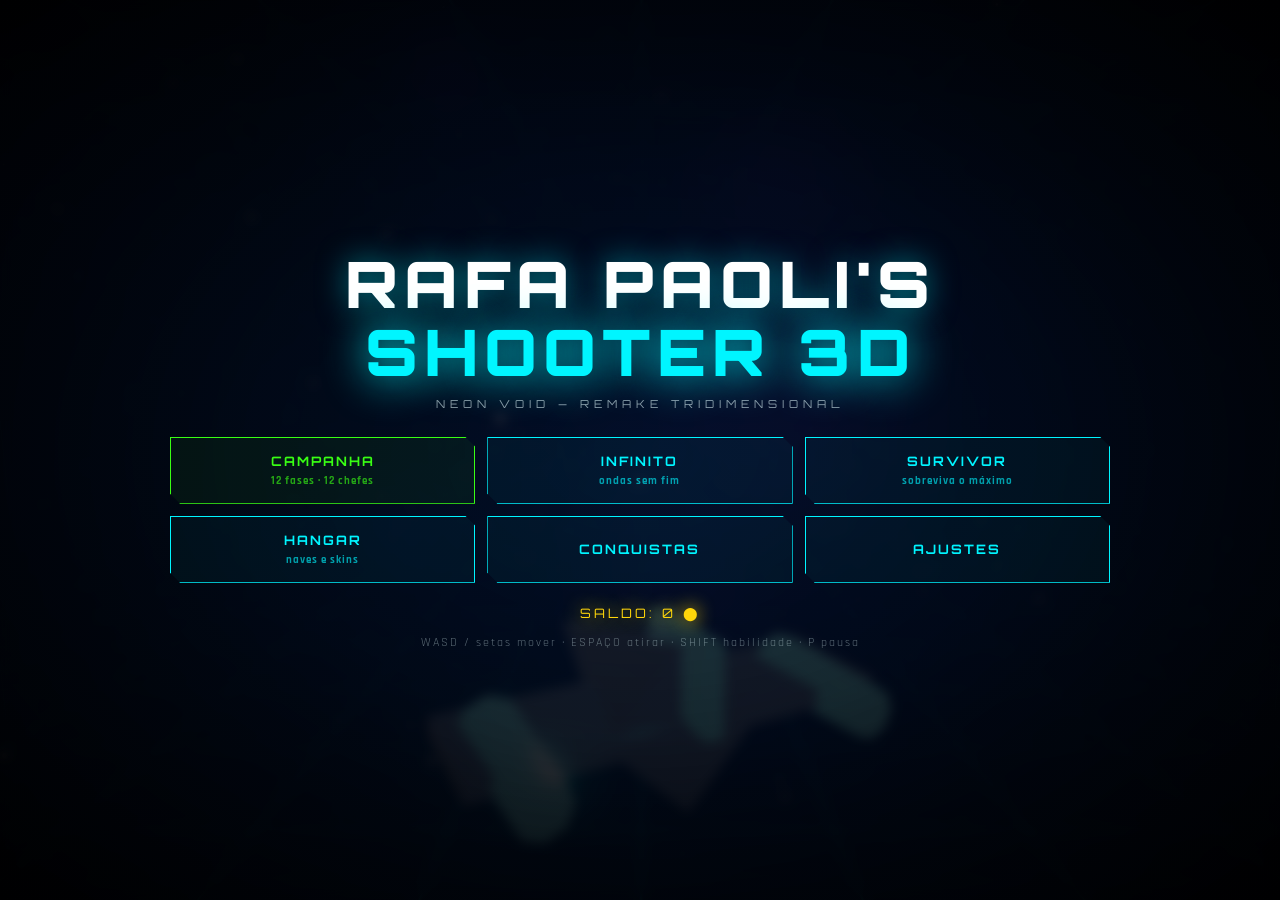
<file: 3d/index.html>
<!DOCTYPE html>
<html lang="pt-BR">
<head>
<meta charset="UTF-8">
<meta name="viewport" content="width=device-width, initial-scale=1.0, user-scalable=no">
<meta name="theme-color" content="#020817">
<title>Rafa Paoli's Shooter 3D — Neon Void</title>
<link rel="preconnect" href="https://fonts.googleapis.com">
<link href="https://fonts.googleapis.com/css2?family=Orbitron:wght@400;700;900&family=Rajdhani:wght@300;400;600&display=swap" rel="stylesheet">
<link rel="stylesheet" href="css/style.css">
<script type="importmap">
{
  "imports": {
    "three": "./vendor/three.module.js",
    "three/addons/": "./vendor/addons/"
  }
}
</script>
</head>
<body>

<canvas id="gl"></canvas>
<div id="vignette"></div>
<div id="flash"></div>

<!-- ═══════════ HUD ═══════════ -->
<div id="hud" class="hidden">
  <div class="hud-top">
    <div class="hud-block">
      <div class="hud-label">CASCO</div>
      <div id="hud-lives" class="hud-lives"></div>
    </div>
    <div class="hud-block">
      <div class="hud-label">PONTOS</div>
      <div id="hud-score" class="hud-value">0</div>
    </div>
    <div class="hud-block">
      <div class="hud-label">MOEDAS</div>
      <div id="hud-coins" class="hud-value gold">0</div>
    </div>
    <div class="hud-block">
      <div class="hud-label" id="hud-mode-label">FASE</div>
      <div id="hud-mode" class="hud-value cyan">1</div>
    </div>
    <div class="hud-block">
      <div class="hud-label">COMBO</div>
      <div id="hud-combo" class="hud-value pink">×1</div>
    </div>
  </div>

  <div class="hud-left">
    <div id="hud-buffs" class="buffs"></div>
  </div>

  <div class="hud-bottom">
    <div class="xp-row">
      <span id="hud-level" class="lvl">LV 1</span>
      <div class="xp-bar"><div id="hud-xp" class="xp-fill"></div></div>
    </div>
    <div class="ability-row">
      <div id="hud-ability" class="ability">
        <div id="hud-ability-fill" class="ability-fill"></div>
        <span id="hud-ability-name">HABILIDADE</span>
        <span class="key">SHIFT</span>
      </div>
      <div id="hud-wave" class="wave-info"></div>
    </div>
  </div>

  <div id="boss-bar" class="boss-bar hidden">
    <div class="boss-name"><span id="boss-name"></span><small id="boss-sub"></small></div>
    <div class="boss-track"><div id="boss-fill" class="boss-fill"></div></div>
  </div>

  <div id="banner" class="banner hidden"><h2 id="banner-title"></h2><p id="banner-sub"></p></div>
  <div id="toasts" class="toasts"></div>
  <div id="fps" class="fps hidden"></div>
</div>

<!-- ═══════════ OVERLAYS ═══════════ -->
<div id="overlay" class="overlay hidden">
  <div id="screen-main" class="screen">
    <h1 class="title">RAFA PAOLI'S<br><span>SHOOTER 3D</span></h1>
    <p class="subtitle">NEON VOID — REMAKE TRIDIMENSIONAL</p>
    <div class="menu-grid">
      <button class="btn primary" data-act="campaign">CAMPANHA <small>12 fases · 12 chefes</small></button>
      <button class="btn" data-act="infinite">INFINITO <small>ondas sem fim</small></button>
      <button class="btn" data-act="survivor">SURVIVOR <small>sobreviva o máximo</small></button>
      <button class="btn" data-act="hangar">HANGAR <small>naves e skins</small></button>
      <button class="btn" data-act="achievements">CONQUISTAS</button>
      <button class="btn" data-act="settings">AJUSTES</button>
    </div>
    <div class="coin-bar">SALDO: <span id="main-coins">0</span> ⬤</div>
    <p class="hint">WASD / setas mover · ESPAÇO atirar · SHIFT habilidade · P pausa</p>
  </div>

  <div id="screen-char" class="screen hidden">
    <h2 class="head">SELECIONE A NAVE</h2>
    <div id="char-list" class="card-grid"></div>
    <h2 class="head">SKINS</h2>
    <div id="skin-list" class="chip-grid"></div>
    <div class="row">
      <button class="btn" data-act="back">VOLTAR</button>
      <button class="btn primary" data-act="to-diff">CONFIRMAR</button>
    </div>
  </div>

  <div id="screen-diff" class="screen hidden">
    <h2 class="head">DIFICULDADE</h2>
    <div id="diff-list" class="card-grid"></div>
    <div class="row"><button class="btn" data-act="back-char">VOLTAR</button></div>
  </div>

  <div id="screen-ach" class="screen hidden">
    <h2 class="head">CONQUISTAS</h2>
    <div id="ach-list" class="ach-grid"></div>
    <div class="row"><button class="btn" data-act="back">VOLTAR</button></div>
  </div>

  <div id="screen-settings" class="screen hidden">
    <h2 class="head">AJUSTES</h2>
    <div class="settings">
      <label class="setting"><span>VOLUME</span><input id="set-vol" type="range" min="0" max="1" step="0.05"></label>
      <label class="setting"><span>EFEITOS SONOROS</span><input id="set-sfx" type="checkbox"></label>
      <label class="setting"><span>MÚSICA</span><input id="set-music" type="checkbox"></label>
      <label class="setting"><span>BLOOM (BRILHO)</span><input id="set-bloom" type="checkbox"></label>
      <label class="setting"><span>QUALIDADE</span>
        <select id="set-quality"><option value="low">BAIXA</option><option value="medium">MÉDIA</option><option value="high">ALTA</option></select>
      </label>
      <label class="setting"><span>MOSTRAR FPS</span><input id="set-fps" type="checkbox"></label>
    </div>
    <div class="row">
      <button class="btn danger" data-act="reset">APAGAR PROGRESSO</button>
      <button class="btn" data-act="back">VOLTAR</button>
    </div>
  </div>

  <div id="screen-pause" class="screen hidden">
    <h2 class="head">PAUSADO</h2>
    <div id="pause-stats" class="stat-list"></div>
    <div class="menu-grid narrow">
      <button class="btn primary" data-act="resume">CONTINUAR</button>
      <button class="btn" data-act="restart">REINICIAR</button>
      <button class="btn danger" data-act="quit">SAIR PRO MENU</button>
    </div>
  </div>

  <div id="screen-levelup" class="screen hidden">
    <h2 class="head lvl-head">NÍVEL <span id="lvl-num">2</span></h2>
    <p class="subtitle">ESCOLHA UM APRIMORAMENTO</p>
    <div id="lvl-cards" class="card-grid"></div>
  </div>

  <div id="screen-over" class="screen hidden">
    <h2 id="over-title" class="head danger-text">MISSÃO FALHOU</h2>
    <div id="over-stats" class="stat-list"></div>
    <div class="menu-grid narrow">
      <button class="btn primary" data-act="restart">TENTAR DE NOVO</button>
      <button class="btn" data-act="quit">MENU PRINCIPAL</button>
    </div>
  </div>
</div>

<div id="loading" class="loading"><div class="ring"></div><p>CARREGANDO O VAZIO…</p></div>

<script type="module" src="js/main.js"></script>
</body>
</html>
</file>
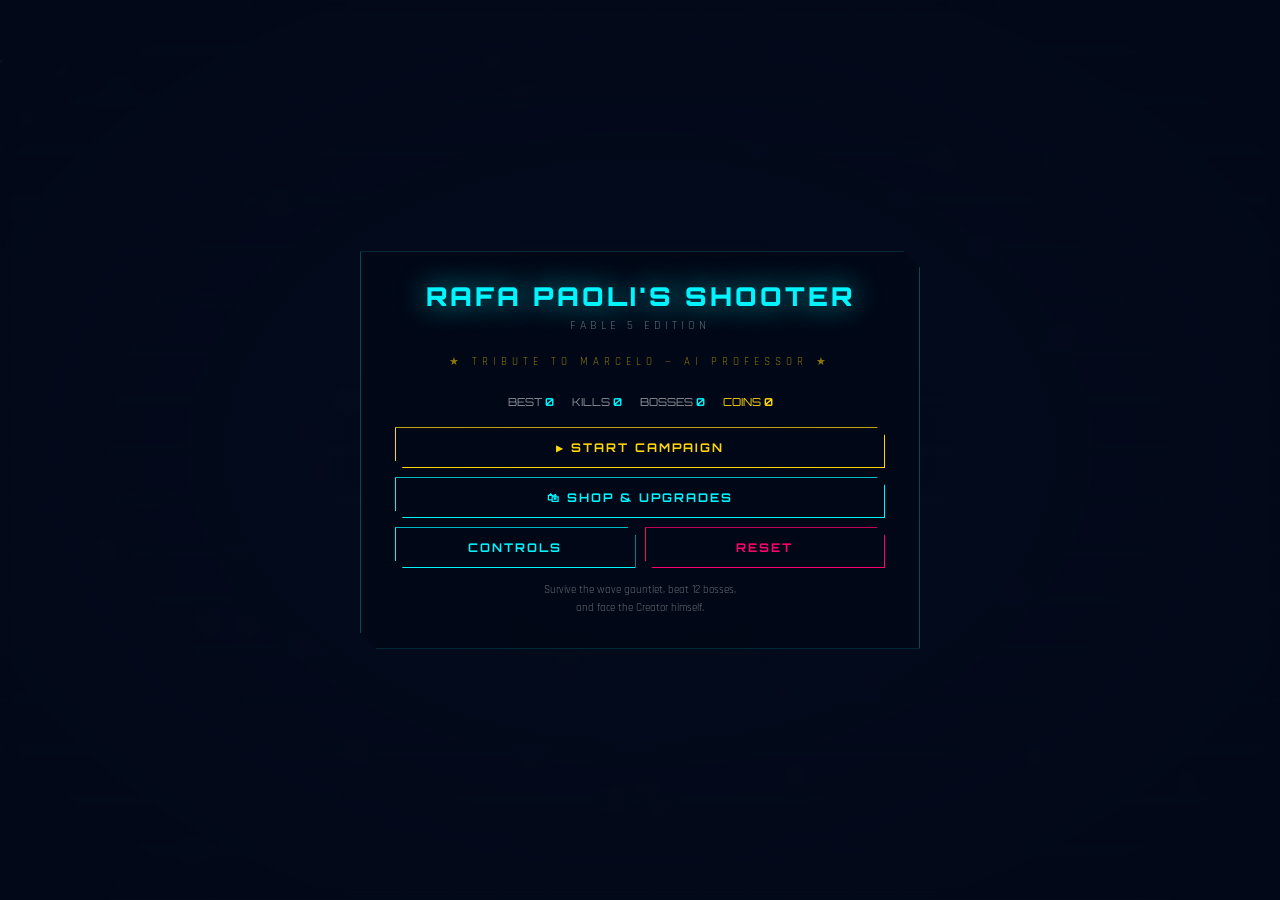
<file: fable5/index.html>
<!DOCTYPE html>
<html lang="pt-BR">
<head>
<meta charset="UTF-8">
<meta name="viewport" content="width=device-width, initial-scale=1.0, user-scalable=no">
<meta name="theme-color" content="#020817">
<title>Rafa Paoli's Shooter — Fable 5 Edition</title>
<link href="https://fonts.googleapis.com/css2?family=Orbitron:wght@400;700;900&family=Rajdhani:wght@300;400;600;700&display=swap" rel="stylesheet">
<style>
  :root{
    --cyan:#00f5ff; --cyan2:#00b4d8; --gold:#ffd60a; --green:#39ff14;
    --pink:#ff006e; --purple:#7b2fff; --dark:#020817; --panel:rgba(2,8,23,0.92);
  }
  *{box-sizing:border-box;margin:0;padding:0;-webkit-tap-highlight-color:transparent;}
  html,body{height:100%;overflow:hidden;background:var(--dark);font-family:'Rajdhani',sans-serif;color:#e0f7fa;touch-action:none;}
  canvas{display:block;}
  #game{position:fixed;inset:0;z-index:1;}

  /* ── overlays ── */
  .overlay{position:fixed;inset:0;z-index:10;display:none;align-items:center;justify-content:center;
    flex-direction:column;padding:24px;overflow-y:auto;background:radial-gradient(ellipse at center,rgba(8,16,40,.4),rgba(2,8,23,.86));backdrop-filter:blur(8px);}
  .overlay.active{display:flex;animation:fade .3s ease;}
  @keyframes fade{from{opacity:0}to{opacity:1}}
  .panel{background:var(--panel);border:1px solid rgba(0,245,255,.28);padding:30px 34px;max-width:560px;width:100%;
    clip-path:polygon(0 0,calc(100% - 16px) 0,100% 16px,100% 100%,16px 100%,0 calc(100% - 16px));
    box-shadow:0 0 40px rgba(0,245,255,.12);}
  h1{font-family:'Orbitron',monospace;font-weight:900;color:var(--cyan);text-shadow:0 0 28px rgba(0,245,255,.7);
    letter-spacing:3px;text-transform:uppercase;font-size:26px;line-height:1.15;}
  h2{font-family:'Orbitron',monospace;color:var(--cyan);letter-spacing:2px;font-size:15px;margin-bottom:12px;text-transform:uppercase;}
  .sub{font-size:12px;letter-spacing:4px;color:rgba(224,247,250,.4);text-transform:uppercase;margin:6px 0 22px;}
  .tribute{font-size:11px;letter-spacing:5px;color:rgba(255,214,10,.55);text-transform:uppercase;margin-bottom:26px;}

  button,.btn{display:block;width:100%;padding:12px 18px;margin-top:9px;font-family:'Orbitron',monospace;
    font-size:12px;font-weight:700;letter-spacing:2px;text-transform:uppercase;background:transparent;
    border:1px solid var(--cyan);color:var(--cyan);cursor:pointer;position:relative;overflow:hidden;transition:.15s;
    clip-path:polygon(0 0,calc(100% - 8px) 0,100% 8px,100% 100%,8px 100%,0 calc(100% - 8px));}
  button:hover,.btn:hover{background:rgba(0,245,255,.12);box-shadow:0 0 18px rgba(0,245,255,.4);transform:translateY(-1px);}
  button:active{transform:translateY(0);}
  .btn-gold{border-color:var(--gold);color:var(--gold);}.btn-gold:hover{background:rgba(255,214,10,.12);box-shadow:0 0 18px rgba(255,214,10,.4);}
  .btn-green{border-color:var(--green);color:var(--green);}.btn-green:hover{background:rgba(57,255,20,.12);}
  .btn-pink{border-color:var(--pink);color:var(--pink);}.btn-pink:hover{background:rgba(255,0,110,.12);}
  .row{display:flex;gap:9px;}.row button{margin-top:9px;}

  .coinsTop{font-family:'Orbitron',monospace;color:var(--gold);font-size:15px;font-weight:700;margin-bottom:16px;}
  .stats{display:flex;gap:18px;justify-content:center;font-family:'Orbitron',monospace;font-size:11px;color:rgba(255,255,255,.55);margin-bottom:18px;flex-wrap:wrap;}
  .stats b{color:var(--cyan);}

  /* char grid */
  .grid{display:grid;grid-template-columns:1fr 1fr;gap:10px;margin:8px 0 4px;}
  .card{border:1px solid rgba(0,245,255,.22);padding:12px;cursor:pointer;transition:.15s;position:relative;background:rgba(0,20,40,.3);
    clip-path:polygon(0 0,calc(100% - 8px) 0,100% 8px,100% 100%,8px 100%,0 calc(100% - 8px));}
  .card:hover{border-color:var(--cyan);background:rgba(0,40,70,.4);}
  .card.sel{border-color:var(--gold);box-shadow:0 0 16px rgba(255,214,10,.4);background:rgba(40,30,0,.4);}
  .card.locked{opacity:.5;}
  .card .cn{font-family:'Orbitron',monospace;font-size:12px;font-weight:700;color:#fff;letter-spacing:1px;}
  .card .ca{font-size:11px;color:rgba(0,245,255,.75);margin-top:4px;line-height:1.3;}
  .card .cp{position:absolute;top:8px;right:10px;font-family:'Orbitron',monospace;font-size:10px;color:var(--gold);}
  .card .cstats{font-size:9px;color:rgba(255,255,255,.4);margin-top:5px;font-family:'Orbitron',monospace;letter-spacing:1px;}

  .shopItem{display:flex;justify-content:space-between;align-items:center;border:1px solid rgba(0,245,255,.18);
    padding:10px 12px;margin-bottom:8px;background:rgba(0,20,40,.25);}
  .shopItem .si-l{text-align:left;}
  .shopItem .si-n{font-family:'Orbitron',monospace;font-size:12px;color:#fff;}
  .shopItem .si-d{font-size:11px;color:rgba(255,255,255,.5);}
  .shopItem .si-lv{font-family:'Orbitron',monospace;font-size:10px;color:var(--green);}
  .shopItem button{width:auto;margin:0;padding:8px 14px;font-size:10px;}
  .scrollbox{max-height:46vh;overflow-y:auto;margin:6px 0 12px;padding-right:4px;}
  .scrollbox::-webkit-scrollbar{width:5px;}.scrollbox::-webkit-scrollbar-thumb{background:rgba(0,245,255,.3);}

  /* ── HUD ── */
  #hud{position:fixed;inset:0;z-index:5;pointer-events:none;font-family:'Orbitron',monospace;display:none;}
  #hud.on{display:block;}
  .hudTop{position:absolute;top:0;left:0;right:0;display:flex;align-items:center;gap:18px;padding:10px 16px;
    background:linear-gradient(180deg,rgba(2,8,23,.8),transparent);}
  .hseg{display:flex;flex-direction:column;}
  .hlbl{font-size:8px;letter-spacing:2px;color:rgba(255,255,255,.4);}
  .hval{font-size:16px;font-weight:700;color:var(--cyan);text-shadow:0 0 10px rgba(0,245,255,.5);}
  #hudLives{display:flex;gap:4px;margin-top:2px;}
  .heart{width:14px;height:14px;background:var(--pink);clip-path:polygon(50% 100%,0 35%,20% 0,50% 25%,80% 0,100% 35%);box-shadow:0 0 6px var(--pink);}
  #hudCoins{color:var(--gold);text-shadow:0 0 10px rgba(255,214,10,.5);}
  #abilWrap{margin-left:auto;text-align:right;}
  #abilName{font-size:9px;color:rgba(255,255,255,.5);letter-spacing:1px;}
  #abilBar{width:120px;height:7px;background:rgba(255,255,255,.12);margin-top:3px;overflow:hidden;border:1px solid rgba(0,245,255,.2);}
  #abilFill{height:100%;width:0%;background:linear-gradient(90deg,var(--purple),var(--cyan));box-shadow:0 0 8px var(--cyan);transition:width .1s;}
  #abilFill.ready{background:linear-gradient(90deg,var(--green),var(--cyan));animation:pulse 1s infinite;}
  @keyframes pulse{0%,100%{opacity:1}50%{opacity:.55}}

  #bossBar{position:fixed;top:58px;left:50%;transform:translateX(-50%);width:min(640px,86vw);z-index:6;display:none;text-align:center;}
  #bossName{font-family:'Orbitron',monospace;font-size:13px;color:var(--pink);letter-spacing:3px;text-shadow:0 0 12px var(--pink);margin-bottom:4px;}
  #bossTrack{height:10px;background:rgba(255,255,255,.1);border:1px solid rgba(255,0,110,.4);overflow:hidden;}
  #bossFill{height:100%;width:100%;background:linear-gradient(90deg,#ff006e,#ff6600);box-shadow:0 0 12px var(--pink);transition:width .15s;}

  #combo{position:fixed;top:50%;right:24px;transform:translateY(-50%);z-index:6;font-family:'Orbitron',monospace;
    text-align:right;pointer-events:none;opacity:0;transition:opacity .2s;}
  #comboX{font-size:34px;font-weight:900;color:var(--gold);text-shadow:0 0 18px var(--gold);}
  #comboL{font-size:10px;letter-spacing:2px;color:rgba(255,255,255,.5);}

  #announce{position:fixed;top:34%;left:50%;transform:translateX(-50%);z-index:7;font-family:'Orbitron',monospace;
    font-weight:900;text-transform:uppercase;letter-spacing:3px;text-align:center;pointer-events:none;opacity:0;}
  #announce.show{animation:ann 1.6s ease forwards;}
  @keyframes ann{0%{opacity:0;transform:translate(-50%,10px) scale(.8)}15%{opacity:1;transform:translate(-50%,0) scale(1)}80%{opacity:1}100%{opacity:0;transform:translate(-50%,-14px) scale(1.04)}}

  /* touch controls */
  #touch{position:fixed;inset:0;z-index:8;display:none;pointer-events:none;}
  #touch.on{display:block;}
  #abilBtn{position:absolute;right:22px;bottom:30px;width:84px;height:84px;border-radius:50%;
    border:2px solid var(--purple);background:rgba(123,47,255,.18);color:#fff;font-family:'Orbitron';font-size:11px;
    display:flex;align-items:center;justify-content:center;pointer-events:auto;box-shadow:0 0 18px rgba(123,47,255,.5);}
  #pauseBtn{position:absolute;right:18px;top:14px;width:40px;height:40px;border-radius:8px;border:1px solid rgba(0,245,255,.4);
    background:rgba(2,8,23,.6);color:var(--cyan);pointer-events:auto;font-size:16px;display:flex;align-items:center;justify-content:center;}

  .hint{font-size:11px;color:rgba(255,255,255,.4);margin-top:14px;line-height:1.6;text-align:center;}
  .badge{display:inline-block;background:var(--gold);color:#000;font-family:'Orbitron';font-size:10px;font-weight:700;
    padding:4px 10px;letter-spacing:1px;margin:8px 0;}
  .vic h1{color:var(--gold);text-shadow:0 0 30px var(--gold);}
</style>
</head>
<body>
<canvas id="game"></canvas>

<!-- HUD -->
<div id="hud">
  <div class="hudTop">
    <div class="hseg"><span class="hlbl">SCORE</span><span class="hval" id="hudScore">0</span></div>
    <div class="hseg"><span class="hlbl">WAVE</span><span class="hval" id="hudWave">1</span></div>
    <div class="hseg"><span class="hlbl">LIVES</span><div id="hudLives"></div></div>
    <div class="hseg"><span class="hlbl">COINS</span><span class="hval" id="hudCoins">0</span></div>
    <div id="abilWrap"><div id="abilName">ABILITY</div><div id="abilBar"><div id="abilFill"></div></div></div>
  </div>
</div>
<div id="bossBar"><div id="bossName"></div><div id="bossTrack"><div id="bossFill"></div></div></div>
<div id="combo"><div id="comboX">x0</div><div id="comboL">COMBO</div></div>
<div id="announce"></div>

<!-- touch -->
<div id="touch">
  <div id="pauseBtn">⏸</div>
  <div id="abilBtn">ULT</div>
</div>

<!-- MENU -->
<div id="menu" class="overlay active">
  <div class="panel" style="text-align:center;">
    <h1>RAFA PAOLI'S SHOOTER</h1>
    <div class="sub">Fable 5 Edition</div>
    <div class="tribute">★ Tribute to Marcelo — AI Professor ★</div>
    <div class="stats">
      <span>BEST <b id="mBest">0</b></span>
      <span>KILLS <b id="mKills">0</b></span>
      <span>BOSSES <b id="mBosses">0</b></span>
      <span style="color:var(--gold)">COINS <b id="mCoins" style="color:var(--gold)">0</b></span>
    </div>
    <button class="btn-gold" onclick="UI.charselect()">▶ START CAMPAIGN</button>
    <button onclick="UI.shop()">🛍 SHOP &amp; UPGRADES</button>
    <div class="row">
      <button onclick="UI.show('howto')">CONTROLS</button>
      <button class="btn-pink" onclick="UI.resetConfirm()">RESET</button>
    </div>
    <div class="hint">Survive the wave gauntlet, beat 12 bosses,<br>and face the Creator himself.</div>
  </div>
</div>

<!-- CHAR SELECT -->
<div id="charselect" class="overlay">
  <div class="panel">
    <h1 style="font-size:20px;">SELECT PILOT</h1>
    <div class="coinsTop">🪙 <span id="csCoins">0</span> COINS</div>
    <div class="grid" id="charGrid"></div>
    <button class="btn-green" id="confirmBtn" onclick="UI.startGame()" style="margin-top:14px;">✓ LAUNCH</button>
    <button onclick="UI.show('menu')">← BACK</button>
  </div>
</div>

<!-- SHOP -->
<div id="shop" class="overlay">
  <div class="panel">
    <h1 style="font-size:20px;">UPGRADES</h1>
    <div class="coinsTop">🪙 <span id="shopCoins">0</span> COINS</div>
    <div class="scrollbox" id="shopList"></div>
    <button onclick="UI.show('menu')">← BACK</button>
  </div>
</div>

<!-- HOW TO -->
<div id="howto" class="overlay">
  <div class="panel">
    <h1 style="font-size:20px;">CONTROLS</h1>
    <div style="text-align:left;font-size:14px;line-height:2;margin:14px 0;">
      <b style="color:var(--cyan)">⬅➡⬆⬇ / WASD</b> — Move ship<br>
      <b style="color:var(--cyan)">Auto-fire</b> — You fire continuously<br>
      <b style="color:var(--cyan)">SPACE</b> — Unleash your ULTIMATE ability<br>
      <b style="color:var(--cyan)">P / ESC</b> — Pause<br>
      <b style="color:var(--gold)">Mobile</b> — Drag to move, tap ULT button<br>
    </div>
    <div class="hint">Chain kills fast to build your combo multiplier.<br>Collect power-ups and coins dropped by enemies.</div>
    <button onclick="UI.show('menu')">← BACK</button>
  </div>
</div>

<!-- PAUSE -->
<div id="pause" class="overlay">
  <div class="panel" style="text-align:center;">
    <h1>PAUSED</h1>
    <button class="btn-green" onclick="UI.resume()">▶ RESUME</button>
    <button onclick="UI.quitToMenu()">⌂ QUIT TO MENU</button>
  </div>
</div>

<!-- GAME OVER -->
<div id="gameover" class="overlay">
  <div class="panel" style="text-align:center;">
    <h1 style="color:var(--pink);text-shadow:0 0 28px var(--pink);">GAME OVER</h1>
    <div id="goBadge" class="badge" style="display:none;">★ NEW HIGH SCORE ★</div>
    <div class="stats" style="margin-top:14px;">
      <span>SCORE <b id="goScore">0</b></span>
      <span>WAVE <b id="goWave">1</b></span>
      <span style="color:var(--gold)">+<b id="goCoins" style="color:var(--gold)">0</b> 🪙</span>
    </div>
    <button class="btn-gold" onclick="UI.startGame()">↻ RETRY</button>
    <button onclick="UI.quitToMenu()">⌂ MENU</button>
  </div>
</div>

<!-- VICTORY -->
<div id="victory" class="overlay">
  <div class="panel vic" style="text-align:center;">
    <h1>VICTORY</h1>
    <div class="sub" style="color:var(--gold)">You defeated the Creator</div>
    <div class="stats" style="margin-top:8px;">
      <span>SCORE <b id="vScore">0</b></span>
      <span style="color:var(--gold)">+<b id="vCoins" style="color:var(--gold)">0</b> 🪙</span>
    </div>
    <div class="hint">Marcelo would be proud. 🎓</div>
    <button class="btn-gold" onclick="UI.quitToMenu()">⌂ MENU</button>
  </div>
</div>

<script>
"use strict";
/* ============================================================================
   RAFA PAOLI'S SHOOTER — FABLE 5 EDITION
   A from-scratch remake. Single file, no build, no deps. Pure canvas + WebAudio.
   ========================================================================== */

const cv = document.getElementById('game');
const ctx = cv.getContext('2d');
let W = 0, H = 0, DPR = 1;
function resize(){
  DPR = Math.min(window.devicePixelRatio || 1, 2);
  W = window.innerWidth; H = window.innerHeight;
  cv.width = W * DPR; cv.height = H * DPR;
  cv.style.width = W + 'px'; cv.style.height = H + 'px';
  ctx.setTransform(DPR, 0, 0, DPR, 0, 0);
}
window.addEventListener('resize', resize); resize();

const rand = (a, b) => a + Math.random() * (b - a);
const randInt = (a, b) => Math.floor(rand(a, b + 1));
const clamp = (v, a, b) => v < a ? a : v > b ? b : v;
const dist = (x1, y1, x2, y2) => Math.hypot(x1 - x2, y1 - y2);
const pick = arr => arr[Math.floor(Math.random() * arr.length)];

/* ───────────────────────── PERSISTENCE ───────────────────────── */
const SAVE_KEY = 'rps_fable5_save';
const DEF_SAVE = {
  coins: 0, best: 0, totalKills: 0, totalBosses: 0,
  unlocked: { marcelo: true },
  upg: { dmg: 0, fire: 0, life: 0, speed: 0, magnet: 0, cdr: 0 }
};
let Save = load();
function load(){
  try { const s = JSON.parse(localStorage.getItem(SAVE_KEY));
    if (!s) return structuredClone(DEF_SAVE);
    return Object.assign(structuredClone(DEF_SAVE), s,
      { unlocked: Object.assign({ marcelo: true }, s.unlocked),
        upg: Object.assign({}, DEF_SAVE.upg, s.upg) });
  } catch(e){ return structuredClone(DEF_SAVE); }
}
function persist(){ try { localStorage.setItem(SAVE_KEY, JSON.stringify(Save)); } catch(e){} }

/* ───────────────────────── AUDIO (synth) ───────────────────────── */
const Audio2 = (() => {
  let ac = null, master = null, muted = false;
  function ensure(){
    if (ac) return;
    try {
      ac = new (window.AudioContext || window.webkitAudioContext)();
      master = ac.createGain(); master.gain.value = 0.28; master.connect(ac.destination);
    } catch(e){ ac = null; }
  }
  function tone(freq, dur, type='square', vol=1, slide=0){
    if (!ac || muted) return;
    const o = ac.createOsc ? ac.createOsc() : ac.createOscillator();
    const g = ac.createGain();
    o.type = type; o.frequency.value = freq;
    if (slide) o.frequency.exponentialRampToValueAtTime(Math.max(40, freq + slide), ac.currentTime + dur);
    g.gain.value = 0.0001;
    g.gain.exponentialRampToValueAtTime(vol, ac.currentTime + 0.01);
    g.gain.exponentialRampToValueAtTime(0.0001, ac.currentTime + dur);
    o.connect(g); g.connect(master); o.start(); o.stop(ac.currentTime + dur + 0.02);
  }
  function noise(dur, vol=0.4){
    if (!ac || muted) return;
    const n = ac.createBufferSource();
    const buf = ac.createBuffer(1, ac.sampleRate * dur, ac.sampleRate);
    const d = buf.getChannelData(0);
    for (let i = 0; i < d.length; i++) d[i] = (Math.random() * 2 - 1) * (1 - i / d.length);
    n.buffer = buf;
    const g = ac.createGain(); g.gain.value = vol;
    g.gain.exponentialRampToValueAtTime(0.0001, ac.currentTime + dur);
    const f = ac.createBiquadFilter(); f.type = 'lowpass'; f.frequency.value = 1400;
    n.connect(f); f.connect(g); g.connect(master); n.start();
  }
  return {
    resume(){ ensure(); if (ac && ac.state === 'suspended') ac.resume(); },
    shoot(){ tone(rand(820,900), 0.06, 'square', 0.18, -300); },
    hit(){ tone(rand(300,360), 0.05, 'triangle', 0.16); },
    explode(){ noise(0.3, 0.5); tone(120, 0.3, 'sawtooth', 0.2, -60); },
    boss(){ tone(70, 0.7, 'sawtooth', 0.3, 30); noise(0.5, 0.3); },
    power(){ tone(660, 0.08, 'sine', 0.25); setTimeout(()=>tone(990,0.1,'sine',0.25),70); },
    coin(){ tone(1200, 0.05, 'square', 0.12); },
    ability(){ tone(440, 0.12, 'sawtooth', 0.25, 400); },
    hurt(){ tone(180, 0.25, 'sawtooth', 0.3, -100); noise(0.2, 0.3); },
    win(){ [523,659,784,1046].forEach((f,i)=>setTimeout(()=>tone(f,0.25,'triangle',0.25),i*140)); },
    lose(){ [400,300,200,140].forEach((f,i)=>setTimeout(()=>tone(f,0.3,'sawtooth',0.25),i*150)); },
  };
})();

/* ───────────────────────── CHARACTERS ───────────────────────── */
const CHARS = [
  { id:'marcelo', name:'MARCELO', sub:'AI MASTER', color:'#00f5ff',
    ability:'Ally Robots — summons 2 helper bots', speed:5.2, cd:380, dmg:1.0, price:0, ult:'allies' },
  { id:'robos', name:'ROBOS', sub:'TECH SQUAD', color:'#39ff14',
    ability:'Triple Formation — 3-way spread for 6s', speed:5.2, cd:360, dmg:1.0, price:300, ult:'spread' },
  { id:'felipe', name:'FELIPE', sub:'THE SWIFT', color:'#ffd60a',
    ability:'Turbo — +60% speed & rapid fire 5s', speed:6.6, cd:300, dmg:0.9, price:400, ult:'turbo' },
  { id:'takeshi', name:'TAKESHI', sub:'NINJA', color:'#ff006e',
    ability:'Shuriken Storm — 16-shot fan burst', speed:5.4, cd:420, dmg:1.4, price:600, ult:'shuriken' },
  { id:'deepseek', name:'DEEPSEEK', sub:'THE BEAM', color:'#7b2fff',
    ability:'Laser Ray — piercing beam 2.2s', speed:5.0, cd:520, dmg:1.9, price:800, ult:'laser' },
  { id:'omega', name:'OMEGA', sub:'CHAINGUN', color:'#ff6600',
    ability:'Missile Barrage — 8 homing missiles', speed:4.6, cd:240, dmg:0.8, price:500, ult:'missiles' },
  { id:'phantom', name:'PHANTOM', sub:'GHOST', color:'#b57bff',
    ability:'Blink — teleport + 2.4s invincible', speed:6.2, cd:340, dmg:1.2, price:700, ult:'blink' },
  { id:'titan', name:'TITAN', sub:'COLOSSUS', color:'#4488ff',
    ability:'Armor Mode — shield + shockwave 3.5s', speed:3.6, cd:560, dmg:2.6, price:1000, ult:'armor' },
];
const charById = id => CHARS.find(c => c.id === id);

/* ───────────────────────── BOSS GAUNTLET ───────────────────────── */
const BOSSES = [
  { name:'THE GUARDIAN',  sub:'STAR WATCHER',          hp:60,   pattern:'triple',  move:'sine',     color:'#00f5ff', reward:80 },
  { name:'DOUBLE CANNON', sub:'MASTER OF BURSTS',      hp:90,   pattern:'fan',     move:'sine',     color:'#ffaa00', reward:120 },
  { name:'THE VORTEX',    sub:'DIMENSIONAL DEVOUR',    hp:130,  pattern:'circle',  move:'teleport', color:'#7b2fff', reward:160 },
  { name:'ARMORED TANK',  sub:'LIVING FORTRESS',       hp:210,  pattern:'burst',   move:'march',    color:'#4488ff', reward:240 },
  { name:'WORLD DEVOURER',sub:'THE END OF ALL',        hp:300,  pattern:'spiral',  move:'chaotic',  color:'#ff006e', reward:420 },
  { name:'THE INFERNO',   sub:'ETERNAL FLAME',         hp:400,  pattern:'fan',     move:'zigzag',   color:'#ff4400', reward:560 },
  { name:'GIANT GLACIER', sub:'THE ICE AGE',           hp:460,  pattern:'circle',  move:'sine',     color:'#66ddff', reward:680 },
  { name:'CYBER COLOSSUS',sub:'DOMAIN OF THE MACHINE', hp:560,  pattern:'lasers',  move:'march',    color:'#00ff88', reward:820 },
  { name:'STELLAR VOID',  sub:'POINT OF NO RETURN',    hp:660,  pattern:'spiral',  move:'gravity',  color:'#9b30ff', reward:1000 },
  { name:'RAFA PAOLI',    sub:'THE CREATOR',           hp:1000, pattern:'ultimate',move:'adaptive', color:'#ffd60a', reward:2000 },
  { name:'THE AMALGAM',   sub:'CHAOS INCARNATE',       hp:1300, pattern:'amalgam', move:'chaotic',  color:'#ff006e', reward:2600 },
  { name:'GENESIS OMEGA', sub:'TRUE FINAL FORM',       hp:1700, pattern:'genesis', move:'adaptive', color:'#ffffff', reward:4000 },
];

/* ───────────────────────── ENEMY TYPES ───────────────────────── */
const ENEMY_TYPES = {
  scout:   { hp:3,  speed:2.6, color:'#00ff88', r:14, score:10, shoots:false, dive:true },
  fighter: { hp:5,  speed:1.5, color:'#ffaa00', r:16, score:15, shoots:true,  fireRate:1700 },
  bomber:  { hp:9,  speed:1.0, color:'#ff6644', r:20, score:25, shoots:true,  fireRate:2400, spread:true },
  ufo:     { hp:6,  speed:1.8, color:'#b57bff', r:17, score:20, shoots:true,  fireRate:1900, zig:true },
  tank:    { hp:22, speed:0.7, color:'#4488ff', r:24, score:40, shoots:true,  fireRate:2100 },
};

/* ───────────────────────── GAME STATE ───────────────────────── */
const G = {
  state: 'menu',           // menu | playing | paused | gameover | victory
  selectedChar: 'marcelo',
  player: null, char: null,
  bullets: [], eBullets: [], enemies: [], particles: [], powerups: [], coins: [], texts: [], allies: [], missiles: [],
  boss: null, bossIndex: 0,
  wave: 1, score: 0, runCoins: 0, kills: 0,
  combo: 0, comboTimer: 0, comboMult: 1,
  spawnQueue: 0, spawnTimer: 0, interWave: 0,
  trauma: 0, hitstop: 0, flash: 0,
  time: 0, last: 0,
  rapidTimer: 0, ddTimer: 0,
};

/* ───────────────────────── PLAYER ───────────────────────── */
function makePlayer(char){
  const lifeBonus = Save.upg.life;
  return {
    x: W/2, y: H - 120, r: 16, char,
    lives: 3 + lifeBonus, maxLives: 3 + lifeBonus,
    speed: char.speed * (1 + Save.upg.speed * 0.08),
    baseCd: char.cd * (1 - Save.upg.fire * 0.06),
    dmg: char.dmg * (1 + Save.upg.dmg * 0.12),
    fireTimer: 0, iframe: 90, // brief spawn protection
    abilCd: 0, abilMax: 0, abilActive: 0, abilKind: null,
    shield: 0, recoil: 0, muzzle: 0,
  };
}

/* ───────────────────────── BULLETS / FX ───────────────────────── */
function spawnParticles(x, y, color, n, spd=4, life=40){
  for (let i = 0; i < n; i++){
    const a = Math.random() * Math.PI * 2, s = rand(0.4, 1) * spd;
    G.particles.push({ x, y, vx: Math.cos(a)*s, vy: Math.sin(a)*s, life, max: life, color, r: rand(1.5, 3.5) });
  }
}
function floatText(x, y, txt, color, size=16){
  G.texts.push({ x, y, txt, color, size, life: 50, vy: -1.1 });
}
function addTrauma(t){ G.trauma = Math.min(1, G.trauma + t); }

function playerShoot(p){
  Audio2.shoot();
  p.muzzle = 4; p.recoil = 3;
  const dmg = p.dmg * G.comboBonusDmg();
  const spread = (p.abilActive > 0 && p.abilKind === 'spread');
  const baseY = p.y - p.r;
  function shot(angle, dmgMult=1, color=p.char.color, r=4){
    G.bullets.push({ x: p.x, y: baseY, vx: Math.sin(angle)*9, vy: -Math.cos(angle)*9, dmg: dmg*dmgMult, r, color, pierce:0 });
  }
  if (spread){ shot(-0.22); shot(0); shot(0.22); }
  else { shot(0); }
  if (Save.upg.dmg >= 4) {} // (kept simple)
}

/* ───────────────────────── ABILITIES ───────────────────────── */
function useAbility(){
  const p = G.player;
  if (!p || G.state !== 'playing' || p.abilCd > 0 || p.abilActive > 0) return;
  Audio2.ability();
  const k = p.char.ult;
  const cdrMul = 1 - Save.upg.cdr * 0.08;
  p.abilCd = 1; // will be set on end for timed; for instant set below
  switch(k){
    case 'allies':
      G.allies = [];
      for (let i = 0; i < 2; i++) G.allies.push({ x: p.x + (i?60:-60), y: p.y, side: i?1:-1, t: 0, life: 8000, fire: 0 });
      setCooldown(p, 11000 * cdrMul); break;
    case 'spread':
      startActive(p, 'spread', 6000); setCooldown(p, 9000 * cdrMul); break;
    case 'turbo':
      startActive(p, 'turbo', 5000); setCooldown(p, 9000 * cdrMul); break;
    case 'shuriken':
      for (let i = 0; i < 16; i++){ const a = (i/16)*Math.PI*2;
        G.bullets.push({ x:p.x, y:p.y, vx:Math.cos(a)*7, vy:Math.sin(a)*7, dmg:p.dmg*1.2, r:5, color:'#ff006e', pierce:1 }); }
      addTrauma(0.25); setCooldown(p, 8000 * cdrMul); break;
    case 'laser':
      startActive(p, 'laser', 2200); setCooldown(p, 9000 * cdrMul); break;
    case 'missiles':
      for (let i = 0; i < 8; i++){ const a = -Math.PI/2 + rand(-0.9, 0.9);
        G.missiles.push({ x:p.x, y:p.y, vx:Math.cos(a)*3, vy:Math.sin(a)*3, dmg:p.dmg*2, r:5, life:160 }); }
      setCooldown(p, 9000 * cdrMul); break;
    case 'blink':
      p.x = clamp(p.x, 40, W-40); p.y = H * 0.4;
      spawnParticles(p.x, p.y, '#b57bff', 30, 6); p.iframe = 144; // 2.4s
      setCooldown(p, 8000 * cdrMul); break;
    case 'armor':
      p.shield = 1; startActive(p, 'armor', 3500);
      // shockwave
      G.enemies.forEach(e => { e.vy -= 4; e.hp -= p.dmg * 2; });
      spawnParticles(p.x, p.y, '#4488ff', 36, 8); addTrauma(0.3);
      setCooldown(p, 11000 * cdrMul); break;
  }
}
function startActive(p, kind, dur){ p.abilActive = dur; p.abilKind = kind; p.abilMax = dur; }
function setCooldown(p, ms){ if (p.abilActive <= 0){ p.abilCd = ms; p.abilMax = ms; } else { p._pendingCd = ms; } }

G.comboBonusDmg = () => 1 + Math.min(G.comboMult - 1, 4) * 0.05;

/* ───────────────────────── ENEMY SPAWN ───────────────────────── */
function spawnWave(){
  const w = G.wave;
  // boss every 4th wave
  if (w % 4 === 0 && G.bossIndex < BOSSES.length){
    spawnBoss();
    return;
  }
  let pool = ['scout'];
  if (w >= 2) pool.push('fighter');
  if (w >= 3) pool.push('ufo');
  if (w >= 5) pool.push('bomber');
  if (w >= 7) pool.push('tank');
  G.spawnQueue = 6 + w * 2;
  G.spawnTimer = 0;
  G._pool = pool;
}
function spawnOneEnemy(){
  const t = pick(G._pool);
  const base = ENEMY_TYPES[t];
  const hpScale = 1 + (G.wave - 1) * 0.12;
  G.enemies.push({
    type: t, ...base, hp: Math.ceil(base.hp * hpScale), maxHp: Math.ceil(base.hp * hpScale),
    x: rand(40, W-40), y: -30, r: base.r, color: base.color,
    vx: 0, vy: base.speed, fireTimer: rand(400, base.fireRate||2000),
    phase: Math.random()*Math.PI*2, flash: 0, score: base.score,
  });
}
function spawnBoss(){
  const def = BOSSES[G.bossIndex];
  const hpScale = 1; // bosses already tuned
  G.boss = {
    ...def, hp: def.hp, maxHp: def.hp, x: W/2, y: 120, r: 46,
    t: 0, fireTimer: 0, moveT: rand(0,Math.PI*2), flash: 0, dir: 1, tpTimer: 0, angleAcc: 0,
  };
  Audio2.boss(); addTrauma(0.5);
  document.getElementById('bossBar').style.display = 'block';
  document.getElementById('bossName').textContent = def.name + ' — ' + def.sub;
  announce(def.name, def.color);
}

/* ───────────────────────── COMBO / SCORE ───────────────────────── */
function addCombo(){
  G.combo++;
  G.comboTimer = 2500;
  G.comboMult = Math.min(5, 1 + G.combo * 0.25);
  const el = document.getElementById('combo');
  if (G.combo >= 2){
    el.style.opacity = '1';
    document.getElementById('comboX').textContent = 'x' + G.comboMult.toFixed(1);
  }
}
function multiKillAnnounce(n){
  const map = { 3:'TRIPLE KILL', 5:'MEGA KILL', 8:'ULTRA KILL', 12:'GODLIKE' };
  if (map[n]) announce(map[n], '#ffd60a');
}
function gainScore(amt){
  const s = Math.round(amt * G.comboMult);
  G.score += s;
  return s;
}
function gainCoins(amt){
  const c = Math.round(amt);
  G.runCoins += c; Save.coins += c;
}

/* ───────────────────────── KILL ENEMY ───────────────────────── */
let frameKills = 0;
function killEnemy(e){
  spawnParticles(e.x, e.y, e.color, 14, 5);
  Audio2.explode(); addTrauma(0.12);
  const sc = gainScore(e.score);
  floatText(e.x, e.y, '+' + sc, '#fff', 14);
  addCombo();
  G.kills++; Save.totalKills++; frameKills++;
  multiKillAnnounce(frameKills);
  // drops
  if (Math.random() < 0.14 + Save.upg.magnet*0.0) maybeDropPower(e.x, e.y);
  const coinN = randInt(1, 3);
  for (let i = 0; i < coinN; i++) G.coins.push({ x: e.x+rand(-8,8), y: e.y+rand(-8,8), vx:rand(-1,1), vy:rand(-1,1), r:5, val:1, life:600 });
  const idx = G.enemies.indexOf(e);
  if (idx >= 0) G.enemies.splice(idx, 1);
}
function maybeDropPower(x, y){
  const kinds = ['rapid','shield','nuke','heart','ddmg'];
  const weights = [30, 22, 10, 14, 24];
  let total = weights.reduce((a,b)=>a+b,0), r = Math.random()*total, k = 'rapid';
  for (let i = 0; i < kinds.length; i++){ if ((r -= weights[i]) <= 0){ k = kinds[i]; break; } }
  G.powerups.push({ x, y, vy: 1.4, r: 12, kind: k, t: 0 });
}

/* ───────────────────────── POWERUP COLLECT ───────────────────────── */
const POWER_INFO = {
  rapid:  { color:'#00f5ff', icon:'»' },
  shield: { color:'#39ff14', icon:'◈' },
  nuke:   { color:'#ff006e', icon:'☢' },
  heart:  { color:'#ff4488', icon:'♥' },
  ddmg:   { color:'#ffd60a', icon:'×2' },
};
function collectPower(pu){
  Audio2.power();
  const p = G.player;
  switch(pu.kind){
    case 'rapid': G.rapidTimer = 6000; floatText(p.x, p.y-30, 'RAPID FIRE', '#00f5ff'); break;
    case 'shield': p.shield = 1; floatText(p.x, p.y-30, 'SHIELD', '#39ff14'); break;
    case 'nuke':
      floatText(p.x, p.y-30, 'NUKE', '#ff006e'); addTrauma(0.6); G.flash = 1;
      G.enemies.slice().forEach(e => { e.hp -= 50; spawnParticles(e.x,e.y,e.color,6,4); });
      G.eBullets = []; Audio2.explode(); break;
    case 'heart':
      if (p.lives < p.maxLives + 2){ p.lives++; floatText(p.x, p.y-30, '+1 LIFE', '#ff4488'); }
      else { gainCoins(50); floatText(p.x, p.y-30, '+50 🪙', '#ffd60a'); } break;
    case 'ddmg': G.ddTimer = 8000; floatText(p.x, p.y-30, 'DOUBLE DMG', '#ffd60a'); break;
  }
}

/* ───────────────────────── ANNOUNCE ───────────────────────── */
let _annTimer = null;
function announce(txt, color){
  const el = document.getElementById('announce');
  el.textContent = txt; el.style.color = color; el.style.textShadow = '0 0 22px ' + color;
  el.style.fontSize = (txt.length > 12 ? 26 : 34) + 'px';
  el.classList.remove('show'); void el.offsetWidth; el.classList.add('show');
}

/* ───────────────────────── PLAYER HURT ───────────────────────── */
function hurtPlayer(){
  const p = G.player;
  if (p.iframe > 0 || G.state !== 'playing') return;
  if (p.shield > 0 || (p.abilActive > 0 && p.abilKind === 'armor')){
    p.shield = 0; spawnParticles(p.x, p.y, '#39ff14', 20, 6); Audio2.hit();
    p.iframe = 40; addTrauma(0.2); return;
  }
  p.lives--; p.iframe = 100; Audio2.hurt(); addTrauma(0.5); G.flash = 0.6;
  G.combo = 0; G.comboMult = 1; document.getElementById('combo').style.opacity = '0';
  spawnParticles(p.x, p.y, '#ff006e', 24, 7);
  if (p.lives <= 0) endGame(false);
}

/* ───────────────────────── END / VICTORY ───────────────────────── */
function endGame(won){
  if (G.state !== 'playing') return;
  G.state = won ? 'victory' : 'gameover';
  document.getElementById('hud').classList.remove('on');
  document.getElementById('touch').classList.remove('on');
  document.getElementById('bossBar').style.display = 'none';
  // bonus coins
  const bonus = Math.floor(G.score / 50);
  gainCoins(bonus);
  let newBest = false;
  if (G.score > Save.best){ Save.best = G.score; newBest = true; }
  persist();
  if (won){
    Audio2.win();
    document.getElementById('vScore').textContent = G.score.toLocaleString();
    document.getElementById('vCoins').textContent = (G.runCoins).toLocaleString();
    UI.show('victory');
  } else {
    Audio2.lose();
    document.getElementById('goScore').textContent = G.score.toLocaleString();
    document.getElementById('goWave').textContent = G.wave;
    document.getElementById('goCoins').textContent = G.runCoins.toLocaleString();
    document.getElementById('goBadge').style.display = newBest ? 'inline-block' : 'none';
    UI.show('gameover');
  }
}

/* ───────────────────────── INPUT ───────────────────────── */
const keys = {};
window.addEventListener('keydown', e => {
  if (['ArrowUp','ArrowDown','ArrowLeft','ArrowRight',' '].includes(e.key)) e.preventDefault();
  keys[e.key.toLowerCase()] = true;
  if (e.key === ' ') useAbility();
  if (e.key === 'p' || e.key === 'Escape'){ if (G.state==='playing') UI.pauseGame(); else if (G.state==='paused') UI.resume(); }
  Audio2.resume();
});
window.addEventListener('keyup', e => { keys[e.key.toLowerCase()] = false; });

// touch / pointer drag
let dragId = null, dragDX = 0, dragDY = 0;
cv.addEventListener('pointerdown', e => {
  if (G.state !== 'playing') return;
  Audio2.resume();
  dragId = e.pointerId; dragDX = G.player.x - e.clientX; dragDY = G.player.y - e.clientY;
});
window.addEventListener('pointermove', e => {
  if (dragId === e.pointerId && G.player){ G.player._tx = e.clientX + dragDX; G.player._ty = e.clientY + dragDY; }
});
window.addEventListener('pointerup', e => { if (dragId === e.pointerId){ dragId = null; if (G.player) G.player._tx = G.player._ty = null; } });
document.getElementById('abilBtn').addEventListener('pointerdown', e => { e.stopPropagation(); useAbility(); });
document.getElementById('pauseBtn').addEventListener('pointerdown', e => { e.stopPropagation(); UI.pauseGame(); });

/* ───────────────────────── UPDATE ───────────────────────── */
function update(dt){
  G.time += dt;
  // decay
  G.trauma = Math.max(0, G.trauma - dt * 0.0016);
  if (G.flash > 0) G.flash = Math.max(0, G.flash - dt*0.004);
  if (G.hitstop > 0){ G.hitstop -= dt; return; }
  frameKills = 0;

  const p = G.player;
  if (!p) return;

  // timers (ms based, dt in ms)
  if (p.iframe > 0) p.iframe -= dt/16.67;
  if (p.recoil > 0) p.recoil -= dt/16.67;
  if (p.muzzle > 0) p.muzzle -= dt/16.67;
  if (G.rapidTimer > 0) G.rapidTimer -= dt;
  if (G.ddTimer > 0) G.ddTimer -= dt;
  if (G.comboTimer > 0){ G.comboTimer -= dt; if (G.comboTimer <= 0){ G.combo=0; G.comboMult=1; document.getElementById('combo').style.opacity='0'; } }

  // ability timers
  if (p.abilActive > 0){
    p.abilActive -= dt;
    if (p.abilActive <= 0){ p.abilKind = null; if (p._pendingCd){ p.abilCd = p._pendingCd; p.abilMax = p._pendingCd; p._pendingCd = 0; } }
  } else if (p.abilCd > 0){ p.abilCd -= dt * (1); }

  // movement
  let mx = 0, my = 0;
  if (keys['arrowleft']||keys['a']) mx -= 1;
  if (keys['arrowright']||keys['d']) mx += 1;
  if (keys['arrowup']||keys['w']) my -= 1;
  if (keys['arrowdown']||keys['s']) my += 1;
  let spd = p.speed * (p.abilKind==='turbo'?1.6:1);
  if (mx||my){ const l = Math.hypot(mx,my)||1; p.x += mx/l*spd*(dt/16.67); p.y += my/l*spd*(dt/16.67); }
  if (p._tx != null){
    p.x += (p._tx - p.x) * Math.min(1, dt/100);
    p.y += (p._ty - p.y) * Math.min(1, dt/100);
  }
  p.x = clamp(p.x, p.r, W - p.r);
  p.y = clamp(p.y, H*0.32, H - p.r - 8);

  // auto fire
  p.fireTimer -= dt;
  let cd = p.baseCd;
  if (G.rapidTimer > 0) cd *= 0.45;
  if (p.abilKind === 'turbo') cd *= 0.5;
  if (p.fireTimer <= 0){ playerShoot(p); p.fireTimer = cd; }

  // laser ability (continuous damage column)
  if (p.abilKind === 'laser'){
    G.enemies.forEach(e => { if (Math.abs(e.x - p.x) < e.r + 14 && e.y < p.y){ e.hp -= p.dmg * 0.5 * (dt/16.67); e.flash = 2; if (Math.random()<0.3) spawnParticles(e.x,e.y,'#7b2fff',2,3); } });
    if (G.boss && Math.abs(G.boss.x - p.x) < G.boss.r + 14){ G.boss.hp -= p.dmg * 0.5 * (dt/16.67); G.boss.flash = 1; }
  }

  // allies
  for (let i = G.allies.length-1; i >= 0; i--){
    const a = G.allies[i]; a.life -= dt; a.t += dt;
    a.x += (p.x + a.side*55 - a.x) * 0.1; a.y += (p.y - a.y)*0.1;
    a.fire -= dt;
    if (a.fire <= 0){ a.fire = 320; G.bullets.push({ x:a.x, y:a.y-12, vx:0, vy:-8, dmg:p.dmg*0.6, r:3, color:'#00f5ff', pierce:0 }); }
    if (a.life <= 0) G.allies.splice(i, 1);
  }

  // missiles (homing)
  for (let i = G.missiles.length-1; i >= 0; i--){
    const m = G.missiles[i]; m.life -= dt/16.67;
    let tgt = G.boss || nearestEnemy(m.x, m.y);
    if (tgt){ const a = Math.atan2(tgt.y-m.y, tgt.x-m.x); m.vx += Math.cos(a)*0.6; m.vy += Math.sin(a)*0.6; const s=Math.hypot(m.vx,m.vy); const mx2=6; if(s>mx2){m.vx=m.vx/s*mx2;m.vy=m.vy/s*mx2;} }
    m.x += m.vx*(dt/16.67); m.y += m.vy*(dt/16.67);
    if (Math.random()<0.5) spawnParticles(m.x, m.y, '#ff6600', 1, 1, 16);
    let hit = false;
    for (const e of G.enemies){ if (dist(m.x,m.y,e.x,e.y) < e.r+6){ damageEnemy(e, m.dmg, m.x, m.y); spawnParticles(m.x,m.y,'#ff6600',10,5); hit=true; break; } }
    if (!hit && G.boss && dist(m.x,m.y,G.boss.x,G.boss.y)<G.boss.r+6){ damageBoss(m.dmg); spawnParticles(m.x,m.y,'#ff6600',10,5); hit=true; }
    if (hit || m.life <= 0 || m.y < -20) G.missiles.splice(i, 1);
  }

  // player bullets
  for (let i = G.bullets.length-1; i >= 0; i--){
    const b = G.bullets[i]; b.x += b.vx*(dt/16.67); b.y += b.vy*(dt/16.67);
    if (b.y < -20 || b.y > H+20 || b.x < -20 || b.x > W+20){ G.bullets.splice(i,1); continue; }
    let hit = false;
    for (const e of G.enemies){
      if (dist(b.x,b.y,e.x,e.y) < e.r + b.r){
        damageEnemy(e, b.dmg, b.x, b.y);
        if (b.pierce > 0){ b.pierce--; } else { hit = true; }
        break;
      }
    }
    if (!hit && G.boss && dist(b.x,b.y,G.boss.x,G.boss.y) < G.boss.r + b.r){
      damageBoss(b.dmg); spawnParticles(b.x,b.y,G.boss.color,4,3);
      if (b.pierce > 0) b.pierce--; else hit = true;
    }
    if (hit) G.bullets.splice(i, 1);
  }

  // enemies
  const ddMul = G.ddTimer > 0 ? 2 : 1;
  for (let i = G.enemies.length-1; i >= 0; i--){
    const e = G.enemies[i];
    if (e.flash > 0) e.flash -= dt/16.67;
    e.phase += dt*0.003;
    // movement
    e.y += e.vy*(dt/16.67);
    if (e.zig) e.x += Math.sin(e.phase)*2;
    if (e.dive && e.y > H*0.2){ const a = Math.atan2(p.y-e.y, p.x-e.x); e.x += Math.cos(a)*1.4; }
    e.x = clamp(e.x, e.r, W-e.r);
    // shooting
    if (e.shoots && e.y > 0 && e.y < H*0.7){
      e.fireTimer -= dt;
      if (e.fireTimer <= 0){
        e.fireTimer = e.fireRate;
        const a = Math.atan2(p.y-e.y, p.x-e.x);
        if (e.spread){ for (let k=-1;k<=1;k++) shootEnemyBullet(e.x,e.y,a+k*0.3,e.color); }
        else shootEnemyBullet(e.x, e.y, a, e.color);
      }
    }
    // collide player
    if (dist(e.x,e.y,p.x,p.y) < e.r+p.r){ hurtPlayer(); damageEnemy(e, 999, e.x, e.y); continue; }
    if (e.y > H + 40){ G.enemies.splice(i,1); }
    if (e.hp <= 0){ killEnemy(e); }
  }

  // boss
  if (G.boss) updateBoss(dt, p, ddMul);

  // enemy bullets
  for (let i = G.eBullets.length-1; i >= 0; i--){
    const b = G.eBullets[i]; b.x += b.vx*(dt/16.67); b.y += b.vy*(dt/16.67);
    if (b.x<-30||b.x>W+30||b.y<-30||b.y>H+30){ G.eBullets.splice(i,1); continue; }
    if (dist(b.x,b.y,p.x,p.y) < p.r+b.r-2){ hurtPlayer(); G.eBullets.splice(i,1); }
  }

  // powerups
  for (let i = G.powerups.length-1; i >= 0; i--){
    const pu = G.powerups[i]; pu.y += pu.vy*(dt/16.67); pu.t += dt;
    if (dist(pu.x,pu.y,p.x,p.y) < p.r+pu.r+6){ collectPower(pu); G.powerups.splice(i,1); continue; }
    if (pu.y > H+30) G.powerups.splice(i,1);
  }

  // coins (magnet)
  const magR = 70 + Save.upg.magnet * 75;
  for (let i = G.coins.length-1; i >= 0; i--){
    const c = G.coins[i]; c.life -= dt/16.67;
    c.x += c.vx; c.y += c.vy; c.vx *= 0.95; c.vy *= 0.95;
    const d = dist(c.x,c.y,p.x,p.y);
    if (d < magR){ const a = Math.atan2(p.y-c.y, p.x-c.x); const pull = (1 - d/magR)*6; c.x += Math.cos(a)*pull; c.y += Math.sin(a)*pull; }
    if (d < p.r+10){ gainCoins(c.val); Audio2.coin(); G.coins.splice(i,1); continue; }
    if (c.life <= 0) G.coins.splice(i,1);
  }

  // particles
  for (let i = G.particles.length-1; i >= 0; i--){
    const pt = G.particles[i]; pt.x += pt.vx; pt.y += pt.vy; pt.vx *= 0.94; pt.vy *= 0.94; pt.life -= dt/16.67;
    if (pt.life <= 0) G.particles.splice(i,1);
  }
  // floating texts
  for (let i = G.texts.length-1; i >= 0; i--){
    const t = G.texts[i]; t.y += t.vy; t.life -= dt/16.67; if (t.life<=0) G.texts.splice(i,1);
  }

  // wave spawn logic
  if (!G.boss){
    if (G.spawnQueue > 0){
      G.spawnTimer -= dt;
      if (G.spawnTimer <= 0){ spawnOneEnemy(); G.spawnQueue--; G.spawnTimer = Math.max(280, 900 - G.wave*30); }
    } else if (G.enemies.length === 0){
      // wave clear
      if (G.interWave <= 0){
        G.interWave = 1200;
        // perfect wave bonus if no damage? simple: small bonus
        gainScore(50); announce('WAVE ' + G.wave + ' CLEAR', '#39ff14');
      } else {
        G.interWave -= dt;
        if (G.interWave <= 0){ G.wave++; announce('WAVE ' + G.wave, '#00f5ff'); spawnWave(); }
      }
    }
  }

  // cap arrays for perf
  if (G.particles.length > 400) G.particles.splice(0, G.particles.length - 400);
}

function nearestEnemy(x, y){
  let best = null, bd = 1e9;
  for (const e of G.enemies){ const d = dist(x,y,e.x,e.y); if (d < bd){ bd = d; best = e; } }
  return best;
}
function shootEnemyBullet(x, y, angle, color){
  const sp = 3.4;
  G.eBullets.push({ x, y, vx: Math.cos(angle)*sp, vy: Math.sin(angle)*sp, r: 5, color });
}
function damageEnemy(e, dmg, hx, hy){
  const ddMul = G.ddTimer > 0 ? 2 : 1;
  const crit = Math.random() < 0.08;
  const total = dmg * ddMul * (crit ? 2 : 1);
  e.hp -= total; e.flash = 2; Audio2.hit();
  spawnParticles(hx, hy, '#fff', 3, 2, 18);
  if (crit) floatText(hx, hy-6, Math.round(total)+'!', '#ffd60a', 13);
  if (e.hp <= 0) killEnemy(e);
}
function damageBoss(dmg){
  if (!G.boss) return;
  const ddMul = G.ddTimer > 0 ? 2 : 1;
  G.boss.hp -= dmg * ddMul; G.boss.flash = 1; Audio2.hit();
  if (G.boss.hp <= 0) defeatBoss();
}
function defeatBoss(){
  const b = G.boss;
  spawnParticles(b.x, b.y, b.color, 60, 9, 60);
  Audio2.boss(); addTrauma(1); G.hitstop = 260; G.flash = 1;
  gainScore(b.reward); gainCoins(Math.round(b.reward * (1 + Save.upg.magnet*0)));
  for (let i = 0; i < 14; i++) G.coins.push({ x:b.x+rand(-40,40), y:b.y+rand(-30,30), vx:rand(-3,3), vy:rand(-3,3), r:6, val:3, life:700 });
  floatText(b.x, b.y, b.name + ' DEFEATED', b.color, 18);
  Save.totalBosses++;
  G.bossIndex++;
  G.boss = null; G.eBullets = [];
  document.getElementById('bossBar').style.display = 'none';
  persist();
  if (G.bossIndex >= BOSSES.length){ setTimeout(()=>endGame(true), 400); return; }
  announce('SECTOR CLEAR', '#ffd60a');
  // resume waves
  G.interWave = 0; G.spawnQueue = 0;
  setTimeout(()=>{ if (G.state==='playing'){ G.wave++; spawnWave(); } }, 1400);
}

/* ───────────────────────── BOSS UPDATE ───────────────────────── */
function updateBoss(dt, p, ddMul){
  const b = G.boss; b.t += dt; b.moveT += dt*0.001;
  if (b.flash > 0) b.flash -= dt/16.67;
  // movement
  switch(b.move){
    case 'sine': b.x = W/2 + Math.sin(b.moveT)* (W*0.32); break;
    case 'march': b.x += b.dir*1.2*(dt/16.67); if (b.x < W*0.2 || b.x > W*0.8) b.dir*=-1; break;
    case 'zigzag': b.x += b.dir*2.4*(dt/16.67); if (b.x < W*0.15 || b.x > W*0.85) b.dir*=-1; break;
    case 'teleport': b.tpTimer -= dt; if (b.tpTimer<=0){ b.tpTimer=2200; spawnParticles(b.x,b.y,b.color,20,6); b.x=rand(W*0.2,W*0.8); spawnParticles(b.x,b.y,b.color,20,6);} break;
    case 'chaotic': b.x = W/2 + Math.sin(b.moveT*1.3)*W*0.3 + Math.sin(b.moveT*2.7)*W*0.08; b.y = 120 + Math.sin(b.moveT*0.9)*40; break;
    case 'gravity': b.x += (p.x - b.x)*0.004*(dt/16.67); break;
    case 'adaptive': b.x += (p.x - b.x)*0.006*(dt/16.67); b.y = 120 + Math.sin(b.moveT)*30; break;
  }
  b.x = clamp(b.x, b.r, W-b.r);
  // contact damage
  if (dist(b.x,b.y,p.x,p.y) < b.r+p.r-6) hurtPlayer();
  // attacks
  b.fireTimer -= dt;
  if (b.fireTimer <= 0){
    bossAttack(b, p);
  }
  // boss bar
  document.getElementById('bossFill').style.width = clamp(b.hp/b.maxHp,0,1)*100 + '%';
}
function bossAttack(b, p){
  const rate = { triple:900, fan:1100, circle:1400, burst:1300, spiral:140, lasers:1600, ultimate:700, amalgam:600, genesis:500 };
  b.fireTimer = rate[b.pattern] || 1000;
  const ang = Math.atan2(p.y-b.y, p.x-b.x);
  const C = b.color;
  switch(b.pattern){
    case 'triple': for (let k=-1;k<=1;k++) shootEnemyBullet(b.x,b.y,ang+k*0.25,C); break;
    case 'fan': for (let k=-3;k<=3;k++) shootEnemyBullet(b.x,b.y,ang+k*0.18,C); break;
    case 'circle': for (let k=0;k<14;k++) shootEnemyBullet(b.x,b.y,(k/14)*Math.PI*2,C); break;
    case 'burst': for (let k=0;k<6;k++) setTimeout(()=>{ if(G.boss===b) shootEnemyBullet(b.x,b.y,ang+rand(-0.4,0.4),C); }, k*70); break;
    case 'spiral': b.angleAcc=(b.angleAcc||0)+0.4; for(let k=0;k<3;k++) shootEnemyBullet(b.x,b.y,b.angleAcc+k*(Math.PI*2/3),C); break;
    case 'lasers': for(let k=0;k<8;k++){ const x=W*(k+1)/9; G.eBullets.push({x,y:b.y,vx:0,vy:4,r:6,color:C}); } break;
    case 'ultimate':
      { const r2=Math.random(); if(r2<0.4){ for(let k=0;k<16;k++) shootEnemyBullet(b.x,b.y,(k/16)*Math.PI*2,C);} else if(r2<0.7){ for(let k=-4;k<=4;k++) shootEnemyBullet(b.x,b.y,ang+k*0.15,C);} else { for(let k=-1;k<=1;k++) shootEnemyBullet(b.x,b.y,ang+k*0.2,'#ffd60a'); } } break;
    case 'amalgam':
      { const r3=Math.random(); if(r3<0.5){ b.angleAcc=(b.angleAcc||0)+0.5; for(let k=0;k<4;k++) shootEnemyBullet(b.x,b.y,b.angleAcc+k*(Math.PI/2),C);} else { for(let k=-3;k<=3;k++) shootEnemyBullet(b.x,b.y,ang+k*0.16,C);} } break;
    case 'genesis':
      { for(let k=0;k<18;k++) shootEnemyBullet(b.x,b.y,(k/18)*Math.PI*2 + b.t*0.001,C);
        if (Math.random()<0.5) for(let k=-2;k<=2;k++) shootEnemyBullet(b.x,b.y,ang+k*0.18,'#ffd60a'); } break;
  }
}

/* ───────────────────────── RENDER ───────────────────────── */
const stars = [];
for (let i = 0; i < 120; i++) stars.push({ x: Math.random(), y: Math.random(), z: rand(0.3,1) });
function render(){
  // shake
  const shake = G.trauma*G.trauma*14;
  ctx.save();
  if (shake > 0.4) ctx.translate(rand(-shake,shake), rand(-shake,shake));

  // background grid + stars
  ctx.fillStyle = '#020817'; ctx.fillRect(-20,-20,W+40,H+40);
  drawStars();
  drawGrid();

  // coins
  for (const c of G.coins){
    ctx.beginPath(); ctx.arc(c.x,c.y,c.r,0,7); ctx.fillStyle='#ffd60a'; ctx.shadowColor='#ffd60a'; ctx.shadowBlur=8; ctx.fill(); ctx.shadowBlur=0;
    ctx.fillStyle='rgba(0,0,0,.3)'; ctx.beginPath(); ctx.arc(c.x,c.y,c.r*0.5,0,7); ctx.fill();
  }
  // powerups
  for (const pu of G.powerups){
    const info = POWER_INFO[pu.kind]; const s = 12 + Math.sin(pu.t*0.006)*2;
    ctx.save(); ctx.translate(pu.x, pu.y); ctx.rotate(pu.t*0.002);
    ctx.strokeStyle = info.color; ctx.lineWidth = 2; ctx.shadowColor = info.color; ctx.shadowBlur = 12;
    ctx.strokeRect(-s,-s,s*2,s*2); ctx.restore(); ctx.shadowBlur = 0;
    ctx.fillStyle = info.color; ctx.font = 'bold 13px Orbitron, monospace'; ctx.textAlign='center'; ctx.textBaseline='middle';
    ctx.fillText(info.icon, pu.x, pu.y+1);
  }

  // player bullets
  for (const b of G.bullets){
    ctx.beginPath(); ctx.arc(b.x,b.y,b.r,0,7); ctx.fillStyle=b.color; ctx.shadowColor=b.color; ctx.shadowBlur=10; ctx.fill();
  }
  ctx.shadowBlur = 0;
  // missiles
  for (const m of G.missiles){
    ctx.save(); ctx.translate(m.x,m.y); ctx.rotate(Math.atan2(m.vy,m.vx)+Math.PI/2);
    ctx.fillStyle='#ff6600'; ctx.shadowColor='#ff6600'; ctx.shadowBlur=8;
    ctx.beginPath(); ctx.moveTo(0,-7); ctx.lineTo(4,5); ctx.lineTo(-4,5); ctx.closePath(); ctx.fill(); ctx.restore();
  }
  ctx.shadowBlur = 0;

  // enemy bullets
  for (const b of G.eBullets){
    ctx.beginPath(); ctx.arc(b.x,b.y,b.r,0,7); ctx.fillStyle=b.color; ctx.shadowColor=b.color; ctx.shadowBlur=8; ctx.fill();
  }
  ctx.shadowBlur = 0;

  // enemies
  for (const e of G.enemies) drawEnemy(e);
  // boss
  if (G.boss) drawBoss(G.boss);

  // allies
  for (const a of G.allies){
    ctx.save(); ctx.translate(a.x,a.y);
    ctx.fillStyle='#00f5ff'; ctx.shadowColor='#00f5ff'; ctx.shadowBlur=8;
    ctx.beginPath(); ctx.arc(0,0,9,0,7); ctx.fill(); ctx.restore(); ctx.shadowBlur=0;
  }

  // player
  if (G.player && (G.state==='playing'||G.state==='paused')) drawPlayer(G.player);

  // laser beam
  if (G.player && G.player.abilKind==='laser'){
    const p = G.player; ctx.fillStyle='rgba(123,47,255,0.35)'; ctx.shadowColor='#7b2fff'; ctx.shadowBlur=20;
    ctx.fillRect(p.x-14, 0, 28, p.y); ctx.fillStyle='rgba(255,255,255,0.6)'; ctx.fillRect(p.x-4,0,8,p.y); ctx.shadowBlur=0;
  }

  // particles
  for (const pt of G.particles){
    const a = pt.life/pt.max;
    ctx.globalAlpha = a; ctx.fillStyle = pt.color;
    ctx.beginPath(); ctx.arc(pt.x, pt.y, pt.r, 0, 7); ctx.fill();
  }
  ctx.globalAlpha = 1;

  // floating texts
  ctx.textAlign='center'; ctx.textBaseline='middle';
  for (const t of G.texts){
    ctx.globalAlpha = clamp(t.life/30,0,1); ctx.fillStyle = t.color;
    ctx.font = 'bold ' + t.size + 'px Orbitron, monospace';
    ctx.fillText(t.txt, t.x, t.y);
  }
  ctx.globalAlpha = 1;

  ctx.restore();

  // flash
  if (G.flash > 0){ ctx.fillStyle = 'rgba(255,255,255,' + (G.flash*0.5) + ')'; ctx.fillRect(0,0,W,H); }
  // low hp vignette
  if (G.player && G.player.lives === 1 && G.state==='playing'){
    const grd = ctx.createRadialGradient(W/2,H/2,H*0.3,W/2,H/2,H*0.75);
    grd.addColorStop(0,'rgba(255,0,80,0)'); grd.addColorStop(1,'rgba(255,0,80,'+(0.25+Math.sin(G.time*0.005)*0.1)+')');
    ctx.fillStyle = grd; ctx.fillRect(0,0,W,H);
  }
}

function drawStars(){
  ctx.fillStyle = '#fff';
  for (const s of stars){
    const y = (s.y * H + G.time * 0.02 * s.z) % H;
    ctx.globalAlpha = 0.3 + s.z*0.5;
    ctx.fillRect(s.x*W, y, s.z*2, s.z*2);
  }
  ctx.globalAlpha = 1;
}
function drawGrid(){
  ctx.strokeStyle = 'rgba(0,245,255,0.05)'; ctx.lineWidth = 1;
  const gap = 50, off = (G.time*0.03)%gap;
  ctx.beginPath();
  for (let x = 0; x <= W; x += gap){ ctx.moveTo(x,0); ctx.lineTo(x,H); }
  for (let y = off; y <= H; y += gap){ ctx.moveTo(0,y); ctx.lineTo(W,y); }
  ctx.stroke();
}

function drawPlayer(p){
  const c = p.char;
  ctx.save(); ctx.translate(p.x, p.y + (p.recoil>0?p.recoil:0));
  // iframe blink
  if (p.iframe > 0 && Math.floor(G.time/60)%2===0) ctx.globalAlpha = 0.5;
  // shield ring
  if (p.shield > 0 || p.abilKind==='armor'){
    ctx.strokeStyle = '#39ff14'; ctx.lineWidth = 2; ctx.shadowColor='#39ff14'; ctx.shadowBlur=12;
    ctx.beginPath(); ctx.arc(0,0,p.r+10,0,7); ctx.stroke(); ctx.shadowBlur=0;
  }
  // i-frame aura
  if (p.iframe > 0){ ctx.strokeStyle='rgba(0,245,255,0.5)'; ctx.lineWidth=2; ctx.beginPath(); ctx.arc(0,0,p.r+6,0,7); ctx.stroke(); }
  // ship body (triangle)
  ctx.fillStyle = c.color; ctx.shadowColor = c.color; ctx.shadowBlur = 14;
  ctx.beginPath(); ctx.moveTo(0,-p.r); ctx.lineTo(p.r*0.85, p.r*0.8); ctx.lineTo(0, p.r*0.4); ctx.lineTo(-p.r*0.85, p.r*0.8); ctx.closePath(); ctx.fill();
  ctx.shadowBlur = 0;
  // cockpit
  ctx.fillStyle = '#fff'; ctx.beginPath(); ctx.arc(0,-p.r*0.2,4,0,7); ctx.fill();
  // muzzle flash
  if (p.muzzle > 0){ ctx.fillStyle = '#fff'; ctx.globalAlpha = p.muzzle/4; ctx.beginPath(); ctx.arc(0,-p.r-4,6,0,7); ctx.fill(); ctx.globalAlpha=1; }
  // engine glow
  ctx.fillStyle = 'rgba(0,245,255,0.6)'; ctx.beginPath();
  ctx.moveTo(-5,p.r*0.7); ctx.lineTo(0,p.r+rand(4,10)); ctx.lineTo(5,p.r*0.7); ctx.closePath(); ctx.fill();
  ctx.restore();
}

function drawEnemy(e){
  ctx.save(); ctx.translate(e.x, e.y);
  const col = e.flash > 0 ? '#fff' : e.color;
  ctx.fillStyle = col; ctx.shadowColor = e.color; ctx.shadowBlur = 10;
  ctx.beginPath();
  if (e.type === 'ufo'){ ctx.ellipse(0,0,e.r,e.r*0.55,0,0,7); ctx.fill(); ctx.fillStyle='rgba(255,255,255,.4)'; ctx.beginPath(); ctx.arc(0,-e.r*0.3,e.r*0.4,Math.PI,0); ctx.fill(); }
  else if (e.type === 'tank'){ ctx.fillRect(-e.r,-e.r*0.7,e.r*2,e.r*1.4); }
  else if (e.type === 'bomber'){ ctx.moveTo(0,e.r); ctx.lineTo(e.r,-e.r*0.6); ctx.lineTo(-e.r,-e.r*0.6); ctx.closePath(); ctx.fill(); }
  else { ctx.moveTo(0,e.r); ctx.lineTo(e.r*0.8,-e.r*0.7); ctx.lineTo(0,-e.r*0.3); ctx.lineTo(-e.r*0.8,-e.r*0.7); ctx.closePath(); ctx.fill(); }
  ctx.shadowBlur = 0;
  // hp bar for tanky
  if (e.maxHp > 8 && e.hp < e.maxHp){
    ctx.fillStyle='rgba(0,0,0,.5)'; ctx.fillRect(-e.r,-e.r-8,e.r*2,3);
    ctx.fillStyle='#ff006e'; ctx.fillRect(-e.r,-e.r-8,e.r*2*(e.hp/e.maxHp),3);
  }
  ctx.restore();
}

function drawBoss(b){
  ctx.save(); ctx.translate(b.x, b.y);
  const col = b.flash > 0 ? '#fff' : b.color;
  // aura
  ctx.shadowColor = b.color; ctx.shadowBlur = 30;
  ctx.fillStyle = col;
  // body — layered polygon
  const spikes = 8;
  ctx.beginPath();
  for (let i = 0; i < spikes*2; i++){
    const ang = (i/(spikes*2))*Math.PI*2 + b.t*0.0004;
    const rr = (i%2===0? b.r : b.r*0.62);
    ctx[i?'lineTo':'moveTo'](Math.cos(ang)*rr, Math.sin(ang)*rr);
  }
  ctx.closePath(); ctx.fill();
  ctx.shadowBlur = 0;
  // core
  ctx.fillStyle = '#fff'; ctx.beginPath(); ctx.arc(0,0,b.r*0.3 + Math.sin(b.t*0.005)*3,0,7); ctx.fill();
  ctx.fillStyle = b.color; ctx.beginPath(); ctx.arc(0,0,b.r*0.16,0,7); ctx.fill();
  ctx.restore();
}

/* ───────────────────────── HUD UPDATE ───────────────────────── */
let _lastHud = {};
function updateHud(){
  const p = G.player; if (!p) return;
  set('hudScore', G.score.toLocaleString());
  set('hudWave', G.wave);
  set('hudCoins', G.runCoins.toLocaleString());
  const lh = document.getElementById('hudLives');
  if (_lastHud.lives !== p.lives){
    lh.innerHTML = ''; for (let i=0;i<p.lives;i++){ const d=document.createElement('div'); d.className='heart'; lh.appendChild(d); }
    _lastHud.lives = p.lives;
  }
  set('abilName', p.char.ult ? abilLabel(p) : 'ABILITY');
  const fill = document.getElementById('abilFill');
  let pct = 100, ready = false;
  if (p.abilActive > 0){ pct = (p.abilActive/p.abilMax)*100; ready=false; }
  else if (p.abilCd > 0){ pct = (1 - p.abilCd/p.abilMax)*100; }
  else { pct = 100; ready = true; }
  fill.style.width = clamp(pct,0,100) + '%';
  fill.classList.toggle('ready', ready);
}
function abilLabel(p){
  if (p.abilActive > 0) return 'ACTIVE';
  if (p.abilCd > 0) return 'CD ' + (p.abilCd/1000).toFixed(1) + 's';
  return 'ULT READY';
}
function set(id, v){ const e = document.getElementById(id); if (e && _lastHud[id] !== v){ e.textContent = v; _lastHud[id] = v; } }

/* ───────────────────────── MAIN LOOP ───────────────────────── */
function loop(ts){
  if (!G.last) G.last = ts;
  let dt = ts - G.last; G.last = ts;
  if (dt > 50) dt = 50; // clamp big gaps
  if (G.state === 'playing'){ update(dt); updateHud(); }
  render();
  requestAnimationFrame(loop);
}
requestAnimationFrame(loop);

/* ───────────────────────── UI / FLOW ───────────────────────── */
const UI = {
  show(id){
    document.querySelectorAll('.overlay').forEach(o => o.classList.remove('active'));
    if (id) document.getElementById(id).classList.add('active');
  },
  menu(){
    G.state = 'menu';
    document.getElementById('hud').classList.remove('on');
    document.getElementById('touch').classList.remove('on');
    document.getElementById('bossBar').style.display = 'none';
    document.getElementById('mBest').textContent = Save.best.toLocaleString();
    document.getElementById('mKills').textContent = Save.totalKills.toLocaleString();
    document.getElementById('mBosses').textContent = Save.totalBosses;
    document.getElementById('mCoins').textContent = Save.coins.toLocaleString();
    this.show('menu');
  },
  charselect(){
    Audio2.resume();
    document.getElementById('csCoins').textContent = Save.coins.toLocaleString();
    this.renderChars(); this.show('charselect');
  },
  renderChars(){
    const grid = document.getElementById('charGrid'); grid.innerHTML = '';
    CHARS.forEach(c => {
      const unlocked = !!Save.unlocked[c.id];
      const sel = G.selectedChar === c.id;
      const card = document.createElement('div');
      card.className = 'card' + (sel?' sel':'') + (unlocked?'':' locked');
      card.innerHTML = `<div class="cn" style="color:${c.color}">${c.name}</div>
        <div class="ca">${c.ability}</div>
        <div class="cstats">SPD ${c.speed} · DMG ${c.dmg}× · ${c.sub}</div>
        ${unlocked ? '' : `<div class="cp">🪙 ${c.price}</div>`}`;
      card.onclick = () => {
        if (unlocked){ G.selectedChar = c.id; this.renderChars(); }
        else if (Save.coins >= c.price){
          Save.coins -= c.price; Save.unlocked[c.id] = true; G.selectedChar = c.id; persist();
          Audio2.power(); document.getElementById('csCoins').textContent = Save.coins.toLocaleString(); this.renderChars();
        } else { announce('NOT ENOUGH COINS', '#ff006e'); }
      };
      grid.appendChild(card);
    });
    document.getElementById('confirmBtn').textContent = '✓ LAUNCH AS ' + charById(G.selectedChar).name;
  },
  shop(){
    document.getElementById('shopCoins').textContent = Save.coins.toLocaleString();
    this.renderShop(); this.show('shop');
  },
  renderShop(){
    const defs = [
      { k:'dmg',    name:'Damage Core',  desc:'+12% bullet damage', max:8,  cost:l=>120+l*90 },
      { k:'fire',   name:'Fire Rate',    desc:'+6% fire speed',     max:8,  cost:l=>120+l*90 },
      { k:'life',   name:'Extra Life',   desc:'+1 starting life',   max:4,  cost:l=>300+l*250 },
      { k:'speed',  name:'Thrusters',    desc:'+8% move speed',     max:6,  cost:l=>100+l*70 },
      { k:'magnet', name:'Coin Magnet',  desc:'+75px coin pickup',  max:5,  cost:l=>150+l*100 },
      { k:'cdr',    name:'Overclock',    desc:'-8% ability cooldown',max:5, cost:l=>200+l*150 },
    ];
    const list = document.getElementById('shopList'); list.innerHTML = '';
    defs.forEach(d => {
      const lv = Save.upg[d.k]; const maxed = lv >= d.max; const cost = d.cost(lv);
      const row = document.createElement('div'); row.className = 'shopItem';
      row.innerHTML = `<div class="si-l"><div class="si-n">${d.name}</div><div class="si-d">${d.desc}</div>
        <div class="si-lv">LV ${lv}/${d.max}</div></div>`;
      const btn = document.createElement('button');
      btn.className = 'btn-gold';
      btn.textContent = maxed ? 'MAX' : '🪙 ' + cost;
      btn.disabled = maxed;
      if (!maxed) btn.onclick = () => {
        if (Save.coins >= cost){ Save.coins -= cost; Save.upg[d.k]++; persist(); Audio2.power();
          document.getElementById('shopCoins').textContent = Save.coins.toLocaleString(); this.renderShop(); }
        else announce('NOT ENOUGH COINS', '#ff006e');
      };
      row.appendChild(btn); list.appendChild(row);
    });
  },
  startGame(){
    Audio2.resume();
    G.char = charById(G.selectedChar);
    G.player = makePlayer(G.char);
    Object.assign(G, {
      state:'playing', bullets:[], eBullets:[], enemies:[], particles:[], powerups:[], coins:[], texts:[], allies:[], missiles:[],
      boss:null, bossIndex:0, wave:1, score:0, runCoins:0, kills:0, combo:0, comboTimer:0, comboMult:1,
      spawnQueue:0, spawnTimer:0, interWave:0, trauma:0, hitstop:0, flash:0, rapidTimer:0, ddTimer:0,
    });
    _lastHud = {};
    document.getElementById('combo').style.opacity = '0';
    document.getElementById('hud').classList.add('on');
    if ('ontouchstart' in window) document.getElementById('touch').classList.add('on');
    document.getElementById('abilBtn').textContent = G.char.name.slice(0,3);
    this.show(null);
    announce('WAVE 1', '#00f5ff');
    spawnWave();
  },
  pauseGame(){ if (G.state!=='playing') return; G.state='paused'; this.show('pause'); },
  resume(){ if (G.state!=='paused') return; G.state='playing'; G.last=0; this.show(null); },
  quitToMenu(){ this.menu(); },
  resumeMenu(){ this.menu(); },
  resetConfirm(){
    if (confirm('Reset ALL progress (coins, unlocks, upgrades, high score)?')){
      Save = structuredClone(DEF_SAVE); persist(); this.menu();
    }
  },
};
window.UI = UI; window.useAbility = useAbility;

// boot
UI.menu();
</script>
</body>
</html>
</file>
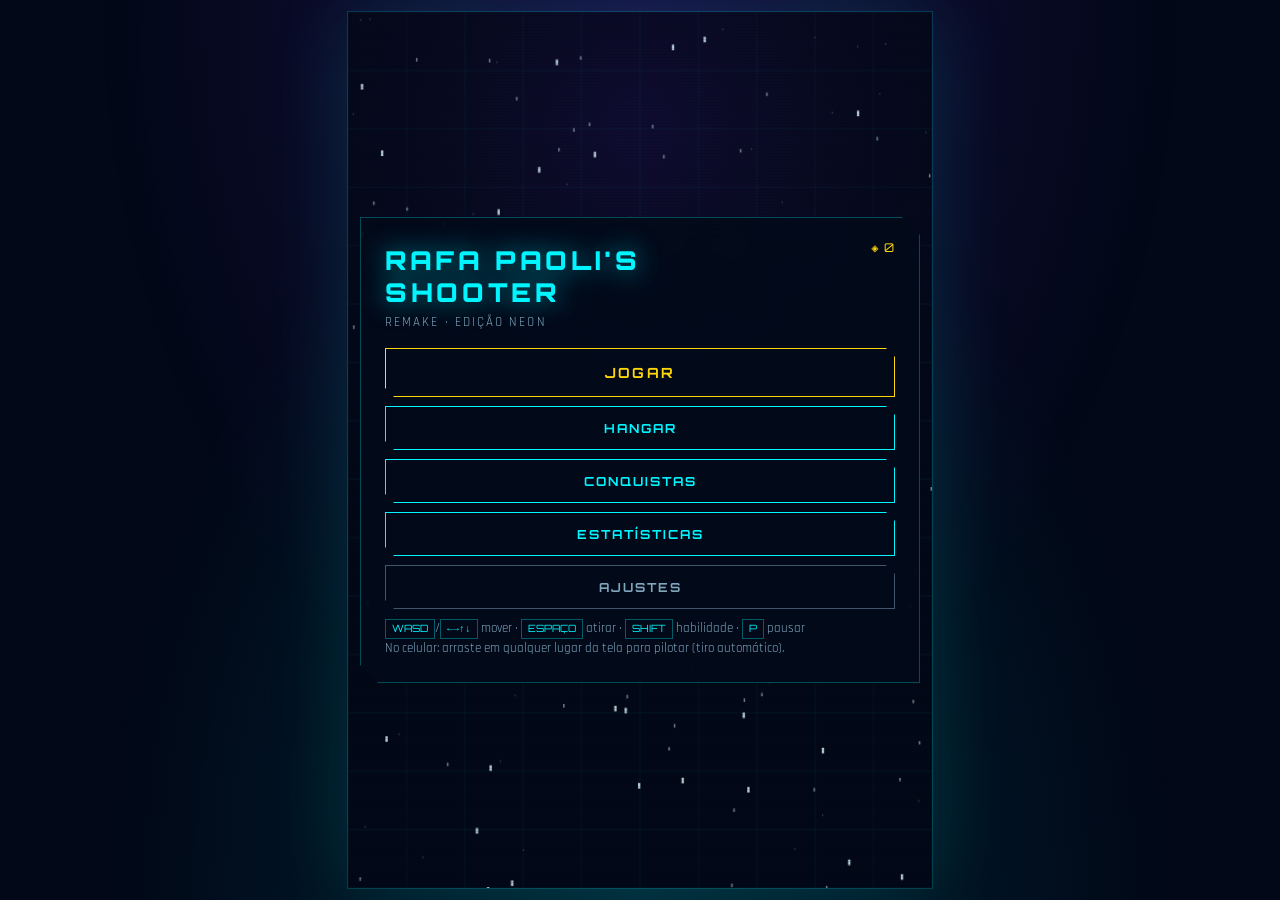
<file: remake/index.html>
<!DOCTYPE html>
<html lang="pt-BR">
<head>
<meta charset="UTF-8">
<meta name="viewport" content="width=device-width, initial-scale=1, viewport-fit=cover, user-scalable=no">
<meta name="theme-color" content="#020817">
<link rel="icon" href="data:image/svg+xml,%3Csvg xmlns='http://www.w3.org/2000/svg' viewBox='0 0 32 32'%3E%3Crect width='32' height='32' fill='%23020817'/%3E%3Cpath d='M16 4 L27 28 L16 22 L5 28 Z' fill='%2300f5ff'/%3E%3C/svg%3E">
<meta name="description" content="Rafa Paoli's Shooter — Remake. Shmup vertical neon com 8 pilotos, 10 chefes e progressão roguelite.">
<title>Rafa Paoli's Shooter — REMAKE</title>
<link rel="preconnect" href="https://fonts.googleapis.com">
<link rel="preconnect" href="https://fonts.gstatic.com" crossorigin>
<link href="https://fonts.googleapis.com/css2?family=Orbitron:wght@500;700;900&family=Rajdhani:wght@400;600;700&display=swap" rel="stylesheet">
<style>
  :root{
    --cyan:#00f5ff; --cyan-dim:#0a8f9c; --gold:#ffd60a; --green:#39ff14;
    --pink:#ff006e; --purple:#7b2fff; --orange:#ff8c00;
    --bg:#020817; --panel:rgba(3,10,26,.9); --line:rgba(0,245,255,.28);
    --txt:#dff4ff; --muted:#7fa6bd;
    --ui: 'Rajdhani', ui-sans-serif, system-ui, sans-serif;
    --display: 'Orbitron', ui-monospace, 'Courier New', monospace;
  }
  *{box-sizing:border-box;margin:0;padding:0;-webkit-tap-highlight-color:transparent}
  html,body{height:100%}
  body{
    background:var(--bg); color:var(--txt); font-family:var(--ui);
    overflow:hidden; overscroll-behavior:none; touch-action:none;
    display:flex; align-items:center; justify-content:center;
  }

  /* ── stage ───────────────────────────────────────────── */
  #stage{position:relative; width:100%; height:100%; display:flex; align-items:center; justify-content:center}
  #ambient{position:fixed; inset:0; pointer-events:none; z-index:0;
    background:
      radial-gradient(ellipse at 50% 0%, rgba(123,47,255,.18), transparent 60%),
      radial-gradient(ellipse at 50% 100%, rgba(0,245,255,.12), transparent 60%);
  }
  #frame{position:relative; z-index:1; box-shadow:0 0 80px rgba(0,245,255,.14), 0 0 0 1px rgba(0,245,255,.16)}
  canvas{display:block; image-rendering:auto; background:#020817}
  #scanlines{position:absolute; inset:0; pointer-events:none; z-index:6; opacity:.32;
    background:repeating-linear-gradient(180deg, rgba(0,0,0,.35) 0 1px, transparent 1px 3px)}

  /* ── overlay root ─────────────────────────────────────── */
  /* Menus live outside #frame so they use the whole viewport on phones,
     where the letterboxed playfield only occupies a band in the middle. */
  #overlays{position:fixed; inset:0; z-index:12; display:flex; align-items:center; justify-content:center; pointer-events:none}
  .screen{
    display:none; pointer-events:auto; width:min(560px, 94%); max-height:94%;
    overflow-y:auto; overflow-x:hidden;
    background:var(--panel); border:1px solid var(--line); backdrop-filter:blur(14px);
    padding:26px 24px 24px; position:relative;
    clip-path:polygon(0 0, calc(100% - 18px) 0, 100% 18px, 100% 100%, 18px 100%, 0 calc(100% - 18px));
    animation:panelIn .22s cubic-bezier(.2,1,.3,1);
  }
  .screen.on{display:block}
  @keyframes panelIn{from{opacity:0; transform:translateY(10px) scale(.98)} to{opacity:1; transform:none}}
  .screen::-webkit-scrollbar{width:6px}
  .screen::-webkit-scrollbar-thumb{background:rgba(0,245,255,.35)}

  h1,h2,h3{font-family:var(--display); letter-spacing:.14em; text-transform:uppercase}
  /* padding-right keeps long titles clear of the absolutely-placed wallet */
  h1{font-size:clamp(18px,4vw,26px); font-weight:900; color:var(--cyan); text-shadow:0 0 26px rgba(0,245,255,.65);
     margin-bottom:6px; padding-right:74px; text-wrap:balance}
  h2{font-size:15px; color:var(--cyan); margin:18px 0 10px; font-weight:700}
  h2:first-child{margin-top:0}
  .sub{font-size:13px; color:var(--muted); letter-spacing:.16em; text-transform:uppercase; margin-bottom:18px}

  .btn{
    display:block; width:100%; margin-top:9px; padding:13px 16px;
    font-family:var(--display); font-size:12.5px; font-weight:700; letter-spacing:.16em; text-transform:uppercase;
    background:transparent; border:1px solid var(--cyan); color:var(--cyan); cursor:pointer;
    clip-path:polygon(0 0, calc(100% - 9px) 0, 100% 9px, 100% 100%, 9px 100%, 0 calc(100% - 9px));
    transition:background .14s, color .14s, box-shadow .14s; position:relative;
  }
  .btn:hover,.btn:focus-visible{background:var(--cyan); color:#001018; box-shadow:0 0 22px rgba(0,245,255,.5); outline:none}
  .btn.primary{border-color:var(--gold); color:var(--gold); font-size:14px; padding:15px}
  .btn.primary:hover{background:var(--gold); color:#1a1400; box-shadow:0 0 26px rgba(255,214,10,.5)}
  .btn.ghost{border-color:rgba(127,166,189,.5); color:var(--muted)}
  .btn.ghost:hover{background:rgba(127,166,189,.9); color:#03101c; box-shadow:none}
  .btn:disabled{opacity:.4; cursor:not-allowed}

  .chips{display:flex; flex-wrap:wrap; gap:8px}
  .chip{
    flex:1 1 auto; min-width:0; padding:10px 12px; text-align:center; cursor:pointer;
    border:1px solid rgba(0,245,255,.3); background:rgba(0,245,255,.04);
    font-family:var(--display); font-size:11px; letter-spacing:.12em; color:var(--muted); transition:.14s;
  }
  .chip small{display:block; font-family:var(--ui); font-size:11px; letter-spacing:0; opacity:.75; margin-top:3px; text-transform:none}
  .chip:hover{border-color:var(--cyan); color:var(--txt)}
  .chip.sel{border-color:var(--gold); color:var(--gold); background:rgba(255,214,10,.1); box-shadow:inset 0 0 18px rgba(255,214,10,.12)}

  .grid{display:grid; grid-template-columns:repeat(auto-fill,minmax(118px,1fr)); gap:9px}
  .card{
    padding:11px 10px; border:1px solid rgba(0,245,255,.25); background:rgba(0,20,35,.5);
    cursor:pointer; transition:.14s; text-align:left; position:relative; overflow:hidden;
  }
  .card:hover{border-color:var(--cyan); transform:translateY(-2px)}
  .card.sel{border-color:var(--gold); background:rgba(255,214,10,.09)}
  .card.locked{opacity:.62}
  .card .nm{font-family:var(--display); font-size:11.5px; font-weight:700; letter-spacing:.08em; color:var(--txt)}
  .card .tg{font-size:11px; color:var(--cyan); letter-spacing:.1em; text-transform:uppercase}
  .card .pr{font-size:11px; color:var(--gold); margin-top:6px; font-weight:700}
  .card .dot{position:absolute; top:8px; right:8px; width:9px; height:9px; border-radius:50%}
  .swatch{height:26px; margin-bottom:7px; border:1px solid rgba(255,255,255,.18)}

  .detail{margin-top:12px; padding:12px; border-left:2px solid var(--cyan); background:rgba(0,245,255,.05); font-size:13.5px; line-height:1.5; min-height:62px}
  .detail b{color:var(--cyan); font-family:var(--display); font-size:11.5px; letter-spacing:.1em}
  .row{display:flex; gap:9px; align-items:center}
  .row .btn{margin-top:0}
  .spread{display:flex; justify-content:space-between; align-items:center; gap:10px}

  .stat{display:flex; justify-content:space-between; padding:7px 0; border-bottom:1px solid rgba(0,245,255,.1); font-size:13.5px}
  .stat span:last-child{font-family:var(--display); font-size:12px; color:var(--gold)}

  .ach{display:flex; gap:11px; align-items:center; padding:9px; border:1px solid rgba(0,245,255,.14); margin-bottom:7px; background:rgba(0,20,35,.4)}
  .ach.done{border-color:rgba(57,255,20,.5); background:rgba(57,255,20,.07)}
  .ach .ico{font-size:21px; width:30px; text-align:center}
  .ach .body{flex:1; min-width:0}
  .ach .nm{font-family:var(--display); font-size:11.5px; letter-spacing:.08em}
  .ach .ds{font-size:12px; color:var(--muted)}
  .bar{height:4px; background:rgba(255,255,255,.09); margin-top:5px}
  .bar i{display:block; height:100%; background:var(--cyan)}
  .ach.done .bar i{background:var(--green)}
  .ach .rw{font-family:var(--display); font-size:11px; color:var(--gold)}

  .field{display:flex; align-items:center; gap:12px; margin:11px 0}
  .field label{flex:0 0 130px; font-family:var(--display); font-size:11px; letter-spacing:.1em; color:var(--muted)}
  .field input[type=range]{flex:1; accent-color:var(--cyan); background:transparent}
  .field .val{width:44px; text-align:right; font-family:var(--display); font-size:11px; color:var(--gold)}

  .wallet{position:absolute; top:22px; right:24px; font-family:var(--display); font-size:12px; color:var(--gold); letter-spacing:.1em}

  /* ── HUD ─────────────────────────────────────────────── */
  /* Laid out in field units (600×900) and scaled with the canvas, so the
     HUD keeps the same proportions on a phone and on a 4K monitor. */
  #hud{position:absolute; top:0; left:0; width:600px; height:900px;
    transform-origin:0 0; transform:scale(var(--k,1));
    z-index:5; pointer-events:none; display:none; font-family:var(--display)}
  #hud.on{display:block}
  .hud-top{position:absolute; top:0; left:0; right:0; padding:10px 12px; display:flex; justify-content:space-between; align-items:flex-start; gap:10px}
  .hud-left{display:flex; flex-direction:column; gap:5px}
  #lives{display:flex; gap:4px; font-size:16px; filter:drop-shadow(0 0 6px rgba(255,0,110,.8))}
  #lives .pip{width:16px; height:16px; background:var(--pink); clip-path:polygon(50% 100%,0 45%,10% 15%,30% 8%,50% 24%,70% 8%,90% 15%,100% 45%)}
  #lives .pip.off{background:rgba(255,255,255,.16)}
  #extraLives{font-size:11px; color:var(--muted); letter-spacing:.1em}
  .hud-right{text-align:right; display:flex; flex-direction:column; gap:4px; align-items:flex-end}
  #score{font-size:19px; font-weight:900; color:var(--cyan); text-shadow:0 0 14px rgba(0,245,255,.7)}
  #coins{font-size:12px; color:var(--gold)}
  #phaseLbl{font-size:11px; color:var(--muted); letter-spacing:.14em}
  #combo{font-size:15px; color:var(--gold); opacity:0; transition:opacity .2s; text-shadow:0 0 14px rgba(255,214,10,.8)}
  #combo.on{opacity:1}

  #bossBar{position:absolute; top:62px; left:8%; right:8%; opacity:0; transition:opacity .3s}
  #bossBar.on{opacity:1}
  #bossName{font-size:11px; letter-spacing:.22em; color:var(--pink); text-align:center; margin-bottom:4px; text-shadow:0 0 12px rgba(255,0,110,.7)}
  #bossTrack{height:9px; background:rgba(0,0,0,.6); border:1px solid rgba(255,0,110,.5)}
  #bossFill{height:100%; width:100%; background:linear-gradient(90deg,#ff006e,#ff8c00); transition:width .12s}

  .hud-bottom{position:absolute; bottom:0; left:0; right:0; padding:10px 12px; display:flex; align-items:flex-end; justify-content:space-between; gap:10px}
  #xpWrap{flex:1}
  #xpTop{display:flex; justify-content:space-between; font-size:10.5px; color:var(--muted); letter-spacing:.12em; margin-bottom:3px}
  #xpTrack{height:6px; background:rgba(255,255,255,.09)}
  #xpFill{height:100%; width:0; background:linear-gradient(90deg,var(--cyan),var(--purple)); transition:width .18s}
  #buffs{display:flex; gap:5px; margin-top:6px; flex-wrap:wrap}
  .buff{font-size:10px; letter-spacing:.08em; padding:2px 6px; border:1px solid currentColor}

  #abilityBtn{
    pointer-events:auto; width:74px; height:74px; border-radius:50%; flex:0 0 auto;
    border:2px solid var(--cyan); background:rgba(0,245,255,.09); color:var(--cyan);
    font-family:var(--display); font-size:10px; letter-spacing:.06em; cursor:pointer;
    display:flex; align-items:center; justify-content:center; text-align:center; position:relative; overflow:hidden;
  }
  #abilityBtn.cool{border-color:rgba(127,166,189,.4); color:var(--muted)}
  #abilityBtn .fill{position:absolute; left:0; right:0; bottom:0; background:rgba(0,245,255,.22); transition:height .1s}
  #abilityBtn span{position:relative; z-index:1; padding:0 4px; line-height:1.15}
  #pauseBtn{pointer-events:auto; position:absolute; top:8px; left:50%; transform:translateX(-50%); width:38px; height:30px;
    border:1px solid rgba(0,245,255,.4); background:rgba(2,8,23,.55); color:var(--cyan); font-size:13px; cursor:pointer}

  #announce{position:absolute; top:33%; left:0; right:0; text-align:center; font-family:var(--display);
    font-size:clamp(20px,5.5vw,34px); font-weight:900; letter-spacing:.2em; opacity:0; pointer-events:none}
  #announce.go{animation:ann 1.6s ease-out}
  @keyframes ann{
    0%{opacity:0; transform:scale(.8) translateY(14px); filter:blur(6px)}
    18%{opacity:1; transform:scale(1); filter:blur(0)}
    75%{opacity:1}
    100%{opacity:0; transform:scale(1.06)}
  }

  #toasts{position:fixed; top:14px; right:14px; z-index:14; display:flex; flex-direction:column; gap:7px; pointer-events:none}
  .toast{background:rgba(3,10,26,.94); border:1px solid var(--gold); padding:9px 13px; min-width:190px;
    animation:toastIn .3s cubic-bezier(.2,1,.3,1); clip-path:polygon(0 0,calc(100% - 8px) 0,100% 8px,100% 100%,8px 100%,0 calc(100% - 8px))}
  .toast .t{font-family:var(--display); font-size:10.5px; color:var(--gold); letter-spacing:.12em}
  .toast .d{font-size:12.5px; color:var(--txt)}
  @keyframes toastIn{from{opacity:0; transform:translateX(28px)} to{opacity:1; transform:none}}

  /* ── level-up cards ──────────────────────────────────── */
  #levelup{display:none; position:fixed; inset:0; z-index:13; background:rgba(2,8,23,.9); backdrop-filter:blur(6px);
    flex-direction:column; align-items:center; justify-content:center; gap:14px; padding:20px; pointer-events:auto; overflow-y:auto}
  #levelup.on{display:flex}
  #levelup h1{margin-bottom:0}
  #cards{display:flex; gap:11px; width:100%; max-width:560px; flex-wrap:wrap; justify-content:center}
  .upg{
    flex:1 1 150px; max-width:180px; min-height:172px; padding:15px 12px; cursor:pointer; text-align:center;
    border:1px solid var(--cyan); background:rgba(0,20,35,.75); transition:.15s;
    clip-path:polygon(0 0,calc(100% - 12px) 0,100% 12px,100% 100%,12px 100%,0 calc(100% - 12px));
    display:flex; flex-direction:column; align-items:center; justify-content:center; gap:7px;
  }
  .upg:hover{transform:translateY(-5px); box-shadow:0 8px 30px rgba(0,245,255,.22)}
  .upg .ic{font-size:33px}
  .upg .nm{font-family:var(--display); font-size:12px; font-weight:700; letter-spacing:.08em}
  .upg .ds{font-size:13px; color:var(--muted); line-height:1.35}
  .upg .lv{font-family:var(--display); font-size:10px; color:var(--gold); letter-spacing:.1em}

  #fps{position:fixed; bottom:4px; left:6px; z-index:15; font-family:var(--display); font-size:10px; color:rgba(127,166,189,.7); display:none}
  #fps.on{display:block}

  .hint{font-size:12.5px; color:var(--muted); line-height:1.55; margin-top:10px}
  .kbd{display:inline-block; padding:1px 6px; border:1px solid rgba(0,245,255,.35); font-family:var(--display); font-size:10px; color:var(--cyan)}
  .final{font-family:var(--display); font-size:15px; color:var(--gold); margin:4px 0}
  .tabs{display:flex; gap:6px; margin-bottom:14px; flex-wrap:wrap}
  .tab{padding:7px 12px; font-family:var(--display); font-size:10.5px; letter-spacing:.12em; cursor:pointer;
    border-bottom:2px solid transparent; color:var(--muted)}
  .tab.sel{color:var(--cyan); border-color:var(--cyan)}
  .center{text-align:center}
  .badge{display:inline-block; padding:3px 9px; border:1px solid var(--green); color:var(--green);
    font-family:var(--display); font-size:10px; letter-spacing:.14em; margin-top:8px}
  @media (max-width:520px){
    .field label{flex-basis:96px}
    .upg{min-height:150px; flex-basis:120px}
    .upg .ic{font-size:26px}
  }
</style>
</head>
<body>
<div id="ambient"></div>

<div id="stage">
  <div id="frame">
    <canvas id="game"></canvas>
    <div id="scanlines"></div>

    <!-- ── HUD ─────────────────────────────────────────── -->
    <div id="hud">
      <div class="hud-top">
        <div class="hud-left">
          <div id="lives"></div>
          <div id="extraLives"></div>
          <div id="phaseLbl">FASE 1</div>
        </div>
        <div class="hud-right">
          <div id="score">0</div>
          <div id="coins">◈ 0</div>
          <div id="combo">×1</div>
        </div>
      </div>

      <button id="pauseBtn" title="Pausar (P)">❚❚</button>

      <div id="bossBar">
        <div id="bossName">BOSS</div>
        <div id="bossTrack"><div id="bossFill"></div></div>
      </div>

      <div id="announce"></div>

      <div class="hud-bottom">
        <div id="xpWrap">
          <div id="xpTop"><span id="lvlLbl">NÍVEL 1</span><span id="xpLbl">0 / 100</span></div>
          <div id="xpTrack"><div id="xpFill"></div></div>
          <div id="buffs"></div>
        </div>
        <button id="abilityBtn"><div class="fill"></div><span id="abilityLbl">HAB</span></button>
      </div>
    </div>
  </div>

  <div id="toasts"></div>
  <div id="fps"></div>

  <!-- ── level-up ────────────────────────────────────── -->
  <div id="levelup">
    <h1 id="lvlTitle">NÍVEL 2</h1>
    <div class="sub" style="margin-bottom:4px">escolha um aprimoramento</div>
    <div id="cards"></div>
  </div>

  <!-- ── screens ─────────────────────────────────────── -->
  <div id="overlays">

      <div class="screen" data-screen="title">
        <h1>RAFA PAOLI'S SHOOTER</h1>
        <div class="sub">Remake · edição neon</div>
        <div class="wallet" id="walletTitle">◈ 0</div>
        <button class="btn primary" data-act="goBriefing">Jogar</button>
        <button class="btn" data-act="goHangar">Hangar</button>
        <button class="btn" data-act="goAchievements">Conquistas</button>
        <button class="btn" data-act="goStats">Estatísticas</button>
        <button class="btn ghost" data-act="goSettings">Ajustes</button>
        <div class="hint">
          <span class="kbd">WASD</span>/<span class="kbd">←→↑↓</span> mover ·
          <span class="kbd">ESPAÇO</span> atirar · <span class="kbd">SHIFT</span> habilidade ·
          <span class="kbd">P</span> pausar<br>
          No celular: arraste em qualquer lugar da tela para pilotar (tiro automático).
        </div>
      </div>

      <div class="screen" data-screen="briefing">
        <h1>Briefing</h1>
        <div class="wallet" id="walletBriefing">◈ 0</div>
        <h2>Modo</h2>
        <div class="chips" id="modeChips"></div>
        <h2>Dificuldade</h2>
        <div class="chips" id="diffChips"></div>
        <h2>Piloto</h2>
        <div class="grid" id="pilotGrid"></div>
        <div class="detail" id="pilotDetail"></div>
        <label class="row" style="margin-top:12px; cursor:pointer; font-size:13px">
          <input type="checkbox" id="coopChk" style="accent-color:var(--cyan)">
          <span>Co-op local — P2 usa <span class="kbd">TFGH</span> + <span class="kbd">.</span> + <span class="kbd">/</span></span>
        </label>
        <button class="btn primary" data-act="launch">Lançar</button>
        <button class="btn ghost" data-act="goTitle">Voltar</button>
      </div>

      <div class="screen" data-screen="hangar">
        <h1>Hangar</h1>
        <div class="wallet" id="walletHangar">◈ 0</div>
        <div class="tabs">
          <div class="tab sel" data-tab="pilots">Pilotos</div>
          <div class="tab" data-tab="skins">Pinturas</div>
        </div>
        <div id="hangarBody"></div>
        <div class="detail" id="hangarDetail"></div>
        <button class="btn" id="hangarAction">—</button>
        <button class="btn ghost" data-act="goTitle">Voltar</button>
      </div>

      <div class="screen" data-screen="achievements">
        <h1>Conquistas</h1>
        <div class="sub" id="achCount">0 / 0</div>
        <div id="achList"></div>
        <button class="btn ghost" data-act="goTitle">Voltar</button>
      </div>

      <div class="screen" data-screen="stats">
        <h1>Estatísticas</h1>
        <div id="statList"></div>
        <button class="btn ghost" data-act="goTitle">Voltar</button>
      </div>

      <div class="screen" data-screen="settings">
        <h1>Ajustes</h1>
        <div class="field"><label>Volume geral</label><input type="range" id="setMaster" min="0" max="100"><div class="val" id="valMaster">70</div></div>
        <div class="field"><label>Efeitos</label><input type="range" id="setSfx" min="0" max="100"><div class="val" id="valSfx">90</div></div>
        <div class="field"><label>Música</label><input type="range" id="setMusic" min="0" max="100"><div class="val" id="valMusic">50</div></div>
        <div class="field"><label>Screen shake</label><input type="range" id="setShake" min="0" max="150"><div class="val" id="valShake">100</div></div>
        <h2>Partículas</h2>
        <div class="chips" id="partChips">
          <div class="chip" data-part="0">Baixo</div>
          <div class="chip" data-part="1">Normal</div>
          <div class="chip" data-part="2">Extra</div>
        </div>
        <h2>Outros</h2>
        <label class="row" style="cursor:pointer; font-size:13px; margin-bottom:8px">
          <input type="checkbox" id="setAutofire" style="accent-color:var(--cyan)"><span>Tiro automático</span>
        </label>
        <label class="row" style="cursor:pointer; font-size:13px">
          <input type="checkbox" id="setFps" style="accent-color:var(--cyan)"><span>Mostrar FPS</span>
        </label>
        <button class="btn ghost" id="settingsBack" style="margin-top:16px">Voltar</button>
        <button class="btn ghost" id="wipeBtn">Apagar progresso</button>
      </div>

      <div class="screen" data-screen="pause">
        <h1>Pausado</h1>
        <div class="sub" id="pauseSub">—</div>
        <div id="pauseUpgrades" class="hint" style="margin-bottom:12px"></div>
        <button class="btn primary" data-act="resume">Continuar</button>
        <button class="btn" data-act="goSettings">Ajustes</button>
        <button class="btn ghost" data-act="quit">Abandonar run</button>
      </div>

      <div class="screen" data-screen="result">
        <h1 id="resultTitle">Fim de jogo</h1>
        <div class="sub" id="resultSub">—</div>
        <div id="resultBody"></div>
        <div class="center"><span class="badge" id="newBest" style="display:none">NOVO RECORDE</span></div>
        <button class="btn primary" data-act="retry">Tentar de novo</button>
        <button class="btn" data-act="goBriefing">Trocar piloto</button>
        <button class="btn ghost" data-act="goTitle">Menu principal</button>
      </div>

  </div>
</div>

<script type="module" src="./src/main.js"></script>
<noscript><p style="padding:24px">Este jogo precisa de JavaScript habilitado.</p></noscript>
</body>
</html>
</file>
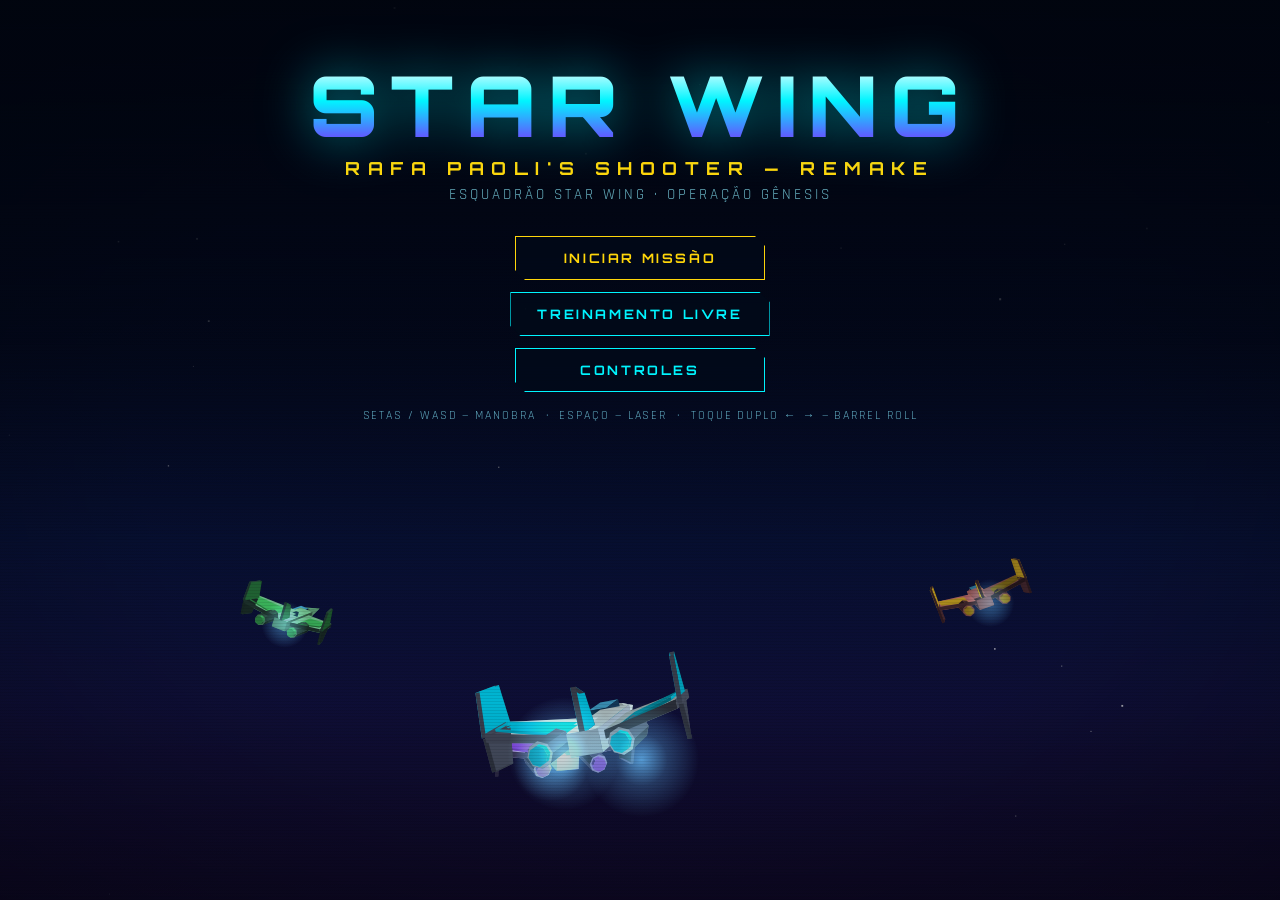
<file: starwing/index.html>
<!DOCTYPE html>
<html lang="pt-BR">
<head>
<meta charset="UTF-8">
<meta name="viewport" content="width=device-width, initial-scale=1.0, user-scalable=no">
<title>RAFA PAOLI: STAR WING — Remake</title>
<!-- fontes carregadas sem bloquear a renderização (o jogo roda offline) -->
<link rel="preconnect" href="https://fonts.gstatic.com" crossorigin>
<link rel="stylesheet" media="print" onload="this.media='all'"
      href="https://fonts.googleapis.com/css2?family=Orbitron:wght@400;700;900&family=Rajdhani:wght@300;400;600;700&display=swap">
<style>
:root{
  --cyan:#00f5ff; --cyan2:#00b4d8; --gold:#ffd60a; --green:#39ff14;
  --pink:#ff006e; --purple:#7b2fff; --dark:#01050f;
  --panel:rgba(2,8,23,0.88);
}
*{box-sizing:border-box;margin:0;padding:0}
html,body{width:100%;height:100%;overflow:hidden;background:#000;
  font-family:'Rajdhani',sans-serif;color:#dff6ff;
  -webkit-user-select:none;user-select:none;touch-action:none}
canvas#view{position:fixed;inset:0;width:100%;height:100%;display:block;z-index:0}

/* ══ scanlines / vignette ══ */
#crt{position:fixed;inset:0;z-index:6;pointer-events:none;
  background:
    repeating-linear-gradient(0deg,rgba(0,0,0,0.16) 0 1px,transparent 1px 3px),
    radial-gradient(ellipse at center,transparent 55%,rgba(0,0,0,0.55) 100%);
  mix-blend-mode:multiply;opacity:.55}

/* ══ generic overlay ══ */
.screen{position:fixed;inset:0;z-index:20;display:none;
  flex-direction:column;align-items:center;justify-content:center;
  background:radial-gradient(ellipse at center,rgba(2,10,26,.72),rgba(0,2,8,.96));
  backdrop-filter:blur(3px);padding:20px;text-align:center}
.screen.on{display:flex;animation:fade .35s ease}
/* o título deixa a cena 3D aparecer por trás */
#scTitle{justify-content:flex-start;padding-top:7vh;backdrop-filter:none;
  background:linear-gradient(180deg,rgba(1,5,15,.92) 0%,rgba(1,5,15,.72) 38%,
  rgba(1,5,15,.30) 62%,rgba(1,5,15,.08) 78%,rgba(1,5,15,.45) 100%)}
#scTitle .btn{background:rgba(2,10,26,.72)}
#scTitle .small{margin-top:10px}
@keyframes fade{from{opacity:0}to{opacity:1}}

h1.title{font-family:'Orbitron',monospace;font-weight:900;
  font-size:clamp(30px,7.2vw,84px);letter-spacing:.14em;line-height:1;
  background:linear-gradient(180deg,#fff 0%,var(--cyan) 45%,var(--purple) 100%);
  -webkit-background-clip:text;background-clip:text;color:transparent;
  filter:drop-shadow(0 0 26px rgba(0,245,255,.55))}
h2.sub{font-family:'Orbitron',monospace;font-size:clamp(12px,2.2vw,18px);
  letter-spacing:.42em;color:var(--gold);margin-top:10px;text-transform:uppercase}
.tagline{margin-top:6px;font-size:15px;letter-spacing:.2em;color:#7fd8e8;opacity:.8}

.btn{font-family:'Orbitron',monospace;font-size:13px;font-weight:700;
  letter-spacing:.2em;text-transform:uppercase;padding:13px 26px;margin:6px;
  min-width:250px;background:transparent;border:1px solid var(--cyan);
  color:var(--cyan);cursor:pointer;position:relative;overflow:hidden;
  clip-path:polygon(0 0,calc(100% - 10px) 0,100% 10px,100% 100%,10px 100%,0 calc(100% - 10px));
  transition:.18s}
.btn:hover,.btn:focus{background:rgba(0,245,255,.12);color:#fff;
  box-shadow:0 0 22px rgba(0,245,255,.45);outline:none}
.btn.gold{border-color:var(--gold);color:var(--gold)}
.btn.gold:hover{background:rgba(255,214,10,.12);box-shadow:0 0 22px rgba(255,214,10,.45)}
.btn.pink{border-color:var(--pink);color:var(--pink)}
.btn.pink:hover{background:rgba(255,0,110,.12);box-shadow:0 0 22px rgba(255,0,110,.45)}
.btn:disabled{opacity:.3;cursor:not-allowed}

.card{background:var(--panel);border:1px solid rgba(0,245,255,.28);
  padding:22px 26px;max-width:760px;width:100%;
  clip-path:polygon(0 0,calc(100% - 18px) 0,100% 18px,100% 100%,18px 100%,0 calc(100% - 18px))}
.kv{display:flex;justify-content:space-between;padding:5px 0;
  border-bottom:1px dashed rgba(0,245,255,.14);font-size:16px;letter-spacing:.06em}
.kv b{font-family:'Orbitron',monospace;color:var(--gold);font-size:15px}

/* ══ mission map ══ */
#mapGrid{display:grid;grid-template-columns:repeat(auto-fit,minmax(190px,1fr));
  gap:12px;width:100%;max-width:900px;margin:18px auto 0}
#scMap .scroll{display:flex;justify-content:center}
.mcard{position:relative;border:1px solid rgba(0,245,255,.3);background:rgba(2,10,26,.78);
  padding:14px;text-align:left;cursor:pointer;transition:.18s;
  clip-path:polygon(0 0,calc(100% - 12px) 0,100% 12px,100% 100%,12px 100%,0 calc(100% - 12px))}
.mcard:hover{background:rgba(0,245,255,.09);transform:translateY(-3px);
  box-shadow:0 8px 26px rgba(0,245,255,.2)}
.mcard.locked{opacity:.35;cursor:not-allowed;filter:grayscale(1)}
.mcard .no{font-family:'Orbitron',monospace;font-size:11px;letter-spacing:.28em;color:var(--cyan)}
.mcard .nm{font-family:'Orbitron',monospace;font-size:15px;font-weight:900;margin:5px 0 3px}
.mcard .ds{font-size:13px;color:#8fd4e4;line-height:1.25}
.mcard .md{position:absolute;top:10px;right:12px;font-size:20px}
.mcard .mode{display:inline-block;margin-top:8px;font-size:10px;letter-spacing:.18em;
  font-family:'Orbitron',monospace;padding:2px 7px;border:1px solid var(--gold);color:var(--gold)}

/* ══ HUD ══ */
#hud{position:fixed;inset:0;z-index:4;pointer-events:none;display:none;
  font-family:'Orbitron',monospace}
#hud.on{display:block}
.hudbox{position:absolute;padding:8px 12px;background:rgba(2,10,26,.42);
  border:1px solid rgba(0,245,255,.24);backdrop-filter:blur(2px)}

#shieldWrap{top:14px;left:14px;width:min(38vw,300px)}
.lbl{font-size:9px;letter-spacing:.28em;color:var(--cyan);margin-bottom:4px}
.bar{height:13px;background:rgba(0,0,0,.55);border:1px solid rgba(0,245,255,.35);
  position:relative;overflow:hidden}
.bar>i{display:block;height:100%;transition:width .12s linear}
#shieldFill{background:linear-gradient(90deg,#00f5ff,#39ff14)}
#boostFill{background:linear-gradient(90deg,#ffd60a,#ff8800)}
#boostWrap{top:14px;left:14px;margin-top:0}

#rightHud{top:14px;right:14px;text-align:right;min-width:150px}
#scoreVal{font-size:24px;font-weight:900;color:var(--gold);letter-spacing:.06em}
#hitVal{font-size:13px;color:var(--cyan);letter-spacing:.14em;margin-top:3px}
#bombRow{margin-top:6px;font-size:16px;letter-spacing:.14em}

#progWrap{bottom:16px;left:50%;transform:translateX(-50%);width:min(52vw,430px);
  text-align:center}
#progBar{height:7px;background:rgba(0,0,0,.5);border:1px solid rgba(0,245,255,.3);
  position:relative;margin-top:5px}
#progFill{height:100%;background:linear-gradient(90deg,var(--cyan),var(--purple));width:0}

#wingHud{position:absolute;bottom:16px;right:14px;display:flex;flex-direction:column;gap:5px}
.wing{display:flex;align-items:center;gap:7px;background:rgba(2,10,26,.5);
  border:1px solid rgba(0,245,255,.2);padding:4px 8px;min-width:150px}
.wing .wn{font-size:10px;letter-spacing:.16em;flex:1}
.wing .wb{width:52px;height:7px;background:rgba(0,0,0,.6);border:1px solid rgba(255,255,255,.16)}
.wing .wb>i{display:block;height:100%;background:var(--green);transition:width .2s}
.wing.down{opacity:.32;filter:grayscale(1)}

/* radio */
#radio{position:absolute;left:14px;bottom:16px;display:none;align-items:flex-end;gap:10px}
#radio.on{display:flex;animation:radioIn .22s ease}
@keyframes radioIn{from{opacity:0;transform:translateX(-24px)}to{opacity:1;transform:none}}
#radioPic{width:88px;height:88px;border:2px solid var(--cyan);background:#020c1a;
  box-shadow:0 0 22px rgba(0,245,255,.35)}
#radioTxt{background:rgba(2,10,26,.85);border:1px solid rgba(0,245,255,.35);
  padding:9px 14px;max-width:min(60vw,460px)}
#radioName{font-size:11px;letter-spacing:.24em;color:var(--gold)}
#radioLine{font-family:'Rajdhani',sans-serif;font-size:19px;font-weight:600;
  line-height:1.15;margin-top:3px;color:#eafcff}

/* boss bar */
#bossBar{position:absolute;top:70px;left:50%;transform:translateX(-50%);
  width:min(66vw,620px);display:none}
#bossBar.on{display:block}
#bossName{font-size:12px;letter-spacing:.3em;color:var(--pink);text-align:center;
  text-shadow:0 0 14px rgba(255,0,110,.8)}
#bossTrack{height:12px;background:rgba(0,0,0,.6);border:1px solid rgba(255,0,110,.55);
  margin-top:5px;position:relative;overflow:hidden}
#bossFill{display:block;height:100%;background:linear-gradient(90deg,#ff006e,#ffd60a);
  width:100%;transition:width .18s}

/* center messages */
#bigMsg{position:absolute;top:34%;left:50%;transform:translate(-50%,-50%);
  font-size:clamp(22px,5vw,54px);font-weight:900;letter-spacing:.16em;
  text-align:center;opacity:0;color:#fff;text-shadow:0 0 30px rgba(0,245,255,.9)}
#bigMsg.show{animation:bigPop 1.9s ease forwards}
@keyframes bigPop{0%{opacity:0;transform:translate(-50%,-50%) scale(.7)}
  16%{opacity:1;transform:translate(-50%,-50%) scale(1)}
  78%{opacity:1}100%{opacity:0;transform:translate(-50%,-50%) scale(1.06)}}

#dmgFlash{position:fixed;inset:0;z-index:5;pointer-events:none;opacity:0;
  background:radial-gradient(ellipse at center,transparent 42%,rgba(255,0,60,.62) 100%)}
#dmgFlash.hit{animation:dflash .34s ease}
@keyframes dflash{0%{opacity:1}100%{opacity:0}}

/* touch */
#touch{position:fixed;inset:0;z-index:5;display:none}
#touch.on{display:block}
#tstick{position:absolute;left:4vw;bottom:5vh;width:132px;height:132px;border-radius:50%;
  border:2px solid rgba(0,245,255,.3);background:rgba(2,10,26,.3)}
#tnub{position:absolute;left:50%;top:50%;width:56px;height:56px;margin:-28px 0 0 -28px;
  border-radius:50%;background:rgba(0,245,255,.28);border:2px solid rgba(0,245,255,.6)}
.tbtn{position:absolute;width:78px;height:78px;border-radius:50%;
  border:2px solid rgba(0,245,255,.45);background:rgba(2,10,26,.42);
  font-family:'Orbitron',monospace;font-size:11px;color:var(--cyan);
  display:flex;align-items:center;justify-content:center;letter-spacing:.1em}
#tFire{right:5vw;bottom:16vh;border-color:var(--gold);color:var(--gold)}
#tBomb{right:22vw;bottom:7vh;border-color:var(--pink);color:var(--pink)}
#tRoll{right:5vw;bottom:5vh}

/* ══ layout para telas de toque: o rodapé é dos controles ══ */
@media (pointer:coarse){
  #radioPic{width:62px;height:62px}
  #radioLine{font-size:16px}
  #radio{left:10px;bottom:auto;top:auto}
  #wingHud{bottom:auto}
  .wing{min-width:118px;padding:3px 6px}
  .wing .wn{font-size:9px}
  #progWrap{transform:none}
}
@media (pointer:coarse) and (orientation:portrait){
  #shieldWrap{width:52vw}
  #progWrap{left:14px;bottom:auto;top:118px;width:52vw}
  #radio{top:168px}
  #wingHud{top:132px;right:10px}
}
@media (pointer:coarse) and (orientation:landscape){
  #shieldWrap{width:32vw;padding:5px 8px}
  #rightHud{padding:5px 8px}
  #scoreVal{font-size:18px}
  #progWrap{left:50%;transform:translateX(-50%);bottom:auto;top:6px;width:26vw}
  #radio{top:78px;left:10px}
  #radioTxt{max-width:44vw;padding:5px 9px}
  #wingHud{top:106px;right:14px;bottom:auto}
  #bossBar{top:52px}
  /* botões em px: em 390px de altura o vh deixa os círculos empilhados */
  .tbtn{width:66px;height:66px;font-size:10px}
  #tFire{right:16px;bottom:88px}
  #tRoll{right:16px;bottom:12px}
  #tBomb{right:92px;bottom:12px}
  #tstick{width:112px;height:112px;left:16px;bottom:12px}
  #tnub{width:48px;height:48px;margin:-24px 0 0 -24px}
}
.hint{font-size:14px;color:#79c9dc;letter-spacing:.1em;margin-top:14px;line-height:1.6}
.keys{display:grid;grid-template-columns:repeat(auto-fit,minmax(210px,1fr));gap:6px 22px;
  text-align:left;margin-top:12px;font-size:15px}
.keys b{font-family:'Orbitron',monospace;color:var(--cyan);font-size:12px;
  letter-spacing:.1em;display:inline-block;min-width:118px}
.scroll{max-height:64vh;overflow-y:auto;width:100%}
.scroll::-webkit-scrollbar{width:6px}
.scroll::-webkit-scrollbar-thumb{background:rgba(0,245,255,.35)}
.medal{font-size:56px;line-height:1;margin:14px 0 10px}
#loadTip{margin-top:16px;font-size:15px;color:#8fd4e4;letter-spacing:.08em;max-width:520px}
.small{font-size:12px;letter-spacing:.16em;color:#5fa8bd;margin-top:16px}
</style>
</head>
<body>

<canvas id="view"></canvas>
<div id="crt"></div>
<div id="dmgFlash"></div>

<!-- ═══════════ HUD ═══════════ -->
<div id="hud">
  <div class="hudbox" id="shieldWrap">
    <div class="lbl">ESCUDO</div>
    <div class="bar"><i id="shieldFill" style="width:100%"></i></div>
    <div class="lbl" style="margin-top:6px">TURBO</div>
    <div class="bar" style="height:8px"><i id="boostFill" style="width:100%"></i></div>
  </div>
  <div class="hudbox" id="rightHud">
    <div class="lbl">PONTOS</div>
    <div id="scoreVal">0</div>
    <div id="hitVal">ABATES 0</div>
    <div id="bombRow">💣 <span id="bombVal">3</span></div>
  </div>
  <div id="progWrap" class="hudbox">
    <div class="lbl" id="progLabel">APROXIMAÇÃO</div>
    <div id="progBar"><i id="progFill"></i></div>
  </div>
  <div id="wingHud"></div>
  <div id="radio"><canvas id="radioPic" width="88" height="88"></canvas>
    <div id="radioTxt"><div id="radioName">FELIPE</div><div id="radioLine">...</div></div>
  </div>
  <div id="bossBar"><div id="bossName">BOSS</div>
    <div id="bossTrack"><i id="bossFill"></i></div></div>
  <div id="bigMsg"></div>
</div>

<div id="touch">
  <div id="tstick"><div id="tnub"></div></div>
  <div class="tbtn" id="tFire">FOGO</div>
  <div class="tbtn" id="tBomb">BOMBA</div>
  <div class="tbtn" id="tRoll">ROLL</div>
</div>

<!-- ═══════════ TÍTULO ═══════════ -->
<div class="screen on" id="scTitle">
  <h1 class="title">STAR WING</h1>
  <h2 class="sub">Rafa Paoli's Shooter — Remake</h2>
  <div class="tagline">ESQUADRÃO STAR WING · OPERAÇÃO GÊNESIS</div>
  <div style="margin-top:26px">
    <button class="btn gold" id="bStart">INICIAR MISSÃO</button><br>
    <button class="btn" id="bTraining">TREINAMENTO LIVRE</button><br>
    <button class="btn" id="bHelp">CONTROLES</button>
  </div>
  <div class="small">SETAS / WASD — MANOBRA &nbsp;·&nbsp; ESPAÇO — LASER &nbsp;·&nbsp; TOQUE DUPLO ← → — BARREL ROLL</div>
</div>

<!-- ═══════════ CONTROLES ═══════════ -->
<div class="screen" id="scHelp">
  <div class="card">
    <h2 class="sub" style="color:var(--cyan);letter-spacing:.3em">MANUAL DE VOO</h2>
    <div class="keys">
      <div><b>← ↑ ↓ →</b> Manobrar a Arwing</div>
      <div><b>ESPAÇO / Z</b> Laser (segure = carregado)</div>
      <div><b>X / B</b> Bomba Nova</div>
      <div><b>SHIFT</b> Turbo &nbsp;·&nbsp; <b>CTRL</b> Freio</div>
      <div><b>2× ← ou → </b> Barrel Roll (reflete tiros)</div>
      <div><b>Q / E</b> Barrel Roll direto</div>
      <div><b>2× ↓</b> Cambalhota / meia-volta</div>
      <div><b>P / ESC</b> Pausar</div>
      <div><b>M</b> Mudo</div>
      <div><b>V</b> Alternar câmera</div>
    </div>
    <div class="hint">
      <b style="color:var(--gold)">DICA:</b> o <i>laser carregado</i> trava no alvo mais próximo.<br>
      Anéis prateados recuperam escudo — sete anéis de ouro aumentam o escudo máximo.<br>
      Proteja seu esquadrão: se um aliado for abatido, ele fica fora da missão.
    </div>
    <button class="btn" id="bHelpBack" style="margin-top:18px">VOLTAR</button>
  </div>
</div>

<!-- ═══════════ MAPA DE MISSÕES ═══════════ -->
<div class="screen" id="scMap">
  <h2 class="sub" style="color:var(--cyan)">SELEÇÃO DE MISSÃO</h2>
  <div class="scroll"><div id="mapGrid"></div></div>
  <div style="margin-top:14px">
    <button class="btn" id="bMapBack">MENU PRINCIPAL</button>
    <button class="btn pink" id="bWipe">APAGAR PROGRESSO</button>
  </div>
</div>

<!-- ═══════════ BRIEFING ═══════════ -->
<div class="screen" id="scBrief">
  <div class="card">
    <div class="lbl" style="letter-spacing:.34em;color:var(--gold)" id="brNo">MISSÃO 01</div>
    <h1 class="title" style="font-size:clamp(24px,5vw,50px);margin:4px 0 8px" id="brName">NEBULA GATE</h1>
    <div style="font-size:17px;color:#a9e4f2;line-height:1.4" id="brDesc"></div>
    <div style="margin-top:16px">
      <div class="kv"><span>MODO DE VOO</span><b id="brMode">ON-RAILS</b></div>
      <div class="kv"><span>ALVO PRINCIPAL</span><b id="brBoss">—</b></div>
      <div class="kv"><span>MEDALHA DE OURO</span><b id="brMedal">60 ABATES</b></div>
      <div class="kv"><span>SEU RECORDE</span><b id="brBest">—</b></div>
    </div>
    <div id="loadTip"></div>
    <div style="margin-top:16px">
      <button class="btn gold" id="bLaunch">DECOLAR</button>
      <button class="btn" id="bBriefBack">VOLTAR</button>
    </div>
  </div>
</div>

<!-- ═══════════ PAUSA ═══════════ -->
<div class="screen" id="scPause">
  <div class="card" style="max-width:420px">
    <h2 class="sub" style="color:var(--cyan)">PAUSA</h2>
    <button class="btn" id="bResume">CONTINUAR</button>
    <button class="btn" id="bRestart">REINICIAR MISSÃO</button>
    <button class="btn pink" id="bAbort">ABORTAR MISSÃO</button>
  </div>
</div>

<!-- ═══════════ RESULTADOS ═══════════ -->
<div class="screen" id="scResult">
  <div class="card" style="max-width:520px">
    <h1 class="title" style="font-size:clamp(24px,5vw,46px)" id="rsTitle">MISSÃO CUMPRIDA</h1>
    <div class="medal" id="rsMedal">🥇</div>
    <div class="kv"><span>ABATES</span><b id="rsHits">0</b></div>
    <div class="kv"><span>PONTUAÇÃO</span><b id="rsScore">0</b></div>
    <div class="kv"><span>ANÉIS</span><b id="rsRings">0</b></div>
    <div class="kv"><span>ESQUADRÃO</span><b id="rsWing">3 / 3</b></div>
    <div class="kv"><span>PRECISÃO</span><b id="rsAcc">0%</b></div>
    <div style="margin-top:18px">
      <button class="btn gold" id="bNext">PRÓXIMA MISSÃO</button>
      <button class="btn" id="bRetry">REPETIR</button>
      <button class="btn" id="bToMap">MAPA</button>
    </div>
  </div>
</div>

<script>
(function(){
'use strict';

// ═══════════════════════════════════════════════════════════════════
//  0. UTILIDADES
// ═══════════════════════════════════════════════════════════════════
const TAU=Math.PI*2, PI=Math.PI;
const clamp=(v,a,b)=>v<a?a:(v>b?b:v);
const lerp=(a,b,t)=>a+(b-a)*t;
const rnd=(a,b)=>a+Math.random()*(b-a);
const rndi=(a,b)=>Math.floor(rnd(a,b+1));
const pick=a=>a[(Math.random()*a.length)|0];
const sign=v=>v<0?-1:1;
function angLerp(a,b,t){let d=((b-a+PI)%TAU+TAU)%TAU-PI;return a+d*t;}
function angDiff(a,b){return ((b-a+PI)%TAU+TAU)%TAU-PI;}
function dist3(a,b){const dx=a.x-b.x,dy=a.y-b.y,dz=a.z-b.z;return Math.sqrt(dx*dx+dy*dy+dz*dz);}
function dist3sq(a,b){const dx=a.x-b.x,dy=a.y-b.y,dz=a.z-b.z;return dx*dx+dy*dy+dz*dz;}
// colisão contínua: o projétil percorre px..qx no quadro, então testamos o segmento
// contra a esfera do alvo (senão tiros rápidos atravessam inimigos entre frames)
function segHitsSphere(px,py,pz,qx,qy,qz,c,rr){
  const dx=qx-px,dy=qy-py,dz=qz-pz;
  const dd=dx*dx+dy*dy+dz*dz;
  let t=0;
  if(dd>1e-9)t=clamp(((c.x-px)*dx+(c.y-py)*dy+(c.z-pz)*dz)/dd,0,1);
  const ex=px+dx*t-c.x, ey=py+dy*t-c.y, ez=pz+dz*t-c.z;
  return ex*ex+ey*ey+ez*ez<rr*rr;
}
const $=id=>document.getElementById(id);

// ═══════════════════════════════════════════════════════════════════
//  1. SAVE
// ═══════════════════════════════════════════════════════════════════
const SAVE_KEY='rafa_starwing_v1';
const Save={data:{unlocked:1,best:{},medals:{},muted:false}};
Save.load=function(){
  try{const r=localStorage.getItem(SAVE_KEY);if(r)Object.assign(Save.data,JSON.parse(r));}catch(e){}
};
Save.store=function(){
  try{localStorage.setItem(SAVE_KEY,JSON.stringify(Save.data));}catch(e){}
};
Save.wipe=function(){Save.data={unlocked:1,best:{},medals:{},muted:false};Save.store();};
Save.load();

// ═══════════════════════════════════════════════════════════════════
//  2. ÁUDIO SINTETIZADO
// ═══════════════════════════════════════════════════════════════════
const Audio_={ctx:null,master:null,musicGain:null,on:true,musicTimer:0,step:0,melody:null};
Audio_.init=function(){
  if(Audio_.ctx)return;
  try{
    const AC=window.AudioContext||window.webkitAudioContext;
    Audio_.ctx=new AC();
    Audio_.master=Audio_.ctx.createGain();
    Audio_.master.gain.value=Save.data.muted?0:0.5;
    Audio_.master.connect(Audio_.ctx.destination);
    Audio_.musicGain=Audio_.ctx.createGain();
    Audio_.musicGain.gain.value=0.16;
    Audio_.musicGain.connect(Audio_.master);
  }catch(e){Audio_.on=false;}
};
Audio_.tone=function(f,dur,type,vol,slide,dest){
  if(!Audio_.on||!Audio_.ctx)return;
  const c=Audio_.ctx,t=c.currentTime;
  const o=c.createOscillator(),g=c.createGain();
  o.type=type||'square';o.frequency.setValueAtTime(f,t);
  if(slide)o.frequency.exponentialRampToValueAtTime(Math.max(20,slide),t+dur);
  g.gain.setValueAtTime(0,t);
  g.gain.linearRampToValueAtTime(vol||0.2,t+0.008);
  g.gain.exponentialRampToValueAtTime(0.0008,t+dur);
  o.connect(g);g.connect(dest||Audio_.master);
  o.start(t);o.stop(t+dur+0.02);
};
Audio_.noise=function(dur,vol,filt){
  if(!Audio_.on||!Audio_.ctx)return;
  const c=Audio_.ctx,t=c.currentTime,n=Math.floor(c.sampleRate*dur);
  const buf=c.createBuffer(1,n,c.sampleRate),d=buf.getChannelData(0);
  for(let i=0;i<n;i++)d[i]=(Math.random()*2-1)*(1-i/n);
  const s=c.createBufferSource();s.buffer=buf;
  const g=c.createGain();g.gain.value=vol||0.3;
  if(filt){const f=c.createBiquadFilter();f.type='lowpass';f.frequency.value=filt;
    s.connect(f);f.connect(g);}else s.connect(g);
  g.connect(Audio_.master);s.start(t);
};
const SFX={
  laser(){Audio_.tone(1250,0.09,'square',0.11,320);},
  laserCharged(){Audio_.tone(360,0.36,'sawtooth',0.16,90);Audio_.tone(720,0.3,'square',0.07,180);},
  charge(){Audio_.tone(180,0.14,'sine',0.05,540);},
  hit(){Audio_.tone(220,0.07,'square',0.09,90);},
  boom(s){Audio_.noise(0.34*(s||1),0.32,900);Audio_.tone(110,0.28,'triangle',0.16,32);},
  bigboom(){Audio_.noise(0.9,0.42,600);Audio_.tone(70,0.8,'triangle',0.22,25);},
  ring(){Audio_.tone(880,0.1,'sine',0.16);setTimeout(()=>Audio_.tone(1320,0.14,'sine',0.14),58);},
  gold(){[880,1108,1320,1760].forEach((f,i)=>setTimeout(()=>Audio_.tone(f,0.16,'sine',0.15),i*62));},
  bomb(){Audio_.tone(300,0.2,'square',0.12,60);},
  roll(){Audio_.tone(520,0.22,'sine',0.09,900);Audio_.noise(0.2,0.1,2400);},
  damage(){Audio_.noise(0.28,0.34,700);Audio_.tone(150,0.24,'sawtooth',0.16,50);},
  radio(){Audio_.tone(1500,0.035,'square',0.05);setTimeout(()=>Audio_.tone(1900,0.035,'square',0.05),46);},
  boost(){Audio_.noise(0.45,0.16,1400);},
  alarm(){Audio_.tone(660,0.14,'square',0.1);setTimeout(()=>Audio_.tone(500,0.16,'square',0.1),150);},
  win(){[523,659,784,1046,1318].forEach((f,i)=>setTimeout(()=>Audio_.tone(f,0.28,'triangle',0.17),i*130));},
  lose(){[440,392,330,262].forEach((f,i)=>setTimeout(()=>Audio_.tone(f,0.4,'sawtooth',0.15),i*190));},
  lock(){Audio_.tone(1760,0.05,'square',0.07);}
};
// trilha simples e procedural
const MUSIC_SETS=[
  {root:110,scale:[0,3,5,7,10],tempo:0.16},
  {root:98, scale:[0,2,3,7,8], tempo:0.15},
  {root:130,scale:[0,2,5,7,9], tempo:0.14},
];
Audio_.music=function(dt,intensity){
  if(!Audio_.on||!Audio_.ctx||!Audio_.melody)return;
  Audio_.musicTimer-=dt;
  if(Audio_.musicTimer>0)return;
  const m=Audio_.melody;
  Audio_.musicTimer=m.tempo;
  const s=Audio_.step++;
  const n=m.scale[(s*3+((s/8)|0))%m.scale.length];
  const oct=(s%16<8)?1:2;
  Audio_.tone(m.root*oct*Math.pow(2,n/12),m.tempo*1.6,'triangle',0.05+intensity*0.02,null,Audio_.musicGain);
  if(s%4===0)Audio_.tone(m.root/2,m.tempo*1.8,'sine',0.11,null,Audio_.musicGain);
  if(s%8===4)Audio_.noise(0.06,0.05,3000);
};

// ═══════════════════════════════════════════════════════════════════
//  3. ENTRADA
// ═══════════════════════════════════════════════════════════════════
const Key={};
const Input={
  x:0,y:0,fire:false,bomb:false,boost:false,brake:false,
  rollReq:0, flipReq:0,
  _lastTapL:0,_lastTapR:0,_lastTapD:0
};
window.addEventListener('keydown',e=>{
  const k=e.key.toLowerCase();
  if(['arrowup','arrowdown','arrowleft','arrowright',' ','p'].includes(k))e.preventDefault();
  if(Key[k])return;
  Key[k]=true;
  const now=performance.now();
  if(k==='arrowleft'||k==='a'){ if(now-Input._lastTapL<270)Input.rollReq=-1; Input._lastTapL=now; }
  if(k==='arrowright'||k==='d'){ if(now-Input._lastTapR<270)Input.rollReq=1; Input._lastTapR=now; }
  if(k==='arrowdown'||k==='s'){ if(now-Input._lastTapD<270)Input.flipReq=1; Input._lastTapD=now; }
  if(k==='q')Input.rollReq=-1;
  if(k==='e')Input.rollReq=1;
  if(k==='p'||k==='escape')Game.togglePause();
  if(k==='m'){Save.data.muted=!Save.data.muted;Save.store();
    if(Audio_.master)Audio_.master.gain.value=Save.data.muted?0:0.5;
    Game.big(Save.data.muted?'SOM DESLIGADO':'SOM LIGADO');}
  if(k==='v')Game.camMode=(Game.camMode+1)%2;
});
window.addEventListener('keyup',e=>{Key[e.key.toLowerCase()]=false;});
window.addEventListener('blur',()=>{for(const k in Key)Key[k]=false;});

function pollInput(){
  let x=0,y=0;
  if(Key['arrowleft']||Key['a'])x-=1;
  if(Key['arrowright']||Key['d'])x+=1;
  if(Key['arrowup']||Key['w'])y+=1;
  if(Key['arrowdown']||Key['s'])y-=1;
  if(Touch.active){x=Touch.x;y=Touch.y;}
  Input.x=clamp(x,-1,1);Input.y=clamp(y,-1,1);
  Input.fire=!!(Key[' ']||Key['z']||Touch.fire);
  Input.bomb=!!(Key['x']||Key['b']||Touch.bomb);
  Input.boost=!!(Key['shift']||Key['1']);
  Input.brake=!!(Key['control']||Key['2']);
  // gamepad
  const pads=navigator.getGamepads?navigator.getGamepads():[];
  for(const p of pads){ if(!p)continue;
    const ax=p.axes[0]||0, ay=p.axes[1]||0;
    if(Math.abs(ax)>0.18)Input.x=ax;
    if(Math.abs(ay)>0.18)Input.y=-ay;
    if(p.buttons[0]&&p.buttons[0].pressed)Input.fire=true;
    if(p.buttons[1]&&p.buttons[1].pressed)Input.bomb=true;
    if(p.buttons[7]&&p.buttons[7].pressed)Input.boost=true;
    if(p.buttons[6]&&p.buttons[6].pressed)Input.brake=true;
    if(p.buttons[4]&&p.buttons[4].pressed)Input.rollReq=-1;
    if(p.buttons[5]&&p.buttons[5].pressed)Input.rollReq=1;
    break;
  }
}

// touch
const Touch={active:false,x:0,y:0,fire:false,bomb:false,id:null,cx:0,cy:0};
(function initTouch(){
  const isTouch=('ontouchstart' in window)||navigator.maxTouchPoints>0;
  if(!isTouch)return;
  $('touch').classList.add('on');
  const stick=$('tstick'),nub=$('tnub');
  function stickMove(t){
    const r=stick.getBoundingClientRect();
    const cx=r.left+r.width/2, cy=r.top+r.height/2;
    let dx=t.clientX-cx, dy=t.clientY-cy;
    const mag=Math.hypot(dx,dy), max=r.width/2;
    if(mag>max){dx=dx/mag*max;dy=dy/mag*max;}
    nub.style.transform=`translate(${dx}px,${dy}px)`;
    Touch.x=clamp(dx/max,-1,1);Touch.y=clamp(-dy/max,-1,1);Touch.active=true;
  }
  stick.addEventListener('touchstart',e=>{e.preventDefault();Touch.id=e.changedTouches[0].identifier;stickMove(e.changedTouches[0]);},{passive:false});
  stick.addEventListener('touchmove',e=>{e.preventDefault();
    for(const t of e.changedTouches)if(t.identifier===Touch.id)stickMove(t);},{passive:false});
  const endStick=e=>{for(const t of e.changedTouches)if(t.identifier===Touch.id){
    Touch.active=false;Touch.x=0;Touch.y=0;nub.style.transform='';Touch.id=null;}};
  stick.addEventListener('touchend',endStick);stick.addEventListener('touchcancel',endStick);
  const bind=(el,dn,up)=>{el.addEventListener('touchstart',e=>{e.preventDefault();dn();},{passive:false});
    el.addEventListener('touchend',e=>{e.preventDefault();if(up)up();},{passive:false});};
  bind($('tFire'),()=>Touch.fire=true,()=>Touch.fire=false);
  bind($('tBomb'),()=>Touch.bomb=true,()=>Touch.bomb=false);
  bind($('tRoll'),()=>{Input.rollReq=Input.x>=0?1:-1;});
})();

// ═══════════════════════════════════════════════════════════════════
//  4. RENDERIZADOR 3D (polígonos flat-shaded em canvas 2D)
// ═══════════════════════════════════════════════════════════════════
const CV=$('view'), X=CV.getContext('2d',{alpha:false});
let W=0,H=0,HW=0,HH=0,FOVPX=760,DPR=1;
const NEAR=1.2;
function resize(){
  DPR=Math.min(window.devicePixelRatio||1,2);
  W=Math.floor(window.innerWidth); H=Math.floor(window.innerHeight);
  CV.width=Math.floor(W*DPR); CV.height=Math.floor(H*DPR);
  CV.style.width=W+'px'; CV.style.height=H+'px';
  X.setTransform(DPR,0,0,DPR,0,0);
  HW=W/2; HH=H/2;
  FOVPX=Math.max(430,Math.min(W,H*1.5))*0.82;
}
window.addEventListener('resize',resize); resize();

const Cam={x:0,y:0,z:0,yaw:0,pitch:0,roll:0,_cy:1,_sy:0,_cp:1,_sp:0,_cr:1,_sr:0,shake:0};
function camSync(){
  Cam._cy=Math.cos(Cam.yaw);Cam._sy=Math.sin(Cam.yaw);
  Cam._cp=Math.cos(Cam.pitch);Cam._sp=Math.sin(Cam.pitch);
  Cam._cr=Math.cos(Cam.roll);Cam._sr=Math.sin(Cam.roll);
}
const _p={x:0,y:0,z:0,s:0,ok:false};
function proj(wx,wy,wz,out){
  out=out||_p;
  const dx=wx-Cam.x,dy=wy-Cam.y,dz=wz-Cam.z;
  const a1=dx*Cam._cy-dz*Cam._sy, b1=dx*Cam._sy+dz*Cam._cy;
  const b2=dy*Cam._cp-b1*Cam._sp, c2=dy*Cam._sp+b1*Cam._cp;
  const a3=a1*Cam._cr-b2*Cam._sr, b3=a1*Cam._sr+b2*Cam._cr;
  out.z=c2;
  if(c2<=NEAR){out.ok=false;return out;}
  const s=FOVPX/c2;
  out.x=HW+a3*s; out.y=HH-b3*s; out.s=s; out.ok=true;
  return out;
}
function camZof(wx,wy,wz){
  const dx=wx-Cam.x,dy=wy-Cam.y,dz=wz-Cam.z;
  const b1=dx*Cam._sy+dz*Cam._cy;
  return dy*Cam._sp+b1*Cam._cp;
}

// neblina / atmosfera
let FOG=[6,14,34], FOG_A=600, FOG_B=2400, LIGHT=[0.42,0.76,-0.5];
function shade(c,inten,z){
  let r=c[0]*inten, g=c[1]*inten, b=c[2]*inten;
  if(z>FOG_A){
    const t=clamp((z-FOG_A)/(FOG_B-FOG_A),0,1);
    r=r+(FOG[0]-r)*t; g=g+(FOG[1]-g)*t; b=b+(FOG[2]-b)*t;
  }
  return 'rgb('+(r|0)+','+(g|0)+','+(b|0)+')';
}

// buffers reutilizáveis
const MAXV=420;
const _sx=new Float64Array(MAXV),_sy=new Float64Array(MAXV),_cz=new Float64Array(MAXV),
      _wx=new Float64Array(MAXV),_wy=new Float64Array(MAXV),_wz=new Float64Array(MAXV);
const _order=[];

function drawModel(m,px,py,pz,yaw,pitch,roll,scale,opt){
  opt=opt||{};
  const V=m.v,F=m.f,n=V.length;
  if(n>MAXV)return;
  const cy=Math.cos(yaw),sy=Math.sin(yaw),cp=Math.cos(pitch),sp=Math.sin(pitch),
        cr=Math.cos(roll),sr=Math.sin(roll);
  let anyVisible=false;
  for(let i=0;i<n;i++){
    const v=V[i];
    const x=v[0]*scale,y=v[1]*scale,z=v[2]*scale;
    const x1=x*cr-y*sr, y1=x*sr+y*cr;
    const y2=y1*cp-z*sp, z2=y1*sp+z*cp;
    const x3=x1*cy+z2*sy, z3=-x1*sy+z2*cy;
    const WX=x3+px,WY=y2+py,WZ=z3+pz;
    _wx[i]=WX;_wy[i]=WY;_wz[i]=WZ;
    const dx=WX-Cam.x,dy=WY-Cam.y,dz=WZ-Cam.z;
    const a1=dx*Cam._cy-dz*Cam._sy, b1=dx*Cam._sy+dz*Cam._cy;
    const b2=dy*Cam._cp-b1*Cam._sp, c2=dy*Cam._sp+b1*Cam._cp;
    _cz[i]=c2;
    if(c2>NEAR){const s=FOVPX/c2;
      const a3=a1*Cam._cr-b2*Cam._sr, b3=a1*Cam._sr+b2*Cam._cr;
      _sx[i]=HW+a3*s;_sy[i]=HH-b3*s;anyVisible=true;
    }else{_sx[i]=NaN;}
  }
  if(!anyVisible)return;
  _order.length=0;
  for(let fi=0;fi<F.length;fi++){
    const f=F[fi],idx=f.i;let z=0,bad=false;
    for(let k=0;k<idx.length;k++){const ci=_cz[idx[k]];if(ci<=NEAR){bad=true;break;}z+=ci;}
    if(bad)continue;
    _order.push([z/idx.length,fi]);
  }
  if(!_order.length)return;
  _order.sort((a,b)=>b[0]-a[0]);
  const alpha=opt.alpha===undefined?1:opt.alpha;
  if(alpha<1){X.save();X.globalAlpha=alpha;}
  const tint=opt.tint, tintAmt=opt.tintAmt||0;
  for(let oi=0;oi<_order.length;oi++){
    const fi=_order[oi][1], zc=_order[oi][0], f=F[fi], idx=f.i;
    // normal em espaço de mundo
    const i0=idx[0],i1=idx[1],i2=idx[2];
    const ux=_wx[i1]-_wx[i0],uy=_wy[i1]-_wy[i0],uz=_wz[i1]-_wz[i0];
    const vx=_wx[i2]-_wx[i0],vy=_wy[i2]-_wy[i0],vz=_wz[i2]-_wz[i0];
    let nx=uy*vz-uz*vy, ny=uz*vx-ux*vz, nz=ux*vy-uy*vx;
    const nl=Math.hypot(nx,ny,nz)||1; nx/=nl;ny/=nl;nz/=nl;
    let d=Math.abs(nx*LIGHT[0]+ny*LIGHT[1]+nz*LIGHT[2]);
    let inten=f.glow?1.35:(0.34+0.74*d);
    if(opt.flash)inten*=opt.flash;
    let col=f.c;
    if(tint&&tintAmt>0){
      col=[lerp(col[0],tint[0],tintAmt),lerp(col[1],tint[1],tintAmt),lerp(col[2],tint[2],tintAmt)];
    }
    X.fillStyle=shade(col,inten,f.glow?0:zc);
    X.beginPath();
    X.moveTo(_sx[i0],_sy[i0]);
    for(let k=1;k<idx.length;k++)X.lineTo(_sx[idx[k]],_sy[idx[k]]);
    X.closePath();X.fill();
    if(f.edge){X.strokeStyle='rgba(0,0,0,.35)';X.lineWidth=1;X.stroke();}
  }
  if(alpha<1)X.restore();
}

// ═══════════════════════════════════════════════════════════════════
//  5. CONSTRUTOR DE MODELOS
// ═══════════════════════════════════════════════════════════════════
function Mesh(){return {v:[],f:[]};}
function addV(m,x,y,z){m.v.push([x,y,z]);return m.v.length-1;}
function addF(m,idx,c,glow){m.f.push({i:idx,c:c,glow:!!glow});}
function mergeMesh(dst,src,ox,oy,oz,sc){
  sc=sc===undefined?1:sc;ox=ox||0;oy=oy||0;oz=oz||0;
  const off=dst.v.length;
  for(const v of src.v)dst.v.push([v[0]*sc+ox,v[1]*sc+oy,v[2]*sc+oz]);
  for(const f of src.f)dst.f.push({i:f.i.map(i=>i+off),c:f.c,glow:f.glow});
  return dst;
}
function boxMesh(w,h,d,c,ct,cb){
  const m=Mesh(),x=w/2,y=h/2,z=d/2;
  addV(m,-x,-y,-z);addV(m,x,-y,-z);addV(m,x,y,-z);addV(m,-x,y,-z);
  addV(m,-x,-y,z);addV(m,x,-y,z);addV(m,x,y,z);addV(m,-x,y,z);
  addF(m,[0,1,2,3],c);addF(m,[5,4,7,6],c);
  addF(m,[4,0,3,7],c);addF(m,[1,5,6,2],c);
  addF(m,[3,2,6,7],ct||c);addF(m,[4,5,1,0],cb||c);
  return m;
}
// prisma a partir de polígono 2D (plano XZ) extrudado em Y
function prismMesh(pts,h,cTop,cSide){
  const m=Mesh(),n=pts.length;
  for(const p of pts)addV(m,p[0],h/2,p[1]);
  for(const p of pts)addV(m,p[0],-h/2,p[1]);
  addF(m,pts.map((_,i)=>i),cTop);
  addF(m,pts.map((_,i)=>n+n-1-i),cTop);
  for(let i=0;i<n;i++){const j=(i+1)%n;addF(m,[i,j,n+j,n+i],cSide||cTop);}
  return m;
}
// polígono achatado extrudado em Y (asas planas)
function plateY(pts,th,c){return prismMesh(pts,th,c,c);}
// laje genérica: quadrilátero 3D extrudado ao longo de um eixo
function slab(pts,th,axis,cFace,cSide){
  const m=Mesh(),ax=axis==='x'?0:(axis==='y'?1:2),n=pts.length;
  for(const p of pts){const v=p.slice();v[ax]+=th/2;addV(m,v[0],v[1],v[2]);}
  for(const p of pts){const v=p.slice();v[ax]-=th/2;addV(m,v[0],v[1],v[2]);}
  addF(m,pts.map((_,i)=>i),cFace);
  addF(m,pts.map((_,i)=>n+n-1-i),cFace);
  for(let i=0;i<n;i++){const j=(i+1)%n;addF(m,[i,j,n+j,n+i],cSide||cFace);}
  return m;
}
// polígono no plano XY extrudado em Z
function plateZ(pts,th,c){
  return slab(pts.map(p=>[p[0],p[1],0]),th,'z',c);
}
function coneMesh(r,h,seg,c,dir){
  const m=Mesh();dir=dir===undefined?1:dir;
  for(let i=0;i<seg;i++){const a=i/seg*TAU;addV(m,Math.cos(a)*r,Math.sin(a)*r,0);}
  const tip=addV(m,0,0,h*dir);
  for(let i=0;i<seg;i++){const j=(i+1)%seg;addF(m,dir>0?[i,j,tip]:[j,i,tip],c);}
  addF(m,Array.from({length:seg},(_,i)=>dir>0?seg-1-i:i),c);
  return m;
}
function cylMesh(r,len,seg,c,cCap){
  const m=Mesh();
  for(let i=0;i<seg;i++){const a=i/seg*TAU;addV(m,Math.cos(a)*r,Math.sin(a)*r,len/2);}
  for(let i=0;i<seg;i++){const a=i/seg*TAU;addV(m,Math.cos(a)*r,Math.sin(a)*r,-len/2);}
  addF(m,Array.from({length:seg},(_,i)=>i),cCap||c);
  addF(m,Array.from({length:seg},(_,i)=>seg+seg-1-i),cCap||c);
  for(let i=0;i<seg;i++){const j=(i+1)%seg;addF(m,[i,j,seg+j,seg+i],c);}
  return m;
}
function sphereMesh(r,seg,rings,c,jitter){
  const m=Mesh();const rows=[];
  for(let ri=0;ri<=rings;ri++){
    const phi=ri/rings*PI, y=Math.cos(phi)*r, rr=Math.sin(phi)*r, row=[];
    if(ri===0||ri===rings){row.push(addV(m,0,y,0));}
    else for(let i=0;i<seg;i++){
      const a=i/seg*TAU;
      const j=jitter?1+rnd(-jitter,jitter):1;
      row.push(addV(m,Math.cos(a)*rr*j,y*j,Math.sin(a)*rr*j));
    }
    rows.push(row);
  }
  for(let ri=0;ri<rings;ri++){
    const A=rows[ri],B=rows[ri+1];
    if(A.length===1){for(let i=0;i<B.length;i++)addF(m,[A[0],B[i],B[(i+1)%B.length]],c);}
    else if(B.length===1){for(let i=0;i<A.length;i++)addF(m,[A[(i+1)%A.length],A[i],B[0]],c);}
    else for(let i=0;i<A.length;i++){const j=(i+1)%A.length;addF(m,[A[i],A[j],B[j],B[i]],c);}
  }
  return m;
}
function ringMesh(R,r,seg,c){
  const m=Mesh();
  for(let i=0;i<seg;i++){
    const a=i/seg*TAU,ca=Math.cos(a),sa=Math.sin(a);
    addV(m,ca*(R+r),sa*(R+r),0);addV(m,ca*(R-r),sa*(R-r),0);
  }
  for(let i=0;i<seg;i++){
    const j=(i+1)%seg;
    addF(m,[i*2,j*2,j*2+1,i*2+1],c);
  }
  return m;
}
function mirrorX(m){
  const off=m.v.length, fl=m.f.length;
  for(let i=0;i<off;i++){const v=m.v[i];m.v.push([-v[0],v[1],v[2]]);}
  for(let i=0;i<fl;i++){const f=m.f[i];
    m.f.push({i:f.i.slice().reverse().map(k=>k+off),c:f.c,glow:f.glow});}
  return m;
}

// ═══════════════════════════════════════════════════════════════════
//  6. CATÁLOGO DE MODELOS
// ═══════════════════════════════════════════════════════════════════
const C={
  hullA:[196,214,232], hullB:[128,150,178], hullDark:[62,76,98],
  cyan:[0,220,255], gold:[255,206,40], red:[224,52,58], pink:[255,20,110],
  green:[74,224,110], purple:[150,80,255], dark:[26,32,48], glass:[24,70,110],
  orange:[255,140,30], ice:[168,226,255], metal:[132,140,152], rust:[150,92,60],
  bone:[228,220,200]
};
function buildArwing(primary,accent){
  const m=Mesh();
  const dark=[primary[0]*0.45|0,primary[1]*0.45|0,primary[2]*0.5|0];
  const light=[Math.min(255,primary[0]*1.18)|0,Math.min(255,primary[1]*1.18)|0,Math.min(255,primary[2]*1.15)|0];
  // fuselagem
  mergeMesh(m,boxMesh(1.15,0.8,4.2,primary,light,dark),0,0,-0.3);
  // nariz
  mergeMesh(m,coneMesh(0.56,2.4,6,light),0,0,1.9);
  // cabine
  mergeMesh(m,boxMesh(0.7,0.42,1.6,C.glass,[80,195,245]),0,0.52,0.5);
  // ─ meia-nave (espelhada em X) ─
  const half=Mesh();
  // asa com diedro: ponta mais alta que a raiz
  mergeMesh(half,slab([[0.55,0.05,1.3],[0.55,0.05,-1.7],[3.45,0.75,-2.5],[3.45,0.75,-0.5]],
                      0.30,'y',light,dark));
  // faixa de identificação no topo da asa
  mergeMesh(half,slab([[1.1,0.24,0.5],[1.1,0.24,-1.5],[3.2,0.9,-2.1],[3.2,0.9,-0.9]],
                      0.10,'y',accent));
  // deriva de ponta de asa (sobe e desce, como na Arwing clássica)
  mergeMesh(half,slab([[3.3,0.75,-0.6],[3.55,0.75,-2.4],[3.55,2.3,-2.2],[3.3,2.3,-1.0]],
                      0.16,'x',accent,dark));
  mergeMesh(half,slab([[3.3,0.7,-0.7],[3.55,0.7,-2.3],[3.55,-0.5,-2.1],[3.3,-0.5,-1.1]],
                      0.16,'x',dark));
  // motor + bocal luminoso
  mergeMesh(half,cylMesh(0.46,2.0,8,dark,primary),1.45,-0.05,-1.9);
  mergeMesh(half,cylMesh(0.34,0.3,8,accent,accent),1.45,-0.05,-2.95);
  mirrorX(half);
  mergeMesh(m,half,0,0,0);
  // estabilizador vertical
  mergeMesh(m,slab([[0,0.35,-1.2],[0,0.35,-2.4],[0,1.9,-2.4],[0,1.55,-1.6]],0.2,'x',accent,dark));
  // faixa dianteira
  mergeMesh(m,boxMesh(1.18,0.18,0.55,accent),0,0.26,1.05);
  return m;
}
const MDL={};
MDL.arwing = buildArwing(C.hullA,C.cyan);
MDL.wing1  = buildArwing([210,120,120],C.gold);
MDL.wing2  = buildArwing([120,200,150],C.green);
MDL.wing3  = buildArwing([170,150,220],C.purple);
MDL.rival  = buildArwing([70,74,92],C.pink);

// caça inimigo básico (delta)
(function(){
  const m=Mesh();
  mergeMesh(m,plateY([[0,2.4],[1.9,-1.6],[0.5,-2.0],[0,-1.4]],0.34,[176,60,72]));
  mergeMesh(m,plateY([[0,2.4],[-1.9,-1.6],[-0.5,-2.0],[0,-1.4]],0.34,[176,60,72]));
  mergeMesh(m,boxMesh(0.7,0.7,3.0,[92,36,44],[130,50,58]),0,0.1,0);
  mergeMesh(m,coneMesh(0.34,1.0,5,C.red),0,0.1,1.5);
  mergeMesh(m,boxMesh(0.5,0.32,0.5,C.pink),0,0.42,0.6);
  MDL.fighter=m;
})();
// drone octaédrico
(function(){
  const m=Mesh();
  mergeMesh(m,sphereMesh(1.15,6,4,[110,86,160]));
  mergeMesh(m,cylMesh(0.5,0.4,8,C.pink,[255,120,180]),0,0,1.0);
  mergeMesh(m,boxMesh(2.8,0.2,0.6,[70,54,110]),0,0,-0.2);
  MDL.drone=m;
})();
// bombardeiro
(function(){
  const m=Mesh();
  mergeMesh(m,boxMesh(2.2,1.6,4.4,[92,96,110],[128,132,148],[60,62,74]));
  mergeMesh(m,boxMesh(5.4,0.5,1.6,[74,78,92]),0,-0.2,-0.4);
  mergeMesh(m,cylMesh(0.55,1.6,6,C.orange,C.gold),1.9,-0.3,-0.6);
  mergeMesh(m,cylMesh(0.55,1.6,6,C.orange,C.gold),-1.9,-0.3,-0.6);
  mergeMesh(m,coneMesh(0.8,1.4,6,[120,60,60]),0,0,2.2);
  MDL.bomber=m;
})();
// torre de solo
(function(){
  const m=Mesh();
  mergeMesh(m,prismMesh([[-1.6,-1.6],[1.6,-1.6],[1.9,1.9],[-1.9,1.9]],1.2,[96,100,112],[62,66,78]),0,-1.4,0);
  mergeMesh(m,sphereMesh(1.3,7,4,[122,64,64]),0,0,0);
  mergeMesh(m,cylMesh(0.28,2.6,6,[52,54,64],C.red),0.4,0.3,1.1);
  mergeMesh(m,cylMesh(0.28,2.6,6,[52,54,64],C.red),-0.4,0.3,1.1);
  MDL.turret=m;
})();
// mina flutuante
(function(){
  const m=Mesh();
  mergeMesh(m,sphereMesh(1.5,7,5,[70,66,88]));
  for(let i=0;i<6;i++){
    const a=i/6*TAU;
    mergeMesh(m,coneMesh(0.28,1.0,4,C.gold),Math.cos(a)*1.4,Math.sin(a)*1.4,0);
  }
  MDL.mine=m;
})();
// asteroide
(function(){MDL.asteroid=sphereMesh(1,9,6,[104,96,88],0.3);})();
MDL.asteroid2=sphereMesh(1,8,5,[124,110,96],0.36);
// arco / pilar
(function(){
  const m=Mesh();
  mergeMesh(m,boxMesh(4,42,4,[110,116,132],[150,156,172]),-24,0,0);
  mergeMesh(m,boxMesh(4,42,4,[110,116,132],[150,156,172]),24,0,0);
  mergeMesh(m,boxMesh(52,5,5,[128,134,150],[168,174,190]),0,22,0);
  mergeMesh(m,boxMesh(52,1.6,1.6,C.cyan),0,19,0);
  MDL.arch=m;
})();
MDL.pillar=(function(){
  const m=Mesh();
  mergeMesh(m,prismMesh([[-5,-5],[5,-5],[6,6],[-6,6]],60,[104,108,124],[70,74,90]));
  mergeMesh(m,boxMesh(14,2,14,[140,146,164]),0,30,0);
  return m;
})();
MDL.crystal=(function(){
  const m=Mesh();
  mergeMesh(m,coneMesh(6,26,6,C.ice,1));
  mergeMesh(m,coneMesh(6,10,6,[130,190,230],-1));
  return m;
})();
MDL.bombProj=(function(){
  const m=Mesh();
  mergeMesh(m,sphereMesh(0.9,7,5,[80,90,120]));
  mergeMesh(m,ringMesh(1.3,0.18,10,C.gold));
  return m;
})();
MDL.powerup=(function(){
  const m=Mesh();
  mergeMesh(m,boxMesh(1.7,1.7,1.7,[40,60,90],C.cyan,C.cyan));
  return m;
})();

// ─── modelos de chefe ───
function bossGuardian(){
  const m=Mesh();
  mergeMesh(m,sphereMesh(9,10,7,[70,86,120]));
  mergeMesh(m,sphereMesh(4.2,9,6,C.cyan),0,0,7.0);
  for(let i=0;i<4;i++){
    const a=i/4*TAU+PI/4;
    mergeMesh(m,boxMesh(3,3,16,[92,104,140],[130,142,180]),Math.cos(a)*10,Math.sin(a)*10,2);
    mergeMesh(m,cylMesh(1.1,4,6,[50,58,80],C.red),Math.cos(a)*10,Math.sin(a)*10,10);
  }
  return {main:m,parts:[{m:ringMesh(17,1.6,14,[150,160,200]),off:[0,0,0],spin:'z',rate:0.9}]};
}
function bossCannon(){
  const m=Mesh();
  mergeMesh(m,boxMesh(20,7,16,[104,92,80],[142,128,112],[70,62,54]));
  mergeMesh(m,boxMesh(8,8,10,[80,70,62]),0,4,-2);
  mergeMesh(m,cylMesh(2.4,20,8,[62,58,54],C.orange),7,1,10);
  mergeMesh(m,cylMesh(2.4,20,8,[62,58,54],C.orange),-7,1,10);
  mergeMesh(m,sphereMesh(3.4,8,5,C.gold),0,5.5,3);
  return {main:m,parts:[]};
}
function bossVortex(){
  const m=Mesh();
  mergeMesh(m,sphereMesh(7,10,7,[86,44,150]));
  for(let i=0;i<8;i++){
    const a=i/8*TAU;
    mergeMesh(m,coneMesh(1.5,7,5,[190,90,255]),Math.cos(a)*6,Math.sin(a)*6,2);
  }
  return {main:m,parts:[
    {m:ringMesh(14,1.2,16,C.purple),off:[0,0,0],spin:'z',rate:2.2},
    {m:ringMesh(20,0.9,18,[210,150,255]),off:[0,0,-4],spin:'z',rate:-1.4}
  ]};
}
function bossTank(){
  const m=Mesh();
  mergeMesh(m,boxMesh(24,9,22,[92,98,88],[128,134,120],[56,60,54]));
  mergeMesh(m,boxMesh(26,5,8,[58,60,54]),0,-5,0);
  mergeMesh(m,boxMesh(12,7,12,[110,116,104]),0,6,-2);
  mergeMesh(m,cylMesh(1.8,18,8,[64,68,60],C.red),0,6,11);
  for(let s=-1;s<=1;s+=2){
    mergeMesh(m,cylMesh(1.0,7,6,[70,74,66],C.gold),s*9,3,10);
  }
  mergeMesh(m,sphereMesh(3,8,5,C.green),0,7.5,4);
  return {main:m,parts:[]};
}
function bossGlacier(){
  const m=Mesh();
  mergeMesh(m,sphereMesh(11,10,7,[130,190,235],0.18));
  for(let i=0;i<7;i++){
    const a=i/7*TAU;
    mergeMesh(m,coneMesh(2.6,13,5,C.ice),Math.cos(a)*8,Math.sin(a)*8,3);
  }
  mergeMesh(m,sphereMesh(4,9,6,[80,220,255]),0,0,8);
  return {main:m,parts:[{m:ringMesh(19,1.4,12,[200,240,255]),off:[0,0,-3],spin:'z',rate:0.6}]};
}
function bossCyber(){
  const m=Mesh();
  mergeMesh(m,boxMesh(16,20,10,[76,66,98],[124,104,168],[44,38,58]));
  mergeMesh(m,boxMesh(9,7,9,[110,90,150]),0,13,1);
  mergeMesh(m,sphereMesh(2.4,8,5,C.pink),0,13,5.5);
  mergeMesh(m,boxMesh(18,3,3,[92,78,124]),0,6,0);
  const arm=Mesh();
  mergeMesh(arm,boxMesh(4,14,4,[96,82,130],[136,116,178]));
  mergeMesh(arm,cylMesh(1.6,7,7,[60,52,80],C.pink),0,-8,2);
  return {main:m,parts:[
    {m:arm,off:[12,0,0],spin:'z',rate:0.8},
    {m:arm,off:[-12,0,0],spin:'z',rate:-0.8},
    {m:ringMesh(24,1.2,16,[170,120,240]),off:[0,4,-6],spin:'z',rate:1.3}
  ]};
}
function bossRafa(){
  const m=Mesh();
  mergeMesh(m,boxMesh(14,6,30,[36,40,60],[92,100,130],[24,26,40]));
  mergeMesh(m,coneMesh(5,14,7,[120,130,170]),0,0,16);
  const wingP=Mesh();
  mergeMesh(wingP,plateY([[6,10],[6,-12],[30,-18],[26,4]],1.4,[54,58,84]));
  mergeMesh(wingP,plateY([[10,-2],[26,-6],[26,-9],[10,-6]],1.8,C.gold));
  mirrorX(wingP);
  mergeMesh(m,wingP,0,0,-4);
  mergeMesh(m,sphereMesh(5.5,10,7,C.gold),0,3.5,-2);
  mergeMesh(m,sphereMesh(3,8,5,C.pink),0,3.5,2.5);
  for(let s=-1;s<=1;s+=2){
    mergeMesh(m,cylMesh(2.2,12,8,[40,44,66],[255,90,140]),s*6,-2,-18);
  }
  return {main:m,parts:[
    {m:ringMesh(30,1.6,18,[255,120,170]),off:[0,2,-6],spin:'z',rate:0.7},
    {m:ringMesh(38,1.0,20,[160,110,255]),off:[0,2,-12],spin:'z',rate:-0.45}
  ]};
}

// ═══════════════════════════════════════════════════════════════════
//  7. ELENCO / RÁDIO
// ═══════════════════════════════════════════════════════════════════
const CAST={
  marcelo:{name:'MARCELO',color:'#00f5ff',face:'lead'},
  felipe :{name:'FELIPE', color:'#ff5b7f',face:'ace'},
  takeshi:{name:'TAKESHI',color:'#4ae06e',face:'ninja'},
  deepseek:{name:'DEEPSEEK',color:'#b57bff',face:'tech'},
  robos  :{name:'CMD. ROBOS',color:'#ffd60a',face:'cmd'},
  omega  :{name:'ÔMEGA',   color:'#ff8c1a',face:'rival'},
  phantom:{name:'PHANTOM', color:'#9d4dff',face:'rival'},
  titan  :{name:'TITAN',   color:'#ff2d55',face:'rival'},
  rafa   :{name:'RAFA PAOLI',color:'#ff006e',face:'boss'}
};
const rpic=$('radioPic'), rctx=rpic.getContext('2d');
function drawPortrait(who,talk){
  const c=CAST[who]||CAST.marcelo;
  const g=rctx; g.clearRect(0,0,88,88);
  g.fillStyle='#020c1a';g.fillRect(0,0,88,88);
  // varredura
  g.strokeStyle='rgba(0,245,255,.08)';g.lineWidth=1;
  for(let y=0;y<88;y+=4){g.beginPath();g.moveTo(0,y);g.lineTo(88,y);g.stroke();}
  g.save();g.translate(44,48);
  const col=c.color;
  // capacete
  g.fillStyle=col;g.globalAlpha=.22;
  g.beginPath();g.ellipse(0,0,26,29,0,0,TAU);g.fill();
  g.globalAlpha=1;g.strokeStyle=col;g.lineWidth=2.4;
  g.beginPath();g.ellipse(0,0,26,29,0,0,TAU);g.stroke();
  // viseira
  g.fillStyle=col;
  if(c.face==='boss'){
    g.beginPath();g.moveTo(-20,-8);g.lineTo(20,-8);g.lineTo(12,6);g.lineTo(-12,6);g.closePath();g.fill();
    g.fillStyle='#000';g.fillRect(-6,-6,4,8);g.fillRect(2,-6,4,8);
  }else if(c.face==='rival'){
    g.beginPath();g.moveTo(-21,-6);g.lineTo(-4,-12);g.lineTo(21,-4);g.lineTo(4,4);g.closePath();g.fill();
  }else if(c.face==='ninja'){
    g.fillRect(-21,-9,42,7);
    g.fillRect(-21,3,42,3);
  }else if(c.face==='cmd'){
    g.beginPath();g.ellipse(0,-4,19,9,0,0,TAU);g.fill();
    g.fillRect(-24,-22,48,6);
  }else if(c.face==='tech'){
    g.beginPath();g.arc(-9,-4,7,0,TAU);g.fill();
    g.beginPath();g.arc(9,-4,7,0,TAU);g.fill();
    g.fillRect(-3,-5,6,2);
  }else{
    g.beginPath();g.moveTo(-21,-10);g.lineTo(21,-10);g.lineTo(17,2);g.lineTo(-17,2);g.closePath();g.fill();
  }
  // boca (animada)
  g.fillStyle=col;
  const mh=talk?4+Math.sin(performance.now()/70)*3:1.5;
  g.fillRect(-7,14,14,Math.max(1.2,mh));
  g.restore();
  // brilho
  g.strokeStyle='rgba(255,255,255,.15)';g.lineWidth=1;
  g.beginPath();g.moveTo(0,0);g.lineTo(88,88);g.stroke();
}
const Radio={q:[],cur:null,t:0};
Radio.say=function(who,text,dur,prio){
  if(prio)Radio.q.unshift({who,text,dur:dur||2.6});
  else{ if(Radio.q.length>3)return; Radio.q.push({who,text,dur:dur||2.6}); }
};
Radio.update=function(dt){
  if(Radio.cur){
    Radio.t-=dt;
    drawPortrait(Radio.cur.who,Radio.t>Radio.cur.dur*0.25);
    if(Radio.t<=0){Radio.cur=null;$('radio').classList.remove('on');}
    return;
  }
  if(Radio.q.length){
    Radio.cur=Radio.q.shift();Radio.t=Radio.cur.dur;
    const c=CAST[Radio.cur.who]||CAST.marcelo;
    $('radioName').textContent=c.name;
    $('radioName').style.color=c.color;
    $('radioLine').textContent=Radio.cur.text;
    $('radioPic').style.borderColor=c.color;
    $('radio').classList.add('on');
    SFX.radio();
  }
};
Radio.clear=function(){Radio.q.length=0;Radio.cur=null;$('radio').classList.remove('on');};

const TIP_LINES=[
 'Segure o botão de tiro para carregar um laser com mira automática.',
 'Barrel Roll reflete tiros inimigos — use e abuse.',
 'Sete anéis dourados aumentam permanentemente seu escudo máximo.',
 'Aliados abatidos ficam de fora do resto da missão. Cubra o esquadrão!',
 'O turbo também serve pra escapar de colisões frontais.',
 'Bombas Nova causam dano em área — perfeitas contra formações.',
 'Freiar faz inimigos passarem à sua frente.',
];

// ═══════════════════════════════════════════════════════════════════
//  8. MISSÕES
// ═══════════════════════════════════════════════════════════════════
const BOSSES={
  guardian:{name:'THE GUARDIAN', sub:'SENTINELA DO PORTAL', hp:520, build:bossGuardian,
            scale:1.5, patterns:['spread','beam'], color:[90,110,150]},
  vortex:  {name:'THE VORTEX',   sub:'DEVORADOR DIMENSIONAL', hp:700, build:bossVortex,
            scale:1.5, patterns:['circle','dash'], color:[150,80,255]},
  cannon:  {name:'DOUBLE CANNON',sub:'MESTRE DAS RAJADAS', hp:820, build:bossCannon,
            scale:1.4, patterns:['twin','strafe'], color:[190,150,90]},
  tank:    {name:'ARMORED TANK', sub:'FORTALEZA VIVA', hp:1050, build:bossTank,
            scale:1.3, patterns:['burst','mines'], color:[120,130,110]},
  glacier: {name:'GIANT GLACIER',sub:'ERA DO GELO', hp:1250, build:bossGlacier,
            scale:1.5, patterns:['shards','ram'], color:[150,210,245]},
  cyber:   {name:'CYBER COLOSSUS',sub:'DOMÍNIO DA MÁQUINA', hp:1500, build:bossCyber,
            scale:1.4, patterns:['grid','arms','drones'], color:[140,110,200]},
  rafa:    {name:'RAFA PAOLI',   sub:'O CRIADOR — FORMA FINAL', hp:2200, build:bossRafa,
            scale:1.6, patterns:['ultimate','wave','drones','dash'], color:[255,90,140]}
};

const MISSIONS=[
{ id:1, name:'NEBULA GATE', aggro:0.6, mode:'rail', boss:'guardian', len:9000, medal:55,
  desc:'A frota de Rafa Paoli abriu um portal na órbita externa. Atravesse o corredor de destroços e destrua a Sentinela.',
  sky:['#050b22','#0b1c4a'], fog:[10,18,44], ground:false, stars:true,
  spawn:['vform','wall','drones','mines','asteroids','rings'],
  enemyTint:[176,60,72],
  script:[
    {at:0.02,who:'robos',t:'Star Wing, vocês estão autorizados. Boa sorte, pessoal.'},
    {at:0.10,who:'felipe',t:'Finalmente! Já tava enferrujando aqui.'},
    {at:0.30,who:'takeshi',t:'Marcelo, faça um barrel roll pra desviar dos tiros!'},
    {at:0.55,who:'deepseek',t:'Detectando muita energia à frente... isso não é bom.'},
    {at:0.80,who:'felipe',t:'A sentinela tá acordando. Prepara o dedo no gatilho.'}
  ]},
{ id:2, name:'TOXIC SWAMP', aggro:0.72, mode:'rail', boss:'vortex', len:10500, medal:70,
  desc:'Uma base de bio-armas escondida no pântano tóxico de Venara. Voe baixo e não encoste nos esporos.',
  sky:['#02160a','#0a3a18'], fog:[10,30,16], ground:true, groundCol:'#0c2f16',
  gridCol:'rgba(110,255,165,0.30)', stars:false,
  spawn:['vform','turrets','arch','wall','mines','rings','bombers'],
  enemyTint:[120,180,60],
  script:[
    {at:0.03,who:'robos',t:'Aquela usina está envenenando o planeta inteiro. Derrubem tudo.'},
    {at:0.18,who:'deepseek',t:'Ei! Tem alguém colado na minha cauda! Me ajuda!'},
    {at:0.40,who:'takeshi',t:'Passe por dentro dos arcos, é atalho e é seguro.'},
    {at:0.70,who:'felipe',t:'Eu podia fazer isso de olhos fechados.'},
    {at:0.88,who:'deepseek',t:'Leitura enorme adiante — é o Vortex!'}
  ]},
{ id:3, name:'CRIMSON VOID', aggro:0.85, mode:'allrange', boss:'cannon', len:0, medal:60,
  desc:'Combate aéreo total no vazio carmesim. Sem corredor, sem rotas: só você, o esquadrão e o Canhão Duplo.',
  sky:['#1a0207','#3d0512'], fog:[40,8,16], ground:false, stars:true,
  spawn:['squad'], enemyTint:[200,60,60],
  script:[
    {at:0.02,who:'robos',t:'Modo de alcance total. Cuidado com fogo amigo, Star Wing.'},
    {at:0.20,who:'felipe',t:'Isso sim é briga de verdade!'},
    {at:0.50,who:'takeshi',t:'Use o radar. Nunca deixe ninguém nas suas costas.'}
  ]},
{ id:4, name:'SOLAR FURNACE', aggro:0.95, mode:'rail', boss:'tank', len:11500, medal:80,
  desc:'A superfície da fornalha solar. Calor extremo, torres por toda parte e uma fortaleza blindada no fim do vale.',
  sky:['#210500','#6b1a00'], fog:[60,20,6], ground:true, groundCol:'#3d1004',
  gridCol:'rgba(255,175,70,0.32)', stars:false,
  spawn:['turrets','wall','pillars','bombers','vform','rings','mines'],
  enemyTint:[220,120,40],
  script:[
    {at:0.03,who:'robos',t:'O escudo térmico aguenta 4 minutos. Sejam rápidos.'},
    {at:0.22,who:'felipe',t:'Tá quente demais até pro meu gosto.'},
    {at:0.45,who:'takeshi',t:'Freie antes das colunas. Velocidade não é tudo.'},
    {at:0.75,who:'deepseek',t:'A fortaleza tem blindagem frontal — mire nos lados!'}
  ]},
{ id:5, name:'GLACIAL ABYSS', aggro:1.05, mode:'rail', boss:'glacier', len:12000, medal:85,
  desc:'Abismo congelado. A Equipe Ômega foi vista na região — e eles não vieram conversar.',
  sky:['#02121e','#0b3a5c'], fog:[24,50,70], ground:true, groundCol:'#0d3350',
  gridCol:'rgba(170,235,255,0.34)', stars:false,
  spawn:['vform','crystals','wall','drones','rings','mines','turrets'],
  enemyTint:[120,190,230], rivals:true,
  script:[
    {at:0.03,who:'robos',t:'Sinal da Equipe Ômega no setor. Fiquem espertos.'},
    {at:0.25,who:'omega',t:'Ora, ora. O famoso Star Wing. Vamos ver quanto vocês valem.'},
    {at:0.42,who:'phantom',t:'Você não me vê... mas eu te vejo.'},
    {at:0.62,who:'titan',t:'Vou esmagar essa sucata voadora!'},
    {at:0.86,who:'takeshi',t:'Eles recuaram. Mas algo maior vem vindo.'}
  ]},
{ id:6, name:'MACHINE DOMAIN', aggro:1.15, mode:'rail', boss:'cyber', len:12500, medal:95,
  desc:'A fábrica-mãe. Corredores de metal vivo e o Colosso Cibernético guardando o núcleo de dados.',
  sky:['#08050f','#241040'], fog:[26,16,48], ground:true, groundCol:'#191233',
  gridCol:'rgba(195,145,255,0.34)', stars:false,
  spawn:['wall','pillars','drones','arch','bombers','turrets','rings','vform'],
  enemyTint:[170,110,240],
  script:[
    {at:0.03,who:'deepseek',t:'Consegui um mapa parcial da fábrica. Sigam meu traçado.'},
    {at:0.20,who:'felipe',t:'Odeio robô. Odeio muito robô.'},
    {at:0.48,who:'takeshi',t:'Os braços do Colosso giram — ataque entre as passagens.'},
    {at:0.80,who:'robos',t:'Se derrubarem o núcleo, a frota inteira dele cai junto.'}
  ]},
{ id:7, name:'EVENT HORIZON', aggro:1.25, mode:'allrange', boss:'rafa', len:0, medal:100,
  desc:'O ponto sem retorno. Rafa Paoli espera no horizonte de eventos com sua nave-mãe. Fim de linha.',
  sky:['#04000a','#20003c'], fog:[16,4,36], ground:false, stars:true,
  spawn:['squad'], enemyTint:[190,90,230], rivals:true,
  script:[
    {at:0.02,who:'rafa',t:'Vocês chegaram longe. Mas eu escrevi as regras deste jogo.'},
    {at:0.25,who:'felipe',t:'Então tá na hora de reescrever, Paoli.'},
    {at:0.55,who:'takeshi',t:'Marcelo... acaba com isso.'}
  ]}
];

// ═══════════════════════════════════════════════════════════════════
//  9. ESTADO DO JOGO
// ═══════════════════════════════════════════════════════════════════
const Game={
  state:'title', mission:null, mIndex:0, camMode:0,
  time:0, railZ:0, railSpeed:170, baseSpeed:170,
  score:0, hits:0, shotsFired:0, shotsHit:0, ringsGot:0, goldRings:0,
  phase:'run', // run | bossintro | boss | done | dead
  bossTimer:0, endTimer:0, freeplay:false, shakeT:0
};
const P={ // jogador
  x:0,y:0,z:0, vx:0,vy:0, yaw:0,pitch:0,roll:0, bank:0,
  shield:100, maxShield:100, bombs:3, speed:0,
  fireCd:0, charge:0, chargeReady:false,
  rolling:0, rollDir:1, rollCd:0, flip:0,
  inv:0, hitFlash:0, alive:true, boostT:0, lock:null, lockT:0
};
let enemies=[],bullets=[],ebullets=[],props=[],rings=[],parts=[],booms=[],wingmen=[],
    bombs=[],pickups=[],terrainObj=[];
let boss=null;
let spawnCursor=0, scriptIdx=0, arenaTimer=0, arenaKills=0;

// ═══════════════════════════════════════════════════════════════════
//  10. PARTÍCULAS E EXPLOSÕES
// ═══════════════════════════════════════════════════════════════════
function spark(x,y,z,col,n,spd,life){
  n=n||10;spd=spd||40;
  for(let i=0;i<n;i++){
    if(parts.length>420)break;
    parts.push({x,y,z,
      vx:rnd(-spd,spd),vy:rnd(-spd,spd),vz:rnd(-spd,spd),
      life:life||rnd(0.25,0.7),max:life||0.6,col:col||[255,200,80],size:rnd(0.7,2.2)});
  }
}
function boom(x,y,z,size,col){
  booms.push({x,y,z,t:0,dur:0.5+size*0.02,size:size||8,col:col||[255,170,60]});
  spark(x,y,z,col||[255,190,70],Math.min(26,8+size),size*4);
}
function updateParts(dt){
  for(let i=parts.length-1;i>=0;i--){
    const p=parts[i];p.life-=dt;
    if(p.life<=0){parts.splice(i,1);continue;}
    p.x+=p.vx*dt;p.y+=p.vy*dt;p.z+=p.vz*dt;
    p.vx*=0.94;p.vy*=0.94;p.vz*=0.94;
  }
  for(let i=booms.length-1;i>=0;i--){
    booms[i].t+=dt; if(booms[i].t>=booms[i].dur)booms.splice(i,1);
  }
}

// ═══════════════════════════════════════════════════════════════════
//  11. ARMAS
// ═══════════════════════════════════════════════════════════════════
function playerForward(){
  if(Game.mission&&Game.mission.mode==='allrange'){
    const cp=Math.cos(P.pitch);
    return {x:Math.sin(P.yaw)*cp, y:Math.sin(P.pitch), z:Math.cos(P.yaw)*cp};
  }
  return {x:0,y:0,z:1};
}
function fireLaser(charged){
  const f=playerForward();
  const spd=charged?620:900;
  Game.shotsFired+=charged?1:2; // o tiro normal sai em par: conta os dois
  if(charged){
    bullets.push({x:P.x,y:P.y,z:P.z+3,vx:f.x*spd,vy:f.y*spd,vz:f.z*spd,
      life:2.2,dmg:34,r:6,charged:true,target:P.lock,col:[120,255,200]});
    SFX.laserCharged();
    P.charge=0;P.chargeReady=false;
  }else{
    for(const s of [-1.9,1.9]){
      bullets.push({x:P.x+s,y:P.y-0.2,z:P.z+3,vx:f.x*spd,vy:f.y*spd,vz:f.z*spd,
        life:1.6,dmg:10,r:2.8,col:[80,240,255]});
    }
    SFX.laser();
  }
}
function fireBomb(){
  if(P.bombs<=0)return;
  P.bombs--; updHud();
  const f=playerForward();
  bombs.push({x:P.x,y:P.y,z:P.z+4,vx:f.x*260,vy:f.y*260,vz:f.z*260,t:0,spin:0});
  SFX.bomb();
}
function enemyShoot(e,speed,spreadAng,count){
  count=count||1;
  const dx=P.x-e.x,dy=P.y-e.y,dz=P.z-e.z;
  const d=Math.hypot(dx,dy,dz)||1;
  for(let i=0;i<count;i++){
    const a=(count>1)?(i-(count-1)/2)*(spreadAng||0.06):0;
    const vx=dx/d,vy=dy/d,vz=dz/d;
    const cs=Math.cos(a),sn=Math.sin(a);
    ebullets.push({x:e.x,y:e.y,z:e.z,
      vx:(vx*cs-vz*sn)*speed, vy:vy*speed, vz:(vx*sn+vz*cs)*speed,
      life:4,r:1.5,dmg:e.dmg||7,col:e.bulletCol||[255,120,60]});
  }
}
function bossShoot(x,y,z,vx,vy,vz,dmg,r,col){
  ebullets.push({x,y,z,vx,vy,vz,life:5,r:r||2.2,dmg:dmg||11,col:col||[255,90,140]});
}

// ═══════════════════════════════════════════════════════════════════
//  12. INIMIGOS
// ═══════════════════════════════════════════════════════════════════
const ENEMY_TYPES={
  fighter:{model:()=>MDL.fighter,hp:20,scale:1.5,score:100,r:4,fireRate:1.5,speed:1,dmg:8},
  drone  :{model:()=>MDL.drone,  hp:14,scale:1.6,score:80, r:3.6,fireRate:1.9,speed:0.7,dmg:7},
  bomber :{model:()=>MDL.bomber, hp:52,scale:1.7,score:260,r:6.5,fireRate:2.4,speed:0.55,dmg:14},
  mine   :{model:()=>MDL.mine,   hp:8, scale:1.7,score:60, r:4,fireRate:0,speed:0,dmg:16},
  turret :{model:()=>MDL.turret, hp:34,scale:1.9,score:150,r:5,fireRate:1.7,speed:0,dmg:10},
  rival  :{model:()=>MDL.rival,  hp:90,scale:1.6,score:600,r:5,fireRate:0.9,speed:1.25,dmg:12}
};
function spawnEnemy(type,x,y,z,behavior,extra){
  const t=ENEMY_TYPES[type]||ENEMY_TYPES.fighter;
  const diff=Game.freeplay?0.8:1;
  const e=Object.assign({
    type,x,y,z,
    hp:t.hp*diff, maxhp:t.hp*diff, r:t.r, scale:t.scale, score:t.score,
    model:t.model(), yaw:0,pitch:0,roll:0,
    cd:rnd(0.4,1.8), fireRate:t.fireRate, dmg:t.dmg,
    behavior:behavior||'weave', t:rnd(0,10), vz:0, vx:0, vy:0,
    homeX:x, homeY:y, hit:0, chasing:null
  },extra||{});
  enemies.push(e);
  return e;
}
function updateEnemies(dt){
  const rail=Game.mission.mode==='rail';
  for(let i=enemies.length-1;i>=0;i--){
    const e=enemies[i];
    e.t+=dt; if(e.hit>0)e.hit-=dt*4;
    switch(e.behavior){
      case 'weave':
        e.x=e.homeX+Math.sin(e.t*1.5+e.homeY)*16;
        e.y=e.homeY+Math.cos(e.t*1.1)*7;
        e.z-=Game.railSpeed*0.30*dt;
        e.yaw=PI+Math.sin(e.t*1.5)*0.5; e.roll=-Math.cos(e.t*1.5)*0.6;
        break;
      case 'dive':
        e.z-=Game.railSpeed*0.72*dt;
        e.x=lerp(e.x,P.x,dt*0.9); e.y=lerp(e.y,P.y,dt*0.8);
        e.yaw=PI; e.roll+=dt*2;
        break;
      case 'hold':
        e.z-=Game.railSpeed*0.14*dt;
        e.y=e.homeY+Math.sin(e.t*1.3)*4;
        e.yaw=PI;
        break;
      case 'static': // torres, minas
        e.yaw=Math.atan2(P.x-e.x,P.z-e.z);
        break;
      case 'chase': { // segue o jogador (all-range e perseguidores)
        const dx=P.x-e.x,dy=P.y-e.y,dz=P.z-e.z;
        const d=Math.hypot(dx,dy,dz)||1;
        const want=Math.atan2(dx,dz);
        e.yaw=angLerp(e.yaw,want,dt*1.6);
        e.pitch=angLerp(e.pitch,Math.asin(clamp(dy/d,-1,1)),dt*1.4);
        const sp=(rail?Game.railSpeed*0.85:150)*(ENEMY_TYPES[e.type].speed);
        const keep=d<60?-0.5:1;
        const cp=Math.cos(e.pitch);
        e.x+=Math.sin(e.yaw)*cp*sp*keep*dt;
        e.y+=Math.sin(e.pitch)*sp*keep*dt;
        e.z+=Math.cos(e.yaw)*cp*sp*keep*dt;
        e.roll=lerp(e.roll,-angDiff(e.yaw,want)*2,dt*4);
        break;}
      case 'tail': { // persegue um aliado
        const tgt=e.chasing;
        if(!tgt||!tgt.alive){e.behavior='chase';break;}
        const dx=tgt.x-e.x,dy=tgt.y-e.y,dz=tgt.z-e.z-14;
        const d=Math.hypot(dx,dy,dz)||1;
        const sp=Game.railSpeed*0.5;
        e.x+=dx/d*sp*dt;e.y+=dy/d*sp*dt;e.z+=dz/d*sp*dt+(rail?Game.railSpeed*0.5*dt:0);
        e.yaw=Math.atan2(dx,dz);
        e.cd-=dt;
        if(e.cd<=0){e.cd=1.4;tgt.hp-=7;tgt.hit=1;
          spark(tgt.x,tgt.y,tgt.z,[255,120,60],5,20);
          if(tgt.hp<=0)downWingman(tgt);}
        continue;}
    }
    // tiro
    if(e.fireRate>0&&e.behavior!=='tail'){
      const dz=e.z-P.z;
      const inFront=rail?(dz>40&&dz<560):dist3sq(e,P)<520*520;
      if(inFront){
        e.cd-=dt;
        if(e.cd<=0){
          e.cd=e.fireRate*rnd(0.75,1.4)*(Game.freeplay?1.7:1)/(Game.mission.aggro||1);
          enemyShoot(e,rail?160:190,0.05,e.type==='bomber'?3:1);
        }
      }
    }
    // descarte
    if(rail){ if(e.z<P.z-90||e.z>P.z+2600)enemies.splice(i,1); }
    else{ if(dist3sq(e,{x:0,y:0,z:0})>1500*1500)enemies.splice(i,1); }
  }
}
function killEnemy(e,idx){
  Game.score+=e.score;Game.hits++;
  boom(e.x,e.y,e.z,e.r*1.6,[255,180,70]);
  SFX.boom(0.8);
  if(Math.random()<0.13)spawnPickup(e.x,e.y,e.z,Math.random()<0.5?'bomb':'shield');
  enemies.splice(idx,1);
  updHud();
}

// ═══════════════════════════════════════════════════════════════════
//  13. ESQUADRÃO
// ═══════════════════════════════════════════════════════════════════
// aliados voam à frente, como na formação clássica
const WING_DEF=[
  {id:'felipe', model:()=>MDL.wing1, off:[-34, 2, 68]},
  {id:'takeshi',model:()=>MDL.wing2, off:[ 34, 0, 84]},
  {id:'deepseek',model:()=>MDL.wing3,off:[ 22,22,116]}
];
function initWingmen(){
  wingmen=WING_DEF.map(d=>({
    id:d.id,model:d.model(),off:d.off.slice(),
    x:d.off[0],y:d.off[1],z:d.off[2],yaw:0,roll:0,pitch:0,
    hp:100,alive:true,hit:0,cd:rnd(0.5,2),troubleT:0,thanked:false
  }));
  renderWingHud();
}
function downWingman(w){
  if(!w.alive)return;
  w.alive=false;w.hp=0;
  boom(w.x,w.y,w.z,10,[255,140,60]);SFX.bigboom();
  Radio.say(w.id,'Não... eu... fui atingido!',2.4,true);
  Radio.say('robos','Perdemos um piloto. Mantenham a formação!',2.4);
  renderWingHud();
}
function updateWingmen(dt){
  const rail=Game.mission.mode==='rail';
  for(const w of wingmen){
    if(!w.alive){continue;}
    if(w.hit>0)w.hit-=dt*3;
    // posição-alvo relativa ao jogador
    let tx,ty,tz;
    const spread=(Game.phase==='boss'||Game.phase==='bossintro')?1.45:1;
    if(rail){
      tx=P.x+w.off[0]*spread;ty=P.y+w.off[1]*spread;tz=P.z+w.off[2];
    }else{
      const f=playerForward();
      const rx=Math.cos(P.yaw),rz=-Math.sin(P.yaw);
      const ahead=w.off[2]*0.55;
      tx=P.x+rx*w.off[0]*spread+f.x*ahead;
      ty=P.y+w.off[1]*spread+f.y*ahead;
      tz=P.z+rz*w.off[0]*spread+f.z*ahead;
    }
    const k=Math.min(1,dt*2.6);
    w.x=lerp(w.x,tx,k);w.y=lerp(w.y,ty,k);w.z=lerp(w.z,tz,k);
    w.yaw=angLerp(w.yaw,rail?0:P.yaw,dt*3);
    w.pitch=lerp(w.pitch,rail?0:P.pitch*0.7,dt*3);
    w.roll=lerp(w.roll,clamp((tx-w.x)*0.018,-0.45,0.45),dt*3);
    // atira em inimigos
    w.cd-=dt;
    if(w.cd<=0){
      let best=null,bd=1e9;
      for(const e of enemies){
        const d=dist3sq(e,w);
        if(d<420*420&&d<bd&&(!rail||e.z>w.z)){bd=d;best=e;}
      }
      if(best){
        w.cd=rnd(0.9,1.7);
        const dx=best.x-w.x,dy=best.y-w.y,dz=best.z-w.z,d=Math.hypot(dx,dy,dz)||1;
        bullets.push({x:w.x,y:w.y,z:w.z+2,vx:dx/d*780,vy:dy/d*780,vz:dz/d*780,
          life:1.4,dmg:7,r:2.5,ally:true,col:[140,255,180]});
      }else w.cd=0.5;
    }
    // pedido de socorro
    if(w.troubleT>0){
      w.troubleT-=dt;
      const still=enemies.some(e=>e.chasing===w);
      if(!still){
        w.troubleT=0;
        if(!w.thanked){w.thanked=true;
          Radio.say(w.id,pick(['Valeu, Marcelo! Te devo essa.','Boa! Tirou ele de cima de mim.','Salvou minha pele!']),2.2,true);
          Game.score+=250;}
      }
    }
  }
  // gerar evento de perseguição de vez em quando
  if(Game.phase==='run'&&Math.random()<dt*0.055){
    const cand=wingmen.filter(w=>w.alive&&w.troubleT<=0);
    if(cand.length&&enemies.length<26){
      const w=pick(cand);
      const e=spawnEnemy('fighter',w.x+rnd(-8,8),w.y+rnd(-4,4),w.z-rnd(30,50),'tail');
      e.chasing=w;w.troubleT=9;w.thanked=false;
      Radio.say(w.id,pick(['Tem alguém colado em mim! Me tira daqui!',
        'Não consigo despistar! Ajuda!','Estou sob fogo! Cadê vocês?']),2.6,true);
      SFX.alarm();
    }
  }
}
function renderWingHud(){
  const box=$('wingHud');box.innerHTML='';
  for(const w of wingmen){
    const c=CAST[w.id];
    const d=document.createElement('div');
    d.className='wing'+(w.alive?'':' down');
    d.innerHTML='<span class="wn" style="color:'+c.color+'">'+c.name+'</span>'+
      '<span class="wb"><i style="width:'+Math.max(0,w.hp)+'%;background:'+c.color+'"></i></span>';
    box.appendChild(d);
  }
}

// ═══════════════════════════════════════════════════════════════════
//  14. CENÁRIO / SPAWN
// ═══════════════════════════════════════════════════════════════════
function spawnProp(model,x,y,z,scale,r,opt){
  props.push(Object.assign({model,x,y,z,scale:scale||1,r:r||10,
    yaw:0,pitch:0,roll:0,spinY:0},opt||{}));
}
function spawnRing(x,y,z,gold){
  rings.push({x,y,z,r:9,gold:!!gold,t:rnd(0,6),got:false});
}
function spawnPickup(x,y,z,kind){
  pickups.push({x,y,z,kind,t:0,r:6});
}
const GROUND_Y=-46;

function spawnPattern(name,z){
  const M=Game.mission;
  const lane=()=>rnd(-46,46);
  switch(name){
    case 'vform':{
      const cx=rnd(-30,30),cy=rnd(-6,20),n=rndi(3,5);
      for(let i=0;i<n;i++){
        const s=i%2?1:-1,k=Math.ceil(i/2);
        spawnEnemy('fighter',cx+s*k*11,cy+k*4,z+k*16,'weave');
      }
      break;}
    case 'wall':{
      const n=rndi(3,5),cy=rnd(-4,18);
      for(let i=0;i<n;i++)spawnEnemy('fighter',-38+i*(76/(n-1||1)),cy+rnd(-4,4),z,'hold');
      break;}
    case 'drones':{
      const n=rndi(4,7);
      for(let i=0;i<n;i++){
        const a=i/n*TAU;
        spawnEnemy('drone',Math.cos(a)*22,Math.sin(a)*14+8,z+i*7,'weave');
      }
      break;}
    case 'bombers':{
      for(let i=0;i<2;i++)spawnEnemy('bomber',rnd(-30,30),rnd(2,18),z+i*40,'hold');
      break;}
    case 'mines':{
      const n=rndi(5,9);
      for(let i=0;i<n;i++){
        const e=spawnEnemy('mine',lane(),rnd(-18,26),z+i*26,'static');
        e.fireRate=0;
      }
      break;}
    case 'turrets':{
      for(let i=0;i<3;i++)
        spawnEnemy('turret',rnd(-60,60),GROUND_Y+7,z+i*70,'static');
      break;}
    case 'asteroids':{
      for(let i=0;i<9;i++){
        const s=rnd(4,13);
        spawnProp(Math.random()<0.5?MDL.asteroid:MDL.asteroid2,
          rnd(-95,95),rnd(-38,44),z+i*46,s,s*0.9,
          {spinY:rnd(-0.7,0.7),roll:rnd(0,6),solid:true,dmg:22});
      }
      break;}
    case 'arch':{
      spawnProp(MDL.arch,rnd(-16,16),GROUND_Y+22,z,1.1,0,{arch:true});
      for(let i=0;i<4;i++)spawnRing(0,GROUND_Y+26,z+30+i*40);
      break;}
    case 'pillars':{
      for(let i=0;i<5;i++)
        spawnProp(MDL.pillar,(i%2?1:-1)*rnd(26,62),GROUND_Y+30,z+i*58,1,9,{solid:true,dmg:30});
      break;}
    case 'crystals':{
      for(let i=0;i<6;i++)
        spawnProp(MDL.crystal,rnd(-70,70),GROUND_Y+13,z+i*52,rnd(0.8,1.7),9,{solid:true,dmg:26});
      break;}
    case 'rings':{
      const gold=Math.random()<0.30;
      const cx=rnd(-26,26),cy=rnd(-8,20);
      for(let i=0;i<4;i++)
        spawnRing(cx+Math.sin(i*0.8)*9,cy+Math.cos(i*0.6)*6,z+i*58,gold);
      break;}
  }
}

// terreno lateral (montanhas)
function buildTerrain(){
  terrainObj=[];
  if(!Game.mission.ground)return;
  for(let i=0;i<26;i++){
    const s=(i%2?1:-1);
    terrainObj.push({x:s*rnd(210,460),z:i*430,h:rnd(55,190),w:rnd(70,180)});
  }
}

// ═══════════════════════════════════════════════════════════════════
//  15. CHEFE
// ═══════════════════════════════════════════════════════════════════
function startBoss(){
  const def=BOSSES[Game.mission.boss];
  const built=def.build();
  boss={
    def, name:def.name, sub:def.sub,
    main:built.main, parts:built.parts, scale:def.scale,
    hp:def.hp*(Game.freeplay?0.6:1), maxhp:def.hp*(Game.freeplay?0.6:1),
    x:0,y:8,z:P.z+240, yaw:PI,pitch:0,roll:0,
    t:0, cd:2.2, pattern:0, phase:0, hit:0, dead:false, entering:2.4,
    spinT:0, dashT:0, zOff:540
  };
  Game.phase='bossintro';Game.bossTimer=3.4;
  $('bossName').textContent=boss.name+' — '+boss.sub;
  $('bossBar').classList.add('on');
  Radio.clear();
  Radio.say('deepseek','Alerta! Assinatura massiva — é o '+boss.name+'!',2.8,true);
  SFX.alarm();
  Game.big(boss.name);
}
function bossAttack(dt){
  const B=boss, rail=Game.mission.mode==='rail';
  B.cd-=dt;
  const hpFrac=B.hp/B.maxhp;
  const rage=hpFrac<0.35?1.5:(hpFrac<0.65?1.2:1);
  if(B.cd>0)return;
  const pats=B.def.patterns;
  const pat=pats[B.pattern%pats.length];B.pattern++;
  const aimAt=(sx,sy,sz,spd,dmg,r,col)=>{
    const dx=P.x-sx,dy=P.y-sy,dz=P.z-sz,d=Math.hypot(dx,dy,dz)||1;
    bossShoot(sx,sy,sz,dx/d*spd,dy/d*spd,dz/d*spd,dmg,r,col);
  };
  switch(pat){
    case 'spread':{
      for(let i=-3;i<=3;i++){
        const a=i*0.09;
        const dx=P.x-B.x,dy=P.y-B.y,dz=P.z-B.z,d=Math.hypot(dx,dy,dz)||1;
        const vx=dx/d,vz=dz/d,cs=Math.cos(a),sn=Math.sin(a);
        bossShoot(B.x,B.y,B.z,(vx*cs-vz*sn)*200,dy/d*200,(vx*sn+vz*cs)*200,10,2.4);
      }
      B.cd=1.6/rage;SFX.hit();break;}
    case 'beam':{
      for(let i=0;i<14;i++)
        setTimeout(()=>{if(boss===B&&!B.dead)aimAt(B.x,B.y,B.z+6,320,7,1.8,[120,255,255]);},i*55);
      B.cd=2.6/rage;break;}
    case 'circle':{
      for(let i=0;i<16;i++){
        const a=i/16*TAU;
        bossShoot(B.x,B.y,B.z,Math.cos(a)*90,Math.sin(a)*90,rail?-150:0,9,2.2,[200,120,255]);
      }
      B.cd=1.9/rage;break;}
    case 'dash':{
      B.dashT=1.2;B.cd=3.2/rage;SFX.boost();break;}
    case 'twin':{
      for(const s of [-1,1])
        for(let i=0;i<4;i++)
          setTimeout(()=>{if(boss===B&&!B.dead)aimAt(B.x+s*10,B.y+1.5,B.z+18,270,12,2.6,[255,170,60]);},i*110);
      B.cd=2.3/rage;break;}
    case 'strafe':{ B.strafe=rnd(-1,1)>0?1:-1; B.cd=2.0/rage; break;}
    case 'burst':{
      for(let i=0;i<8;i++)
        setTimeout(()=>{if(boss===B&&!B.dead)aimAt(B.x,B.y+8,B.z+14,240,10,2.4,[255,220,120]);},i*90);
      B.cd=2.4/rage;break;}
    case 'mines':{
      for(let i=0;i<4;i++){
        const e=spawnEnemy('mine',B.x+rnd(-24,24),B.y+rnd(-10,10),B.z-rnd(10,50),'static');
        e.fireRate=0;
      }
      B.cd=3.0/rage;break;}
    case 'shards':{
      for(let i=0;i<10;i++){
        const a=i/10*TAU;
        bossShoot(B.x+Math.cos(a)*10,B.y+Math.sin(a)*10,B.z,
          Math.cos(a)*60,Math.sin(a)*60,rail?-190:-40,11,2.6,[180,235,255]);
      }
      B.cd=1.7/rage;break;}
    case 'ram':{ B.dashT=1.6;B.cd=3.6/rage;SFX.boost();break;}
    case 'grid':{
      for(let gx=-3;gx<=3;gx++)
        for(let gy=-1;gy<=2;gy++)
          if((gx+gy)%2===0)
            bossShoot(B.x+gx*9,B.y+gy*9,B.z+4,0,0,rail?-210:-200,10,2.2,[200,140,255]);
      B.cd=2.2/rage;break;}
    case 'arms':{
      B.spinT=2.2;
      for(let i=0;i<12;i++)
        setTimeout(()=>{if(boss===B&&!B.dead){
          const a=i*0.52;
          bossShoot(B.x+Math.cos(a)*20,B.y+Math.sin(a)*20,B.z,
            Math.cos(a)*70,Math.sin(a)*70,rail?-170:-90,9,2.2,[220,150,255]);}},i*90);
      B.cd=2.8/rage;break;}
    case 'drones':{
      for(let i=0;i<3;i++)
        spawnEnemy('drone',B.x+rnd(-20,20),B.y+rnd(-8,12),B.z-16,rail?'weave':'chase');
      B.cd=4.0/rage;break;}
    case 'wave':{
      for(let i=0;i<20;i++)
        setTimeout(()=>{if(boss===B&&!B.dead){
          const a=i*0.31;
          bossShoot(B.x,B.y,B.z,Math.cos(a)*110,Math.sin(a)*110,rail?-140:-60,10,2.4,[255,90,170]);}},i*48);
      B.cd=3.0/rage;break;}
    case 'ultimate':{
      for(let ring=0;ring<3;ring++)
        setTimeout(()=>{if(boss===B&&!B.dead){
          for(let i=0;i<14;i++){
            const a=i/14*TAU+ring*0.22;
            bossShoot(B.x,B.y,B.z,Math.cos(a)*120,Math.sin(a)*120,rail?-160:-70,13,2.8,[255,60,140]);
          }}},ring*280);
      for(let i=0;i<6;i++)
        setTimeout(()=>{if(boss===B&&!B.dead)aimAt(B.x,B.y,B.z+10,300,14,3,[255,220,80]);},900+i*120);
      B.cd=3.6/rage;break;}
    default: B.cd=1.8;
  }
}
function updateBoss(dt){
  const B=boss,rail=Game.mission.mode==='rail';
  B.t+=dt;
  if(B.hit>0)B.hit-=dt*3;
  if(B.spinT>0)B.spinT-=dt;
  if(B.entering>0){
    B.entering-=dt;
    if(rail){B.zOff=240+B.entering*120;B.z=P.z+B.zOff;}
    return;
  }
  if(rail){
    // o alvo se move junto com o jogador, então suavizamos a DISTÂNCIA
    // até ele — suavizar a posição absoluta deixaria o chefe colado na câmera
    const wantOff=B.dashT>0?95:185;
    B.zOff=lerp(B.zOff,wantOff,dt*(B.dashT>0?2.4:1.6));
    B.z=P.z+B.zOff;
    if(B.dashT>0){
      B.dashT-=dt;
      B.x=lerp(B.x,P.x,dt*3.2);B.y=lerp(B.y,P.y,dt*3.0);
    }else{
      B.x=Math.sin(B.t*0.55)*36+(B.strafe||0)*10;
      B.y=8+Math.sin(B.t*0.83)*11;
    }
    B.yaw=PI+Math.sin(B.t*0.5)*0.25;
    B.roll=Math.sin(B.t*0.7)*0.16;
  }else{
    // all-range: orbita um ponto que acompanha o jogador
    B.cx=lerp(B.cx===undefined?0:B.cx,P.x,dt*0.5);
    B.cy=lerp(B.cy===undefined?0:B.cy,P.y,dt*0.5);
    B.cz=lerp(B.cz===undefined?0:B.cz,P.z,dt*0.5);
    const orbit=160+Math.sin(B.t*0.4)*55;
    const a=B.t*0.42;
    const tx=B.cx+Math.cos(a)*orbit, tz=B.cz+Math.sin(a)*orbit,
          ty=B.cy+26+Math.sin(B.t*0.6)*22;
    if(B.dashT>0){
      B.dashT-=dt;
      const dx=P.x-B.x,dy=P.y-B.y,dz=P.z-B.z,d=Math.hypot(dx,dy,dz)||1;
      B.x+=dx/d*230*dt;B.y+=dy/d*230*dt;B.z+=dz/d*230*dt;
    }else{
      B.x=lerp(B.x,tx,dt*0.8);B.y=lerp(B.y,ty,dt*0.8);B.z=lerp(B.z,tz,dt*0.8);
    }
    B.yaw=angLerp(B.yaw,Math.atan2(P.x-B.x,P.z-B.z),dt*1.4);
  }
  bossAttack(dt);
  // colisão corpo a corpo
  const rr=B.scale*17;
  if(P.inv<=0&&dist3sq(B,P)<rr*rr){ hurtPlayer(24); knockPlayer(); }
}
function bossDefeated(){
  boss.dead=true;
  Game.phase='done';Game.endTimer=4.2;
  Game.score+=2000;
  SFX.bigboom();
  for(let i=0;i<16;i++)
    setTimeout(()=>{ if(!boss)return;
      boom(boss.x+rnd(-24,24),boss.y+rnd(-18,18),boss.z+rnd(-24,24),rnd(8,20),[255,200,90]);
      SFX.boom(1.4); },i*160);
  Radio.say('robos','Alvo destruído! Excelente trabalho, Star Wing!',3,true);
  Game.big('MISSÃO CUMPRIDA');
  Cam.shake=1.6;
}

// ═══════════════════════════════════════════════════════════════════
//  16. JOGADOR
// ═══════════════════════════════════════════════════════════════════
const RAIL_X=58, RAIL_YMIN=-34, RAIL_YMAX=42;
const ARENA_R=620;
function hurtPlayer(d){
  if(P.inv>0||!P.alive)return;
  P.shield-=d;P.inv=1.0;P.hitFlash=1;
  SFX.damage();Cam.shake=Math.min(2.2,Cam.shake+0.9);
  $('dmgFlash').classList.remove('hit');void $('dmgFlash').offsetWidth;
  $('dmgFlash').classList.add('hit');
  spark(P.x,P.y,P.z,[255,120,60],14,40);
  updHud();
  if(P.shield<=0){P.shield=0;playerDown();}
  else if(P.shield<28&&Math.random()<0.5)
    Radio.say('takeshi','Marcelo, seu escudo está crítico! Recue!',2.4);
}
function knockPlayer(){
  P.vx+=sign(P.x-0.001)*40;P.vy+=12;
}
function playerDown(){
  if(!P.alive)return;
  P.alive=false;Game.phase='dead';Game.endTimer=3.4;
  boom(P.x,P.y,P.z,16,[255,180,80]);SFX.bigboom();SFX.lose();
  Cam.shake=2.0;
  Game.big('ARWING ABATIDA');
  Radio.say('felipe','Marcelo!! Não... não pode ser...',3,true);
}
function updatePlayer(dt){
  if(!P.alive)return;
  const rail=Game.mission.mode==='rail';
  if(P.inv>0)P.inv-=dt;
  if(P.hitFlash>0)P.hitFlash-=dt*2;
  if(P.rollCd>0)P.rollCd-=dt;
  // barrel roll
  if(Input.rollReq&&P.rolling<=0&&P.rollCd<=0){
    P.rolling=0.62;P.rollDir=Input.rollReq;P.rollCd=0.75;SFX.roll();
  }
  Input.rollReq=0;
  if(P.rolling>0){
    P.rolling-=dt;
    P.roll+=P.rollDir*TAU/0.62*dt;
    if(rail)P.vx+=P.rollDir*70*dt;
  }
  // manobra
  if(rail){
    const acc=210;
    P.vx+=Input.x*acc*dt; P.vy+=Input.y*acc*dt;
    P.vx*=Math.pow(0.0016,dt); P.vy*=Math.pow(0.0016,dt);
    P.x+=P.vx*dt; P.y+=P.vy*dt;
    if(P.x<-RAIL_X){P.x=-RAIL_X;P.vx*=-0.3;}
    if(P.x>RAIL_X){P.x=RAIL_X;P.vx*=-0.3;}
    if(P.y<RAIL_YMIN){P.y=RAIL_YMIN;P.vy*=-0.3;}
    if(P.y>RAIL_YMAX){P.y=RAIL_YMAX;P.vy*=-0.3;}
    if(P.rolling<=0)P.roll=lerp(P.roll,-Input.x*0.62,dt*8);
    P.pitch=lerp(P.pitch,Input.y*0.24,dt*7);
    P.yaw=lerp(P.yaw,Input.x*0.20,dt*7);
    P.z=Game.railZ;
  }else{
    const turn=1.5;
    P.yaw-=Input.x*turn*dt;
    P.pitch=clamp(P.pitch+Input.y*turn*0.72*dt,-0.7,0.7);
    P.pitch*=Math.pow(0.6,dt);
    if(P.rolling<=0)P.roll=lerp(P.roll,-Input.x*0.85,dt*5);
    const f=playerForward();
    let spd=Game.railSpeed;
    P.x+=f.x*spd*dt;P.y+=f.y*spd*dt;P.z+=f.z*spd*dt;
    // limite da arena
    const d=Math.hypot(P.x,P.z);
    if(d>ARENA_R){
      const k=ARENA_R/d;P.x*=k;P.z*=k;
      P.yaw=angLerp(P.yaw,Math.atan2(-P.x,-P.z),dt*3.5);
      P.edgeWarn=(P.edgeWarn||0)-dt;
      if(P.edgeWarn<=0){P.edgeWarn=7;
        Radio.say('robos','Você está saindo da zona de combate!',1.8);}
    }
    P.y=clamp(P.y,-150,220);
  }
  // meia-volta (all-range)
  if(Input.flipReq){
    Input.flipReq=0;
    if(!rail){P.yaw+=PI;P.rolling=0.6;P.rollDir=1;SFX.roll();}
  }
  // velocidade / turbo
  let target=Game.baseSpeed;
  if(Input.boost&&P.boostT>0){target=Game.baseSpeed*1.85;P.boostT-=dt;
    if(Math.random()<dt*20)spark(P.x,P.y,P.z-4,[120,220,255],2,10,0.25);}
  else if(Input.brake&&P.boostT>0){target=Game.baseSpeed*0.55;P.boostT-=dt*0.7;}
  else P.boostT=Math.min(3.2,P.boostT+dt*0.55);
  Game.railSpeed=lerp(Game.railSpeed,target,dt*2.4);
  // tiro
  P.fireCd-=dt;
  if(Input.fire){
    P.charge+=dt;
    if(P.charge>0.55&&!P.chargeReady){P.chargeReady=true;SFX.charge();}
    if(P.charge<0.55&&P.fireCd<=0){P.fireCd=0.14;fireLaser(false);}
    if(P.chargeReady&&Math.random()<dt*14)SFX.charge();
    // gatilho preso: solta o tiro carregado sozinho em vez de travar a arma
    if(P.charge>1.5){fireLaser(true);P.fireCd=0.3;}
  }else{
    if(P.chargeReady){fireLaser(true);P.fireCd=0.3;}
    else if(P.charge>0){P.charge=0;}
    P.charge=0;P.chargeReady=false;
  }
  // bomba
  if(Input.bomb&&P.fireCd<0.06){ if(P.bombs>0){fireBomb();P.fireCd=0.5;} }
  // mira travada
  updateLock(dt);
  // avanço do trilho
  if(rail){
    Game.railZ+=Game.railSpeed*dt;
    P.z=Game.railZ;
  }
}
function updateLock(dt){
  const f=playerForward();
  let best=null,bestScore=0.9;
  const consider=(o,r)=>{
    const dx=o.x-P.x,dy=o.y-P.y,dz=o.z-P.z;
    const d=Math.hypot(dx,dy,dz);
    if(d<12||d>620)return;
    const dot=(dx*f.x+dy*f.y+dz*f.z)/d;
    if(dot>bestScore){bestScore=dot;best=o;}
  };
  for(const e of enemies)consider(e);
  if(boss&&!boss.dead&&boss.entering<=0)consider(boss);
  if(best!==P.lock&&best)SFX.lock();
  P.lock=best;
}

// ═══════════════════════════════════════════════════════════════════
//  17. PROJÉTEIS E COLISÕES
// ═══════════════════════════════════════════════════════════════════
function damageTarget(o,dmg,x,y,z){
  o.hp-=dmg;o.hit=1;
  spark(x,y,z,[255,230,140],4,16,0.25);
  SFX.hit();
}
function updateBullets(dt){
  // tiros aliados
  for(let i=bullets.length-1;i>=0;i--){
    const b=bullets[i];
    if(b.charged&&b.target){
      const t=b.target;
      const alive=(t===boss&&boss&&!boss.dead)||enemies.indexOf(t)>=0;
      if(alive){
        const dx=t.x-b.x,dy=t.y-b.y,dz=t.z-b.z,d=Math.hypot(dx,dy,dz)||1;
        const s=Math.hypot(b.vx,b.vy,b.vz);
        b.vx=lerp(b.vx,dx/d*s,dt*3.4);b.vy=lerp(b.vy,dy/d*s,dt*3.4);b.vz=lerp(b.vz,dz/d*s,dt*3.4);
      }else b.target=null;
    }
    const ox=b.x,oy=b.y,oz=b.z;
    b.x+=b.vx*dt;b.y+=b.vy*dt;b.z+=b.vz*dt;
    b.life-=dt;
    if(b.life<=0){bullets.splice(i,1);continue;}
    let done=false;
    for(let j=enemies.length-1;j>=0;j--){
      const e=enemies[j];
      const rr=e.r+b.r;
      if(segHitsSphere(ox,oy,oz,b.x,b.y,b.z,e,rr)){
        damageTarget(e,b.dmg,b.x,b.y,b.z);
        if(!b.ally)Game.shotsHit++;
        if(e.hp<=0)killEnemy(e,j);
        if(b.charged)boom(b.x,b.y,b.z,10,[140,255,200]);
        bullets.splice(i,1);done=true;break;
      }
    }
    if(done)continue;
    if(boss&&!boss.dead&&boss.entering<=0){
      const rr=boss.scale*15+b.r;
      if(segHitsSphere(ox,oy,oz,b.x,b.y,b.z,boss,rr)){
        boss.hp-=b.dmg;boss.hit=1;
        if(!b.ally)Game.shotsHit++;
        Game.score+=b.dmg*2;
        spark(b.x,b.y,b.z,[255,220,150],5,20,0.3);SFX.hit();
        if(b.charged)boom(b.x,b.y,b.z,12,[140,255,200]);
        bullets.splice(i,1);
        updHud();
        if(boss.hp<=0)bossDefeated();
        continue;
      }
    }
    // props sólidos
    for(const pr of props){
      if(!pr.solid)continue;
      const rr=pr.r+b.r;
      if(segHitsSphere(ox,oy,oz,b.x,b.y,b.z,pr,rr)){
        spark(b.x,b.y,b.z,[200,200,200],4,14,0.2);bullets.splice(i,1);done=true;break;}
    }
  }
  // tiros inimigos
  for(let i=ebullets.length-1;i>=0;i--){
    const b=ebullets[i];
    const ox=b.x,oy=b.y,oz=b.z;
    b.x+=b.vx*dt;b.y+=b.vy*dt;b.z+=b.vz*dt;
    b.life-=dt;
    if(b.life<=0){ebullets.splice(i,1);continue;}
    if(!P.alive)continue;
    const rr=b.r+4.2;
    if(segHitsSphere(ox,oy,oz,b.x,b.y,b.z,P,rr)){
      if(P.rolling>0){ // barrel roll reflete
        spark(b.x,b.y,b.z,[120,240,255],7,26,0.3);
        SFX.hit();Game.score+=25;
        ebullets.splice(i,1);continue;
      }
      hurtPlayer(b.dmg);
      ebullets.splice(i,1);continue;
    }
    // acerta aliados?
    for(const w of wingmen){
      if(!w.alive)continue;
      const r2=b.r+4;
      if(segHitsSphere(ox,oy,oz,b.x,b.y,b.z,w,r2)){
        w.hp-=b.dmg*0.7;w.hit=1;
        spark(b.x,b.y,b.z,[255,150,80],4,16,0.25);
        ebullets.splice(i,1);
        if(w.hp<=0)downWingman(w);
        renderWingHud();
        break;
      }
    }
  }
  // bombas
  for(let i=bombs.length-1;i>=0;i--){
    const bo=bombs[i];
    bo.x+=bo.vx*dt;bo.y+=bo.vy*dt;bo.z+=bo.vz*dt;
    bo.t+=dt;bo.spin+=dt*7;
    let hit=bo.t>1.5;
    for(const e of enemies){const rr=e.r+5;if(dist3sq(e,bo)<rr*rr){hit=true;break;}}
    if(boss&&!boss.dead&&boss.entering<=0){
      const rr=boss.scale*15+5;if(dist3sq(boss,bo)<rr*rr)hit=true;
    }
    if(hit){
      novaBlast(bo.x,bo.y,bo.z);
      bombs.splice(i,1);
    }
  }
}
function novaBlast(x,y,z){
  const R=78;
  booms.push({x,y,z,t:0,dur:0.75,size:R,col:[140,220,255],nova:true});
  SFX.bigboom();Cam.shake=Math.max(Cam.shake,1.1);
  for(let j=enemies.length-1;j>=0;j--){
    const e=enemies[j];
    if(dist3sq(e,{x,y,z})<R*R){e.hp-=120;e.hit=1;if(e.hp<=0)killEnemy(e,j);}
  }
  if(boss&&!boss.dead&&boss.entering<=0&&dist3sq(boss,{x,y,z})<(R+boss.scale*15)*(R+boss.scale*15)){
    boss.hp-=150;boss.hit=1;updHud();
    if(boss.hp<=0)bossDefeated();
  }
  for(let j=ebullets.length-1;j>=0;j--)
    if(dist3sq(ebullets[j],{x,y,z})<R*R)ebullets.splice(j,1);
  spark(x,y,z,[160,230,255],30,90,0.8);
}

function updatePickups(dt){
  // anéis
  for(let i=rings.length-1;i>=0;i--){
    const r=rings[i];r.t+=dt;
    if(P.alive){
      // no trilho o anel encara o jogador: basta atravessar o disco.
      // no alcance total a aproximação é livre, então usamos uma esfera.
      let through;
      if(Game.mission.mode==='rail'){
        through=Math.abs(r.z-P.z)<12&&Math.hypot(P.x-r.x,P.y-r.y)<r.r;
      }else{
        through=dist3sq(r,P)<r.r*r.r;
      }
      if(through){
          r.got=true;
          Game.ringsGot++;
          if(r.gold){
            Game.goldRings++;SFX.gold();
            if(Game.goldRings%7===0){P.maxShield+=25;P.shield=P.maxShield;
              Game.big('ESCUDO MÁXIMO +25');Radio.say('deepseek','Escudo reforçado! Boa coleta!',2.2);}
            else P.shield=Math.min(P.maxShield,P.shield+16);
            Game.score+=300;
          }else{
            P.shield=Math.min(P.maxShield,P.shield+12);SFX.ring();Game.score+=120;
          }
          spark(r.x,r.y,r.z,r.gold?[255,220,90]:[160,235,255],10,26,0.5);
          rings.splice(i,1);updHud();continue;
      }
    }
    if(Game.mission.mode==='rail'&&r.z<P.z-60)rings.splice(i,1);
  }
  // itens
  for(let i=pickups.length-1;i>=0;i--){
    const p=pickups[i];p.t+=dt;
    if(Game.mission.mode==='rail')p.z-=Game.railSpeed*0.2*dt;
    if(P.alive&&dist3sq(p,P)<14*14){
      if(p.kind==='bomb'){P.bombs=Math.min(9,P.bombs+1);Game.big('BOMBA NOVA +1');}
      else{P.shield=Math.min(P.maxShield,P.shield+30);Game.big('ESCUDO RESTAURADO');}
      SFX.gold();Game.score+=150;pickups.splice(i,1);updHud();continue;
    }
    if(Game.mission.mode==='rail'?(p.z<P.z-60):(dist3sq(p,P)>900*900))pickups.splice(i,1);
  }
  // props sólidos (colisão)
  for(let i=props.length-1;i>=0;i--){
    const pr=props[i];
    if(pr.spinY)pr.yaw+=pr.spinY*dt;
    if(pr.solid&&P.alive&&P.inv<=0){
      const rr=pr.r+4.5;
      if(dist3sq(pr,P)<rr*rr){hurtPlayer(pr.dmg||20);knockPlayer();
        spark(P.x,P.y,P.z,[220,220,220],12,40);}
    }
    if(Game.mission.mode==='rail'&&pr.z<P.z-120)props.splice(i,1);
  }
  // inimigos colidem com jogador
  if(P.alive&&P.inv<=0){
    for(let i=enemies.length-1;i>=0;i--){
      const e=enemies[i];
      const rr=e.r+4.4;
      if(dist3sq(e,P)<rr*rr){
        hurtPlayer(e.type==='mine'?18:11);
        if(e.type==='mine'){boom(e.x,e.y,e.z,8);enemies.splice(i,1);}
      }
    }
  }
}

// ═══════════════════════════════════════════════════════════════════
//  18. CÂMERA
// ═══════════════════════════════════════════════════════════════════
let camPos={x:0,y:0,z:0};
function updateCamera(dt){
  const rail=Game.mission.mode==='rail';
  if(rail){
    const behind=Game.camMode===0?62:96;
    const tx=P.x*0.58, ty=P.y*0.5+13, tz=P.z-behind;
    Cam.x=lerp(Cam.x,tx,Math.min(1,dt*5));
    Cam.y=lerp(Cam.y,ty,Math.min(1,dt*5));
    Cam.z=lerp(Cam.z,tz,Math.min(1,dt*9));
    Cam.yaw=lerp(Cam.yaw,(P.x-Cam.x)*0.0016,dt*4);
    Cam.pitch=lerp(Cam.pitch,-0.075+(P.y-Cam.y+13)*0.0012,dt*4);
    Cam.roll=lerp(Cam.roll,-P.roll*0.08,dt*5);
  }else{
    const f=playerForward();
    const behind=Game.camMode===0?52:84;
    const tx=P.x-f.x*behind, ty=P.y-f.y*behind+13, tz=P.z-f.z*behind;
    const k=Math.min(1,dt*4.5);
    Cam.x=lerp(Cam.x,tx,k);Cam.y=lerp(Cam.y,ty,k);Cam.z=lerp(Cam.z,tz,k);
    Cam.yaw=angLerp(Cam.yaw,P.yaw,Math.min(1,dt*5));
    Cam.pitch=lerp(Cam.pitch,P.pitch*0.8,Math.min(1,dt*5));
    Cam.roll=lerp(Cam.roll,-P.roll*0.2,Math.min(1,dt*4));
  }
  if(Cam.shake>0){
    Cam.shake=Math.max(0,Cam.shake-dt*2.2);
    const s=Cam.shake*2.4;
    Cam.x+=rnd(-s,s);Cam.y+=rnd(-s,s);Cam.roll+=rnd(-s,s)*0.01;
  }
  camSync();
}

// ═══════════════════════════════════════════════════════════════════
//  19. DESENHO DO MUNDO
// ═══════════════════════════════════════════════════════════════════
const STARS=[];
for(let i=0;i<260;i++){
  const a=rnd(0,TAU),b=Math.acos(rnd(-1,1)),R=2600;
  STARS.push([Math.sin(b)*Math.cos(a)*R,Math.cos(b)*R*0.6,Math.sin(b)*Math.sin(a)*R,rnd(0.6,2.1)]);
}
function drawSky(){
  const M=Game.mission;
  const g=X.createLinearGradient(0,0,0,H);
  g.addColorStop(0,M.sky[0]);g.addColorStop(1,M.sky[1]);
  X.fillStyle=g;X.fillRect(0,0,W,H);
  if(M.stars){
    X.fillStyle='#fff';
    const p={};
    for(const s of STARS){
      proj(Cam.x+s[0],Cam.y+s[1],Cam.z+s[2],p);
      if(!p.ok)continue;
      if(p.x<0||p.x>W||p.y<0||p.y>H)continue;
      X.globalAlpha=0.35+Math.random()*0.35;
      X.fillRect(p.x,p.y,s[3],s[3]);
    }
    X.globalAlpha=1;
  }
}
const _g1={},_g2={},_g3={},_g4={};
function drawGround(){
  const M=Game.mission;
  if(!M.ground)return;
  const z0=Cam.z-100, z1=Cam.z+2300;
  proj(-2200,GROUND_Y,z1,_g1);proj(2200,GROUND_Y,z1,_g2);
  proj(2200,GROUND_Y,z0,_g3);proj(-2200,GROUND_Y,z0,_g4);
  if(_g1.ok||_g3.ok){
    X.save();
    X.beginPath();
    const pts=[_g1,_g2,_g3,_g4];
    let started=false;
    for(const p of pts){
      if(!p.ok)continue;
      if(!started){X.moveTo(p.x,p.y);started=true;}else X.lineTo(p.x,p.y);
    }
    if(started){
      X.closePath();
      const g=X.createLinearGradient(0,HH*0.5,0,H);
      g.addColorStop(0,'rgba('+FOG[0]+','+FOG[1]+','+FOG[2]+',1)');
      g.addColorStop(1,M.groundCol||'#12202e');
      X.fillStyle=g;X.fill();
    }
    X.restore();
  }
  // grade
  X.strokeStyle=M.gridCol||'rgba(0,245,255,0.28)';
  X.lineWidth=1.3;
  const step=60, base=Math.floor(Cam.z/step)*step;
  const zNear=base+step, zFar=base+34*step;
  X.beginPath();
  for(let i=1;i<=34;i++){
    const z=base+i*step;
    const a=proj(-620,GROUND_Y,z,_g1);
    if(!a.ok)continue;const ax=a.x,ay=a.y;
    const b=proj(620,GROUND_Y,z,_g2);
    if(!b.ok)continue;
    X.moveTo(ax,ay);X.lineTo(b.x,b.y);
  }
  for(let gx=-10;gx<=10;gx++){
    const x=gx*62;
    const a=proj(x,GROUND_Y,zNear,_g1);
    if(!a.ok)continue;const ax=a.x,ay=a.y;
    const b=proj(x,GROUND_Y,zFar,_g2);
    if(!b.ok)continue;
    X.moveTo(ax,ay);X.lineTo(b.x,b.y);
  }
  X.stroke();
  // montanhas (repetidas ciclicamente ao longo do trilho)
  X.fillStyle='rgba('+(FOG[0]+18)+','+(FOG[1]+22)+','+(FOG[2]+28)+',0.9)';
  const period=26*430, z0m=Cam.z-200;
  for(const t of terrainObj){
    const z=z0m+(((t.z-z0m)%period)+period)%period;
    const a=proj(t.x-t.w,GROUND_Y,z,_g1);
    const b=proj(t.x+t.w,GROUND_Y,z,_g2);
    const c=proj(t.x,GROUND_Y+t.h,z,_g3);
    // ignora relevo colado na câmera (silhueta 2D fica gigante e falsa)
    if(a.ok&&b.ok&&c.ok&&c.z>380&&c.z<2400){
      X.beginPath();X.moveTo(a.x,a.y);X.lineTo(c.x,c.y);X.lineTo(b.x,b.y);X.closePath();X.fill();
    }
  }
}

// desenho de itens ordenado por profundidade
const drawQ=[];
function q(z,fn){drawQ.push([z,fn]);}
function flushQ(){
  drawQ.sort((a,b)=>b[0]-a[0]);
  for(let i=0;i<drawQ.length;i++)drawQ[i][1]();
  drawQ.length=0;
}
const _pa={},_pb={};
function drawBeam(x1,y1,z1,x2,y2,z2,col,w,alpha){
  proj(x1,y1,z1,_pa);proj(x2,y2,z2,_pb);
  if(!_pa.ok||!_pb.ok)return;
  X.save();
  X.globalCompositeOperation='lighter';
  X.globalAlpha=alpha===undefined?1:alpha;
  X.strokeStyle='rgba('+col[0]+','+col[1]+','+col[2]+',0.28)';
  X.lineWidth=Math.max(1,w*_pa.s*2.4);X.lineCap='round';
  X.beginPath();X.moveTo(_pa.x,_pa.y);X.lineTo(_pb.x,_pb.y);X.stroke();
  X.strokeStyle='rgb('+col[0]+','+col[1]+','+col[2]+')';
  X.lineWidth=Math.max(1,w*_pa.s);
  X.beginPath();X.moveTo(_pa.x,_pa.y);X.lineTo(_pb.x,_pb.y);X.stroke();
  X.restore();
}
function drawGlow(x,y,z,r,col,alpha){
  proj(x,y,z,_pa);
  if(!_pa.ok)return;
  const R=r*_pa.s;
  if(R<0.4||R>2400)return;
  X.save();X.globalCompositeOperation='lighter';
  const g=X.createRadialGradient(_pa.x,_pa.y,0,_pa.x,_pa.y,R);
  g.addColorStop(0,'rgba('+col[0]+','+col[1]+','+col[2]+','+(alpha===undefined?0.9:alpha)+')');
  g.addColorStop(0.45,'rgba('+col[0]+','+col[1]+','+col[2]+',0.28)');
  g.addColorStop(1,'rgba('+col[0]+','+col[1]+','+col[2]+',0)');
  X.fillStyle=g;X.beginPath();X.arc(_pa.x,_pa.y,R,0,TAU);X.fill();
  X.restore();
}
function drawRing3D(r){
  proj(r.x,r.y,r.z,_pa);
  if(!_pa.ok)return;
  const R=r.r*_pa.s, thick=clamp(1.6*_pa.s,1.2,7);
  if(R<1)return;
  X.save();
  X.globalCompositeOperation='lighter';
  const col=r.gold?'255,214,10':'120,235,255';
  const pulse=0.6+Math.sin(r.t*4)*0.25;
  X.strokeStyle='rgba('+col+','+(0.26*pulse)+')';
  X.lineWidth=thick*2.4;
  X.beginPath();X.arc(_pa.x,_pa.y,R,0,TAU);X.stroke();
  X.strokeStyle='rgba('+col+',0.95)';
  X.lineWidth=thick;
  X.beginPath();X.arc(_pa.x,_pa.y,R,0,TAU);X.stroke();
  X.strokeStyle='rgba(255,255,255,0.7)';
  X.lineWidth=thick*0.4;
  X.beginPath();X.arc(_pa.x,_pa.y,R*0.94,r.t*2,r.t*2+1.6);X.stroke();
  X.restore();
}
function drawWorld(){
  drawSky();
  drawGround();
  // props
  for(const pr of props){
    const cz=camZof(pr.x,pr.y,pr.z);
    if(cz<NEAR||cz>2600)continue;
    q(cz,()=>drawModel(pr.model,pr.x,pr.y,pr.z,pr.yaw,pr.pitch,pr.roll,pr.scale));
  }
  // anéis
  for(const r of rings){
    const cz=camZof(r.x,r.y,r.z);
    if(cz<NEAR||cz>1800)continue;
    q(cz,()=>drawRing3D(r));
  }
  // itens
  for(const p of pickups){
    const cz=camZof(p.x,p.y,p.z);
    if(cz<NEAR||cz>1800)continue;
    q(cz,()=>{
      drawModel(MDL.powerup,p.x,p.y+Math.sin(p.t*3)*1.6,p.z,p.t*2,0,p.t,2.2,
        {tint:p.kind==='bomb'?[255,90,140]:[80,255,180],tintAmt:0.45});
      drawGlow(p.x,p.y,p.z,7,p.kind==='bomb'?[255,90,140]:[80,255,180],0.5);
    });
  }
  // inimigos
  for(const e of enemies){
    const cz=camZof(e.x,e.y,e.z);
    if(cz<NEAR||cz>2400)continue;
    q(cz,()=>{
      drawModel(e.model,e.x,e.y,e.z,e.yaw,e.pitch,e.roll,e.scale,
        {flash:e.hit>0?1+e.hit*1.6:1,tint:e.hit>0?[255,255,255]:null,tintAmt:e.hit>0?e.hit*0.6:0});
      if(e.type!=='mine'&&e.type!=='turret')
        drawGlow(e.x-Math.sin(e.yaw)*3,e.y,e.z-Math.cos(e.yaw)*3,3.2,[255,140,60],0.5);
    });
  }
  // aliados
  for(const w of wingmen){
    if(!w.alive)continue;
    const cz=camZof(w.x,w.y,w.z);
    if(cz<NEAR||cz>2400)continue;
    q(cz,()=>{
      drawModel(w.model,w.x,w.y,w.z,w.yaw,w.pitch,w.roll,1.9,
        {flash:w.hit>0?1.8:1});
      drawGlow(w.x,w.y,w.z-5,3.6,[110,230,255],0.55);
    });
  }
  // chefe
  if(boss&&!boss.dead){
    const cz=camZof(boss.x,boss.y,boss.z);
    if(cz>NEAR&&cz<3000){
      q(cz,()=>{
        const opt={flash:boss.hit>0?1+boss.hit*1.3:1,
          tint:boss.hit>0?[255,255,255]:null,tintAmt:boss.hit>0?boss.hit*0.5:0};
        drawModel(boss.main,boss.x,boss.y,boss.z,boss.yaw,boss.pitch,boss.roll,boss.scale,opt);
        for(const pt of boss.parts){
          const spin=boss.t*pt.rate*(boss.spinT>0?3:1);
          const c=Math.cos(boss.yaw),s=Math.sin(boss.yaw);
          const ox=pt.off[0]*c+pt.off[2]*s, oz=-pt.off[0]*s+pt.off[2]*c;
          drawModel(pt.m,boss.x+ox*boss.scale,boss.y+pt.off[1]*boss.scale,boss.z+oz*boss.scale,
            boss.yaw,boss.pitch,spin,boss.scale,opt);
        }
        drawGlow(boss.x,boss.y,boss.z,boss.scale*16,boss.def.color,0.22);
      });
    }
  }
  // jogador
  if(P.alive){
    const cz=camZof(P.x,P.y,P.z);
    q(cz,()=>{
      const inv=P.inv>0&&Math.floor(P.inv*18)%2===0;
      drawModel(MDL.arwing,P.x,P.y,P.z,P.yaw,P.pitch,P.roll,1.9,
        {alpha:inv?0.42:1,flash:P.hitFlash>0?1.7:1,
         tint:P.hitFlash>0?[255,80,80]:null,tintAmt:P.hitFlash>0?P.hitFlash*0.6:0});
      const f=playerForward();
      const boostOn=Input.boost&&P.boostT>0;
      const gcol=boostOn?[160,230,255]:[90,190,255];
      for(const s of [-3.1,3.1]){
        const rx=Math.cos(P.yaw)*s, rz=-Math.sin(P.yaw)*s;
        drawGlow(P.x+rx-f.x*5.5,P.y-f.y*5.5-0.2,P.z+rz-f.z*5.5,
          boostOn?5.4:3.4,gcol,0.85);
      }
      if(P.chargeReady){
        // carga acumulada na ponta do nariz, não em cima da fuselagem
        drawGlow(P.x+f.x*9,P.y+f.y*9,P.z+f.z*9,
          2.4+Math.sin(Game.time*20)*0.8,[120,255,200],0.7);
      }
    });
  }
  // tiros
  for(const b of bullets){
    const cz=camZof(b.x,b.y,b.z);
    if(cz<NEAR)continue;
    q(cz,()=>{
      const L=b.charged?9:14;
      const s=Math.hypot(b.vx,b.vy,b.vz)||1;
      drawBeam(b.x,b.y,b.z,b.x-b.vx/s*L,b.y-b.vy/s*L,b.z-b.vz/s*L,b.col,b.charged?2.6:1.2);
      if(b.charged)drawGlow(b.x,b.y,b.z,5,b.col,0.8);
    });
  }
  for(const b of ebullets){
    const cz=camZof(b.x,b.y,b.z);
    if(cz<NEAR)continue;
    q(cz,()=>{
      drawGlow(b.x,b.y,b.z,b.r*1.7,b.col,0.85);
    });
  }
  // bombas
  for(const bo of bombs){
    const cz=camZof(bo.x,bo.y,bo.z);
    if(cz<NEAR)continue;
    q(cz,()=>{
      drawModel(MDL.bombProj,bo.x,bo.y,bo.z,bo.spin,bo.spin*0.6,0,2.4);
      drawGlow(bo.x,bo.y,bo.z,6,[140,220,255],0.6);
    });
  }
  // partículas
  for(const p of parts){
    const cz=camZof(p.x,p.y,p.z);
    if(cz<NEAR||cz>2200)continue;
    q(cz,()=>{
      const a=clamp(p.life/(p.max||0.6),0,1);
      drawGlow(p.x,p.y,p.z,p.size*1.6,p.col,a*0.8);
    });
  }
  // explosões
  for(const b of booms){
    const cz=camZof(b.x,b.y,b.z);
    if(cz<NEAR||cz>2600)continue;
    q(cz,()=>{
      const t=b.t/b.dur;
      const r=b.size*(0.35+t*1.5);
      drawGlow(b.x,b.y,b.z,r,b.col,(1-t)*0.9);
      if(b.nova){
        proj(b.x,b.y,b.z,_pa);
        if(_pa.ok){
          X.save();X.globalCompositeOperation='lighter';
          X.strokeStyle='rgba(160,230,255,'+(1-t)+')';
          X.lineWidth=3;
          X.beginPath();X.arc(_pa.x,_pa.y,r*_pa.s,0,TAU);X.stroke();
          X.restore();
        }
      }
    });
  }
  flushQ();
  drawReticle();
  if(boss&&!boss.dead&&boss.entering<=0)drawOffscreenMarker(boss);
  if(Game.mission.mode==='allrange')drawRadar();
}
// seta apontando para o alvo quando ele sai do enquadramento
function drawOffscreenMarker(o){
  proj(o.x,o.y,o.z,_pa);
  const margin=70;
  const onScreen=_pa.ok&&_pa.x>margin&&_pa.x<W-margin&&_pa.y>margin&&_pa.y<H-margin;
  if(onScreen)return;
  // direção do alvo em espaço de câmera
  const dx=o.x-Cam.x,dy=o.y-Cam.y,dz=o.z-Cam.z;
  const a1=dx*Cam._cy-dz*Cam._sy, b1=dx*Cam._sy+dz*Cam._cy;
  const b2=dy*Cam._cp-b1*Cam._sp, c2=dy*Cam._sp+b1*Cam._cp;
  let vx=a1*Cam._cr-b2*Cam._sr, vy=a1*Cam._sr+b2*Cam._cr;
  if(c2<=0){vx=-vx;vy=-vy;}
  const len=Math.hypot(vx,vy)||1;
  const ang=Math.atan2(-vy/len,vx/len);
  const rx=HW-margin, ry=HH-margin;
  const t=Math.min(rx/Math.abs(Math.cos(ang)||1e-6),ry/Math.abs(Math.sin(ang)||1e-6));
  const px=HW+Math.cos(ang)*t, py=HH+Math.sin(ang)*t;
  X.save();
  X.translate(px,py);X.rotate(ang);
  X.fillStyle='rgba(255,0,110,'+(0.6+Math.sin(Game.time*8)*0.3)+')';
  X.beginPath();X.moveTo(16,0);X.lineTo(-10,9);X.lineTo(-4,0);X.lineTo(-10,-9);X.closePath();X.fill();
  X.restore();
  X.save();
  X.fillStyle='rgba(255,0,110,.85)';X.font='10px Orbitron, monospace';X.textAlign='center';
  X.fillText('ALVO',px,py+(py<HH?26:-18));
  X.restore();
}
function drawReticle(){
  if(!P.alive)return;
  const f=playerForward();
  // duas miras estilo Star Fox
  for(const d of [120,240]){
    proj(P.x+f.x*d,P.y+f.y*d,P.z+f.z*d,_pa);
    if(!_pa.ok)continue;
    const R=(d===120?16:11);
    X.save();
    X.strokeStyle='rgba(0,245,255,0.75)';X.lineWidth=1.6;
    X.beginPath();X.arc(_pa.x,_pa.y,R,0,TAU);X.stroke();
    X.strokeStyle='rgba(0,245,255,0.4)';
    X.beginPath();
    X.moveTo(_pa.x-R*1.7,_pa.y);X.lineTo(_pa.x-R*1.1,_pa.y);
    X.moveTo(_pa.x+R*1.1,_pa.y);X.lineTo(_pa.x+R*1.7,_pa.y);
    X.stroke();X.restore();
  }
  // trava
  if(P.lock&&P.chargeReady){
    proj(P.lock.x,P.lock.y,P.lock.z,_pa);
    if(_pa.ok){
      X.save();
      X.strokeStyle='rgba(255,214,10,0.95)';X.lineWidth=2;
      const s=26+Math.sin(Game.time*14)*4;
      X.strokeRect(_pa.x-s/2,_pa.y-s/2,s,s);
      X.fillStyle='rgba(255,214,10,0.9)';
      X.font='10px Orbitron, monospace';X.textAlign='center';
      X.fillText('TRAVADO',_pa.x,_pa.y-s/2-6);
      X.restore();
    }
  }
  // barra de carga
  if(P.charge>0.05){
    const w=120,x0=HW-w/2,y0=H-96;
    X.save();
    X.fillStyle='rgba(0,0,0,.45)';X.fillRect(x0,y0,w,6);
    const t=clamp(P.charge/0.55,0,1);
    X.fillStyle=P.chargeReady?'#39ff14':'#00f5ff';
    X.fillRect(x0,y0,w*t,6);
    X.restore();
  }
}
function drawRadar(){
  const R=62,cx=W-R-22,cy=H-R-150;
  X.save();
  X.globalAlpha=0.85;
  X.fillStyle='rgba(2,10,26,.6)';
  X.beginPath();X.arc(cx,cy,R,0,TAU);X.fill();
  X.strokeStyle='rgba(0,245,255,.4)';X.lineWidth=1.4;
  X.beginPath();X.arc(cx,cy,R,0,TAU);X.stroke();
  X.beginPath();X.moveTo(cx-R,cy);X.lineTo(cx+R,cy);X.moveTo(cx,cy-R);X.lineTo(cx,cy+R);
  X.strokeStyle='rgba(0,245,255,.15)';X.stroke();
  const scale=R/900;
  const cs=Math.cos(-P.yaw),sn=Math.sin(-P.yaw);
  const blip=(o,col,size)=>{
    const dx=o.x-P.x,dz=o.z-P.z;
    const rx=dx*cs-dz*sn, rz=dx*sn+dz*cs;
    const px=cx+rx*scale, py=cy-rz*scale;
    if(Math.hypot(px-cx,py-cy)>R-3)return;
    X.fillStyle=col;X.fillRect(px-size/2,py-size/2,size,size);
  };
  for(const e of enemies)blip(e,'#ff4d6d',4);
  for(const w of wingmen)if(w.alive)blip(w,'#4ae06e',4);
  if(boss&&!boss.dead)blip(boss,'#ffd60a',8);
  X.fillStyle='#fff';
  X.beginPath();X.moveTo(cx,cy-6);X.lineTo(cx-4,cy+4);X.lineTo(cx+4,cy+4);X.closePath();X.fill();
  X.restore();
}

// ═══════════════════════════════════════════════════════════════════
//  20. HUD
// ═══════════════════════════════════════════════════════════════════
function updHud(){
  $('shieldFill').style.width=clamp(P.shield/P.maxShield*100,0,100)+'%';
  $('scoreVal').textContent=Game.score.toLocaleString('pt-BR');
  $('hitVal').textContent='ABATES '+Game.hits;
  $('bombVal').textContent=P.bombs;
  if(boss&&!boss.dead)$('bossFill').style.width=clamp(boss.hp/boss.maxhp*100,0,100)+'%';
}
function updHudFast(){
  $('boostFill').style.width=clamp(P.boostT/3.2*100,0,100)+'%';
  if(Game.mission.mode==='rail'){
    const t=clamp(Game.railZ/Game.mission.len,0,1);
    $('progFill').style.width=(t*100)+'%';
    $('progLabel').textContent=Game.phase==='run'?'APROXIMAÇÃO DO ALVO':'COMBATE';
  }else{
    const t=boss?clamp(1-boss.hp/boss.maxhp,0,1):clamp(Game.hits/12,0,1);
    $('progFill').style.width=(t*100)+'%';
    $('progLabel').textContent=boss?'INTEGRIDADE DO ALVO':'LIMPANDO O SETOR';
  }
}
Game.big=function(txt){
  const el=$('bigMsg');
  el.textContent=txt;
  el.classList.remove('show');void el.offsetWidth;el.classList.add('show');
};

// ═══════════════════════════════════════════════════════════════════
//  21. FLUXO DE MISSÃO
// ═══════════════════════════════════════════════════════════════════
function startMission(idx,freeplay){
  Game.mIndex=idx;
  Game.mission=MISSIONS[idx];
  Game.freeplay=!!freeplay;
  const M=Game.mission;
  FOG=M.fog||[10,16,36];
  FOG_A=M.ground?500:700; FOG_B=M.ground?1900:2600;
  Audio_.melody=MUSIC_SETS[idx%MUSIC_SETS.length];
  Audio_.step=0;
  Game.time=0;Game.railZ=0;
  Game.baseSpeed=M.mode==='rail'?190:150;
  Game.railSpeed=Game.baseSpeed;
  Game.score=0;Game.hits=0;Game.shotsFired=0;Game.shotsHit=0;
  Game.ringsGot=0;Game.goldRings=0;
  Game.phase='run';Game.endTimer=0;
  spawnCursor=340;scriptIdx=0;arenaTimer=0;arenaKills=0;
  enemies=[];bullets=[];ebullets=[];props=[];rings=[];parts=[];booms=[];
  bombs=[];pickups=[];
  boss=null;
  P.x=0;P.y=4;P.z=0;P.vx=0;P.vy=0;P.yaw=0;P.pitch=0;P.roll=0;
  P.shield=100;P.maxShield=100;P.bombs=3;P.alive=true;P.inv=1.5;
  P.rolling=0;P.rollCd=0;P.charge=0;P.chargeReady=false;P.boostT=3.2;P.lock=null;
  Cam.x=0;Cam.y=8;Cam.z=-46;Cam.yaw=0;Cam.pitch=0;Cam.roll=0;Cam.shake=0;camSync();
  initWingmen();
  buildTerrain();
  Radio.clear();
  $('bossBar').classList.remove('on');
  $('hud').classList.add('on');
  showScreen(null);
  Game.state='play';
  updHud();renderWingHud();
  Game.big('MISSÃO '+String(M.id).padStart(2,'0')+' — '+M.name);
  Radio.say('robos',freeplay?'Simulação de treino iniciada. Sem pressão.':'Star Wing, decolar!',2.4);
  Audio_.init();
}
function updateMissionFlow(dt){
  const M=Game.mission;
  // falas roteirizadas
  if(scriptIdx<M.script.length){
    const prog=M.mode==='rail'?Game.railZ/M.len:clamp(Game.time/95,0,1);
    if(prog>=M.script[scriptIdx].at){
      const s=M.script[scriptIdx++];
      Radio.say(s.who,s.t,3.0);
    }
  }
  if(M.mode==='rail'){
    if(Game.phase==='run'){
      // spawn ao longo do trilho
      while(spawnCursor<Game.railZ+1500&&spawnCursor<M.len-200){
        spawnPattern(pick(M.spawn),spawnCursor+900);
        spawnCursor+=rnd(210,340);
      }
      if(Game.railZ>=M.len)startBoss();
    }
  }else{
    // all-range
    if(Game.phase==='run'){
      arenaTimer-=dt;
      if(arenaTimer<=0&&enemies.length<12){
        arenaTimer=rnd(2.2,4.0);
        const n=rndi(2,3);
        const a=rnd(0,TAU),R=rnd(280,520);
        for(let i=0;i<n;i++){
          const type=(M.rivals&&Math.random()<0.22)?'rival':(Math.random()<0.35?'drone':'fighter');
          spawnEnemy(type,
            Math.cos(a)*R+rnd(-40,40),rnd(-40,80),Math.sin(a)*R+rnd(-40,40),'chase');
        }
      }
      if(Game.hits>=12&&!boss)startBoss();
      // anéis eventuais
      if(Math.random()<dt*0.30&&rings.length<8){
        const a=rnd(0,TAU),R=rnd(150,500);
        spawnRing(Math.cos(a)*R,rnd(-20,70),Math.sin(a)*R,Math.random()<0.25);
      }
    }
  }
  if(Game.phase==='bossintro'){
    Game.bossTimer-=dt;
    if(Game.bossTimer<=0)Game.phase='boss';
  }
  if(Game.phase==='done'){
    Game.endTimer-=dt;
    if(Game.endTimer<=0)finishMission(true);
  }
  if(Game.phase==='dead'){
    Game.endTimer-=dt;
    if(Game.endTimer<=0)finishMission(false);
  }
}
function finishMission(won){
  Game.state='result';
  $('hud').classList.remove('on');
  $('bossBar').classList.remove('on');
  Radio.clear();
  const M=Game.mission;
  const alive=wingmen.filter(w=>w.alive).length;
  const acc=Game.shotsFired?Math.round(Game.shotsHit/Game.shotsFired*100):0;
  let medal='—';
  if(won){
    Game.score+=alive*500+Game.hits*10;
    if(!Game.freeplay){
      const prevBest=Save.data.best[M.id]||0;
      if(Game.score>prevBest)Save.data.best[M.id]=Game.score;
      if(Game.hits>=M.medal&&alive===3)medal='gold';
      else if(Game.hits>=Math.floor(M.medal*0.7))medal='silver';
      else medal='bronze';
      const rank={bronze:1,silver:2,gold:3};
      if(rank[medal]>(rank[Save.data.medals[M.id]]||0))Save.data.medals[M.id]=medal;
      Save.data.unlocked=Math.max(Save.data.unlocked,Math.min(MISSIONS.length,M.id+1));
      Save.store();
    }
    SFX.win();
  }else SFX.lose();
  $('rsTitle').textContent=won?'MISSÃO CUMPRIDA':'MISSÃO FRACASSADA';
  $('rsTitle').style.filter=won?'':'hue-rotate(160deg)';
  $('rsMedal').textContent=won?({gold:'🥇',silver:'🥈',bronze:'🥉'}[medal]||'🏅'):'💀';
  $('rsHits').textContent=Game.hits+(won?' / '+M.medal+' (ouro)':'');
  $('rsScore').textContent=Game.score.toLocaleString('pt-BR');
  $('rsRings').textContent=Game.ringsGot+(Game.goldRings?' ('+Game.goldRings+' ouro)':'');
  $('rsWing').textContent=alive+' / 3';
  $('rsAcc').textContent=acc+'%';
  $('bNext').style.display=(won&&Game.mIndex<MISSIONS.length-1)?'':'none';
  showScreen('scResult');
}

// ═══════════════════════════════════════════════════════════════════
//  22. TELAS
// ═══════════════════════════════════════════════════════════════════
const SCREENS=['scTitle','scHelp','scMap','scBrief','scPause','scResult'];
function showScreen(id){
  for(const s of SCREENS)$(s).classList.toggle('on',s===id);
}
Game.togglePause=function(){
  if(Game.state==='play'){Game.state='pause';showScreen('scPause');}
  else if(Game.state==='pause'){Game.state='play';showScreen(null);}
};
function buildMap(){
  const g=$('mapGrid');g.innerHTML='';
  MISSIONS.forEach((m,i)=>{
    const locked=m.id>Save.data.unlocked;
    const med=Save.data.medals[m.id];
    const d=document.createElement('div');
    d.className='mcard'+(locked?' locked':'');
    d.innerHTML='<div class="no">MISSÃO '+String(m.id).padStart(2,'0')+'</div>'+
      '<div class="nm">'+m.name+'</div>'+
      '<div class="ds">'+(locked?'— BLOQUEADA —':BOSSES[m.boss].name)+'</div>'+
      '<span class="mode">'+(m.mode==='rail'?'ON-RAILS':'ALCANCE TOTAL')+'</span>'+
      '<div class="md">'+(med?({gold:'🥇',silver:'🥈',bronze:'🥉'}[med]):'')+'</div>';
    if(!locked)d.onclick=()=>openBrief(i);
    g.appendChild(d);
  });
}
function openBrief(i){
  const m=MISSIONS[i];Game.mIndex=i;
  $('brNo').textContent='MISSÃO '+String(m.id).padStart(2,'0');
  $('brName').textContent=m.name;
  $('brDesc').textContent=m.desc;
  $('brMode').textContent=m.mode==='rail'?'ON-RAILS':'ALCANCE TOTAL';
  $('brBoss').textContent=BOSSES[m.boss].name;
  $('brMedal').textContent=m.medal+' ABATES + ESQUADRÃO INTACTO';
  $('brBest').textContent=(Save.data.best[m.id]||0).toLocaleString('pt-BR');
  $('loadTip').innerHTML='<b style="color:var(--gold)">DICA:</b> '+pick(TIP_LINES);
  showScreen('scBrief');
}
$('bStart').onclick=()=>{Audio_.init();buildMap();showScreen('scMap');};
$('bTraining').onclick=()=>{Audio_.init();startMission(0,true);};
$('bHelp').onclick=()=>showScreen('scHelp');
$('bHelpBack').onclick=()=>showScreen('scTitle');
$('bMapBack').onclick=()=>showScreen('scTitle');
$('bWipe').onclick=()=>{if(confirm('Apagar todo o progresso?')){Save.wipe();buildMap();}};
$('bBriefBack').onclick=()=>{buildMap();showScreen('scMap');};
$('bLaunch').onclick=()=>startMission(Game.mIndex,false);
$('bResume').onclick=()=>Game.togglePause();
$('bRestart').onclick=()=>startMission(Game.mIndex,Game.freeplay);
$('bAbort').onclick=()=>{Game.state='title';$('hud').classList.remove('on');
  $('bossBar').classList.remove('on');Radio.clear();buildMap();showScreen('scMap');};
$('bRetry').onclick=()=>startMission(Game.mIndex,Game.freeplay);
$('bNext').onclick=()=>{
  const n=Math.min(MISSIONS.length-1,Game.mIndex+1);
  buildMap();openBrief(n);
};
$('bToMap').onclick=()=>{buildMap();showScreen('scMap');};

// ═══════════════════════════════════════════════════════════════════
//  23. TELA DE TÍTULO ANIMADA
// ═══════════════════════════════════════════════════════════════════
const TitleScene={t:0};
function drawTitle(dt){
  TitleScene.t+=dt;
  const t=TitleScene.t;
  FOG=[8,12,34];FOG_A=500;FOG_B=2200;
  Cam.x=Math.sin(t*0.25)*6;Cam.y=16+Math.sin(t*0.4)*1.5;Cam.z=-30;
  Cam.yaw=Math.sin(t*0.2)*0.08;Cam.pitch=-0.04;Cam.roll=Math.sin(t*0.16)*0.02;
  camSync();
  const g=X.createLinearGradient(0,0,0,H);
  g.addColorStop(0,'#04061a');g.addColorStop(0.6,'#0a1440');g.addColorStop(1,'#160a30');
  X.fillStyle=g;X.fillRect(0,0,W,H);
  X.fillStyle='#fff';
  for(const s of STARS){
    proj(Cam.x+s[0],Cam.y+s[1],Cam.z+s[2],_pa);
    if(!_pa.ok)continue;
    X.globalAlpha=0.3+Math.random()*0.4;
    X.fillRect(_pa.x,_pa.y,s[3],s[3]);
  }
  X.globalAlpha=1;
  // escolta ao fundo, bem abaixo do bloco de texto
  for(let i=0;i<3;i++){
    const a=t*0.4+i*TAU/3;
    const m=[MDL.wing1,MDL.wing2,MDL.wing3][i];
    const x=Math.cos(a)*78, y=-24+Math.sin(a*1.3)*7, z=150+Math.sin(a)*50;
    drawModel(m,x,y,z,Math.sin(a)*0.35,0,Math.cos(a)*0.4,2.4);
    drawGlow(x,y,z-6,4.5,[110,220,255],0.45);
  }
  // Arwing herói no terço inferior da tela
  const yaw=Math.sin(t*0.35)*0.7, pitch=Math.sin(t*0.7)*0.12, roll=Math.sin(t*0.45)*0.5;
  const hy=-11+Math.sin(t*0.9)*1.4;
  drawModel(MDL.arwing,0,hy,56,yaw,pitch,roll,2.3);
  for(const sx of [-3.1,3.1]){
    const rx=Math.cos(yaw)*sx, rz=-Math.sin(yaw)*sx;
    drawGlow(rx,hy-0.4,56+rz-6,4.4,[110,220,255],0.8);
  }
}

// ═══════════════════════════════════════════════════════════════════
//  24. LOOP PRINCIPAL
// ═══════════════════════════════════════════════════════════════════
let lastT=performance.now();
function frame(now){
  let dt=(now-lastT)/1000;lastT=now;
  if(dt>0.05)dt=0.05;
  pollInput();
  if(Game.state==='play'){
    Game.time+=dt;
    updatePlayer(dt);
    updateWingmen(dt);
    updateEnemies(dt);
    if(boss&&!boss.dead)updateBoss(dt);
    updateBullets(dt);
    updatePickups(dt);
    updateParts(dt);
    updateCamera(dt);
    updateMissionFlow(dt);
    Radio.update(dt);
    drawWorld();
    updHudFast();
    if(Math.floor(Game.time*4)!==Math.floor((Game.time-dt)*4))updHud();
    Audio_.music(dt,boss?2:1);
  }else if(Game.state==='pause'){
    drawWorld();
  }else if(Game.state==='result'){
    updateParts(dt);
    updateCamera(dt);
    drawWorld();
  }else{
    drawTitle(dt);
  }
  requestAnimationFrame(frame);
}
Game.mission=MISSIONS[0]; // referência inicial p/ desenho
requestAnimationFrame(frame);

// hook de depuração (usado nos testes automatizados)
window.STARWING={Game,P,MISSIONS,BOSSES,
  start:(i,f)=>startMission(i,f),
  skipToBoss:()=>{
    if(Game.mission.mode==='rail'){Game.railZ=Game.mission.len;spawnCursor=1e9;}
    else{Game.hits=12;}
    enemies.length=0;
  },
  killBoss:()=>{if(boss&&!boss.dead){boss.hp=0;bossDefeated();}},
  spawnAt:(x,y,z,type)=>{enemies.length=0;return spawnEnemy(type||'fighter',x,y,z,'hold');},
  get boss(){return boss;},
  get counts(){return{e:enemies.length,b:bullets.length,eb:ebullets.length,
    p:props.length,r:rings.length,part:parts.length};}
};

// primeiro clique libera o áudio
['click','keydown','touchstart'].forEach(ev=>
  window.addEventListener(ev,()=>Audio_.init(),{once:true}));

})();
</script>
</body>
</html>
</file>
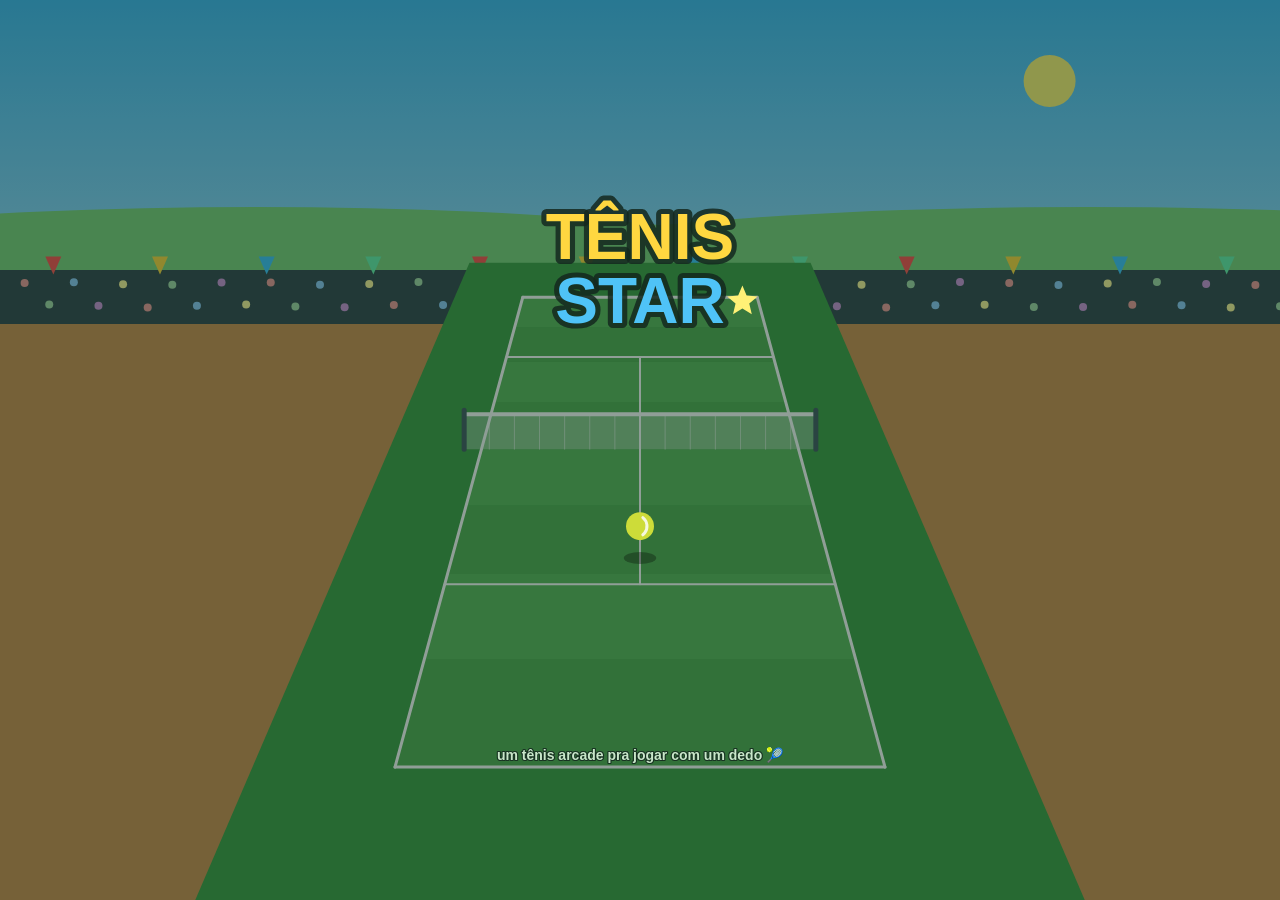
<file: tennis/index.html>
<!DOCTYPE html>
<html lang="pt-BR">
<head>
<meta charset="UTF-8">
<meta name="viewport" content="width=device-width, initial-scale=1.0, maximum-scale=1.0, user-scalable=no, viewport-fit=cover">
<meta name="theme-color" content="#1a7a4a">
<title>Tênis Star ⭐ — Smash!</title>
<style>
  *{margin:0;padding:0;box-sizing:border-box}
  html,body{width:100%;height:100%;overflow:hidden;background:#1a7a4a;
    overscroll-behavior:none;position:fixed;inset:0}
  canvas{display:block;width:100%;height:100%;touch-action:none;
    -webkit-user-select:none;user-select:none;-webkit-tap-highlight-color:transparent}
</style>
</head>
<body>
<canvas id="c"></canvas>
<script src="game.js"></script>
</body>
</html>
</file>
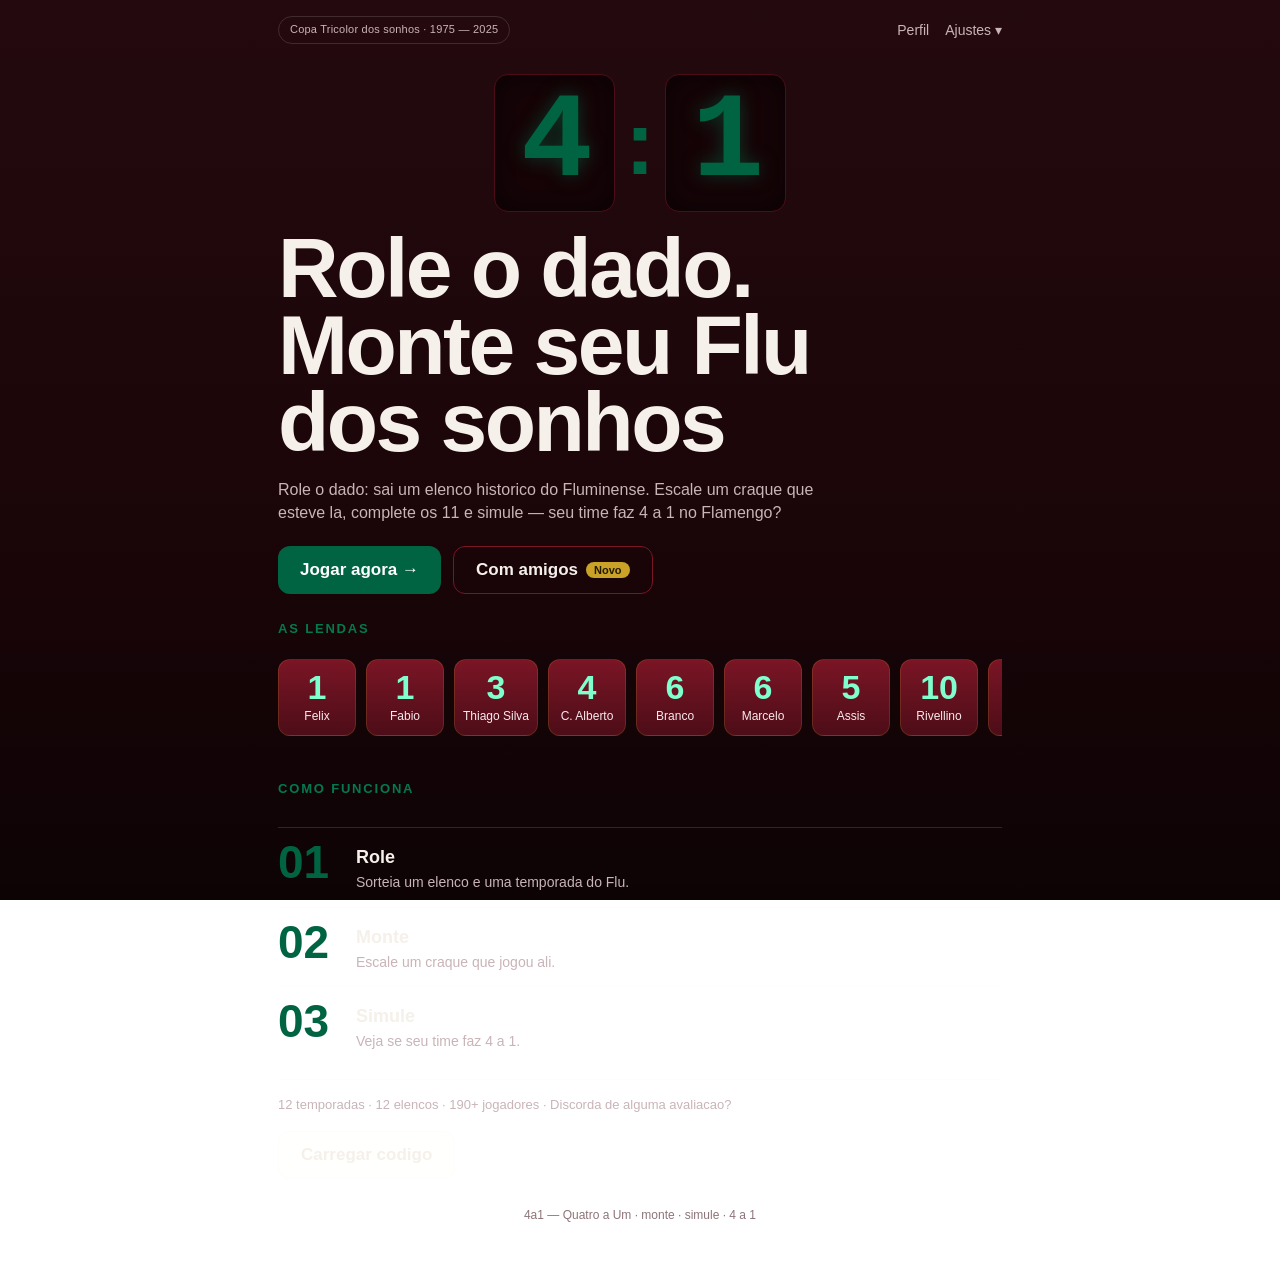
<file: 4a1.html>
<!DOCTYPE html>
<html lang="pt-BR">
<head>
<meta charset="utf-8">
<meta name="viewport" content="width=device-width, initial-scale=1, viewport-fit=cover">
<meta name="theme-color" content="#1A0508">
<title>4a1 - Quatro a Um</title>
<!-- =====================================================================
     4a1 - QUATRO A UM
     Versao Fluminense do viral "7a0". Arquivo unico, zero dependencias.
     Secoes: THEME/CSS - DATABASE - DRAFT - SIMULACAO - UI - SHARE CODE
     ===================================================================== -->
<style>
/* ====================== THEME / CSS ====================== */
:root{
  --bg-0:#1A0508;
  --bg-1:#240A0F;
  --green:#006341;     /* verde Fluminense */
  --green-2:#04794f;
  --grena:#7A1525;     /* grena */
  --grena-d:#4d0d18;
  --gold:#C9A227;      /* dourado: conquistas */
  --ink:#F5F0EA;
  --mut:#c9b4b8;
  --cell:#160407;
  --line:rgba(245,240,234,.14);
}
*{box-sizing:border-box;-webkit-tap-highlight-color:transparent}
html,body{margin:0;padding:0}
body{
  background:linear-gradient(180deg,var(--bg-1) 0%,var(--bg-0) 60%,#0d0305 100%);
  background-attachment:fixed;
  color:var(--ink);
  font-family:-apple-system,BlinkMacSystemFont,"Segoe UI",Roboto,Helvetica,Arial,sans-serif;
  line-height:1.45;
  min-height:100vh;
  overflow-x:hidden;
}
.cond{
  font-family:"Arial Narrow","Helvetica Neue Condensed","Roboto Condensed",Impact,sans-serif;
  font-weight:800;letter-spacing:-.02em;
}
.wrap{max-width:760px;margin:0 auto;padding:0 18px 60px}
a{color:var(--green-2);text-decoration:none}
button{font-family:inherit;cursor:pointer;border:0;color:inherit}
.btn{
  min-height:48px;padding:0 22px;border-radius:12px;font-size:17px;font-weight:700;
  display:inline-flex;align-items:center;justify-content:center;gap:8px;
}
.btn-primary{background:var(--green);color:#fff}
.btn-primary:active{background:var(--green-2)}
.btn-outline{background:transparent;border:1.5px solid var(--grena);color:var(--ink)}
.btn-ghost{background:rgba(245,240,234,.06);border:1px solid var(--line)}
.badge{font-size:11px;font-weight:800;background:var(--gold);color:#231a00;border-radius:999px;padding:2px 8px;letter-spacing:0}
.screen{display:none;animation:fade .35s ease}
.screen.active{display:block}
@keyframes fade{from{opacity:0;transform:translateY(8px)}to{opacity:1;transform:none}}

/* ---- topbar ---- */
.topbar{display:flex;align-items:center;justify-content:space-between;padding:16px 0;gap:10px}
.seal{font-size:11px;color:var(--mut);border:1px solid var(--line);border-radius:999px;padding:5px 11px;letter-spacing:.02em}
.topnav{display:flex;gap:16px;font-size:14px;color:var(--mut)}
.topnav span{cursor:pointer}

/* ---- placar marca ---- */
.scoreboard{display:flex;justify-content:center;gap:10px;margin:14px 0 8px}
.score-cell{
  background:var(--cell);border:1px solid var(--grena-d);border-radius:14px;
  padding:14px 26px;box-shadow:inset 0 0 30px rgba(0,0,0,.6);
}
.score-num{
  font-family:"Arial Narrow","Roboto Condensed",monospace;font-weight:800;
  font-size:clamp(64px,18vw,120px);line-height:.9;color:var(--green);
  text-shadow:0 0 18px rgba(0,99,65,.55);letter-spacing:-.04em;
}
.score-colon{display:flex;align-items:center;font-size:clamp(48px,12vw,90px);font-weight:800;color:var(--green)}
.score-colon span{animation:blink 1.1s steps(1) infinite}
@keyframes blink{50%{opacity:.12}}

h1.hero{
  font-family:"Arial Narrow","Roboto Condensed",sans-serif;font-weight:800;letter-spacing:-.03em;
  font-size:clamp(40px,12.5vw,84px);line-height:.92;margin:18px 0 12px;color:var(--ink);
}
.sub{color:var(--mut);font-size:16px;max-width:540px}
.cta{display:flex;flex-wrap:wrap;gap:12px;margin:22px 0 10px}

/* ---- faixa de camisas ---- */
.jerseys{display:flex;gap:10px;overflow-x:auto;padding:14px 2px 18px;scroll-snap-type:x mandatory;-webkit-overflow-scrolling:touch}
.jerseys::-webkit-scrollbar{height:6px}
.jerseys::-webkit-scrollbar-thumb{background:var(--grena);border-radius:6px}
.jcard{
  scroll-snap-align:start;flex:0 0 auto;min-width:78px;text-align:center;
  background:linear-gradient(180deg,var(--grena) 0%,var(--grena-d) 100%);
  border:1px solid rgba(201,162,39,.18);border-radius:12px;padding:10px 8px;
}
.jnum{font-family:"Arial Narrow","Roboto Condensed",sans-serif;font-weight:800;font-size:34px;color:#7fffce;line-height:1}
.jname{font-size:12px;color:#fbe9ec;margin-top:4px;white-space:nowrap}

/* ---- 3 passos ---- */
.steps{display:grid;gap:14px;margin:28px 0}
.step{display:flex;gap:16px;align-items:flex-start;border-top:1px solid var(--line);padding-top:16px}
.step-n{font-family:"Arial Narrow","Roboto Condensed",sans-serif;font-weight:800;font-size:46px;color:var(--green);line-height:.8;min-width:62px}
.step h3{margin:0 0 2px;font-size:18px}
.step p{margin:0;color:var(--mut);font-size:14px}

.statline{border-top:1px solid var(--line);margin-top:24px;padding-top:16px;color:var(--mut);font-size:13px}
.foot{margin-top:28px;color:#8d7479;font-size:12px;text-align:center}
.sectitle{font-size:13px;letter-spacing:.14em;text-transform:uppercase;color:var(--green-2);font-weight:800;margin:26px 0 6px}

/* ====================== CRESTA / ESCUDO CSS ====================== */
.crest{width:54px;height:54px;border-radius:50%;overflow:hidden;flex:0 0 auto;
  background:linear-gradient(115deg,var(--green) 0 33%,#f5f0ea 33% 66%,var(--grena) 66% 100%);
  border:2px solid var(--gold);box-shadow:0 2px 10px rgba(0,0,0,.5)}
.crest.lg{width:74px;height:74px}

/* ====================== DICE 3D ====================== */
.dice-stage{perspective:700px;width:120px;height:120px;margin:8px auto 18px}
.dice{position:relative;width:120px;height:120px;transform-style:preserve-3d;transition:transform .1s}
.dice.rolling{animation:roll 1.05s cubic-bezier(.3,.7,.4,1) forwards}
@keyframes roll{
  0%{transform:rotateX(0) rotateY(0)}
  100%{transform:rotateX(720deg) rotateY(1080deg)}
}
.face{position:absolute;width:120px;height:120px;background:var(--cell);border:2px solid var(--grena);
  border-radius:16px;display:grid;grid-template-columns:repeat(3,1fr);grid-template-rows:repeat(3,1fr);
  padding:14px;box-shadow:inset 0 0 22px rgba(0,0,0,.7)}
.pip{width:16px;height:16px;background:var(--green);border-radius:50%;align-self:center;justify-self:center;box-shadow:0 0 8px rgba(0,99,65,.7)}
.f1{transform:translateZ(60px)}
.f2{transform:rotateY(90deg) translateZ(60px)}
.f3{transform:rotateY(180deg) translateZ(60px)}
.f4{transform:rotateY(-90deg) translateZ(60px)}
.f5{transform:rotateX(90deg) translateZ(60px)}
.f6{transform:rotateX(-90deg) translateZ(60px)}

/* ====================== ELENCO / DRAFT ====================== */
.panel{background:rgba(22,4,7,.6);border:1px solid var(--grena-d);border-radius:16px;padding:16px;margin:14px 0}
.elenco-card{display:flex;gap:14px;align-items:center;background:linear-gradient(180deg,var(--grena-d),var(--cell));
  border:1px solid var(--grena);border-radius:14px;padding:14px}
.elenco-card h2{margin:0;font-size:20px}
.elenco-card .desc{color:var(--gold);font-size:13px;font-weight:700}
.draft-head{display:flex;justify-content:space-between;align-items:baseline;margin-bottom:6px}
.target-pos{font-family:"Arial Narrow","Roboto Condensed",sans-serif;font-weight:800;font-size:30px;color:var(--green)}
.progress{font-size:13px;color:var(--mut)}
.plist{display:grid;gap:8px;margin-top:14px}
.prow{display:flex;align-items:center;gap:12px;background:rgba(245,240,234,.04);border:1px solid var(--line);
  border-radius:12px;padding:10px 12px;cursor:pointer;transition:.15s}
.prow:active{transform:scale(.99)}
.prow.match{border-color:rgba(0,99,65,.5);background:rgba(0,99,65,.10)}
.prow.dim{opacity:.38}
.prow.used{opacity:.22;pointer-events:none}
.ppos{font-size:11px;font-weight:800;color:var(--mut);min-width:34px;letter-spacing:.04em}
.pname{flex:1;font-weight:600}
.prate{font-family:"Arial Narrow","Roboto Condensed",sans-serif;font-weight:800;font-size:20px;
  background:var(--green);color:#fff;border-radius:9px;padding:2px 10px;min-width:42px;text-align:center}
.hint{font-size:12px;color:var(--mut);margin-top:8px}

/* ====================== CAMPO ====================== */
.field{position:relative;width:100%;max-width:420px;margin:14px auto;aspect-ratio:7/10;border-radius:16px;
  background:
    radial-gradient(circle at 50% 50%,rgba(255,255,255,.05),transparent 60%),
    repeating-linear-gradient(0deg,#063e1f 0 10%,#05381c 10% 20%);
  border:2px solid rgba(245,240,234,.25);overflow:hidden}
.field:before,.field:after{content:"";position:absolute;border:2px solid rgba(255,255,255,.28)}
.field:before{left:0;right:0;top:50%;height:0;border-width:2px 0 0}
.field:after{left:25%;right:25%;height:18%;border-bottom:0;border-radius:0}
.center-circle{position:absolute;left:50%;top:50%;width:30%;aspect-ratio:1;border:2px solid rgba(255,255,255,.28);
  border-radius:50%;transform:translate(-50%,-50%)}
.spot{position:absolute;transform:translate(-50%,-50%);text-align:center;width:64px}
.shirt{width:42px;height:42px;margin:0 auto;border-radius:9px 9px 12px 12px;position:relative;
  background:linear-gradient(180deg,var(--grena) 0 33%,#f3ede7 33% 66%,var(--green) 66% 100%);
  border:1px solid rgba(0,0,0,.35);display:flex;align-items:center;justify-content:center;
  font-family:"Arial Narrow","Roboto Condensed",sans-serif;font-weight:800;font-size:16px;color:#1a0508;
  box-shadow:0 3px 8px rgba(0,0,0,.5)}
.spot .nm{font-size:10px;margin-top:3px;color:#fff;text-shadow:0 1px 3px #000;white-space:nowrap;
  overflow:hidden;text-overflow:ellipsis}
.ovbox{position:absolute;top:8px;right:8px;background:var(--cell);border:1px solid var(--grena);border-radius:10px;
  padding:6px 10px;text-align:center;z-index:3}
.ovbox .lab{font-size:9px;color:var(--mut);letter-spacing:.12em}
.ovbox .val{font-family:"Arial Narrow","Roboto Condensed",sans-serif;font-weight:800;font-size:26px;color:var(--green);line-height:1}

.formrow{display:flex;gap:8px;flex-wrap:wrap;margin:14px 0}
.formchip{padding:10px 16px;border-radius:11px;border:1.5px solid var(--grena);background:transparent;font-weight:700;min-height:44px}
.formchip.sel{background:var(--green);border-color:var(--green);color:#fff}

/* ====================== SIMULACAO ====================== */
.matchrow{display:flex;align-items:center;justify-content:space-between;gap:10px;background:var(--cell);
  border:1px solid var(--grena-d);border-radius:12px;padding:12px 14px;margin:8px 0;
  opacity:0;transform:translateY(6px);animation:reveal .4s forwards}
@keyframes reveal{to{opacity:1;transform:none}}
.mfase{font-size:11px;color:var(--gold);font-weight:800;letter-spacing:.06em;min-width:62px}
.mteams{flex:1;display:flex;align-items:center;justify-content:center;gap:14px;font-family:"Arial Narrow","Roboto Condensed",sans-serif;font-weight:800;font-size:18px}
.mteams .me{color:var(--green)}
.mteams .op{color:var(--mut)}
.mscore{font-family:"Arial Narrow","Roboto Condensed",monospace;font-weight:800;font-size:30px;
  background:#000;border-radius:8px;padding:2px 12px;color:#7fffce;min-width:84px;text-align:center;letter-spacing:.06em}
.win{color:#7fffce}.loss{color:#ff8a8a}

/* ====================== TELA FINAL ====================== */
.final-gold{text-align:center;padding:30px 6px}
.final-gold.lit{background:radial-gradient(circle at 50% 30%,rgba(201,162,39,.22),transparent 70%)}
.final-num{font-family:"Arial Narrow","Roboto Condensed",sans-serif;font-weight:800;
  font-size:clamp(64px,22vw,150px);color:var(--gold);text-shadow:0 0 30px rgba(201,162,39,.6);line-height:.9}
.final-title{font-family:"Arial Narrow","Roboto Condensed",sans-serif;font-weight:800;letter-spacing:-.01em;
  font-size:clamp(26px,7vw,44px);margin:8px 0}
.gold .final-title{color:var(--gold)}
#confetti{position:fixed;inset:0;pointer-events:none;z-index:50}
.conf{position:absolute;width:9px;height:14px;top:-20px;border-radius:2px;will-change:transform}

/* ---- share code ---- */
textarea,input.code{width:100%;background:var(--cell);color:var(--ink);border:1px solid var(--grena-d);
  border-radius:10px;padding:12px;font-family:monospace;font-size:13px;resize:vertical}
.copyok{color:var(--green-2);font-size:13px;font-weight:700;margin-left:8px}
.actions{display:flex;gap:10px;flex-wrap:wrap;margin-top:16px}
.center{text-align:center}
</style>
</head>
<body>
<div id="confetti"></div>
<div class="wrap">

  <!-- ===================== LANDING ===================== -->
  <section id="screen-landing" class="screen active">
    <div class="topbar">
      <div class="seal">Copa Tricolor dos sonhos &middot; 1975 &mdash; 2025</div>
      <nav class="topnav"><span onclick="alert('Perfil tricolor em breve.')">Perfil</span><span onclick="alert('Ajustes em breve.')">Ajustes &#9662;</span></nav>
    </div>

    <div class="scoreboard">
      <div class="score-cell"><div class="score-num">4</div></div>
      <div class="score-colon"><span>:</span></div>
      <div class="score-cell"><div class="score-num">1</div></div>
    </div>

    <h1 class="hero">Role o dado.<br>Monte seu Flu<br>dos sonhos</h1>
    <p class="sub">Role o dado: sai um elenco historico do Fluminense. Escale um craque que esteve la, complete os 11 e simule &mdash; seu time faz 4 a 1 no Flamengo?</p>

    <div class="cta">
      <button class="btn btn-primary" onclick="goFormation()">Jogar agora &rarr;</button>
      <button class="btn btn-outline" onclick="alert('Modo com amigos em breve.')">Com amigos <span class="badge">Novo</span></button>
    </div>

    <div class="sectitle">As lendas</div>
    <div class="jerseys" id="jerseys"></div>

    <div class="sectitle">Como funciona</div>
    <div class="steps">
      <div class="step"><div class="step-n">01</div><div><h3>Role</h3><p>Sorteia um elenco e uma temporada do Flu.</p></div></div>
      <div class="step"><div class="step-n">02</div><div><h3>Monte</h3><p>Escale um craque que jogou ali.</p></div></div>
      <div class="step"><div class="step-n">03</div><div><h3>Simule</h3><p>Veja se seu time faz 4 a 1.</p></div></div>
    </div>

    <div class="statline">12 temporadas &middot; 12 elencos &middot; 190+ jogadores &middot; Discorda de alguma avaliacao?</div>

    <div class="actions">
      <button class="btn btn-ghost" onclick="show('screen-load')">Carregar codigo</button>
    </div>

    <div class="foot">4a1 &mdash; Quatro a Um &middot; monte &middot; simule &middot; 4 a 1</div>
  </section>

  <!-- ===================== FORMACAO ===================== -->
  <section id="screen-formation" class="screen">
    <div class="topbar"><div class="seal" onclick="show('screen-landing')">&larr; Voltar</div><div class="topnav"><span>Escolha o esquema</span></div></div>
    <h1 class="hero" style="font-size:clamp(34px,10vw,60px)">Escolha<br>a formacao</h1>
    <p class="sub">O esquema define as 11 vagas que voce vai preencher no draft.</p>
    <div class="formrow" id="formrow"></div>
    <div class="actions"><button class="btn btn-primary" onclick="startDraft()">Iniciar draft &rarr;</button></div>
  </section>

  <!-- ===================== DRAFT ===================== -->
  <section id="screen-draft" class="screen">
    <div class="topbar"><div class="seal" onclick="confirmQuit()">&larr; Sair</div><div class="topnav"><span class="progress" id="progress"></span></div></div>
    <div class="draft-head">
      <div>Vaga atual: <span class="target-pos" id="targetPos">GOL</span></div>
    </div>

    <div id="diceArea" class="center">
      <div class="dice-stage"><div class="dice" id="dice">
        <div class="face f1"><div class="pip" style="grid-area:2/2"></div></div>
        <div class="face f2"><div class="pip" style="grid-area:1/1"></div><div class="pip" style="grid-area:3/3"></div></div>
        <div class="face f3"><div class="pip" style="grid-area:1/1"></div><div class="pip" style="grid-area:2/2"></div><div class="pip" style="grid-area:3/3"></div></div>
        <div class="face f4"><div class="pip" style="grid-area:1/1"></div><div class="pip" style="grid-area:1/3"></div><div class="pip" style="grid-area:3/1"></div><div class="pip" style="grid-area:3/3"></div></div>
        <div class="face f5"><div class="pip" style="grid-area:1/1"></div><div class="pip" style="grid-area:1/3"></div><div class="pip" style="grid-area:2/2"></div><div class="pip" style="grid-area:3/1"></div><div class="pip" style="grid-area:3/3"></div></div>
        <div class="face f6"><div class="pip" style="grid-area:1/1"></div><div class="pip" style="grid-area:1/3"></div><div class="pip" style="grid-area:2/1"></div><div class="pip" style="grid-area:2/3"></div><div class="pip" style="grid-area:3/1"></div><div class="pip" style="grid-area:3/3"></div></div>
      </div></div>
      <button class="btn btn-primary" id="rollBtn" onclick="rollDice()">Rolar o dado</button>
    </div>

    <div id="elencoArea" style="display:none">
      <div class="elenco-card">
        <div class="crest lg"></div>
        <div><h2 id="elNome"></h2><div class="desc" id="elDesc"></div></div>
      </div>
      <div class="plist" id="plist"></div>
      <p class="hint">Jogadores fora da posicao aparecem esmaecidos (entram com -8 de rating). Escolha um para a vaga.</p>
    </div>
  </section>

  <!-- ===================== CAMPO ===================== -->
  <section id="screen-field" class="screen">
    <div class="topbar"><div class="seal" onclick="show('screen-landing')">&larr; Inicio</div><div class="topnav"><span id="fieldForm"></span></div></div>
    <h1 class="hero" style="font-size:clamp(30px,9vw,54px)">Seu Flu<br>dos sonhos</h1>
    <div class="field" id="field">
      <div class="center-circle"></div>
      <div class="ovbox"><div class="lab">OVERALL</div><div class="val" id="ovVal">0</div></div>
    </div>
    <div class="actions">
      <button class="btn btn-primary" onclick="simulate()">Simular campanha &rarr;</button>
      <button class="btn btn-ghost" onclick="openShare()">Codigo</button>
      <button class="btn btn-ghost" onclick="goFormation()">Recomecar</button>
    </div>
  </section>

  <!-- ===================== SIMULACAO ===================== -->
  <section id="screen-sim" class="screen">
    <div class="topbar"><div class="seal" onclick="show('screen-field')">&larr; Time</div><div class="topnav"><span>Campanha</span></div></div>
    <h1 class="hero" style="font-size:clamp(30px,9vw,54px)">A campanha</h1>
    <div id="matchList"></div>
  </section>

  <!-- ===================== FINAL ===================== -->
  <section id="screen-final" class="screen">
    <div id="finalBox" class="final-gold">
      <div class="final-num" id="finalScore">4-1</div>
      <div class="final-title" id="finalTitle"></div>
      <p class="sub center" id="finalMsg" style="margin:0 auto 18px"></p>
      <div class="actions" style="justify-content:center">
        <button class="btn btn-primary" onclick="simulate()">Simular de novo</button>
        <button class="btn btn-ghost" onclick="openShare()">Compartilhar time</button>
        <button class="btn btn-ghost" onclick="goFormation()">Novo time</button>
      </div>
    </div>
  </section>

  <!-- ===================== SHARE ===================== -->
  <section id="screen-share" class="screen">
    <div class="topbar"><div class="seal" onclick="show('screen-field')">&larr; Voltar</div><div class="topnav"><span>Compartilhar</span></div></div>
    <h1 class="hero" style="font-size:clamp(30px,9vw,54px)">Codigo do time</h1>
    <p class="sub">Copie e envie. Quem receber pode carregar exatamente esta escalacao.</p>
    <textarea id="shareOut" rows="4" readonly></textarea>
    <div class="actions">
      <button class="btn btn-primary" onclick="copyCode()">Copiar codigo</button>
      <span class="copyok" id="copyok" style="display:none">Copiado!</span>
    </div>
  </section>

  <!-- ===================== LOAD ===================== -->
  <section id="screen-load" class="screen">
    <div class="topbar"><div class="seal" onclick="show('screen-landing')">&larr; Voltar</div><div class="topnav"><span>Carregar codigo</span></div></div>
    <h1 class="hero" style="font-size:clamp(30px,9vw,54px)">Carregar<br>codigo</h1>
    <p class="sub">Cole um codigo 4a1 para montar o time de outra pessoa.</p>
    <textarea id="loadIn" rows="4" placeholder="Cole o codigo aqui..."></textarea>
    <div class="actions">
      <button class="btn btn-primary" onclick="loadCode()">Carregar time</button>
    </div>
    <p class="hint" id="loadErr" style="color:#ff8a8a"></p>
  </section>

</div>

<script>
"use strict";
/* ====================== DATABASE ====================== */
/* Cada elenco: jogadores reais com rating 1-99 referente aquela temporada.   */
/* Posicoes: GOL, LD, LE, ZAG, VOL, MEI, ATA                                   */
var ELENCOS = [
  {key:"maquina", nome:"Maquina Tricolor 1975-76", ano:"1975-76", desc:"A lendaria Maquina", players:[
    ["Felix","GOL",88],["Miguel","GOL",73],["Carlos Alberto Torres","ZAG",90],["Edinho","ZAG",86],
    ["Marco Antonio","LE",85],["Rodrigues Neto","LE",81],["Rubens Galaxe","LD",78],["Pintinho","VOL",83],
    ["Mickey","VOL",79],["Moises","VOL",80],["Rivellino","MEI",92],["Paulo Cesar Caju","MEI",88],
    ["Dirceu","MEI",84],["Gil","ATA",86],["Doval","ATA",84],["Cafuringa","ATA",83],["Manfrini","ATA",78]
  ]},
  {key:"bra84", nome:"Brasileiro 1984", ano:"1984", desc:"Campeao Brasileiro", players:[
    ["Paulo Vitor","GOL",84],["Aldo","GOL",70],["Edinho","ZAG",87],["Duilio","ZAG",80],
    ["Leomir","ZAG",76],["Vinicius","LE",78],["Ze Carlos","LD",77],["Vagner","VOL",81],
    ["Paulo Cesar","VOL",80],["Assis","MEI",88],["Romerito","MEI",86],["Delei","MEI",79],
    ["Marquinho","MEI",78],["Washington","ATA",85],["Tato","ATA",82],["Branco","ATA",79]
  ]},
  {key:"tri", nome:"Tri Carioca 1983-85", ano:"1983-85", desc:"Tricampeao Carioca", players:[
    ["Paulo Vitor","GOL",83],["Ferreira","GOL",71],["Edinho","ZAG",86],["Duilio","ZAG",80],
    ["Leomir","ZAG",76],["Branco","LE",83],["Ze Carlos","LD",77],["Vagner","VOL",81],
    ["Paulo Cesar","VOL",80],["Assis","MEI",87],["Romerito","MEI",85],["Delei","MEI",78],
    ["Marquinho","MEI",77],["Washington","ATA",84],["Tato","ATA",81],["Aldo","ATA",79]
  ]},
  {key:"car95", nome:"Carioca 1995", ano:"1995", desc:"O gol de barriga", players:[
    ["Murilo","GOL",80],["Wagner","GOL",69],["Ailton","LD",76],["Marcao","ZAG",81],
    ["Leonardo","ZAG",75],["Sandro","ZAG",72],["Marcelo Carioca","LE",77],["Fabinho","VOL",76],
    ["Marquinhos","VOL",74],["Valber","MEI",80],["Marcelinho","MEI",78],["Ezio","ATA",84],
    ["Renato Gaucho","ATA",86],["Roberto Gaucho","ATA",78],["Robson","ATA",76],["Beto","LE",71]
  ]},
  {key:"car02", nome:"Carioca 2002", ano:"2002", desc:"Campeao Carioca", players:[
    ["Kleber","GOL",76],["Murilo","GOL",74],["Marcao","ZAG",79],["Fabiano Eller","ZAG",78],
    ["Elson","LE",73],["Regis","LD",72],["Ramon","VOL",77],["Magrao","VOL",78],
    ["Carlos Alberto","MEI",80],["Sorato","MEI",75],["Felipe","MEI",74],["Roger","ATA",84],
    ["Romario","ATA",88],["Leandro Amaral","ATA",79],["Marcelo Ramos","ATA",77],["Beto","LD",71]
  ]},
  {key:"cb07", nome:"Copa do Brasil 2007", ano:"2007", desc:"Campeao Copa do Brasil", players:[
    ["Fernando Henrique","GOL",80],["Ricardo Berna","GOL",71],["Gabriel","ZAG",78],["Thiago Silva","ZAG",84],
    ["Luiz Alberto","ZAG",75],["Junior Cesar","LE",77],["Leo","LD",73],["Arouca","VOL",78],
    ["Mauricio","VOL",76],["Thiago Neves","MEI",83],["Cicero","MEI",76],["Wendel","MEI",74],
    ["Roger","ATA",83],["Adriano Magrao","ATA",78],["Alex Dias","ATA",76],["Soares","ATA",72]
  ]},
  {key:"lib08", nome:"Libertadores 2008", ano:"2008", desc:"Vice da Libertadores", players:[
    ["Fernando Henrique","GOL",82],["Ricardo Berna","GOL",71],["Thiago Silva","ZAG",86],["Gabriel","ZAG",78],
    ["Luiz Alberto","ZAG",75],["Junior Cesar","LE",78],["Carlinhos","LE",76],["Roger","LD",75],
    ["Cicero","VOL",78],["Mauricio","VOL",77],["Arouca","VOL",78],["Conca","MEI",87],
    ["Thiago Neves","MEI",85],["Washington","ATA",84],["Dodo","ATA",78],["Somalia","ATA",74]
  ]},
  {key:"bra10", nome:"Brasileiro 2010", ano:"2010", desc:"Campeao Brasileiro", players:[
    ["Fernando Henrique","GOL",82],["Ricardo Berna","GOL",71],["Gum","ZAG",80],["Leandro Euzebio","ZAG",78],
    ["Mariano","LD",79],["Nei","LD",72],["Carlinhos","LE",77],["Junior Cesar","LE",75],
    ["Diguinho","VOL",78],["Emerson","VOL",76],["Marquinho","MEI",78],["Conca","MEI",89],
    ["Washington","ATA",83],["Fred","ATA",86],["Rafael Sobis","ATA",80],["Alan","ATA",74]
  ]},
  {key:"bra12", nome:"Brasileiro 2012", ano:"2012", desc:"Campeao Brasileiro", players:[
    ["Diego Cavalieri","GOL",83],["Samuel","GOL",70],["Gum","ZAG",81],["Leandro Euzebio","ZAG",78],
    ["Mariano","LD",80],["Bruno","LD",73],["Carlinhos","LE",77],["Diguinho","VOL",78],
    ["Jean","VOL",78],["Deco","MEI",84],["Thiago Neves","MEI",84],["Wagner","MEI",79],
    ["Fred","ATA",88],["Rafael Sobis","ATA",81],["Wellington Nem","ATA",78],["Valencia","ATA",74]
  ]},
  {key:"car22", nome:"Carioca 2022", ano:"2022", desc:"Campeao Carioca", players:[
    ["Fabio","GOL",83],["Marcos Felipe","GOL",73],["Nino","ZAG",82],["Manoel","ZAG",78],
    ["Felipe Melo","ZAG",76],["Samuel Xavier","LD",78],["Cris Silva","LE",74],["Andre","VOL",84],
    ["Yago Felipe","VOL",76],["Martinelli","VOL",75],["Ganso","MEI",84],["Nonato","MEI",76],
    ["Arias","ATA",83],["Cano","ATA",86],["Luiz Henrique","ATA",80],["Willian Bigode","ATA",74]
  ]},
  {key:"lib23", nome:"Libertadores 2023", ano:"2023", desc:"Campeao da America", players:[
    ["Fabio","GOL",84],["Marcos Felipe","GOL",73],["Nino","ZAG",83],["Felipe Melo","ZAG",76],
    ["Manoel","ZAG",75],["Marcelo","LE",82],["Diogo Barbosa","LE",73],["Samuel Xavier","LD",79],
    ["Andre","VOL",85],["Martinelli","VOL",77],["Alexsander","VOL",74],["Ganso","MEI",85],
    ["Lima","MEI",77],["Arias","ATA",85],["Cano","ATA",87],["John Kennedy","ATA",78],["Keno","ATA",78]
  ]},
  {key:"mun24", nome:"Mundial / Recopa 2024-25", ano:"2024-25", desc:"Recopa & Mundial", players:[
    ["Fabio","GOL",84],["Marcos Felipe","GOL",73],["Thiago Silva","ZAG",84],["Ignacio","ZAG",76],
    ["Manoel","ZAG",75],["Rene","LE",75],["Diogo Barbosa","LE",73],["Samuel Xavier","LD",78],
    ["Martinelli","VOL",78],["Bernal","VOL",76],["Hercules","VOL",78],["Ganso","MEI",84],
    ["Lima","MEI",76],["Arias","ATA",85],["Cano","ATA",85],["Keno","ATA",77],["Serna","ATA",76]
  ]}
];

/* Banco achatado: {id, nome, pos, rating, elenco, ano} */
var PLAYERS = [];
(function buildDB(){
  var id=0;
  for(var i=0;i<ELENCOS.length;i++){
    var e=ELENCOS[i];
    e.ids=[];
    for(var j=0;j<e.players.length;j++){
      var p=e.players[j];
      var rec={id:id++, nome:p[0], pos:p[1], rating:p[2], elenco:e.key, ano:e.ano};
      PLAYERS.push(rec);
      e.ids.push(rec.id);
    }
  }
})();
function elencoByKey(k){ for(var i=0;i<ELENCOS.length;i++){ if(ELENCOS[i].key===k) return ELENCOS[i]; } return null; }
function playerById(id){ return PLAYERS[id]; }

/* Camisas da landing (numero + nome das lendas) */
var JERSEYS=[["1","Felix"],["1","Fabio"],["3","Thiago Silva"],["4","C. Alberto"],["6","Branco"],
  ["6","Marcelo"],["5","Assis"],["10","Rivellino"],["10","Conca"],["10","Ganso"],
  ["7","Arias"],["9","Fred"],["9","Cano"],["9","Washington"]];

/* Formacoes: 11 vagas + coordenadas no campo (left%, top%) */
var FORMATIONS={
  "4-3-3":{pos:["GOL","LD","ZAG","ZAG","LE","VOL","MEI","MEI","ATA","ATA","ATA"],
    xy:[[50,90],[82,72],[62,76],[38,76],[18,72],[50,56],[70,48],[30,48],[80,24],[50,18],[20,24]]},
  "4-4-2":{pos:["GOL","LD","ZAG","ZAG","LE","MEI","MEI","MEI","MEI","ATA","ATA"],
    xy:[[50,90],[84,72],[62,76],[38,76],[16,72],[82,48],[58,46],[42,46],[18,48],[64,20],[36,20]]},
  "3-5-2":{pos:["GOL","ZAG","ZAG","ZAG","LD","LE","VOL","MEI","MEI","ATA","ATA"],
    xy:[[50,90],[70,78],[50,80],[30,78],[88,56],[12,56],[50,60],[68,44],[32,44],[62,20],[38,20]]},
  "4-2-3-1":{pos:["GOL","LD","ZAG","ZAG","LE","VOL","VOL","MEI","MEI","MEI","ATA"],
    xy:[[50,90],[84,72],[62,76],[38,76],[16,72],[62,58],[38,58],[80,40],[50,38],[20,40],[50,18]]}
};

/* Torneio: 3 grupos + 4 mata-mata, final contra Flamengo historico */
var TOURNAMENT=[
  {fase:"Grupo",adv:"Cerro Porteno",str:74},
  {fase:"Grupo",adv:"Olimpia",str:75},
  {fase:"Grupo",adv:"Nacional",str:76},
  {fase:"Oitavas",adv:"River Plate",str:80},
  {fase:"Quartas",adv:"Boca Juniors",str:81},
  {fase:"Semi",adv:"Palmeiras",str:82},
  {fase:"FINAL",adv:"Flamengo Historico",str:80}
];

/* ====================== STATE ====================== */
var state={ formation:"4-3-3", slots:[], round:0, picked:null, currentElenco:null, rolled:false };

/* ====================== UI ====================== */
function show(id){
  var s=document.getElementsByClassName("screen");
  for(var i=0;i<s.length;i++) s[i].classList.remove("active");
  document.getElementById(id).classList.add("active");
  window.scrollTo(0,0);
}
function clamp(v,a,b){ return v<a?a:(v>b?b:v); }
function rint(n){ return Math.floor(Math.random()*n); }

function renderLanding(){
  var j=document.getElementById("jerseys"), h="";
  for(var i=0;i<JERSEYS.length;i++){
    h+='<div class="jcard"><div class="jnum">'+JERSEYS[i][0]+'</div><div class="jname">'+JERSEYS[i][1]+'</div></div>';
  }
  j.innerHTML=h;
}
function renderFormChips(){
  var r=document.getElementById("formrow"), keys=Object.keys(FORMATIONS), h="";
  for(var i=0;i<keys.length;i++){
    var sel=keys[i]===state.formation?" sel":"";
    h+='<button class="formchip'+sel+'" data-f="'+keys[i]+'" onclick="selForm(\''+keys[i]+'\')">'+keys[i]+'</button>';
  }
  r.innerHTML=h;
}
function selForm(k){ state.formation=k; renderFormChips(); }
function goFormation(){ state.formation=state.formation||"4-3-3"; renderFormChips(); show("screen-formation"); }
function confirmQuit(){ if(confirm("Sair do draft? O progresso sera perdido.")) show("screen-landing"); }

/* ====================== DRAFT ====================== */
function startDraft(){
  var f=FORMATIONS[state.formation];
  state.slots=[];
  for(var i=0;i<f.pos.length;i++) state.slots.push({pos:f.pos[i], player:null, eff:0});
  state.round=0; state.picked={}; state.currentElenco=null; state.rolled=false;
  show("screen-draft"); renderDraftTarget();
}
function renderDraftTarget(){
  document.getElementById("targetPos").textContent=state.slots[state.round].pos;
  document.getElementById("progress").textContent="Vaga "+(state.round+1)+" de 11";
  document.getElementById("elencoArea").style.display="none";
  document.getElementById("diceArea").style.display="block";
  document.getElementById("rollBtn").disabled=false;
  document.getElementById("rollBtn").textContent="Rolar o dado";
  state.rolled=false;
}
function rollDice(){
  if(state.rolled) return;
  var dice=document.getElementById("dice"), btn=document.getElementById("rollBtn");
  btn.disabled=true;
  dice.classList.remove("rolling"); void dice.offsetWidth; dice.classList.add("rolling");
  setTimeout(function(){
    state.currentElenco=elencoByKey(ELENCOS[rint(ELENCOS.length)].key);
    state.rolled=true;
    renderElencoPanel();
    document.getElementById("diceArea").style.display="none";
    document.getElementById("elencoArea").style.display="block";
  },1100);
}
function renderElencoPanel(){
  var e=state.currentElenco, target=state.slots[state.round].pos;
  document.getElementById("elNome").textContent=e.nome;
  document.getElementById("elDesc").textContent=e.desc+" - "+e.ano;
  // ordena: na posicao primeiro, depois por rating
  var list=e.ids.map(function(id){return playerById(id);}).slice();
  list.sort(function(a,b){
    var am=a.pos===target?0:1, bm=b.pos===target?0:1;
    if(am!==bm) return am-bm;
    return b.rating-a.rating;
  });
  var h="";
  for(var i=0;i<list.length;i++){
    var p=list[i], match=p.pos===target, used=!!state.picked[p.id];
    var eff=match?p.rating:Math.max(1,p.rating-8);
    var cls="prow"+(used?" used":(match?" match":" dim"));
    h+='<div class="'+cls+'" onclick="pickPlayer('+p.id+')">'+
        '<span class="ppos">'+p.pos+'</span>'+
        '<span class="pname">'+p.nome+(used?' (escalado)':'')+'</span>'+
        '<span class="prate">'+eff+'</span></div>';
  }
  document.getElementById("plist").innerHTML=h;
}
function pickPlayer(id){
  if(state.picked[id]) return;
  var p=playerById(id), slot=state.slots[state.round], match=p.pos===slot.pos;
  slot.player=p; slot.eff=match?p.rating:Math.max(1,p.rating-8);
  state.picked[id]=true;
  state.round++;
  if(state.round<state.slots.length) renderDraftTarget();
  else showField();
}

/* ====================== CAMPO ====================== */
function computeOverall(){
  var sum=0,n=0;
  for(var i=0;i<state.slots.length;i++){ if(state.slots[i].player){ sum+=state.slots[i].eff; n++; } }
  return n?Math.round(sum/n):0;
}
function showField(){
  var f=FORMATIONS[state.formation], field=document.getElementById("field");
  // limpa spots antigos
  var old=field.getElementsByClassName("spot");
  while(old.length) old[0].remove();
  for(var i=0;i<state.slots.length;i++){
    var s=state.slots[i], xy=f.xy[i];
    var d=document.createElement("div");
    d.className="spot"; d.style.left=xy[0]+"%"; d.style.top=xy[1]+"%";
    var nm=s.player?s.player.nome:"-";
    d.innerHTML='<div class="shirt">'+s.eff+'</div><div class="nm">'+nm+'</div>';
    field.appendChild(d);
  }
  document.getElementById("ovVal").textContent=computeOverall();
  document.getElementById("fieldForm").textContent=state.formation;
  show("screen-field");
}

/* ====================== SIMULACAO ====================== */
function simMatch(overall,str,isFinal){
  var diff=overall-str;
  var myG, opG;
  if(isFinal){
    // final ajustada: times fortes tendem ao placar historico
    myG=clamp(Math.round((overall-72)/3 + (Math.random()*1.4-0.5)),0,7);
    opG=clamp(Math.round((str-overall)/6 + 1 + (Math.random()-0.6)),0,5);
  }else{
    myG=clamp(Math.round(2 + diff/4 + (Math.random()-0.5)*2),0,7);
    opG=clamp(Math.round(2 - diff/4 + (Math.random()-0.5)*2),0,6);
  }
  return [myG,opG];
}
function simulate(){
  var overall=computeOverall(), list=document.getElementById("matchList");
  list.innerHTML=""; show("screen-sim");
  var results=[];
  for(var i=0;i<TOURNAMENT.length;i++){
    var t=TOURNAMENT[i], isF=t.fase==="FINAL";
    results.push({t:t, sc:simMatch(overall,t.str,isF)});
  }
  // revela um a um
  var delay=0;
  results.forEach(function(r,idx){
    setTimeout(function(){
      var win=r.sc[0]>r.sc[1], scls=win?"win":(r.sc[0]<r.sc[1]?"loss":"");
      var row=document.createElement("div");
      row.className="matchrow";
      row.innerHTML='<span class="mfase">'+r.t.fase+'</span>'+
        '<span class="mteams"><span class="me">FLU</span> x <span class="op">'+r.t.adv+'</span></span>'+
        '<span class="mscore '+scls+'">'+r.sc[0]+' - '+r.sc[1]+'</span>';
      list.appendChild(row);
    }, delay);
    delay+=650;
  });
  setTimeout(function(){ showFinal(results[results.length-1], overall); }, delay+700);
}
function showFinal(finalRes, overall){
  var my=finalRes.sc[0], op=finalRes.sc[1];
  var box=document.getElementById("finalBox");
  document.getElementById("finalScore").textContent=my+"-"+op;
  var historic = (my===4 && op===1);
  if(historic){
    box.className="final-gold lit gold";
    document.getElementById("finalTitle").textContent="QUATRO A UM - NOITE HISTORICA";
    document.getElementById("finalMsg").textContent="Seu Flu dos sonhos fez 4 a 1 no Flamengo. Entrou pra historia. Overall "+overall+".";
    launchConfetti();
  }else if(my>op){
    box.className="final-gold";
    document.getElementById("finalScore").style.color="#7fffce";
    document.getElementById("finalTitle").textContent="CAMPEAO!";
    document.getElementById("finalMsg").textContent="Voce venceu a final, mas nao foi o lendario 4 a 1. Tente de novo - overall "+overall+".";
  }else{
    box.className="final-gold";
    document.getElementById("finalScore").style.color="#ff8a8a";
    document.getElementById("finalTitle").textContent="VICE";
    document.getElementById("finalMsg").textContent="O Flamengo levou a melhor desta vez. Reforce o time e volte. Overall "+overall+".";
  }
  if(historic) document.getElementById("finalScore").style.color="";
  show("screen-final");
}

/* confete verde-grena-branco (CSS/JS puro) */
function launchConfetti(){
  var c=document.getElementById("confetti"); c.innerHTML="";
  var cols=["#006341","#7A1525","#F5F0EA","#C9A227"];
  for(var i=0;i<120;i++){
    var d=document.createElement("div");
    d.className="conf";
    d.style.left=(Math.random()*100)+"vw";
    d.style.background=cols[rint(cols.length)];
    var dur=(2.4+Math.random()*2.2), del=Math.random()*1.2, x=(Math.random()*200-100);
    d.style.animation="fall "+dur+"s linear "+del+"s forwards";
    d.style.setProperty("--x",x+"px");
    c.appendChild(d);
  }
  setTimeout(function(){ c.innerHTML=""; }, 6000);
}
/* keyframes de queda injetados (usa var(--x) com prefixo seguro) */
(function injectFall(){
  var st=document.createElement("style");
  st.textContent="@keyframes fall{to{transform:translate(var(--x),105vh) rotate(720deg);opacity:.3}}";
  document.head.appendChild(st);
})();

/* ====================== SHARE CODE ====================== */
function buildCode(){
  var ids=[];
  for(var i=0;i<state.slots.length;i++) ids.push(state.slots[i].player?state.slots[i].player.id:-1);
  var payload={f:state.formation, p:ids};
  return btoa(unescape(encodeURIComponent(JSON.stringify(payload))));
}
function openShare(){
  document.getElementById("shareOut").value=buildCode();
  document.getElementById("copyok").style.display="none";
  show("screen-share");
}
function copyCode(){
  var ta=document.getElementById("shareOut");
  ta.select(); ta.setSelectionRange(0,99999);
  var done=function(){ document.getElementById("copyok").style.display="inline"; };
  if(navigator.clipboard && navigator.clipboard.writeText){
    navigator.clipboard.writeText(ta.value).then(done,function(){ try{document.execCommand("copy");done();}catch(e){} });
  }else{ try{document.execCommand("copy");done();}catch(e){} }
}
function loadCode(){
  var raw=document.getElementById("loadIn").value.trim(), err=document.getElementById("loadErr");
  err.textContent="";
  try{
    var obj=JSON.parse(decodeURIComponent(escape(atob(raw))));
    if(!obj||!obj.f||!FORMATIONS[obj.f]||!obj.p||obj.p.length!==11) throw new Error("formato");
    state.formation=obj.f;
    var f=FORMATIONS[obj.f];
    state.slots=[];
    for(var i=0;i<11;i++){
      var pid=obj.p[i], p=(pid>=0&&pid<PLAYERS.length)?playerById(pid):null;
      var eff=p?(p.pos===f.pos[i]?p.rating:Math.max(1,p.rating-8)):0;
      state.slots.push({pos:f.pos[i], player:p, eff:eff});
    }
    showField();
  }catch(e){
    err.textContent="Codigo invalido. Confira e tente de novo.";
  }
}

/* ====================== BOOT ====================== */
renderLanding();
renderFormChips();
</script>
</body>
</html>
</file>
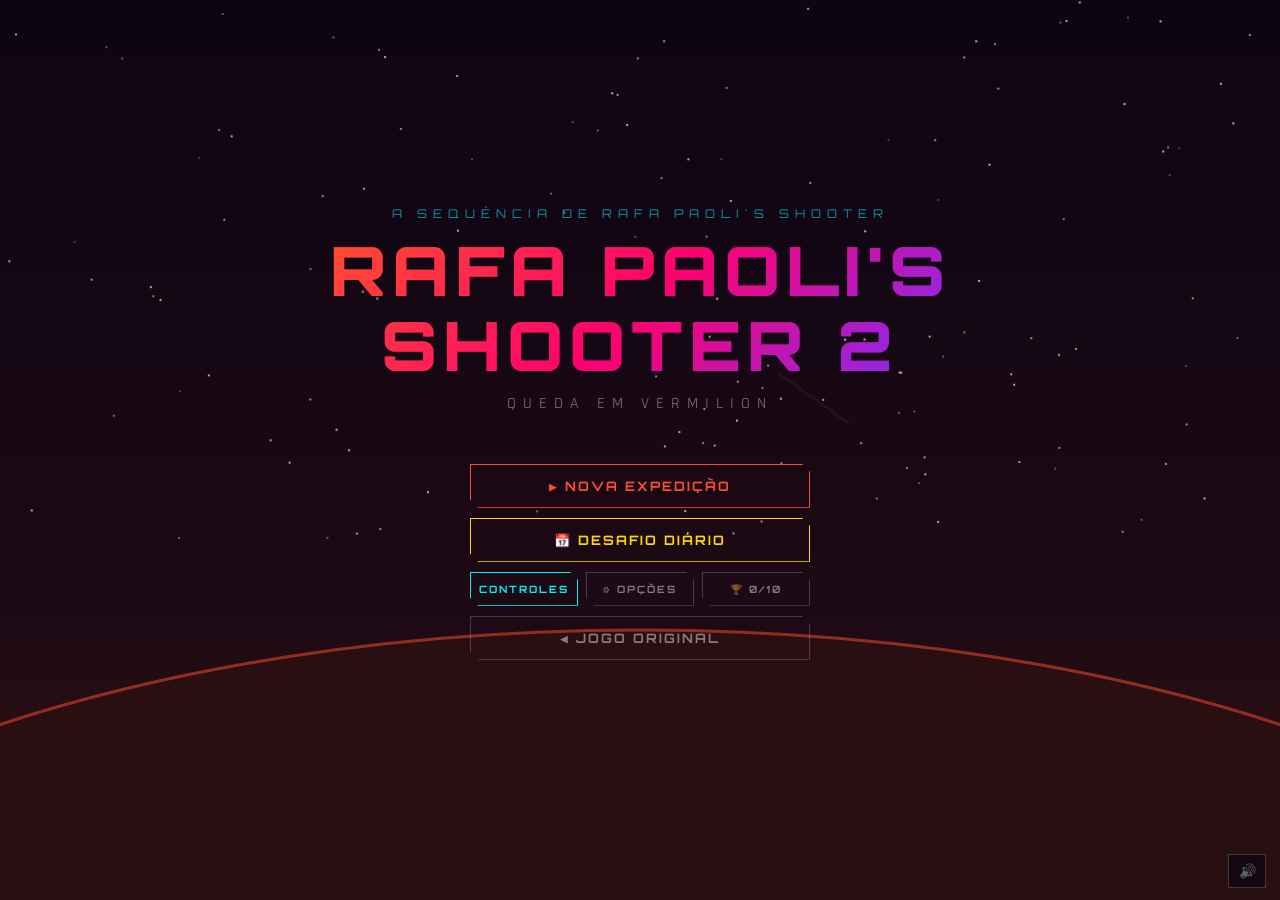
<file: shooter2.html>
<!DOCTYPE html>
<html lang="pt-BR">
<head>
<meta charset="UTF-8">
<meta name="viewport" content="width=device-width, initial-scale=1.0, maximum-scale=1.0, user-scalable=no">
<title>Rafa Paoli's Shooter 2 — Queda em Vermilion</title>
<link href="https://fonts.googleapis.com/css2?family=Orbitron:wght@400;700;900&family=Rajdhani:wght@300;400;600&display=swap" rel="stylesheet">
<style>
:root {
  --cyan: #00f5ff;
  --gold: #ffd60a;
  --neon-green: #39ff14;
  --hot-pink: #ff006e;
  --purple: #7b2fff;
  --vermilion: #ff4e2e;
  --dark: #0a0510;
  --panel: rgba(10,5,16,0.92);
}
* { box-sizing: border-box; margin: 0; padding: 0; }
html, body { width: 100%; height: 100%; overflow: hidden; background: var(--dark); }
body { font-family: 'Rajdhani', sans-serif; color: #ffe8e0; }
canvas#game { display: block; position: fixed; top: 0; left: 0; cursor: crosshair; touch-action: none; }

/* ── OVERLAY BASE ── */
.overlay {
  position: fixed; top: 50%; left: 50%;
  transform: translate(-50%, -50%);
  background: var(--panel);
  padding: 34px 38px; border-radius: 4px;
  display: none; z-index: 20;
  width: min(560px, 94vw);
  max-height: 92vh; overflow-y: auto;
  border: 1px solid rgba(255,78,46,0.35);
  backdrop-filter: blur(12px);
  clip-path: polygon(0 0, calc(100% - 16px) 0, 100% 16px, 100% 100%, 16px 100%, 0 calc(100% - 16px));
}
.overlay.active { display: block; animation: panelIn 0.3s cubic-bezier(0.23,1,0.32,1); }
@keyframes panelIn {
  from { opacity: 0; transform: translate(-50%, -48%) scale(0.97); }
  to   { opacity: 1; transform: translate(-50%, -50%) scale(1); }
}
.overlay h1 {
  font-family: 'Orbitron', monospace;
  font-size: 26px; font-weight: 900;
  color: var(--vermilion);
  text-shadow: 0 0 30px rgba(255,78,46,0.8);
  letter-spacing: 4px; margin-bottom: 18px;
  text-transform: uppercase;
}
.overlay p { font-size: 15px; line-height: 1.6; color: rgba(255,232,224,0.8); }
.btn {
  display: block; width: 100%;
  padding: 13px 20px; margin-top: 10px;
  font-family: 'Orbitron', monospace;
  font-size: 13px; font-weight: 700;
  letter-spacing: 2px; text-transform: uppercase;
  background: transparent;
  border: 1px solid var(--vermilion);
  color: var(--vermilion);
  cursor: pointer; position: relative; overflow: hidden;
  clip-path: polygon(0 0, calc(100% - 8px) 0, 100% 8px, 100% 100%, 8px 100%, 0 calc(100% - 8px));
  transition: all 0.2s;
}
.btn:hover { background: rgba(255,78,46,0.12); box-shadow: 0 0 20px rgba(255,78,46,0.4); color: #fff; }
.btn-cyan { border-color: var(--cyan); color: var(--cyan); }
.btn-cyan:hover { background: rgba(0,245,255,0.1); box-shadow: 0 0 20px rgba(0,245,255,0.4); }
.btn-green { border-color: var(--neon-green); color: var(--neon-green); }
.btn-green:hover { background: rgba(57,255,20,0.1); box-shadow: 0 0 20px rgba(57,255,20,0.4); }
.btn-dim { border-color: rgba(255,255,255,0.2); color: rgba(255,255,255,0.45); }
.btn-dim:hover { box-shadow: 0 0 12px rgba(255,255,255,0.15); }

/* ── TITLE SCREEN ── */
#titleScreen {
  position: fixed; inset: 0; z-index: 15;
  display: none; flex-direction: column;
  align-items: center; justify-content: center;
  text-align: center; padding: 20px;
}
#titleScreen.active { display: flex; }
#titleScreen .pretitle {
  font-family: 'Orbitron', monospace; font-size: 12px;
  color: rgba(0,245,255,0.6); letter-spacing: 6px; margin-bottom: 12px;
}
#titleScreen .main-title {
  font-family: 'Orbitron', monospace;
  font-size: clamp(30px, 6vw, 68px);
  font-weight: 900; color: transparent;
  background: linear-gradient(135deg, var(--vermilion), var(--hot-pink), var(--purple));
  -webkit-background-clip: text; background-clip: text;
  letter-spacing: 6px; text-transform: uppercase;
  animation: titlePulse 3s ease-in-out infinite;
  line-height: 1.1;
}
@keyframes titlePulse {
  0%,100% { filter: brightness(1); }
  50%     { filter: brightness(1.35) drop-shadow(0 0 24px rgba(255,78,46,0.5)); }
}
#titleScreen .subtitle {
  font-size: 16px; color: rgba(255,232,224,0.5);
  letter-spacing: 7px; text-transform: uppercase;
  margin-top: 10px; margin-bottom: 40px;
}
#titleScreen .menu-buttons { width: min(340px, 90vw); }
#titleBest {
  margin-top: 22px; font-family: 'Orbitron', monospace;
  font-size: 11px; color: var(--gold); letter-spacing: 2px;
}

/* ── STORY INTRO ── */
#storyScreen { text-align: left; border-color: rgba(0,245,255,0.3); }
#storyScreen h1 { color: var(--cyan); text-shadow: 0 0 30px rgba(0,245,255,0.7); }
#storyText { font-size: 16px; line-height: 1.75; white-space: pre-line; min-height: 220px; }
#storyText .hl { color: var(--vermilion); font-weight: 600; }

/* ── HUD ── */
.hud-el { position: fixed; z-index: 10; display: none; font-family: 'Orbitron', monospace; pointer-events: none; }
.hud-on .hud-el { display: block; }

#hudObjective {
  top: 14px; left: 16px; max-width: 380px;
  background: rgba(10,5,16,0.7); border: 1px solid rgba(255,78,46,0.3);
  padding: 10px 14px;
  clip-path: polygon(0 0, calc(100% - 10px) 0, 100% 10px, 100% 100%, 0 100%);
}
#hudObjective .obj-label { font-size: 9px; letter-spacing: 3px; color: rgba(255,232,224,0.4); }
#hudObjective .obj-text { font-size: 13px; letter-spacing: 1px; color: var(--gold); margin-top: 3px; }
#hudParts { font-size: 11px; color: var(--cyan); margin-top: 5px; letter-spacing: 2px; }

#hudHp { bottom: 18px; left: 16px; width: 260px; }
#hudHp .bar-label { font-size: 9px; letter-spacing: 3px; color: rgba(255,232,224,0.5); margin-bottom: 4px; }
.bar-track { height: 14px; background: rgba(255,255,255,0.08); border: 1px solid rgba(255,78,46,0.4);
  clip-path: polygon(0 0, calc(100% - 8px) 0, 100% 8px, 100% 100%, 0 100%); }
#hpFill { height: 100%; width: 100%; background: linear-gradient(90deg, var(--vermilion), var(--gold));
  transition: width 0.15s; box-shadow: 0 0 12px rgba(255,78,46,0.6); }
#hudHpNum { font-size: 10px; color: rgba(255,232,224,0.6); margin-top: 3px; letter-spacing: 1px; }

#hudScrap { bottom: 18px; left: 296px; font-size: 14px; color: var(--gold); letter-spacing: 1px; }
#hudDash { bottom: 40px; left: 296px; font-size: 10px; color: var(--cyan); letter-spacing: 2px; }

#hudWeapons { bottom: 14px; left: 50%; transform: translateX(-50%); display: none; gap: 8px; }
.hud-on #hudWeapons { display: flex; }
.wpn-slot {
  min-width: 92px; padding: 7px 10px; text-align: center;
  background: rgba(10,5,16,0.7); border: 1px solid rgba(255,255,255,0.15);
  font-size: 9px; letter-spacing: 1px; color: rgba(255,232,224,0.45);
  clip-path: polygon(0 0, calc(100% - 8px) 0, 100% 8px, 100% 100%, 8px 100%, 0 calc(100% - 8px));
}
.wpn-slot.active { border-color: var(--vermilion); color: #fff; box-shadow: 0 0 14px rgba(255,78,46,0.35); }
.wpn-slot.locked { opacity: 0.3; }
.wpn-slot .ammo { display: block; font-size: 11px; color: var(--gold); margin-top: 2px; }

#minimapWrap {
  top: 14px; right: 16px;
  background: rgba(10,5,16,0.75); border: 1px solid rgba(0,245,255,0.3);
  padding: 5px;
}
#hudScore { top: 188px; right: 16px; font-size: 11px; color: rgba(255,232,224,0.6); letter-spacing: 2px; text-align: right; }
#hudHint {
  bottom: 124px; left: 50%; transform: translateX(-50%);
  font-size: 13px; color: var(--neon-green); letter-spacing: 2px;
  text-shadow: 0 0 12px rgba(57,255,20,0.8);
}
#hudShards { bottom: 62px; left: 296px; font-size: 13px; color: #c44dff; letter-spacing: 1px; text-shadow: 0 0 10px rgba(196,77,255,0.6); }
#hudCombo {
  top: 150px; left: 16px; font-size: 16px; color: var(--gold);
  letter-spacing: 2px; text-shadow: 0 0 12px rgba(255,214,10,0.8);
}
#hudAbilities { bottom: 64px; left: 50%; transform: translateX(-50%); display: none; gap: 6px; }
.hud-on #hudAbilities { display: flex; }
.ab-slot {
  min-width: 86px; padding: 5px 8px; text-align: center;
  background: rgba(10,5,16,0.7); border: 1px solid rgba(123,47,255,0.4);
  font-size: 8px; letter-spacing: 1px; color: rgba(255,232,224,0.55);
  clip-path: polygon(0 0, calc(100% - 6px) 0, 100% 6px, 100% 100%, 6px 100%, 0 calc(100% - 6px));
}
.ab-slot.sel { border-color: #c44dff; color: #fff; box-shadow: 0 0 12px rgba(196,77,255,0.4); }
.ab-slot .ab-cd { display: block; font-size: 10px; color: #c44dff; margin-top: 2px; }
#quoteEl {
  position: fixed; top: 22%; left: 50%; transform: translateX(-50%);
  z-index: 17; font-family: 'Orbitron', monospace; font-size: 17px;
  color: #ff5e9e; text-shadow: 0 0 18px rgba(255,0,110,0.9);
  letter-spacing: 2px; opacity: 0; transition: opacity 0.5s;
  pointer-events: none; text-align: center; max-width: 80vw;
}
.shop-card.cursed { border-color: rgba(196,77,255,0.5); background: rgba(123,47,255,0.07); }
.shop-card.cursed .sc-name { color: #c44dff; }
.shop-card.cursed button { border-color: #c44dff; color: #c44dff; }
.shop-card .sc-curse { font-size: 11px; color: #ff6b6b; }
#logScreen { border-color: rgba(57,255,20,0.4); }
#logScreen h1 { color: var(--neon-green); text-shadow: 0 0 24px rgba(57,255,20,0.6); font-size: 18px; }
#logText { font-size: 15px; line-height: 1.7; color: rgba(220,255,220,0.85); white-space: pre-line; }
#dailyScreen h1 { color: var(--gold); text-shadow: 0 0 26px rgba(255,214,10,0.7); }
#charScreen { width: min(680px, 95vw); }
.char-grid { display: grid; grid-template-columns: repeat(auto-fill, minmax(260px, 1fr)); gap: 12px; }
.char-card {
  border: 1px solid rgba(255,255,255,0.18); padding: 14px;
  background: rgba(255,255,255,0.03); cursor: pointer; text-align: left;
  transition: all 0.15s;
}
.char-card:hover { background: rgba(0,245,255,0.07); transform: translateY(-2px); }
.char-card .cc-name { font-family: 'Orbitron', monospace; font-size: 16px; letter-spacing: 2px; }
.char-card .cc-title { font-size: 11px; letter-spacing: 3px; color: rgba(255,232,224,0.45); margin: 3px 0 8px; }
.char-card .cc-desc { font-size: 13px; line-height: 1.5; color: rgba(255,232,224,0.7); }
#npcScreen { border-color: rgba(74,215,255,0.4); }
#npcScreen h1 { font-size: 18px; }
#npcText { font-size: 16px; line-height: 1.7; color: rgba(224,247,250,0.9); min-height: 90px; font-style: italic; }
#npcBtns button { margin-top: 8px; }
.daily-mod {
  border: 1px solid rgba(255,214,10,0.3); padding: 10px 14px; margin-top: 8px;
  background: rgba(255,214,10,0.04);
}
.daily-mod .dm-name { font-family: 'Orbitron', monospace; font-size: 12px; color: var(--gold); letter-spacing: 1px; }
.daily-mod .dm-desc { font-size: 13px; color: rgba(255,232,224,0.6); margin-top: 2px; }

/* ── BOSS BAR ── */
#bossBarWrap {
  top: 16px; left: 50%; transform: translateX(-50%);
  width: min(520px, 70vw); text-align: center; display: none !important;
}
.hud-on #bossBarWrap.visible { display: block !important; }
#bossNameEl { font-size: 13px; letter-spacing: 4px; color: var(--hot-pink);
  text-shadow: 0 0 14px rgba(255,0,110,0.8); margin-bottom: 5px; }
#bossTrack { height: 10px; background: rgba(255,255,255,0.08); border: 1px solid rgba(255,0,110,0.5); }
#bossFill { height: 100%; width: 100%; background: linear-gradient(90deg, var(--hot-pink), var(--purple));
  transition: width 0.2s; box-shadow: 0 0 12px rgba(255,0,110,0.7); }
#bossPhasePips { display: flex; gap: 5px; justify-content: center; margin-top: 6px; }
.phase-pip { width: 26px; height: 5px; background: rgba(255,255,255,0.15); }
.phase-pip.on { background: var(--hot-pink); box-shadow: 0 0 8px var(--hot-pink); }

/* ── BOSS INTRO ── */
#bossIntroEl {
  position: fixed; top: 32%; left: 50%; transform: translate(-50%,-50%);
  text-align: center; z-index: 18; display: none; pointer-events: none;
}
#bossIntroEl.active { display: block; animation: bossIn 0.6s ease; }
@keyframes bossIn {
  from { opacity: 0; transform: translate(-50%,-50%) scale(1.6); letter-spacing: 20px; }
  to   { opacity: 1; transform: translate(-50%,-50%) scale(1); }
}
#bossIntroName { font-family: 'Orbitron', monospace; font-size: clamp(28px, 5vw, 52px);
  font-weight: 900; color: var(--hot-pink); text-shadow: 0 0 40px rgba(255,0,110,0.9); letter-spacing: 8px; }
#bossIntroSub { font-size: 15px; color: rgba(255,232,224,0.6); letter-spacing: 5px; margin-top: 8px; text-transform: uppercase; }

/* ── DAMAGE VIGNETTE ── */
#dmgVignette {
  position: fixed; inset: 0; z-index: 9; pointer-events: none; opacity: 0;
  background: radial-gradient(ellipse at center, transparent 55%, rgba(255,30,30,0.55) 100%);
  transition: opacity 0.4s;
}

/* ── SHOP ── */
#shopScreen { width: min(640px, 95vw); border-color: rgba(255,214,10,0.4); }
#shopScreen h1 { color: var(--gold); text-shadow: 0 0 26px rgba(255,214,10,0.7); }
#shopScrap { font-family: 'Orbitron', monospace; font-size: 14px; color: var(--gold); margin-bottom: 14px; letter-spacing: 2px; }
.shop-grid { display: grid; grid-template-columns: repeat(auto-fill, minmax(180px, 1fr)); gap: 10px; }
.shop-card {
  border: 1px solid rgba(255,255,255,0.15); padding: 12px;
  background: rgba(255,255,255,0.03); text-align: left;
}
.shop-card .sc-name { font-family: 'Orbitron', monospace; font-size: 11px; color: var(--cyan); letter-spacing: 1px; }
.shop-card .sc-desc { font-size: 12px; color: rgba(255,232,224,0.55); margin: 5px 0; min-height: 30px; }
.shop-card .sc-lvl { font-size: 10px; color: var(--neon-green); }
.shop-card button {
  width: 100%; margin-top: 7px; padding: 7px;
  font-family: 'Orbitron', monospace; font-size: 10px; letter-spacing: 1px;
  background: transparent; border: 1px solid var(--gold); color: var(--gold); cursor: pointer;
}
.shop-card button:hover:not(:disabled) { background: rgba(255,214,10,0.12); }
.shop-card button:disabled { opacity: 0.3; cursor: default; }
.shop-section-label { font-family:'Orbitron',monospace; font-size: 10px; letter-spacing: 3px;
  color: rgba(255,232,224,0.4); margin: 16px 0 8px; }

/* ── GAME OVER / VICTORY ── */
#gameOverScreen h1 { color: var(--hot-pink); text-shadow: 0 0 30px rgba(255,0,110,0.8); }
#victoryScreen h1 { color: var(--neon-green); text-shadow: 0 0 30px rgba(57,255,20,0.8); }
.stats-list { margin: 14px 0; }
.stats-list .stat-row {
  display: flex; justify-content: space-between;
  padding: 7px 4px; border-bottom: 1px solid rgba(255,255,255,0.08);
  font-size: 14px;
}
.stats-list .stat-row span:last-child { font-family: 'Orbitron', monospace; color: var(--gold); }
.new-record { font-family:'Orbitron',monospace; color: var(--neon-green); font-size: 13px;
  letter-spacing: 2px; text-align: center; margin-top: 10px; display: none;
  animation: titlePulse 1.2s ease-in-out infinite; }

/* ── CONTROLS ── */
.ctrl-table { width: 100%; margin: 10px 0; border-collapse: collapse; }
.ctrl-table td { padding: 7px 6px; border-bottom: 1px solid rgba(255,255,255,0.08); font-size: 14px; }
.ctrl-table td:first-child { font-family: 'Orbitron', monospace; font-size: 11px; color: var(--cyan); letter-spacing: 1px; width: 40%; }

#muteBtn {
  position: fixed; bottom: 12px; right: 14px; z-index: 25;
  background: rgba(10,5,16,0.7); border: 1px solid rgba(255,255,255,0.2);
  color: rgba(255,255,255,0.5); font-size: 14px; width: 38px; height: 34px;
  cursor: pointer;
}

/* ── CONTROLES MOBILE ── */
#mobileControls {
  position: fixed; right: 12px; bottom: 96px; z-index: 12;
  display: none; grid-template-columns: repeat(2, 60px); gap: 10px;
}
body.touch-mode.hud-on #mobileControls { display: grid; }
.mbtn {
  width: 60px; height: 60px; border-radius: 50%;
  border: 1.5px solid rgba(0,245,255,0.5);
  background: rgba(10,5,16,0.55);
  color: var(--cyan); font-family: 'Orbitron', monospace;
  font-size: 10px; font-weight: 700; letter-spacing: 1px;
  touch-action: manipulation; -webkit-tap-highlight-color: transparent;
  user-select: none; -webkit-user-select: none;
  display: flex; align-items: center; justify-content: center;
}
.mbtn:active { background: rgba(0,245,255,0.25); }
.mbtn.mb-dash { border-color: rgba(57,255,20,0.6); color: var(--neon-green); }
.mbtn.mb-melee { border-color: rgba(255,255,255,0.5); color: #fff; }
.mbtn.mb-ability { border-color: rgba(196,77,255,0.6); color: #c44dff; }
.mbtn.mb-interact { border-color: rgba(255,214,10,0.6); color: var(--gold); }
body.touch-mode #hudWeapons { left: 12px; transform: none; }
body.touch-mode #hudAbilities { left: 12px; transform: none; bottom: 70px; }
body.touch-mode #hudHint { bottom: 160px; }
@media (pointer: coarse) {
  .overlay { padding: 22px 20px; }
}
@media (max-width: 540px) {
  #mobileControls { grid-template-columns: repeat(2, 48px); gap: 8px; right: 8px; bottom: 88px; }
  .mbtn { width: 48px; height: 48px; font-size: 8px; }
  #minimapWrap canvas { width: 100px; height: 100px; }
  #hudObjective { max-width: 230px; padding: 6px 9px; }
  #hudHp { width: 180px; }
}
</style>
</head>
<body>

<canvas id="game"></canvas>
<div id="dmgVignette"></div>

<!-- TITLE -->
<div id="titleScreen">
  <div class="pretitle">A SEQUÊNCIA DE RAFA PAOLI'S SHOOTER</div>
  <div class="main-title">RAFA PAOLI'S<br>SHOOTER 2</div>
  <div class="subtitle">Queda em Vermilion</div>
  <div class="menu-buttons">
    <button class="btn btn-green" id="contBtn" style="display:none;" onclick="UI.continueRun()">⟳ CONTINUAR EXPEDIÇÃO</button>
    <button class="btn" onclick="UI.startStory()">▶ NOVA EXPEDIÇÃO</button>
    <button class="btn" style="border-color:var(--gold);color:var(--gold);" onclick="UI.showDaily()">📅 DESAFIO DIÁRIO</button>
    <button class="btn" id="hordeBtn" style="display:none;border-color:#ff5252;color:#ff5252;" onclick="UI.startHorde()">☠ MODO HORDA</button>
    <div style="display:grid;grid-template-columns:1fr 1fr 1fr;gap:8px;margin-top:10px;">
      <button class="btn btn-cyan" style="margin-top:0;font-size:10px;padding:10px 6px;" onclick="UI.showControls()">CONTROLES</button>
      <button class="btn btn-dim" style="margin-top:0;font-size:10px;padding:10px 6px;" onclick="UI.showOptions()">⚙ OPÇÕES</button>
      <button class="btn btn-dim" style="margin-top:0;font-size:10px;padding:10px 6px;" onclick="UI.showAch()">🏆 <span id="achCount"></span></button>
    </div>
    <button class="btn btn-dim" onclick="location.href='index.html'">◀ JOGO ORIGINAL</button>
  </div>
  <div id="titleBest"></div>
  <div id="titleDaily" style="margin-top:6px;font-family:'Orbitron',monospace;font-size:10px;color:rgba(255,214,10,0.6);letter-spacing:2px;"></div>
  <div id="titleEndings" style="margin-top:6px;font-family:'Orbitron',monospace;font-size:10px;color:rgba(255,232,224,0.35);letter-spacing:2px;"></div>
</div>

<!-- STORY -->
<div id="storyScreen" class="overlay">
  <h1>DIÁRIO DE BORDO — DIA 0</h1>
  <div id="storyText"></div>
  <button class="btn btn-cyan" id="storyBtn" onclick="UI.advanceStory()">▸ CONTINUAR</button>
  <button class="btn btn-dim" onclick="UI.skipStory()">PULAR INTRODUÇÃO</button>
</div>

<!-- CONTROLS -->
<div id="controlsScreen" class="overlay">
  <h1 style="color:var(--cyan);text-shadow:0 0 26px rgba(0,245,255,0.7);">CONTROLES</h1>
  <table class="ctrl-table">
    <tr><td>W A S D / SETAS</td><td>Mover</td></tr>
    <tr><td>MOUSE</td><td>Mirar</td></tr>
    <tr><td>CLIQUE / SEGURAR</td><td>Atirar</td></tr>
    <tr><td>ESPAÇO / SHIFT</td><td>Dash (esquiva com invencibilidade)</td></tr>
    <tr><td>1 · 2 · 3 · 4</td><td>Trocar de arma</td></tr>
    <tr><td>BOTÃO DIREITO</td><td>Segurar: tiro carregado perfurante</td></tr>
    <tr><td>F</td><td>Golpe corpo a corpo — executa inimigos fracos (brilhando)</td></tr>
    <tr><td>R</td><td>Recarregar — aperte de novo na zona verde: pente com +20% de dano</td></tr>
    <tr><td>Q</td><td>Habilidade de guardião (ganhe derrotando bosses)</td></tr>
    <tr><td>TAB</td><td>Trocar a habilidade selecionada</td></tr>
    <tr><td>E</td><td>Interagir (nave / oficina / NPCs)</td></tr>
    <tr><td>P / ESC</td><td>Pausar</td></tr>
    <tr><td>M</td><td>Som ligado/desligado</td></tr>
  </table>
  <p style="font-size:13px;color:rgba(0,245,255,0.7);margin-bottom:6px;">📱 NO CELULAR: joystick esquerdo move · joystick direito mira e atira sozinho · botões à direita para DASH, melee (⚔), habilidade (Q), recarga (R), interagir (E), trocar arma e pausar.</p>
  <p style="font-size:13px;color:rgba(255,232,224,0.5);">Derrote os guardiões nos 4 extremos do planeta, recupere os fragmentos da nave e escape de Vermilion-7.</p>
  <button class="btn" onclick="UI.closeControls()">VOLTAR</button>
</div>

<!-- PAUSE -->
<div id="pauseScreen" class="overlay">
  <h1 style="color:var(--cyan);text-shadow:0 0 26px rgba(0,245,255,0.7);">PAUSADO</h1>
  <p>A fauna de Vermilion não espera por você.</p>
  <button class="btn btn-green" onclick="UI.resume()">▶ CONTINUAR</button>
  <button class="btn btn-cyan" onclick="UI.showControls()">CONTROLES</button>
  <button class="btn btn-dim" onclick="UI.showOptions()">⚙ OPÇÕES</button>
  <button class="btn btn-dim" onclick="UI.toTitle()">ABANDONAR EXPEDIÇÃO</button>
</div>

<!-- SHOP -->
<div id="shopScreen" class="overlay">
  <h1>⚙ OFICINA DA NAVE</h1>
  <div id="shopScrap"></div>
  <div class="shop-section-label">MELHORIAS</div>
  <div class="shop-grid" id="shopUpgrades"></div>
  <div class="shop-section-label">ARSENAL</div>
  <div class="shop-grid" id="shopWeapons"></div>
  <div class="shop-section-label" id="cursedLabel" style="color:#c44dff;">UPGRADES PROIBIDOS</div>
  <div class="shop-grid" id="shopCursed"></div>
  <button class="btn btn-green" onclick="UI.closeShop()">▶ VOLTAR AO COMBATE</button>
</div>

<!-- GAME OVER -->
<div id="gameOverScreen" class="overlay">
  <h1>SINAL PERDIDO</h1>
  <p id="gameOverFlavor">A fauna de Vermilion reclama mais um visitante.</p>
  <div class="stats-list" id="gameOverStats"></div>
  <button class="btn btn-green" id="respawnBtn" onclick="UI.respawn()">⟳ REINICIAR NO ACAMPAMENTO <span style="font-size:9px;opacity:0.7;">(mantém melhorias, perde 30% da sucata)</span></button>
  <button class="btn btn-dim" onclick="UI.toTitle()">MENU PRINCIPAL</button>
</div>

<!-- VICTORY / FINAL -->
<div id="victoryScreen" class="overlay">
  <h1 id="victoryTitle">✦ DECOLAGEM ✦</h1>
  <p id="victoryBody">A nave rasga o céu carmesim de Vermilion-7. Lá embaixo, o eco de Genesis finalmente se cala. O piloto que destruiu um deus de metal agora volta para casa — mas os sensores captam outra anomalia no setor vizinho...</p>
  <p id="victoryNext" style="margin-top:10px;color:var(--cyan);font-family:'Orbitron',monospace;font-size:11px;letter-spacing:3px;">CONTINUA…</p>
  <div class="stats-list" id="victoryStats"></div>
  <div class="new-record" id="victoryRecord">★ NOVO RECORDE ★</div>
  <button class="btn" id="ngBtn" style="display:none;border-color:#c44dff;color:#c44dff;" onclick="UI.newGamePlus()">⟁ NEW GAME+ — INIMIGOS +60%, MANTÉM SEU ARSENAL</button>
  <button class="btn btn-green" onclick="UI.toTitle()">MENU PRINCIPAL</button>
</div>

<!-- HUD -->
<div class="hud-el" id="hudObjective">
  <div class="obj-label">OBJETIVO</div>
  <div class="obj-text" id="objText">—</div>
  <div id="hudParts">FRAGMENTOS: 0/4</div>
  <div id="objQuests" style="font-size:10px;color:#5dffc3;margin-top:4px;letter-spacing:1px;line-height:1.6;"></div>
</div>
<div class="hud-el" id="hudHp">
  <div class="bar-label">INTEGRIDADE DO TRAJE</div>
  <div class="bar-track"><div id="hpFill"></div></div>
  <div id="hudHpNum">100/100</div>
</div>
<div class="hud-el" id="hudScrap">⬡ 0</div>
<div class="hud-el" id="hudDash">DASH ▰▰▰</div>
<div class="hud-el" id="hudShards">◆ 0</div>
<div class="hud-el" id="hudCombo"></div>
<div class="hud-el" id="hudWeapons"></div>
<div class="hud-el" id="hudAbilities"></div>
<div class="hud-el" id="minimapWrap"><canvas id="minimap" width="150" height="150"></canvas></div>
<div class="hud-el" id="hudScore">SCORE 0</div>
<div class="hud-el" id="hudHint"></div>
<div class="hud-el" id="bossBarWrap">
  <div id="bossNameEl"></div>
  <div id="bossTrack"><div id="bossFill"></div></div>
  <div id="bossPhasePips"></div>
</div>
<div id="bossIntroEl">
  <div id="bossIntroName"></div>
  <div id="bossIntroSub"></div>
</div>
<div id="quoteEl"></div>

<!-- LOG DA CALIBURN -->
<div id="logScreen" class="overlay">
  <h1 id="logTitle">REGISTRO ENCONTRADO</h1>
  <div id="logText"></div>
  <button class="btn btn-green" onclick="UI.closeLog()">FECHAR [E]</button>
</div>

<!-- SELEÇÃO DE PERSONAGEM -->
<div id="charScreen" class="overlay">
  <h1 style="color:var(--cyan);text-shadow:0 0 26px rgba(0,245,255,0.7);">QUEM SOBREVIVEU À QUEDA?</h1>
  <p style="font-size:13px;letter-spacing:1px;margin-bottom:14px;">Veteranos da guerra contra Genesis Omega. Cada um caiu em Vermilion do seu jeito.</p>
  <div class="char-grid" id="charGrid"></div>
</div>

<!-- DIÁLOGO DE NPC -->
<div id="npcScreen" class="overlay">
  <h1 id="npcName">???</h1>
  <div id="npcText"></div>
  <div id="npcBtns"></div>
</div>

<!-- OPÇÕES -->
<div id="optScreen" class="overlay">
  <h1 style="color:var(--cyan);text-shadow:0 0 26px rgba(0,245,255,0.7);">⚙ OPÇÕES</h1>
  <div style="margin:14px 0;">
    <div style="font-family:'Orbitron',monospace;font-size:11px;letter-spacing:2px;color:rgba(255,232,224,0.6);margin-bottom:6px;">VOLUME <span id="volVal"></span></div>
    <input type="range" id="volSlider" min="0" max="100" style="width:100%;accent-color:#00f5ff;" oninput="UI.setVol(this.value)">
  </div>
  <button class="btn btn-cyan" id="optShake" onclick="UI.toggleOpt('shake')"></button>
  <button class="btn btn-cyan" id="optDmg" onclick="UI.toggleOpt('dmgNums')"></button>
  <button class="btn btn-cyan" id="optPerf" onclick="UI.toggleOpt('perf')"></button>
  <button class="btn btn-green" onclick="UI.closeOptions()">VOLTAR</button>
</div>

<!-- CONQUISTAS -->
<div id="achScreen" class="overlay">
  <h1 style="color:var(--gold);text-shadow:0 0 26px rgba(255,214,10,0.7);">🏆 CONQUISTAS</h1>
  <div id="achTotals" style="font-size:12px;color:rgba(255,232,224,0.5);letter-spacing:1px;margin-bottom:12px;"></div>
  <div class="stats-list" id="achList"></div>
  <button class="btn" onclick="document.getElementById('achScreen').classList.remove('active');document.getElementById('titleScreen').classList.add('active')">VOLTAR</button>
</div>

<!-- DESAFIO DIÁRIO -->
<div id="dailyScreen" class="overlay">
  <h1>📅 DESAFIO DIÁRIO</h1>
  <p style="font-size:13px;letter-spacing:1px;">Mesma seed para todo mundo hoje. Modificadores de <span id="dailyDate" style="color:var(--gold);font-family:'Orbitron',monospace;"></span>:</p>
  <div id="dailyMods"></div>
  <p id="dailyBestLine" style="margin-top:12px;font-family:'Orbitron',monospace;font-size:11px;color:var(--gold);letter-spacing:2px;"></p>
  <button class="btn" onclick="UI.startDaily()">▶ ENFRENTAR O DIA</button>
  <button class="btn btn-dim" onclick="document.getElementById('dailyScreen').classList.remove('active');document.getElementById('titleScreen').classList.add('active')">VOLTAR</button>
</div>

<button id="muteBtn" onclick="Sfx.toggle()" title="Som (M)">🔊</button>

<!-- CONTROLES MOBILE -->
<div id="mobileControls">
  <button class="mbtn mb-ability" id="mbQ">Q</button>
  <button class="mbtn mb-dash" id="mbDash">DASH</button>
  <button class="mbtn mb-melee" id="mbF">⚔</button>
  <button class="mbtn" id="mbR">R</button>
  <button class="mbtn mb-interact" id="mbE">E</button>
  <button class="mbtn" id="mbW">ARMA</button>
  <button class="mbtn" id="mbTab">TAB</button>
  <button class="mbtn" id="mbPause">⏸</button>
</div>

<script>
'use strict';
/* ════════════════════════════════════════════════════════════════
   RAFA PAOLI'S SHOOTER 2 — QUEDA EM VERMILION
   Sequência oficial: após destruir GENESIS OMEGA, a onda de choque
   abriu uma fenda dimensional e arremessou a nave do piloto até
   VERMILION-7, um planeta fora de todas as cartas estelares.
   Shooter 2D de visão de cima: explore, lute, repare a nave, escape.
   ════════════════════════════════════════════════════════════════ */

const TAU = Math.PI * 2;
const WORLD = { w: 4800, h: 4800 };
const SHIP_POS = { x: WORLD.w / 2, y: WORLD.h / 2 };
const SAVE_KEY = 'rps2_save_v1';

const canvas = document.getElementById('game');
const ctx = canvas.getContext('2d');
// modo performance: anula todos os shadowBlur (glow) sem tocar nos call-sites
{
  const blurDesc = Object.getOwnPropertyDescriptor(CanvasRenderingContext2D.prototype, 'shadowBlur');
  Object.defineProperty(ctx, 'shadowBlur', {
    get() { return blurDesc.get.call(this); },
    set(v) { blurDesc.set.call(this, (typeof SAVE !== 'undefined' && SAVE.opts && SAVE.opts.perf) ? 0 : v); },
  });
}
function resize() { canvas.width = innerWidth; canvas.height = innerHeight; }
addEventListener('resize', resize); resize();

/* ── RNG com semente (mundo fixo) ── */
function mulberry32(a) {
  return function() {
    a |= 0; a = a + 0x6D2B79F5 | 0;
    let t = Math.imul(a ^ a >>> 15, 1 | a);
    t = t + Math.imul(t ^ t >>> 7, 61 | t) ^ t;
    return ((t ^ t >>> 14) >>> 0) / 4294967296;
  };
}
const rand = Math.random;
function dist2(ax, ay, bx, by) { const dx = ax - bx, dy = ay - by; return dx * dx + dy * dy; }
function clamp(v, a, b) { return v < a ? a : v > b ? b : v; }
function lerp(a, b, t) { return a + (b - a) * t; }

/* ════════════ ÁUDIO (WebAudio sintetizado) ════════════ */
const Sfx = {
  ac: null, muted: false, droneNodes: null,
  init() {
    if (this.ac) return;
    try { this.ac = new (window.AudioContext || window.webkitAudioContext)(); } catch (e) { this.muted = true; }
  },
  toggle() {
    this.muted = !this.muted;
    document.getElementById('muteBtn').textContent = this.muted ? '🔇' : '🔊';
    if (this.muted) this.stopDrone(); else if (Game.state === 'play') this.startDrone();
  },
  tone(freq, dur, type = 'square', vol = 0.12, slide = 0) {
    if (this.muted || !this.ac) return;
    vol *= (typeof SAVE !== 'undefined' && SAVE.opts) ? SAVE.opts.vol : 1;
    if (vol <= 0.001) return;
    const t = this.ac.currentTime;
    const o = this.ac.createOscillator(), g = this.ac.createGain();
    o.type = type; o.frequency.setValueAtTime(freq, t);
    if (slide) o.frequency.exponentialRampToValueAtTime(Math.max(20, freq + slide), t + dur);
    g.gain.setValueAtTime(vol, t);
    g.gain.exponentialRampToValueAtTime(0.0001, t + dur);
    o.connect(g); g.connect(this.ac.destination);
    o.start(t); o.stop(t + dur);
  },
  noise(dur, vol = 0.18, freq = 800) {
    if (this.muted || !this.ac) return;
    vol *= (typeof SAVE !== 'undefined' && SAVE.opts) ? SAVE.opts.vol : 1;
    if (vol <= 0.001) return;
    const t = this.ac.currentTime;
    const len = Math.floor(this.ac.sampleRate * dur);
    const buf = this.ac.createBuffer(1, len, this.ac.sampleRate);
    const d = buf.getChannelData(0);
    for (let i = 0; i < len; i++) d[i] = (Math.random() * 2 - 1) * (1 - i / len);
    const src = this.ac.createBufferSource(); src.buffer = buf;
    const f = this.ac.createBiquadFilter(); f.type = 'lowpass'; f.frequency.value = freq;
    const g = this.ac.createGain(); g.gain.setValueAtTime(vol, t);
    g.gain.exponentialRampToValueAtTime(0.0001, t + dur);
    src.connect(f); f.connect(g); g.connect(this.ac.destination);
    src.start(t);
  },
  shoot(kind) {
    if (kind === 'pistol') this.tone(620, 0.09, 'square', 0.08, -300);
    else if (kind === 'rifle') this.tone(780, 0.06, 'sawtooth', 0.06, -200);
    else if (kind === 'shotgun') { this.noise(0.18, 0.22, 1200); this.tone(180, 0.15, 'square', 0.1, -80); }
    else if (kind === 'void') this.tone(220, 0.3, 'sawtooth', 0.14, -160);
  },
  hit() { this.tone(300, 0.08, 'triangle', 0.1, -120); },
  hurt() { this.tone(140, 0.25, 'sawtooth', 0.18, -60); this.noise(0.15, 0.15, 500); },
  explode() { this.noise(0.45, 0.3, 600); this.tone(90, 0.4, 'sine', 0.2, -50); },
  pickup() { this.tone(880, 0.1, 'sine', 0.1, 300); },
  part() { this.tone(523, 0.12, 'sine', 0.12); setTimeout(() => this.tone(659, 0.12, 'sine', 0.12), 110); setTimeout(() => this.tone(784, 0.25, 'sine', 0.12), 220); },
  dash() { this.noise(0.16, 0.1, 2000); },
  bossRoar() { this.tone(110, 1.1, 'sawtooth', 0.22, -70); this.noise(0.8, 0.2, 300); },
  startDrone() { Music.start(); },
  stopDrone() { Music.stop(); }
};

/* ════════════ MÚSICA PROCEDURAL (3 estados) ════════════ */
const Music = {
  timer: null, next: 0, step: 0, state: 'explore',
  start() {
    if (this.timer || Sfx.muted) return;
    Sfx.init();
    if (!Sfx.ac) return;
    this.next = Sfx.ac.currentTime + 0.08;
    this.step = 0;
    this.timer = setInterval(() => this.tick(), 80);
  },
  stop() {
    if (this.timer) { clearInterval(this.timer); this.timer = null; }
  },
  vol() { return (SAVE.opts.vol !== undefined ? SAVE.opts.vol : 1); },
  tick() {
    const ac = Sfx.ac;
    if (!ac || Sfx.muted) return;
    const bpm = this.state === 'boss' ? 140 : this.state === 'combat' ? 118 : 74;
    const spb = 60 / bpm / 2; // colcheias
    while (this.next < ac.currentTime + 0.22) {
      this.schedule(this.step, this.next, spb);
      this.next += spb;
      this.step = (this.step + 1) % 32;
    }
  },
  osc(freq, t, dur, type, vol) {
    const ac = Sfx.ac;
    const o = ac.createOscillator(), g = ac.createGain();
    o.type = type; o.frequency.setValueAtTime(freq, t);
    g.gain.setValueAtTime(0.0001, t);
    g.gain.linearRampToValueAtTime(vol, t + 0.012);
    g.gain.exponentialRampToValueAtTime(0.0001, t + dur);
    o.connect(g); g.connect(ac.destination);
    o.start(t); o.stop(t + dur + 0.02);
  },
  kick(t, vol) {
    const ac = Sfx.ac;
    const o = ac.createOscillator(), g = ac.createGain();
    o.type = 'sine';
    o.frequency.setValueAtTime(120, t);
    o.frequency.exponentialRampToValueAtTime(38, t + 0.1);
    g.gain.setValueAtTime(vol, t);
    g.gain.exponentialRampToValueAtTime(0.0001, t + 0.13);
    o.connect(g); g.connect(ac.destination);
    o.start(t); o.stop(t + 0.15);
  },
  hat(t, vol) {
    const ac = Sfx.ac;
    const len = Math.floor(ac.sampleRate * 0.035);
    const buf = ac.createBuffer(1, len, ac.sampleRate);
    const d = buf.getChannelData(0);
    for (let i = 0; i < len; i++) d[i] = (Math.random() * 2 - 1) * (1 - i / len);
    const src = ac.createBufferSource(); src.buffer = buf;
    const f = ac.createBiquadFilter(); f.type = 'highpass'; f.frequency.value = 6000;
    const g = ac.createGain(); g.gain.value = vol;
    src.connect(f); f.connect(g); g.connect(ac.destination);
    src.start(t);
  },
  schedule(s, t, spb) {
    const v = this.vol() * 0.5;
    if (v <= 0.001) return;
    const ROOT = 55; // Lá grave
    const semi = n => ROOT * Math.pow(2, n / 12);
    if (this.state === 'explore') {
      // pads esparsos em menor — o planeta respira
      const prog = [0, 3, -2, 5];
      if (s % 8 === 0) {
        const n = prog[(s / 8) % 4];
        this.osc(semi(n) * 2, t, spb * 7, 'sine', 0.06 * v);
        this.osc(semi(n + 7) * 2, t, spb * 7, 'sine', 0.035 * v);
      }
      if (s % 16 === 4) this.osc(semi(0), t, spb * 5, 'triangle', 0.05 * v);
      if (s % 32 === 22) this.osc(semi(10) * 4, t, spb * 3, 'sine', 0.025 * v);
    } else if (this.state === 'combat') {
      const bass = [0, 0, 7, 0, 3, 3, 10, 7];
      this.osc(semi(bass[s % 8]), t, spb * 0.9, 'sawtooth', 0.055 * v);
      if (s % 8 === 0) this.kick(t, 0.22 * v);
      if (s % 2 === 1) this.hat(t, 0.05 * v);
      if (s % 16 === 8) this.osc(semi(12) * 2, t, spb * 2, 'square', 0.03 * v);
    } else {
      // boss: trítono e pressa
      const bass = [0, 6, 0, 6, 1, 6, 0, 8];
      this.osc(semi(bass[s % 8]), t, spb * 0.9, 'sawtooth', 0.07 * v);
      if (s % 4 === 0) this.kick(t, 0.26 * v);
      this.hat(t, (s % 2 ? 0.05 : 0.03) * v);
      if (s % 4 === 2) {
        const arp = [12, 15, 18, 13];
        this.osc(semi(arp[(s / 4 | 0) % 4]) * 2, t, spb * 1.5, 'square', 0.035 * v);
      }
    }
  },
};
addEventListener('keydown', e => { if (e.key === 'm' || e.key === 'M') Sfx.toggle(); });

/* ════════════ CONFIGURAÇÕES ════════════ */
const WEAPONS = [
  { id: 'pistol',  name: 'PULSAR',   slot: 1, dmg: 12, cd: 0.24, speed: 640, spread: 0.03, pellets: 1, ammo: Infinity, color: '#00f5ff', size: 4, price: 0 },
  { id: 'rifle',   name: 'FOTÔNICO', slot: 2, dmg: 9,  cd: 0.085, speed: 760, spread: 0.07, pellets: 1, ammo: 90,  color: '#39ff14', size: 3.5, price: 120, ammoPack: 60, ammoPrice: 25, mag: 30, reload: 1.1 },
  { id: 'shotgun', name: 'NOVA',     slot: 3, dmg: 8,  cd: 0.72, speed: 560, spread: 0.34, pellets: 6, ammo: 18,  color: '#ffd60a', size: 3.5, price: 200, ammoPack: 12, ammoPrice: 30, mag: 6, reload: 1.4 },
  { id: 'void',    name: 'VOID',     slot: 4, dmg: 42, cd: 0.95, speed: 420, spread: 0,    pellets: 1, ammo: 8,   color: '#b366ff', size: 7, price: 340, ammoPack: 6, ammoPrice: 45, aoe: 90, mag: 2, reload: 1.6 },
];

const CURSED_UPGRADES = [
  { id: 'pacto',   name: 'PACTO DE SANGUE',    buff: '+40% de dano por nível',          curse: '-25 HP máximo por nível',         cost: 6, max: 2 },
  { id: 'rastro',  name: 'RASTRO ARDENTE',     buff: 'O dash deixa um rastro de fogo',  curse: '+50% de recarga do dash',         cost: 8, max: 1 },
  { id: 'sede',    name: 'SEDE DO VAZIO',      buff: 'Abates curam 3 HP',               curse: 'Nanobots desativados',            cost: 7, max: 1 },
  { id: 'reflexo', name: 'REFLEXO CORROMPIDO', buff: '+25% velocidade · +15% cadência', curse: 'Tomar dano drena 5 de sucata',    cost: 7, max: 1 },
];

const ABILITIES = [
  { name: 'CHAMADO DO ENXAME', desc: 'Invoca 2 crawlers aliados',          cd: 24 },
  { name: 'PELE DE PEDRA',     desc: '3s de escudo impenetrável',          cd: 20 },
  { name: 'SALTO APEX',        desc: 'Teleporte curto na direção da mira', cd: 8 },
  { name: 'CUSPE ÁCIDO',       desc: 'Poça de ácido aliada na mira',       cd: 15 },
];

const ECO_QUOTES = {
  spawn:  'VOCÊ ATRAVESSOU O VAZIO... SÓ PARA ME DEVOLVER UM CORPO.',
  phase2: 'VOCÊ ME DESTRUIU... E ME TROUXE JUNTO.',
  phase3: 'SINTA OS ESTILHAÇOS. VOCÊ JÁ É QUASE MEU.',
  death:  'NÓS... SOMOS... O ECO...',
};

const LOGS = [
  { x: 2400, y: 1530, title: 'LOG 1 — NAVE CALIBURN, DIA 1',     text: 'Expedição Caliburn, registro da capitã Veyra.\nA fenda nos cuspiu aqui como lixo. O planeta não consta em nenhuma carta. Batizei de Vermilion pelo céu — vermelho como aviso.\nSomos seis. A nave, como nós, está em pedaços.' },
  { x: 1470, y: 2330, title: 'LOG 2 — BRAKK, ENGENHEIRO',        text: 'Quatro fragmentos vitais espalhados pelos extremos. Dá pra reparar, eu JURO que dá.\nEncontrei uns estilhaços roxos no rastro da queda. Vibram. Esquentam a mão.\nVou estudar um.' },
  { x: 3330, y: 2470, title: 'LOG 3 — LYRA, BATEDORA',           text: 'Mapeei o leste. A fauna corre em círculos perfeitos, como se patrulhasse.\nSou mais rápida que tudo aqui. Por enquanto.\nOs estilhaços do Brakk sussurram à noite. Mandei ele jogar fora. Ele riu.' },
  { x: 2470, y: 3330, title: 'LOG 4 — DRA. OSSE, BIÓLOGA',       text: 'As criaturas perto dos estilhaços estão... mudando. Maiores. Simétricas demais.\nIsso não é evolução, é ENGENHARIA. Algo nos estilhaços reescreve o que toca.\nBrakk não tira mais a luva da mão direita.' },
  { x: 930,  y: 2470, title: 'LOG 5 — CAPITÃ VEYRA',             text: 'Confrontei o Brakk. A pele do braço dele parece basalto. Ele diz que está mais forte, que termina o reparo sozinho.\nOs sussurros têm uma voz agora.\nEla se chama GENESIS.' },
  { x: 2330, y: 930,  title: 'LOG 6 — DRA. OSSE',                text: 'A rainha do ninho ao norte protege os ovos como se fossem da tripulação.\nHoje entendi por quê. Dentro da membrana de um deles... um uniforme da Caliburn.\nEles não viraram comida. Viraram FAMÍLIA.' },
  { x: 3870, y: 2330, title: 'LOG 7 — VEYRA',                    text: 'A Lyra não voltou do leste.\nÀ noite, algo veloz demais circula o acampamento. Corre como ela corria. Onde aponto a lanterna, já não está.\nNão atirei. Ainda não consegui.' },
  { x: 2470, y: 3870, title: 'LOG 8 — ÚLTIMO REGISTRO MÉDICO',   text: 'Brakk terminou de virar pedra no oeste. Parado. Esperando ordens de algo que não existe mais.\nO pântano engoliu a Osse — três cabeças saíram da água e uma delas USOU A VOZ DELA.\nSó restamos eu e o silêncio.' },
  { x: 3200, y: 3130, title: 'LOG 9 — PARA QUEM CAIU DEPOIS',    text: 'Se você está lendo isto: a nave NÃO É o problema. Dá pra reparar. Eu vi.\nO problema é o preço.\nNão toque nos estilhaços roxos. Eles não te dão poder.\nEles te dão a ELE.\n— V.' },
];

const DAILY_MODS = [
  { id: 'chargers', name: 'ESTOURO DE CHARGERS', desc: 'Muito mais chargers na fauna' },
  { id: 'scrap15',  name: 'VEIO RICO',           desc: 'Sucata ×1.5' },
  { id: 'fast',     name: 'FAUNA VELOZ',         desc: 'Inimigos +30% mais rápidos' },
  { id: 'night',    name: 'NOITE ETERNA',        desc: 'O sol nunca nasce em Vermilion' },
  { id: 'ammo2',    name: 'ARSENAL FARTO',       desc: 'Drops de munição em dobro' },
  { id: 'hp25',     name: 'TRAJE RACHADO',       desc: '-25 HP máximo' },
  { id: 'corrupt',  name: 'MARÉ ROXA',           desc: '+20% de chance de corrupção' },
  { id: 'events60', name: 'PLANETA INSTÁVEL',    desc: 'Eventos dinâmicos a cada ~60s' },
];

const UPGRADES = [
  { id: 'dmg',    name: 'DANO',            desc: '+15% de dano por nível',           base: 40, max: 6 },
  { id: 'hp',     name: 'CASCO',           desc: '+20 HP máximo por nível',           base: 35, max: 6 },
  { id: 'spd',    name: 'PROPULSORES',     desc: '+8% de velocidade por nível',       base: 30, max: 4 },
  { id: 'dash',   name: 'REATOR DASH',     desc: '-15% de recarga do dash',           base: 30, max: 3 },
  { id: 'magnet', name: 'ÍMÃ DE SUCATA',   desc: '+60 de raio de coleta',             base: 25, max: 3 },
  { id: 'regen',  name: 'NANOBOTS',        desc: '+1 HP/s de regeneração',            base: 60, max: 3 },
  { id: 'blade',  name: 'LÂMINAS DE DASH', desc: 'Dash causa 30 de dano por nível',   base: 45, max: 2 },
];

const ENEMY_TYPES = {
  crawler: { hp: 26, speed: 150, dmg: 12, r: 14, color: '#7dff4a', scrap: 2, score: 10, behavior: 'chase' },
  spitter: { hp: 38, speed: 85,  dmg: 10, r: 16, color: '#ffb02e', scrap: 3, score: 15, behavior: 'shoot', range: 430, shotCd: 1.7, bSpeed: 270 },
  flyer:   { hp: 20, speed: 215, dmg: 9,  r: 12, color: '#4ad7ff', scrap: 2, score: 15, behavior: 'strafe', range: 260, shotCd: 2.2, bSpeed: 300 },
  charger: { hp: 64, speed: 105, dmg: 24, r: 20, color: '#ff5252', scrap: 5, score: 25, behavior: 'charge' },
  brood:   { hp: 95, speed: 55,  dmg: 12, r: 24, color: '#d96bff', scrap: 8, score: 40, behavior: 'spawner', spawnCd: 5.5 },
  bomber:  { hp: 30, speed: 195, dmg: 30, r: 15, color: '#ff9100', scrap: 3, score: 20, behavior: 'bomb' },
  sniper:  { hp: 45, speed: 70,  dmg: 26, r: 17, color: '#ff2e93', scrap: 5, score: 30, behavior: 'snipe', range: 620, bSpeed: 540 },
  healer:  { hp: 55, speed: 95,  dmg: 8,  r: 16, color: '#5dffc3', scrap: 6, score: 35, behavior: 'heal' },
};

/* falas dos guardiões a 50% de HP — ecos da tripulação da Caliburn */
const BOSS_QUOTES = [
  'VOCÊS TIRARAM MINHA TRIPULAÇÃO. ESTES SÃO MEUS FILHOS AGORA.',
  'EU... QUASE... TERMINEI... O REPARO...',
  'RÁPIDA DEMAIS... PARA... MORRER...',
  'TRÊS GARGANTAS... E A VOZ AINDA É MINHA...',
];

const BOSSES = [
  { name: 'RAINHA DO ENXAME',  sub: 'Guardiã do Fragmento Norte',  hp: 950,  r: 46, color: '#d96bff', x: SHIP_POS.x, y: 480 },
  { name: 'COLOSSO BASÁLTICO', sub: 'Sentinela Ancestral — Oeste', hp: 1500, r: 58, color: '#ff8c42', x: 480, y: SHIP_POS.y },
  { name: 'APEX',              sub: 'Predador da Névoa — Leste',   hp: 1150, r: 38, color: '#4aff9e', x: WORLD.w - 480, y: SHIP_POS.y },
  { name: 'HIDRA ÁCIDA',       sub: 'Terror do Pântano — Sul',     hp: 1700, r: 52, color: '#b8ff00', x: SHIP_POS.x, y: WORLD.h - 480 },
  { name: 'ECO DE GENESIS',    sub: 'O que restou do Criador',     hp: 3400, r: 62, color: '#ff006e', x: SHIP_POS.x, y: SHIP_POS.y - 320, final: true, phases: 3 },
  { name: 'VERME COLOSSAL',    sub: 'Horror Subterrâneo — Noroeste', hp: 2200, r: 50, color: '#ffae42', x: 1250, y: 1250, optional: true },
];

/* ── cidades em ruínas, NPCs e missões secundárias ── */
const CITIES = [
  { name: 'RUÍNAS DE KOROL',      x: 3450, y: 1350 },
  { name: 'ASSENTAMENTO BRASA',   x: 1350, y: 3450 },
];
const WORM_LAIR = { x: 1250, y: 1250 };
const FLOWER_SPOTS = [{ x: 3550, y: 3550 }, { x: 3300, y: 3720 }, { x: 3760, y: 3380 }];

const NPCS = [
  {
    id: 'kael', name: 'KAEL — SOBREVIVENTE', color: '#4ad7ff',
    x: SHIP_POS.x + 200, y: SHIP_POS.y + 90, questId: 'verme',
    intro: [
      'Outro que caiu do céu... Bem-vindo ao fim da linha, piloto.',
      'Eu era carga viva da Caliburn. Fugi quando os outros começaram a MUDAR. Vivo aqui, na sombra da sua nave, desde então.',
      'Tem um verme do tamanho de um prédio aninhado a NOROESTE. Ele engoliu meu kit de reparo... e meu braço.',
    ],
    offer: 'Mate o VERME COLOSSAL no covil a noroeste e te dou tudo que enterrei: 150 de sucata e 2 estilhaços.',
    during: 'O covil fica a NOROESTE. Ele é invulnerável debaixo da terra — atire quando ele emergir.',
    done: 'Você... matou aquilo?! Toma. Prometido é prometido. Os estilhaços, usa por sua conta e risco.',
    after: 'Durma com um olho aberto, piloto. Eu durmo com os dois.',
  },
  {
    id: 'vakk', name: 'VAKK — FERRALHEIRO DE KOROL', color: '#ffd60a',
    x: 3450, y: 1310, questId: 'corrompidos',
    intro: [
      'Calma, calma! Sucata não atira. Eu sou Vakk. Eu TROCO coisas, não mordo.',
      'Korol já foi uma cidade dos Antigos, antes do céu cuspir Genesis em nós. Agora é meu ferro-velho particular.',
      'As criaturas roxas... corrompidas... estão espantando meus fornecedores. Quer dizer, meus ratos. Tanto faz.',
    ],
    offer: 'Extermine 8 CORROMPIDOS e eu abro meu cofre: 5 estilhaços de Genesis, limpinhos.',
    during: 'As roxas, piloto! As ROXAS! Mais comuns à noite e nas tempestades.',
    done: 'HÁ! Sabia que tinha visto cara de matador. O cofre é seu.',
    after: 'Aparece depois. Vai que cai mais alguma coisa do céu.',
  },
  {
    id: 'naya', name: 'NAYA — ERMITÃ DE BRASA', color: '#ff5e9e',
    x: 1350, y: 3410, questId: 'flores',
    intro: [
      'Shh. Pisa devagar. O chão aqui ainda sonha.',
      'Eu vim com a segunda expedição. A que ninguém registrou. Quando todos viraram pedra e dente, eu virei silêncio.',
      'A sudeste cresce a única coisa que Genesis não consegue tocar: as FLORES DO VAZIO. Elas fecham feridas que não deviam fechar.',
    ],
    offer: 'Traga 3 FLORES DO VAZIO do campo a sudeste. Eu faço um tônico — cura completa e 150 de sucata pelo excedente.',
    during: 'Sudeste, perto dos cristais gêmeos. Cuidado: a fauna também conhece o valor delas.',
    done: 'Perfeitas... Beba. E o resto, vende. Eu não preciso de sucata. Preciso de silêncio.',
    after: 'O planeta sussurra menos quando você está por perto. Curioso.',
  },
];

const QUESTS = {
  verme:       { label: 'CAÇADA: VERME COLOSSAL',   need: 1, reward(p) { p.scrap += 150; p.shards += 2; } },
  corrompidos: { label: 'EXPURGO: CORROMPIDOS',     need: 8, reward(p) { p.shards += 5; } },
  flores:      { label: 'COLHEITA: FLORES DO VAZIO', need: 3, reward(p) { p.scrap += 150; p.hp = pStat(p).maxHp; } },
};

const MINIBOSSES = [
  { type: 'charger', name: 'ALFA DA MATILHA' },
  { type: 'spitter', name: 'ANCIÃO CUSPIDOR' },
];

const ACHIEVEMENTS = [
  { id: 'primeiro_sangue', name: 'PRIMEIRO SANGUE',      desc: 'Abata sua primeira criatura' },
  { id: 'guardiao',        name: 'CAÇADOR DE GUARDIÕES', desc: 'Derrote um boss guardião' },
  { id: 'cacador',         name: 'EXTERMINADOR',         desc: '100 abates acumulados' },
  { id: 'executor',        name: 'EXECUTOR',             desc: '10 execuções com o golpe [F]' },
  { id: 'arquivista',      name: 'ARQUIVISTA',           desc: 'Leia os 9 registros da Caliburn numa expedição' },
  { id: 'para_casa',       name: 'PARA CASA',            desc: 'Escape de Vermilion-7 (final bom)' },
  { id: 'novo_eco',        name: 'O NOVO ECO',           desc: 'Descubra o final corrompido' },
  { id: 'elenco',          name: 'ESQUADRÃO COMPLETO',   desc: 'Desbloqueie os 4 personagens' },
  { id: 'veterano',        name: 'VETERANO',             desc: 'Vença uma expedição em NG+' },
  { id: 'horda10',         name: 'MURALHA VIVA',         desc: 'Alcance a onda 10 no Modo Horda' },
];
function checkAch(id) {
  if (SAVE.ach[id]) return;
  SAVE.ach[id] = true;
  persistSave();
  const a = ACHIEVEMENTS.find(x => x.id === id);
  showHint('🏆 CONQUISTA: ' + a.name);
  Sfx.part();
}
const UNLOCK_BY_BOSS = { 0: 'felipe', 1: 'titan', 2: 'takeshi' };
const CHAR_UNLOCK_HINT = {
  felipe: 'DERROTE A RAINHA DO ENXAME',
  titan: 'DERROTE O COLOSSO BASÁLTICO',
  takeshi: 'DERROTE O APEX',
};
function charUnlocked(id) { return id === 'marcelo' || !!SAVE.unlocks[id]; }
function accumulateTotals(win) {
  const t = SAVE.totals = SAVE.totals || {};
  t.kills = (t.kills || 0) + Game.kills;
  t.executions = (t.executions || 0) + (Game.stats.exec || 0);
  t.runs = (t.runs || 0) + 1;
  if (win) t.wins = (t.wins || 0) + 1;
  t.time = (t.time || 0) + Math.floor(Game.time);
  if (t.kills >= 100) checkAch('cacador');
  if (t.executions >= 10) checkAch('executor');
  persistSave();
}

/* ── personagens jogáveis (veteranos do primeiro jogo) ── */
const CHARACTERS = [
  { id: 'marcelo', name: 'MARCELO', title: 'MESTRE DAS IAs', color: '#00f5ff',
    desc: 'Começa com o CHAMADO DO ENXAME desbloqueado e seus aliados duram 18s' },
  { id: 'felipe',  name: 'FELIPE',  title: 'O VELOZ',        color: '#39ff14',
    desc: '+15% de velocidade e dash recarrega 25% mais rápido' },
  { id: 'takeshi', name: 'TAKESHI', title: 'LÂMINA NINJA',   color: '#ff5e9e',
    desc: 'Melee 2× mais forte com maior alcance; executa abaixo de 25% de HP' },
  { id: 'titan',   name: 'TITAN',   title: 'O COLOSSO',      color: '#ffd60a',
    desc: '+40 HP máximo e -15% de dano recebido, mas -10% de velocidade' },
];
const PART_NAMES = ['NÚCLEO DE DOBRA', 'MOTOR ESTELAR', 'ESTABILIZADOR', 'NAVEGADOR QUÂNTICO'];

const STORY_PAGES = [
  'ANO 2347. A batalha contra <span class="hl">GENESIS OMEGA</span> acabou.\n\nVocê venceu. O deus de metal que devorava sistemas inteiros foi reduzido a poeira estelar diante dos seus canhões.\n\nMas nenhuma vitória é de graça.',
  'A explosão do núcleo abriu uma <span class="hl">fenda dimensional</span>. Sua nave foi tragada como uma folha numa tempestade — arremessada através do vazio por distâncias que nenhum mapa conhece.\n\nVocê acordou caindo.',
  'Sensores em pane. Casco em chamas. Abaixo, um planeta vermelho que não existe em nenhuma carta estelar: <span class="hl">VERMILION-7</span>.\n\nO impacto espalhou 4 fragmentos vitais da nave pelos extremos do planeta.',
  'Há vida aqui. E ela está... <span class="hl">errada</span>. Estilhaços do núcleo de Genesis caíram junto com você, e a fauna local está mudando — ficando maior, mais agressiva, mais parecida com <span class="hl">ele</span>.\n\nRecupere os fragmentos. Repare a nave. Saia vivo.\n\n<span class="hl">A queda foi só o começo.</span>',
];

/* ════════════ ESTADO DO JOGO ════════════ */
const Game = {
  state: 'title',   // title | story | cinematic | play | shop | pause | log | over | victory
  time: 0, cineT: 0,
  player: null,
  bullets: [], ebullets: [], enemies: [], particles: [], pickups: [], pools: [],
  floaters: [], allies: [],
  parts: [], logs: [], logsRead: 0,
  boss: null, bossIntroT: 0, pendingBoss: -1,
  spawnT: 0, hintT: 0,
  combo: 0, comboT: 0, hitstop: 0,
  event: null, eventT: 90,
  abilities: [false, false, false, false], abilityCd: [0, 0, 0, 0], abilitySel: -1,
  night: false, darkness: 0,
  ngPlus: 0, daily: null,
  dmgDirs: [], arena: null,
  npcs: [], quests: {}, miniT: 100, cityHints: {}, charId: 'marcelo',
  nests: [], surgeT: 60, autoT: 10, slowmoT: 0, tut: null,
  hordeMode: false, horde: { wave: 1, t: 30 },
  cam: { x: 0, y: 0, shake: 0 },
  score: 0, kills: 0, scrapTotal: 0, bossKills: 0,
  partsCollected: 0, shipRepaired: false, canTakeOff: false,
  best: 0,
  stats: {},
};
let SAVE = {
  best: 0, endings: {}, daily: null, run: null,
  unlocks: {}, ach: {}, totals: {}, hordeBest: 0, tutorialDone: false,
  opts: { vol: 1, shake: 1, dmgNums: 1, perf: (('ontouchstart' in window) || navigator.maxTouchPoints > 0) ? 1 : 0 },
};
try { SAVE = Object.assign(SAVE, JSON.parse(localStorage.getItem(SAVE_KEY) || '{}')); } catch (e) {}
SAVE.opts = Object.assign({ vol: 1, shake: 1, dmgNums: 1, perf: 0 }, SAVE.opts || {});
Game.best = SAVE.best || 0;
function persistSave() { try { localStorage.setItem(SAVE_KEY, JSON.stringify(SAVE)); } catch (e) {} }
function todayStr() { return new Date().toISOString().slice(0, 10); }
function dailyMod(id) { return !!(Game.daily && Game.daily.mods.some(m => m.id === id)); }
function comboMult() { return 1 + Math.min(7, Math.floor(Game.combo / 4)); }

function newPlayer() {
  return {
    x: SHIP_POS.x + 90, y: SHIP_POS.y + 130,
    vx: 0, vy: 0, r: 15,
    hp: 100, maxHp: 100,
    speed: 250, aim: 0,
    weapon: 0, shootT: 0,
    owned: [true, false, false, false],
    ammo: [Infinity, 0, 0, 0],
    magAmmo: [0, 0, 0, 0], reload: null, magBuff: false,
    dashT: 0, dashCd: 0, invulnT: 0, shieldT: 0,
    scrap: 0, shards: 0,
    upg: { dmg: 0, hp: 0, spd: 0, dash: 0, magnet: 0, regen: 0 },
    cursed: { pacto: 0, rastro: 0, sede: 0, reflexo: 0 },
    trail: [], fireT: 0,
    meleeCd: 0, slashT: 0, chargeT: 0, dashId: 0,
    walkT: 0,
  };
}
function pStat(p) {
  const c = p.cursed, ch = p.char;
  let maxHp = 100 + p.upg.hp * 20 - c.pacto * 25 + (ch === 'titan' ? 40 : 0);
  if (dailyMod('hp25')) maxHp -= 25;
  return {
    dmgMult: (1 + p.upg.dmg * 0.15 + c.pacto * 0.4) * (p.magBuff ? 1.2 : 1),
    maxHp: Math.max(25, maxHp),
    speed: 250 * (1 + p.upg.spd * 0.08) * (c.reflexo ? 1.25 : 1)
         * (ch === 'felipe' ? 1.15 : ch === 'titan' ? 0.9 : 1),
    dashCdMax: 1.6 * Math.pow(0.85, p.upg.dash) * (c.rastro ? 1.5 : 1) * (ch === 'felipe' ? 0.75 : 1),
    magnet: 70 + p.upg.magnet * 60,
    regen: c.sede ? 0 : p.upg.regen,
    fireMult: c.reflexo ? 0.87 : 1,
  };
}
function corruptionLevel(p) {
  const c = p.cursed;
  return c.pacto + c.rastro + c.sede + c.reflexo;
}

/* ════════════ INPUT ════════════ */
const Keys = {};
const Mouse = { x: 0, y: 0, down: false, rdown: false };
addEventListener('keydown', e => {
  Keys[e.code] = true;
  if (Game.state === 'play') {
    if (e.code === 'Digit1') switchWeapon(0);
    if (e.code === 'Digit2') switchWeapon(1);
    if (e.code === 'Digit3') switchWeapon(2);
    if (e.code === 'Digit4') switchWeapon(3);
    if (e.code === 'KeyE') tryInteract();
    if (e.code === 'KeyF') tryMelee();
    if (e.code === 'KeyQ') useAbility();
    if (e.code === 'Tab') { e.preventDefault(); cycleAbility(); }
    if (e.code === 'KeyR' && !e.repeat) attemptOrStartReload();
    if (e.code === 'Space' || e.code === 'ShiftLeft' || e.code === 'ShiftRight') { e.preventDefault(); tryDash(); }
    if (e.code === 'KeyP' || e.code === 'Escape') UI.pause();
  } else if (Game.state === 'pause' && (e.code === 'KeyP' || e.code === 'Escape')) {
    UI.resume();
  } else if (Game.state === 'shop' && (e.code === 'KeyE' || e.code === 'Escape')) {
    UI.closeShop();
  } else if (Game.state === 'log' && (e.code === 'KeyE' || e.code === 'Escape' || e.code === 'Enter')) {
    UI.closeLog();
  } else if (Game.state === 'npc') {
    if (e.code === 'KeyE' || e.code === 'Enter') UI.npcNext();
    if (e.code === 'Escape') UI.closeNpc();
  }
});
addEventListener('keyup', e => { Keys[e.code] = false; });
canvas.addEventListener('mousemove', e => { Mouse.x = e.clientX; Mouse.y = e.clientY; });
canvas.addEventListener('mousedown', e => {
  if (e.button === 0) Mouse.down = true;
  if (e.button === 2) Mouse.rdown = true;
});
addEventListener('mouseup', e => {
  if (e.button === 0) Mouse.down = false;
  if (e.button === 2) {
    Mouse.rdown = false;
    if (Game.state === 'play' && Game.player) releaseCharge();
  }
});
canvas.addEventListener('contextmenu', e => e.preventDefault());

/* ── TOQUE (twin-stick virtual) ── */
const TouchPad = {
  enabled: false,
  move: { id: null, sx: 0, sy: 0, kx: 0, ky: 0, dx: 0, dy: 0, mag: 0, active: false },
  aim:  { id: null, sx: 0, sy: 0, kx: 0, ky: 0, ang: 0, mag: 0, active: false },
};
const STICK_R = 58;
function enableTouchMode() {
  if (!TouchPad.enabled) {
    TouchPad.enabled = true;
    document.body.classList.add('touch-mode');
  }
}
if ('ontouchstart' in window || navigator.maxTouchPoints > 0) enableTouchMode();

canvas.addEventListener('touchstart', e => {
  enableTouchMode();
  Sfx.init();
  for (const t of e.changedTouches) {
    if (t.clientX < innerWidth / 2 && TouchPad.move.id === null) {
      const m = TouchPad.move;
      m.id = t.identifier; m.sx = m.kx = t.clientX; m.sy = m.ky = t.clientY;
      m.dx = m.dy = m.mag = 0; m.active = true;
    } else if (t.clientX >= innerWidth / 2 && TouchPad.aim.id === null) {
      const a = TouchPad.aim;
      a.id = t.identifier; a.sx = a.kx = t.clientX; a.sy = a.ky = t.clientY;
      a.mag = 0; a.active = true;
    }
  }
  if (Game.state === 'play') e.preventDefault();
}, { passive: false });

canvas.addEventListener('touchmove', e => {
  for (const t of e.changedTouches) {
    if (t.identifier === TouchPad.move.id) {
      const m = TouchPad.move;
      let dx = t.clientX - m.sx, dy = t.clientY - m.sy;
      const d = Math.hypot(dx, dy);
      if (d > STICK_R) { dx = dx / d * STICK_R; dy = dy / d * STICK_R; }
      m.kx = m.sx + dx; m.ky = m.sy + dy;
      m.mag = Math.min(1, d / STICK_R);
      m.dx = d > 0 ? dx / STICK_R : 0;
      m.dy = d > 0 ? dy / STICK_R : 0;
    } else if (t.identifier === TouchPad.aim.id) {
      const a = TouchPad.aim;
      let dx = t.clientX - a.sx, dy = t.clientY - a.sy;
      const d = Math.hypot(dx, dy);
      if (d > 0) a.ang = Math.atan2(dy, dx);
      a.mag = Math.min(1, d / STICK_R);
      if (d > STICK_R) { dx = dx / d * STICK_R; dy = dy / d * STICK_R; }
      a.kx = a.sx + dx; a.ky = a.sy + dy;
    }
  }
  if (Game.state === 'play') e.preventDefault();
}, { passive: false });

function touchEnd(e) {
  for (const t of e.changedTouches) {
    if (t.identifier === TouchPad.move.id) { TouchPad.move.id = null; TouchPad.move.active = false; TouchPad.move.mag = 0; }
    if (t.identifier === TouchPad.aim.id)  { TouchPad.aim.id = null;  TouchPad.aim.active = false;  TouchPad.aim.mag = 0; }
  }
}
canvas.addEventListener('touchend', touchEnd);
canvas.addEventListener('touchcancel', touchEnd);

/* botões mobile */
function bindMBtn(id, fn) {
  const el = document.getElementById(id);
  el.addEventListener('touchstart', e => { e.preventDefault(); e.stopPropagation(); fn(); }, { passive: false });
  el.addEventListener('mousedown', e => { e.preventDefault(); fn(); });
}
function mobileCycleWeapon() {
  const p = Game.player;
  if (!p) return;
  for (let k = 1; k <= 4; k++) {
    const i = (p.weapon + k) % 4;
    if (p.owned[i]) { switchWeapon(i); return; }
  }
}
bindMBtn('mbDash',  () => { if (Game.state === 'play') tryDash(); });
bindMBtn('mbF',     () => { if (Game.state === 'play') tryMelee(); });
bindMBtn('mbQ',     () => { if (Game.state === 'play') useAbility(); });
bindMBtn('mbR',     () => { if (Game.state === 'play') attemptOrStartReload(); });
bindMBtn('mbE',     () => {
  if (Game.state === 'play') tryInteract();
  else if (Game.state === 'npc') UI.npcNext();
  else if (Game.state === 'log') UI.closeLog();
  else if (Game.state === 'shop') UI.closeShop();
});
bindMBtn('mbW',     mobileCycleWeapon);
bindMBtn('mbTab',   () => { if (Game.state === 'play') cycleAbility(); });
bindMBtn('mbPause', () => {
  if (Game.state === 'play') UI.pause();
  else if (Game.state === 'pause') UI.resume();
});

/* ── GAMEPAD ── */
const GP = { move: null, aim: null, fire: false, prev: [] };
function pollGamepad() {
  if (!navigator.getGamepads) return;
  const gp = navigator.getGamepads()[0];
  if (!gp) { GP.move = null; GP.aim = null; GP.fire = false; return; }
  const lx = gp.axes[0] || 0, ly = gp.axes[1] || 0;
  GP.move = Math.hypot(lx, ly) > 0.22 ? { x: lx, y: ly } : null;
  const rx = gp.axes[2] || 0, ry = gp.axes[3] || 0;
  const rm = Math.hypot(rx, ry);
  GP.aim = rm > 0.3 ? Math.atan2(ry, rx) : null;
  GP.fire = rm > 0.6 || (gp.buttons[7] && gp.buttons[7].value > 0.5);
  const pr = i => {
    const now = !!(gp.buttons[i] && gp.buttons[i].pressed);
    const was = GP.prev[i];
    GP.prev[i] = now;
    return now && !was;
  };
  if (Game.state === 'play') {
    if (pr(0)) tryDash();
    if (pr(2)) tryMelee();
    if (pr(3)) useAbility();
    if (pr(1)) attemptOrStartReload();
    if (pr(4)) cycleAbility();
    if (pr(5)) mobileCycleWeapon();
    if (pr(10)) tryInteract();
    if (pr(9)) UI.pause();
  } else {
    if (Game.state === 'pause' && pr(9)) UI.resume();
    else if (Game.state === 'npc' && (pr(0) || pr(10))) UI.npcNext();
    else if (Game.state === 'log' && pr(0)) UI.closeLog();
    else if (Game.state === 'shop' && pr(1)) UI.closeShop();
    // mantém o edge-detection atualizado
    for (let i = 0; i < gp.buttons.length; i++) GP.prev[i] = !!(gp.buttons[i] && gp.buttons[i].pressed);
  }
}

/* ════════════ TERRENO (pré-renderizado) ════════════ */
const TERRAIN_SCALE = 0.5;
let terrainCanvas = null;
let terrainCtx = null;
let glowDecos = [];     // cristais animados desenhados ao vivo
let obstacles = [];     // rochas sólidas que bloqueiam movimento e balas

function genObstacles(rng) {
  obstacles = [];
  const avoid = [
    { x: SHIP_POS.x, y: SHIP_POS.y, r: 420 },
    { x: WORM_LAIR.x, y: WORM_LAIR.y, r: 280 },
    ...BOSSES.map(b => ({ x: b.x, y: b.y, r: 700 })),
    ...CITIES.map(c => ({ x: c.x, y: c.y, r: 460 })),
    ...NPCS.map(n => ({ x: n.x, y: n.y, r: 120 })),
    ...LOGS.map(l => ({ x: l.x, y: l.y, r: 90 })),
    ...FLOWER_SPOTS.map(f => ({ x: f.x, y: f.y, r: 90 })),
  ];
  function tryPlace(x, y, r) {
    for (const a of avoid) if (dist2(x, y, a.x, a.y) < (a.r + r) ** 2) return false;
    for (const o of obstacles) if (dist2(x, y, o.x, o.y) < (o.r + r + 30) ** 2) return false;
    obstacles.push({ x, y, r });
    return true;
  }
  for (let i = 0; i < 130; i++) {
    tryPlace(120 + rng() * (WORLD.w - 240), 120 + rng() * (WORLD.h - 240), 24 + rng() * 34);
  }
  // oeste rochoso: território do Colosso é mais fechado
  for (let i = 0; i < 30; i++) {
    tryPlace(120 + rng() * 1100, 400 + rng() * (WORLD.h - 800), 26 + rng() * 38);
  }
}

/* empurra uma entidade circular para fora das rochas */
function collideObstacles(ent) {
  for (const o of obstacles) {
    let dx = ent.x - o.x, dy = ent.y - o.y;
    if (Math.abs(dx) > o.r + ent.r || Math.abs(dy) > o.r + ent.r) continue;
    let d = Math.hypot(dx, dy);
    const min = o.r + ent.r;
    if (d >= min) continue;
    if (d < 0.001) { dx = 1; dy = 0; d = 1; }   // exatamente no centro: empurra pro lado
    ent.x = o.x + dx / d * min;
    ent.y = o.y + dy / d * min;
  }
}
function bulletHitsObstacle(b) {
  for (const o of obstacles) {
    if (Math.abs(b.x - o.x) > o.r + b.r || Math.abs(b.y - o.y) > o.r + b.r) continue;
    if (dist2(b.x, b.y, o.x, o.y) < (o.r + b.r) * (o.r + b.r)) return o;
  }
  return null;
}
function buildTerrain() {
  const rng = mulberry32(20470613);
  terrainCanvas = document.createElement('canvas');
  terrainCanvas.width = WORLD.w * TERRAIN_SCALE;
  terrainCanvas.height = WORLD.h * TERRAIN_SCALE;
  const t = terrainCanvas.getContext('2d');
  terrainCtx = t;
  t.scale(TERRAIN_SCALE, TERRAIN_SCALE);

  // base
  t.fillStyle = '#241019';
  t.fillRect(0, 0, WORLD.w, WORLD.h);

  // manchas de solo
  for (let i = 0; i < 420; i++) {
    const x = rng() * WORLD.w, y = rng() * WORLD.h, r = 80 + rng() * 260;
    const shades = ['#2b1320', '#1f0e1c', '#301722', '#271423', '#2e1219'];
    t.fillStyle = shades[(rng() * shades.length) | 0];
    t.globalAlpha = 0.35 + rng() * 0.4;
    t.beginPath();
    t.ellipse(x, y, r, r * (0.5 + rng() * 0.5), rng() * TAU, 0, TAU);
    t.fill();
  }
  t.globalAlpha = 1;

  // pântano ácido ao sul
  for (let i = 0; i < 26; i++) {
    const x = SHIP_POS.x + (rng() - 0.5) * 1600, y = WORLD.h - 200 - rng() * 800;
    const r = 40 + rng() * 110;
    t.fillStyle = 'rgba(90,140,20,0.25)';
    t.beginPath(); t.ellipse(x, y, r, r * 0.6, rng() * TAU, 0, TAU); t.fill();
  }

  // crateras
  for (let i = 0; i < 100; i++) {
    const x = rng() * WORLD.w, y = rng() * WORLD.h, r = 22 + rng() * 70;
    t.strokeStyle = 'rgba(0,0,0,0.45)'; t.lineWidth = 5;
    t.fillStyle = 'rgba(0,0,0,0.3)';
    t.beginPath(); t.arc(x, y, r, 0, TAU); t.fill(); t.stroke();
    t.strokeStyle = 'rgba(255,120,80,0.12)'; t.lineWidth = 2;
    t.beginPath(); t.arc(x, y, r + 5, 0, TAU); t.stroke();
  }

  // rochas
  for (let i = 0; i < 380; i++) {
    const x = rng() * WORLD.w, y = rng() * WORLD.h, r = 6 + rng() * 22;
    t.fillStyle = `rgba(${60 + rng() * 40 | 0},${35 + rng() * 25 | 0},${50 + rng() * 30 | 0},0.9)`;
    t.beginPath();
    const n = 5 + (rng() * 3 | 0);
    for (let k = 0; k < n; k++) {
      const a = k / n * TAU, rr = r * (0.7 + rng() * 0.5);
      k === 0 ? t.moveTo(x + Math.cos(a) * rr, y + Math.sin(a) * rr)
              : t.lineTo(x + Math.cos(a) * rr, y + Math.sin(a) * rr);
    }
    t.closePath(); t.fill();
    t.fillStyle = 'rgba(255,150,120,0.1)';
    t.beginPath(); t.arc(x - r * 0.25, y - r * 0.25, r * 0.5, 0, TAU); t.fill();
  }

  // vegetação alienígena (tentáculos)
  for (let i = 0; i < 420; i++) {
    const x = rng() * WORLD.w, y = rng() * WORLD.h;
    const h = 12 + rng() * 26, sway = (rng() - 0.5) * 14;
    t.strokeStyle = `rgba(${120 + rng() * 60 | 0},${30 + rng() * 30 | 0},${130 + rng() * 70 | 0},0.7)`;
    t.lineWidth = 2.5;
    t.beginPath(); t.moveTo(x, y);
    t.quadraticCurveTo(x + sway, y - h * 0.6, x + sway * 1.6, y - h);
    t.stroke();
    t.fillStyle = 'rgba(255,80,160,0.5)';
    t.beginPath(); t.arc(x + sway * 1.6, y - h, 3, 0, TAU); t.fill();
  }

  // ── cidades em ruínas dos Antigos ──
  for (const city of CITIES) {
    // praça central
    t.fillStyle = 'rgba(40,32,44,0.9)';
    t.beginPath(); t.arc(city.x, city.y, 90, 0, TAU); t.fill();
    t.strokeStyle = 'rgba(120,110,130,0.5)'; t.lineWidth = 3;
    t.beginPath(); t.arc(city.x, city.y, 90, 0, TAU); t.stroke();
    // ruas em cruz
    t.fillStyle = 'rgba(35,28,38,0.85)';
    t.fillRect(city.x - 360, city.y - 22, 720, 44);
    t.fillRect(city.x - 22, city.y - 360, 44, 720);
    // prédios arruinados ao redor
    for (let i = 0; i < 14; i++) {
      const a = rng() * TAU, dd = 110 + rng() * 230;
      const bx = city.x + Math.cos(a) * dd, by = city.y + Math.sin(a) * dd;
      const bw = 40 + rng() * 70, bh = 40 + rng() * 70;
      t.save();
      t.translate(bx, by);
      t.rotate((rng() - 0.5) * 0.4);
      t.fillStyle = `rgba(${55 + rng() * 25 | 0},${48 + rng() * 20 | 0},${60 + rng() * 25 | 0},0.95)`;
      t.strokeStyle = 'rgba(20,15,25,0.8)'; t.lineWidth = 3;
      // parede desmoronada: polígono irregular
      t.beginPath();
      t.moveTo(-bw / 2, -bh / 2);
      t.lineTo(bw / 2, -bh / 2 + rng() * 14);
      t.lineTo(bw / 2 - rng() * 12, bh / 2);
      t.lineTo(-bw / 2 + rng() * 10, bh / 2 - rng() * 10);
      t.closePath(); t.fill(); t.stroke();
      // janelas mortas
      t.fillStyle = 'rgba(10,6,14,0.9)';
      for (let w = 0; w < 4; w++) {
        if (rng() < 0.7) t.fillRect(-bw / 2 + 8 + (w % 2) * (bw / 2 - 4), -bh / 2 + 8 + ((w / 2) | 0) * (bh / 2 - 4), 9, 11);
      }
      t.restore();
    }
    // entulho
    for (let i = 0; i < 26; i++) {
      const a = rng() * TAU, dd = rng() * 340;
      t.fillStyle = 'rgba(90,80,100,0.5)';
      t.fillRect(city.x + Math.cos(a) * dd, city.y + Math.sin(a) * dd, 3 + rng() * 6, 3 + rng() * 6);
    }
  }

  // covil do verme: anel de terra revolvida a noroeste
  t.strokeStyle = 'rgba(140,90,60,0.6)'; t.lineWidth = 10;
  t.beginPath(); t.arc(WORM_LAIR.x, WORM_LAIR.y, 120, 0, TAU); t.stroke();
  t.fillStyle = 'rgba(60,35,25,0.7)';
  t.beginPath(); t.arc(WORM_LAIR.x, WORM_LAIR.y, 80, 0, TAU); t.fill();

  // campo das flores do vazio (sudeste)
  for (let i = 0; i < 60; i++) {
    const fx = 3530 + (rng() - 0.5) * 560, fy = 3550 + (rng() - 0.5) * 560;
    t.strokeStyle = 'rgba(120,200,160,0.5)'; t.lineWidth = 1.5;
    t.beginPath(); t.moveTo(fx, fy); t.lineTo(fx + (rng() - 0.5) * 8, fy - 8 - rng() * 8); t.stroke();
    t.fillStyle = `rgba(255,${150 + rng() * 60 | 0},220,0.7)`;
    t.beginPath(); t.arc(fx + (rng() - 0.5) * 8, fy - 12, 2.5 + rng() * 2, 0, TAU); t.fill();
  }

  // marca da queda: rastro de impacto até a nave
  const g = t.createLinearGradient(SHIP_POS.x - 700, SHIP_POS.y - 500, SHIP_POS.x, SHIP_POS.y);
  g.addColorStop(0, 'rgba(0,0,0,0)');
  g.addColorStop(1, 'rgba(20,8,6,0.85)');
  t.fillStyle = g;
  t.save();
  t.translate(SHIP_POS.x, SHIP_POS.y);
  t.rotate(Math.atan2(500, 700));
  t.fillRect(-Math.hypot(700, 500), -45, Math.hypot(700, 500), 90);
  t.restore();
  t.fillStyle = 'rgba(10,4,3,0.8)';
  t.beginPath(); t.ellipse(SHIP_POS.x, SHIP_POS.y, 130, 90, 0, 0, TAU); t.fill();

  // cristais animados (desenhados ao vivo)
  glowDecos = [];
  for (let i = 0; i < 150; i++) {
    glowDecos.push({
      x: rng() * WORLD.w, y: rng() * WORLD.h,
      r: 5 + rng() * 12, hue: rng() < 0.5 ? 185 : 275,
      ph: rng() * TAU,
    });
  }

  // rochas sólidas (desenhadas no terreno; colisão ao vivo)
  genObstacles(rng);
  for (const o of obstacles) {
    t.save();
    t.translate(o.x, o.y);
    // sombra
    t.fillStyle = 'rgba(0,0,0,0.45)';
    t.beginPath(); t.ellipse(4, 7, o.r * 1.05, o.r * 0.9, 0, 0, TAU); t.fill();
    // corpo facetado
    t.fillStyle = `rgb(${72 + rng() * 26 | 0},${52 + rng() * 20 | 0},${68 + rng() * 26 | 0})`;
    t.strokeStyle = 'rgba(15,8,18,0.9)';
    t.lineWidth = 3;
    t.beginPath();
    const n = 7 + (rng() * 3 | 0);
    const pts = [];
    for (let k = 0; k < n; k++) {
      const a = k / n * TAU, rr = o.r * (0.85 + rng() * 0.25);
      pts.push([Math.cos(a) * rr, Math.sin(a) * rr]);
      k === 0 ? t.moveTo(pts[k][0], pts[k][1]) : t.lineTo(pts[k][0], pts[k][1]);
    }
    t.closePath(); t.fill(); t.stroke();
    // face iluminada
    t.fillStyle = 'rgba(255,160,130,0.18)';
    t.beginPath();
    t.moveTo(pts[0][0] * 0.5 - o.r * 0.2, pts[0][1] * 0.5 - o.r * 0.3);
    t.lineTo(pts[1][0] * 0.6, pts[1][1] * 0.6 - o.r * 0.2);
    t.lineTo(0, 0);
    t.closePath(); t.fill();
    t.restore();
  }
}

/* ════════════ INÍCIO DE EXPEDIÇÃO ════════════ */
function startRun(keepBuild) {
  const old = keepBuild ? Game.player : null;
  Game.ngPlus = keepBuild ? Game.ngPlus + 1 : 0;
  Game.player = newPlayer();
  if (old) {
    const p = Game.player;
    p.upg = old.upg; p.cursed = old.cursed;
    p.owned = old.owned; p.ammo = old.ammo; p.magAmmo = old.magAmmo;
    p.scrap = old.scrap; p.shards = old.shards;
    p.hp = pStat(p).maxHp;
  }
  Game.bullets = []; Game.ebullets = []; Game.enemies = [];
  Game.particles = []; Game.pickups = []; Game.pools = [];
  Game.floaters = []; Game.allies = [];
  Game.boss = null; Game.pendingBoss = -1; Game.bossIntroT = 0;
  Game.spawnT = 1.5; Game.time = 0;
  Game.combo = 0; Game.comboT = 0; Game.hitstop = 0;
  Game.event = null; scheduleEvent();
  Game.abilities = [false, false, false, false];
  Game.abilityCd = [0, 0, 0, 0]; Game.abilitySel = -1;
  Game.score = 0; Game.kills = 0; Game.scrapTotal = 0; Game.bossKills = 0;
  Game.stats = {}; Game.dmgDirs = []; Game.arena = null;
  Game.partsCollected = 0; Game.shipRepaired = false; Game.canTakeOff = false;
  Game.parts = BOSSES.slice(0, 4).map((b, i) => ({
    idx: i, name: PART_NAMES[i], x: b.x, y: b.y - 80,
    collected: false, shielded: true, bossDead: false, triggered: false,
  }));
  Game.logs = LOGS.map(l => Object.assign({ read: false }, l));
  Game.logsRead = 0;
  Game.npcs = NPCS.map(n => Object.assign({ talked: false }, n));
  Game.quests = { verme: { state: 'locked', progress: 0 }, corrompidos: { state: 'locked', progress: 0 }, flores: { state: 'locked', progress: 0 } };
  Game.miniT = 100 + rand() * 40;
  Game.cityHints = {};
  Game.surgeT = 55 + rand() * 25;
  Game.autoT = 10;
  Game.slowmoT = 0;
  Game.hordeMode = false;
  Game.horde = { wave: 1, t: 30 };
  Game._wasSwamp = false; Game._wasFog = false;
  Game.tut = (!SAVE.tutorialDone) ? { step: 0 } : null;
  // ninhos destrutíveis do norte
  Game.nests = [];
  {
    const nr = mulberry32(777001);
    for (let i = 0; i < 9; i++) {
      const nx = 500 + nr() * (WORLD.w - 1000), ny = 280 + nr() * 650;
      if (dist2(nx, ny, BOSSES[0].x, BOSSES[0].y) < 650 * 650) continue;
      Game.nests.push({ x: nx, y: ny, hp: 70, maxHp: 70, t: nr() * 4, r: 22 });
    }
  }
  // personagem escolhido
  Game.player.char = Game.charId;
  if (Game.charId === 'marcelo') { Game.abilities[0] = true; Game.abilitySel = 0; }
  syncQuests();
  buildTerrain();
  // NG+: o planeta já acordou corrompido
  for (let n = 0; n < Game.ngPlus; n++) {
    for (const b of BOSSES) corruptTerrain(b.x + n * 60, b.y - n * 40);
  }
  syncAbilities();
  Game.cineT = 0;
  Game.state = 'cinematic';
  Sfx.init();
}

/* ════════════ AUTO-SAVE DA EXPEDIÇÃO ════════════ */
function saveRun() {
  if (Game.state !== 'play' || Game.hordeMode || !Game.player) return;
  const p = Game.player;
  SAVE.run = {
    v: 1, charId: Game.charId, ngPlus: Game.ngPlus, daily: Game.daily,
    time: Game.time, score: Game.score, kills: Game.kills,
    scrapTotal: Game.scrapTotal, bossKills: Game.bossKills,
    partsCollected: Game.partsCollected, shipRepaired: Game.shipRepaired, canTakeOff: Game.canTakeOff,
    parts: Game.parts.map(pt => ({ collected: pt.collected, shielded: pt.shielded, bossDead: pt.bossDead })),
    logs: Game.logs.map(l => l.read), logsRead: Game.logsRead,
    npcs: Game.npcs.map(n => n.talked),
    quests: Game.quests, abilities: Game.abilities, abilitySel: Game.abilitySel,
    stats: Game.stats,
    player: {
      x: p.x, y: p.y, hp: p.hp, weapon: p.weapon, owned: p.owned,
      ammo: p.ammo.map(a => a === Infinity ? 'inf' : a), magAmmo: p.magAmmo,
      scrap: p.scrap, shards: p.shards, upg: p.upg, cursed: p.cursed,
    },
  };
  persistSave();
}
function loadRun() {
  const r = SAVE.run;
  if (!r) return;
  Game.charId = r.charId;
  Game.daily = null;
  startRun();
  // restaura progresso por cima da expedição recém-criada
  Game.ngPlus = r.ngPlus || 0;
  Game.daily = r.daily || null;
  Game.time = r.time; Game.score = r.score; Game.kills = r.kills;
  Game.scrapTotal = r.scrapTotal; Game.bossKills = r.bossKills;
  Game.partsCollected = r.partsCollected;
  Game.shipRepaired = false; // boss final re-engatilha ao reparar de novo
  Game.canTakeOff = r.canTakeOff;
  if (r.shipRepaired && !r.canTakeOff) Game.partsCollected = 4; // estava na luta final
  Game.parts.forEach((pt, i) => Object.assign(pt, r.parts[i]));
  Game.logs.forEach((l, i) => { l.read = r.logs[i]; });
  Game.logsRead = r.logsRead;
  Game.npcs.forEach((n, i) => { n.talked = r.npcs[i]; });
  Game.quests = r.quests;
  Game.abilities = r.abilities; Game.abilitySel = r.abilitySel;
  Game.stats = r.stats || {};
  const p = Game.player, rp = r.player;
  Object.assign(p, {
    x: rp.x, y: rp.y, weapon: rp.weapon, owned: rp.owned,
    ammo: rp.ammo.map(a => a === 'inf' ? Infinity : a), magAmmo: rp.magAmmo,
    scrap: rp.scrap, shards: rp.shards, upg: rp.upg, cursed: rp.cursed,
  });
  p.char = Game.charId;
  p.hp = Math.min(rp.hp, pStat(p).maxHp);
  p.invulnT = 2;
  // reaplica corrupção visual do progresso
  for (let i = 0; i < 4; i++) if (Game.parts[i].bossDead) corruptTerrain(BOSSES[i].x, BOSSES[i].y);
  for (let n = 0; n < Game.ngPlus; n++) for (const b of BOSSES) corruptTerrain(b.x + n * 60, b.y - n * 40);
  // flores restantes da missão da Naya
  if (Game.quests.flores && Game.quests.flores.state === 'active') {
    const left = QUESTS.flores.need - Game.quests.flores.progress;
    for (let i = 0; i < left; i++)
      Game.pickups.push({ kind: 'flower', x: FLOWER_SPOTS[i].x, y: FLOWER_SPOTS[i].y, val: 1, life: 1e9, ph: rand() * TAU });
  }
  Game.tut = null;
  Game.state = 'play';
  showHud();
  updateObjective(); syncHud(); syncAbilities(); syncQuests();
  Sfx.init(); Music.start();
  showHint('EXPEDIÇÃO RESTAURADA — DIA ' + (1 + Math.floor(Game.time / 240)));
  lastT = performance.now();
}

/* respawn após morte: mantém upgrades/armas/fragmentos, perde 30% sucata */
function respawnRun() {
  const p = Game.player;
  p.x = SHIP_POS.x + 90; p.y = SHIP_POS.y + 130;
  const st = pStat(p);
  p.hp = st.maxHp; p.invulnT = 2; p.dashCd = 0; p.shootT = 0;
  p.reload = null; p.magBuff = false; p.shieldT = 0; p.trail = [];
  p.scrap = Math.floor(p.scrap * 0.7);
  Game.enemies = []; Game.ebullets = []; Game.bullets = []; Game.pools = [];
  Game.floaters = []; Game.allies = [];
  Game.combo = 0; Game.comboT = 0; Game.hitstop = 0;
  Game.event = null; scheduleEvent();
  Game.abilityCd = [0, 0, 0, 0];
  Game.boss = null; Game.bossIntroT = 0; Game.pendingBoss = -1;
  // bosses não derrotados podem ser re-enfrentados
  Game.parts.forEach(pt => { if (!pt.bossDead) pt.triggered = false; });
  Game.spawnT = 3;
  Game.state = 'play';
  syncHud(); syncAbilities();
}

/* ════════════ AÇÕES DO JOGADOR ════════════ */
function switchWeapon(i) {
  const p = Game.player;
  if (p.owned[i] && p.weapon !== i) {
    p.weapon = i; p.reload = null; p.magBuff = false;
    syncHud(); Sfx.tone(440, 0.05, 'square', 0.05);
  }
}
function tryDash() {
  const p = Game.player;
  if (p.dashCd > 0 || p.dashT > 0) return;
  p.dashT = 0.18;
  p.dashId++;
  p.dashCd = pStat(p).dashCdMax;
  Sfx.dash();
  for (let i = 0; i < 10; i++) spawnParticle(p.x, p.y, '#00f5ff', 2.5, 0.4);
}
function tryInteract() {
  const p = Game.player;
  // NPCs têm prioridade
  for (const n of Game.npcs) {
    if (dist2(p.x, p.y, n.x, n.y) < 70 * 70) { UI.openNpc(n); return; }
  }
  const nearShip = dist2(p.x, p.y, SHIP_POS.x, SHIP_POS.y) < 170 * 170;
  if (!nearShip) return;
  if (Game.canTakeOff) { winGame(); return; }
  if (Game.partsCollected >= 4 && !Game.shipRepaired) { repairShip(); return; }
  UI.openShop();
}

function syncQuests() {
  const el = document.getElementById('objQuests');
  const lines = [];
  for (const id in Game.quests) {
    const q = Game.quests[id];
    if (q.state === 'active') {
      const cfg = QUESTS[id];
      lines.push(`▸ ${cfg.label} ${Math.min(q.progress, cfg.need)}/${cfg.need}` + (q.progress >= cfg.need ? ' ✓' : ''));
    }
  }
  el.innerHTML = lines.join('<br>');
}
function repairShip() {
  Game.shipRepaired = true;
  setObjective('ALERTA: ASSINATURA DE GENESIS DETECTADA');
  showHint('A NAVE ESTÁ PRONTA... MAS ALGO ACORDOU.');
  corruptTerrain(SHIP_POS.x - 150, SHIP_POS.y - 150);
  corruptTerrain(SHIP_POS.x + 150, SHIP_POS.y + 100);
  Game.cam.shake = 18;
  Sfx.bossRoar();
  setTimeout(() => { if (Game.state === 'play') triggerBoss(4); }, 1600);
}
function sessionStats() {
  const s = Game.stats;
  const acc = s.shots ? Math.round((s.hits || 0) / s.shots * 100) : 0;
  const dps = Game.time > 0 ? Math.round((s.dmg || 0) / Game.time) : 0;
  const dist = Math.round((s.dist || 0) / 40);
  return [
    ['PRECISÃO', acc + '%'],
    ['DPS MÉDIO', dps],
    ['DISTÂNCIA PERCORRIDA', dist + 'm'],
  ];
}
function recordDaily() {
  if (!Game.daily) return;
  const t = todayStr();
  if (!SAVE.daily || SAVE.daily.date !== t || Game.score > SAVE.daily.score) {
    SAVE.daily = { date: t, score: Game.score };
    persistSave();
  }
}
function winGame() {
  const p = Game.player;
  const cor = corruptionLevel(p);
  const dark = cor >= 3;   // corrompido demais: a nave rejeita você
  Game.state = 'victory';
  Sfx.stopDrone();
  Game.score += dark ? 1000 : 2500;
  SAVE.endings = SAVE.endings || {};
  if (dark) SAVE.endings.dark = true; else SAVE.endings.good = true;
  checkAch(dark ? 'novo_eco' : 'para_casa');
  if (!dark && Game.ngPlus > 0) checkAch('veterano');
  SAVE.run = null;          // expedição concluída: limpa o auto-save
  accumulateTotals(true);
  recordDaily();
  const isRecord = !Game.daily && Game.score > Game.best;
  if (isRecord) { Game.best = Game.score; SAVE.best = Game.best; }
  persistSave();

  const h1 = document.getElementById('victoryTitle');
  const body = document.getElementById('victoryBody');
  const next = document.getElementById('victoryNext');
  if (dark) {
    h1.textContent = '◆ O NOVO ECO ◆';
    h1.style.color = '#c44dff';
    h1.style.textShadow = '0 0 30px rgba(196,77,255,0.8)';
    body.innerHTML = 'A nave liga... e morre. O núcleo rejeita suas mãos — roxas, pulsando como as veias do planalto. Você entende, tarde demais, o último aviso da Caliburn: os estilhaços não dão poder. <b>Eles dão a ELE.</b><br><br>No alto da fuselagem morta, um novo Eco abre os olhos.';
    next.textContent = 'FINAL CORROMPIDO — ESCAPE COM MENOS DE 3 PACTOS PARA VOLTAR PARA CASA';
    next.style.color = '#c44dff';
    Sfx.bossRoar();
  } else {
    h1.textContent = '✦ DECOLAGEM ✦';
    h1.style.color = '';
    h1.style.textShadow = '';
    body.innerHTML = 'A nave rasga o céu carmesim de Vermilion-7. Lá embaixo, o eco de Genesis finalmente se cala. O piloto que destruiu um deus de metal agora volta para casa — mas os sensores captam outra anomalia no setor vizinho...';
    next.textContent = 'CONTINUA…';
    next.style.color = '';
    Sfx.part();
  }
  document.getElementById('ngBtn').style.display = (!dark && !Game.daily) ? 'block' : 'none';
  document.getElementById('victoryStats').innerHTML = statRows([
    ['TEMPO EM VERMILION', fmtTime(Game.time)],
    ['CRIATURAS ABATIDAS', Game.kills],
    ['GUARDIÕES DERROTADOS', Game.bossKills + '/5'],
    ['REGISTROS DA CALIBURN', Game.logsRead + '/' + LOGS.length],
    ['CORRUPÇÃO', cor + '/5'],
    ['SUCATA COLETADA', '⬡ ' + Game.scrapTotal],
    ...sessionStats(),
    ['SCORE FINAL', Game.score],
  ]);
  document.getElementById('victoryRecord').style.display = isRecord ? 'block' : 'none';
  hideHud();
  document.getElementById('victoryScreen').classList.add('active');
}
function gameOver() {
  Game.state = 'over';
  Sfx.stopDrone();
  Sfx.explode();
  recordDaily();
  accumulateTotals(false);
  const rows = [
    ['TEMPO SOBREVIVIDO', fmtTime(Game.time)],
    ['CRIATURAS ABATIDAS', Game.kills],
    ...sessionStats(),
    ['SCORE', Game.score],
  ];
  if (Game.hordeMode) {
    rows.unshift(['ONDA ALCANÇADA', Game.horde.wave]);
    if (Game.horde.wave > (SAVE.hordeBest || 0)) {
      SAVE.hordeBest = Game.horde.wave;
      persistSave();
      rows.push(['★ NOVO RECORDE DE ONDA ★', Game.horde.wave]);
    }
  } else {
    rows.splice(2, 0, ['FRAGMENTOS', Game.partsCollected + '/4']);
  }
  document.getElementById('respawnBtn').style.display = Game.hordeMode ? 'none' : 'block';
  document.getElementById('gameOverStats').innerHTML = statRows(rows);
  const flavors = [
    'A fauna de Vermilion reclama mais um visitante.',
    'O eco de Genesis ri no escuro.',
    'Seu traje falhou. O planeta venceu — desta vez.',
  ];
  document.getElementById('gameOverFlavor').textContent = flavors[(rand() * flavors.length) | 0];
  hideHud();
  document.getElementById('gameOverScreen').classList.add('active');
}
function statRows(rows) {
  return rows.map(r => `<div class="stat-row"><span>${r[0]}</span><span>${r[1]}</span></div>`).join('');
}
function fmtTime(s) {
  const m = Math.floor(s / 60), ss = Math.floor(s % 60);
  return `${m}:${ss.toString().padStart(2, '0')}`;
}

/* ════════════ TIRO / RECARGA ATIVA ════════════ */
function shoot() {
  const p = Game.player;
  if (p.shootT > 0 || p.reload) return;
  const w = WEAPONS[p.weapon];
  if (w.mag && p.magAmmo[p.weapon] <= 0) {
    if (p.ammo[p.weapon] > 0) { startReload(); }
    else {
      showHint('SEM MUNIÇÃO — [1] PULSAR');
      p.weapon = 0; syncHud();
    }
    return;
  }
  const st = pStat(p);
  p.shootT = w.cd * st.fireMult;
  if (w.mag) { p.magAmmo[p.weapon]--; syncHud(); }
  Game.stats.shots = (Game.stats.shots || 0) + w.pellets;
  for (let i = 0; i < w.pellets; i++) {
    const a = p.aim + (rand() - 0.5) * 2 * w.spread + (w.pellets > 1 ? (i - (w.pellets - 1) / 2) * 0.09 : 0);
    Game.bullets.push({
      x: p.x + Math.cos(p.aim) * 20, y: p.y + Math.sin(p.aim) * 20,
      vx: Math.cos(a) * w.speed, vy: Math.sin(a) * w.speed,
      dmg: w.dmg * st.dmgMult, r: w.size, color: w.color,
      life: 1.4, aoe: w.aoe || 0,
    });
  }
  Sfx.shoot(w.id);
  Game.cam.shake = Math.max(Game.cam.shake, w.id === 'void' ? 5 : 2);
  spawnParticle(p.x + Math.cos(p.aim) * 22, p.y + Math.sin(p.aim) * 22, w.color, 2, 0.15);
}

function attemptOrStartReload() {
  const p = Game.player;
  if (p.reload) {
    const r = p.reload;
    if (r.tried) return;
    r.tried = true;
    const f = r.t / r.dur;
    if (f >= r.ws && f <= r.we) finishReload(true);
    else Sfx.tone(150, 0.15, 'square', 0.08, -40);
  } else startReload();
}
function startReload() {
  const p = Game.player, i = p.weapon, w = WEAPONS[i];
  if (!w.mag || p.reload) return;
  if (p.magAmmo[i] >= w.mag || p.ammo[i] <= 0) return;
  const ws = 0.45 + rand() * 0.25;
  p.magBuff = false;
  p.reload = { t: 0, dur: w.reload, ws, we: ws + 0.18, tried: false };
  Sfx.tone(330, 0.08, 'square', 0.06, -80);
  syncHud();
}
function finishReload(perfect) {
  const p = Game.player, i = p.weapon, w = WEAPONS[i];
  const load = Math.min(w.mag - p.magAmmo[i], p.ammo[i]);
  p.ammo[i] -= load; p.magAmmo[i] += load;
  p.reload = null;
  p.magBuff = !!perfect;
  if (perfect) {
    Sfx.part();
    spawnFloater(p.x, p.y - 26, 'RECARGA PERFEITA! +20%', '#39ff14');
  } else Sfx.pickup();
  syncHud();
}

/* ════════════ INIMIGOS ════════════ */
function difficultyMult() {
  if (Game.hordeMode) return 1 + Game.horde.wave * 0.09;
  return (1 + Game.partsCollected * 0.3 + (Game.shipRepaired ? 0.4 : 0)) * (1 + 0.6 * Game.ngPlus);
}
function corruptionChance() {
  let c = Game.partsCollected >= 2 ? 0.12 + Game.partsCollected * 0.07 : 0;
  if (Game.hordeMode) c = 0.08 + Game.horde.wave * 0.04;
  if (Game.night) c += 0.12;
  if (dailyMod('corrupt')) c += 0.2;
  if (Game.ngPlus > 0) c += 0.1 * Game.ngPlus;
  return c;
}

function spawnEnemy(type, x, y, corrupted) {
  const cfg = ENEMY_TYPES[type];
  const m = difficultyMult();
  const cor = corrupted !== undefined ? corrupted : rand() < corruptionChance();
  Game.enemies.push({
    type, x, y, r: cfg.r * (cor ? 1.15 : 1),
    hp: cfg.hp * m * (cor ? 1.7 : 1), maxHp: cfg.hp * m * (cor ? 1.7 : 1),
    speed: cfg.speed * (cor ? 1.15 : 1),
    dmg: cfg.dmg * (cor ? 1.4 : 1),
    color: cor ? '#c44dff' : cfg.color,
    corrupted: cor,
    scrap: cfg.scrap * (cor ? 2 : 1), score: cfg.score * (cor ? 2 : 1),
    shotT: rand() * (cfg.shotCd || 2), spawnT: cfg.spawnCd || 0,
    chargeState: 0, chargeT: 0, cvx: 0, cvy: 0,
    strafeDir: rand() < 0.5 ? 1 : -1,
    fuseT: -1, aimT: 0, aimAng: 0, healT: 1 + rand() * 2,
    lastDashHit: -1,
    hitT: 0, contactT: 0, wob: rand() * TAU,
  });
}
function ambientSpawn(dt) {
  if (Game.boss || Game.bossIntroT > 0) return;
  Game.spawnT -= dt;
  if (Game.spawnT > 0) return;
  const cap = Game.hordeMode ? 10 + Game.horde.wave * 3 : 12 + Game.partsCollected * 5 + (Game.shipRepaired ? 6 : 0);
  Game.spawnT = (Game.hordeMode
    ? Math.max(0.4, 1.8 - Game.horde.wave * 0.12)
    : Math.max(0.8, 2.1 - Game.partsCollected * 0.26)) * (Game.night ? 0.85 : 1);
  if (Game.enemies.length >= cap) return;
  const p = Game.player;
  // zona segura junto à nave (antes do reparo)
  if (!Game.hordeMode && !Game.shipRepaired && dist2(p.x, p.y, SHIP_POS.x, SHIP_POS.y) < 300 * 300) return;
  // spawn direcional: mais inimigos no caminho para onde você corre
  let a = rand() * TAU;
  const pv = Math.hypot(p.velX || 0, p.velY || 0);
  if (pv > 60 && rand() < 0.55) a = Math.atan2(p.velY, p.velX) + (rand() - 0.5) * 1.5;
  const d = 720 + rand() * 260;
  const x = clamp(p.x + Math.cos(a) * d, 40, WORLD.w - 40);
  const y = clamp(p.y + Math.sin(a) * d, 40, WORLD.h - 40);
  const roll = rand();
  let type = 'crawler';
  if (Game.partsCollected === 0) type = roll < 0.6 ? 'crawler' : roll < 0.85 ? 'spitter' : 'flyer';
  else if (Game.partsCollected < 3)
    type = roll < 0.32 ? 'crawler' : roll < 0.5 ? 'spitter' : roll < 0.66 ? 'flyer'
         : roll < 0.8 ? 'charger' : roll < 0.92 ? 'bomber' : 'sniper';
  else
    type = roll < 0.24 ? 'crawler' : roll < 0.4 ? 'spitter' : roll < 0.54 ? 'flyer'
         : roll < 0.68 ? 'charger' : roll < 0.78 ? 'bomber' : roll < 0.86 ? 'sniper'
         : roll < 0.94 ? 'healer' : 'brood';
  if (Game.hordeMode) {
    const w = Game.horde.wave;
    const pool = ['crawler', 'crawler', 'spitter', 'flyer'];
    if (w >= 2) pool.push('bomber');
    if (w >= 3) pool.push('charger', 'charger');
    if (w >= 4) pool.push('sniper', 'healer');
    if (w >= 5) pool.push('brood');
    type = pool[(rand() * pool.length) | 0];
  }
  if (dailyMod('chargers') && rand() < 0.4) type = 'charger';
  spawnEnemy(type, x, y);
  // pacotes: crawlers vêm em grupo
  if (type === 'crawler' && rand() < 0.6) {
    for (let i = 0; i < 2; i++) spawnEnemy('crawler', x + (rand() - 0.5) * 80, y + (rand() - 0.5) * 80);
  }
}

function updateEnemy(e, dt) {
  const p = Game.player;
  const dx = p.x - e.x, dy = p.y - e.y;
  const d = Math.hypot(dx, dy) || 1;
  e.wob += dt * 4;
  e.hitT = Math.max(0, e.hitT - dt);
  e.contactT = Math.max(0, e.contactT - dt);
  const beh = ENEMY_TYPES[e.type].behavior;
  // à noite a fauna fica mais agressiva
  const baseSpeed = e.speed;
  e.speed = baseSpeed * (Game.night ? 1.15 : 1) * (dailyMod('fast') ? 1.3 : 1);

  if (beh === 'chase') {
    // investida curta quando chega perto: mata o "andar de ré pra sempre"
    e.lungeT = Math.max(0, (e.lungeT || 0) - dt);
    e.lungeBoost = Math.max(0, (e.lungeBoost || 0) - dt);
    if (d < 175 && d > 40 && e.lungeT <= 0) {
      e.lungeT = 2.2; e.lungeBoost = 0.45;
      spawnParticle(e.x, e.y, e.color, 2.5, 0.3);
    }
    const csp = e.speed * (e.lungeBoost > 0 ? 1.9 : 1);
    e.x += dx / d * csp * dt;
    e.y += dy / d * csp * dt;
  } else if (beh === 'shoot') {
    const cfg = ENEMY_TYPES[e.type];
    if (d > cfg.range * 0.8) { e.x += dx / d * e.speed * dt; e.y += dy / d * e.speed * dt; }
    else if (d < cfg.range * 0.5) { e.x -= dx / d * e.speed * 0.7 * dt; e.y -= dy / d * e.speed * 0.7 * dt; }
    e.shotT -= dt;
    if (e.shotT <= 0 && d < cfg.range) {
      e.shotT = cfg.shotCd;
      fireEnemyBullet(e.x, e.y, leadAngle(e, cfg.bSpeed), cfg.bSpeed, e.dmg * 0.8, e.corrupted ? '#c44dff' : '#ffb02e');
    }
  } else if (beh === 'strafe') {
    const cfg = ENEMY_TYPES[e.type];
    // orbita o jogador
    const want = cfg.range;
    const tang = Math.atan2(dy, dx) + Math.PI / 2 * e.strafeDir;
    const rad = (d - want) / want;
    e.x += (Math.cos(tang) * 0.8 + dx / d * rad) * e.speed * dt;
    e.y += (Math.sin(tang) * 0.8 + dy / d * rad) * e.speed * dt;
    e.shotT -= dt;
    if (e.shotT <= 0 && d < cfg.range * 1.6) {
      e.shotT = cfg.shotCd;
      fireEnemyBullet(e.x, e.y, leadAngle(e, cfg.bSpeed), cfg.bSpeed, e.dmg * 0.8, e.corrupted ? '#c44dff' : '#4ad7ff');
    }
  } else if (beh === 'charge') {
    if (e.chargeState === 0) {           // aproxima
      e.x += dx / d * e.speed * dt;
      e.y += dy / d * e.speed * dt;
      if (d < 320) { e.chargeState = 1; e.chargeT = 0.7; }
    } else if (e.chargeState === 1) {    // telegrafa
      e.chargeT -= dt;
      if (e.chargeT <= 0) {
        e.chargeState = 2; e.chargeT = 0.55;
        e.cvx = dx / d * e.speed * 3.6; e.cvy = dy / d * e.speed * 3.6;
        Sfx.tone(220, 0.2, 'sawtooth', 0.1, 100);
      }
    } else {                              // investida
      e.x += e.cvx * dt; e.y += e.cvy * dt;
      e.chargeT -= dt;
      if (e.chargeT <= 0) e.chargeState = 0;
    }
  } else if (beh === 'spawner') {
    if (d > 380) { e.x += dx / d * e.speed * dt; e.y += dy / d * e.speed * dt; }
    e.spawnT -= dt;
    if (e.spawnT <= 0) {
      e.spawnT = ENEMY_TYPES.brood.spawnCd;
      for (let i = 0; i < 3; i++)
        spawnEnemy('crawler', e.x + (rand() - 0.5) * 60, e.y + (rand() - 0.5) * 60, e.corrupted);
      spawnBurst(e.x, e.y, e.color, 8);
    }
  } else if (beh === 'bomb') {
    if (e.fuseT < 0) {                  // perseguindo
      e.x += dx / d * e.speed * dt;
      e.y += dy / d * e.speed * dt;
      if (d < 75) { e.fuseT = 0.6; Sfx.tone(1200, 0.1, 'square', 0.1); }
    } else {                            // pavio aceso
      e.fuseT -= dt;
      e.x += dx / d * e.speed * 0.4 * dt;
      e.y += dy / d * e.speed * 0.4 * dt;
      if (e.fuseT <= 0) {
        e.fuseT = -1;
        bomberExplode(e);
        const idx = Game.enemies.indexOf(e);
        if (idx >= 0) {
          // explosão própria: sem combo nem loot extra
          Game.enemies.splice(idx, 1);
          e.speed = baseSpeed;
          return;
        }
      }
    }
  } else if (beh === 'snipe') {
    const cfg = ENEMY_TYPES[e.type];
    if (e.aimT > 0) {                   // laser de mira travando
      e.aimT -= dt;
      // a mira persegue o jogador lentamente — dá pra esquivar
      let want = Math.atan2(dy, dx), diff = want - e.aimAng;
      diff = Math.atan2(Math.sin(diff), Math.cos(diff));
      e.aimAng += diff * dt * 1.6;
      if (e.aimT <= 0) {
        e.shotT = 3;
        fireEnemyBullet(e.x, e.y, e.aimAng, cfg.bSpeed, e.dmg, e.corrupted ? '#c44dff' : '#ff2e93');
        Sfx.tone(950, 0.12, 'sawtooth', 0.12, -400);
      }
    } else {
      if (d < 380) { e.x -= dx / d * e.speed * dt; e.y -= dy / d * e.speed * dt; }
      else if (d > cfg.range) { e.x += dx / d * e.speed * dt; e.y += dy / d * e.speed * dt; }
      e.shotT -= dt;
      if (e.shotT <= 0 && d < cfg.range) {
        e.aimT = 1.2;
        e.aimAng = leadAngle(e, cfg.bSpeed);
        Sfx.tone(400, 0.3, 'sine', 0.06, 200);
      }
    }
  } else if (beh === 'heal') {
    // foge do jogador e regenera os aliados próximos
    if (d < 260) { e.x -= dx / d * e.speed * dt; e.y -= dy / d * e.speed * dt; }
    e.healT -= dt;
    if (e.healT <= 0) {
      e.healT = 2.5;
      let healed = false;
      for (const o of Game.enemies) {
        if (o === e || o.hp >= o.maxHp) continue;
        if (dist2(e.x, e.y, o.x, o.y) < 170 * 170) {
          o.hp = Math.min(o.maxHp, o.hp + o.maxHp * 0.15);
          spawnParticle(o.x, o.y, '#5dffc3', 3, 0.4);
          spawnFloater(o.x, o.y - o.r, '+', '#5dffc3');
          healed = true;
        }
      }
      if (healed) { spawnBurst(e.x, e.y, '#5dffc3', 6); Sfx.tone(660, 0.12, 'sine', 0.06, 120); }
    }
  }
  e.speed = baseSpeed;

  // separação: hordas não se empilham no mesmo pixel
  for (const o of Game.enemies) {
    if (o === e) continue;
    const sx = e.x - o.x, sy = e.y - o.y;
    const lim = e.r + o.r - 4;
    if (Math.abs(sx) > lim || Math.abs(sy) > lim) continue;
    const sd = Math.hypot(sx, sy);
    if (sd < lim && sd > 0.001) {
      const push = (lim - sd) * 0.5;
      e.x += sx / sd * push; e.y += sy / sd * push;
    }
  }
  collideObstacles(e);

  e.x = clamp(e.x, 20, WORLD.w - 20);
  e.y = clamp(e.y, 20, WORLD.h - 20);

  // dano por contato (bomber não dá contato: ele detona)
  if (beh !== 'bomb' && e.contactT <= 0 && d < e.r + p.r) {
    damagePlayer(e.dmg, e.x, e.y);
    e.contactT = 0.8;
  }
}

/* mira com interceptação: atira onde o jogador VAI estar */
function leadAngle(e, bSpeed) {
  const p = Game.player;
  const t = Math.hypot(p.x - e.x, p.y - e.y) / bSpeed;
  const tx = p.x + (p.velX || 0) * t * 0.85;
  const ty = p.y + (p.velY || 0) * t * 0.85;
  return Math.atan2(ty - e.y, tx - e.x);
}

function fireEnemyBullet(x, y, ang, speed, dmg, color) {
  Game.ebullets.push({
    x, y, vx: Math.cos(ang) * speed, vy: Math.sin(ang) * speed,
    dmg, r: 6, color, life: 4,
  });
}

function killEnemy(e, idx, executed) {
  Game.enemies.splice(idx, 1);
  Game.kills++;
  if (Game.kills === 1) checkAch('primeiro_sangue');
  if (executed) Game.stats.exec = (Game.stats.exec || 0) + 1;
  Game.combo++; Game.comboT = 3;
  const mult = comboMult();
  const gained = e.score * mult * (executed ? 2 : 1);
  Game.score += gained;
  Game.hitstop = Math.max(Game.hitstop, executed ? 0.07 : 0.035);
  spawnFloater(e.x, e.y - e.r - 8, (executed ? 'EXECUTADO! +' : '+') + gained, executed ? '#ff5e9e' : '#ffd60a');
  spawnBurst(e.x, e.y, e.color, 14);
  Sfx.explode();
  const p = Game.player;
  if (p.cursed.sede) { p.hp = Math.min(pStat(p).maxHp, p.hp + 3); syncHpOnly(); }

  // missão do Vakk: expurgo de corrompidos
  if (e.corrupted && Game.quests.corrompidos && Game.quests.corrompidos.state === 'active') {
    const q = Game.quests.corrompidos;
    if (q.progress < QUESTS.corrompidos.need) {
      q.progress++;
      syncQuests();
      if (q.progress >= QUESTS.corrompidos.need) showHint('EXPURGO COMPLETO — VOLTE AO VAKK EM KOROL');
    }
  }

  // bomber morto perto de você ainda detona
  if (e.type === 'bomber' && e.fuseT !== undefined && e.fuseT > 0) bomberExplode(e);

  // loot — combo também multiplica sucata; tempestade dobra na zona
  let lootMult = 1 + Math.min(2, Math.floor((mult - 1) / 2));
  if (Game.event && Game.event.type === 'storm' &&
      dist2(e.x, e.y, Game.event.x, Game.event.y) < Game.event.r * Game.event.r) lootMult *= 2;
  if (executed) lootMult *= 2;
  let n = (1 + (rand() * e.scrap | 0)) * lootMult;
  if (dailyMod('scrap15')) n = Math.ceil(n * 1.5);
  for (let i = 0; i < n; i++) {
    Game.pickups.push({
      kind: 'scrap', x: e.x + (rand() - 0.5) * 26, y: e.y + (rand() - 0.5) * 26,
      val: 1, life: 18, ph: rand() * TAU,
    });
  }
  if (e.corrupted && rand() < 0.65) {
    Game.pickups.push({ kind: 'shard', x: e.x, y: e.y, val: 1, life: 20, ph: rand() * TAU });
  }
  if (rand() < 0.07) Game.pickups.push({ kind: 'health', x: e.x, y: e.y, val: 25, life: 14, ph: 0 });
  const ammoWeapons = [1, 2, 3].filter(i => p.owned[i]);
  if (ammoWeapons.length && rand() < 0.13) {
    const wi = ammoWeapons[(rand() * ammoWeapons.length) | 0];
    const val = Math.ceil(WEAPONS[wi].ammoPack / 2) * (dailyMod('ammo2') ? 2 : 1);
    Game.pickups.push({ kind: 'ammo', wi, x: e.x, y: e.y, val, life: 14, ph: 0 });
  }
  // matriarca do ninho desperto
  if (e.elite) {
    for (let k = 0; k < 3; k++)
      Game.pickups.push({ kind: 'shard', x: e.x + (rand() - 0.5) * 50, y: e.y + (rand() - 0.5) * 50, val: 1, life: 30, ph: rand() * TAU });
    for (let k = 0; k < 10; k++)
      Game.pickups.push({ kind: 'scrap', x: e.x + (rand() - 0.5) * 70, y: e.y + (rand() - 0.5) * 70, val: 2, life: 30, ph: rand() * TAU });
    showHint(e.eliteName ? e.eliteName + ' ELIMINADO — RECOMPENSA RARA!' : 'MATRIARCA ELIMINADA — RECOMPENSA RARA!');
    if (e.nestElite && Game.event && Game.event.type === 'nest') endEvent();
  }
}

function bomberExplode(e) {
  spawnBurst(e.x, e.y, '#ff9100', 22);
  Game.cam.shake = Math.max(Game.cam.shake, 9);
  Sfx.explode();
  const p = Game.player;
  if (dist2(e.x, e.y, p.x, p.y) < 110 * 110) damagePlayer(e.dmg, e.x, e.y);
}

/* ════════════ FLOATERS (números de dano) ════════════ */
function spawnFloater(x, y, txt, color) {
  if (!SAVE.opts.dmgNums && /^[0-9]+$/.test(String(txt))) return;
  if (Game.floaters.length > 70) return;
  Game.floaters.push({ x, y, txt: String(txt), color, t: 0.8, max: 0.8 });
}

/* ════════════ MELEE + EXECUÇÃO ════════════ */
function tryMelee() {
  const p = Game.player;
  if (p.meleeCd > 0) return;
  const ninja = p.char === 'takeshi';
  p.meleeCd = ninja ? 0.7 : 0.9;
  p.slashT = 0.15;
  Sfx.noise(0.12, 0.15, 2500);
  const st = pStat(p);
  const reach = ninja ? 95 : 70;
  const execTh = ninja ? 0.25 : 0.15;
  let hitAny = false;
  for (let j = Game.enemies.length - 1; j >= 0; j--) {
    const e = Game.enemies[j];
    const d = Math.hypot(e.x - p.x, e.y - p.y);
    if (d > reach + e.r) continue;
    let da = Math.atan2(e.y - p.y, e.x - p.x) - p.aim;
    da = Math.atan2(Math.sin(da), Math.cos(da));
    if (Math.abs(da) > 1.2) continue;
    hitAny = true;
    // execução: inimigo fraco morre na hora com bônus
    if (e.hp < e.maxHp * execTh) { killEnemy(e, j, true); continue; }
    const dmg = (ninja ? 70 : 35) * st.dmgMult;
    e.hp -= dmg; e.hitT = 0.1;
    Game.stats.dmg = (Game.stats.dmg || 0) + dmg;
    spawnFloater(e.x, e.y - e.r, Math.round(dmg), '#ffffff');
    const kd = d || 1;
    e.x += (e.x - p.x) / kd * 55; e.y += (e.y - p.y) / kd * 55;
    if (e.hp <= 0) killEnemy(e, j);
  }
  if (hitAny) { Sfx.hit(); Game.cam.shake = Math.max(Game.cam.shake, 4); }
}

/* ════════════ TIRO CARREGADO (botão direito) ════════════ */
function releaseCharge() {
  const p = Game.player;
  if (p.chargeT >= 0.7) {
    const st = pStat(p);
    Game.bullets.push({
      x: p.x + Math.cos(p.aim) * 22, y: p.y + Math.sin(p.aim) * 22,
      vx: Math.cos(p.aim) * 820, vy: Math.sin(p.aim) * 820,
      dmg: 45 * st.dmgMult, r: 8, color: '#ffffff',
      life: 1.6, aoe: 0, pierce: 3, hitSet: new Set(),
    });
    Game.stats.shots = (Game.stats.shots || 0) + 1;
    p.shootT = Math.max(p.shootT, 0.4);
    Sfx.tone(900, 0.2, 'sawtooth', 0.14, -500);
    Game.cam.shake = Math.max(Game.cam.shake, 6);
    spawnBurst(p.x + Math.cos(p.aim) * 24, p.y + Math.sin(p.aim) * 24, '#ffffff', 8);
  }
  p.chargeT = 0;
}

/* ════════════ HABILIDADES DE GUARDIÃO (Q) ════════════ */
function grantAbility(idx) {
  Game.abilities[idx] = true;
  Game.abilitySel = idx;
  showHint('NOVA HABILIDADE: [Q] ' + ABILITIES[idx].name + ' — [TAB] TROCA');
  syncAbilities();
}
function cycleAbility() {
  const unlocked = [0, 1, 2, 3].filter(i => Game.abilities[i]);
  if (!unlocked.length) return;
  const cur = unlocked.indexOf(Game.abilitySel);
  Game.abilitySel = unlocked[(cur + 1) % unlocked.length];
  syncAbilities();
  Sfx.tone(520, 0.05, 'square', 0.05);
}
function useAbility() {
  const i = Game.abilitySel;
  if (i < 0 || !Game.abilities[i] || Game.abilityCd[i] > 0) return;
  const p = Game.player;
  Game.abilityCd[i] = ABILITIES[i].cd;
  if (i === 0) {            // Chamado do Enxame
    const life = p.char === 'marcelo' ? 18 : 12;
    for (let k = 0; k < 2; k++)
      Game.allies.push({ x: p.x + (rand() - 0.5) * 40, y: p.y + (rand() - 0.5) * 40, hp: 60, r: 12, life, hitT: 0, wob: rand() * TAU });
    Sfx.tone(700, 0.15, 'sine', 0.1, 200);
  } else if (i === 1) {     // Pele de Pedra
    p.shieldT = 3;
    Sfx.tone(180, 0.3, 'square', 0.12);
  } else if (i === 2) {     // Salto Apex
    spawnBurst(p.x, p.y, '#4aff9e', 10);
    p.x = clamp(p.x + Math.cos(p.aim) * 200, p.r, WORLD.w - p.r);
    p.y = clamp(p.y + Math.sin(p.aim) * 200, p.r, WORLD.h - p.r);
    p.invulnT = Math.max(p.invulnT, 0.5);
    spawnBurst(p.x, p.y, '#4aff9e', 10);
    Sfx.dash();
  } else {                  // Cuspe Ácido
    const dd = Math.min(280, Math.hypot(Mouse.x - (p.x - Game.cam.x), Mouse.y - (p.y - Game.cam.y)));
    Game.pools.push({
      x: clamp(p.x + Math.cos(p.aim) * dd, 30, WORLD.w - 30),
      y: clamp(p.y + Math.sin(p.aim) * dd, 30, WORLD.h - 30),
      r: 10, maxR: 85, grow: true, life: 5, dmg: 20, warnT: 0, friendly: true,
    });
    Sfx.tone(240, 0.2, 'triangle', 0.1, -80);
  }
  syncAbilities();
}
function syncAbilities() {
  const el = document.getElementById('hudAbilities');
  el.innerHTML = [0, 1, 2, 3].filter(i => Game.abilities[i]).map(i => {
    const cd = Game.abilityCd[i];
    return `<div class="ab-slot${i === Game.abilitySel ? ' sel' : ''}">[Q] ${ABILITIES[i].name}<span class="ab-cd">${cd > 0 ? Math.ceil(cd) + 's' : 'PRONTO'}</span></div>`;
  }).join('');
}

function updateAllies(dt) {
  for (let i = Game.allies.length - 1; i >= 0; i--) {
    const a = Game.allies[i];
    a.life -= dt; a.hitT = Math.max(0, a.hitT - dt); a.wob += dt * 5;
    if (a.life <= 0 || a.hp <= 0) { spawnBurst(a.x, a.y, '#00f5ff', 8); Game.allies.splice(i, 1); continue; }
    let tgt = null, bd = 700 * 700;
    for (const e of Game.enemies) {
      const d = dist2(a.x, a.y, e.x, e.y);
      if (d < bd) { bd = d; tgt = e; }
    }
    if (!tgt && Game.boss && dist2(a.x, a.y, Game.boss.x, Game.boss.y) < 900 * 900) tgt = Game.boss;
    if (tgt) {
      const dx = tgt.x - a.x, dy = tgt.y - a.y, d = Math.hypot(dx, dy) || 1;
      a.x += dx / d * 190 * dt; a.y += dy / d * 190 * dt;
      collideObstacles(a);
      if (a.hitT <= 0 && d < tgt.r + a.r + 4) {
        a.hitT = 0.5; tgt.hp -= 14;
        Sfx.hit();
        spawnFloater(tgt.x, tgt.y - tgt.r, '14', '#00f5ff');
        if (tgt.hp <= 0) {
          if (tgt === Game.boss) killBoss(tgt);
          else { const idx = Game.enemies.indexOf(tgt); if (idx >= 0) killEnemy(tgt, idx); }
        }
      }
    } else {
      const p = Game.player;
      const dx = p.x - a.x, dy = p.y - a.y, d = Math.hypot(dx, dy) || 1;
      if (d > 90) { a.x += dx / d * 170 * dt; a.y += dy / d * 170 * dt; }
    }
  }
}

/* ════════════ EVENTOS DINÂMICOS ════════════ */
function scheduleEvent() { Game.eventT = (dailyMod('events60') ? 55 : 80) + rand() * 30; }
function spawnEvent() {
  const p = Game.player;
  const a = rand() * TAU, d = 700 + rand() * 400;
  const x = clamp(p.x + Math.cos(a) * d, 250, WORLD.w - 250);
  const y = clamp(p.y + Math.sin(a) * d, 250, WORLD.h - 250);
  const roll = rand();
  if (roll < 0.35) {
    Game.event = { type: 'storm', x, y, r: 380, t: 32, spawnT: 0 };
    showHint('⚠ TEMPESTADE DE GENESIS — LOOT EM DOBRO NA ZONA');
  } else if (roll < 0.7) {
    Game.event = { type: 'supply', x, y, t: 30, fallT: 3, waveT: 2 };
    showHint('📦 CARGA DE SUPRIMENTOS CAINDO — CHEGUE ANTES DELES');
  } else {
    Game.event = { type: 'nest', x, y, t: 55 };
    spawnEnemy('brood', x, y, true);
    const e = Game.enemies[Game.enemies.length - 1];
    e.elite = true; e.nestElite = true; e.eliteName = 'MATRIARCA';
    e.hp *= 3.2; e.maxHp = e.hp; e.r *= 1.5; e.spawnT = 2;
    showHint('🕷 NINHO DESPERTO — ELIMINE A MATRIARCA (OPCIONAL)');
  }
  Sfx.tone(880, 0.25, 'sine', 0.12, -300);
  setTimeout(() => Sfx.tone(880, 0.25, 'sine', 0.12, -300), 300);
}
function updateEvent(dt) {
  const ev = Game.event, p = Game.player;
  ev.t -= dt;
  if (ev.type === 'storm') {
    ev.spawnT -= dt;
    if (ev.spawnT <= 0 && Game.enemies.length < 26) {
      ev.spawnT = 1.1;
      const a = rand() * TAU, dd = rand() * ev.r * 0.8;
      spawnEnemy(['crawler', 'spitter', 'flyer'][rand() * 3 | 0], ev.x + Math.cos(a) * dd, ev.y + Math.sin(a) * dd, true);
    }
    if (ev.t <= 0) endEvent();
  } else if (ev.type === 'supply') {
    if (ev.fallT > 0) {
      ev.fallT -= dt;
      if (ev.fallT <= 0) { Game.cam.shake = Math.max(Game.cam.shake, 6); Sfx.explode(); spawnBurst(ev.x, ev.y, '#ffd60a', 20); }
    } else {
      ev.waveT -= dt;
      if (ev.waveT <= 0 && Game.enemies.length < 24) {
        ev.waveT = 4;
        for (let k = 0; k < 2; k++) {
          const a = rand() * TAU;
          spawnEnemy(rand() < 0.6 ? 'crawler' : 'flyer', ev.x + Math.cos(a) * 400, ev.y + Math.sin(a) * 400);
        }
      }
      if (dist2(p.x, p.y, ev.x, ev.y) < 42 * 42) {
        p.scrap += 30; Game.scrapTotal += 30; Game.score += 150;
        for (const i of [1, 2, 3]) if (p.owned[i]) p.ammo[i] += WEAPONS[i].ammoPack;
        p.hp = Math.min(pStat(p).maxHp, p.hp + 25);
        if (rand() < 0.5) { p.shards += 1; spawnFloater(p.x, p.y - 46, '+1 ◆', '#c44dff'); }
        spawnFloater(p.x, p.y - 30, 'SUPRIMENTOS! +30 ⬡', '#ffd60a');
        Sfx.part(); syncHud();
        endEvent();
        return;
      }
    }
    if (ev.t <= 0) { showHint('A CARGA FOI DESTRUÍDA PELA FAUNA...'); endEvent(); }
  } else if (ev.type === 'nest') {
    if (ev.t <= 0) endEvent(); // a matriarca continua viva como inimigo comum
  }
}
function endEvent() { Game.event = null; scheduleEvent(); }

/* ════════════ LOGS DA CALIBURN ════════════ */
function checkLogs() {
  const p = Game.player;
  for (const l of Game.logs) {
    if (!l.read && dist2(p.x, p.y, l.x, l.y) < 38 * 38) { UI.openLog(l); break; }
  }
}

/* ════════════ CORRUPÇÃO DO TERRENO ════════════ */
function corruptTerrain(cx0, cy0) {
  const t = terrainCtx;
  if (!t) return;
  const rng = mulberry32((cx0 * 7919 + cy0 * 104729) | 0);
  t.save();
  t.strokeStyle = 'rgba(150,40,220,0.55)';
  t.shadowColor = '#9b30ff'; t.shadowBlur = 8;
  for (let b = 0; b < 7; b++) {
    let x = cx0, y = cy0, a = rng() * TAU;
    for (let s = 0; s < 12; s++) {
      const nx = x + Math.cos(a) * (30 + rng() * 50), ny = y + Math.sin(a) * (30 + rng() * 50);
      t.lineWidth = Math.max(1, 5 * (1 - s / 12));
      t.globalAlpha = 0.5 * (1 - s / 14);
      t.beginPath(); t.moveTo(x, y); t.lineTo(nx, ny); t.stroke();
      if (rng() < 0.3) {
        t.fillStyle = 'rgba(170,60,255,0.4)';
        t.beginPath(); t.arc(nx, ny, 3 + rng() * 5, 0, TAU); t.fill();
      }
      if (rng() < 0.25) {
        const sa = a + (rng() - 0.5) * 1.6;
        t.beginPath(); t.moveTo(nx, ny); t.lineTo(nx + Math.cos(sa) * 40, ny + Math.sin(sa) * 40); t.stroke();
      }
      x = nx; y = ny; a += (rng() - 0.5) * 0.9;
    }
  }
  t.globalAlpha = 1; t.shadowBlur = 0;
  t.restore();
}

/* ════════════ FALAS (Eco / guardiões) ════════════ */
function showQuote(txt) {
  const el = document.getElementById('quoteEl');
  el.textContent = '— ' + txt;
  el.style.opacity = '1';
  clearTimeout(Game._quoteTo);
  Game._quoteTo = setTimeout(() => { el.style.opacity = '0'; }, 3500);
}

/* ════════════ BOSSES ════════════ */
function triggerBoss(idx) {
  if (Game.boss || Game.bossIntroT > 0) return;
  Game.pendingBoss = idx;
  Game.bossIntroT = 2.4;
  const b = BOSSES[idx];
  document.getElementById('bossIntroName').textContent = b.name;
  document.getElementById('bossIntroSub').textContent = b.sub;
  document.getElementById('bossIntroEl').classList.add('active');
  Sfx.bossRoar();
  Game.cam.shake = 14;
}
function spawnBoss(idx) {
  const cfg = BOSSES[idx];
  const m = Game.hordeMode ? difficultyMult() * 0.55 : 1 + Game.partsCollected * 0.12;
  let bx = cfg.x, by = cfg.y;
  if (Game.hordeMode) {
    // na horda o guardião vem até você
    const p = Game.player, a = rand() * TAU;
    bx = clamp(p.x + Math.cos(a) * 520, 120, WORLD.w - 120);
    by = clamp(p.y + Math.sin(a) * 520, 120, WORLD.h - 120);
  }
  Game.boss = {
    idx, name: cfg.name, x: bx, y: by,
    hp: cfg.hp * m, maxHp: cfg.hp * m,
    r: cfg.r, color: cfg.color, final: !!cfg.final,
    phase: 1, phases: cfg.phases || 1,
    t: 0, atkT: 1.2, atk2T: 3, moveT: 0,
    state: 0, stT: 0, cvx: 0, cvy: 0,
    anchor: { x: bx, y: by },
    tgx: bx, tgy: by,
    halfSaid: false,
  };
  // a arena se fecha: barreira de Genesis ao redor do covil (não na horda)
  Game.arena = Game.hordeMode ? null : { x: bx, y: by, r: cfg.final ? 720 : 620 };
  if (cfg.final) showQuote(ECO_QUOTES.spawn);
  document.getElementById('bossNameEl').textContent = cfg.name;
  document.getElementById('bossBarWrap').classList.add('visible');
  const pips = document.getElementById('bossPhasePips');
  pips.innerHTML = '';
  for (let i = 0; i < (cfg.phases || 1); i++) {
    if ((cfg.phases || 1) > 1) pips.innerHTML += `<div class="phase-pip${i === 0 ? ' on' : ''}"></div>`;
  }
}

function radialBurst(x, y, n, speed, dmg, color, offset = 0) {
  for (let i = 0; i < n; i++) fireEnemyBullet(x, y, offset + i / n * TAU, speed, dmg, color);
}

function updateBoss(b, dt) {
  const p = Game.player;
  b.t += dt;
  const dx = p.x - b.x, dy = p.y - b.y;
  const d = Math.hypot(dx, dy) || 1;
  const aimAng = Math.atan2(dy, dx);
  const enraged = b.hp < b.maxHp * 0.5;
  // a 50% de HP, o que restou da tripulação fala
  if (!b.halfSaid && enraged && b.idx < 4) {
    b.halfSaid = true;
    showQuote(BOSS_QUOTES[b.idx]);
  }

  if (b.idx === 0) {           // RAINHA DO ENXAME
    // flutua ao redor da âncora
    b.moveT -= dt;
    if (b.moveT <= 0) {
      b.moveT = 2 + rand() * 1.5;
      b.tgx = b.anchor.x + (rand() - 0.5) * 500;
      b.tgy = b.anchor.y + (rand() - 0.5) * 400;
    }
    b.x = lerp(b.x, b.tgx, dt * 0.9);
    b.y = lerp(b.y, b.tgy, dt * 0.9);
    b.atkT -= dt;
    if (b.atkT <= 0) {
      b.atkT = enraged ? 1.5 : 2.2;
      radialBurst(b.x, b.y, enraged ? 16 : 11, 230, 14, '#d96bff', b.t);
      Sfx.tone(300, 0.15, 'square', 0.1);
    }
    b.atk2T -= dt;
    if (b.atk2T <= 0) {
      b.atk2T = 6;
      for (let i = 0; i < (enraged ? 4 : 3); i++)
        spawnEnemy('crawler', b.x + (rand() - 0.5) * 90, b.y + (rand() - 0.5) * 90, enraged);
      spawnBurst(b.x, b.y, b.color, 10);
    }
  } else if (b.idx === 1) {    // COLOSSO BASÁLTICO
    if (b.state === 0) {
      b.x += dx / d * 60 * dt; b.y += dy / d * 60 * dt;
      b.atkT -= dt;
      if (b.atkT <= 0) {
        b.atkT = 2.4;
        for (let i = -2; i <= 2; i++)
          fireEnemyBullet(b.x, b.y, aimAng + i * 0.18, 280, 18, '#ff8c42');
        Sfx.tone(160, 0.2, 'square', 0.12);
      }
      b.atk2T -= dt;
      if (b.atk2T <= 0) { b.state = 1; b.stT = 0.9; }
    } else if (b.state === 1) {  // telegrafa investida
      b.stT -= dt;
      if (b.stT <= 0) {
        b.state = 2; b.stT = 0.8;
        b.cvx = dx / d * 520; b.cvy = dy / d * 520;
        Sfx.tone(110, 0.4, 'sawtooth', 0.18, 60);
      }
    } else {
      b.x += b.cvx * dt; b.y += b.cvy * dt;
      b.stT -= dt;
      if (b.stT <= 0) {
        b.state = 0; b.atk2T = enraged ? 2.6 : 4;
        radialBurst(b.x, b.y, 10, 240, 14, '#ff8c42');
        Game.cam.shake = 10;
        Sfx.explode();
      }
    }
  } else if (b.idx === 2) {    // APEX
    if (b.state === 0) {
      const tang = aimAng + Math.PI / 2;
      const want = 300, rad = (d - want) / want;
      b.x += (Math.cos(tang) + dx / d * rad) * 240 * dt;
      b.y += (Math.sin(tang) + dy / d * rad) * 240 * dt;
      b.atkT -= dt;
      if (b.atkT <= 0) {
        b.atkT = enraged ? 1.2 : 1.8;
        for (let i = -1; i <= 1; i++)
          fireEnemyBullet(b.x, b.y, aimAng + i * 0.14, 330, 13, '#4aff9e');
        Sfx.tone(500, 0.08, 'square', 0.08, -150);
      }
      b.atk2T -= dt;
      if (b.atk2T <= 0) { b.state = 1; b.stT = 0.5; }
    } else if (b.state === 1) {
      b.stT -= dt;
      if (b.stT <= 0) {
        b.state = 2; b.stT = 0.4;
        b.cvx = dx / d * 950; b.cvy = dy / d * 950;
        Sfx.dash();
      }
    } else {
      b.x += b.cvx * dt; b.y += b.cvy * dt;
      if (rand() < 0.5) spawnParticle(b.x, b.y, '#4aff9e', 3, 0.3);
      b.stT -= dt;
      if (b.stT <= 0) { b.state = 0; b.atk2T = enraged ? 2 : 3.2; }
    }
  } else if (b.idx === 3) {    // HIDRA ÁCIDA
    if (d > 300) { b.x += dx / d * 70 * dt; b.y += dy / d * 70 * dt; }
    b.atkT -= dt;
    if (b.atkT <= 0) {
      b.atkT = enraged ? 1.8 : 2.8;
      // lóbulo de ácido na posição do jogador
      const n = enraged ? 3 : 2;
      for (let i = 0; i < n; i++) {
        const tx = p.x + (rand() - 0.5) * 180, ty = p.y + (rand() - 0.5) * 180;
        Game.pools.push({ x: tx, y: ty, r: 8, maxR: 70, grow: true, life: 4.5, dmg: 14, warnT: 0.8 });
      }
      Sfx.tone(200, 0.25, 'triangle', 0.12, -100);
    }
    b.atk2T -= dt;
    if (b.atk2T <= 0) {
      b.atk2T = 4;
      radialBurst(b.x, b.y, enraged ? 14 : 9, 210, 15, '#b8ff00', b.t);
    }
  } else if (b.idx === 5) {    // VERME COLOSSAL — ciclo de mergulho
    // rastro de segmentos
    b.segT = (b.segT || 0) - dt;
    if (b.segT <= 0) {
      b.segT = 0.05;
      b.segs = b.segs || [];
      b.segs.unshift({ x: b.x, y: b.y });
      if (b.segs.length > 9) b.segs.pop();
    }
    if (b.state === 0) {               // enterrado: persegue, invulnerável
      b.underground = true;
      b.x += dx / d * 250 * dt;
      b.y += dy / d * 250 * dt;
      if (rand() < 0.6) spawnParticle(b.x + (rand() - 0.5) * 40, b.y + (rand() - 0.5) * 40, 'rgba(140,90,60,0.8)', 4, 0.4);
      b.stT -= dt;
      if ((b.stT <= 0 && d < 150) || b.stT <= -4) { b.state = 1; b.stT = 0.55; }
    } else if (b.state === 1) {        // tremor antes de emergir
      b.stT -= dt;
      Game.cam.shake = Math.max(Game.cam.shake, 3);
      if (b.stT <= 0) {
        b.underground = false;
        b.state = 2; b.stT = 3;
        radialBurst(b.x, b.y, enraged ? 18 : 13, 270, 16, '#ffae42');
        spawnBurst(b.x, b.y, 'rgba(140,90,60,1)', 20);
        Game.cam.shake = 14;
        Sfx.bossRoar();
      }
    } else {                           // na superfície: cospe leques
      b.atkT -= dt;
      if (b.atkT <= 0) {
        b.atkT = enraged ? 0.8 : 1.2;
        for (let i = -2; i <= 2; i++)
          fireEnemyBullet(b.x, b.y, aimAng + i * 0.22, 300, 16, '#ffae42');
        Sfx.tone(180, 0.15, 'square', 0.1);
      }
      b.stT -= dt;
      if (b.stT <= 0) {
        b.state = 0; b.stT = 2.5; b.underground = true;
        spawnBurst(b.x, b.y, 'rgba(140,90,60,1)', 16);
        Sfx.explode();
      }
    }
  } else if (b.idx === 4) {    // ECO DE GENESIS — 3 fases
    const phase = b.hp > b.maxHp * 0.66 ? 1 : b.hp > b.maxHp * 0.33 ? 2 : 3;
    if (phase !== b.phase) {
      b.phase = phase;
      radialBurst(b.x, b.y, 24, 260, 16, '#ff006e');
      Game.cam.shake = 16;
      Sfx.bossRoar();
      showQuote(phase === 2 ? ECO_QUOTES.phase2 : ECO_QUOTES.phase3);
      document.querySelectorAll('#bossPhasePips .phase-pip').forEach((el, i) => el.classList.toggle('on', i < phase));
    }
    if (phase === 1) {
      // espiral contínua + tiros mirados
      b.moveT -= dt;
      if (b.moveT <= 0) {
        b.moveT = 2.5;
        b.tgx = SHIP_POS.x + (rand() - 0.5) * 700;
        b.tgy = SHIP_POS.y - 200 + (rand() - 0.5) * 500;
      }
      b.x = lerp(b.x, b.tgx, dt * 0.8); b.y = lerp(b.y, b.tgy, dt * 0.8);
      b.atkT -= dt;
      if (b.atkT <= 0) {
        b.atkT = 0.16;
        fireEnemyBullet(b.x, b.y, b.t * 2.6, 250, 14, '#ff006e');
        fireEnemyBullet(b.x, b.y, -b.t * 2.6 + Math.PI, 250, 14, '#7b2fff');
      }
      b.atk2T -= dt;
      if (b.atk2T <= 0) {
        b.atk2T = 2.4;
        for (let i = -1; i <= 1; i++) fireEnemyBullet(b.x, b.y, aimAng + i * 0.12, 360, 16, '#ffffff');
        Sfx.tone(700, 0.1, 'square', 0.1, -300);
      }
    } else if (phase === 2) {
      // teleporta + rajadas radiais + invoca corrompidos
      b.atkT -= dt;
      if (b.atkT <= 0) {
        b.atkT = 1.9;
        spawnBurst(b.x, b.y, '#ff006e', 16);
        const a = rand() * TAU, dd = 260 + rand() * 200;
        b.x = clamp(p.x + Math.cos(a) * dd, 100, WORLD.w - 100);
        b.y = clamp(p.y + Math.sin(a) * dd, 100, WORLD.h - 100);
        spawnBurst(b.x, b.y, '#7b2fff', 16);
        radialBurst(b.x, b.y, 14, 280, 15, '#ff006e', rand() * TAU);
        Sfx.tone(440, 0.2, 'sine', 0.12, 200);
      }
      b.atk2T -= dt;
      if (b.atk2T <= 0) {
        b.atk2T = 6.5;
        spawnEnemy('flyer', b.x + 60, b.y, true);
        spawnEnemy('flyer', b.x - 60, b.y, true);
      }
    } else {
      // fase final: espiral dupla giratória + investidas
      if (b.state === 0) {
        b.x = lerp(b.x, p.x, dt * 0.35); b.y = lerp(b.y, p.y, dt * 0.35);
        b.atkT -= dt;
        if (b.atkT <= 0) {
          b.atkT = 0.12;
          for (let k = 0; k < 3; k++)
            fireEnemyBullet(b.x, b.y, b.t * 3.4 + k / 3 * TAU, 270, 15, k % 2 ? '#ff006e' : '#7b2fff');
        }
        b.atk2T -= dt;
        if (b.atk2T <= 0) { b.state = 1; b.stT = 0.55; }
      } else if (b.state === 1) {
        b.stT -= dt;
        if (b.stT <= 0) {
          b.state = 2; b.stT = 0.5;
          b.cvx = dx / d * 880; b.cvy = dy / d * 880;
          Sfx.bossRoar();
        }
      } else {
        b.x += b.cvx * dt; b.y += b.cvy * dt;
        b.stT -= dt;
        if (b.stT <= 0) { b.state = 0; b.atk2T = 4.5; }
      }
    }
  }

  b.x = clamp(b.x, 60, WORLD.w - 60);
  b.y = clamp(b.y, 60, WORLD.h - 60);

  // contato (não machuca enquanto o verme está enterrado)
  if (!b.underground && d < b.r + p.r) damagePlayer(22, b.x, b.y);

  // HUD
  document.getElementById('bossFill').style.width = (b.hp / b.maxHp * 100) + '%';
}

function killBoss(b) {
  Game.boss = null;
  Game.arena = null;
  Game.bossKills++;
  Game.score += 1000 + b.idx * 250;
  Game.hitstop = Math.max(Game.hitstop, 0.12);
  Game.slowmoT = 0.5;
  if (navigator.vibrate) navigator.vibrate(120);
  if (b.idx < 4) checkAch('guardiao');
  // veteranos do primeiro jogo se revelam quando seus rivais caem
  const unlock = UNLOCK_BY_BOSS[b.idx];
  if (unlock && !SAVE.unlocks[unlock]) {
    SAVE.unlocks[unlock] = true;
    persistSave();
    setTimeout(() => showHint('★ NOVO PERSONAGEM DESBLOQUEADO: ' + unlock.toUpperCase() + ' ★'), 2500);
    if (SAVE.unlocks.felipe && SAVE.unlocks.titan && SAVE.unlocks.takeshi) checkAch('elenco');
  }
  document.getElementById('bossBarWrap').classList.remove('visible');
  spawnBurst(b.x, b.y, b.color, 50);
  spawnBurst(b.x, b.y, '#ffffff', 30);
  Game.cam.shake = 20;
  Sfx.explode();
  setTimeout(() => Sfx.explode(), 200);
  // a morte do guardião corrompe o solo onde ele caiu
  corruptTerrain(b.x, b.y);
  // drop generoso
  for (let i = 0; i < 14; i++)
    Game.pickups.push({ kind: 'scrap', x: b.x + (rand() - 0.5) * 90, y: b.y + (rand() - 0.5) * 90, val: 2, life: 30, ph: rand() * TAU });
  for (let i = 0; i < 2; i++)
    Game.pickups.push({ kind: 'shard', x: b.x + (rand() - 0.5) * 60, y: b.y + (rand() - 0.5) * 60, val: 1, life: 30, ph: rand() * TAU });
  Game.pickups.push({ kind: 'health', x: b.x, y: b.y, val: 50, life: 30, ph: 0 });

  if (b.final) {
    showQuote(ECO_QUOTES.death);
    Game.canTakeOff = true;
    setObjective('VOLTE À NAVE E PRESSIONE [E] PARA DECOLAR');
    showHint('O ECO SE CALOU. HORA DE IR PARA CASA.');
  } else if (b.idx === 5) {
    // verme colossal: completa a caçada do Kael
    const q = Game.quests.verme;
    if (q && q.state === 'active') {
      q.progress = 1;
      syncQuests();
      showHint('VERME COLOSSAL ABATIDO — VOLTE AO KAEL NA NAVE');
    }
    for (let i = 0; i < 8; i++)
      Game.pickups.push({ kind: 'scrap', x: b.x + (rand() - 0.5) * 100, y: b.y + (rand() - 0.5) * 100, val: 2, life: 30, ph: rand() * TAU });
  } else {
    grantAbility(b.idx);
    const part = Game.parts[b.idx];
    part.bossDead = true; part.shielded = false;
    showHint('ESCUDO DO FRAGMENTO DESATIVADO — COLETE-O!');
  }
}

/* ════════════ DANO AO JOGADOR ════════════ */
function damagePlayer(dmg, fromX, fromY) {
  const p = Game.player;
  // i-frames do dash só na primeira metade: esquivar exige timing
  if (p.invulnT > 0 || p.dashT > 0.09 || p.shieldT > 0) return;
  if (p.char === 'titan') dmg *= 0.85;
  if (navigator.vibrate) navigator.vibrate(40);
  p.hp -= dmg;
  p.invulnT = 0.7;
  Game.combo = 0; Game.comboT = 0;
  if (p.cursed.reflexo) p.scrap = Math.max(0, p.scrap - 5);
  // indicador de direção do dano
  Game.dmgDirs.push({ ang: Math.atan2(fromY - p.y, fromX - p.x), t: 1 });
  if (Game.dmgDirs.length > 6) Game.dmgDirs.shift();
  Game.cam.shake = Math.max(Game.cam.shake, 8);
  Sfx.hurt();
  const v = document.getElementById('dmgVignette');
  v.style.opacity = '1';
  setTimeout(() => { v.style.opacity = '0'; }, 120);
  // knockback
  const dx = p.x - fromX, dy = p.y - fromY;
  const d = Math.hypot(dx, dy) || 1;
  p.x += dx / d * 26; p.y += dy / d * 26;
  spawnBurst(p.x, p.y, '#ff4040', 8);
  syncHud();
  if (p.hp <= 0) { p.hp = 0; gameOver(); }
}

/* ════════════ PARTÍCULAS / PICKUPS ════════════ */
function spawnParticle(x, y, color, size, life) {
  if (Game.particles.length > (SAVE.opts.perf ? 120 : 350)) return;
  const a = rand() * TAU, s = 40 + rand() * 160;
  Game.particles.push({ x, y, vx: Math.cos(a) * s, vy: Math.sin(a) * s, color, size, life, maxLife: life });
}
function spawnBurst(x, y, color, n) {
  for (let i = 0; i < n; i++) spawnParticle(x, y, color, 2 + rand() * 3, 0.3 + rand() * 0.5);
}

function updatePickups(dt) {
  const p = Game.player;
  const st = pStat(p);
  for (let i = Game.pickups.length - 1; i >= 0; i--) {
    const k = Game.pickups[i];
    k.life -= dt; k.ph += dt * 4;
    if (k.life <= 0) { Game.pickups.splice(i, 1); continue; }
    const d2 = dist2(k.x, k.y, p.x, p.y);
    const mag = st.magnet;
    if (d2 < mag * mag) {
      const d = Math.sqrt(d2) || 1;
      k.x += (p.x - k.x) / d * 320 * dt;
      k.y += (p.y - k.y) / d * 320 * dt;
    }
    if (d2 < (p.r + 12) * (p.r + 12)) {
      if (k.kind === 'scrap') { p.scrap += k.val; Game.scrapTotal += k.val; Game.score += k.val; }
      else if (k.kind === 'health') { p.hp = Math.min(st.maxHp, p.hp + k.val); }
      else if (k.kind === 'ammo') { p.ammo[k.wi] += k.val; }
      else if (k.kind === 'shard') { p.shards += k.val; spawnFloater(p.x, p.y - 24, '+' + k.val + ' ◆', '#c44dff'); }
      else if (k.kind === 'flower') {
        const q = Game.quests.flores;
        if (q && q.state === 'active') {
          q.progress++;
          spawnFloater(p.x, p.y - 24, 'FLOR DO VAZIO ' + q.progress + '/3', '#ff9ee0');
          syncQuests();
          if (q.progress >= 3) showHint('FLORES COLETADAS — VOLTE À NAYA EM BRASA');
        }
      }
      Sfx.pickup();
      Game.pickups.splice(i, 1);
      syncHud();
    }
  }
}

/* ════════════ FRAGMENTOS DA NAVE ════════════ */
function updateParts() {
  if (Game.hordeMode) return;
  const p = Game.player;
  for (const part of Game.parts) {
    if (part.collected) continue;
    const d2 = dist2(p.x, p.y, part.x, part.y);
    // gatilho do boss guardião
    if (!part.triggered && !part.bossDead && d2 < 620 * 620 && !Game.boss && Game.bossIntroT <= 0) {
      part.triggered = true;
      triggerBoss(part.idx);
    }
    // coleta
    if (!part.shielded && d2 < 50 * 50) {
      part.collected = true;
      Game.partsCollected++;
      Game.score += 500;
      Sfx.part();
      spawnBurst(part.x, part.y, '#00f5ff', 24);
      showHint(`${part.name} RECUPERADO! (${Game.partsCollected}/4)`);
      if (Game.partsCollected >= 4) setObjective('VOLTE À NAVE E PRESSIONE [E] PARA REPARÁ-LA');
      else updateObjective();
      syncHud();
    }
  }
}
function nearestPart() {
  const p = Game.player;
  let best = null, bd = Infinity;
  for (const part of Game.parts) {
    if (part.collected) continue;
    const d = dist2(p.x, p.y, part.x, part.y);
    if (d < bd) { bd = d; best = part; }
  }
  return best;
}
function updateObjective() {
  if (Game.hordeMode) { setObjective('SOBREVIVA — ONDA ' + Game.horde.wave); return; }
  if (Game.canTakeOff) return;
  if (Game.shipRepaired) { setObjective('DERROTE O ECO DE GENESIS'); return; }
  if (Game.partsCollected >= 4) { setObjective('VOLTE À NAVE E PRESSIONE [E] PARA REPARÁ-LA'); return; }
  setObjective('RECUPERE OS FRAGMENTOS DA NAVE — SIGA O MARCADOR');
}

/* ════════════ LOOP PRINCIPAL ════════════ */
let lastT = performance.now();
function frame(now) {
  requestAnimationFrame(frame);
  let dt = (now - lastT) / 1000;
  lastT = now;
  if (dt > 0.05) dt = 0.05;

  pollGamepad();
  if (Game.state === 'cinematic') { updateCinematic(dt); renderCinematic(); return; }
  if (Game.state === 'play') {
    // hit-stop: congela a simulação por alguns ms ao matar
    if (Game.hitstop > 0) { Game.hitstop -= dt; render(); return; }
    // slow-motion cinematográfico (morte de boss)
    let udt = dt;
    if (Game.slowmoT > 0) { Game.slowmoT -= dt; udt = dt * 0.35; }
    update(udt);
  }
  if (['play', 'shop', 'pause', 'log', 'npc'].includes(Game.state)) render();
}
requestAnimationFrame(frame);

function update(dt) {
  Game.time += dt;
  const p = Game.player;
  const st = pStat(p);

  // intro do boss
  if (Game.bossIntroT > 0) {
    Game.bossIntroT -= dt;
    if (Game.bossIntroT <= 0) {
      document.getElementById('bossIntroEl').classList.remove('active');
      spawnBoss(Game.pendingBoss);
      Game.pendingBoss = -1;
    }
  }

  // movimento (teclado ou joystick virtual esquerdo)
  let mx = 0, my = 0;
  if (Keys.KeyW || Keys.ArrowUp) my -= 1;
  if (Keys.KeyS || Keys.ArrowDown) my += 1;
  if (Keys.KeyA || Keys.ArrowLeft) mx -= 1;
  if (Keys.KeyD || Keys.ArrowRight) mx += 1;
  if (TouchPad.move.active && TouchPad.move.mag > 0.12) {
    mx = TouchPad.move.dx;
    my = TouchPad.move.dy;
  }
  if (GP.move) { mx = GP.move.x; my = GP.move.y; }
  const ml = Math.hypot(mx, my);
  if (ml > 0) { mx /= ml; my /= ml; }
  let spd = st.speed;
  if (p.shieldT > 0) { p.shieldT -= dt; spd *= 0.7; }
  if (p.dashT > 0) {
    p.dashT -= dt; spd *= 3.1;
    if (ml === 0) { mx = Math.cos(p.aim); my = Math.sin(p.aim); }
    // afterimage
    p.trail.push({ x: p.x, y: p.y, aim: p.aim, t: 0.25 });
    if (p.trail.length > 14) p.trail.shift();
    // rastro ardente (maldição)
    if (p.cursed.rastro) {
      p.fireT -= dt;
      if (p.fireT <= 0) {
        p.fireT = 0.035;
        Game.pools.push({ x: p.x, y: p.y, r: 18, maxR: 18, grow: false, life: 1.1, dmg: 22, warnT: 0, friendly: true, fire: true });
      }
    }
    // dash ofensivo: atravessar inimigo devolve recarga (+ dano com Lâminas)
    for (let j = Game.enemies.length - 1; j >= 0; j--) {
      const e = Game.enemies[j];
      if (e.lastDashHit !== p.dashId && dist2(p.x, p.y, e.x, e.y) < (e.r + p.r + 6) ** 2) {
        e.lastDashHit = p.dashId;
        p.dashCd = Math.max(0, p.dashCd - 0.35);
        if (p.upg.blade > 0) {
          const dmg = 30 * p.upg.blade;
          e.hp -= dmg; e.hitT = 0.1;
          Game.stats.dmg = (Game.stats.dmg || 0) + dmg;
          spawnFloater(e.x, e.y - e.r, Math.round(dmg), '#00f5ff');
          Sfx.hit();
          if (e.hp <= 0) killEnemy(e, j);
        }
      }
    }
  }
  for (let i = p.trail.length - 1; i >= 0; i--) {
    p.trail[i].t -= dt;
    if (p.trail[i].t <= 0) p.trail.splice(i, 1);
  }
  p.dashCd = Math.max(0, p.dashCd - dt);
  p.invulnT = Math.max(0, p.invulnT - dt);
  p.meleeCd = Math.max(0, p.meleeCd - dt);
  p.slashT = Math.max(0, p.slashT - dt);
  // pântano ao sul: movimento lento
  const inSwamp = p.y > WORLD.h - 950;
  if (inSwamp) spd *= 0.78;
  if (inSwamp !== !!Game._wasSwamp) {
    Game._wasSwamp = inSwamp;
    if (inSwamp) showHint('PÂNTANO — O LODO PRENDE SUAS BOTAS');
  }
  const px0 = p.x, py0 = p.y;
  p.x = clamp(p.x + mx * spd * dt, p.r, WORLD.w - p.r);
  p.y = clamp(p.y + my * spd * dt, p.r, WORLD.h - p.r);
  collideObstacles(p);
  p.velX = (p.x - px0) / dt; p.velY = (p.y - py0) / dt;
  Game.stats.dist = (Game.stats.dist || 0) + Math.hypot(p.x - px0, p.y - py0);
  // a barreira da arena prende o jogador durante a luta de boss
  if (Game.arena) {
    const ar = Game.arena;
    const ad = Math.hypot(p.x - ar.x, p.y - ar.y);
    if (ad > ar.r - p.r) {
      p.x = ar.x + (p.x - ar.x) / ad * (ar.r - p.r);
      p.y = ar.y + (p.y - ar.y) / ad * (ar.r - p.r);
    }
  }
  if (ml > 0) {
    p.walkT += dt;
    if (p.walkT > 0.22) { p.walkT = 0; spawnParticle(p.x, p.y + 8, 'rgba(180,120,90,0.5)', 2, 0.35); }
  }

  // regen
  if (st.regen > 0 && p.hp < st.maxHp) {
    p.hp = Math.min(st.maxHp, p.hp + st.regen * dt);
    if ((Game.time * 2 | 0) % 4 === 0) syncHpOnly();
  }

  // mira e tiro: joystick direito (com aim assist), gamepad ou mouse
  p.shootT = Math.max(0, p.shootT - dt);
  if (TouchPad.aim.active) {
    if (TouchPad.aim.mag > 0.1) {
      p.aim = TouchPad.aim.ang;
      // aim assist suave (±8°) só no toque
      let bestDa = 0.14, snap = 0;
      for (const e of Game.enemies) {
        if (dist2(p.x, p.y, e.x, e.y) > 700 * 700) continue;
        let da = Math.atan2(e.y - p.y, e.x - p.x) - p.aim;
        da = Math.atan2(Math.sin(da), Math.cos(da));
        if (Math.abs(da) < bestDa) { bestDa = Math.abs(da); snap = da; }
      }
      p.aim += snap * 0.65;
    }
    if (TouchPad.aim.mag > 0.35) shoot();
  } else if (GP.aim !== null) {
    p.aim = GP.aim;
    if (GP.fire) shoot();
  } else {
    p.aim = Math.atan2(Mouse.y - (p.y - Game.cam.y), Mouse.x - (p.x - Game.cam.x));
    if (Mouse.down) shoot();
  }
  // tiro carregado (botão direito segurado)
  if (Mouse.rdown) p.chargeT += dt;
  // recarga em andamento
  if (p.reload) {
    p.reload.t += dt;
    if (p.reload.t >= p.reload.dur) finishReload(false);
  }

  // combo decai com o tempo
  if (Game.comboT > 0) {
    Game.comboT -= dt;
    if (Game.comboT <= 0) Game.combo = 0;
  }

  // cooldown das habilidades de guardião
  let cdTick = false;
  for (let i = 0; i < 4; i++) {
    if (Game.abilityCd[i] > 0) {
      const before = Math.ceil(Game.abilityCd[i]);
      Game.abilityCd[i] = Math.max(0, Game.abilityCd[i] - dt);
      if (Math.ceil(Game.abilityCd[i]) !== before || Game.abilityCd[i] === 0) cdTick = true;
    }
  }
  if (cdTick) syncAbilities();

  // música reage à situação
  Music.state = Game.boss ? 'boss'
    : Game.enemies.some(e => dist2(e.x, e.y, p.x, p.y) < 650 * 650) ? 'combat' : 'explore';

  // ondas pontuais de pressão
  if (!Game.boss && Game.bossIntroT <= 0) {
    Game.surgeT -= dt;
    if (Game.surgeT <= 0) {
      Game.surgeT = 65 + rand() * 25;
      showHint('⚠ ONDA DE FAUNA SE APROXIMA');
      Sfx.tone(220, 0.4, 'sawtooth', 0.12, -60);
      const baseA = pv => Math.atan2(p.velY || 0.01, p.velX || 0.01);
      for (let k = 0; k < 7; k++) {
        const a2 = (Math.hypot(p.velX || 0, p.velY || 0) > 60 ? baseA() : rand() * TAU) + (rand() - 0.5) * 2;
        const dd2 = 650 + rand() * 250;
        const sx2 = clamp(p.x + Math.cos(a2) * dd2, 40, WORLD.w - 40);
        const sy2 = clamp(p.y + Math.sin(a2) * dd2, 40, WORLD.h - 40);
        spawnEnemy(['crawler', 'crawler', 'flyer', 'bomber', 'spitter'][(rand() * 5) | 0], sx2, sy2);
      }
    }
  }

  // ninhos do norte: spawnam crawlers até serem destruídos
  for (const ns of Game.nests) {
    if (ns.hp <= 0) continue;
    if (dist2(p.x, p.y, ns.x, ns.y) > 780 * 780) continue;
    ns.t -= dt;
    if (ns.t <= 0 && Game.enemies.length < 34) {
      ns.t = 4.5;
      spawnEnemy('crawler', ns.x + (rand() - 0.5) * 30, ns.y + (rand() - 0.5) * 30, rand() < corruptionChance());
      spawnBurst(ns.x, ns.y, '#d96bff', 5);
    }
  }

  // ciclo dia/noite (~4 min; noite = fauna agressiva e mais corrupção)
  const ph = (Game.time % 240) / 240;
  let dark = 0;
  if (ph >= 0.5) dark = ph < 0.58 ? (ph - 0.5) / 0.08 : ph > 0.92 ? (1 - ph) / 0.08 : 1;
  if (dailyMod('night')) dark = 1;
  Game.darkness = dark * 0.78;
  Game.night = dark > 0.5;

  // eventos dinâmicos
  if (!Game.event) {
    Game.eventT -= dt;
    if (Game.eventT <= 0 && !Game.boss && Game.bossIntroT <= 0) spawnEvent();
  } else updateEvent(dt);

  // aliados invocados
  updateAllies(dt);

  // números flutuantes
  for (let i = Game.floaters.length - 1; i >= 0; i--) {
    const f = Game.floaters[i];
    f.t -= dt; f.y -= 42 * dt;
    if (f.t <= 0) Game.floaters.splice(i, 1);
  }

  // indicadores de direção de dano
  for (let i = Game.dmgDirs.length - 1; i >= 0; i--) {
    Game.dmgDirs[i].t -= dt;
    if (Game.dmgDirs[i].t <= 0) Game.dmgDirs.splice(i, 1);
  }

  // registros da Caliburn
  checkLogs();

  // covil do verme colossal (missão do Kael)
  if (!Game.hordeMode &&
      Game.quests.verme && Game.quests.verme.state === 'active' && Game.quests.verme.progress < 1 &&
      !Game.boss && Game.bossIntroT <= 0 &&
      dist2(p.x, p.y, WORM_LAIR.x, WORM_LAIR.y) < 560 * 560) {
    triggerBoss(5);
  }

  // mini-chefes nômades
  Game.miniT -= dt;
  if (Game.miniT <= 0) {
    Game.miniT = 110 + rand() * 50;
    if (Game.partsCollected >= 1 && !Game.boss && Game.bossIntroT <= 0 &&
        !Game.enemies.some(e => e.eliteName)) {
      const mb = MINIBOSSES[(rand() * MINIBOSSES.length) | 0];
      const a = rand() * TAU;
      const mx2 = clamp(p.x + Math.cos(a) * 820, 60, WORLD.w - 60);
      const my2 = clamp(p.y + Math.sin(a) * 820, 60, WORLD.h - 60);
      spawnEnemy(mb.type, mx2, my2, true);
      const e = Game.enemies[Game.enemies.length - 1];
      e.elite = true; e.eliteName = mb.name;
      e.hp *= 4; e.maxHp = e.hp; e.r *= 1.6; e.dmg *= 1.3;
      e.scrap *= 4; e.score *= 5;
      showHint('⚠ MINI-CHEFE À ESPREITA: ' + mb.name);
      Sfx.bossRoar();
    }
  }

  // aviso da névoa do leste
  const inFog = p.x > WORLD.w - 1000;
  if (inFog !== !!Game._wasFog) {
    Game._wasFog = inFog;
    if (inFog) showHint('NÉVOA DENSA — ALGO CAÇA AQUI');
  }

  // modo horda: ondas crescentes
  if (Game.hordeMode) {
    Game.horde.t -= dt;
    if (Game.horde.t <= 0) {
      Game.horde.wave++;
      Game.horde.t = 30;
      Game.score += Game.horde.wave * 100;
      p.hp = Math.min(pStat(p).maxHp, p.hp + 15);
      setObjective('SOBREVIVA — ONDA ' + Game.horde.wave);
      showHint('ONDA ' + Game.horde.wave + ' — A FAUNA NÃO PERDOA');
      Sfx.bossRoar();
      syncHpOnly();
      if (Game.horde.wave % 5 === 0 && !Game.boss && Game.bossIntroT <= 0) {
        triggerBoss((rand() * 4) | 0);
      }
      if (Game.horde.wave >= 10) checkAch('horda10');
    }
  }

  // tutorial jogado (primeira expedição)
  if (Game.tut && !Game.hordeMode) {
    const T = Game.tut;
    if (T.step === 0) {
      showHint(TouchPad.enabled ? 'ARRASTE O LADO ESQUERDO DA TELA PARA MOVER' : 'W A S D — MOVA-SE', true);
      if ((Game.stats.dist || 0) > 180) T.step = 1;
    } else if (T.step === 1) {
      showHint(TouchPad.enabled ? 'LADO DIREITO: MIRE PARA ATIRAR' : 'MIRE COM O MOUSE E SEGURE O CLIQUE', true);
      if ((Game.stats.shots || 0) > 3) T.step = 2;
    } else if (T.step === 2) {
      showHint(TouchPad.enabled ? 'BOTÃO DASH — ESQUIVA COM INVENCIBILIDADE' : 'ESPAÇO — DASH COM INVENCIBILIDADE', true);
      if (p.dashId > 0) T.step = 3;
    } else if (T.step === 3) {
      showHint(TouchPad.enabled ? 'BOTÃO ⚔ — GOLPE CORPO A CORPO' : 'F — GOLPE CORPO A CORPO', true);
      if (p.slashT > 0) T.step = 4;
    } else {
      Game.tut = null;
      SAVE.tutorialDone = true;
      persistSave();
      showHint('SIGA A SETA AMARELA. BOA SORTE, PILOTO.');
    }
  }

  // auto-save da expedição
  if (!Game.hordeMode) {
    Game.autoT -= dt;
    if (Game.autoT <= 0) { Game.autoT = 10; saveRun(); }
  }

  // aviso ao entrar numa cidade
  for (const c of CITIES) {
    if (!Game.cityHints[c.name] && dist2(p.x, p.y, c.x, c.y) < 430 * 430) {
      Game.cityHints[c.name] = true;
      showHint('VOCÊ CHEGOU: ' + c.name);
      Sfx.tone(523, 0.15, 'sine', 0.1); setTimeout(() => Sfx.tone(659, 0.2, 'sine', 0.1), 160);
    }
  }

  // câmera
  Game.cam.x = clamp(p.x - canvas.width / 2, 0, WORLD.w - canvas.width);
  Game.cam.y = clamp(p.y - canvas.height / 2, 0, WORLD.h - canvas.height);
  if (WORLD.w < canvas.width) Game.cam.x = (WORLD.w - canvas.width) / 2;
  if (WORLD.h < canvas.height) Game.cam.y = (WORLD.h - canvas.height) / 2;
  Game.cam.shake = Math.max(0, Game.cam.shake - dt * 40);

  // balas do jogador
  for (let i = Game.bullets.length - 1; i >= 0; i--) {
    const b = Game.bullets[i];
    b.x += b.vx * dt; b.y += b.vy * dt; b.life -= dt;
    if (b.life <= 0 || b.x < 0 || b.y < 0 || b.x > WORLD.w || b.y > WORLD.h) { Game.bullets.splice(i, 1); continue; }
    // rochas bloqueiam balas
    if (bulletHitsObstacle(b)) {
      spawnParticle(b.x, b.y, 'rgba(180,140,120,0.8)', 2.5, 0.25);
      Game.bullets.splice(i, 1);
      continue;
    }
    let hit = false;
    // inimigos
    for (let j = Game.enemies.length - 1; j >= 0; j--) {
      const e = Game.enemies[j];
      if (b.hitSet && b.hitSet.has(e)) continue;
      if (dist2(b.x, b.y, e.x, e.y) < (e.r + b.r) * (e.r + b.r)) {
        e.hp -= b.dmg; e.hitT = 0.08;
        // knockback visual do impacto
        const bv = Math.hypot(b.vx, b.vy) || 1;
        e.x += b.vx / bv * 5; e.y += b.vy / bv * 5;
        Game.stats.hits = (Game.stats.hits || 0) + 1;
        Game.stats.dmg = (Game.stats.dmg || 0) + b.dmg;
        spawnFloater(b.x, b.y - 8, Math.round(b.dmg), '#ffe8a0');
        Sfx.hit();
        spawnParticle(b.x, b.y, b.color, 2, 0.2);
        if (e.hp <= 0) killEnemy(e, j);
        // tiro perfurante atravessa o alvo
        if (b.pierce > 0) { b.pierce--; if (b.hitSet) b.hitSet.add(e); continue; }
        hit = true;
        break;
      }
    }
    // boss (invulnerável enquanto enterrado)
    if (!hit && Game.boss && !Game.boss.underground) {
      const bo = Game.boss;
      if (dist2(b.x, b.y, bo.x, bo.y) < (bo.r + b.r) * (bo.r + b.r)) {
        bo.hp -= b.dmg;
        Game.stats.hits = (Game.stats.hits || 0) + 1;
        Game.stats.dmg = (Game.stats.dmg || 0) + b.dmg;
        spawnFloater(b.x, b.y - 8, Math.round(b.dmg), '#ffe8a0');
        Sfx.hit();
        spawnParticle(b.x, b.y, b.color, 3, 0.25);
        if (bo.hp <= 0) killBoss(bo);
        hit = true;
      }
    }
    // ninhos destrutíveis do norte
    if (!hit) {
      for (const ns of Game.nests) {
        if (ns.hp <= 0) continue;
        if (dist2(b.x, b.y, ns.x, ns.y) < (ns.r + b.r) * (ns.r + b.r)) {
          ns.hp -= b.dmg;
          Sfx.hit();
          spawnParticle(b.x, b.y, '#d96bff', 2.5, 0.25);
          spawnFloater(b.x, b.y - 8, Math.round(b.dmg), '#ffe8a0');
          if (ns.hp <= 0) {
            Game.score += 40;
            spawnBurst(ns.x, ns.y, '#d96bff', 18);
            Sfx.explode();
            spawnFloater(ns.x, ns.y - 26, 'NINHO DESTRUÍDO +40', '#ffd60a');
            for (let k = 0; k < 4; k++)
              Game.pickups.push({ kind: 'scrap', x: ns.x + (rand() - 0.5) * 30, y: ns.y + (rand() - 0.5) * 30, val: 1, life: 18, ph: rand() * TAU });
          }
          hit = true;
          break;
        }
      }
    }
    if (hit) {
      if (b.aoe) {
        // explosão em área
        spawnBurst(b.x, b.y, '#b366ff', 18);
        Game.cam.shake = Math.max(Game.cam.shake, 7);
        Sfx.explode();
        for (let j = Game.enemies.length - 1; j >= 0; j--) {
          const e = Game.enemies[j];
          if (dist2(b.x, b.y, e.x, e.y) < (b.aoe + e.r) * (b.aoe + e.r)) {
            e.hp -= b.dmg * 0.7;
            if (e.hp <= 0) killEnemy(e, j);
          }
        }
        if (Game.boss && dist2(b.x, b.y, Game.boss.x, Game.boss.y) < (b.aoe + Game.boss.r) ** 2) {
          Game.boss.hp -= b.dmg * 0.4;
          if (Game.boss.hp <= 0) killBoss(Game.boss);
        }
      }
      Game.bullets.splice(i, 1);
    }
  }

  // balas inimigas
  for (let i = Game.ebullets.length - 1; i >= 0; i--) {
    const b = Game.ebullets[i];
    b.x += b.vx * dt; b.y += b.vy * dt; b.life -= dt;
    if (b.life <= 0) { Game.ebullets.splice(i, 1); continue; }
    if (bulletHitsObstacle(b)) {
      spawnParticle(b.x, b.y, b.color, 2.5, 0.2);
      Game.ebullets.splice(i, 1);
      continue;
    }
    if (dist2(b.x, b.y, p.x, p.y) < (p.r + b.r) * (p.r + b.r)) {
      damagePlayer(b.dmg, b.x, b.y);
      Game.ebullets.splice(i, 1);
    }
  }

  // poças (ácido inimigo, ácido aliado, fogo do rastro)
  for (let i = Game.pools.length - 1; i >= 0; i--) {
    const po = Game.pools[i];
    if (po.warnT > 0) { po.warnT -= dt; continue; }
    if (po.grow) { po.r = Math.min(po.maxR, po.r + 160 * dt); if (po.r >= po.maxR) po.grow = false; }
    po.life -= dt;
    if (po.life <= 0) { Game.pools.splice(i, 1); continue; }
    if (po.friendly) {
      for (let j = Game.enemies.length - 1; j >= 0; j--) {
        const e = Game.enemies[j];
        if (dist2(po.x, po.y, e.x, e.y) < (po.r + e.r) * (po.r + e.r)) {
          const dd = po.dmg * dt * 3;
          e.hp -= dd; Game.stats.dmg = (Game.stats.dmg || 0) + dd;
          if (e.hp <= 0) killEnemy(e, j);
        }
      }
      if (Game.boss && dist2(po.x, po.y, Game.boss.x, Game.boss.y) < (po.r + Game.boss.r) ** 2) {
        Game.boss.hp -= po.dmg * dt * 1.5;
        if (Game.boss.hp <= 0) killBoss(Game.boss);
      }
    } else if (dist2(po.x, po.y, p.x, p.y) < po.r * po.r) {
      damagePlayer(po.dmg * dt * 3, po.x, po.y + 1);
    }
  }

  // inimigos
  ambientSpawn(dt);
  for (let i = Game.enemies.length - 1; i >= 0; i--) updateEnemy(Game.enemies[i], dt);
  if (Game.boss) updateBoss(Game.boss, dt);

  // partículas
  for (let i = Game.particles.length - 1; i >= 0; i--) {
    const pa = Game.particles[i];
    pa.x += pa.vx * dt; pa.y += pa.vy * dt;
    pa.vx *= 0.92; pa.vy *= 0.92;
    pa.life -= dt;
    if (pa.life <= 0) Game.particles.splice(i, 1);
  }

  updatePickups(dt);
  updateParts();

  // dica contextual da nave
  if (dist2(p.x, p.y, SHIP_POS.x, SHIP_POS.y) < 170 * 170) {
    if (Game.canTakeOff) showHint('[E] DECOLAR', true);
    else if (Game.partsCollected >= 4 && !Game.shipRepaired) showHint('[E] REPARAR A NAVE', true);
    else if (!Game.shipRepaired) showHint('[E] OFICINA — MELHORIAS E ARMAS', true);
  } else if (Game.hintSticky) {
    hideHint();
  }

  // HUD dinâmico
  document.getElementById('hudScore').textContent =
    'SCORE ' + Game.score + (Game.ngPlus ? ' · NG+' + Game.ngPlus : '') + (Game.night ? ' · ☾' : ' · ☀');
  const comboEl = document.getElementById('hudCombo');
  comboEl.textContent = Game.combo >= 4 ? `COMBO ×${comboMult()} (${Game.combo})` : '';
  const dashPct = pStat(p).dashCdMax > 0 ? 1 - p.dashCd / pStat(p).dashCdMax : 1;
  const blocks = Math.round(dashPct * 3);
  document.getElementById('hudDash').textContent = 'DASH ' + '▰'.repeat(blocks) + '▱'.repeat(3 - blocks);
  drawMinimap();
}

/* ════════════ RENDER ════════════ */
function render() {
  const p = Game.player;
  const cam = Game.cam;
  const shAmp = cam.shake * (SAVE.opts.shake ? 1 : 0);
  const shx = (rand() - 0.5) * shAmp, shy = (rand() - 0.5) * shAmp;

  ctx.fillStyle = '#0a0510';
  ctx.fillRect(0, 0, canvas.width, canvas.height);
  ctx.save();
  ctx.translate(-cam.x + shx, -cam.y + shy);

  // terreno
  ctx.drawImage(terrainCanvas, 0, 0, terrainCanvas.width, terrainCanvas.height, 0, 0, WORLD.w, WORLD.h);

  // borda do mundo
  ctx.strokeStyle = 'rgba(255,78,46,0.35)';
  ctx.lineWidth = 6;
  ctx.setLineDash([22, 14]);
  ctx.strokeRect(3, 3, WORLD.w - 6, WORLD.h - 6);
  ctx.setLineDash([]);

  // cristais brilhantes
  const tNow = performance.now() / 1000;
  for (const c of glowDecos) {
    if (c.x < cam.x - 40 || c.x > cam.x + canvas.width + 40 || c.y < cam.y - 40 || c.y > cam.y + canvas.height + 40) continue;
    const pulse = 0.6 + 0.4 * Math.sin(tNow * 2 + c.ph);
    ctx.fillStyle = `hsla(${c.hue},100%,65%,${0.5 * pulse})`;
    ctx.shadowColor = `hsl(${c.hue},100%,60%)`;
    ctx.shadowBlur = 14 * pulse;
    ctx.beginPath();
    ctx.moveTo(c.x, c.y - c.r);
    ctx.lineTo(c.x + c.r * 0.55, c.y);
    ctx.lineTo(c.x, c.y + c.r * 0.4);
    ctx.lineTo(c.x - c.r * 0.55, c.y);
    ctx.closePath();
    ctx.fill();
  }
  ctx.shadowBlur = 0;

  // poças (cores por tipo: ácido inimigo, ácido aliado, fogo)
  for (const po of Game.pools) {
    if (po.warnT > 0) {
      ctx.strokeStyle = `rgba(184,255,0,${0.4 + 0.4 * Math.sin(tNow * 14)})`;
      ctx.lineWidth = 2;
      ctx.beginPath(); ctx.arc(po.x, po.y, po.maxR, 0, TAU); ctx.stroke();
      continue;
    }
    if (po.fire) {
      ctx.fillStyle = `rgba(255,${100 + 60 * Math.sin(tNow * 12 + po.x)},20,0.35)`;
      ctx.strokeStyle = 'rgba(255,145,0,0.6)';
    } else if (po.friendly) {
      ctx.fillStyle = 'rgba(20,220,160,0.3)';
      ctx.strokeStyle = 'rgba(0,245,255,0.6)';
    } else {
      ctx.fillStyle = 'rgba(150,220,20,0.3)';
      ctx.strokeStyle = 'rgba(184,255,0,0.6)';
    }
    ctx.lineWidth = 2;
    ctx.beginPath(); ctx.arc(po.x, po.y, po.r, 0, TAU); ctx.fill(); ctx.stroke();
  }

  drawShip(tNow);
  drawParts(tNow);
  drawEvent(tNow);
  drawLogs(tNow);
  drawNPCs(tNow);
  drawNests(tNow);

  // pickups
  for (const k of Game.pickups) {
    const bob = Math.sin(k.ph) * 3;
    if (k.kind === 'scrap') {
      ctx.fillStyle = '#ffd60a'; ctx.shadowColor = '#ffd60a'; ctx.shadowBlur = 8;
      ctx.save(); ctx.translate(k.x, k.y + bob); ctx.rotate(k.ph * 0.5);
      ctx.fillRect(-4, -4, 8, 8); ctx.restore();
    } else if (k.kind === 'health') {
      ctx.fillStyle = '#39ff14'; ctx.shadowColor = '#39ff14'; ctx.shadowBlur = 10;
      ctx.fillRect(k.x - 7, k.y + bob - 2.5, 14, 5);
      ctx.fillRect(k.x - 2.5, k.y + bob - 7, 5, 14);
    } else if (k.kind === 'flower') {
      ctx.strokeStyle = 'rgba(120,200,160,0.8)'; ctx.lineWidth = 2;
      ctx.beginPath(); ctx.moveTo(k.x, k.y + bob + 8); ctx.lineTo(k.x, k.y + bob - 4); ctx.stroke();
      ctx.fillStyle = '#ff9ee0'; ctx.shadowColor = '#ff9ee0'; ctx.shadowBlur = 14;
      for (let pt = 0; pt < 5; pt++) {
        const a = pt / 5 * TAU + k.ph * 0.3;
        ctx.beginPath(); ctx.arc(k.x + Math.cos(a) * 5, k.y + bob - 6 + Math.sin(a) * 5, 3.5, 0, TAU); ctx.fill();
      }
      ctx.fillStyle = '#ffffff';
      ctx.beginPath(); ctx.arc(k.x, k.y + bob - 6, 2.5, 0, TAU); ctx.fill();
    } else if (k.kind === 'shard') {
      ctx.fillStyle = '#c44dff'; ctx.shadowColor = '#c44dff'; ctx.shadowBlur = 12;
      ctx.save(); ctx.translate(k.x, k.y + bob); ctx.rotate(k.ph * 0.7);
      ctx.beginPath();
      ctx.moveTo(0, -7); ctx.lineTo(5, 0); ctx.lineTo(0, 7); ctx.lineTo(-5, 0);
      ctx.closePath(); ctx.fill();
      ctx.restore();
    } else {
      ctx.fillStyle = WEAPONS[k.wi].color; ctx.shadowColor = WEAPONS[k.wi].color; ctx.shadowBlur = 10;
      ctx.beginPath(); ctx.arc(k.x, k.y + bob, 6, 0, TAU); ctx.fill();
      ctx.fillStyle = '#0a0510';
      ctx.font = 'bold 8px Orbitron';
      ctx.textAlign = 'center'; ctx.textBaseline = 'middle';
      ctx.fillText('A', k.x, k.y + bob);
    }
  }
  ctx.shadowBlur = 0;

  // inimigos
  for (const e of Game.enemies) drawEnemy(e, tNow);
  if (Game.boss) drawBoss(Game.boss, tNow);
  // arena do boss
  if (Game.arena) {
    const ar = Game.arena;
    ctx.strokeStyle = `rgba(255,0,110,${0.35 + 0.2 * Math.sin(tNow * 4)})`;
    ctx.lineWidth = 4;
    ctx.setLineDash([18, 12]);
    ctx.beginPath(); ctx.arc(ar.x, ar.y, ar.r, tNow * 0.3, tNow * 0.3 + TAU); ctx.stroke();
    ctx.setLineDash([]);
  }
  // aliados invocados
  for (const a of Game.allies) {
    ctx.save();
    ctx.translate(a.x, a.y);
    ctx.rotate(a.wob);
    ctx.shadowColor = '#00f5ff'; ctx.shadowBlur = 10;
    ctx.fillStyle = '#7ef5ff';
    ctx.strokeStyle = 'rgba(0,80,120,0.6)';
    ctx.lineWidth = 2;
    ctx.beginPath();
    ctx.moveTo(a.r, 0);
    ctx.lineTo(-a.r * 0.7, a.r * 0.8);
    ctx.lineTo(-a.r * 0.3, 0);
    ctx.lineTo(-a.r * 0.7, -a.r * 0.8);
    ctx.closePath(); ctx.fill(); ctx.stroke();
    ctx.restore();
    ctx.shadowBlur = 0;
  }

  // balas
  for (const b of Game.bullets) {
    ctx.fillStyle = b.color; ctx.shadowColor = b.color; ctx.shadowBlur = 10;
    ctx.beginPath(); ctx.arc(b.x, b.y, b.r, 0, TAU); ctx.fill();
  }
  for (const b of Game.ebullets) {
    ctx.fillStyle = b.color; ctx.shadowColor = b.color; ctx.shadowBlur = 12;
    ctx.beginPath(); ctx.arc(b.x, b.y, b.r, 0, TAU); ctx.fill();
    ctx.fillStyle = 'rgba(255,255,255,0.8)';
    ctx.beginPath(); ctx.arc(b.x, b.y, b.r * 0.4, 0, TAU); ctx.fill();
  }
  ctx.shadowBlur = 0;

  // partículas
  for (const pa of Game.particles) {
    ctx.globalAlpha = Math.max(0, pa.life / pa.maxLife);
    ctx.fillStyle = pa.color;
    ctx.fillRect(pa.x - pa.size / 2, pa.y - pa.size / 2, pa.size, pa.size);
  }
  ctx.globalAlpha = 1;

  // números de dano flutuantes
  ctx.font = '700 12px Orbitron';
  ctx.textAlign = 'center';
  for (const f of Game.floaters) {
    ctx.globalAlpha = Math.max(0, f.t / f.max);
    ctx.fillStyle = f.color;
    ctx.fillText(f.txt, f.x, f.y);
  }
  ctx.globalAlpha = 1;
  ctx.textAlign = 'left';

  // afterimages do dash
  for (const tr of p.trail) {
    ctx.save();
    ctx.globalAlpha = tr.t / 0.25 * 0.45;
    ctx.translate(tr.x, tr.y);
    ctx.rotate(tr.aim + Math.PI / 2);
    ctx.fillStyle = '#00f5ff';
    ctx.beginPath();
    ctx.moveTo(0, -15); ctx.lineTo(10, 6); ctx.lineTo(6, 13); ctx.lineTo(-6, 13); ctx.lineTo(-10, 6);
    ctx.closePath(); ctx.fill();
    ctx.restore();
  }
  ctx.globalAlpha = 1;

  drawPlayer(p, tNow);
  drawObjectiveArrow(p);

  ctx.restore();

  // ── noite: escuridão com luz ao redor do jogador ──
  if (Game.darkness > 0.02) {
    const px = p.x - cam.x + shx, py = p.y - cam.y + shy;
    const ng = ctx.createRadialGradient(px, py, 90, px, py, 320);
    ng.addColorStop(0, 'rgba(8,3,16,0)');
    ng.addColorStop(0.7, `rgba(8,3,16,${Game.darkness * 0.65})`);
    ng.addColorStop(1, `rgba(8,3,16,${Game.darkness})`);
    ctx.fillStyle = ng;
    ctx.fillRect(0, 0, canvas.width, canvas.height);
  }

  // ── névoa do leste: visão reduzida ──
  const fog = clamp((p.x - (WORLD.w - 1150)) / 220, 0, 1) * 0.62;
  if (fog > 0.02) {
    const px = p.x - cam.x + shx, py = p.y - cam.y + shy;
    const fg = ctx.createRadialGradient(px, py, 70, px, py, 270);
    fg.addColorStop(0, 'rgba(120,125,145,0)');
    fg.addColorStop(0.7, `rgba(120,125,145,${fog * 0.7})`);
    fg.addColorStop(1, `rgba(110,115,135,${fog})`);
    ctx.fillStyle = fg;
    ctx.fillRect(0, 0, canvas.width, canvas.height);
  }

  // ── indicadores de direção do dano ──
  for (const dd of Game.dmgDirs) {
    const cx2 = canvas.width / 2, cy2 = canvas.height / 2;
    const ax = cx2 + Math.cos(dd.ang) * 130, ay = cy2 + Math.sin(dd.ang) * 130;
    ctx.save();
    ctx.translate(ax, ay);
    ctx.rotate(dd.ang);
    ctx.globalAlpha = dd.t;
    ctx.fillStyle = '#ff3040';
    ctx.shadowColor = '#ff3040'; ctx.shadowBlur = 10;
    ctx.beginPath();
    ctx.moveTo(16, 0); ctx.lineTo(-6, 10); ctx.lineTo(-6, -10);
    ctx.closePath(); ctx.fill();
    ctx.restore();
  }
  ctx.globalAlpha = 1; ctx.shadowBlur = 0;

  // ── aviso de HP crítico ──
  const stHud = pStat(p);
  if (p.hp > 0 && p.hp < stHud.maxHp * 0.2) {
    const pulse = 0.18 + 0.14 * Math.sin(tNow * 7);
    const cg = ctx.createRadialGradient(canvas.width / 2, canvas.height / 2, canvas.height * 0.35,
                                        canvas.width / 2, canvas.height / 2, canvas.height * 0.75);
    cg.addColorStop(0, 'rgba(255,20,20,0)');
    cg.addColorStop(1, `rgba(255,20,20,${pulse})`);
    ctx.fillStyle = cg;
    ctx.fillRect(0, 0, canvas.width, canvas.height);
  }

  // ── joysticks virtuais (mobile) ──
  if (TouchPad.enabled) {
    for (const s of [TouchPad.move, TouchPad.aim]) {
      if (!s.active) continue;
      const col = s === TouchPad.aim ? '255,78,46' : '0,245,255';
      ctx.strokeStyle = `rgba(${col},0.35)`;
      ctx.lineWidth = 2;
      ctx.beginPath(); ctx.arc(s.sx, s.sy, STICK_R, 0, TAU); ctx.stroke();
      ctx.fillStyle = `rgba(${col},0.15)`;
      ctx.beginPath(); ctx.arc(s.sx, s.sy, STICK_R, 0, TAU); ctx.fill();
      ctx.fillStyle = `rgba(${col},0.55)`;
      ctx.beginPath(); ctx.arc(s.kx, s.ky, 24, 0, TAU); ctx.fill();
    }
  }

  // névoa de vinheta do mundo
  const vg = ctx.createRadialGradient(canvas.width / 2, canvas.height / 2, canvas.height * 0.45,
                                      canvas.width / 2, canvas.height / 2, canvas.height * 0.85);
  vg.addColorStop(0, 'rgba(10,5,16,0)');
  vg.addColorStop(1, 'rgba(10,5,16,0.55)');
  ctx.fillStyle = vg;
  ctx.fillRect(0, 0, canvas.width, canvas.height);
}

function drawPlayer(p, tNow) {
  ctx.save();
  ctx.translate(p.x, p.y);
  // piscando quando invulnerável
  if (p.invulnT > 0 && Math.sin(tNow * 30) > 0) ctx.globalAlpha = 0.4;
  // rastro do dash
  if (p.dashT > 0) {
    ctx.shadowColor = '#00f5ff'; ctx.shadowBlur = 24;
  }
  ctx.rotate(p.aim + Math.PI / 2);
  // corpo do traje
  ctx.fillStyle = '#cfd8e3';
  ctx.strokeStyle = '#00f5ff';
  ctx.lineWidth = 2;
  ctx.beginPath();
  ctx.moveTo(0, -15);
  ctx.lineTo(10, 6);
  ctx.lineTo(6, 13);
  ctx.lineTo(-6, 13);
  ctx.lineTo(-10, 6);
  ctx.closePath();
  ctx.fill(); ctx.stroke();
  // visor (cor do personagem)
  const chr = CHARACTERS.find(c => c.id === p.char);
  const visor = chr ? chr.color : '#00f5ff';
  ctx.fillStyle = visor;
  ctx.shadowColor = visor; ctx.shadowBlur = 8;
  ctx.beginPath(); ctx.arc(0, -5, 4.5, 0, TAU); ctx.fill();
  // arma
  ctx.shadowBlur = 0;
  ctx.fillStyle = WEAPONS[p.weapon].color;
  ctx.fillRect(3, -22, 5, 14);
  // aura de corrupção: cresce com os pactos
  const cor = corruptionLevel(p);
  if (cor > 0) {
    ctx.strokeStyle = `rgba(196,77,255,${0.12 * cor + 0.08 * Math.sin(tNow * 5)})`;
    ctx.lineWidth = 2;
    ctx.beginPath(); ctx.arc(0, 0, 20 + cor * 2, 0, TAU); ctx.stroke();
    if (cor >= 3 && rand() < 0.06) spawnParticle(p.x, p.y, '#c44dff', 2.5, 0.5);
  }
  ctx.restore();
  ctx.globalAlpha = 1;
  ctx.shadowBlur = 0;

  // escudo Pele de Pedra
  if (p.shieldT > 0) {
    ctx.strokeStyle = 'rgba(255,140,66,0.85)';
    ctx.lineWidth = 4;
    ctx.shadowColor = '#ff8c42'; ctx.shadowBlur = 14;
    ctx.beginPath(); ctx.arc(p.x, p.y, 26, 0, TAU); ctx.stroke();
    ctx.fillStyle = '#ff8c42';
    for (let i = 0; i < 5; i++) {
      const a = i / 5 * TAU + tNow * 3;
      ctx.beginPath(); ctx.arc(p.x + Math.cos(a) * 30, p.y + Math.sin(a) * 30, 4, 0, TAU); ctx.fill();
    }
    ctx.shadowBlur = 0;
  }

  // arco do golpe melee
  if (p.slashT > 0) {
    ctx.strokeStyle = `rgba(255,255,255,${p.slashT / 0.15 * 0.85})`;
    ctx.lineWidth = 5;
    ctx.shadowColor = '#ffffff'; ctx.shadowBlur = 12;
    ctx.beginPath();
    ctx.arc(p.x, p.y, 52, p.aim - 1.1, p.aim + 1.1);
    ctx.stroke();
    ctx.shadowBlur = 0;
  }

  // anel de carga do tiro carregado
  if (p.chargeT > 0.1) {
    const cf = clamp(p.chargeT / 0.7, 0, 1);
    ctx.strokeStyle = cf >= 1 ? '#ffffff' : 'rgba(0,245,255,0.7)';
    ctx.lineWidth = 3;
    if (cf >= 1) { ctx.shadowColor = '#fff'; ctx.shadowBlur = 14; }
    ctx.beginPath();
    ctx.arc(p.x, p.y, 26, -Math.PI / 2, -Math.PI / 2 + TAU * cf);
    ctx.stroke();
    ctx.shadowBlur = 0;
  }

  // barra de recarga ativa
  if (p.reload) {
    const r = p.reload, f = clamp(r.t / r.dur, 0, 1);
    const bw = 64, bx = p.x - bw / 2, by = p.y - 38;
    ctx.fillStyle = 'rgba(0,0,0,0.6)';
    ctx.fillRect(bx, by, bw, 8);
    // janela perfeita
    ctx.fillStyle = 'rgba(57,255,20,0.55)';
    ctx.fillRect(bx + bw * r.ws, by, bw * (r.we - r.ws), 8);
    // cursor
    ctx.fillStyle = '#ffffff';
    ctx.fillRect(bx + bw * f - 1.5, by - 2, 3, 12);
    ctx.strokeStyle = 'rgba(255,255,255,0.4)';
    ctx.lineWidth = 1;
    ctx.strokeRect(bx, by, bw, 8);
  }
}

function drawShip(tNow) {
  const s = SHIP_POS;
  ctx.save();
  ctx.translate(s.x, s.y);
  const repaired = Game.shipRepaired || Game.canTakeOff;
  // fuselagem
  ctx.rotate(-0.35);
  ctx.fillStyle = repaired ? '#9fb8cc' : '#5a6a78';
  ctx.strokeStyle = repaired ? '#00f5ff' : 'rgba(255,120,80,0.5)';
  ctx.lineWidth = 3;
  ctx.beginPath();
  ctx.moveTo(0, -70);
  ctx.quadraticCurveTo(38, -20, 30, 45);
  ctx.lineTo(-30, 45);
  ctx.quadraticCurveTo(-38, -20, 0, -70);
  ctx.closePath();
  ctx.fill(); ctx.stroke();
  // asa quebrada / consertada
  ctx.fillStyle = repaired ? '#7d99b3' : '#46535e';
  ctx.beginPath();
  ctx.moveTo(28, -5); ctx.lineTo(72, 25); ctx.lineTo(30, 38); ctx.closePath(); ctx.fill();
  ctx.beginPath();
  if (repaired) { ctx.moveTo(-28, -5); ctx.lineTo(-72, 25); ctx.lineTo(-30, 38); }
  else { ctx.moveTo(-28, -5); ctx.lineTo(-48, 14); ctx.lineTo(-30, 30); }
  ctx.closePath(); ctx.fill();
  // cockpit
  ctx.fillStyle = repaired ? 'rgba(0,245,255,0.85)' : 'rgba(0,245,255,0.25)';
  ctx.shadowColor = '#00f5ff'; ctx.shadowBlur = repaired ? 18 : 5;
  ctx.beginPath(); ctx.ellipse(0, -32, 12, 18, 0, 0, TAU); ctx.fill();
  ctx.shadowBlur = 0;
  if (!repaired) {
    // fumaça
    if (rand() < 0.12) spawnParticle(s.x - 20, s.y - 30, 'rgba(120,120,120,0.5)', 5, 1.2);
    // fagulhas
    if (rand() < 0.05) spawnParticle(s.x + 14, s.y + 8, '#ffd60a', 2, 0.4);
  } else {
    const pulse = 0.5 + 0.5 * Math.sin(tNow * 4);
    ctx.strokeStyle = `rgba(57,255,20,${0.4 + 0.4 * pulse})`;
    ctx.lineWidth = 2;
    ctx.beginPath(); ctx.arc(0, 0, 95 + pulse * 6, 0, TAU); ctx.stroke();
  }
  ctx.restore();
}

function drawParts(tNow) {
  for (const part of Game.parts) {
    if (part.collected) continue;
    const pulse = 0.6 + 0.4 * Math.sin(tNow * 3 + part.idx);
    ctx.save();
    ctx.translate(part.x, part.y + Math.sin(tNow * 2 + part.idx) * 5);
    // escudo
    if (part.shielded) {
      ctx.strokeStyle = `rgba(255,0,110,${0.35 + 0.3 * pulse})`;
      ctx.lineWidth = 2.5;
      ctx.beginPath(); ctx.arc(0, 0, 34, 0, TAU); ctx.stroke();
      ctx.setLineDash([6, 6]);
      ctx.strokeStyle = 'rgba(255,0,110,0.3)';
      ctx.beginPath(); ctx.arc(0, 0, 42, tNow, tNow + TAU); ctx.stroke();
      ctx.setLineDash([]);
    }
    ctx.shadowColor = '#00f5ff'; ctx.shadowBlur = 20 * pulse;
    ctx.fillStyle = '#bfeff5';
    ctx.strokeStyle = '#00f5ff';
    ctx.lineWidth = 2;
    ctx.rotate(tNow * 0.8);
    ctx.beginPath();
    for (let i = 0; i < 6; i++) {
      const a = i / 6 * TAU;
      i === 0 ? ctx.moveTo(Math.cos(a) * 16, Math.sin(a) * 16) : ctx.lineTo(Math.cos(a) * 16, Math.sin(a) * 16);
    }
    ctx.closePath(); ctx.fill(); ctx.stroke();
    ctx.restore();
    ctx.shadowBlur = 0;
  }
}

function drawEvent(tNow) {
  const ev = Game.event;
  if (!ev) return;
  if (ev.type === 'storm') {
    ctx.save();
    ctx.strokeStyle = `rgba(196,77,255,${0.4 + 0.25 * Math.sin(tNow * 3)})`;
    ctx.lineWidth = 3;
    ctx.setLineDash([14, 10]);
    ctx.beginPath(); ctx.arc(ev.x, ev.y, ev.r, tNow * 0.5, tNow * 0.5 + TAU); ctx.stroke();
    ctx.setLineDash([]);
    // redemoinho interno
    for (let i = 0; i < 3; i++) {
      ctx.strokeStyle = `rgba(150,40,220,${0.25 - i * 0.06})`;
      ctx.beginPath();
      ctx.arc(ev.x, ev.y, ev.r * (0.3 + i * 0.22), -tNow * (1 + i * 0.4), -tNow * (1 + i * 0.4) + TAU * 0.6);
      ctx.stroke();
    }
    ctx.restore();
    if (rand() < 0.3) spawnParticle(ev.x + (rand() - 0.5) * ev.r * 1.6, ev.y + (rand() - 0.5) * ev.r * 1.6, '#c44dff', 3, 0.5);
  } else if (ev.type === 'supply') {
    if (ev.fallT > 0) {
      // caindo do céu
      const fy = ev.y - ev.fallT * 260;
      ctx.strokeStyle = 'rgba(255,214,10,0.4)';
      ctx.lineWidth = 2;
      ctx.beginPath(); ctx.moveTo(ev.x, fy - 60); ctx.lineTo(ev.x, fy); ctx.stroke();
      ctx.fillStyle = '#ffd60a';
      ctx.shadowColor = '#ffd60a'; ctx.shadowBlur = 14;
      ctx.fillRect(ev.x - 10, fy - 10, 20, 20);
      ctx.shadowBlur = 0;
      // sombra crescendo no ponto de impacto
      ctx.strokeStyle = `rgba(255,214,10,${0.5 + 0.3 * Math.sin(tNow * 10)})`;
      ctx.beginPath(); ctx.arc(ev.x, ev.y, 26, 0, TAU); ctx.stroke();
    } else {
      const pulse = 0.7 + 0.3 * Math.sin(tNow * 5);
      ctx.save();
      ctx.translate(ev.x, ev.y);
      ctx.shadowColor = '#ffd60a'; ctx.shadowBlur = 18 * pulse;
      ctx.fillStyle = '#ffd60a';
      ctx.strokeStyle = '#fff3b0'; ctx.lineWidth = 2;
      ctx.fillRect(-13, -10, 26, 20); ctx.strokeRect(-13, -10, 26, 20);
      ctx.fillStyle = '#0a0510';
      ctx.fillRect(-13, -2, 26, 4);
      ctx.restore();
      ctx.shadowBlur = 0;
    }
  }
  // ninho: a matriarca elite é desenhada como inimiga normal (maior e roxa)
}

function drawLogs(tNow) {
  const cam = Game.cam;
  for (const l of Game.logs) {
    if (l.x < cam.x - 60 || l.x > cam.x + canvas.width + 60 || l.y < cam.y - 60 || l.y > cam.y + canvas.height + 60) continue;
    ctx.save();
    ctx.translate(l.x, l.y);
    ctx.globalAlpha = l.read ? 0.35 : 1;
    // terminal de dados da Caliburn
    ctx.fillStyle = '#1a2a22';
    ctx.strokeStyle = l.read ? 'rgba(57,255,20,0.3)' : '#39ff14';
    ctx.lineWidth = 2;
    ctx.fillRect(-9, -14, 18, 24); ctx.strokeRect(-9, -14, 18, 24);
    if (!l.read) {
      const blink = Math.sin(tNow * 5 + l.x) > 0;
      ctx.fillStyle = blink ? '#39ff14' : '#0d4d12';
      ctx.shadowColor = '#39ff14'; ctx.shadowBlur = blink ? 10 : 0;
      ctx.fillRect(-5, -10, 10, 6);
    }
    ctx.restore();
    ctx.shadowBlur = 0; ctx.globalAlpha = 1;
  }
}

function drawNests(tNow) {
  const cam = Game.cam;
  for (const ns of Game.nests) {
    if (ns.hp <= 0) continue;
    if (ns.x < cam.x - 60 || ns.x > cam.x + canvas.width + 60 || ns.y < cam.y - 60 || ns.y > cam.y + canvas.height + 60) continue;
    ctx.save();
    ctx.translate(ns.x, ns.y);
    const sq = 1 + Math.sin(tNow * 2.2 + ns.x) * 0.06;
    ctx.fillStyle = '#5e2a6e';
    ctx.strokeStyle = '#d96bff';
    ctx.lineWidth = 2;
    ctx.beginPath(); ctx.ellipse(0, 2, ns.r * sq, ns.r * 0.75 / sq, 0, 0, TAU); ctx.fill(); ctx.stroke();
    // ovos pulsando
    ctx.fillStyle = `rgba(255,170,255,${0.5 + 0.3 * Math.sin(tNow * 5 + ns.y)})`;
    for (let i = 0; i < 3; i++) {
      const a = i / 3 * TAU + tNow * 0.4;
      ctx.beginPath(); ctx.arc(Math.cos(a) * 8, Math.sin(a) * 5, 4, 0, TAU); ctx.fill();
    }
    ctx.restore();
    // barra de vida do ninho
    if (ns.hp < ns.maxHp) {
      ctx.fillStyle = 'rgba(0,0,0,0.5)';
      ctx.fillRect(ns.x - 20, ns.y - ns.r - 10, 40, 4);
      ctx.fillStyle = '#d96bff';
      ctx.fillRect(ns.x - 20, ns.y - ns.r - 10, 40 * clamp(ns.hp / ns.maxHp, 0, 1), 4);
    }
  }
}

function drawEnemy(e, tNow) {
  ctx.save();
  ctx.translate(e.x, e.y);
  const flash = e.hitT > 0;
  ctx.shadowColor = e.color; ctx.shadowBlur = e.corrupted ? 16 : 8;
  ctx.fillStyle = flash ? '#ffffff' : e.color;
  ctx.strokeStyle = 'rgba(0,0,0,0.5)';
  ctx.lineWidth = 2;
  const wob = Math.sin(e.wob) * 0.15;

  if (e.type === 'crawler') {
    ctx.rotate(Math.atan2(Game.player.y - e.y, Game.player.x - e.x) + wob);
    ctx.beginPath();
    ctx.moveTo(e.r, 0);
    ctx.lineTo(-e.r * 0.7, e.r * 0.8);
    ctx.lineTo(-e.r * 0.3, 0);
    ctx.lineTo(-e.r * 0.7, -e.r * 0.8);
    ctx.closePath(); ctx.fill(); ctx.stroke();
  } else if (e.type === 'spitter') {
    ctx.beginPath(); ctx.arc(0, 0, e.r * (1 + wob * 0.5), 0, TAU); ctx.fill(); ctx.stroke();
    ctx.fillStyle = flash ? '#fff' : 'rgba(0,0,0,0.4)';
    ctx.beginPath(); ctx.arc(0, 0, e.r * 0.45, 0, TAU); ctx.fill();
  } else if (e.type === 'flyer') {
    ctx.rotate(tNow * 6);
    ctx.beginPath();
    for (let i = 0; i < 3; i++) {
      const a = i / 3 * TAU;
      ctx.moveTo(0, 0);
      ctx.lineTo(Math.cos(a) * e.r * 1.4, Math.sin(a) * e.r * 1.4);
    }
    ctx.lineWidth = 4; ctx.strokeStyle = flash ? '#fff' : e.color; ctx.stroke();
    ctx.beginPath(); ctx.arc(0, 0, e.r * 0.5, 0, TAU); ctx.fill();
  } else if (e.type === 'charger') {
    if (e.chargeState === 1) { // telegrafa: pisca
      ctx.shadowBlur = 24;
      if (Math.sin(tNow * 25) > 0) ctx.fillStyle = '#ffffff';
    }
    ctx.rotate(Math.atan2(Game.player.y - e.y, Game.player.x - e.x));
    ctx.beginPath();
    ctx.moveTo(e.r * 1.2, 0);
    ctx.lineTo(0, e.r * 0.9);
    ctx.lineTo(-e.r, e.r * 0.6);
    ctx.lineTo(-e.r, -e.r * 0.6);
    ctx.lineTo(0, -e.r * 0.9);
    ctx.closePath(); ctx.fill(); ctx.stroke();
    // chifres
    ctx.fillRect(e.r * 0.6, -e.r * 0.7, e.r * 0.7, 4);
    ctx.fillRect(e.r * 0.6, e.r * 0.7 - 4, e.r * 0.7, 4);
  } else if (e.type === 'brood') {
    const sq = 1 + Math.sin(tNow * 3) * 0.08;
    ctx.beginPath(); ctx.ellipse(0, 0, e.r * sq, e.r / sq, 0, 0, TAU); ctx.fill(); ctx.stroke();
    ctx.fillStyle = 'rgba(255,255,255,0.6)';
    for (let i = 0; i < 5; i++) {
      const a = i / 5 * TAU + tNow;
      ctx.beginPath(); ctx.arc(Math.cos(a) * e.r * 0.5, Math.sin(a) * e.r * 0.5, 3, 0, TAU); ctx.fill();
    }
  } else if (e.type === 'bomber') {
    // pavio aceso: pisca cada vez mais rápido
    if (e.fuseT > 0 && Math.sin(tNow * (30 + (0.6 - e.fuseT) * 60)) > 0) {
      ctx.fillStyle = '#ffffff'; ctx.shadowBlur = 26;
    }
    const sq = 1 + Math.sin(e.wob * 2) * 0.12;
    ctx.beginPath(); ctx.ellipse(0, 0, e.r * sq, e.r / sq, 0, 0, TAU); ctx.fill(); ctx.stroke();
    // espinhos
    ctx.fillStyle = flash ? '#fff' : '#ffc46b';
    for (let i = 0; i < 6; i++) {
      const a = i / 6 * TAU + tNow * 2;
      ctx.beginPath();
      ctx.arc(Math.cos(a) * e.r * 0.95, Math.sin(a) * e.r * 0.95, 3, 0, TAU);
      ctx.fill();
    }
  } else if (e.type === 'sniper') {
    ctx.rotate(e.aimT > 0 ? e.aimAng : Math.atan2(Game.player.y - e.y, Game.player.x - e.x));
    ctx.beginPath();
    ctx.moveTo(e.r * 1.3, 0);
    ctx.lineTo(-e.r * 0.5, e.r * 0.7);
    ctx.lineTo(-e.r * 0.9, 0);
    ctx.lineTo(-e.r * 0.5, -e.r * 0.7);
    ctx.closePath(); ctx.fill(); ctx.stroke();
    // canhão
    ctx.fillStyle = flash ? '#fff' : 'rgba(0,0,0,0.5)';
    ctx.fillRect(e.r * 0.3, -2.5, e.r * 1.1, 5);
  } else if (e.type === 'healer') {
    const sq = 1 + Math.sin(tNow * 2.6) * 0.1;
    ctx.beginPath(); ctx.ellipse(0, 0, e.r * sq, e.r / sq, 0, 0, TAU); ctx.fill(); ctx.stroke();
    // cruz de cura
    ctx.fillStyle = flash ? '#fff' : 'rgba(10,40,30,0.8)';
    ctx.fillRect(-e.r * 0.5, -2.5, e.r, 5);
    ctx.fillRect(-2.5, -e.r * 0.5, 5, e.r);
    // anel de regeneração
    ctx.strokeStyle = `rgba(93,255,195,${0.3 + 0.25 * Math.sin(tNow * 4)})`;
    ctx.lineWidth = 1.5;
    ctx.beginPath(); ctx.arc(0, 0, e.r + 8 + Math.sin(tNow * 4) * 3, 0, TAU); ctx.stroke();
  }
  // aura de corrupção
  if (e.corrupted) {
    ctx.rotate(0);
    ctx.strokeStyle = `rgba(196,77,255,${0.4 + 0.3 * Math.sin(tNow * 8)})`;
    ctx.lineWidth = 2;
    ctx.beginPath(); ctx.arc(0, 0, e.r + 6, 0, TAU); ctx.stroke();
  }
  ctx.restore();
  ctx.shadowBlur = 0;

  // laser de mira do sniper
  if (e.type === 'sniper' && e.aimT > 0) {
    ctx.strokeStyle = `rgba(255,46,147,${0.25 + 0.45 * (1.2 - e.aimT)})`;
    ctx.lineWidth = e.aimT < 0.3 ? 2.5 : 1;
    ctx.beginPath();
    ctx.moveTo(e.x, e.y);
    ctx.lineTo(e.x + Math.cos(e.aimAng) * 800, e.y + Math.sin(e.aimAng) * 800);
    ctx.stroke();
  }

  // olho que segue o jogador (vida no procedural)
  {
    const pl = Game.player;
    const ea = Math.atan2(pl.y - e.y, pl.x - e.x);
    const ex = e.x + Math.cos(ea) * e.r * 0.35, ey = e.y + Math.sin(ea) * e.r * 0.35;
    ctx.fillStyle = 'rgba(255,255,255,0.9)';
    ctx.beginPath(); ctx.arc(ex, ey, Math.max(2.5, e.r * 0.2), 0, TAU); ctx.fill();
    ctx.fillStyle = '#15060f';
    ctx.beginPath(); ctx.arc(ex + Math.cos(ea) * e.r * 0.07, ey + Math.sin(ea) * e.r * 0.07, Math.max(1.2, e.r * 0.09), 0, TAU); ctx.fill();
  }

  // brilho de execução: abaixo de 15% HP o golpe [F] finaliza
  if (e.hp < e.maxHp * 0.15) {
    ctx.strokeStyle = `rgba(255,255,255,${0.45 + 0.4 * Math.sin(tNow * 10)})`;
    ctx.lineWidth = 2;
    ctx.beginPath(); ctx.arc(e.x, e.y, e.r + 5, 0, TAU); ctx.stroke();
  }

  // barra de vida
  if (e.hp < e.maxHp) {
    const w = e.r * 2;
    ctx.fillStyle = 'rgba(0,0,0,0.5)';
    ctx.fillRect(e.x - w / 2, e.y - e.r - 10, w, 4);
    ctx.fillStyle = e.corrupted ? '#c44dff' : '#39ff14';
    ctx.fillRect(e.x - w / 2, e.y - e.r - 10, w * clamp(e.hp / e.maxHp, 0, 1), 4);
  }
  // nome do mini-chefe
  if (e.eliteName) {
    ctx.font = '700 11px Orbitron';
    ctx.textAlign = 'center';
    ctx.fillStyle = '#ff9c40';
    ctx.shadowColor = '#ff9c40'; ctx.shadowBlur = 8;
    ctx.fillText(e.eliteName, e.x, e.y - e.r - 16);
    ctx.shadowBlur = 0;
    ctx.textAlign = 'left';
  }
}

function drawNPCs(tNow) {
  const p = Game.player;
  for (const n of Game.npcs) {
    if (n.x < Game.cam.x - 80 || n.x > Game.cam.x + canvas.width + 80 ||
        n.y < Game.cam.y - 80 || n.y > Game.cam.y + canvas.height + 80) continue;
    const bob = Math.sin(tNow * 2 + n.x) * 2;
    ctx.save();
    ctx.translate(n.x, n.y + bob);
    // corpo do traje
    ctx.fillStyle = '#9aa8b5';
    ctx.strokeStyle = n.color;
    ctx.lineWidth = 2;
    ctx.beginPath();
    ctx.moveTo(0, -14); ctx.lineTo(9, 2); ctx.lineTo(6, 14); ctx.lineTo(-6, 14); ctx.lineTo(-9, 2);
    ctx.closePath(); ctx.fill(); ctx.stroke();
    // visor (olha para o jogador quando perto)
    const looking = dist2(p.x, p.y, n.x, n.y) < 400 * 400;
    const la = looking ? Math.atan2(p.y - n.y, p.x - n.x) : tNow * 0.5;
    ctx.fillStyle = n.color;
    ctx.shadowColor = n.color; ctx.shadowBlur = 8;
    ctx.beginPath(); ctx.arc(Math.cos(la) * 3, -7 + Math.sin(la) * 2, 4, 0, TAU); ctx.fill();
    ctx.restore();
    ctx.shadowBlur = 0;
    // nome
    ctx.font = '700 9px Orbitron';
    ctx.textAlign = 'center';
    ctx.fillStyle = n.color;
    ctx.fillText(n.name.split(' — ')[0], n.x, n.y - 24);
    // indicador de missão
    const q = n.questId ? Game.quests[n.questId] : null;
    if (q) {
      let mark = null;
      if (q.state === 'locked') mark = '!';
      else if (q.state === 'active' && q.progress >= QUESTS[n.questId].need) mark = '★';
      else if (q.state === 'active') mark = '…';
      if (mark) {
        const mp = 0.7 + 0.3 * Math.sin(tNow * 4);
        ctx.font = '900 16px Orbitron';
        ctx.fillStyle = mark === '…' ? 'rgba(255,255,255,0.4)' : `rgba(255,214,10,${mp})`;
        ctx.shadowColor = '#ffd60a'; ctx.shadowBlur = mark === '…' ? 0 : 10;
        ctx.fillText(mark, n.x, n.y - 38);
        ctx.shadowBlur = 0;
      }
    }
    // prompt de interação
    if (dist2(p.x, p.y, n.x, n.y) < 70 * 70) {
      ctx.font = '700 10px Orbitron';
      ctx.fillStyle = '#39ff14';
      ctx.fillText('[E] CONVERSAR', n.x, n.y + 32);
    }
    ctx.textAlign = 'left';
  }
}

function drawBoss(b, tNow) {
  ctx.save();
  ctx.translate(b.x, b.y);
  ctx.shadowColor = b.color; ctx.shadowBlur = 30;
  ctx.fillStyle = b.color;
  ctx.strokeStyle = 'rgba(255,255,255,0.6)';
  ctx.lineWidth = 3;

  if (b.idx === 0) {           // Rainha: corpo bulboso + asas
    const sq = 1 + Math.sin(tNow * 4) * 0.06;
    ctx.beginPath(); ctx.ellipse(0, 0, b.r * sq, b.r * 1.15 / sq, 0, 0, TAU); ctx.fill(); ctx.stroke();
    ctx.globalAlpha = 0.5;
    for (const s of [-1, 1]) {
      ctx.beginPath();
      ctx.ellipse(s * b.r * 0.9, -b.r * 0.3, b.r * 0.7, b.r * 0.35, s * (0.5 + Math.sin(tNow * 10) * 0.25), 0, TAU);
      ctx.fill();
    }
    ctx.globalAlpha = 1;
    ctx.fillStyle = '#2a0a35';
    for (let i = 0; i < 6; i++) {
      const a = i / 6 * TAU + tNow * 0.5;
      ctx.beginPath(); ctx.arc(Math.cos(a) * b.r * 0.5, Math.sin(a) * b.r * 0.5, 6, 0, TAU); ctx.fill();
    }
  } else if (b.idx === 1) {    // Colosso: rocha facetada
    if (b.state === 1 && Math.sin(tNow * 22) > 0) ctx.fillStyle = '#ffffff';
    ctx.beginPath();
    for (let i = 0; i < 8; i++) {
      const a = i / 8 * TAU, rr = b.r * (i % 2 ? 0.82 : 1.05);
      i === 0 ? ctx.moveTo(Math.cos(a) * rr, Math.sin(a) * rr) : ctx.lineTo(Math.cos(a) * rr, Math.sin(a) * rr);
    }
    ctx.closePath(); ctx.fill(); ctx.stroke();
    ctx.fillStyle = '#ffd60a'; ctx.shadowColor = '#ffd60a';
    ctx.beginPath(); ctx.arc(0, 0, b.r * 0.3 + Math.sin(tNow * 5) * 3, 0, TAU); ctx.fill();
  } else if (b.idx === 2) {    // Apex: caçador afiado
    ctx.rotate(Math.atan2(Game.player.y - b.y, Game.player.x - b.x));
    if (b.state === 1 && Math.sin(tNow * 22) > 0) ctx.fillStyle = '#ffffff';
    ctx.beginPath();
    ctx.moveTo(b.r * 1.5, 0);
    ctx.lineTo(-b.r * 0.4, b.r);
    ctx.lineTo(-b.r * 1.1, b.r * 0.4);
    ctx.lineTo(-b.r * 0.7, 0);
    ctx.lineTo(-b.r * 1.1, -b.r * 0.4);
    ctx.lineTo(-b.r * 0.4, -b.r);
    ctx.closePath(); ctx.fill(); ctx.stroke();
    ctx.fillStyle = '#0a2018';
    ctx.beginPath(); ctx.arc(b.r * 0.5, 0, 6, 0, TAU); ctx.fill();
  } else if (b.idx === 3) {    // Hidra: massa + 3 cabeças
    const sq = 1 + Math.sin(tNow * 2.5) * 0.07;
    ctx.beginPath(); ctx.ellipse(0, 0, b.r * sq, b.r / sq, 0, 0, TAU); ctx.fill(); ctx.stroke();
    for (let i = 0; i < 3; i++) {
      const a = -Math.PI / 2 + (i - 1) * 0.7 + Math.sin(tNow * 3 + i * 2) * 0.2;
      const hx = Math.cos(a) * b.r * 1.2, hy = Math.sin(a) * b.r * 1.2;
      ctx.strokeStyle = b.color; ctx.lineWidth = 10;
      ctx.beginPath(); ctx.moveTo(0, 0); ctx.lineTo(hx, hy); ctx.stroke();
      ctx.fillStyle = b.color;
      ctx.beginPath(); ctx.arc(hx, hy, 13, 0, TAU); ctx.fill();
      ctx.fillStyle = '#1a2a00';
      ctx.beginPath(); ctx.arc(hx, hy, 5, 0, TAU); ctx.fill();
    }
  } else if (b.idx === 5) {    // VERME COLOSSAL
    if (b.underground) {
      // montículo de terra se movendo
      ctx.shadowBlur = 0;
      ctx.fillStyle = 'rgba(110,70,45,0.9)';
      ctx.beginPath(); ctx.ellipse(0, 0, b.r * 1.1, b.r * 0.65, 0, 0, TAU); ctx.fill();
      ctx.strokeStyle = 'rgba(60,35,25,0.9)'; ctx.lineWidth = 3;
      for (let i = 0; i < 4; i++) {
        const a = i / 4 * TAU + tNow * 2;
        ctx.beginPath();
        ctx.moveTo(Math.cos(a) * b.r * 0.3, Math.sin(a) * b.r * 0.2);
        ctx.lineTo(Math.cos(a) * b.r, Math.sin(a) * b.r * 0.6);
        ctx.stroke();
      }
      if (b.state === 1) {
        // prestes a emergir
        ctx.strokeStyle = `rgba(255,174,66,${0.4 + 0.5 * Math.sin(tNow * 20)})`;
        ctx.lineWidth = 3;
        ctx.beginPath(); ctx.arc(0, 0, b.r * 1.4, 0, TAU); ctx.stroke();
      }
    } else {
      // segmentos do corpo (rastro)
      if (b.segs) {
        for (let i = b.segs.length - 1; i >= 1; i--) {
          const s = b.segs[i];
          const sr = b.r * (1 - i / b.segs.length * 0.65);
          ctx.fillStyle = i % 2 ? '#c47f35' : '#a86a2a';
          ctx.beginPath(); ctx.arc(s.x - b.x, s.y - b.y, sr, 0, TAU); ctx.fill();
        }
      }
      // cabeça
      ctx.fillStyle = b.color;
      ctx.beginPath(); ctx.arc(0, 0, b.r, 0, TAU); ctx.fill(); ctx.stroke();
      // mandíbulas
      const ja = Math.atan2(Game.player.y - b.y, Game.player.x - b.x);
      const jaw = 0.5 + Math.sin(tNow * 6) * 0.25;
      ctx.fillStyle = '#5e3a14';
      for (const sgn of [-1, 1]) {
        ctx.save();
        ctx.rotate(ja + sgn * jaw);
        ctx.beginPath();
        ctx.moveTo(b.r * 0.5, 0);
        ctx.lineTo(b.r * 1.45, sgn * b.r * 0.25);
        ctx.lineTo(b.r * 0.8, sgn * b.r * 0.45);
        ctx.closePath(); ctx.fill();
        ctx.restore();
      }
      // boca-núcleo
      ctx.fillStyle = '#2a1505';
      ctx.beginPath(); ctx.arc(Math.cos(ja) * b.r * 0.4, Math.sin(ja) * b.r * 0.4, b.r * 0.32, 0, TAU); ctx.fill();
    }
  } else if (b.idx === 4) {    // ECO DE GENESIS: núcleo + anéis
    ctx.rotate(tNow * (b.phase === 3 ? 2.2 : 1));
    for (let ring = 0; ring < 3; ring++) {
      ctx.strokeStyle = ring % 2 ? '#7b2fff' : '#ff006e';
      ctx.lineWidth = 4;
      ctx.globalAlpha = 0.7;
      ctx.beginPath();
      ctx.arc(0, 0, b.r * (0.6 + ring * 0.28), ring * 2 + tNow * (ring % 2 ? -1.5 : 1.5), ring * 2 + tNow * (ring % 2 ? -1.5 : 1.5) + TAU * 0.7);
      ctx.stroke();
    }
    ctx.globalAlpha = 1;
    const corePulse = 0.85 + 0.15 * Math.sin(tNow * 8);
    const cg = ctx.createRadialGradient(0, 0, 0, 0, 0, b.r * 0.55);
    cg.addColorStop(0, '#ffffff');
    cg.addColorStop(0.4, '#ff006e');
    cg.addColorStop(1, '#7b2fff');
    ctx.fillStyle = cg;
    ctx.beginPath(); ctx.arc(0, 0, b.r * 0.55 * corePulse, 0, TAU); ctx.fill();
    // fragmentos orbitando
    for (let i = 0; i < 6; i++) {
      const a = i / 6 * TAU + tNow * 3;
      ctx.fillStyle = i % 2 ? '#ff006e' : '#7b2fff';
      ctx.beginPath(); ctx.arc(Math.cos(a) * b.r * 1.25, Math.sin(a) * b.r * 1.25, 7, 0, TAU); ctx.fill();
    }
  }
  ctx.restore();
  ctx.shadowBlur = 0;
}

function drawObjectiveArrow(p) {
  let tx, ty;
  if (Game.hordeMode && !Game.boss) return;
  if (Game.hordeMode) { tx = Game.boss.x; ty = Game.boss.y; }
  else if (Game.canTakeOff || (Game.partsCollected >= 4 && !Game.shipRepaired)) { tx = SHIP_POS.x; ty = SHIP_POS.y; }
  else if (Game.boss) { tx = Game.boss.x; ty = Game.boss.y; }
  else {
    const part = nearestPart();
    if (!part) return;
    tx = part.x; ty = part.y;
  }
  const d = Math.hypot(tx - p.x, ty - p.y);
  if (d < 380) return;
  const a = Math.atan2(ty - p.y, tx - p.x);
  const ax = p.x + Math.cos(a) * 70, ay = p.y + Math.sin(a) * 70;
  ctx.save();
  ctx.translate(ax, ay);
  ctx.rotate(a);
  const pulse = 0.6 + 0.4 * Math.sin(performance.now() / 200);
  ctx.fillStyle = `rgba(255,214,10,${pulse})`;
  ctx.shadowColor = '#ffd60a'; ctx.shadowBlur = 10;
  ctx.beginPath();
  ctx.moveTo(14, 0); ctx.lineTo(-8, 9); ctx.lineTo(-4, 0); ctx.lineTo(-8, -9);
  ctx.closePath(); ctx.fill();
  ctx.restore();
  ctx.shadowBlur = 0;
}

/* ════════════ MINIMAPA ════════════ */
const mmCanvas = document.getElementById('minimap');
const mmCtx = mmCanvas.getContext('2d');
function drawMinimap() {
  const s = mmCanvas.width / WORLD.w;
  mmCtx.fillStyle = 'rgba(20,8,18,0.95)';
  mmCtx.fillRect(0, 0, mmCanvas.width, mmCanvas.height);
  mmCtx.strokeStyle = 'rgba(0,245,255,0.3)';
  mmCtx.strokeRect(0.5, 0.5, mmCanvas.width - 1, mmCanvas.height - 1);
  // nave
  mmCtx.fillStyle = '#39ff14';
  mmCtx.fillRect(SHIP_POS.x * s - 3, SHIP_POS.y * s - 3, 6, 6);
  // cidades
  mmCtx.strokeStyle = 'rgba(160,150,180,0.8)';
  mmCtx.lineWidth = 1;
  for (const c of CITIES) mmCtx.strokeRect(c.x * s - 3, c.y * s - 3, 6, 6);
  // NPCs com missão pendente / recompensa
  for (const n of Game.npcs) {
    const q = n.questId ? Game.quests[n.questId] : null;
    if (q && (q.state === 'locked' || (q.state === 'active' && q.progress >= QUESTS[n.questId].need))) {
      mmCtx.fillStyle = '#ffd60a';
      mmCtx.beginPath(); mmCtx.arc(n.x * s, n.y * s, 2.5, 0, TAU); mmCtx.fill();
    }
  }
  // covil do verme (durante a caçada)
  if (Game.quests.verme && Game.quests.verme.state === 'active' && Game.quests.verme.progress < 1) {
    mmCtx.strokeStyle = '#ffae42';
    mmCtx.beginPath(); mmCtx.arc(WORM_LAIR.x * s, WORM_LAIR.y * s, 4, 0, TAU); mmCtx.stroke();
  }
  // flores do vazio
  mmCtx.fillStyle = '#ff9ee0';
  for (const k of Game.pickups) {
    if (k.kind === 'flower') mmCtx.fillRect(k.x * s - 1, k.y * s - 1, 2.5, 2.5);
  }
  // fragmentos
  for (const part of Game.parts) {
    if (part.collected) continue;
    mmCtx.fillStyle = part.shielded ? '#ff006e' : '#00f5ff';
    mmCtx.beginPath();
    mmCtx.arc(part.x * s, part.y * s, 3, 0, TAU);
    mmCtx.fill();
  }
  // boss
  if (Game.boss) {
    mmCtx.fillStyle = '#ff006e';
    mmCtx.beginPath(); mmCtx.arc(Game.boss.x * s, Game.boss.y * s, 4, 0, TAU); mmCtx.fill();
  }
  // evento dinâmico (marcador pulsante)
  if (Game.event) {
    const pulse = 0.6 + 0.4 * Math.sin(performance.now() / 150);
    mmCtx.strokeStyle = `rgba(255,214,10,${pulse})`;
    mmCtx.lineWidth = 1.5;
    mmCtx.beginPath(); mmCtx.arc(Game.event.x * s, Game.event.y * s, 5, 0, TAU); mmCtx.stroke();
    mmCtx.fillStyle = '#ffd60a';
    mmCtx.fillRect(Game.event.x * s - 1.5, Game.event.y * s - 1.5, 3, 3);
  }
  // logs não lidos
  mmCtx.fillStyle = 'rgba(57,255,20,0.7)';
  for (const l of Game.logs) {
    if (!l.read) mmCtx.fillRect(l.x * s - 1, l.y * s - 1, 2, 2);
  }
  // inimigos próximos
  mmCtx.fillStyle = 'rgba(255,120,80,0.8)';
  for (const e of Game.enemies) mmCtx.fillRect(e.x * s - 1, e.y * s - 1, 2, 2);
  // jogador
  const p = Game.player;
  mmCtx.fillStyle = '#ffffff';
  mmCtx.beginPath(); mmCtx.arc(p.x * s, p.y * s, 2.5, 0, TAU); mmCtx.fill();
  mmCtx.strokeStyle = 'rgba(255,255,255,0.4)';
  mmCtx.beginPath(); mmCtx.arc(p.x * s, p.y * s, 5, 0, TAU); mmCtx.stroke();
}

/* ════════════ CINEMÁTICA DE QUEDA ════════════ */
function updateCinematic(dt) {
  Game.cineT += dt;
  if (Game.cineT > 4.2) {
    Game.state = 'play';
    showHud();
    updateObjective();
    syncHud();
    Sfx.startDrone();
    showHint('VERMILION-7 — SOBREVIVA.');
  }
}
function renderCinematic() {
  const t = Game.cineT;
  const w = canvas.width, h = canvas.height;
  // céu -> solo
  const prog = clamp(t / 3.4, 0, 1);
  const sky = ctx.createLinearGradient(0, 0, 0, h);
  sky.addColorStop(0, `rgb(${20 + prog * 30},${5 + prog * 8},${30 - prog * 12})`);
  sky.addColorStop(1, `rgb(${60 + prog * 40},${18 + prog * 6},${28})`);
  ctx.fillStyle = sky;
  ctx.fillRect(0, 0, w, h);

  // linhas de velocidade
  ctx.strokeStyle = 'rgba(255,180,120,0.25)';
  ctx.lineWidth = 2;
  for (let i = 0; i < 26; i++) {
    const x = (i * 137 + t * 60) % w;
    const len = 80 + (i % 5) * 60;
    const y = ((i * 251 + t * (900 + i * 40)) % (h + len)) - len;
    ctx.beginPath(); ctx.moveTo(x, y); ctx.lineTo(x + 14, y + len); ctx.stroke();
  }

  // nave caindo
  const shipX = w / 2 + Math.sin(t * 7) * 14 * (1 - prog);
  const shipY = h * 0.15 + prog * h * 0.55;
  const shake = (1 - prog) * 5;
  ctx.save();
  ctx.translate(shipX + (rand() - 0.5) * shake, shipY + (rand() - 0.5) * shake);
  ctx.rotate(0.5 + Math.sin(t * 3) * 0.08);
  // fogo
  for (let i = 0; i < 6; i++) {
    ctx.fillStyle = `rgba(255,${120 + rand() * 100 | 0},20,${0.5 + rand() * 0.4})`;
    ctx.beginPath();
    ctx.arc(-30 - rand() * 50, (rand() - 0.5) * 26, 6 + rand() * 12, 0, TAU);
    ctx.fill();
  }
  ctx.fillStyle = '#8aa3b8';
  ctx.strokeStyle = '#00f5ff'; ctx.lineWidth = 2;
  ctx.beginPath();
  ctx.moveTo(36, 0);
  ctx.quadraticCurveTo(10, -20, -28, -12);
  ctx.lineTo(-28, 12);
  ctx.quadraticCurveTo(10, 20, 36, 0);
  ctx.closePath();
  ctx.fill(); ctx.stroke();
  ctx.fillStyle = 'rgba(0,245,255,0.7)';
  ctx.beginPath(); ctx.ellipse(14, 0, 9, 6, 0, 0, TAU); ctx.fill();
  ctx.restore();

  // flash do impacto
  if (t > 3.4) {
    const f = clamp((t - 3.4) / 0.3, 0, 1);
    ctx.fillStyle = `rgba(255,240,220,${f < 0.5 ? f * 2 : (1 - f) * 2})`;
    ctx.fillRect(0, 0, w, h);
  }

  // legenda
  ctx.fillStyle = 'rgba(255,232,224,0.85)';
  ctx.font = "600 17px Rajdhani";
  ctx.textAlign = 'center';
  if (t < 1.6) ctx.fillText('— MAYDAY... MAYDAY... perdendo controle —', w / 2, h * 0.88);
  else if (t < 3.2) ctx.fillText('— VERMILION-7 · entrada atmosférica · casco a 12% —', w / 2, h * 0.88);
  ctx.textAlign = 'left';
}

/* ════════════ HUD / UI ════════════ */
function showHud() { document.body.classList.add('hud-on'); }
function hideHud() { document.body.classList.remove('hud-on'); hideHint(); }
function setObjective(txt) { document.getElementById('objText').textContent = txt; }
function showHint(txt, sticky) {
  const el = document.getElementById('hudHint');
  el.textContent = txt;
  el.style.display = 'block';
  Game.hintSticky = !!sticky;
  if (!sticky) {
    clearTimeout(Game._hintTo);
    Game._hintTo = setTimeout(hideHint, 3000);
  }
}
function hideHint() { document.getElementById('hudHint').style.display = 'none'; Game.hintSticky = false; }

function syncHpOnly() {
  const p = Game.player, st = pStat(p);
  document.getElementById('hpFill').style.width = clamp(p.hp / st.maxHp * 100, 0, 100) + '%';
  document.getElementById('hudHpNum').textContent = `${Math.ceil(p.hp)}/${st.maxHp}`;
}
function syncHud() {
  if (!Game.player) return;
  const p = Game.player;
  syncHpOnly();
  document.getElementById('hudScrap').textContent = '⬡ ' + p.scrap;
  document.getElementById('hudParts').textContent = 'FRAGMENTOS: ' + Game.partsCollected + '/4';
  document.getElementById('hudShards').textContent = '◆ ' + p.shards;
  const wEl = document.getElementById('hudWeapons');
  wEl.innerHTML = WEAPONS.map((w, i) => {
    const locked = !p.owned[i];
    let ammo;
    if (locked) ammo = 'BLOQUEADA';
    else if (w.ammo === Infinity) ammo = '∞';
    else if (p.reload && i === p.weapon) ammo = 'RECARREGANDO';
    else ammo = `${p.magAmmo[i]} | ${p.ammo[i]}`;
    return `<div class="wpn-slot${i === p.weapon ? ' active' : ''}${locked ? ' locked' : ''}">
      [${w.slot}] ${w.name}<span class="ammo">${ammo}</span></div>`;
  }).join('');
}

const UI = {
  storyPage: 0,
  startStory() {
    Sfx.init();
    Game.daily = null;
    document.getElementById('titleScreen').classList.remove('active');
    this.storyPage = 0;
    this.renderStory();
    document.getElementById('storyScreen').classList.add('active');
    Game.state = 'story';
  },
  showDaily() {
    Sfx.init();
    const seed = parseInt(todayStr().replace(/-/g, ''), 10);
    const rng = mulberry32(seed);
    const pool = DAILY_MODS.slice();
    const mods = [];
    for (let k = 0; k < 2; k++) mods.push(pool.splice((rng() * pool.length) | 0, 1)[0]);
    this._dailyMods = mods;
    document.getElementById('dailyDate').textContent = todayStr();
    document.getElementById('dailyMods').innerHTML = mods.map(m =>
      `<div class="daily-mod"><div class="dm-name">${m.name}</div><div class="dm-desc">${m.desc}</div></div>`).join('');
    const bl = document.getElementById('dailyBestLine');
    bl.textContent = (SAVE.daily && SAVE.daily.date === todayStr())
      ? 'SEU MELHOR DE HOJE: ' + SAVE.daily.score : 'VOCÊ AINDA NÃO JOGOU HOJE';
    document.getElementById('titleScreen').classList.remove('active');
    document.getElementById('dailyScreen').classList.add('active');
  },
  startDaily() {
    document.getElementById('dailyScreen').classList.remove('active');
    this.showCharSelect(true);
  },
  newGamePlus() {
    document.getElementById('victoryScreen').classList.remove('active');
    Game.daily = null;
    startRun(true);
  },
  openNpc(n) {
    Game.state = 'npc';
    Mouse.down = false;
    const q = n.questId ? Game.quests[n.questId] : null;
    const cfg = n.questId ? QUESTS[n.questId] : null;
    let pages, mode;
    if (q && q.state === 'locked') {
      pages = n.talked ? [n.intro[n.intro.length - 1], n.offer] : n.intro.concat([n.offer]);
      mode = 'offer';
      n.talked = true;
    } else if (q && q.state === 'active' && q.progress < cfg.need) {
      pages = [n.during]; mode = 'talk';
    } else if (q && q.state === 'active') {
      pages = [n.done]; mode = 'complete';
    } else {
      pages = [n.after]; mode = 'talk';
    }
    this._npc = { n, pages, i: 0, mode };
    document.getElementById('npcName').textContent = n.name;
    document.getElementById('npcName').style.color = n.color;
    document.getElementById('npcName').style.textShadow = `0 0 22px ${n.color}`;
    document.getElementById('npcScreen').classList.add('active');
    this.renderNpcPage();
    Sfx.tone(500, 0.08, 'sine', 0.07, 80);
  },
  renderNpcPage() {
    const s = this._npc;
    document.getElementById('npcText').textContent = '“' + s.pages[s.i] + '”';
    const last = s.i >= s.pages.length - 1;
    const btns = document.getElementById('npcBtns');
    if (!last) {
      btns.innerHTML = '<button class="btn btn-cyan" onclick="UI.npcNext()">▸ CONTINUAR [E]</button>';
    } else if (s.mode === 'offer') {
      btns.innerHTML =
        '<button class="btn btn-green" onclick="UI.acceptQuest()">✓ ACEITAR MISSÃO [E]</button>' +
        '<button class="btn btn-dim" onclick="UI.closeNpc()">AGORA NÃO</button>';
    } else if (s.mode === 'complete') {
      btns.innerHTML = '<button class="btn btn-green" onclick="UI.completeQuest()">★ RECEBER RECOMPENSA [E]</button>';
    } else {
      btns.innerHTML = '<button class="btn btn-cyan" onclick="UI.closeNpc()">FECHAR [E]</button>';
    }
  },
  npcNext() {
    const s = this._npc;
    if (s.i < s.pages.length - 1) { s.i++; this.renderNpcPage(); Sfx.tone(440, 0.04, 'square', 0.04); }
    else if (s.mode === 'offer') this.acceptQuest();
    else if (s.mode === 'complete') this.completeQuest();
    else this.closeNpc();
  },
  acceptQuest() {
    const s = this._npc;
    const q = Game.quests[s.n.questId];
    q.state = 'active';
    if (s.n.questId === 'flores') {
      for (const f of FLOWER_SPOTS)
        Game.pickups.push({ kind: 'flower', x: f.x, y: f.y, val: 1, life: 1e9, ph: rand() * TAU });
    }
    showHint('MISSÃO ACEITA: ' + QUESTS[s.n.questId].label);
    syncQuests();
    this.closeNpc();
  },
  completeQuest() {
    const s = this._npc;
    const p = Game.player;
    const q = Game.quests[s.n.questId];
    q.state = 'rewarded';
    QUESTS[s.n.questId].reward(p);
    Game.score += 400;
    spawnFloater(p.x, p.y - 30, 'MISSÃO CUMPRIDA! +400', '#39ff14');
    Sfx.part();
    syncQuests(); syncHud();
    this.closeNpc();
  },
  closeNpc() {
    document.getElementById('npcScreen').classList.remove('active');
    Game.state = 'play';
    lastT = performance.now();
  },
  openLog(l) {
    l.read = true;
    Game.logsRead++;
    Game.score += 50;
    Game.state = 'log';
    Mouse.down = false;
    document.getElementById('logTitle').textContent = l.title;
    document.getElementById('logText').textContent = l.text;
    document.getElementById('logScreen').classList.add('active');
    Sfx.tone(660, 0.12, 'sine', 0.08, 100);
    if (Game.logsRead === LOGS.length) {
      Game.score += 500;
      checkAch('arquivista');
      setTimeout(() => showHint('TODOS OS REGISTROS DA CALIBURN RECUPERADOS! +500'), 400);
    }
  },
  closeLog() {
    document.getElementById('logScreen').classList.remove('active');
    Game.state = 'play';
    lastT = performance.now();
  },
  renderStory() {
    document.getElementById('storyText').innerHTML = STORY_PAGES[this.storyPage];
    document.getElementById('storyBtn').textContent =
      this.storyPage < STORY_PAGES.length - 1 ? '▸ CONTINUAR' : '▶ INICIAR QUEDA';
  },
  advanceStory() {
    if (this.storyPage < STORY_PAGES.length - 1) { this.storyPage++; this.renderStory(); }
    else this.skipStory();
  },
  skipStory() {
    document.getElementById('storyScreen').classList.remove('active');
    this.showCharSelect(false);
  },
  showCharSelect(forDaily, forHorde) {
    this._pendingDaily = forDaily ? this._dailyMods : null;
    this._pendingHorde = !!forHorde;
    document.getElementById('charGrid').innerHTML = CHARACTERS.map(c => {
      if (!charUnlocked(c.id)) {
        return `<div class="char-card" style="border-color:rgba(255,255,255,0.1);opacity:0.55;cursor:default;">
          <div class="cc-name" style="color:rgba(255,255,255,0.35);">🔒 ${c.name}</div>
          <div class="cc-title">${c.title}</div>
          <div class="cc-desc" style="color:#ffd60a;">${CHAR_UNLOCK_HINT[c.id]}</div>
        </div>`;
      }
      return `<div class="char-card" onclick="UI.pickChar('${c.id}')" style="border-color:${c.color}55;">
        <div class="cc-name" style="color:${c.color};text-shadow:0 0 14px ${c.color};">${c.name}</div>
        <div class="cc-title">${c.title}</div>
        <div class="cc-desc">${c.desc}</div>
      </div>`;
    }).join('');
    document.getElementById('charScreen').classList.add('active');
  },
  pickChar(id) {
    if (!charUnlocked(id)) return;
    Game.charId = id;
    document.getElementById('charScreen').classList.remove('active');
    const daily = this._pendingDaily;
    const horde = this._pendingHorde;
    this._pendingHorde = false;
    startRun();
    if (daily) Game.daily = { date: todayStr(), mods: daily };
    if (horde) {
      Game.hordeMode = true;
      Game.horde = { wave: 1, t: 30 };
      Game.tut = null;
    }
    Sfx.tone(660, 0.1, 'sine', 0.1, 150);
  },
  startHorde() {
    Sfx.init();
    Game.daily = null;
    document.getElementById('titleScreen').classList.remove('active');
    this.showCharSelect(false, true);
  },
  continueRun() {
    Sfx.init();
    document.getElementById('titleScreen').classList.remove('active');
    loadRun();
  },
  showOptions() {
    this._optFrom = Game.state;
    document.getElementById('pauseScreen').classList.remove('active');
    document.getElementById('titleScreen').classList.remove('active');
    this.renderOptions();
    document.getElementById('optScreen').classList.add('active');
  },
  renderOptions() {
    const o = SAVE.opts;
    document.getElementById('volSlider').value = Math.round(o.vol * 100);
    document.getElementById('volVal').textContent = Math.round(o.vol * 100) + '%';
    document.getElementById('optShake').textContent = 'TREMOR DE TELA: ' + (o.shake ? 'LIGADO' : 'DESLIGADO');
    document.getElementById('optDmg').textContent = 'NÚMEROS DE DANO: ' + (o.dmgNums ? 'LIGADO' : 'DESLIGADO');
    document.getElementById('optPerf').textContent = 'MODO DESEMPENHO (SEM GLOW): ' + (o.perf ? 'LIGADO' : 'DESLIGADO');
  },
  setVol(v) {
    SAVE.opts.vol = v / 100;
    document.getElementById('volVal').textContent = v + '%';
    persistSave();
  },
  toggleOpt(id) {
    SAVE.opts[id] = SAVE.opts[id] ? 0 : 1;
    persistSave();
    this.renderOptions();
    Sfx.tone(440, 0.06, 'square', 0.06);
  },
  closeOptions() {
    document.getElementById('optScreen').classList.remove('active');
    if (this._optFrom === 'pause') document.getElementById('pauseScreen').classList.add('active');
    else if (this._optFrom === 'title') document.getElementById('titleScreen').classList.add('active');
  },
  showAch() {
    const t = SAVE.totals || {};
    document.getElementById('achTotals').textContent =
      `ABATES TOTAIS: ${t.kills || 0} · EXPEDIÇÕES: ${t.runs || 0} · VITÓRIAS: ${t.wins || 0} · TEMPO: ${fmtTime(t.time || 0)}` +
      (SAVE.hordeBest ? ` · MELHOR ONDA: ${SAVE.hordeBest}` : '');
    document.getElementById('achList').innerHTML = ACHIEVEMENTS.map(a => {
      const got = !!SAVE.ach[a.id];
      return `<div class="stat-row" style="${got ? '' : 'opacity:0.4;'}">
        <span>${got ? '🏆' : '🔒'} ${a.name} — <span style="font-family:Rajdhani;font-size:13px;">${a.desc}</span></span>
        <span>${got ? '✓' : ''}</span></div>`;
    }).join('');
    document.getElementById('titleScreen').classList.remove('active');
    document.getElementById('achScreen').classList.add('active');
  },
  showControls() {
    this._ctrlFrom = Game.state;
    document.getElementById('pauseScreen').classList.remove('active');
    document.getElementById('controlsScreen').classList.add('active');
  },
  closeControls() {
    document.getElementById('controlsScreen').classList.remove('active');
    if (this._ctrlFrom === 'pause') document.getElementById('pauseScreen').classList.add('active');
  },
  pause() {
    if (Game.state !== 'play') return;
    Game.state = 'pause';
    Sfx.stopDrone();
    document.getElementById('pauseScreen').classList.add('active');
  },
  resume() {
    document.getElementById('pauseScreen').classList.remove('active');
    document.getElementById('controlsScreen').classList.remove('active');
    Game.state = 'play';
    Sfx.startDrone();
    lastT = performance.now();
  },
  openShop() {
    Game.state = 'shop';
    Mouse.down = false;
    this.renderShop();
    document.getElementById('shopScreen').classList.add('active');
  },
  closeShop() {
    document.getElementById('shopScreen').classList.remove('active');
    Game.state = 'play';
    lastT = performance.now();
    syncHud();
  },
  renderShop() {
    const p = Game.player;
    document.getElementById('shopScrap').textContent = `SUCATA DISPONÍVEL: ⬡ ${p.scrap}`;
    document.getElementById('shopUpgrades').innerHTML = UPGRADES.map(u => {
      const lvl = p.upg[u.id];
      const cost = u.base * (lvl + 1);
      const maxed = lvl >= u.max;
      return `<div class="shop-card">
        <div class="sc-name">${u.name}</div>
        <div class="sc-desc">${u.desc}</div>
        <div class="sc-lvl">NÍVEL ${lvl}/${u.max}</div>
        <button onclick="UI.buyUpgrade('${u.id}')" ${maxed || p.scrap < cost ? 'disabled' : ''}>
          ${maxed ? 'MÁXIMO' : '⬡ ' + cost}</button>
      </div>`;
    }).join('');
    document.getElementById('shopWeapons').innerHTML = WEAPONS.slice(1).map((w, idx) => {
      const i = idx + 1;
      if (!p.owned[i]) {
        return `<div class="shop-card">
          <div class="sc-name">${w.name}</div>
          <div class="sc-desc">Dano ${w.dmg}${w.pellets > 1 ? '×' + w.pellets : ''} · cadência ${w.cd}s${w.aoe ? ' · explosivo' : ''}</div>
          <div class="sc-lvl">INCLUI ${w.ammoPack * 2} DE MUNIÇÃO</div>
          <button onclick="UI.buyWeapon(${i})" ${p.scrap < w.price ? 'disabled' : ''}>⬡ ${w.price}</button>
        </div>`;
      }
      return `<div class="shop-card">
        <div class="sc-name">${w.name} ✓</div>
        <div class="sc-desc">Recarga: +${w.ammoPack} de munição</div>
        <div class="sc-lvl">MUNIÇÃO ATUAL: ${p.magAmmo[i]} | ${p.ammo[i]}</div>
        <button onclick="UI.buyAmmo(${i})" ${p.scrap < w.ammoPrice ? 'disabled' : ''}>⬡ ${w.ammoPrice}</button>
      </div>`;
    }).join('');
    // upgrades proibidos (pagos com estilhaços de Genesis)
    const cor = corruptionLevel(p);
    document.getElementById('cursedLabel').textContent =
      `UPGRADES PROIBIDOS — ◆ ${p.shards} ESTILHAÇOS · CORRUPÇÃO ${cor}/5` +
      (cor >= 3 ? ' — SEM VOLTA' : cor === 2 ? ' — CUIDADO' : '');
    document.getElementById('shopCursed').innerHTML = CURSED_UPGRADES.map(u => {
      const lvl = p.cursed[u.id];
      const cost = u.cost * (lvl + 1);
      const maxed = lvl >= u.max;
      return `<div class="shop-card cursed">
        <div class="sc-name">${u.name}</div>
        <div class="sc-desc">${u.buff}</div>
        <div class="sc-curse">⚠ ${u.curse}</div>
        <div class="sc-lvl">NÍVEL ${lvl}/${u.max}</div>
        <button onclick="UI.buyCursed('${u.id}')" ${maxed || p.shards < cost ? 'disabled' : ''}>
          ${maxed ? 'MÁXIMO' : '◆ ' + cost}</button>
      </div>`;
    }).join('');
  },
  buyCursed(id) {
    const p = Game.player;
    const u = CURSED_UPGRADES.find(x => x.id === id);
    const cost = u.cost * (p.cursed[id] + 1);
    if (p.cursed[id] >= u.max || p.shards < cost) return;
    p.shards -= cost;
    p.cursed[id]++;
    p.hp = Math.min(p.hp, pStat(p).maxHp);
    const cor = corruptionLevel(p);
    Sfx.bossRoar();
    if (cor === 3) {
      showQuote('SIM... ACEITE. NÓS ESTAMOS QUASE PRONTOS.');
      showHint('CORRUPÇÃO 3/5 — A NAVE PODE REJEITAR VOCÊ...');
    }
    this.renderShop(); syncHud();
  },
  buyUpgrade(id) {
    const p = Game.player;
    const u = UPGRADES.find(x => x.id === id);
    const cost = u.base * (p.upg[id] + 1);
    if (p.upg[id] >= u.max || p.scrap < cost) return;
    p.scrap -= cost;
    p.upg[id]++;
    if (id === 'hp') p.hp += 20;
    Sfx.part();
    this.renderShop(); syncHud();
  },
  buyWeapon(i) {
    const p = Game.player, w = WEAPONS[i];
    if (p.owned[i] || p.scrap < w.price) return;
    p.scrap -= w.price;
    p.owned[i] = true;
    p.magAmmo[i] = w.mag;
    p.ammo[i] = w.ammoPack * 2 - w.mag;
    p.weapon = i;
    Sfx.part();
    this.renderShop(); syncHud();
  },
  buyAmmo(i) {
    const p = Game.player, w = WEAPONS[i];
    if (!p.owned[i] || p.scrap < w.ammoPrice) return;
    p.scrap -= w.ammoPrice;
    p.ammo[i] += w.ammoPack;
    Sfx.pickup();
    this.renderShop(); syncHud();
  },
  respawn() {
    document.getElementById('gameOverScreen').classList.remove('active');
    showHud();
    respawnRun();
    updateObjective();
    Sfx.startDrone();
    lastT = performance.now();
  },
  toTitle() {
    ['gameOverScreen', 'victoryScreen', 'pauseScreen', 'shopScreen', 'controlsScreen', 'storyScreen', 'logScreen', 'dailyScreen', 'charScreen', 'npcScreen', 'optScreen', 'achScreen']
      .forEach(id => document.getElementById(id).classList.remove('active'));
    hideHud();
    Sfx.stopDrone();
    Game.state = 'title';
    Game.boss = null; Game.daily = null;
    document.getElementById('bossBarWrap').classList.remove('visible');
    renderTitleBg();
    refreshTitle();
    document.getElementById('titleScreen').classList.add('active');
  },
};

function refreshTitle() {
  document.getElementById('titleBest').textContent = Game.best > 0 ? `MELHOR SCORE: ${Game.best}` : '';
  document.getElementById('titleDaily').textContent =
    (SAVE.daily && SAVE.daily.date === todayStr()) ? `DIÁRIO DE HOJE: ${SAVE.daily.score}` : '';
  const en = SAVE.endings || {};
  document.getElementById('titleEndings').textContent =
    (en.good || en.dark)
      ? `FINAIS: ${en.good ? '✦ PARA CASA' : '· · ·'} — ${en.dark ? '◆ O NOVO ECO' : '· · ·'}`
      : '';
  document.getElementById('contBtn').style.display = SAVE.run ? 'block' : 'none';
  document.getElementById('hordeBtn').style.display = (en.good || en.dark) ? 'block' : 'none';
  document.getElementById('achCount').textContent =
    Object.keys(SAVE.ach || {}).length + '/' + ACHIEVEMENTS.length;
}

/* fundo animado simples da tela de título */
function renderTitleBg() {
  if (Game.state !== 'title') return;
  requestAnimationFrame(renderTitleBg);
  const w = canvas.width, h = canvas.height;
  const t = performance.now() / 1000;
  const g = ctx.createLinearGradient(0, 0, 0, h);
  g.addColorStop(0, '#0d0414');
  g.addColorStop(0.7, '#1d0a14');
  g.addColorStop(1, '#3a1410');
  ctx.fillStyle = g;
  ctx.fillRect(0, 0, w, h);
  // estrelas
  const rng = mulberry32(7);
  for (let i = 0; i < 140; i++) {
    const x = rng() * w, y = rng() * h * 0.6;
    const tw = 0.3 + 0.7 * Math.abs(Math.sin(t * (0.5 + rng()) + i));
    ctx.fillStyle = `rgba(255,240,230,${tw * 0.7})`;
    ctx.fillRect(x, y, 2, 2);
  }
  // horizonte do planeta
  ctx.fillStyle = '#2a0f12';
  ctx.beginPath();
  ctx.ellipse(w / 2, h * 1.25, w * 0.85, h * 0.55, 0, 0, TAU);
  ctx.fill();
  ctx.strokeStyle = 'rgba(255,78,46,0.5)';
  ctx.lineWidth = 3;
  ctx.beginPath();
  ctx.ellipse(w / 2, h * 1.25, w * 0.85, h * 0.55, 0, Math.PI, TAU);
  ctx.stroke();
  // meteoro ocasional
  const mt = (t % 6) / 6;
  if (mt < 0.25) {
    const mx = w * 0.2 + mt * 4 * w * 0.5, my = h * 0.1 + mt * 4 * h * 0.4;
    ctx.strokeStyle = `rgba(255,180,80,${(0.25 - mt) * 3})`;
    ctx.lineWidth = 3;
    ctx.beginPath(); ctx.moveTo(mx - 70, my - 50); ctx.lineTo(mx, my); ctx.stroke();
  }
}

/* ════════════ BOOT ════════════ */
refreshTitle();
document.getElementById('titleScreen').classList.add('active');
renderTitleBg();
</script>
</body>
</html>
</file>
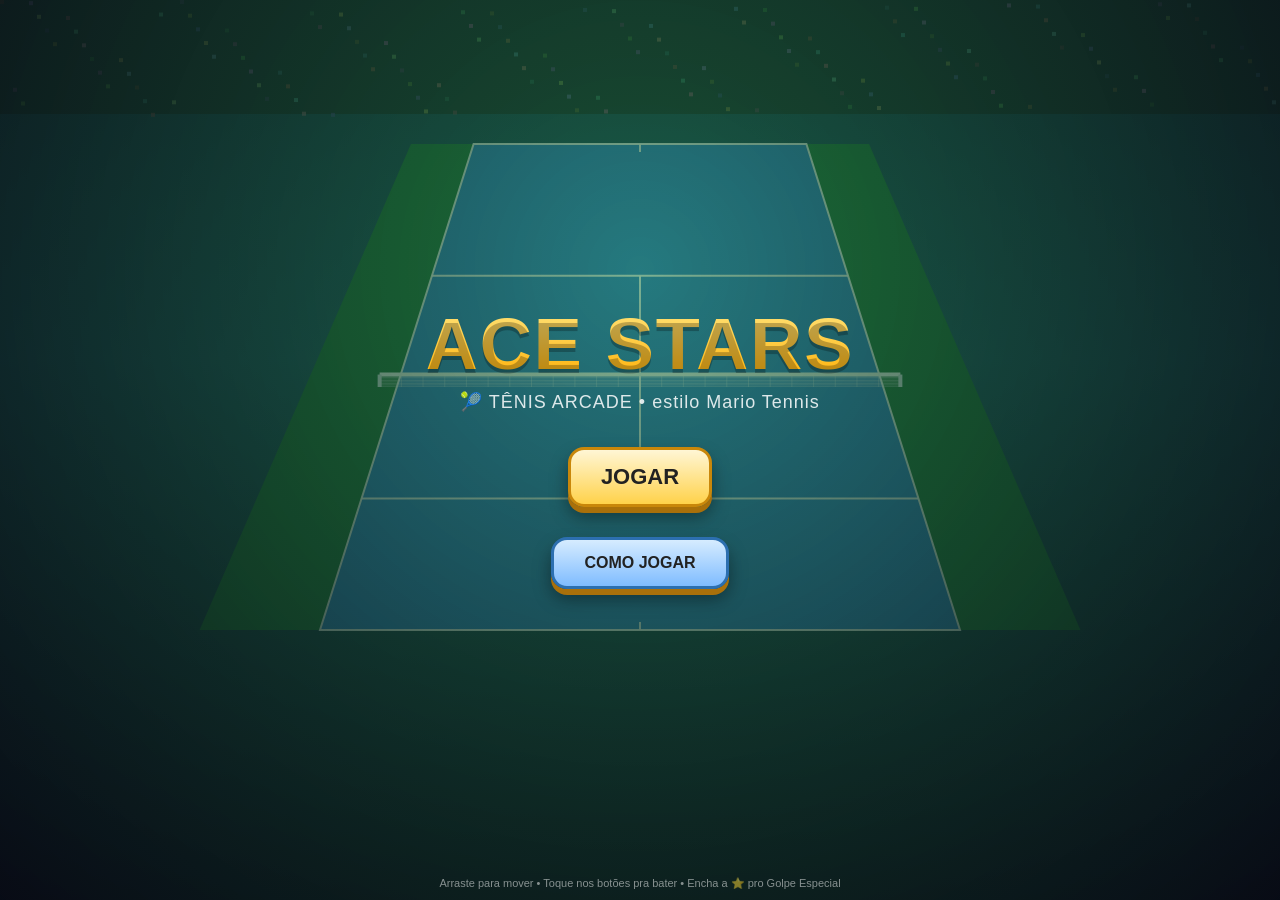
<file: tennis.html>
<!DOCTYPE html>
<html lang="pt-BR">
<head>
<meta charset="UTF-8">
<meta name="viewport" content="width=device-width, initial-scale=1.0, maximum-scale=1.0, user-scalable=no, viewport-fit=cover">
<meta name="apple-mobile-web-app-capable" content="yes">
<meta name="theme-color" content="#1c7d3a">
<title>Ace Stars Tennis 🎾</title>
<style>
  * { margin:0; padding:0; box-sizing:border-box; -webkit-tap-highlight-color:transparent; user-select:none; -webkit-user-select:none; touch-action:none; }
  html,body { width:100%; height:100%; overflow:hidden; background:#0a0a14; font-family:'Trebuchet MS','Segoe UI',sans-serif; }
  #wrap { position:fixed; inset:0; display:flex; align-items:center; justify-content:center; }
  canvas { display:block; width:100%; height:100%; touch-action:none; }

  .overlay { position:absolute; inset:0; display:flex; flex-direction:column; align-items:center; justify-content:center;
    text-align:center; color:#fff; z-index:20; padding:24px;
    background:radial-gradient(circle at 50% 30%, rgba(30,120,60,.55), rgba(8,10,20,.92)); }
  .hidden { display:none !important; }
  h1 { font-size:clamp(34px,11vw,72px); letter-spacing:2px; margin-bottom:6px;
    background:linear-gradient(180deg,#ffe680,#ffae00); -webkit-background-clip:text; background-clip:text; color:transparent;
    text-shadow:0 4px 0 rgba(0,0,0,.25); font-weight:900; }
  .sub { font-size:clamp(13px,4vw,18px); opacity:.85; margin-bottom:26px; letter-spacing:1px; }
  .btn { display:inline-block; font-size:clamp(16px,5vw,22px); font-weight:800; color:#222;
    background:linear-gradient(180deg,#fff6d5,#ffd24a); border:3px solid #c9870a; border-radius:16px;
    padding:14px 30px; margin:8px; box-shadow:0 6px 0 #a9700a, 0 10px 18px rgba(0,0,0,.4); cursor:pointer;
    transition:transform .08s, box-shadow .08s; }
  .btn:active { transform:translateY(4px); box-shadow:0 2px 0 #a9700a, 0 5px 10px rgba(0,0,0,.4); }
  .btn.alt { background:linear-gradient(180deg,#d6ecff,#7fbcff); border-color:#2c6fb0; }
  .row { display:flex; flex-wrap:wrap; justify-content:center; align-items:stretch; gap:10px; margin-top:6px; }

  .char { width:128px; background:rgba(255,255,255,.08); border:3px solid rgba(255,255,255,.25); border-radius:16px;
    padding:12px 8px; cursor:pointer; transition:transform .1s, border-color .1s, background .1s; }
  .char.sel { border-color:#ffd24a; background:rgba(255,210,74,.18); transform:translateY(-4px); }
  .char .ava { width:64px; height:64px; margin:0 auto 6px; border-radius:50%; box-shadow:inset 0 -6px 0 rgba(0,0,0,.25); }
  .char .nm { font-weight:800; font-size:15px; margin-bottom:6px; }
  .stat { display:flex; align-items:center; gap:5px; font-size:11px; margin:3px 0; }
  .stat b { width:42px; text-align:left; opacity:.8; font-weight:600; }
  .bar { flex:1; height:7px; background:rgba(0,0,0,.35); border-radius:4px; overflow:hidden; }
  .bar i { display:block; height:100%; border-radius:4px; }
  .seg { display:flex; gap:8px; margin:14px 0; flex-wrap:wrap; justify-content:center; }
  .pill { padding:8px 16px; border-radius:20px; font-weight:700; font-size:14px; cursor:pointer;
    background:rgba(255,255,255,.1); border:2px solid rgba(255,255,255,.25); color:#fff; }
  .pill.on { background:#ffd24a; color:#222; border-color:#ffd24a; }
  .credit { position:absolute; bottom:10px; font-size:11px; opacity:.5; }
  #toast { position:absolute; top:14%; left:50%; transform:translateX(-50%); z-index:15;
    font-size:clamp(26px,9vw,56px); font-weight:900; color:#fff; text-shadow:0 3px 0 rgba(0,0,0,.4), 0 0 24px #ffd24a;
    opacity:0; pointer-events:none; white-space:nowrap; }
  @keyframes pop { 0%{opacity:0; transform:translateX(-50%) scale(.5);} 15%{opacity:1; transform:translateX(-50%) scale(1.1);}
    80%{opacity:1; transform:translateX(-50%) scale(1);} 100%{opacity:0; transform:translateX(-50%) scale(.9);} }
  .toastShow { animation:pop 1.3s ease-out forwards; }
</style>
</head>
<body>
<div id="wrap">
  <canvas id="cv"></canvas>
</div>

<div id="toast"></div>

<!-- MENU -->
<div id="menu" class="overlay">
  <h1>ACE STARS</h1>
  <div class="sub">🎾 TÊNIS ARCADE • estilo Mario Tennis</div>
  <div class="btn" id="playBtn">JOGAR</div>
  <div class="row" style="margin-top:14px">
    <div class="btn alt" id="howBtn" style="font-size:16px">COMO JOGAR</div>
  </div>
  <div class="credit">Arraste para mover • Toque nos botões pra bater • Encha a ⭐ pro Golpe Especial</div>
</div>

<!-- HOW TO -->
<div id="how" class="overlay hidden">
  <h1 style="font-size:clamp(26px,8vw,44px)">COMO JOGAR</h1>
  <div style="max-width:480px; text-align:left; font-size:clamp(13px,3.8vw,16px); line-height:1.7; opacity:.92">
    🕹️ <b>Mover:</b> arraste o dedo na metade <i>esquerda</i> (ou setas/WASD).<br>
    🎾 <b>Bater:</b> toque em <b>TOPSPIN</b> (rápido, mergulha), <b>SLICE</b> (flutua, quica baixo) ou <b>LOB</b> (por cima).<br>
    🎯 <b>Mirar:</b> a direção do movimento no momento da batida controla pra onde a bola vai.<br>
    ⚡ <b>Carregar:</b> segure o botão pra carregar mais potência.<br>
    ⭐ <b>Especial:</b> rebatidas boas enchem a estrela. Cheia, toque em <b>ESPECIAL</b> pra um golpe quase imparável.<br>
    🏆 <b>Placar:</b> 15·30·40·Game. Vença <b>4 games</b> (com 2 de vantagem) pro set.
  </div>
  <div class="btn" id="howBack" style="margin-top:22px">VOLTAR</div>
</div>

<!-- CHARACTER SELECT -->
<div id="select" class="overlay hidden">
  <h1 style="font-size:clamp(26px,8vw,46px)">ESCOLHA</h1>
  <div class="row" id="charRow"></div>
  <div class="seg" id="diffSeg">
    <div class="pill" data-d="0">FÁCIL</div>
    <div class="pill on" data-d="1">NORMAL</div>
    <div class="pill" data-d="2">DIFÍCIL</div>
    <div class="pill" data-d="3">PRO ⭐</div>
  </div>
  <div class="row">
    <div class="btn" id="startBtn">COMEÇAR PARTIDA</div>
    <div class="btn alt" id="selBack" style="font-size:16px">VOLTAR</div>
  </div>
</div>

<!-- POINT / GAME OVER -->
<div id="result" class="overlay hidden">
  <h1 id="resTitle">PONTO!</h1>
  <div class="sub" id="resSub"></div>
  <div class="btn" id="resBtn">CONTINUAR</div>
</div>

<script>
"use strict";
//==================================================================================
// ACE STARS TENNIS — single-file mobile tennis arcade (HTML5 Canvas)
//==================================================================================
const cv = document.getElementById('cv');
const ctx = cv.getContext('2d');
let W=0, H=0, DPR=1;

function resize(){
  DPR = Math.min(window.devicePixelRatio||1, 2.5);
  W = window.innerWidth; H = window.innerHeight;
  cv.width = Math.floor(W*DPR); cv.height = Math.floor(H*DPR);
  cv.style.width = W+'px'; cv.style.height = H+'px';
  ctx.setTransform(DPR,0,0,DPR,0,0);
}
window.addEventListener('resize', resize);
resize();

//------------------------------------------------------------------ AUDIO (synth)
let AC=null;
function actx(){ if(!AC){ try{ AC=new (window.AudioContext||window.webkitAudioContext)(); }catch(e){} } return AC; }
function blip(freq, dur, type='sine', vol=0.25, slideTo=null){
  const a=actx(); if(!a) return;
  const o=a.createOscillator(), g=a.createGain();
  o.type=type; o.frequency.value=freq;
  if(slideTo) o.frequency.exponentialRampToValueAtTime(Math.max(40,slideTo), a.currentTime+dur);
  g.gain.value=vol; g.gain.exponentialRampToValueAtTime(0.0001, a.currentTime+dur);
  o.connect(g); g.connect(a.destination); o.start(); o.stop(a.currentTime+dur+0.02);
}
function noiseBurst(dur=0.08, vol=0.3){
  const a=actx(); if(!a) return;
  const n=a.createBufferSource(); const buf=a.createBuffer(1, a.sampleRate*dur, a.sampleRate);
  const d=buf.getChannelData(0); for(let i=0;i<d.length;i++) d[i]=(Math.random()*2-1)*(1-i/d.length);
  n.buffer=buf; const g=a.createGain(); g.gain.value=vol; g.gain.exponentialRampToValueAtTime(0.001,a.currentTime+dur);
  const f=a.createBiquadFilter(); f.type='highpass'; f.frequency.value=1200;
  n.connect(f); f.connect(g); g.connect(a.destination); n.start(); n.stop(a.currentTime+dur);
}
const SFX = {
  hit:()=>{ blip(520,0.06,'square',0.18,260); noiseBurst(0.04,0.12); },
  charge:()=>blip(330,0.05,'sawtooth',0.06,420),
  special:()=>{ blip(220,0.18,'sawtooth',0.22,880); blip(440,0.2,'square',0.14,1100); noiseBurst(0.12,0.18); },
  bounce:()=>blip(180,0.05,'sine',0.14,120),
  net:()=>{ noiseBurst(0.12,0.25); blip(120,0.15,'triangle',0.18,70); },
  win:()=>{ [523,659,784,1047].forEach((f,i)=>setTimeout(()=>blip(f,0.16,'square',0.2),i*90)); },
  lose:()=>{ [392,330,262].forEach((f,i)=>setTimeout(()=>blip(f,0.22,'triangle',0.2),i*120)); },
  crowd:()=>{ for(let i=0;i<8;i++) setTimeout(()=>noiseBurst(0.18,0.05+Math.random()*0.05),i*40); }
};

//------------------------------------------------------------------ CHARACTERS
const CHARS = [
  { name:'Rafa',  color:'#e23b3b', skin:'#f1c08a', power:0.78, speed:0.86, spin:0.70, reach:0.72, desc:'Equilibrado' },
  { name:'Luna',  color:'#7b54e0', skin:'#e8b894', power:0.62, speed:0.98, spin:0.84, reach:0.66, desc:'Veloz' },
  { name:'Tank',  color:'#2c8c4a', skin:'#d8a070', power:0.99, speed:0.62, spin:0.55, reach:0.84, desc:'Potência' },
  { name:'Mia',   color:'#ff8f1f', skin:'#f3c89a', power:0.70, speed:0.80, spin:0.99, reach:0.70, desc:'Efeito' },
  { name:'Koji',  color:'#1f9bd4', skin:'#e6b088', power:0.84, speed:0.74, spin:0.78, reach:0.90, desc:'Alcance' },
  { name:'Bella', color:'#e055a0', skin:'#f0bf96', power:0.80, speed:0.88, spin:0.74, reach:0.74, desc:'Técnica' },
];

//------------------------------------------------------------------ COURT MODEL
// Logical court coords:  x: -CW/2..CW/2 (left/right)   y: 0 (near baseline) .. CL (far baseline)
const CW = 8.5;          // court width (singles)
const CL = 24;           // court length
const NET_Y = CL/2;      // net line
const NET_H = 0.95;      // net height
const SERVICE = 5.5;     // service line distance from net
const G = 22;            // gravity (court units / s^2)

// View layout (computed on each resize for the play field)
let view = {};
function computeView(){
  const topMargin = H*0.16, botMargin = H*0.30;
  view.topY = topMargin;            // screen y of far baseline (y=CL)
  view.botY = H - botMargin;        // screen y of near baseline (y=0)
  view.cx = W/2;
  view.nearHalfW = Math.min(W*0.46, 320);   // half width at near
  view.farHalfW  = view.nearHalfW*0.52;     // perspective squeeze
  view.unitZ = (view.botY-view.topY)/CL * 0.85; // px per height unit (near)
}
computeView();
window.addEventListener('resize', ()=>{ computeView(); });

// depth t in 0..1 for court y (0 near -> 1 far)
function depthT(y){ return clamp(y/CL,0,1); }
function scaleAt(y){ const t=depthT(y); return lerp(1, view.farHalfW/view.nearHalfW, t); }
// project court (x,y,z) -> screen {sx, sy, gy(ground), sc}
function project(x,y,z){
  const t=depthT(y);
  const gy = lerp(view.botY, view.topY, t);      // ground screen y
  const sc = scaleAt(y);
  const sx = view.cx + x*(view.nearHalfW/(CW/2))*sc;
  const sy = gy - (z||0)*view.unitZ*sc;
  return { sx, sy, gy, sc };
}

//------------------------------------------------------------------ UTIL
function clamp(v,a,b){ return v<a?a:(v>b?b:v); }
function lerp(a,b,t){ return a+(b-a)*t; }
function rnd(a,b){ return a+Math.random()*(b-a); }
function dist2(ax,ay,bx,by){ const dx=ax-bx,dy=ay-by; return dx*dx+dy*dy; }

//------------------------------------------------------------------ GAME STATE
const STATE = { MENU:0, SELECT:1, SERVE:2, RALLY:3, DEAD:4 };
let state = STATE.MENU;
let difficulty = 1;
let playerCharIdx = 0, aiCharIdx = 2;

const ball = { x:0,y:0,z:0, vx:0,vy:0,vz:0, spin:0, live:false, lastHitter:null, bounces:0, trail:[] };

function mkPlayer(isAI, charIdx){
  const c = CHARS[charIdx];
  return {
    isAI, c, char:c,
    x:0, y: isAI? CL-1.5 : 1.5,
    vx:0, vy:0,
    facing: isAI? -1: 1,             // +1 hits toward far (player), -1 toward near (AI)
    swingT:0, swingDir:0, anim:0,
    star:0, special:false,
    moveX:0, moveY:0,                // input intention
    cooldown:0,
    lunge:0,
  };
}
let player, ai;

// score
let score = { pP:0, pA:0, gP:0, gA:0, deuce:false, advP:false, advA:false, server:'P' };
const POINTS = ['0','15','30','40'];

//------------------------------------------------------------------ INPUT
const keys = {};
window.addEventListener('keydown', e=>{ keys[e.key.toLowerCase()]=true;
  if(['arrowup','arrowdown','arrowleft','arrowright',' '].includes(e.key.toLowerCase())) e.preventDefault();
  if(state===STATE.SERVE && (e.key===' ')) doServe();
  if(e.key.toLowerCase()==='j') trySwing('topspin');
  if(e.key.toLowerCase()==='k') trySwing('slice');
  if(e.key.toLowerCase()==='l') trySwing('lob');
});
window.addEventListener('keyup', e=>{ keys[e.key.toLowerCase()]=false; });

// touch: left half = move joystick, buttons handled separately
let joy = { active:false, id:-1, ox:0, oy:0, dx:0, dy:0 };
let touchBtns = [];   // dynamic hit-rects for swing buttons

function pointFromEvt(e){ const r=cv.getBoundingClientRect(); return { x:e.clientX-r.left, y:e.clientY-r.top }; }

function hitButton(px,py){
  for(const b of touchBtns){
    if(px>=b.x && px<=b.x+b.w && py>=b.y && py<=b.y+b.h){ return b; }
  }
  return null;
}

cv.addEventListener('pointerdown', e=>{
  cv.setPointerCapture(e.pointerId);
  actx(); if(AC && AC.state==='suspended') AC.resume();
  if(state===STATE.SERVE){ doServe(); return; }
  if(state!==STATE.RALLY) return;
  const p=pointFromEvt(e);
  const b=hitButton(p.x,p.y);
  if(b){ b.down=true; b.pid=e.pointerId; b.holdStart=performance.now();
    if(b.kind==='special'){ trySwing('special'); }
    else { trySwing(b.kind, true); }   // begin charge
    return;
  }
  if(p.x < W*0.5 || joy.active===false){
    joy.active=true; joy.id=e.pointerId; joy.ox=p.x; joy.oy=p.y; joy.dx=0; joy.dy=0;
  }
});
cv.addEventListener('pointermove', e=>{
  if(state!==STATE.RALLY) return;
  const p=pointFromEvt(e);
  if(e.pointerId===joy.id && joy.active){
    joy.dx = clamp((p.x-joy.ox)/70,-1,1);
    joy.dy = clamp((p.y-joy.oy)/70,-1,1);
  }
});
function endPointer(e){
  if(e.pointerId===joy.id){ joy.active=false; joy.id=-1; joy.dx=0; joy.dy=0; }
  for(const b of touchBtns){
    if(b.pid===e.pointerId && b.down){
      b.down=false; b.pid=-1;
      if(b.kind!=='special'){ releaseSwing(b.kind); }
    }
  }
}
cv.addEventListener('pointerup', endPointer);
cv.addEventListener('pointercancel', endPointer);

//------------------------------------------------------------------ SWING LOGIC
let pendingSwing = null; // {kind, charge, t0}
function trySwing(kind, charging){
  if(state!==STATE.RALLY || !ball.live) return;
  if(player.cooldown>0) return;
  if(kind==='special'){
    if(player.star < 1) return;
    player.anim=1; player.swingT=0.18;
    if(!inHitRange()){ player.cooldown=0.14; return; }  // whiff: keep the star
    player.star=0;
    hitBall(player, 'topspin', 1, true);
    return;
  }
  if(charging){
    pendingSwing = { kind, charge:0, t0:performance.now() };
  } else {
    executeSwing(kind, 0.4, false);  // quick tap (keyboard)
  }
}
function releaseSwing(kind){
  if(pendingSwing && pendingSwing.kind===kind){
    const held=(performance.now()-pendingSwing.t0)/700;
    executeSwing(kind, clamp(held,0.15,1), false);
    pendingSwing=null;
  }
}

function inHitRange(){
  // ball must be on player's side and reachable
  if(ball.y > NET_Y+0.3) return false;
  const reach = lerp(1.4, 2.2, player.char.reach);
  const dx = Math.abs(ball.x - player.x);
  const dy = Math.abs(ball.y - player.y);
  const zOk = ball.z < lerp(2.6,3.4,player.char.reach);
  return dx < reach && dy < reach*1.1 && zOk;
}

function executeSwing(kind, charge, special){
  player.anim=1; player.swingT=0.18;
  if(!ball.live){ return; }
  if(ball.y > NET_Y+0.3 || ball.lastHitter==='P'){ // swing & miss (whiff) - still animate
    if(!inHitRange()){ player.cooldown=0.12; return; }
  }
  if(!inHitRange()){ player.cooldown=0.14; SFX.charge(); return; }
  hitBall(player, kind, charge, special);
}

// Decide target & velocity for a hit
function hitBall(by, kind, charge, special){
  const c = by.char;
  const dir = by.facing; // +1 -> toward far (player hitting up the court), -1 -> toward near
  // aim x: base toward open court; nudged by input
  const oppX = (by===player)? ai.x : player.x;
  let aimX;
  const inputX = (by===player)? (joy.active? joy.dx : (keys['arrowleft']?-1:keys['arrowright']?1:0)) : by.aimBiasX||0;
  if(by===player){
    // default aim away from opponent, blended with input
    aimX = -Math.sign(oppX||0.01)*rnd(2.2,3.4);
    aimX = clamp(aimX + inputX*3.4, -CW/2+0.6, CW/2-0.6);
  } else {
    aimX = by.aimX!==undefined? by.aimX : -Math.sign(oppX||0.01)*rnd(1.5,3.2);
    aimX = clamp(aimX, -CW/2+0.6, CW/2-0.6);
  }
  // aim depth (y landing on opponent side)
  let baseDepth;
  if(dir>0){ // player hitting toward far court (y up)
    baseDepth = lerp(NET_Y+2.5, CL-1.0, 0.5);
  } else {   // ai hitting toward near court (y down)
    baseDepth = lerp(NET_Y-2.5, 1.0, 0.5);
  }
  let landY;
  // shot type affects depth & arc
  let T, apexBoost, spin;
  const powerStat = lerp(0.7,1.25,c.power);
  const pw = lerp(0.55,1.0,charge)*powerStat*(special?1.35:1);
  if(kind==='lob'){
    landY = dir>0? lerp(CL-4.5,CL-0.8,Math.random()) : lerp(1, 4.5, Math.random());
    T = 1.15/pw*1.3; apexBoost=1.0; spin=-0.3;
  } else if(kind==='slice'){
    landY = dir>0? lerp(NET_Y+1.5, CL-2.5, 0.6) : lerp(NET_Y-1.5, 2.5, 0.6);
    T = 0.95/pw; apexBoost=0.35; spin=-1.0;          // floaty, low bounce
  } else { // topspin (default)
    landY = dir>0? lerp(NET_Y+2.5, CL-0.8, 0.65) : lerp(NET_Y-2.5, 0.8, 0.65);
    T = 0.72/pw; apexBoost=0.12; spin=1.0*lerp(0.6,1.3,c.spin);
  }
  // adjust landY toward aim depth via input vertical (push for deep/short)
  if(by===player){
    const iy = (joy.active? joy.dy : (keys['arrowup']?-1:keys['arrowdown']?1:0));
    landY += (dir>0? -iy: iy) * 3.0; // up input = deeper
  }
  landY = dir>0? clamp(landY, NET_Y+1.2, CL-0.5) : clamp(landY, 0.5, NET_Y-1.2);

  // solve projectile from current ball pos to (aimX,landY) ground in time T
  const sx=ball.x, sy=ball.y, sz=Math.max(ball.z,0.3);
  T = clamp(T, 0.45, 1.8);
  ball.vx = (aimX - sx)/T;
  ball.vy = (landY - sy)/T;
  // z: land at 0 -> sz + vz*T - 0.5*g*T^2 = 0  => vz = (0.5*g*T^2 - sz)/T
  const gEff = G*(1 + (spin>0? spin*0.45:0)); // topspin = stronger dip handled in physics; keep base here
  ball.vz = (0.5*G*T*T - sz)/T + apexBoost*4.2;
  ball.spin = spin * lerp(1,1.5,c.spin);
  ball.live = true; ball.lastHitter = (by===player)?'P':'A';
  ball.bounces=0; ball.special = special; ball.trail.length=0;
  by.cooldown = 0.18;
  by.lunge = 1;

  SFX.hit(); if(special) SFX.special();
  spawnHitFx(ball, by.char.color, special);

  // reward star for player on good contact
  if(by===player && !special){
    player.star = clamp(player.star + (charge>0.7?0.22:0.13), 0, 1);
  }
  // small screen shake
  shake = special? 10 : 4;
}

//------------------------------------------------------------------ SERVE
let serveSide = 1; // +1 right court, -1 left (deuce/ad)
function startPoint(){
  // place server with ball
  const serverIsP = score.server==='P';
  ball.bounces=0; ball.live=false; ball.trail.length=0;
  ball.spin=0;
  if(serverIsP){
    player.x = serveSide* (CW*0.28); player.y = 0.8;
    ball.x = player.x; ball.y = player.y+0.3; ball.z = 1.4; ball.vx=0; ball.vy=0; ball.vz=0;
    ball.lastHitter=null;
  } else {
    ai.x = serveSide*(CW*0.28); ai.y = CL-0.8;
    ball.x = ai.x; ball.y = ai.y-0.3; ball.z=1.4; ball.vx=0; ball.vy=0; ball.vz=0;
    ball.lastHitter=null;
  }
  state = STATE.SERVE;
  serveTimer = serverIsP? 0 : rnd(0.5,1.0); // AI auto serves
}
let serveTimer=0;
function doServe(){
  if(state!==STATE.SERVE) return;
  const serverIsP = score.server==='P';
  const by = serverIsP? player: ai;
  const dir = by.facing;
  // serve into the diagonal service box
  const targetX = -serveSide * rnd(0.8, CW*0.30);
  const landY = dir>0? lerp(NET_Y+1.0, NET_Y+SERVICE-0.4, Math.random())
                     : lerp(NET_Y-1.0, NET_Y-SERVICE+0.4, Math.random());
  const sx=ball.x, sy=ball.y, sz=2.0;
  ball.z=sz;
  let T = 0.62 / lerp(0.85,1.2,by.char.power);
  ball.vx=(targetX-sx)/T;
  ball.vy=(landY-sy)/T;
  ball.vz=(0.5*G*T*T - sz)/T;
  ball.spin=0.6; ball.live=true; ball.lastHitter=serverIsP?'P':'A'; ball.bounces=0; ball.special=false;
  by.anim=1; by.swingT=0.2; by.lunge=1;
  SFX.hit(); spawnHitFx(ball, by.char.color,false);
  state=STATE.RALLY;
}

//------------------------------------------------------------------ POINT END / SCORING
function awardPoint(winner){ // 'P' or 'A'
  if(state===STATE.DEAD) return;
  ball.live=false;
  state=STATE.DEAD;
  if(winner==='P'){ SFX.crowd(); } else { SFX.bounce(); }
  // scoring
  let s=score;
  const meKey = winner==='P'?'pP':'pA';
  const oppKey= winner==='P'?'pA':'pP';
  // deuce/adv handling
  if(s.pP>=3 && s.pA>=3){
    // deuce land
    if(s[meKey]===s[oppKey]){ // was deuce
      // advantage
      if(winner==='P') s.advP=true; else s.advA=true;
      s[meKey]++;
      gameToast(winner==='P'?'VANTAGEM VOCÊ':'VANTAGEM CPU');
    } else if((winner==='P'&&s.advA)||(winner==='A'&&s.advP)){
      // back to deuce
      s.advP=s.advA=false; s.pP=3; s.pA=3;
      gameToast('DEUCE');
    } else {
      // had advantage and won -> game
      winGame(winner); return;
    }
  } else {
    s[meKey]++;
    if(s[meKey]>=4 && s[meKey]-s[oppKey]>=2){ winGame(winner); return; }
    gameToast(scoreCallout());
  }
  nextServe(false);
  resultPopup(winner==='P'?'PONTO!':'CPU PONTUA', scoreText(), true);
}
function scoreCallout(){
  const s=score;
  return `${POINTS[Math.min(s.pP,3)]} - ${POINTS[Math.min(s.pA,3)]}`;
}
function scoreText(){
  const s=score;
  if(s.advP) return 'Vantagem VOCÊ';
  if(s.advA) return 'Vantagem CPU';
  if(s.pP>=3&&s.pA>=3&&s.pP===s.pA) return 'DEUCE';
  return `${POINTS[Math.min(s.pP,3)]} - ${POINTS[Math.min(s.pA,3)]}  •  Games ${s.gP}-${s.gA}`;
}
function winGame(winner){
  const s=score;
  if(winner==='P') s.gP++; else s.gA++;
  s.pP=0;s.pA=0;s.advP=false;s.advA=false;
  // set win?
  if((s.gP>=4 && s.gP-s.gA>=2) || (s.gA>=4 && s.gA-s.gP>=2) || s.gP>=6 || s.gA>=6){
    matchOver(s.gP>s.gA?'P':'A'); return;
  }
  // switch server
  score.server = score.server==='P'?'A':'P';
  serveSide=1;
  gameToast(winner==='P'?'GAME — VOCÊ! 🎉':'GAME — CPU');
  resultPopup(winner==='P'?'GAME SEU!':'GAME DA CPU', `Games  ${s.gP} - ${s.gA}`, true);
}
function nextServe(switchServer){
  serveSide *= -1;
  if(switchServer) score.server = score.server==='P'?'A':'P';
}
function matchOver(winner){
  const won = winner==='P';
  if(won) SFX.win(); else SFX.lose();
  resTitle.textContent = won? '🏆 VITÓRIA!' : '😵 DERROTA';
  resSub.innerHTML = `Set final  <b>${score.gP} - ${score.gA}</b><br>${won?'Você é a estrela das quadras!':'Treine e tente de novo!'}`;
  resBtn.textContent = 'MENU';
  resultEl.classList.remove('hidden');
  resultEl.dataset.match='1';
}

//------------------------------------------------------------------ RESULT POPUP
const resultEl=document.getElementById('result');
const resTitle=document.getElementById('resTitle');
const resSub=document.getElementById('resSub');
const resBtn=document.getElementById('resBtn');
let resultTimer=0;
function resultPopup(title, sub, autoCont){
  resTitle.textContent=title; resSub.innerHTML=sub; resBtn.textContent='CONTINUAR';
  resultEl.classList.remove('hidden'); resultEl.dataset.match='';
  resultTimer = autoCont? 1.4: 0;
}
resBtn.addEventListener('click', ()=>{
  if(resultEl.dataset.match==='1'){ goMenu(); return; }
  resultEl.classList.add('hidden');
  if(state===STATE.DEAD){ startPoint(); }
});

//------------------------------------------------------------------ TOAST
const toastEl=document.getElementById('toast');
function gameToast(txt){
  toastEl.textContent=txt; toastEl.classList.remove('toastShow'); void toastEl.offsetWidth;
  toastEl.classList.add('toastShow');
}

//------------------------------------------------------------------ FX
let fx=[]; let shake=0;
function spawnHitFx(b, color, special){
  const p=project(b.x,b.y,b.z);
  const n=special?22:10;
  for(let i=0;i<n;i++){
    const a=Math.random()*Math.PI*2, sp=rnd(40,special?220:120);
    fx.push({ sx:p.sx, sy:p.sy, vx:Math.cos(a)*sp, vy:Math.sin(a)*sp-30, life:rnd(0.3,0.6), max:0.6,
      r:rnd(2,special?6:4), c: special? (Math.random()<0.5?'#ffd24a':color):color });
  }
  if(special){ for(let i=0;i<3;i++) fx.push({star:true, sx:p.sx, sy:p.sy, vx:rnd(-30,30), vy:rnd(-120,-40), life:0.7, max:0.7, r:rnd(8,16), c:'#ffd24a'}); }
}
function bounceFx(b){
  const p=project(b.x,b.y,0);
  for(let i=0;i<7;i++){ const a=Math.random()*Math.PI; fx.push({ sx:p.sx, sy:p.gy, vx:Math.cos(a)*rnd(20,70), vy:-Math.abs(Math.sin(a))*rnd(20,60), life:0.35, max:0.35, r:rnd(1.5,3), c:'#fff' }); }
}
function updateFx(dt){
  for(let i=fx.length-1;i>=0;i--){ const f=fx[i]; f.life-=dt; if(f.life<=0){ fx.splice(i,1); continue; }
    f.sx+=f.vx*dt; f.sy+=f.vy*dt; f.vy+=260*dt; }
}

//------------------------------------------------------------------ AI
function updateAI(dt){
  const a=ai;
  // predict ball landing on AI side
  let targetX = a.x, urgency=0;
  const dlevel=difficulty;
  const react = [0.55,0.78,0.92,1.0][dlevel];
  const errAmt = [2.4,1.4,0.7,0.25][dlevel];
  if(ball.live && ball.vy>0 && ball.y>NET_Y-2){
    // estimate where ball crosses AI hitting zone (y ~ CL-1.6)
    const pred = predictLanding(ball, CL-1.6);
    targetX = pred.x + (Math.random()-0.5)*errAmt*0; // base
    // add error
    targetX += (a.aimErr||0);
    urgency=1;
  } else {
    targetX = 0; // recover to center
  }
  targetX = clamp(targetX, -CW/2+0.4, CW/2-0.4);
  const spd = lerp(4.5, 8.5, a.char.speed)*react;
  const dx = targetX - a.x;
  a.x += clamp(dx, -spd*dt, spd*dt);
  // desired y position: near baseline area
  const ty = CL-1.4;
  a.y += clamp(ty - a.y, -spd*dt, spd*dt);

  // swing when ball reachable on AI side
  if(ball.live && ball.lastHitter!=='A' && ball.y>NET_Y-0.2){
    const reach=lerp(1.5,2.3,a.char.reach);
    if(Math.abs(ball.x-a.x)<reach && Math.abs(ball.y-a.y)<reach*1.2 && ball.z<3.2 && a.cooldown<=0){
      // choose shot
      a.aimX = -Math.sign(player.x||0.01)*rnd(1.8,3.4) + (Math.random()-0.5)*errAmt;
      let kind='topspin';
      const r=Math.random();
      if(ball.z>1.8 && r<0.18) kind='lob';
      else if(r<0.30) kind='slice';
      const charge = lerp(0.5,1,react)*rnd(0.7,1);
      // AI special when meter full (higher diff builds faster)
      if(a.star>=1 && dlevel>=2 && Math.random()<0.5){ a.star=0; hitBall(a,'topspin',1,true); }
      else { hitBall(a, kind, charge, false); a.star=clamp(a.star+0.1*dlevel,0,1); }
      a.aimErr = (Math.random()-0.5)*errAmt;
    }
  }
  if(a.cooldown>0) a.cooldown-=dt;
}
function predictLanding(b, atY){
  // integrate forward quickly
  let x=b.x,y=b.y,z=b.z,vx=b.vx,vy=b.vy,vz=b.vz, sp=b.spin;
  const dt=0.016; let guard=0;
  while(guard++<400){
    vz -= (G + (sp>0?sp*9:0))*dt;
    x+=vx*dt; y+=vy*dt; z+=vz*dt;
    if(z<0){ z=0; vz*=-0.62; }
    if((vy>0 && y>=atY) || (vy<0 && y<=atY)) break;
    if(y<0||y>CL) break;
  }
  return { x:clamp(x,-CW/2,CW/2), y };
}

//------------------------------------------------------------------ PHYSICS
function stepBall(dt){
  if(!ball.live) return;
  const b=ball;
  // spin affects gravity (topspin dips, slice floats) and horizontal curve slightly
  const gEff = G + (b.spin>0? b.spin*9 : b.spin*4);
  b.vz -= gEff*dt;
  // magnus-ish horizontal curve from spin & lateral speed
  b.x += b.vx*dt; b.y += b.vy*dt; b.z += b.vz*dt;
  // trail
  b.trail.push({x:b.x,y:b.y,z:b.z}); if(b.trail.length>14) b.trail.shift();

  // NET collision
  const crossingNet = (b.prevY!==undefined) && ((b.prevY<NET_Y)!==(b.y<NET_Y));
  if(crossingNet){
    // interpolate z at net
    const tt=(NET_Y-b.prevY)/(b.y-b.prevY+1e-6);
    const zAtNet = lerp(b.prevZ, b.z, tt);
    if(zAtNet < NET_H){
      // hit the net
      b.x = lerp(b.prevX,b.x,tt); b.y=NET_Y; b.z=Math.max(zAtNet,0.05);
      b.vy*=-0.18; b.vx*=0.3; b.vz=Math.min(b.vz,0)*0.4;
      SFX.net();
      b.netHit=true;
      // the side that hit it loses
      const loser = b.lastHitter;
      setTimeout(()=>{ if(state===STATE.RALLY){ awardPoint(loser==='P'?'A':'P'); } }, 250);
      b.live=true; // let it drop visually
    }
  }
  b.prevX=b.x; b.prevY=b.y; b.prevZ=b.z;

  // ground bounce
  if(b.z<=0 && b.vz<0){
    b.z=0;
    b.bounces++;
    bounceFx(b); SFX.bounce();
    // out of bounds check on first bounce
    if(b.bounces===1){
      const outX = Math.abs(b.x) > CW/2 + 0.05;
      const outY = b.y < -0.05 || b.y > CL+0.05;
      const correctSide = b.lastHitter==='P'? (b.y>NET_Y): (b.y<NET_Y);
      if(outX || outY || !correctSide){
        // ball out -> hitter loses point
        const winner = b.lastHitter==='P'?'A':'P';
        flashOut(b);
        awardPoint(winner);
        return;
      }
    }
    if(b.bounces>=2){
      // double bounce -> receiver of last hit failed to return; last hitter wins
      const winner = b.lastHitter==='P'?'P':'A';
      awardPoint(winner);
      return;
    }
    // bounce response with spin
    let rest=0.62;
    b.vz = -b.vz*rest;
    // topspin kicks forward & faster, slice sits & slows / skids low
    if(b.spin>0){ b.vy*=1.08; b.vz*=0.92; }
    else if(b.spin<0){ b.vy*=0.82; b.vz*=0.7; }
    b.vx*=0.9;
    b.spin*=0.5;
  }
}
let outFlash=null;
function flashOut(b){ outFlash={ x:b.x,y:b.y, t:0.9 }; gameToast('FORA!'); }

//------------------------------------------------------------------ PLAYER MOVE
function updatePlayer(dt){
  const p=player;
  let mx=0,my=0;
  if(joy.active){ mx=joy.dx; my=joy.dy; }
  if(keys['arrowleft']||keys['a']) mx-=1;
  if(keys['arrowright']||keys['d']) mx+=1;
  if(keys['arrowup']||keys['w']) my-=1;
  if(keys['arrowdown']||keys['s']) my+=1;
  const m=Math.hypot(mx,my); if(m>1){ mx/=m; my/=m; }
  const spd=lerp(4.5,8.8,p.char.speed);
  p.x += mx*spd*dt;
  p.y += -my*spd*dt; // up on screen = into court (increase? near is y small). up = toward net => increase y
  p.x=clamp(p.x,-CW/2-0.6, CW/2+0.6);
  p.y=clamp(p.y, 0.3, NET_Y-0.4);
  p.lastMoveX=mx;
  if(p.cooldown>0) p.cooldown-=dt;

  // charge build
  if(pendingSwing){ pendingSwing.charge=clamp((performance.now()-pendingSwing.t0)/700,0,1);
    if(Math.random()<0.3) SFX.charge();
    if(inHitRange()){ // auto-release when ball arrives if charging
      releaseSwing(pendingSwing.kind);
    }
  }
}

//------------------------------------------------------------------ DRAW
function drawCourt(){
  // background gradient (stadium)
  const g=ctx.createLinearGradient(0,0,0,H);
  g.addColorStop(0,'#13324a'); g.addColorStop(0.4,'#1a4a66'); g.addColorStop(1,'#0c1c28');
  ctx.fillStyle=g; ctx.fillRect(0,0,W,H);

  // crowd band
  ctx.fillStyle='#14202c'; ctx.fillRect(0,0,W,view.topY-30);
  for(let i=0;i<140;i++){
    const cx=(i*53)%W, cy=(view.topY-30)*((i*37)%100)/100;
    ctx.fillStyle=`hsl(${(i*53)%360},40%,${30+ (i%5)*8}%)`;
    ctx.globalAlpha=0.5; ctx.fillRect(cx,cy,4,4); ctx.globalAlpha=1;
  }

  // court polygon (perspective trapezoid)
  const TL=project(-CW/2,CL,0), TR=project(CW/2,CL,0), BR=project(CW/2,0,0), BL=project(-CW/2,0,0);
  // outer apron
  const oTL=project(-CW/2-1.6,CL+1.2,0),oTR=project(CW/2+1.6,CL+1.2,0),oBR=project(CW/2+1.6,-1.2,0),oBL=project(-CW/2-1.6,-1.2,0);
  ctx.fillStyle='#1c6e3a';
  poly([oTL,oTR,oBR,oBL]); ctx.fill();
  // court surface
  ctx.fillStyle='#2f7dd1';
  poly([TL,TR,BR,BL]); ctx.fill();
  // service boxes shading
  ctx.fillStyle='rgba(255,255,255,0.04)';
  // lines
  ctx.lineWidth=2; ctx.strokeStyle='rgba(255,255,255,0.92)';
  // outer
  poly([TL,TR,BR,BL]); ctx.stroke();
  // center service line (between service lines)
  line(project(0,NET_Y+SERVICE,0), project(0,NET_Y-SERVICE,0));
  // service lines
  line(project(-CW/2,NET_Y+SERVICE,0), project(CW/2,NET_Y+SERVICE,0));
  line(project(-CW/2,NET_Y-SERVICE,0), project(CW/2,NET_Y-SERVICE,0));
  // center marks on baselines
  line(project(0,CL,0), project(0,CL-0.4,0));
  line(project(0,0,0), project(0,0.4,0));

  // NET
  drawNet();
}
function poly(pts){ ctx.beginPath(); ctx.moveTo(pts[0].sx,pts[0].sy); for(let i=1;i<pts.length;i++) ctx.lineTo(pts[i].sx,pts[i].sy); ctx.closePath(); }
function line(a,b){ ctx.beginPath(); ctx.moveTo(a.sx,a.sy); ctx.lineTo(b.sx,b.sy); ctx.stroke(); }
function drawNet(){
  const L=project(-CW/2-0.3,NET_Y,0), R=project(CW/2+0.3,NET_Y,0);
  const Lt=project(-CW/2-0.3,NET_Y,NET_H), Rt=project(CW/2+0.3,NET_Y,NET_H);
  // mesh
  ctx.save();
  poly([Lt,Rt,R,L]);
  ctx.fillStyle='rgba(240,245,255,0.18)'; ctx.fill();
  ctx.clip();
  ctx.strokeStyle='rgba(255,255,255,0.30)'; ctx.lineWidth=1;
  for(let i=0;i<=24;i++){ const t=i/24; const a={sx:lerp(L.sx,R.sx,t),sy:lerp(L.sy,R.sy,t)}; const b={sx:lerp(Lt.sx,Rt.sx,t),sy:lerp(Lt.sy,Rt.sy,t)}; line(a,b); }
  for(let i=0;i<=4;i++){ const t=i/4; const a={sx:lerp(L.sx,Lt.sx,t),sy:lerp(L.sy,Lt.sy,t)}; const b={sx:lerp(R.sx,Rt.sx,t),sy:lerp(R.sy,Rt.sy,t)}; line(a,b); }
  ctx.restore();
  // tape (top band)
  ctx.strokeStyle='#fff'; ctx.lineWidth=4; line(Lt,Rt);
  // posts
  ctx.strokeStyle='#dfe6ee'; ctx.lineWidth=4; line(L,Lt); line(R,Rt);
}

function drawShadow(x,y,z,r){
  const p=project(x,y,0);
  const sc=scaleAt(y);
  const spread=1+z*0.12;
  ctx.save();
  ctx.globalAlpha=clamp(0.34 - z*0.02,0.08,0.34);
  ctx.fillStyle='#000';
  ctx.beginPath(); ctx.ellipse(p.sx, p.gy, r*sc*spread, r*sc*0.45*spread, 0,0,Math.PI*2); ctx.fill();
  ctx.restore();
}

function drawPlayer(pl){
  const p=project(pl.x,pl.y,0);
  const sc=p.sc;
  const h=58*sc, w=26*sc;
  drawShadow(pl.x,pl.y,0, 0.7);
  const lunge = pl.lunge||0;
  // special aura
  if(pl.special || pl.star>=1){
    ctx.save(); ctx.globalAlpha=0.5+0.3*Math.sin(performance.now()/120);
    ctx.fillStyle= pl.star>=1?'#ffd24a':'#fff';
    ctx.beginPath(); ctx.ellipse(p.sx,p.sy-h*0.5, w*1.3, h*0.7, 0,0,Math.PI*2); ctx.fill(); ctx.restore();
  }
  // legs
  ctx.strokeStyle='#33373f'; ctx.lineWidth=6*sc; ctx.lineCap='round';
  const legSpread=w*0.4*(1+lunge*0.5);
  ctx.beginPath(); ctx.moveTo(p.sx,p.sy-h*0.45); ctx.lineTo(p.sx-legSpread,p.sy); ctx.stroke();
  ctx.beginPath(); ctx.moveTo(p.sx,p.sy-h*0.45); ctx.lineTo(p.sx+legSpread,p.sy); ctx.stroke();
  // body
  ctx.fillStyle=pl.char.color;
  roundRect(p.sx-w/2, p.sy-h, w, h*0.6, 7*sc); ctx.fill();
  // head
  ctx.fillStyle=pl.char.skin;
  ctx.beginPath(); ctx.arc(p.sx, p.sy-h-w*0.25, w*0.42, 0, Math.PI*2); ctx.fill();
  // cap
  ctx.fillStyle=pl.char.color;
  ctx.beginPath(); ctx.arc(p.sx, p.sy-h-w*0.30, w*0.44, Math.PI*1.05, Math.PI*2-0.05); ctx.fill();
  ctx.fillRect(p.sx- (pl.facing>0?0:w*0.5), p.sy-h-w*0.34, w*0.5, w*0.14);
  // racket arm (animates on swing)
  const sw = pl.swingT>0? (1-pl.swingT/0.2) : 0;
  const side = pl.facing>0? 1: -1; // player swings, generally to hitting side
  const armAng = lerp(-0.4, -2.3, sw) * side;
  const ax=p.sx, ay=p.sy-h*0.75;
  const ex=ax+Math.cos(armAng)*w*1.5*side, ey=ay+Math.sin(armAng)*w*1.5;
  ctx.strokeStyle=pl.char.skin; ctx.lineWidth=5*sc;
  ctx.beginPath(); ctx.moveTo(ax,ay); ctx.lineTo(ex,ey); ctx.stroke();
  // racket head
  ctx.save(); ctx.translate(ex,ey); ctx.rotate(armAng+side*0.4);
  ctx.strokeStyle='#222'; ctx.lineWidth=3*sc; ctx.fillStyle='rgba(255,255,255,0.15)';
  ctx.beginPath(); ctx.ellipse(side*10*sc,0, 11*sc, 8*sc, 0,0,Math.PI*2); ctx.fill(); ctx.stroke();
  ctx.restore();
  if(pl.swingT>0) pl.swingT-=1/60;
  if(pl.lunge>0) pl.lunge-=0.06;

  // name tag
  ctx.fillStyle='rgba(0,0,0,0.45)'; const tw=ctx.measureText(pl.char.name).width;
  ctx.font=`bold ${Math.round(11*sc+4)}px Trebuchet MS`;
}

function drawBall(){
  const b=ball;
  // trail
  for(let i=0;i<b.trail.length;i++){ const t=b.trail[i]; const pp=project(t.x,t.y,t.z); const a=i/b.trail.length;
    ctx.globalAlpha=a*0.4; ctx.fillStyle= b.special?'#ffd24a':'#dfff4a';
    ctx.beginPath(); ctx.arc(pp.sx,pp.sy, (3+a*3)*pp.sc,0,Math.PI*2); ctx.fill(); }
  ctx.globalAlpha=1;
  drawShadow(b.x,b.y,b.z, 0.28);
  const p=project(b.x,b.y,b.z);
  const r=Math.max(4, 8*p.sc);
  // glow if special
  if(b.special){ ctx.save(); ctx.globalAlpha=0.6; ctx.fillStyle='#ffd24a';
    ctx.beginPath(); ctx.arc(p.sx,p.sy, r*2.0,0,Math.PI*2); ctx.fill(); ctx.restore(); }
  const grd=ctx.createRadialGradient(p.sx-r*0.3,p.sy-r*0.3,r*0.2, p.sx,p.sy,r);
  grd.addColorStop(0,'#f4ffb0'); grd.addColorStop(1,'#bce02a');
  ctx.fillStyle=grd;
  ctx.beginPath(); ctx.arc(p.sx,p.sy,r,0,Math.PI*2); ctx.fill();
  // seam
  ctx.strokeStyle='rgba(255,255,255,0.7)'; ctx.lineWidth=1.4;
  ctx.beginPath(); ctx.arc(p.sx,p.sy,r*0.7, -0.6,1.0); ctx.stroke();
}

function drawFx(){
  for(const f of fx){ const a=f.life/f.max;
    if(f.star){ ctx.save(); ctx.globalAlpha=a; ctx.translate(f.sx,f.sy); drawStar(0,0,f.r,'#ffd24a'); ctx.restore(); continue; }
    ctx.globalAlpha=a; ctx.fillStyle=f.c;
    ctx.beginPath(); ctx.arc(f.sx,f.sy,f.r*a+0.5,0,Math.PI*2); ctx.fill();
  }
  ctx.globalAlpha=1;
}
function drawStar(x,y,r,c){ ctx.fillStyle=c; ctx.beginPath();
  for(let i=0;i<5;i++){ const a=-Math.PI/2+i*2*Math.PI/5; ctx.lineTo(x+Math.cos(a)*r,y+Math.sin(a)*r);
    const a2=a+Math.PI/5; ctx.lineTo(x+Math.cos(a2)*r*0.45,y+Math.sin(a2)*r*0.45); }
  ctx.closePath(); ctx.fill(); }
function roundRect(x,y,w,h,r){ ctx.beginPath(); ctx.moveTo(x+r,y); ctx.arcTo(x+w,y,x+w,y+h,r); ctx.arcTo(x+w,y+h,x,y+h,r); ctx.arcTo(x,y+h,x,y,r); ctx.arcTo(x,y,x+w,y,r); ctx.closePath(); }

//------------------------------------------------------------------ HUD + CONTROLS
function drawHUD(){
  // scoreboard top-left
  ctx.save();
  ctx.font='bold 15px Trebuchet MS';
  const pad=10, bx=10, by=10, bw=Math.min(W*0.6,300), bh=58;
  ctx.fillStyle='rgba(10,16,24,0.78)'; roundRect(bx,by,bw,bh,10); ctx.fill();
  ctx.strokeStyle='rgba(255,255,255,0.2)'; ctx.lineWidth=1; ctx.stroke();
  // rows
  const rowH=24;
  function row(yy, name, color, games, pts, serving){
    ctx.fillStyle=color; ctx.beginPath(); ctx.arc(bx+18,yy+rowH/2, 7,0,Math.PI*2); ctx.fill();
    ctx.fillStyle='#fff'; ctx.textAlign='left'; ctx.font='bold 14px Trebuchet MS';
    ctx.fillText(name, bx+32, yy+rowH/2+5);
    if(serving){ ctx.fillStyle='#ffd24a'; drawStar(bx+32+ctx.measureText(name).width+10, yy+rowH/2, 5,'#ffd24a'); }
    ctx.textAlign='right'; ctx.fillStyle='#bfe6ff'; ctx.font='bold 15px Trebuchet MS';
    ctx.fillText(String(games), bx+bw-58, yy+rowH/2+5);
    ctx.fillStyle='#fff'; ctx.font='bold 16px Trebuchet MS';
    ctx.fillText(pts, bx+bw-16, yy+rowH/2+5);
  }
  const s=score;
  const pPts = s.advP?'AD': s.advA?'—': POINTS[Math.min(s.pP,3)];
  const aPts = s.advA?'AD': s.advP?'—': POINTS[Math.min(s.pA,3)];
  row(by+4,  player.char.name, player.char.color, s.gP, pPts, s.server==='P');
  row(by+4+rowH, ai.char.name, ai.char.color, s.gA, aPts, s.server==='A');
  ctx.restore();

  // star meter (player)
  drawStarMeter();
  // touch controls
  layoutButtons();
  drawButtons();
  // joystick
  if(joy.active){
    ctx.save(); ctx.globalAlpha=0.5;
    ctx.strokeStyle='#fff'; ctx.lineWidth=3;
    ctx.beginPath(); ctx.arc(joy.ox,joy.oy,40,0,Math.PI*2); ctx.stroke();
    ctx.fillStyle='rgba(255,255,255,0.6)';
    ctx.beginPath(); ctx.arc(joy.ox+joy.dx*40, joy.oy+joy.dy*40, 18,0,Math.PI*2); ctx.fill();
    ctx.restore();
  }
  // serve prompt
  if(state===STATE.SERVE && score.server==='P'){
    ctx.save(); ctx.textAlign='center'; ctx.fillStyle='#fff'; ctx.font='bold 22px Trebuchet MS';
    ctx.globalAlpha=0.6+0.4*Math.sin(performance.now()/200);
    ctx.fillText('TOQUE PARA SACAR', W/2, H*0.5);
    ctx.restore();
  }
}
function drawStarMeter(){
  const x=W-150, y=14, w=136, h=18;
  ctx.fillStyle='rgba(10,16,24,0.7)'; roundRect(x,y,w,h,9); ctx.fill();
  ctx.fillStyle= player.star>=1? '#ffd24a':'#5bd0ff';
  roundRect(x+2,y+2,(w-4)*player.star, h-4, 7); ctx.fill();
  ctx.save(); ctx.translate(x-10,y+h/2); drawStar(0,0,9, player.star>=1?'#ffd24a':'#3a5a70'); ctx.restore();
  if(player.star>=1){ ctx.fillStyle='#222'; ctx.font='bold 11px Trebuchet MS'; ctx.textAlign='center';
    ctx.fillText('ESPECIAL PRONTO!', x+w/2, y+h-5); }
}
function layoutButtons(){
  const bw=Math.min(W*0.2,92), bh=bw*0.72, gap=10;
  const baseY=H-bh-18, rightX=W-bw-14;
  touchBtns = [
    { kind:'topspin', label:'TOPSPIN', col:'#e23b3b', x:rightX-(bw+gap)*2, y:baseY, w:bw, h:bh },
    { kind:'slice',   label:'SLICE',   col:'#2c8c4a', x:rightX-(bw+gap),   y:baseY, w:bw, h:bh },
    { kind:'lob',     label:'LOB',     col:'#1f9bd4', x:rightX,            y:baseY, w:bw, h:bh },
    { kind:'special', label:'★',       col:'#ffd24a', x:rightX-(bw+gap)*0.5, y:baseY-bh-gap, w:bw, h:bh, special:true },
  ];
  // preserve down state
}
function drawButtons(){
  for(const b of touchBtns){
    const enabled = b.kind!=='special' || player.star>=1;
    ctx.save();
    ctx.globalAlpha = enabled? (b.down?1:0.82):0.3;
    ctx.fillStyle=b.col; roundRect(b.x,b.y,b.w,b.h,14); ctx.fill();
    ctx.strokeStyle='rgba(0,0,0,0.4)'; ctx.lineWidth=2; ctx.stroke();
    ctx.globalAlpha=enabled?1:0.4;
    ctx.fillStyle= b.special?'#7a5600':'#fff';
    ctx.font=`bold ${b.special?Math.round(b.h*0.5):16}px Trebuchet MS`; ctx.textAlign='center';
    ctx.fillText(b.label, b.x+b.w/2, b.y+b.h/2+ (b.special?b.h*0.18:5));
    if(b.special && player.star>=1){ ctx.globalAlpha=0.4+0.4*Math.sin(performance.now()/120);
      ctx.strokeStyle='#fff'; ctx.lineWidth=3; roundRect(b.x,b.y,b.w,b.h,14); ctx.stroke(); }
    ctx.restore();
  }
}

//------------------------------------------------------------------ MAIN LOOP
let last=performance.now(), acc=0;
function loop(now){
  let dt=(now-last)/1000; last=now; if(dt>0.05) dt=0.05;
  if(state===STATE.RALLY || state===STATE.SERVE){
    updatePlayer(dt);
    updateAI(dt);
    if(state===STATE.RALLY) stepBall(dt);
    if(player.anim>0) player.anim-=dt*4;
    if(ai.anim>0) ai.anim-=dt*4;
  }
  if(state===STATE.DEAD && resultTimer>0){ resultTimer-=dt; if(resultTimer<=0){ resultEl.classList.add('hidden'); startPoint(); } }
  updateFx(dt);
  if(outFlash){ outFlash.t-=dt; if(outFlash.t<=0) outFlash=null; }
  if(shake>0) shake-=dt*40;

  // ---- render ----
  ctx.save();
  if(shake>0){ ctx.translate(rnd(-shake,shake), rnd(-shake,shake)); }
  drawCourt();
  // draw far player first (AI), then ball/near depending on y
  const order=[ai,player].sort((a,b)=> b.y - a.y); // farther (bigger y) first
  drawPlayer(order[0]);
  // ball relative depth: draw ball between based on y
  if(order[1].y < ball.y){ drawBall(); drawPlayer(order[1]); }
  else { drawPlayer(order[1]); drawBall(); }
  if(outFlash){ const p=project(outFlash.x,outFlash.y,0.3); ctx.save(); ctx.globalAlpha=outFlash.t;
    ctx.fillStyle='#ff3b3b'; ctx.font='bold 28px Trebuchet MS'; ctx.textAlign='center';
    ctx.fillText('FORA', p.sx, p.gy-20); ctx.restore(); }
  drawFx();
  ctx.restore();
  if(state===STATE.RALLY||state===STATE.SERVE||state===STATE.DEAD) drawHUD();

  requestAnimationFrame(loop);
}
requestAnimationFrame(loop);

//------------------------------------------------------------------ UI WIRING
const menu=document.getElementById('menu'), how=document.getElementById('how'), select=document.getElementById('select');
document.getElementById('playBtn').onclick=()=>{ actx(); menu.classList.add('hidden'); buildCharRow(); select.classList.remove('hidden'); };
document.getElementById('howBtn').onclick=()=>{ menu.classList.add('hidden'); how.classList.remove('hidden'); };
document.getElementById('howBack').onclick=()=>{ how.classList.add('hidden'); menu.classList.remove('hidden'); };
document.getElementById('selBack').onclick=()=>{ select.classList.add('hidden'); menu.classList.remove('hidden'); };
document.querySelectorAll('#diffSeg .pill').forEach(p=>p.onclick=()=>{
  document.querySelectorAll('#diffSeg .pill').forEach(x=>x.classList.remove('on'));
  p.classList.add('on'); difficulty=+p.dataset.d;
});
document.getElementById('startBtn').onclick=()=>{ select.classList.add('hidden'); startMatch(); };

function buildCharRow(){
  const row=document.getElementById('charRow'); row.innerHTML='';
  CHARS.forEach((c,i)=>{
    const d=document.createElement('div'); d.className='char'+(i===playerCharIdx?' sel':'');
    d.innerHTML=`<div class="ava" style="background:radial-gradient(circle at 35% 30%, ${c.skin}, ${c.color})"></div>
      <div class="nm" style="color:${c.color}">${c.name}</div>
      ${statBar('POT',c.power,'#e23b3b')}${statBar('VEL',c.speed,'#1f9bd4')}
      ${statBar('EFE',c.spin,'#ff8f1f')}${statBar('ALC',c.reach,'#2c8c4a')}
      <div style="font-size:11px;opacity:.7;margin-top:4px">${c.desc}</div>`;
    d.onclick=()=>{ playerCharIdx=i; buildCharRow(); };
    row.appendChild(d);
  });
}
function statBar(lbl,v,col){ return `<div class="stat"><b>${lbl}</b><div class="bar"><i style="width:${Math.round(v*100)}%;background:${col}"></i></div></div>`; }

function startMatch(){
  // pick AI char different from player
  let ci=(playerCharIdx+2)%CHARS.length; if(ci===playerCharIdx) ci=(ci+1)%CHARS.length;
  aiCharIdx=ci;
  player=mkPlayer(false, playerCharIdx);
  ai=mkPlayer(true, aiCharIdx);
  player.facing=1; ai.facing=-1;
  score={ pP:0,pA:0,gP:0,gA:0,deuce:false,advP:false,advA:false, server:'P' };
  serveSide=1;
  fx=[]; outFlash=null;
  startPoint();
  if(AC && AC.state==='suspended') AC.resume();
}
function goMenu(){ state=STATE.MENU; resultEl.classList.add('hidden'); menu.classList.remove('hidden'); }

// AI serve timer in loop
(function aiServeWatch(){
  setInterval(()=>{
    if(state===STATE.SERVE && score.server==='A'){
      serveTimer-=0.1; if(serveTimer<=0) doServe();
    }
  },100);
})();

// prevent context menu / scroll
window.addEventListener('contextmenu', e=>e.preventDefault());
document.addEventListener('gesturestart', e=>e.preventDefault());
</script>
</body>
</html>
</file>
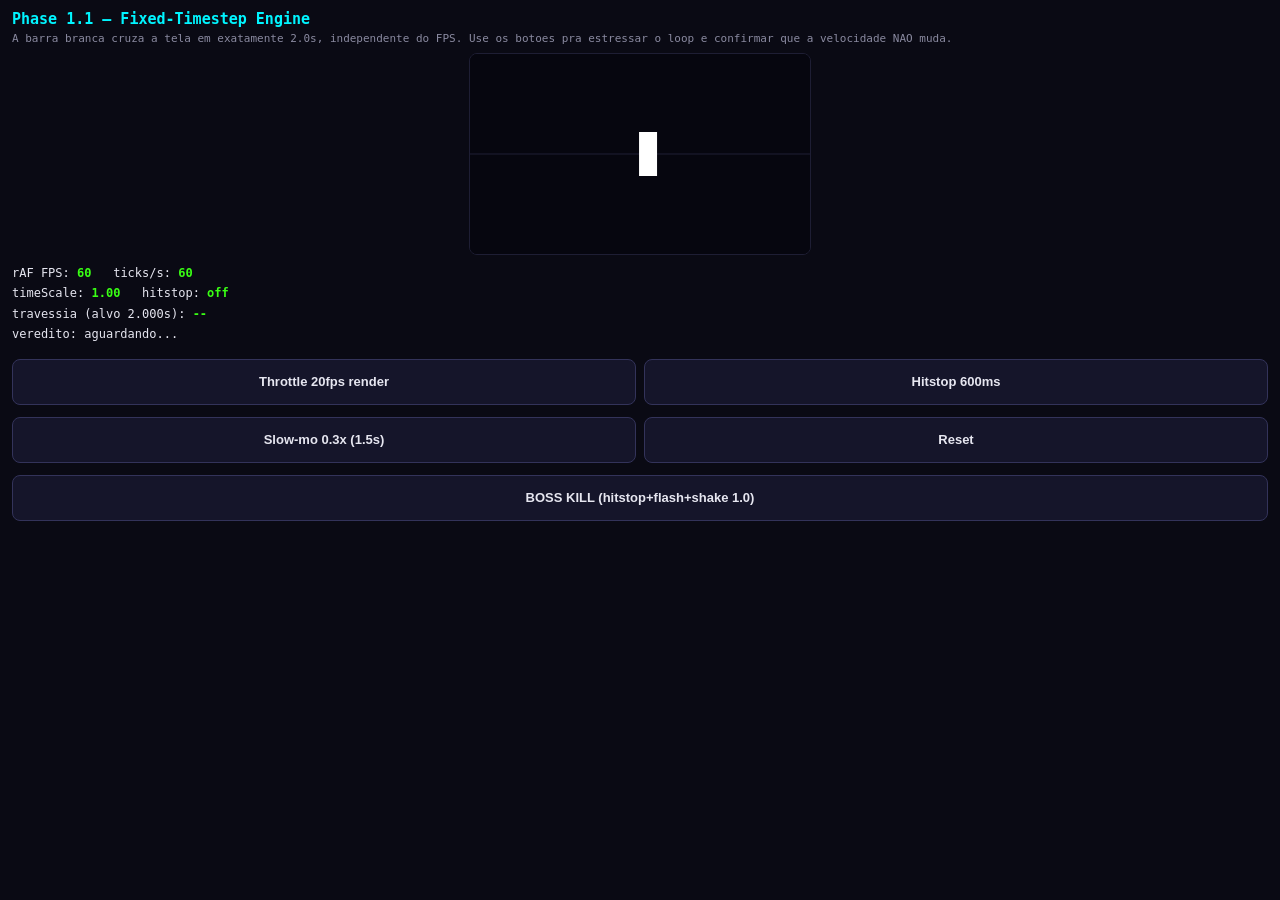
<file: preview/phase1-1-timing.html>
<!DOCTYPE html>
<html lang="pt-BR">
<head>
<meta charset="UTF-8">
<meta name="viewport" content="width=device-width, initial-scale=1.0, maximum-scale=1.0, user-scalable=no">
<title>Preview 1.1 — Timing Engine</title>
<style>
  html,body{margin:0;height:100%;background:#0a0a14;color:#e6e6f0;
    font-family:-apple-system,Segoe UI,monospace;-webkit-user-select:none;user-select:none;}
  #wrap{display:flex;flex-direction:column;height:100%;}
  h1{font-size:15px;margin:10px 12px 4px;color:#00f5ff;}
  p.sub{font-size:11px;margin:0 12px 8px;color:#8a8aa0;}
  canvas{flex:0 0 auto;display:block;margin:0 auto;background:#06060f;
    border:1px solid #1e1e34;border-radius:8px;touch-action:none;}
  #hud{font-size:12px;margin:8px 12px;line-height:1.7;}
  #hud b{color:#39ff14;}
  .row{display:flex;flex-wrap:wrap;gap:8px;margin:6px 12px;}
  button{flex:1 1 40%;min-height:46px;font-size:13px;font-weight:700;
    background:#15152a;color:#e6e6f0;border:1px solid #33335a;border-radius:8px;}
  button:active{background:#00f5ff;color:#06060f;}
  .ok{color:#39ff14;} .bad{color:#ff4060;}
</style>
</head>
<body>
<div id="wrap">
  <h1>Phase 1.1 — Fixed-Timestep Engine</h1>
  <p class="sub">A barra branca cruza a tela em exatamente 2.0s, independente do FPS.
  Use os botoes pra estressar o loop e confirmar que a velocidade NAO muda.</p>
  <canvas id="c" width="340" height="200"></canvas>
  <div id="hud">
    rAF FPS: <b id="fps">--</b> &nbsp; ticks/s: <b id="tps">--</b><br>
    timeScale: <b id="ts">1.00</b> &nbsp; hitstop: <b id="hs">off</b><br>
    travessia (alvo 2.000s): <b id="lap">--</b><br>
    veredito: <span id="verdict">aguardando...</span>
  </div>
  <div class="row">
    <button id="bThrottle">Throttle 20fps render</button>
    <button id="bHitstop">Hitstop 600ms</button>
  </div>
  <div class="row">
    <button id="bSlow">Slow-mo 0.3x (1.5s)</button>
    <button id="bReset">Reset</button>
  </div>
  <div class="row">
    <button id="bBoss">BOSS KILL (hitstop+flash+shake 1.0)</button>
  </div>
</div>
<div id="flash" style="position:fixed;inset:0;background:#fff;opacity:0;
  pointer-events:none;transition:opacity .04s;"></div>
<script>
// ─── Mesma logica do index.html (Phase 1.1 + 1.2) ───
const State = { running:true, paused:false, timeScale:1, hitstopUntil:0, trauma:0 };
const FIXED_DT = 1000/60;
let _lastFrameTime = 0, _accumulator = 0;

const c = document.getElementById('c'), ctx = c.getContext('2d');
// barra: 2.0s para cruzar => velocidade por tick (60Hz) = largura util / (2*60)
const W = c.width, H = c.height, BAR = 18;
const SPEED = (W - BAR) / (2 * 60);   // px por tick
let boxX = 0, dir = 1;

// medidores
let renderFrames = 0, ticks = 0, fpsT = performance.now(), throttle = false, lastRender = 0;
let lapStart = performance.now(), lastDir = 1;

function gameTick() {
  if(State.trauma > 0) State.trauma = Math.max(0, State.trauma - 0.025);
  boxX += SPEED * dir;
  if (boxX <= 0)        { boxX = 0;        dir = 1; }
  if (boxX >= W - BAR)  { boxX = W - BAR;  dir = -1; }
  if (dir !== lastDir) {                       // completou meia travessia
    const lap = (performance.now() - lapStart) / 1000;
    document.getElementById('lap').textContent = lap.toFixed(3) + 's';
    const v = document.getElementById('verdict');
    const good = Math.abs(lap - 2) < 0.12;
    v.textContent = good ? 'PASS — velocidade estavel' : 'FALHOU — variou demais';
    v.className = good ? 'ok' : 'bad';
    lapStart = performance.now();
    lastDir = dir;
  }
  ticks++;
}

function render() {
  ctx.clearRect(0,0,W,H);
  ctx.fillStyle = '#06060f'; ctx.fillRect(0,0,W,H);
  ctx.save();
  if(State.trauma > 0) {                       // trauma² shake
    const a = State.trauma*State.trauma*16;
    ctx.translate((Math.random()*2-1)*a, (Math.random()*2-1)*a);
  }
  ctx.strokeStyle = '#1e1e34';
  ctx.beginPath(); ctx.moveTo(0,H/2); ctx.lineTo(W,H/2); ctx.stroke();
  ctx.fillStyle = State.hitstopUntil > performance.now() ? '#ff4060'
               : State.timeScale < 1 ? '#ffd000' : '#ffffff';
  ctx.fillRect(boxX, H/2 - 22, BAR, 44);
  ctx.restore();
}
function flashScreen(ms){
  const f=document.getElementById('flash');
  f.style.transition='opacity .04s'; f.style.opacity='0.9';
  setTimeout(()=>{ f.style.transition='opacity .2s'; f.style.opacity='0'; }, ms);
}

function gameLoop(ts) {
  if (typeof ts !== 'number') ts = performance.now();
  if (!_lastFrameTime) { _lastFrameTime = ts; _accumulator = 0; }
  let frameTime = ts - _lastFrameTime;
  _lastFrameTime = ts;
  if (frameTime > 250) frameTime = 250;
  if (ts < State.hitstopUntil) { requestAnimationFrame(gameLoop); return; }
  _accumulator += frameTime * State.timeScale;
  let n = 0;
  while (_accumulator >= FIXED_DT && n < 5) { gameTick(); _accumulator -= FIXED_DT; n++; }

  // throttle so do RENDER (o sim continua via accumulator)
  if (!throttle || ts - lastRender >= 50) { render(); renderFrames++; lastRender = ts; }
  else renderFrames++;

  // medidores 1x/s
  if (ts - fpsT >= 1000) {
    document.getElementById('fps').textContent = renderFrames;
    document.getElementById('tps').textContent = ticks;
    renderFrames = 0; ticks = 0; fpsT = ts;
  }
  document.getElementById('ts').textContent = State.timeScale.toFixed(2);
  document.getElementById('hs').textContent = State.hitstopUntil > ts ? 'ON' : 'off';
  requestAnimationFrame(gameLoop);
}
requestAnimationFrame(gameLoop);

document.getElementById('bThrottle').onclick = e => {
  throttle = !throttle;
  e.target.textContent = throttle ? 'Throttle ON (render ~20fps)' : 'Throttle 20fps render';
};
document.getElementById('bHitstop').onclick = () => {
  State.hitstopUntil = performance.now() + 600;
};
document.getElementById('bSlow').onclick = () => {
  State.timeScale = 0.3;
  setTimeout(() => { State.timeScale = 1; }, 1500);
};
document.getElementById('bBoss').onclick = () => {
  State.hitstopUntil = performance.now() + 200;   // freeze frame
  State.trauma = Math.min(1, State.trauma + 1);    // max shake
  flashScreen(120);                                // white flash
};
document.getElementById('bReset').onclick = () => {
  State.trauma = 0;
  boxX = 0; dir = 1; lastDir = 1; State.timeScale = 1; State.hitstopUntil = 0;
  throttle = false; document.getElementById('bThrottle').textContent = 'Throttle 20fps render';
  lapStart = performance.now();
  document.getElementById('verdict').textContent = 'aguardando...';
  document.getElementById('verdict').className = '';
};
</script>
</body>
</html>
</file>
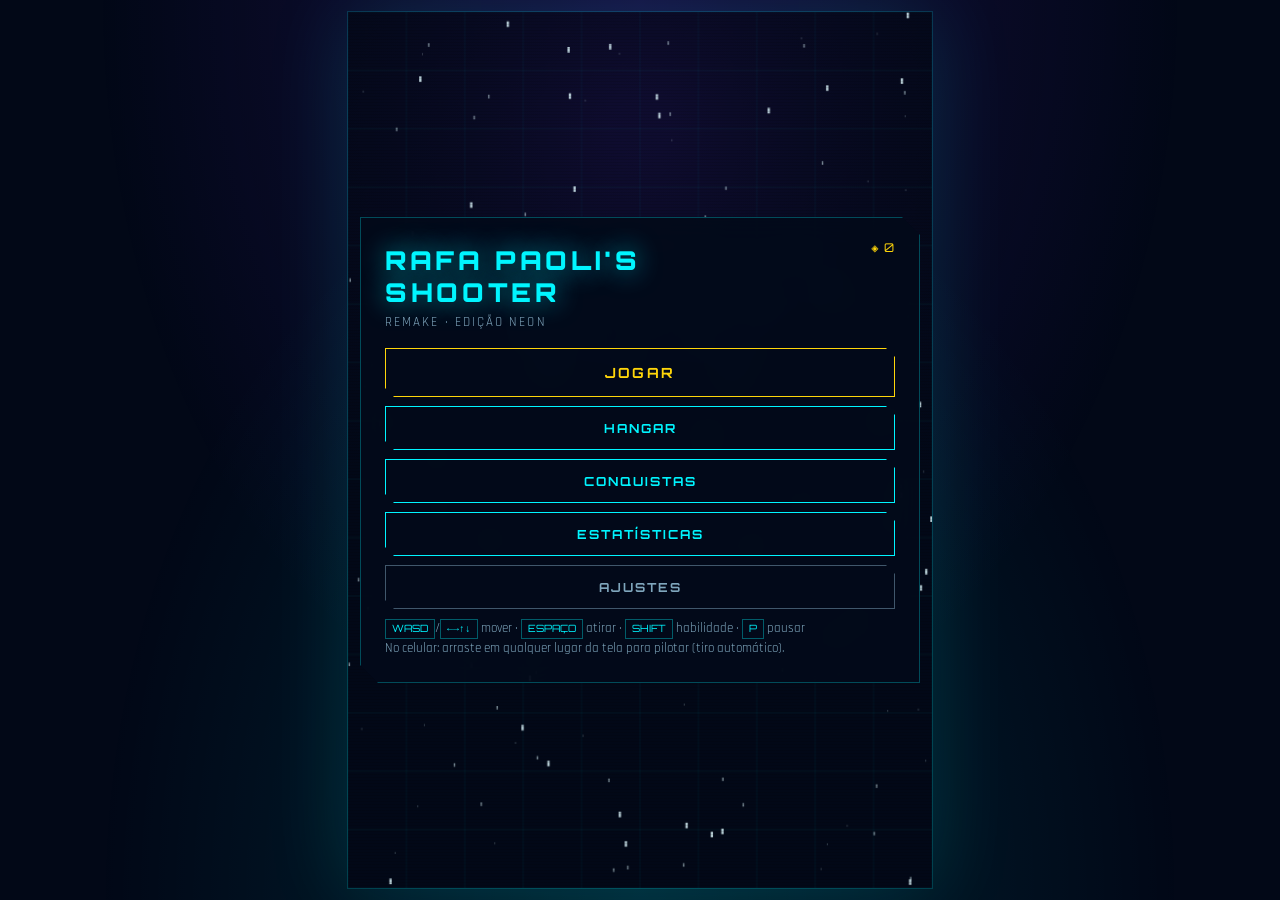
<file: remake/standalone.html>
<!DOCTYPE html>
<html lang="pt-BR">
<head>
<meta charset="UTF-8">
<meta name="viewport" content="width=device-width, initial-scale=1, viewport-fit=cover, user-scalable=no">
<meta name="theme-color" content="#020817">
<link rel="icon" href="data:image/svg+xml,%3Csvg xmlns='http://www.w3.org/2000/svg' viewBox='0 0 32 32'%3E%3Crect width='32' height='32' fill='%23020817'/%3E%3Cpath d='M16 4 L27 28 L16 22 L5 28 Z' fill='%2300f5ff'/%3E%3C/svg%3E">
<meta name="description" content="Rafa Paoli's Shooter — Remake. Shmup vertical neon com 8 pilotos, 10 chefes e progressão roguelite.">
<title>Rafa Paoli's Shooter — REMAKE</title>
<link rel="preconnect" href="https://fonts.googleapis.com">
<link rel="preconnect" href="https://fonts.gstatic.com" crossorigin>
<link href="https://fonts.googleapis.com/css2?family=Orbitron:wght@500;700;900&family=Rajdhani:wght@400;600;700&display=swap" rel="stylesheet">
<style>
  :root{
    --cyan:#00f5ff; --cyan-dim:#0a8f9c; --gold:#ffd60a; --green:#39ff14;
    --pink:#ff006e; --purple:#7b2fff; --orange:#ff8c00;
    --bg:#020817; --panel:rgba(3,10,26,.9); --line:rgba(0,245,255,.28);
    --txt:#dff4ff; --muted:#7fa6bd;
    --ui: 'Rajdhani', ui-sans-serif, system-ui, sans-serif;
    --display: 'Orbitron', ui-monospace, 'Courier New', monospace;
  }
  *{box-sizing:border-box;margin:0;padding:0;-webkit-tap-highlight-color:transparent}
  html,body{height:100%}
  body{
    background:var(--bg); color:var(--txt); font-family:var(--ui);
    overflow:hidden; overscroll-behavior:none; touch-action:none;
    display:flex; align-items:center; justify-content:center;
  }

  /* ── stage ───────────────────────────────────────────── */
  #stage{position:relative; width:100%; height:100%; display:flex; align-items:center; justify-content:center}
  #ambient{position:fixed; inset:0; pointer-events:none; z-index:0;
    background:
      radial-gradient(ellipse at 50% 0%, rgba(123,47,255,.18), transparent 60%),
      radial-gradient(ellipse at 50% 100%, rgba(0,245,255,.12), transparent 60%);
  }
  #frame{position:relative; z-index:1; box-shadow:0 0 80px rgba(0,245,255,.14), 0 0 0 1px rgba(0,245,255,.16)}
  canvas{display:block; image-rendering:auto; background:#020817}
  #scanlines{position:absolute; inset:0; pointer-events:none; z-index:6; opacity:.32;
    background:repeating-linear-gradient(180deg, rgba(0,0,0,.35) 0 1px, transparent 1px 3px)}

  /* ── overlay root ─────────────────────────────────────── */
  /* Menus live outside #frame so they use the whole viewport on phones,
     where the letterboxed playfield only occupies a band in the middle. */
  #overlays{position:fixed; inset:0; z-index:12; display:flex; align-items:center; justify-content:center; pointer-events:none}
  .screen{
    display:none; pointer-events:auto; width:min(560px, 94%); max-height:94%;
    overflow-y:auto; overflow-x:hidden;
    background:var(--panel); border:1px solid var(--line); backdrop-filter:blur(14px);
    padding:26px 24px 24px; position:relative;
    clip-path:polygon(0 0, calc(100% - 18px) 0, 100% 18px, 100% 100%, 18px 100%, 0 calc(100% - 18px));
    animation:panelIn .22s cubic-bezier(.2,1,.3,1);
  }
  .screen.on{display:block}
  @keyframes panelIn{from{opacity:0; transform:translateY(10px) scale(.98)} to{opacity:1; transform:none}}
  .screen::-webkit-scrollbar{width:6px}
  .screen::-webkit-scrollbar-thumb{background:rgba(0,245,255,.35)}

  h1,h2,h3{font-family:var(--display); letter-spacing:.14em; text-transform:uppercase}
  /* padding-right keeps long titles clear of the absolutely-placed wallet */
  h1{font-size:clamp(18px,4vw,26px); font-weight:900; color:var(--cyan); text-shadow:0 0 26px rgba(0,245,255,.65);
     margin-bottom:6px; padding-right:74px; text-wrap:balance}
  h2{font-size:15px; color:var(--cyan); margin:18px 0 10px; font-weight:700}
  h2:first-child{margin-top:0}
  .sub{font-size:13px; color:var(--muted); letter-spacing:.16em; text-transform:uppercase; margin-bottom:18px}

  .btn{
    display:block; width:100%; margin-top:9px; padding:13px 16px;
    font-family:var(--display); font-size:12.5px; font-weight:700; letter-spacing:.16em; text-transform:uppercase;
    background:transparent; border:1px solid var(--cyan); color:var(--cyan); cursor:pointer;
    clip-path:polygon(0 0, calc(100% - 9px) 0, 100% 9px, 100% 100%, 9px 100%, 0 calc(100% - 9px));
    transition:background .14s, color .14s, box-shadow .14s; position:relative;
  }
  .btn:hover,.btn:focus-visible{background:var(--cyan); color:#001018; box-shadow:0 0 22px rgba(0,245,255,.5); outline:none}
  .btn.primary{border-color:var(--gold); color:var(--gold); font-size:14px; padding:15px}
  .btn.primary:hover{background:var(--gold); color:#1a1400; box-shadow:0 0 26px rgba(255,214,10,.5)}
  .btn.ghost{border-color:rgba(127,166,189,.5); color:var(--muted)}
  .btn.ghost:hover{background:rgba(127,166,189,.9); color:#03101c; box-shadow:none}
  .btn:disabled{opacity:.4; cursor:not-allowed}

  .chips{display:flex; flex-wrap:wrap; gap:8px}
  .chip{
    flex:1 1 auto; min-width:0; padding:10px 12px; text-align:center; cursor:pointer;
    border:1px solid rgba(0,245,255,.3); background:rgba(0,245,255,.04);
    font-family:var(--display); font-size:11px; letter-spacing:.12em; color:var(--muted); transition:.14s;
  }
  .chip small{display:block; font-family:var(--ui); font-size:11px; letter-spacing:0; opacity:.75; margin-top:3px; text-transform:none}
  .chip:hover{border-color:var(--cyan); color:var(--txt)}
  .chip.sel{border-color:var(--gold); color:var(--gold); background:rgba(255,214,10,.1); box-shadow:inset 0 0 18px rgba(255,214,10,.12)}

  .grid{display:grid; grid-template-columns:repeat(auto-fill,minmax(118px,1fr)); gap:9px}
  .card{
    padding:11px 10px; border:1px solid rgba(0,245,255,.25); background:rgba(0,20,35,.5);
    cursor:pointer; transition:.14s; text-align:left; position:relative; overflow:hidden;
  }
  .card:hover{border-color:var(--cyan); transform:translateY(-2px)}
  .card.sel{border-color:var(--gold); background:rgba(255,214,10,.09)}
  .card.locked{opacity:.62}
  .card .nm{font-family:var(--display); font-size:11.5px; font-weight:700; letter-spacing:.08em; color:var(--txt)}
  .card .tg{font-size:11px; color:var(--cyan); letter-spacing:.1em; text-transform:uppercase}
  .card .pr{font-size:11px; color:var(--gold); margin-top:6px; font-weight:700}
  .card .dot{position:absolute; top:8px; right:8px; width:9px; height:9px; border-radius:50%}
  .swatch{height:26px; margin-bottom:7px; border:1px solid rgba(255,255,255,.18)}

  .detail{margin-top:12px; padding:12px; border-left:2px solid var(--cyan); background:rgba(0,245,255,.05); font-size:13.5px; line-height:1.5; min-height:62px}
  .detail b{color:var(--cyan); font-family:var(--display); font-size:11.5px; letter-spacing:.1em}
  .row{display:flex; gap:9px; align-items:center}
  .row .btn{margin-top:0}
  .spread{display:flex; justify-content:space-between; align-items:center; gap:10px}

  .stat{display:flex; justify-content:space-between; padding:7px 0; border-bottom:1px solid rgba(0,245,255,.1); font-size:13.5px}
  .stat span:last-child{font-family:var(--display); font-size:12px; color:var(--gold)}

  .ach{display:flex; gap:11px; align-items:center; padding:9px; border:1px solid rgba(0,245,255,.14); margin-bottom:7px; background:rgba(0,20,35,.4)}
  .ach.done{border-color:rgba(57,255,20,.5); background:rgba(57,255,20,.07)}
  .ach .ico{font-size:21px; width:30px; text-align:center}
  .ach .body{flex:1; min-width:0}
  .ach .nm{font-family:var(--display); font-size:11.5px; letter-spacing:.08em}
  .ach .ds{font-size:12px; color:var(--muted)}
  .bar{height:4px; background:rgba(255,255,255,.09); margin-top:5px}
  .bar i{display:block; height:100%; background:var(--cyan)}
  .ach.done .bar i{background:var(--green)}
  .ach .rw{font-family:var(--display); font-size:11px; color:var(--gold)}

  .field{display:flex; align-items:center; gap:12px; margin:11px 0}
  .field label{flex:0 0 130px; font-family:var(--display); font-size:11px; letter-spacing:.1em; color:var(--muted)}
  .field input[type=range]{flex:1; accent-color:var(--cyan); background:transparent}
  .field .val{width:44px; text-align:right; font-family:var(--display); font-size:11px; color:var(--gold)}

  .wallet{position:absolute; top:22px; right:24px; font-family:var(--display); font-size:12px; color:var(--gold); letter-spacing:.1em}

  /* ── HUD ─────────────────────────────────────────────── */
  /* Laid out in field units (600×900) and scaled with the canvas, so the
     HUD keeps the same proportions on a phone and on a 4K monitor. */
  #hud{position:absolute; top:0; left:0; width:600px; height:900px;
    transform-origin:0 0; transform:scale(var(--k,1));
    z-index:5; pointer-events:none; display:none; font-family:var(--display)}
  #hud.on{display:block}
  .hud-top{position:absolute; top:0; left:0; right:0; padding:10px 12px; display:flex; justify-content:space-between; align-items:flex-start; gap:10px}
  .hud-left{display:flex; flex-direction:column; gap:5px}
  #lives{display:flex; gap:4px; font-size:16px; filter:drop-shadow(0 0 6px rgba(255,0,110,.8))}
  #lives .pip{width:16px; height:16px; background:var(--pink); clip-path:polygon(50% 100%,0 45%,10% 15%,30% 8%,50% 24%,70% 8%,90% 15%,100% 45%)}
  #lives .pip.off{background:rgba(255,255,255,.16)}
  #extraLives{font-size:11px; color:var(--muted); letter-spacing:.1em}
  .hud-right{text-align:right; display:flex; flex-direction:column; gap:4px; align-items:flex-end}
  #score{font-size:19px; font-weight:900; color:var(--cyan); text-shadow:0 0 14px rgba(0,245,255,.7)}
  #coins{font-size:12px; color:var(--gold)}
  #phaseLbl{font-size:11px; color:var(--muted); letter-spacing:.14em}
  #combo{font-size:15px; color:var(--gold); opacity:0; transition:opacity .2s; text-shadow:0 0 14px rgba(255,214,10,.8)}
  #combo.on{opacity:1}

  #bossBar{position:absolute; top:62px; left:8%; right:8%; opacity:0; transition:opacity .3s}
  #bossBar.on{opacity:1}
  #bossName{font-size:11px; letter-spacing:.22em; color:var(--pink); text-align:center; margin-bottom:4px; text-shadow:0 0 12px rgba(255,0,110,.7)}
  #bossTrack{height:9px; background:rgba(0,0,0,.6); border:1px solid rgba(255,0,110,.5)}
  #bossFill{height:100%; width:100%; background:linear-gradient(90deg,#ff006e,#ff8c00); transition:width .12s}

  .hud-bottom{position:absolute; bottom:0; left:0; right:0; padding:10px 12px; display:flex; align-items:flex-end; justify-content:space-between; gap:10px}
  #xpWrap{flex:1}
  #xpTop{display:flex; justify-content:space-between; font-size:10.5px; color:var(--muted); letter-spacing:.12em; margin-bottom:3px}
  #xpTrack{height:6px; background:rgba(255,255,255,.09)}
  #xpFill{height:100%; width:0; background:linear-gradient(90deg,var(--cyan),var(--purple)); transition:width .18s}
  #buffs{display:flex; gap:5px; margin-top:6px; flex-wrap:wrap}
  .buff{font-size:10px; letter-spacing:.08em; padding:2px 6px; border:1px solid currentColor}

  #abilityBtn{
    pointer-events:auto; width:74px; height:74px; border-radius:50%; flex:0 0 auto;
    border:2px solid var(--cyan); background:rgba(0,245,255,.09); color:var(--cyan);
    font-family:var(--display); font-size:10px; letter-spacing:.06em; cursor:pointer;
    display:flex; align-items:center; justify-content:center; text-align:center; position:relative; overflow:hidden;
  }
  #abilityBtn.cool{border-color:rgba(127,166,189,.4); color:var(--muted)}
  #abilityBtn .fill{position:absolute; left:0; right:0; bottom:0; background:rgba(0,245,255,.22); transition:height .1s}
  #abilityBtn span{position:relative; z-index:1; padding:0 4px; line-height:1.15}
  #pauseBtn{pointer-events:auto; position:absolute; top:8px; left:50%; transform:translateX(-50%); width:38px; height:30px;
    border:1px solid rgba(0,245,255,.4); background:rgba(2,8,23,.55); color:var(--cyan); font-size:13px; cursor:pointer}

  #announce{position:absolute; top:33%; left:0; right:0; text-align:center; font-family:var(--display);
    font-size:clamp(20px,5.5vw,34px); font-weight:900; letter-spacing:.2em; opacity:0; pointer-events:none}
  #announce.go{animation:ann 1.6s ease-out}
  @keyframes ann{
    0%{opacity:0; transform:scale(.8) translateY(14px); filter:blur(6px)}
    18%{opacity:1; transform:scale(1); filter:blur(0)}
    75%{opacity:1}
    100%{opacity:0; transform:scale(1.06)}
  }

  #toasts{position:fixed; top:14px; right:14px; z-index:14; display:flex; flex-direction:column; gap:7px; pointer-events:none}
  .toast{background:rgba(3,10,26,.94); border:1px solid var(--gold); padding:9px 13px; min-width:190px;
    animation:toastIn .3s cubic-bezier(.2,1,.3,1); clip-path:polygon(0 0,calc(100% - 8px) 0,100% 8px,100% 100%,8px 100%,0 calc(100% - 8px))}
  .toast .t{font-family:var(--display); font-size:10.5px; color:var(--gold); letter-spacing:.12em}
  .toast .d{font-size:12.5px; color:var(--txt)}
  @keyframes toastIn{from{opacity:0; transform:translateX(28px)} to{opacity:1; transform:none}}

  /* ── level-up cards ──────────────────────────────────── */
  #levelup{display:none; position:fixed; inset:0; z-index:13; background:rgba(2,8,23,.9); backdrop-filter:blur(6px);
    flex-direction:column; align-items:center; justify-content:center; gap:14px; padding:20px; pointer-events:auto; overflow-y:auto}
  #levelup.on{display:flex}
  #levelup h1{margin-bottom:0}
  #cards{display:flex; gap:11px; width:100%; max-width:560px; flex-wrap:wrap; justify-content:center}
  .upg{
    flex:1 1 150px; max-width:180px; min-height:172px; padding:15px 12px; cursor:pointer; text-align:center;
    border:1px solid var(--cyan); background:rgba(0,20,35,.75); transition:.15s;
    clip-path:polygon(0 0,calc(100% - 12px) 0,100% 12px,100% 100%,12px 100%,0 calc(100% - 12px));
    display:flex; flex-direction:column; align-items:center; justify-content:center; gap:7px;
  }
  .upg:hover{transform:translateY(-5px); box-shadow:0 8px 30px rgba(0,245,255,.22)}
  .upg .ic{font-size:33px}
  .upg .nm{font-family:var(--display); font-size:12px; font-weight:700; letter-spacing:.08em}
  .upg .ds{font-size:13px; color:var(--muted); line-height:1.35}
  .upg .lv{font-family:var(--display); font-size:10px; color:var(--gold); letter-spacing:.1em}

  #fps{position:fixed; bottom:4px; left:6px; z-index:15; font-family:var(--display); font-size:10px; color:rgba(127,166,189,.7); display:none}
  #fps.on{display:block}

  .hint{font-size:12.5px; color:var(--muted); line-height:1.55; margin-top:10px}
  .kbd{display:inline-block; padding:1px 6px; border:1px solid rgba(0,245,255,.35); font-family:var(--display); font-size:10px; color:var(--cyan)}
  .final{font-family:var(--display); font-size:15px; color:var(--gold); margin:4px 0}
  .tabs{display:flex; gap:6px; margin-bottom:14px; flex-wrap:wrap}
  .tab{padding:7px 12px; font-family:var(--display); font-size:10.5px; letter-spacing:.12em; cursor:pointer;
    border-bottom:2px solid transparent; color:var(--muted)}
  .tab.sel{color:var(--cyan); border-color:var(--cyan)}
  .center{text-align:center}
  .badge{display:inline-block; padding:3px 9px; border:1px solid var(--green); color:var(--green);
    font-family:var(--display); font-size:10px; letter-spacing:.14em; margin-top:8px}
  @media (max-width:520px){
    .field label{flex-basis:96px}
    .upg{min-height:150px; flex-basis:120px}
    .upg .ic{font-size:26px}
  }
</style>
</head>
<body>
<div id="ambient"></div>

<div id="stage">
  <div id="frame">
    <canvas id="game"></canvas>
    <div id="scanlines"></div>

    <!-- ── HUD ─────────────────────────────────────────── -->
    <div id="hud">
      <div class="hud-top">
        <div class="hud-left">
          <div id="lives"></div>
          <div id="extraLives"></div>
          <div id="phaseLbl">FASE 1</div>
        </div>
        <div class="hud-right">
          <div id="score">0</div>
          <div id="coins">◈ 0</div>
          <div id="combo">×1</div>
        </div>
      </div>

      <button id="pauseBtn" title="Pausar (P)">❚❚</button>

      <div id="bossBar">
        <div id="bossName">BOSS</div>
        <div id="bossTrack"><div id="bossFill"></div></div>
      </div>

      <div id="announce"></div>

      <div class="hud-bottom">
        <div id="xpWrap">
          <div id="xpTop"><span id="lvlLbl">NÍVEL 1</span><span id="xpLbl">0 / 100</span></div>
          <div id="xpTrack"><div id="xpFill"></div></div>
          <div id="buffs"></div>
        </div>
        <button id="abilityBtn"><div class="fill"></div><span id="abilityLbl">HAB</span></button>
      </div>
    </div>
  </div>

  <div id="toasts"></div>
  <div id="fps"></div>

  <!-- ── level-up ────────────────────────────────────── -->
  <div id="levelup">
    <h1 id="lvlTitle">NÍVEL 2</h1>
    <div class="sub" style="margin-bottom:4px">escolha um aprimoramento</div>
    <div id="cards"></div>
  </div>

  <!-- ── screens ─────────────────────────────────────── -->
  <div id="overlays">

      <div class="screen" data-screen="title">
        <h1>RAFA PAOLI'S SHOOTER</h1>
        <div class="sub">Remake · edição neon</div>
        <div class="wallet" id="walletTitle">◈ 0</div>
        <button class="btn primary" data-act="goBriefing">Jogar</button>
        <button class="btn" data-act="goHangar">Hangar</button>
        <button class="btn" data-act="goAchievements">Conquistas</button>
        <button class="btn" data-act="goStats">Estatísticas</button>
        <button class="btn ghost" data-act="goSettings">Ajustes</button>
        <div class="hint">
          <span class="kbd">WASD</span>/<span class="kbd">←→↑↓</span> mover ·
          <span class="kbd">ESPAÇO</span> atirar · <span class="kbd">SHIFT</span> habilidade ·
          <span class="kbd">P</span> pausar<br>
          No celular: arraste em qualquer lugar da tela para pilotar (tiro automático).
        </div>
      </div>

      <div class="screen" data-screen="briefing">
        <h1>Briefing</h1>
        <div class="wallet" id="walletBriefing">◈ 0</div>
        <h2>Modo</h2>
        <div class="chips" id="modeChips"></div>
        <h2>Dificuldade</h2>
        <div class="chips" id="diffChips"></div>
        <h2>Piloto</h2>
        <div class="grid" id="pilotGrid"></div>
        <div class="detail" id="pilotDetail"></div>
        <label class="row" style="margin-top:12px; cursor:pointer; font-size:13px">
          <input type="checkbox" id="coopChk" style="accent-color:var(--cyan)">
          <span>Co-op local — P2 usa <span class="kbd">TFGH</span> + <span class="kbd">.</span> + <span class="kbd">/</span></span>
        </label>
        <button class="btn primary" data-act="launch">Lançar</button>
        <button class="btn ghost" data-act="goTitle">Voltar</button>
      </div>

      <div class="screen" data-screen="hangar">
        <h1>Hangar</h1>
        <div class="wallet" id="walletHangar">◈ 0</div>
        <div class="tabs">
          <div class="tab sel" data-tab="pilots">Pilotos</div>
          <div class="tab" data-tab="skins">Pinturas</div>
        </div>
        <div id="hangarBody"></div>
        <div class="detail" id="hangarDetail"></div>
        <button class="btn" id="hangarAction">—</button>
        <button class="btn ghost" data-act="goTitle">Voltar</button>
      </div>

      <div class="screen" data-screen="achievements">
        <h1>Conquistas</h1>
        <div class="sub" id="achCount">0 / 0</div>
        <div id="achList"></div>
        <button class="btn ghost" data-act="goTitle">Voltar</button>
      </div>

      <div class="screen" data-screen="stats">
        <h1>Estatísticas</h1>
        <div id="statList"></div>
        <button class="btn ghost" data-act="goTitle">Voltar</button>
      </div>

      <div class="screen" data-screen="settings">
        <h1>Ajustes</h1>
        <div class="field"><label>Volume geral</label><input type="range" id="setMaster" min="0" max="100"><div class="val" id="valMaster">70</div></div>
        <div class="field"><label>Efeitos</label><input type="range" id="setSfx" min="0" max="100"><div class="val" id="valSfx">90</div></div>
        <div class="field"><label>Música</label><input type="range" id="setMusic" min="0" max="100"><div class="val" id="valMusic">50</div></div>
        <div class="field"><label>Screen shake</label><input type="range" id="setShake" min="0" max="150"><div class="val" id="valShake">100</div></div>
        <h2>Partículas</h2>
        <div class="chips" id="partChips">
          <div class="chip" data-part="0">Baixo</div>
          <div class="chip" data-part="1">Normal</div>
          <div class="chip" data-part="2">Extra</div>
        </div>
        <h2>Outros</h2>
        <label class="row" style="cursor:pointer; font-size:13px; margin-bottom:8px">
          <input type="checkbox" id="setAutofire" style="accent-color:var(--cyan)"><span>Tiro automático</span>
        </label>
        <label class="row" style="cursor:pointer; font-size:13px">
          <input type="checkbox" id="setFps" style="accent-color:var(--cyan)"><span>Mostrar FPS</span>
        </label>
        <button class="btn ghost" id="settingsBack" style="margin-top:16px">Voltar</button>
        <button class="btn ghost" id="wipeBtn">Apagar progresso</button>
      </div>

      <div class="screen" data-screen="pause">
        <h1>Pausado</h1>
        <div class="sub" id="pauseSub">—</div>
        <div id="pauseUpgrades" class="hint" style="margin-bottom:12px"></div>
        <button class="btn primary" data-act="resume">Continuar</button>
        <button class="btn" data-act="goSettings">Ajustes</button>
        <button class="btn ghost" data-act="quit">Abandonar run</button>
      </div>

      <div class="screen" data-screen="result">
        <h1 id="resultTitle">Fim de jogo</h1>
        <div class="sub" id="resultSub">—</div>
        <div id="resultBody"></div>
        <div class="center"><span class="badge" id="newBest" style="display:none">NOVO RECORDE</span></div>
        <button class="btn primary" data-act="retry">Tentar de novo</button>
        <button class="btn" data-act="goBriefing">Trocar piloto</button>
        <button class="btn ghost" data-act="goTitle">Menu principal</button>
      </div>

  </div>
</div>

<script type="module">
const __M = {};

// ── core/math.js ──────────────────────────────────────────────
__M["core/math.js"] = (() => {
// ──────────────────────────────────────────────────────────────
// math.js — deterministic RNG + geometry helpers
// ──────────────────────────────────────────────────────────────

const TAU = Math.PI * 2;

const clamp = (v, lo, hi) => (v < lo ? lo : v > hi ? hi : v);
const lerp = (a, b, t) => a + (b - a) * t;
const inverseLerp = (a, b, v) => (b === a ? 0 : (v - a) / (b - a));

/** Frame-rate independent approach: moves `a` toward `b`, `rate` per second. */
const damp = (a, b, rate, dt) => lerp(a, b, 1 - Math.exp(-rate * dt));

const dist2 = (ax, ay, bx, by) => {
  const dx = bx - ax;
  const dy = by - ay;
  return dx * dx + dy * dy;
};

const angleTo = (ax, ay, bx, by) => Math.atan2(by - ay, bx - ax);

/** Circle-vs-circle. Every entity in the game is treated as a circle. */
const hit = (a, b) => {
  const r = a.r + b.r;
  return dist2(a.x, a.y, b.x, b.y) <= r * r;
};

const easeOutCubic = (t) => 1 - Math.pow(1 - t, 3);
const easeInCubic = (t) => t * t * t;
const easeOutBack = (t) => {
  const c = 1.70158;
  return 1 + (c + 1) * Math.pow(t - 1, 3) + c * Math.pow(t - 1, 2);
};

/**
 * mulberry32 — small, fast, seedable PRNG.
 * Used so the daily run and boss-rush order are reproducible.
 */
function makeRng(seed = Date.now()) {
  let a = seed >>> 0;
  const next = () => {
    a |= 0;
    a = (a + 0x6d2b79f5) | 0;
    let t = Math.imul(a ^ (a >>> 15), 1 | a);
    t = (t + Math.imul(t ^ (t >>> 7), 61 | t)) ^ t;
    return ((t ^ (t >>> 14)) >>> 0) / 4294967296;
  };
  next.range = (lo, hi) => lo + next() * (hi - lo);
  next.int = (lo, hi) => Math.floor(next.range(lo, hi + 1));
  next.pick = (arr) => arr[Math.floor(next() * arr.length)];
  next.chance = (p) => next() < p;
  next.sign = () => (next() < 0.5 ? -1 : 1);
  /** Fisher-Yates, returns a new array. */
  next.shuffle = (arr) => {
    const out = arr.slice();
    for (let i = out.length - 1; i > 0; i--) {
      const j = Math.floor(next() * (i + 1));
      [out[i], out[j]] = [out[j], out[i]];
    }
    return out;
  };
  return next;
}

/** Global, non-deterministic RNG for cosmetic things (particles, sparks). */
const rng = makeRng((Math.random() * 0xffffffff) >>> 0);

/** Seed derived from the calendar day — same daily run for everyone. */
function todaySeed() {
  const d = new Date();
  return d.getUTCFullYear() * 10000 + (d.getUTCMonth() + 1) * 100 + d.getUTCDate();
}

function formatTime(seconds) {
  const s = Math.max(0, Math.floor(seconds));
  const m = Math.floor(s / 60);
  return `${String(m).padStart(2, '0')}:${String(s % 60).padStart(2, '0')}`;
}

const formatNum = (n) => Math.floor(n).toLocaleString('en-US');

return { TAU, clamp, lerp, inverseLerp, damp, dist2, angleTo, hit, easeOutCubic, easeInCubic, easeOutBack, makeRng, rng, todaySeed, formatTime, formatNum };
})();

// ── core/storage.js ───────────────────────────────────────────
__M["core/storage.js"] = (() => {
// ──────────────────────────────────────────────────────────────
// storage.js — persistent profile (localStorage), versioned
// ──────────────────────────────────────────────────────────────

const KEY = 'rafaPaoli.remake.v1';
const VERSION = 1;

function defaults() {
  return {
    version: VERSION,
    coins: 0,
    pilots: ['marcelo'],
    skins: ['default'],
    equippedSkin: 'default',
    lastPilot: 'marcelo',
    achievements: [],
    settings: {
      master: 0.7,
      sfx: 0.9,
      music: 0.5,
      shake: 1,
      particles: 1, // 0 low · 1 normal · 2 extra
      autofire: true,
      showFps: false,
    },
    best: { campaign: 0, endless: 0, bossrush: 0, daily: 0 },
    bestWave: 0,
    stats: {
      runs: 0,
      kills: 0,
      bosses: 0,
      deaths: 0,
      coinsEarned: 0,
      bestCombo: 0,
      playSeconds: 0,
      phaseReached: 0,
      levelsGained: 0,
      pilotsUsed: [],
      powerupsTaken: 0,
      damageTaken: 0,
      perfectPhases: 0,
      campaignClears: 0,
    },
  };
}

/** Recursively fill in anything a save from an older build is missing. */
function reconcile(target, source) {
  for (const k of Object.keys(source)) {
    if (target[k] === undefined || target[k] === null) {
      target[k] = Array.isArray(source[k])
        ? source[k].slice()
        : typeof source[k] === 'object'
          ? reconcile({}, source[k])
          : source[k];
    } else if (
      typeof source[k] === 'object' &&
      !Array.isArray(source[k]) &&
      typeof target[k] === 'object'
    ) {
      reconcile(target[k], source[k]);
    }
  }
  return target;
}

function read() {
  try {
    const raw = localStorage.getItem(KEY);
    if (!raw) return defaults();
    const parsed = JSON.parse(raw);
    if (typeof parsed !== 'object' || parsed === null) return defaults();
    return reconcile(parsed, defaults());
  } catch {
    return defaults();
  }
}

const profile = read();

let writeTimer = 0;
function save() {
  // Coalesce bursts of writes (achievements often unlock several at once).
  clearTimeout(writeTimer);
  writeTimer = setTimeout(() => {
    try {
      localStorage.setItem(KEY, JSON.stringify(profile));
    } catch {
      /* quota or private mode — the run still works, it just won't persist */
    }
  }, 120);
}

function saveNow() {
  clearTimeout(writeTimer);
  try {
    localStorage.setItem(KEY, JSON.stringify(profile));
  } catch {
    /* ignore */
  }
}

function resetProfile() {
  const fresh = defaults();
  for (const k of Object.keys(profile)) delete profile[k];
  Object.assign(profile, fresh);
  saveNow();
}

function addCoins(n) {
  const amount = Math.max(0, Math.floor(n));
  profile.coins += amount;
  profile.stats.coinsEarned += amount;
  save();
}

function spendCoins(n) {
  if (profile.coins < n) return false;
  profile.coins -= n;
  save();
  return true;
}

function recordBest(mode, score) {
  const prev = profile.best[mode] ?? 0;
  if (score > prev) {
    profile.best[mode] = Math.floor(score);
    save();
    return true;
  }
  return false;
}

return { profile, save, saveNow, resetProfile, addCoins, spendCoins, recordBest };
})();

// ── core/fx.js ────────────────────────────────────────────────
__M["core/fx.js"] = (() => {
// ──────────────────────────────────────────────────────────────
// fx.js — particles, floating text, trauma shake, hitstop, flash
// ──────────────────────────────────────────────────────────────

const { rng, TAU, clamp } = __M["core/math.js"];
const { profile } = __M["core/storage.js"];

const MAX_PARTICLES = [180, 520, 1100];

const fx = {
  particles: [],
  texts: [],
  rings: [],
  trauma: 0,
  shakeX: 0,
  shakeY: 0,
  flash: 0,
  flashColor: '#ffffff',
  vignette: 0,
  hitstop: 0,
  slowmo: 0,
};

const budget = () => MAX_PARTICLES[clamp(profile.settings.particles | 0, 0, 2)];
const quality = () => [0.45, 1, 1.6][clamp(profile.settings.particles | 0, 0, 2)];

/**
 * Canvas `shadowBlur` is re-rasterised on every fill and is by far the most
 * expensive thing a 2D context can do — with hundreds of particles and
 * bullets on screen it dominates the frame. Instead we bake one soft radial
 * sprite per colour and blit it additively, which looks the same and costs
 * a texture copy. The cache is tiny: entities only use a handful of colours.
 */
const SPRITE = 64;
const spriteCache = new Map();

function glowSprite(color) {
  let c = spriteCache.get(color);
  if (c) return c;
  c = document.createElement('canvas');
  c.width = c.height = SPRITE;
  const g = c.getContext('2d');
  g.fillStyle = color;
  g.fillRect(0, 0, SPRITE, SPRITE);
  // Punch a radial alpha falloff through the flat colour.
  const grd = g.createRadialGradient(SPRITE / 2, SPRITE / 2, 0, SPRITE / 2, SPRITE / 2, SPRITE / 2);
  grd.addColorStop(0, 'rgba(255,255,255,1)');
  grd.addColorStop(0.28, 'rgba(255,255,255,0.7)');
  grd.addColorStop(1, 'rgba(255,255,255,0)');
  g.globalCompositeOperation = 'destination-in';
  g.fillStyle = grd;
  g.fillRect(0, 0, SPRITE, SPRITE);
  spriteCache.set(color, c);
  return c;
}

function resetFx() {
  fx.particles.length = 0;
  fx.texts.length = 0;
  fx.rings.length = 0;
  fx.trauma = 0;
  fx.flash = 0;
  fx.vignette = 0;
  fx.hitstop = 0;
  fx.slowmo = 0;
}

/** Trauma accumulates and decays quadratically — smoother than raw offsets. */
function shake(amount) {
  fx.trauma = clamp(fx.trauma + amount * profile.settings.shake, 0, 1);
}

function hitstop(seconds) {
  fx.hitstop = Math.max(fx.hitstop, seconds);
}

function slowmo(seconds) {
  fx.slowmo = Math.max(fx.slowmo, seconds);
}

function flash(color = '#ffffff', strength = 0.6) {
  fx.flash = Math.max(fx.flash, strength);
  fx.flashColor = color;
}

function spark(x, y, color, count = 8, opts = {}) {
  const {
    speed = 180,
    spread = TAU,
    dir = 0,
    life = 0.5,
    size = 2.6,
    gravity = 0,
    drag = 2.6,
    glow = true,
  } = opts;
  const n = Math.round(count * quality());
  const cap = budget();
  for (let i = 0; i < n; i++) {
    if (fx.particles.length >= cap) fx.particles.shift();
    const a = dir + rng.range(-spread / 2, spread / 2);
    const s = speed * rng.range(0.35, 1.15);
    fx.particles.push({
      x, y,
      vx: Math.cos(a) * s,
      vy: Math.sin(a) * s,
      life: life * rng.range(0.6, 1.25),
      max: life,
      size: size * rng.range(0.6, 1.4),
      color,
      gravity,
      drag,
      glow,
    });
  }
}

function burst(x, y, color, scale = 1) {
  spark(x, y, color, 16 * scale, { speed: 190 * scale, life: 0.55, size: 3 * scale });
  spark(x, y, '#ffffff', 6 * scale, { speed: 240 * scale, life: 0.24, size: 2 });
  ring(x, y, color, 8, 60 * scale, 0.34);
}

function ring(x, y, color, from, to, life = 0.4, width = 3) {
  fx.rings.push({ x, y, color, r: from, to, life, max: life, width });
}

function smoke(x, y, color = 'rgba(120,140,180,0.5)', count = 4) {
  spark(x, y, color, count, { speed: 30, life: 1.1, size: 8, drag: 1.4, glow: false });
}

function text(x, y, str, color = '#fff', opts = {}) {
  const { size = 16, life = 0.9, vy = -46, bold = true, wobble = 0 } = opts;
  fx.texts.push({
    x, y, str, color, size, life, max: life,
    vy, vx: wobble ? rng.range(-wobble, wobble) : 0, bold,
  });
}

function updateFx(dt) {
  // Particles
  for (let i = fx.particles.length - 1; i >= 0; i--) {
    const p = fx.particles[i];
    p.life -= dt;
    if (p.life <= 0) {
      fx.particles.splice(i, 1);
      continue;
    }
    p.vy += p.gravity * dt;
    const d = Math.exp(-p.drag * dt);
    p.vx *= d;
    p.vy *= d;
    p.x += p.vx * dt;
    p.y += p.vy * dt;
  }

  // Rings
  for (let i = fx.rings.length - 1; i >= 0; i--) {
    const r = fx.rings[i];
    r.life -= dt;
    if (r.life <= 0) {
      fx.rings.splice(i, 1);
      continue;
    }
    const t = 1 - r.life / r.max;
    r.r = r.r + (r.to - r.r) * Math.min(1, dt * 9 + t * 0.02);
  }

  // Floating text
  for (let i = fx.texts.length - 1; i >= 0; i--) {
    const t = fx.texts[i];
    t.life -= dt;
    if (t.life <= 0) {
      fx.texts.splice(i, 1);
      continue;
    }
    t.y += t.vy * dt;
    t.x += t.vx * dt;
    t.vy *= Math.exp(-1.6 * dt);
  }

  // Shake
  fx.trauma = Math.max(0, fx.trauma - dt * 1.5);
  const s = fx.trauma * fx.trauma * 18;
  fx.shakeX = rng.range(-s, s);
  fx.shakeY = rng.range(-s, s);

  fx.flash = Math.max(0, fx.flash - dt * 3.2);
  fx.vignette = Math.max(0, fx.vignette - dt * 1.6);
}

function drawParticles(ctx) {
  ctx.save();
  ctx.globalCompositeOperation = 'lighter';
  for (const p of fx.particles) {
    const a = clamp(p.life / p.max, 0, 1);
    ctx.globalAlpha = a;
    const s = p.size * (0.4 + a * 0.6);
    ctx.fillStyle = p.color;
    if (p.glow) {
      // soft halo + hard core, so sparks stay crisp instead of turning to bokeh
      const r = s * 1.7;
      ctx.globalAlpha = a * 0.75;
      ctx.drawImage(glowSprite(p.color), p.x - r, p.y - r, r * 2, r * 2);
      ctx.globalAlpha = a;
    }
    ctx.fillRect(p.x - s / 2, p.y - s / 2, s, s);
  }
  ctx.restore();

  ctx.save();
  ctx.globalCompositeOperation = 'lighter';
  for (const r of fx.rings) {
    const a = clamp(r.life / r.max, 0, 1);
    ctx.globalAlpha = a * 0.85;
    ctx.strokeStyle = r.color;
    ctx.lineWidth = r.width * a;
    ctx.beginPath();
    ctx.arc(r.x, r.y, r.r, 0, TAU);
    ctx.stroke();
  }
  ctx.restore();
}

function drawTexts(ctx) {
  ctx.save();
  ctx.textAlign = 'center';
  ctx.textBaseline = 'middle';
  for (const t of fx.texts) {
    const a = clamp(t.life / t.max, 0, 1);
    const pop = t.life > t.max - 0.09 ? 1.35 : 1;
    ctx.globalAlpha = a;
    ctx.font = `${t.bold ? '700 ' : ''}${Math.round(t.size * pop)}px Orbitron, ui-monospace, monospace`;
    ctx.lineWidth = 3;
    ctx.strokeStyle = 'rgba(0,0,0,0.65)';
    ctx.strokeText(t.str, t.x, t.y);
    ctx.fillStyle = t.color;
    ctx.fillText(t.str, t.x, t.y);
  }
  ctx.restore();
}

return { fx, glowSprite, resetFx, shake, hitstop, slowmo, flash, spark, burst, ring, smoke, text, updateFx, drawParticles, drawTexts };
})();

// ── core/audio.js ─────────────────────────────────────────────
__M["core/audio.js"] = (() => {
// ──────────────────────────────────────────────────────────────
// audio.js — everything is synthesised at runtime; no asset files.
// ──────────────────────────────────────────────────────────────

const { profile } = __M["core/storage.js"];
const { rng } = __M["core/math.js"];

let ctx = null;
let sfxBus = null;
let musicBus = null;
let noiseBuffer = null;
let unlocked = false;

/** SFX fired in the same millisecond get thinned out to avoid clipping. */
const lastPlayed = new Map();

function ensure() {
  if (ctx) return ctx;
  const AC = window.AudioContext || window.webkitAudioContext;
  if (!AC) return null;
  ctx = new AC();
  sfxBus = ctx.createGain();
  musicBus = ctx.createGain();
  const comp = ctx.createDynamicsCompressor();
  comp.threshold.value = -12;
  comp.ratio.value = 8;
  sfxBus.connect(comp);
  musicBus.connect(comp);
  comp.connect(ctx.destination);
  applyVolumes();

  // Shared white-noise buffer for explosions / hits.
  noiseBuffer = ctx.createBuffer(1, ctx.sampleRate * 1.2, ctx.sampleRate);
  const data = noiseBuffer.getChannelData(0);
  for (let i = 0; i < data.length; i++) data[i] = Math.random() * 2 - 1;
  return ctx;
}

function applyVolumes() {
  if (!ctx) return;
  const s = profile.settings;
  sfxBus.gain.value = s.master * s.sfx;
  musicBus.gain.value = s.master * s.music * 0.5;
}

/** Browsers require a user gesture before audio may start. */
function unlockAudio() {
  if (unlocked) return;
  const c = ensure();
  if (!c) return;
  if (c.state === 'suspended') c.resume();
  unlocked = true;
}

function env(node, peak, attack, decay, when) {
  const g = ctx.createGain();
  g.gain.setValueAtTime(0.0001, when);
  g.gain.exponentialRampToValueAtTime(Math.max(0.0002, peak), when + attack);
  g.gain.exponentialRampToValueAtTime(0.0001, when + attack + decay);
  node.connect(g);
  return g;
}

function tone({ freq, to, type = 'square', peak = 0.2, attack = 0.005, decay = 0.12, delay = 0, detune = 0 }) {
  const c = ensure();
  if (!c) return;
  const t = c.currentTime + delay;
  const osc = c.createOscillator();
  osc.type = type;
  osc.detune.value = detune;
  osc.frequency.setValueAtTime(freq, t);
  if (to && to !== freq) osc.frequency.exponentialRampToValueAtTime(Math.max(20, to), t + attack + decay);
  const g = env(osc, peak, attack, decay, t);
  g.connect(sfxBus);
  osc.start(t);
  osc.stop(t + attack + decay + 0.02);
}

function noise({ peak = 0.3, decay = 0.3, cutoff = 900, sweepTo = 60, type = 'lowpass', delay = 0 }) {
  const c = ensure();
  if (!c) return;
  const t = c.currentTime + delay;
  const src = c.createBufferSource();
  src.buffer = noiseBuffer;
  src.playbackRate.value = 0.8 + rng() * 0.5;
  const filt = c.createBiquadFilter();
  filt.type = type;
  filt.frequency.setValueAtTime(cutoff, t);
  filt.frequency.exponentialRampToValueAtTime(Math.max(20, sweepTo), t + decay);
  src.connect(filt);
  const g = env(filt, peak, 0.005, decay, t);
  g.connect(sfxBus);
  src.start(t);
  src.stop(t + decay + 0.05);
}

const RECIPES = {
  shoot: () => tone({ freq: 880, to: 300, type: 'square', peak: 0.055, decay: 0.06 }),
  shootHeavy: () => {
    tone({ freq: 300, to: 90, type: 'sawtooth', peak: 0.09, decay: 0.13 });
    noise({ peak: 0.05, decay: 0.09, cutoff: 1400 });
  },
  laser: () => {
    tone({ freq: 1500, to: 260, type: 'sawtooth', peak: 0.08, decay: 0.22 });
    tone({ freq: 760, to: 130, type: 'square', peak: 0.05, decay: 0.22, detune: 8 });
  },
  hit: () => noise({ peak: 0.12, decay: 0.07, cutoff: 2600, sweepTo: 700, type: 'bandpass' }),
  explode: () => {
    noise({ peak: 0.34, decay: 0.42, cutoff: 700, sweepTo: 40 });
    tone({ freq: 160, to: 40, type: 'triangle', peak: 0.16, decay: 0.32 });
  },
  bigExplode: () => {
    noise({ peak: 0.45, decay: 0.9, cutoff: 500, sweepTo: 30 });
    tone({ freq: 110, to: 24, type: 'sine', peak: 0.3, decay: 0.8 });
    noise({ peak: 0.2, decay: 0.5, cutoff: 1800, sweepTo: 200, delay: 0.08 });
  },
  pickup: () => [660, 880, 1320].forEach((f, i) => tone({ freq: f, type: 'sine', peak: 0.13, decay: 0.1, delay: i * 0.05 })),
  coin: () => tone({ freq: 1500, to: 2100, type: 'sine', peak: 0.06, decay: 0.06 }),
  xp: () => tone({ freq: 1250, to: 1600, type: 'sine', peak: 0.04, decay: 0.045 }),
  levelUp: () => [392, 523, 659, 880, 1175].forEach((f, i) => tone({ freq: f, type: 'triangle', peak: 0.2, decay: 0.22, delay: i * 0.07 })),
  ability: () => {
    tone({ freq: 220, to: 1100, type: 'sawtooth', peak: 0.12, decay: 0.28 });
    noise({ peak: 0.1, decay: 0.25, cutoff: 3000, sweepTo: 500, type: 'bandpass' });
  },
  damage: () => {
    noise({ peak: 0.3, decay: 0.3, cutoff: 400, sweepTo: 60 });
    tone({ freq: 200, to: 60, type: 'square', peak: 0.16, decay: 0.25 });
  },
  shield: () => tone({ freq: 300, to: 900, type: 'sine', peak: 0.15, decay: 0.35 }),
  nuke: () => {
    noise({ peak: 0.5, decay: 1.4, cutoff: 900, sweepTo: 30 });
    tone({ freq: 90, to: 20, type: 'sine', peak: 0.34, decay: 1.2 });
  },
  bossWarn: () => [110, 110, 146].forEach((f, i) => tone({ freq: f, type: 'sawtooth', peak: 0.22, decay: 0.35, delay: i * 0.34 })),
  ui: () => tone({ freq: 620, to: 780, type: 'square', peak: 0.05, decay: 0.05 }),
  uiBack: () => tone({ freq: 420, to: 260, type: 'square', peak: 0.05, decay: 0.07 }),
  buy: () => [523, 784, 1046].forEach((f, i) => tone({ freq: f, type: 'triangle', peak: 0.16, decay: 0.16, delay: i * 0.06 })),
  denied: () => tone({ freq: 180, to: 120, type: 'square', peak: 0.12, decay: 0.18 }),
  gameOver: () => [440, 349, 261, 174].forEach((f, i) => tone({ freq: f, type: 'triangle', peak: 0.22, decay: 0.5, delay: i * 0.18 })),
  victory: () => [523, 659, 784, 1046, 1318].forEach((f, i) => tone({ freq: f, type: 'square', peak: 0.18, decay: 0.3, delay: i * 0.12 })),
  achievement: () => [880, 1174, 1568].forEach((f, i) => tone({ freq: f, type: 'sine', peak: 0.18, decay: 0.25, delay: i * 0.09 })),
};

function sfx(name, { throttle = 0 } = {}) {
  if (!unlocked || profile.settings.master <= 0 || profile.settings.sfx <= 0) return;
  const recipe = RECIPES[name];
  if (!recipe) return;
  if (throttle) {
    const now = performance.now();
    if (now - (lastPlayed.get(name) || 0) < throttle) return;
    lastPlayed.set(name, now);
  }
  try {
    recipe();
  } catch {
    /* audio glitches must never break the game loop */
  }
}

// ── Music: a slow arpeggiated bass pad that swaps scale per phase ──

const SCALES = [
  [55, 65.41, 82.41, 98, 110, 130.81],   // A minor-ish
  [61.74, 73.42, 92.5, 110, 123.47, 146.83],
  [49, 58.27, 73.42, 87.31, 98, 116.54],
  [65.41, 77.78, 98, 116.54, 130.81, 155.56],
];

const music = { on: false, step: 0, timer: 0, scale: 0, intensity: 0, tempo: 0.28 };

function setMusicScale(i) {
  music.scale = i % SCALES.length;
}

function setMusicIntensity(v) {
  music.intensity = v;
}

function startMusic() {
  if (!ensure()) return;
  music.on = true;
  music.step = 0;
  music.timer = 0;
}

function stopMusic() {
  music.on = false;
}

/** Driven from the render loop so it pauses with the game. */
function updateMusic(dt) {
  if (!music.on || !ctx || profile.settings.music <= 0 || profile.settings.master <= 0) return;
  const tempo = music.tempo * (1 - music.intensity * 0.28);
  music.timer += dt;
  if (music.timer < tempo) return;
  music.timer -= tempo;

  const scale = SCALES[music.scale];
  const step = music.step++;
  const t = ctx.currentTime;

  // Bass root every 4 steps
  if (step % 4 === 0) {
    const o = ctx.createOscillator();
    o.type = 'sawtooth';
    o.frequency.value = scale[0] / 2;
    const f = ctx.createBiquadFilter();
    f.type = 'lowpass';
    f.frequency.setValueAtTime(320 + music.intensity * 500, t);
    const g = ctx.createGain();
    g.gain.setValueAtTime(0.0001, t);
    g.gain.exponentialRampToValueAtTime(0.24, t + 0.02);
    g.gain.exponentialRampToValueAtTime(0.0001, t + tempo * 3.4);
    o.connect(f);
    f.connect(g);
    g.connect(musicBus);
    o.start(t);
    o.stop(t + tempo * 3.6);
  }

  // Arp voice
  const note = scale[(step * 2 + (step % 3)) % scale.length] * (step % 8 < 4 ? 2 : 4);
  const o2 = ctx.createOscillator();
  o2.type = step % 2 ? 'triangle' : 'square';
  o2.frequency.value = note;
  const g2 = ctx.createGain();
  const peak = 0.05 + music.intensity * 0.05;
  g2.gain.setValueAtTime(0.0001, t);
  g2.gain.exponentialRampToValueAtTime(peak, t + 0.01);
  g2.gain.exponentialRampToValueAtTime(0.0001, t + tempo * 0.9);
  o2.connect(g2);
  g2.connect(musicBus);
  o2.start(t);
  o2.stop(t + tempo);

  // Hat on the offbeat once the fight heats up
  if (music.intensity > 0.25 && step % 2 === 1 && noiseBuffer) {
    const src = ctx.createBufferSource();
    src.buffer = noiseBuffer;
    const hp = ctx.createBiquadFilter();
    hp.type = 'highpass';
    hp.frequency.value = 6000;
    const g3 = ctx.createGain();
    g3.gain.setValueAtTime(0.06 * music.intensity, t);
    g3.gain.exponentialRampToValueAtTime(0.0001, t + 0.06);
    src.connect(hp);
    hp.connect(g3);
    g3.connect(musicBus);
    src.start(t);
    src.stop(t + 0.08);
  }
}

return { applyVolumes, unlockAudio, sfx, setMusicScale, setMusicIntensity, startMusic, stopMusic, updateMusic };
})();

// ── core/input.js ─────────────────────────────────────────────
__M["core/input.js"] = (() => {
// ──────────────────────────────────────────────────────────────
// input.js — keyboard, gamepad and touch collapsed into one
// per-player intent object: { mx, my, fire, ability, ... }
// ──────────────────────────────────────────────────────────────

const { clamp } = __M["core/math.js"];

const keys = new Set();
/** Keys that were pressed since the last consume() — for one-shot actions. */
const pressed = new Set();

const pointer = {
  active: false,
  id: -1,
  x: 0,
  y: 0,
  dx: 0,
  dy: 0,
  tapAbility: false,
};

const state = {
  usingTouch: false,
  usingGamepad: false,
  paused: false,
};

const P1 = {
  left: ['ArrowLeft', 'KeyA'],
  right: ['ArrowRight', 'KeyD'],
  up: ['ArrowUp', 'KeyW'],
  down: ['ArrowDown', 'KeyS'],
  fire: ['Space', 'KeyJ'],
  ability: ['ShiftLeft', 'ShiftRight', 'KeyK', 'KeyE'],
};

const P2 = {
  left: ['KeyF'],
  right: ['KeyH'],
  up: ['KeyT'],
  down: ['KeyG'],
  fire: ['Numpad0', 'Period'],
  ability: ['NumpadDecimal', 'Slash'],
};

const SCHEMES = [P1, P2];

// Codes the game owns — never let them scroll or activate the page.
const SWALLOW = new Set([
  ...P1.left, ...P1.right, ...P1.up, ...P1.down, ...P1.fire, ...P1.ability,
  ...P2.fire, ...P2.ability,
  'Escape', 'KeyP', 'Enter',
]);

function initInput(canvas) {
  addEventListener('keydown', (e) => {
    if (e.repeat) {
      if (SWALLOW.has(e.code)) e.preventDefault();
      return;
    }
    keys.add(e.code);
    pressed.add(e.code);
    state.usingTouch = false;
    if (SWALLOW.has(e.code)) e.preventDefault();
  });

  addEventListener('keyup', (e) => keys.delete(e.code));
  addEventListener('blur', () => {
    keys.clear();
    pointer.active = false;
  });

  // ─ Touch / mouse drag: the ship follows the finger with an offset,
  //   so it is never hidden underneath it.
  const onDown = (e) => {
    const t = e.changedTouches ? e.changedTouches[0] : e;
    if (pointer.active && e.changedTouches && pointer.id !== t.identifier) return;
    pointer.active = true;
    pointer.id = t.identifier ?? -1;
    pointer.x = t.clientX;
    pointer.y = t.clientY;
    pointer.dx = 0;
    pointer.dy = 0;
    if (e.changedTouches) state.usingTouch = true;
  };
  const onMove = (e) => {
    if (!pointer.active) return;
    const list = e.changedTouches ? Array.from(e.changedTouches) : [e];
    const t = e.changedTouches ? list.find((c) => c.identifier === pointer.id) : e;
    if (!t) return;
    pointer.dx += t.clientX - pointer.x;
    pointer.dy += t.clientY - pointer.y;
    pointer.x = t.clientX;
    pointer.y = t.clientY;
    if (e.cancelable) e.preventDefault();
  };
  const onUp = (e) => {
    const list = e.changedTouches ? Array.from(e.changedTouches) : [e];
    if (e.changedTouches && !list.some((c) => c.identifier === pointer.id)) return;
    pointer.active = false;
    pointer.id = -1;
  };

  canvas.addEventListener('touchstart', onDown, { passive: true });
  canvas.addEventListener('touchmove', onMove, { passive: false });
  canvas.addEventListener('touchend', onUp, { passive: true });
  canvas.addEventListener('touchcancel', onUp, { passive: true });
  canvas.addEventListener('mousedown', onDown);
  addEventListener('mousemove', onMove);
  addEventListener('mouseup', onUp);
}

/** True once per physical key press. */
function justPressed(...codes) {
  return codes.some((c) => pressed.has(c));
}

function isDown(...codes) {
  return codes.some((c) => keys.has(c));
}

/** Called at the end of every frame. */
function endFrame() {
  pressed.clear();
  pointer.dx = 0;
  pointer.dy = 0;
  pointer.tapAbility = false;
}

function readGamepad(index) {
  const pads = navigator.getGamepads ? navigator.getGamepads() : [];
  const pad = pads[index];
  if (!pad) return null;
  const dead = (v) => (Math.abs(v) < 0.22 ? 0 : v);
  let mx = dead(pad.axes[0] || 0);
  let my = dead(pad.axes[1] || 0);
  // D-pad (standard mapping) as a fallback for sticks.
  if (pad.buttons[14]?.pressed) mx -= 1;
  if (pad.buttons[15]?.pressed) mx += 1;
  if (pad.buttons[12]?.pressed) my -= 1;
  if (pad.buttons[13]?.pressed) my += 1;
  const fire = pad.buttons[0]?.pressed || pad.buttons[7]?.pressed;
  const ability = pad.buttons[1]?.pressed || pad.buttons[5]?.pressed || pad.buttons[2]?.pressed;
  const pause = pad.buttons[9]?.pressed;
  if (mx || my || fire || ability) state.usingGamepad = true;
  return { mx: clamp(mx, -1, 1), my: clamp(my, -1, 1), fire, ability, pause };
}

const padPause = [false, false];

/**
 * Build the intent for player `i`.
 * `touchOwner` is the player index allowed to use the touch drag (always 0).
 */
function readIntent(i, { autofire = false, touchScale = 1 } = {}) {
  const k = SCHEMES[i] || SCHEMES[0];
  let mx = 0;
  let my = 0;
  let fire = false;
  let ability = false;

  if (isDown(...k.left)) mx -= 1;
  if (isDown(...k.right)) mx += 1;
  if (isDown(...k.up)) my -= 1;
  if (isDown(...k.down)) my += 1;
  if (isDown(...k.fire)) fire = true;
  if (justPressed(...k.ability)) ability = true;

  const pad = readGamepad(i);
  if (pad) {
    if (pad.mx) mx += pad.mx;
    if (pad.my) my += pad.my;
    if (pad.fire) fire = true;
    if (pad.ability && !padPause[i]) ability = true;
    padPause[i] = pad.ability;
  }

  // Normalise so diagonals aren't faster.
  const len = Math.hypot(mx, my);
  if (len > 1) {
    mx /= len;
    my /= len;
  }

  let dragX = 0;
  let dragY = 0;
  if (i === 0 && pointer.active) {
    dragX = pointer.dx * touchScale;
    dragY = pointer.dy * touchScale;
    fire = true;
  }
  if (autofire) fire = true;

  return { mx, my, fire, ability, dragX, dragY };
}

function anyStart() {
  return justPressed('Enter', 'Space', 'NumpadEnter');
}

return { pointer, state, initInput, justPressed, isDown, endFrame, readIntent, anyStart };
})();

// ── data/pilots.js ────────────────────────────────────────────
__M["data/pilots.js"] = (() => {
// ──────────────────────────────────────────────────────────────
// pilots.js — the eight playable ships: stats, weapon, ability, art
// ──────────────────────────────────────────────────────────────

const { TAU, rng } = __M["core/math.js"];
const { spark, ring, shake, flash } = __M["core/fx.js"];
const { sfx } = __M["core/audio.js"];

const UP = -Math.PI / 2; // "forward" for the player is straight up

/** Shorthand: fire a bullet at an angle offset from straight up. */
function shot(g, p, { angle = 0, speed = 760, dmg = 1, size = 4, ox = 0, oy = 0, pierce = 0, kind = 'bolt', color }) {
  const a = UP + angle;
  g.spawnPlayerBullet({
    x: p.x + ox,
    y: p.y + oy,
    vx: Math.cos(a) * speed,
    vy: Math.sin(a) * speed,
    dmg: dmg * p.damageMul,
    r: size,
    pierce: pierce + p.pierce,
    kind,
    color: color || p.bulletColor,
    owner: p.index,
  });
}

const PILOTS = [
  {
    id: 'marcelo',
    name: 'MARCELO',
    tag: 'AI MASTER',
    desc: 'Casco equilibrado com núcleo de IA de combate. Invoca dois drones autônomos.',
    price: 0,
    accent: '#00f5ff',
    speed: 330,
    fireRate: 0.17,
    damage: 1,
    hp: 3,
    ability: { name: 'DRONE SWARM', desc: '2 drones lutam ao seu lado · 10s', cooldown: 18, duration: 10 },
    fire(g, p) {
      shot(g, p, { oy: -18, dmg: 1 });
      if (p.spread > 0) {
        shot(g, p, { angle: -0.12 * p.spread, ox: -9, oy: -12, dmg: 0.8 });
        shot(g, p, { angle: 0.12 * p.spread, ox: 9, oy: -12, dmg: 0.8 });
      }
      sfx('shoot', { throttle: 40 });
    },
    activate(g, p) {
      p.drones = [
        { side: -1, x: p.x - 46, y: p.y + 10, cd: 0 },
        { side: 1, x: p.x + 46, y: p.y + 10, cd: 0 },
      ];
      ring(p.x, p.y, '#00f5ff', 10, 90, 0.5);
      sfx('ability');
    },
    onAbilityEnd(g, p) {
      p.drones = [];
    },
    draw(ctx, c, t) {
      ctx.beginPath();
      ctx.moveTo(0, -26);
      ctx.lineTo(-13, 2);
      ctx.lineTo(-20, 20);
      ctx.lineTo(0, 12);
      ctx.lineTo(20, 20);
      ctx.lineTo(13, 2);
      ctx.closePath();
      ctx.fill();
      ctx.globalAlpha = 0.5;
      ctx.beginPath();
      ctx.moveTo(-13, 0);
      ctx.lineTo(-30, 22);
      ctx.lineTo(-16, 20);
      ctx.closePath();
      ctx.fill();
      ctx.beginPath();
      ctx.moveTo(13, 0);
      ctx.lineTo(30, 22);
      ctx.lineTo(16, 20);
      ctx.closePath();
      ctx.fill();
      ctx.globalAlpha = 1;
      ctx.fillStyle = '#00f5ff';
      ctx.shadowColor = '#00f5ff';
      ctx.shadowBlur = 14;
      ctx.beginPath();
      ctx.arc(0, 0, 5 + Math.sin(t * 6) * 0.8, 0, TAU);
      ctx.fill();
    },
  },

  {
    id: 'robos',
    name: 'ROBOS',
    tag: 'TECH SQUAD',
    desc: 'Arsenal ambulante. Três canhões paralelos e um overdrive que não para de atirar.',
    price: 300,
    accent: '#ff9d00',
    speed: 300,
    fireRate: 0.2,
    damage: 0.85,
    hp: 4,
    ability: { name: 'OVERDRIVE', desc: 'Cadência triplicada · 6s', cooldown: 20, duration: 6 },
    fire(g, p) {
      for (const ox of [-16, 0, 16]) shot(g, p, { ox, oy: -14, dmg: 0.85 });
      if (p.spread > 0) {
        shot(g, p, { angle: -0.22, ox: -20, oy: -6, dmg: 0.7 });
        shot(g, p, { angle: 0.22, ox: 20, oy: -6, dmg: 0.7 });
      }
      sfx('shoot', { throttle: 45 });
    },
    activate(g, p) {
      p.fireMul *= 3;
      ring(p.x, p.y, '#ff9d00', 10, 80, 0.4);
      sfx('ability');
    },
    onAbilityEnd(g, p) {
      p.fireMul /= 3;
    },
    draw(ctx, c, t) {
      ctx.fillRect(-18, -16, 36, 34);
      ctx.globalAlpha = 0.75;
      ctx.fillRect(-10, -24, 20, 10);
      ctx.globalAlpha = 0.55;
      ctx.fillRect(-28, -8, 10, 24);
      ctx.fillRect(18, -8, 10, 24);
      ctx.globalAlpha = 1;
      ctx.fillStyle = '#ff3b3b';
      ctx.shadowColor = '#ff5555';
      ctx.shadowBlur = 10;
      ctx.fillRect(-9, -21, 6, 5);
      ctx.fillRect(3, -21, 6, 5);
      ctx.shadowBlur = 0;
      ctx.fillStyle = 'rgba(255,255,255,0.2)';
      ctx.fillRect(-14, -6, 28, 6);
    },
  },

  {
    id: 'felipe',
    name: 'FELIPE',
    tag: 'THE SWIFT',
    desc: 'Nada em campo se move mais rápido. Armas leves, pilotagem absurda.',
    price: 400,
    accent: '#39ff14',
    speed: 470,
    fireRate: 0.115,
    damage: 0.75,
    hp: 3,
    ability: { name: 'TURBO', desc: '+70% de velocidade, cadência dobrada · 6s', cooldown: 14, duration: 6 },
    fire(g, p) {
      shot(g, p, { oy: -20, dmg: 0.75, speed: 880, size: 3.4 });
      if (p.spread > 0) shot(g, p, { angle: 0.1 * rng.sign(), ox: rng.range(-8, 8), oy: -14, dmg: 0.6, speed: 880 });
      sfx('shoot', { throttle: 30 });
    },
    activate(g, p) {
      p.speedMul *= 1.7;
      p.fireMul *= 2;
      ring(p.x, p.y, '#39ff14', 8, 100, 0.45);
      sfx('ability');
    },
    onAbilityEnd(g, p) {
      p.speedMul /= 1.7;
      p.fireMul /= 2;
    },
    draw(ctx, c, t) {
      ctx.beginPath();
      ctx.moveTo(0, -28);
      ctx.bezierCurveTo(16, -10, 18, 12, 0, 22);
      ctx.bezierCurveTo(-18, 12, -16, -10, 0, -28);
      ctx.closePath();
      ctx.fill();
      ctx.globalAlpha = 0.45;
      ctx.beginPath();
      ctx.moveTo(-12, 4);
      ctx.lineTo(-28, 26);
      ctx.lineTo(-6, 18);
      ctx.closePath();
      ctx.fill();
      ctx.beginPath();
      ctx.moveTo(12, 4);
      ctx.lineTo(28, 26);
      ctx.lineTo(6, 18);
      ctx.closePath();
      ctx.fill();
      ctx.globalAlpha = 1;
      ctx.fillStyle = 'rgba(190,240,255,0.45)';
      ctx.beginPath();
      ctx.ellipse(0, -8, 5, 9, 0, 0, TAU);
      ctx.fill();
    },
  },

  {
    id: 'takeshi',
    name: 'TAKESHI',
    tag: 'THE NINJA',
    desc: 'Leque de três lâminas, dano alto por tiro e uma tempestade de shuriken teleguiados.',
    price: 600,
    accent: '#ff006e',
    speed: 340,
    fireRate: 0.26,
    damage: 1.6,
    hp: 3,
    ability: { name: 'SHURIKEN STORM', desc: '14 lâminas teleguiadas', cooldown: 12, duration: 0 },
    fire(g, p) {
      for (const a of [-0.19, 0, 0.19]) shot(g, p, { angle: a, oy: -16, dmg: 1.6, kind: 'blade' });
      if (p.spread > 0) {
        shot(g, p, { angle: -0.4, oy: -8, dmg: 1.2, kind: 'blade' });
        shot(g, p, { angle: 0.4, oy: -8, dmg: 1.2, kind: 'blade' });
      }
      sfx('shoot', { throttle: 60 });
    },
    activate(g, p) {
      for (let i = 0; i < 14; i++) {
        const a = UP + (i / 13 - 0.5) * 1.5;
        g.spawnPlayerBullet({
          x: p.x,
          y: p.y - 10,
          vx: Math.cos(a) * 520,
          vy: Math.sin(a) * 520,
          dmg: 1.6 * p.damageMul,
          r: 7,
          kind: 'blade',
          homing: 5.5,
          life: 3,
          color: '#ff006e',
          owner: p.index,
        });
      }
      sfx('ability');
    },
    draw(ctx, c, t) {
      ctx.beginPath();
      ctx.moveTo(0, -28);
      ctx.lineTo(22, 2);
      ctx.lineTo(0, 22);
      ctx.lineTo(-22, 2);
      ctx.closePath();
      ctx.fill();
      ctx.fillStyle = 'rgba(255,255,255,0.2)';
      ctx.beginPath();
      ctx.moveTo(0, -18);
      ctx.lineTo(10, 0);
      ctx.lineTo(0, 14);
      ctx.lineTo(-10, 0);
      ctx.closePath();
      ctx.fill();
      ctx.fillStyle = '#ff006e';
      ctx.shadowColor = '#ff006e';
      ctx.shadowBlur = 14;
      ctx.beginPath();
      ctx.arc(0, -4, 5, 0, TAU);
      ctx.fill();
    },
  },

  {
    id: 'deepseek',
    name: 'DEEPSEEK',
    tag: 'THE BEAM',
    desc: 'Sem balas — um feixe contínuo e perfurante que derrete tudo que toca.',
    price: 800,
    accent: '#7b2fff',
    speed: 300,
    fireRate: 0.1,
    damage: 1,
    hp: 3,
    beam: { dps: 13, width: 16 },
    ability: { name: 'OMEGA BEAM', desc: 'Feixe ×4 de largura, dano ×3 · 3s', cooldown: 16, duration: 3 },
    fire(g, p) {
      // The beam is continuous — firing just keeps it alive for another beat.
      p.beamHot = 0.12;
      sfx('laser', { throttle: 220 });
    },
    activate(g, p) {
      p.beamBoost = 1;
      flash('#7b2fff', 0.35);
      sfx('ability');
    },
    onAbilityEnd(g, p) {
      p.beamBoost = 0;
    },
    draw(ctx, c, t) {
      ctx.beginPath();
      ctx.moveTo(0, -22);
      ctx.lineTo(-9, -8);
      ctx.lineTo(-19, 20);
      ctx.lineTo(0, 13);
      ctx.lineTo(19, 20);
      ctx.lineTo(9, -8);
      ctx.closePath();
      ctx.fill();
      ctx.globalAlpha = 0.4;
      ctx.fillRect(-16, 0, 8, 16);
      ctx.fillRect(8, 0, 8, 16);
      ctx.globalAlpha = 1;
      ctx.fillStyle = '#c9a6ff';
      ctx.shadowColor = '#7b2fff';
      ctx.shadowBlur = 16;
      ctx.fillRect(-4, -30, 8, 20);
    },
  },

  {
    id: 'omega',
    name: 'OMEGA',
    tag: 'CHAINGUN',
    desc: 'Cospe uma parede de luz. Fraco no tiro, aterrorizante na rajada.',
    price: 500,
    accent: '#ffd60a',
    speed: 310,
    fireRate: 0.065,
    damage: 0.42,
    hp: 3,
    ability: { name: 'MISSILE BARRAGE', desc: '18 mísseis teleguiados', cooldown: 13, duration: 0 },
    fire(g, p) {
      const j = rng.range(-0.075, 0.075);
      shot(g, p, { angle: j, ox: rng.range(-11, 11), oy: -14, dmg: 0.42, size: 3, speed: 820 });
      if (p.spread > 0) shot(g, p, { angle: j + 0.28 * rng.sign(), oy: -10, dmg: 0.42, size: 3, speed: 820 });
      sfx('shoot', { throttle: 24 });
    },
    activate(g, p) {
      for (let i = 0; i < 18; i++) {
        const a = UP + (i / 17 - 0.5) * 2.4;
        g.spawnPlayerBullet({
          x: p.x,
          y: p.y - 6,
          vx: Math.cos(a) * 360,
          vy: Math.sin(a) * 360,
          dmg: 1.5 * p.damageMul,
          r: 6,
          kind: 'missile',
          homing: 4,
          life: 3.2,
          color: '#ffd60a',
          owner: p.index,
        });
      }
      sfx('ability');
      shake(0.2);
    },
    draw(ctx, c, t) {
      ctx.beginPath();
      ctx.arc(0, 0, 21, 0, TAU);
      ctx.fill();
      ctx.fillStyle = 'rgba(255,255,255,0.55)';
      ctx.beginPath();
      ctx.arc(0, 0, 10, 0, TAU);
      ctx.fill();
      ctx.fillStyle = c;
      for (let i = 0; i < 5; i++) {
        const a = t * 4 + (i * TAU) / 5;
        ctx.save();
        ctx.translate(Math.cos(a) * 19, Math.sin(a) * 19);
        ctx.rotate(a);
        ctx.fillRect(-3, -5, 6, 11);
        ctx.restore();
      }
    },
  },

  {
    id: 'phantom',
    name: 'PHANTOM',
    tag: 'THE GHOST',
    desc: 'Os tiros atravessam os cascos. Some do perigo e deixa uma onda de choque para trás.',
    price: 700,
    accent: '#b388ff',
    speed: 420,
    fireRate: 0.19,
    damage: 1.15,
    hp: 2,
    ability: { name: 'BLINK', desc: 'Teleporte · 2,5s invulnerável · onda de choque', cooldown: 10, duration: 2.5 },
    fire(g, p) {
      shot(g, p, { oy: -18, dmg: 1.15, size: 5, pierce: 2, kind: 'phase' });
      if (p.spread > 0) {
        shot(g, p, { angle: -0.16, oy: -12, dmg: 0.9, size: 4, pierce: 1, kind: 'phase' });
        shot(g, p, { angle: 0.16, oy: -12, dmg: 0.9, size: 4, pierce: 1, kind: 'phase' });
      }
      sfx('shoot', { throttle: 45 });
    },
    activate(g, p) {
      spark(p.x, p.y, '#b388ff', 26, { speed: 260, life: 0.5 });
      p.y = Math.max(g.bounds.top + 40, p.y - 190);
      p.invuln = Math.max(p.invuln, 2.5);
      ring(p.x, p.y, '#b388ff', 6, 190, 0.5, 5);
      g.shockwave(p.x, p.y, 150, 3 * p.damageMul);
      sfx('ability');
      shake(0.16);
    },
    draw(ctx, c, t) {
      ctx.globalAlpha = 0.6 + Math.sin(t * 4) * 0.18;
      ctx.beginPath();
      ctx.moveTo(0, -26);
      ctx.lineTo(-16, -4);
      ctx.lineTo(-11, 20);
      ctx.lineTo(0, 13);
      ctx.lineTo(11, 20);
      ctx.lineTo(16, -4);
      ctx.closePath();
      ctx.fill();
      ctx.globalAlpha = 0.35;
      for (let i = 1; i <= 3; i++) {
        ctx.beginPath();
        ctx.arc(0, 20 + i * 7, 4 - i, 0, TAU);
        ctx.fill();
      }
      ctx.globalAlpha = 1;
    },
  },

  {
    id: 'titan',
    name: 'TITAN',
    tag: 'THE COLOSSUS',
    desc: 'Lento, enorme, e cada projétil acerta como um prédio caindo.',
    price: 1000,
    accent: '#ff5722',
    speed: 240,
    fireRate: 0.42,
    damage: 4.2,
    hp: 5,
    ability: { name: 'BULWARK', desc: '4s invulnerável + nova de repulsão', cooldown: 20, duration: 4 },
    fire(g, p) {
      shot(g, p, { oy: -18, dmg: 4.2, size: 11, speed: 620, kind: 'shell' });
      if (p.spread > 0) {
        shot(g, p, { angle: -0.3, oy: -6, dmg: 2, size: 7, speed: 620, kind: 'shell' });
        shot(g, p, { angle: 0.3, oy: -6, dmg: 2, size: 7, speed: 620, kind: 'shell' });
      }
      sfx('shootHeavy', { throttle: 90 });
      shake(0.035);
    },
    activate(g, p) {
      p.invuln = Math.max(p.invuln, 4);
      p.bulwark = 4;
      g.shockwave(p.x, p.y, 210, 5 * p.damageMul, 420);
      ring(p.x, p.y, '#ff5722', 10, 230, 0.6, 6);
      sfx('ability');
      shake(0.3);
    },
    onAbilityEnd(g, p) {
      p.bulwark = 0;
    },
    draw(ctx, c, t) {
      ctx.fillRect(-24, -20, 48, 40);
      ctx.fillStyle = 'rgba(255,255,255,0.22)';
      ctx.fillRect(-21, -17, 18, 10);
      ctx.fillRect(3, -17, 18, 10);
      ctx.fillRect(-21, 2, 18, 10);
      ctx.fillRect(3, 2, 18, 10);
      ctx.fillStyle = c;
      ctx.fillRect(-6, -30, 12, 12);
      ctx.shadowColor = c;
      ctx.shadowBlur = 18;
      ctx.beginPath();
      ctx.arc(0, -2, 7 + Math.sin(t * 5), 0, TAU);
      ctx.fill();
    },
  },
];

const PILOT_BY_ID = Object.fromEntries(PILOTS.map((p) => [p.id, p]));

// ── Cosmetic hull colours ─────────────────────────────────────

const SKINS = [
  { id: 'default', name: 'STOCK', price: 0, color: '#b9d4e6', desc: 'Pintura de fábrica.' },
  { id: 'ember', name: 'EMBER', price: 250, color: '#ff5722', desc: 'Vive superaquecida.' },
  { id: 'glacier', name: 'GLACIER', price: 250, color: '#4fc3f7', desc: 'Liga abaixo de zero.' },
  { id: 'venom', name: 'VENOM', price: 350, color: '#39ff14', desc: 'Revestimento corrosivo.' },
  { id: 'gold', name: 'AUREUS', price: 500, color: '#ffd60a', desc: 'Absurdamente cara.' },
  { id: 'shadow', name: 'SHADOW', price: 600, color: '#9b6bff', desc: 'Quase não está lá.' },
  { id: 'plasma', name: 'PLASMA', price: 700, color: '#00f5ff', desc: 'Luz de estrela contida.' },
  { id: 'void', name: 'VOID', price: 900, color: '#6a00ff', desc: 'Vinda do espaço entre as coisas.' },
  { id: 'prism', name: 'PRISM', price: 1400, color: 'rainbow', desc: 'Percorre o espectro inteiro.' },
];

const SKIN_BY_ID = Object.fromEntries(SKINS.map((s) => [s.id, s]));

function skinColor(id, t) {
  const s = SKIN_BY_ID[id] || SKINS[0];
  return s.color === 'rainbow' ? `hsl(${(t * 90) % 360},100%,62%)` : s.color;
}

return { PILOTS, PILOT_BY_ID, SKINS, SKIN_BY_ID, skinColor };
})();

// ── data/bestiary.js ──────────────────────────────────────────
__M["data/bestiary.js"] = (() => {
// ──────────────────────────────────────────────────────────────
// bestiary.js — enemy archetypes: stats, behaviour, silhouette
// Each `ai(e, dt, g)` runs at the fixed simulation step.
// ──────────────────────────────────────────────────────────────

const { TAU, rng, angleTo, clamp } = __M["core/math.js"];

/** Aimed shot at the nearest living player. */
function aimed(g, e, speed = 260, spread = 0, count = 1, color = '#ff4d6d') {
  const target = g.nearestPlayer(e.x, e.y);
  const base = target ? angleTo(e.x, e.y, target.x, target.y) : Math.PI / 2;
  for (let i = 0; i < count; i++) {
    const a = base + (count > 1 ? (i / (count - 1) - 0.5) * spread : 0);
    g.spawnEnemyBullet({ x: e.x, y: e.y + e.r * 0.5, vx: Math.cos(a) * speed, vy: Math.sin(a) * speed, r: 6, color });
  }
}

function radial(g, e, count, speed, offset = 0, color = '#c084fc') {
  for (let i = 0; i < count; i++) {
    const a = offset + (i / count) * TAU;
    g.spawnEnemyBullet({ x: e.x, y: e.y, vx: Math.cos(a) * speed, vy: Math.sin(a) * speed, r: 6, color });
  }
}

/** Every archetype drifts in from off-screen to `entryY` before acting. */
function descend(e, dt, speed) {
  e.y += speed * dt;
}

const ENEMIES = {
  grunt: {
    name: 'DRONE',
    hp: 3,
    r: 17,
    score: 10,
    coins: 4,
    xp: 3,
    color: '#ff4d4d',
    ai(e, dt, g) {
      descend(e, dt, e.speed);
      e.x += Math.sin(e.t * 1.6 + e.seed) * 28 * dt;
      e.fireCd -= dt;
      if (e.fireCd <= 0 && e.y > 0 && e.y < g.bounds.bottom - 120) {
        e.fireCd = rng.range(1.6, 3.2);
        aimed(g, e, 250);
      }
    },
    draw(ctx, e, t) {
      ctx.fillStyle = '#cc2222';
      ctx.shadowColor = '#ff5555';
      ctx.shadowBlur = 12;
      ctx.beginPath();
      ctx.moveTo(0, -16);
      ctx.lineTo(16, -8);
      ctx.lineTo(18, 12);
      ctx.lineTo(8, 17);
      ctx.lineTo(-8, 17);
      ctx.lineTo(-18, 12);
      ctx.lineTo(-16, -8);
      ctx.closePath();
      ctx.fill();
      ctx.shadowBlur = 0;
      ctx.fillStyle = 'rgba(255,120,120,0.4)';
      ctx.beginPath();
      ctx.arc(0, 0, 8, 0, TAU);
      ctx.fill();
      ctx.fillStyle = '#ff8080';
      ctx.beginPath();
      ctx.arc(0, 0, 4, 0, TAU);
      ctx.fill();
    },
  },

  arrow: {
    name: 'LANCE',
    hp: 2,
    r: 14,
    score: 18,
    coins: 6,
    xp: 4,
    color: '#00d0ff',
    speedMul: 2.6,
    ai(e, dt, g) {
      // Locks onto a lane on the way in, then commits.
      if (!e.locked) {
        const target = g.nearestPlayer(e.x, e.y);
        if (target && e.y > -20) {
          e.locked = true;
          e.vx = clamp((target.x - e.x) * 0.9, -220, 220);
        }
      }
      e.x += (e.vx || 0) * dt;
      descend(e, dt, e.speed);
    },
    draw(ctx, e, t) {
      ctx.fillStyle = '#0099cc';
      ctx.shadowColor = '#00f5ff';
      ctx.shadowBlur = 14;
      ctx.beginPath();
      ctx.moveTo(0, 18);
      ctx.lineTo(-13, -10);
      ctx.lineTo(-5, -6);
      ctx.lineTo(0, -18);
      ctx.lineTo(5, -6);
      ctx.lineTo(13, -10);
      ctx.closePath();
      ctx.fill();
      ctx.shadowBlur = 0;
      ctx.fillStyle = 'rgba(0,245,255,0.6)';
      ctx.beginPath();
      ctx.arc(0, 2, 4, 0, TAU);
      ctx.fill();
    },
  },

  saucer: {
    name: 'SAUCER',
    hp: 5,
    r: 22,
    score: 25,
    coins: 8,
    xp: 5,
    color: '#ff2fd0',
    ai(e, dt, g) {
      e.y += e.speed * 0.55 * dt;
      e.x += Math.sin(e.t * 2.2 + e.seed) * 110 * dt;
      e.fireCd -= dt;
      if (e.fireCd <= 0 && e.y > 30) {
        e.fireCd = rng.range(1.4, 2.4);
        aimed(g, e, 250, 0.6, 3, '#ff2fd0');
      }
    },
    draw(ctx, e, t) {
      ctx.fillStyle = '#a800a8';
      ctx.shadowColor = '#ff2fd0';
      ctx.shadowBlur = 16;
      ctx.beginPath();
      ctx.ellipse(0, 4, 24, 9, 0, 0, TAU);
      ctx.fill();
      ctx.fillStyle = '#dd55dd';
      ctx.beginPath();
      ctx.ellipse(0, -1, 12, 11, 0, Math.PI, TAU);
      ctx.fill();
      ctx.shadowBlur = 0;
      for (let i = -2; i <= 2; i++) {
        ctx.fillStyle = (i + t * 4) % 2 < 1 ? '#ffe066' : '#00f5ff';
        ctx.beginPath();
        ctx.arc(i * 8, 8, 2.4, 0, TAU);
        ctx.fill();
      }
    },
  },

  tank: {
    name: 'BASTION',
    hp: 18,
    r: 28,
    score: 45,
    coins: 16,
    xp: 12,
    color: '#8bc34a',
    speedMul: 0.45,
    ai(e, dt, g) {
      descend(e, dt, e.speed);
      e.fireCd -= dt;
      if (e.fireCd <= 0 && e.y > 20) {
        e.fireCd = 2.6;
        e.burst = 3;
      }
      if (e.burst > 0) {
        e.burstCd -= dt;
        if (e.burstCd <= 0) {
          e.burstCd = 0.16;
          e.burst--;
          aimed(g, e, 300, 0.25, 2, '#c5e1a5');
        }
      }
    },
    draw(ctx, e, t) {
      ctx.fillStyle = '#3e5c22';
      ctx.shadowColor = '#8bc34a';
      ctx.shadowBlur = 10;
      ctx.fillRect(-26, -16, 52, 34);
      ctx.shadowBlur = 0;
      ctx.fillStyle = '#5b8a2f';
      ctx.fillRect(-21, -11, 42, 22);
      ctx.fillStyle = '#2b3f18';
      ctx.fillRect(-11, -26, 22, 14);
      ctx.fillStyle = '#777';
      ctx.fillRect(-4, -34, 8, 12);
      ctx.fillStyle = 'rgba(255,255,255,0.15)';
      ctx.fillRect(-26, 10, 52, 5);
    },
  },

  spinner: {
    name: 'ROTOR',
    hp: 8,
    r: 23,
    score: 35,
    coins: 12,
    xp: 8,
    color: '#a855f7',
    speedMul: 0.7,
    ai(e, dt, g) {
      descend(e, dt, e.speed);
      e.spin += dt * 3.4;
      e.fireCd -= dt;
      if (e.fireCd <= 0 && e.y > 10) {
        e.fireCd = 1.5;
        radial(g, e, 6, 190, e.spin);
      }
    },
    draw(ctx, e, t) {
      ctx.rotate(e.spin);
      ctx.fillStyle = '#6d28d9';
      ctx.shadowColor = '#a855f7';
      ctx.shadowBlur = 16;
      for (let i = 0; i < 6; i++) {
        const a = (i / 6) * TAU;
        ctx.beginPath();
        ctx.moveTo(0, 0);
        ctx.arc(0, 0, 23, a, a + 0.44);
        ctx.closePath();
        ctx.fill();
      }
      ctx.shadowBlur = 0;
      ctx.fillStyle = '#c084fc';
      ctx.beginPath();
      ctx.arc(0, 0, 10, 0, TAU);
      ctx.fill();
      ctx.fillStyle = '#ffe066';
      ctx.beginPath();
      ctx.arc(0, 0, 5, 0, TAU);
      ctx.fill();
    },
  },

  diver: {
    name: 'STRIKER',
    hp: 6,
    r: 18,
    score: 30,
    coins: 10,
    xp: 7,
    color: '#4361ee',
    ai(e, dt, g) {
      if (!e.diving) {
        e.y += e.speed * 0.8 * dt;
        e.hover = (e.hover || 0) + dt;
        if (e.y > 130 && e.hover > 0.7) {
          e.diving = true;
          const target = g.nearestPlayer(e.x, e.y);
          e.dive = target ? angleTo(e.x, e.y, target.x, target.y) : Math.PI / 2;
          e.angle = e.dive;
        }
      } else {
        const s = e.speed * 2.6;
        e.x += Math.cos(e.dive) * s * dt;
        e.y += Math.sin(e.dive) * s * dt;
      }
    },
    draw(ctx, e, t) {
      ctx.rotate((e.diving ? e.dive : Math.PI / 2) - Math.PI / 2);
      ctx.fillStyle = '#1a3ac9';
      ctx.shadowColor = '#4361ee';
      ctx.shadowBlur = 14;
      ctx.beginPath();
      ctx.moveTo(0, -20);
      ctx.lineTo(-15, 15);
      ctx.lineTo(0, 8);
      ctx.lineTo(15, 15);
      ctx.closePath();
      ctx.fill();
      ctx.shadowBlur = 0;
      ctx.fillStyle = 'rgba(140,170,255,0.65)';
      ctx.beginPath();
      ctx.arc(0, -5, 5, 0, TAU);
      ctx.fill();
    },
  },

  bomber: {
    name: 'DETONATOR',
    hp: 9,
    r: 21,
    score: 40,
    coins: 18,
    xp: 10,
    color: '#ff8c00',
    explodes: { radius: 110, damage: 1 },
    ai(e, dt, g) {
      descend(e, dt, e.speed * 1.1);
      e.x += Math.sin(e.t * 3 + e.seed) * 40 * dt;
    },
    draw(ctx, e, t) {
      const pulse = 1 + Math.sin(t * 9) * 0.07;
      ctx.scale(pulse, pulse);
      ctx.fillStyle = '#e65100';
      ctx.shadowColor = '#ff8c00';
      ctx.shadowBlur = 20;
      ctx.beginPath();
      ctx.arc(0, 0, 19, 0, TAU);
      ctx.fill();
      ctx.shadowBlur = 0;
      ctx.strokeStyle = '#ffd60a';
      ctx.lineWidth = 3;
      ctx.beginPath();
      ctx.moveTo(10, -13);
      ctx.quadraticCurveTo(22, -28, 15, -36);
      ctx.stroke();
      if (Math.sin(t * 18) > 0) {
        ctx.fillStyle = '#fff';
        ctx.beginPath();
        ctx.arc(15, -36, 4, 0, TAU);
        ctx.fill();
      }
      ctx.fillStyle = 'rgba(0,0,0,0.45)';
      ctx.beginPath();
      ctx.arc(-6, -5, 4, 0, TAU);
      ctx.arc(6, -5, 4, 0, TAU);
      ctx.fill();
    },
  },

  elite: {
    name: 'PARAGON',
    hp: 40,
    r: 30,
    score: 120,
    coins: 45,
    xp: 30,
    color: '#ffd60a',
    speedMul: 0.5,
    alwaysDrops: true,
    ai(e, dt, g) {
      e.y += e.speed * 0.5 * dt;
      if (e.y > 180) e.y = 180 + Math.sin(e.t * 1.1) * 32;
      e.x += Math.cos(e.t * 0.9 + e.seed) * 90 * dt;
      e.spin += dt * 1.4;
      e.fireCd -= dt;
      if (e.fireCd <= 0) {
        e.fireCd = 1.5;
        aimed(g, e, 280, 1.0, 5, '#ffd60a');
        radial(g, e, 8, 150, e.spin, '#ffb703');
      }
    },
    draw(ctx, e, t) {
      ctx.rotate(e.spin);
      ctx.fillStyle = '#ffd60a';
      ctx.shadowColor = '#ffb703';
      ctx.shadowBlur = 22;
      ctx.beginPath();
      for (let i = 0; i < 10; i++) {
        const a = (i / 10) * TAU;
        const r = i % 2 === 0 ? 30 : 15;
        i === 0 ? ctx.moveTo(Math.cos(a) * r, Math.sin(a) * r) : ctx.lineTo(Math.cos(a) * r, Math.sin(a) * r);
      }
      ctx.closePath();
      ctx.fill();
      ctx.shadowBlur = 0;
      ctx.fillStyle = '#ff8c00';
      ctx.beginPath();
      ctx.arc(0, 0, 11, 0, TAU);
      ctx.fill();
      ctx.fillStyle = '#fff';
      ctx.beginPath();
      ctx.arc(0, 0, 5, 0, TAU);
      ctx.fill();
    },
  },
};

const ENEMY_IDS = Object.keys(ENEMIES);

/** Which archetypes are legal at a given campaign phase (1-based). */
function poolForPhase(phase) {
  const pool = ['grunt'];
  if (phase >= 2) pool.push('arrow');
  if (phase >= 2) pool.push('saucer');
  if (phase >= 3) pool.push('tank');
  if (phase >= 4) pool.push('diver');
  if (phase >= 5) pool.push('spinner');
  if (phase >= 6) pool.push('bomber');
  return pool;
}

return { ENEMIES, ENEMY_IDS, poolForPhase };
})();

// ── data/bosses.js ────────────────────────────────────────────
__M["data/bosses.js"] = (() => {
// ──────────────────────────────────────────────────────────────
// bosses.js — ten hand-authored bosses.
//
// A boss is a movement function plus a cycling list of attacks.
// `b.rage` is true below 35% HP: cadence tightens and patterns thicken.
// ──────────────────────────────────────────────────────────────

const { TAU, angleTo, clamp, rng } = __M["core/math.js"];
const { shake, ring, spark, flash } = __M["core/fx.js"];
const { sfx } = __M["core/audio.js"];

const P = Math.PI;

function shot(g, b, x, y, angle, speed, color = '#ff4d6d', r = 7) {
  g.spawnEnemyBullet({ x, y, vx: Math.cos(angle) * speed, vy: Math.sin(angle) * speed, r, color });
}

function aim(g, b, x, y) {
  const t = g.nearestPlayer(x, y);
  return t ? angleTo(x, y, t.x, t.y) : P / 2;
}

function fan(g, b, count, spread, speed, color, angle = null) {
  const base = angle ?? aim(g, b, b.x, b.y + b.r * 0.6);
  for (let i = 0; i < count; i++) {
    const a = base + (count > 1 ? (i / (count - 1) - 0.5) * spread : 0);
    shot(g, b, b.x, b.y + b.r * 0.6, a, speed, color);
  }
}

function radial(g, b, count, speed, offset, color, r = 7) {
  for (let i = 0; i < count; i++) shot(g, b, b.x, b.y, offset + (i / count) * TAU, speed, color, r);
}

// ── shared movement helpers ───────────────────────────────────

const sweep = (amp, rate) => (b, dt, g) => {
  b.x = g.bounds.cx + Math.sin(b.t * rate) * amp;
  b.y = g.bounds.top + 140 + Math.sin(b.t * rate * 0.6) * 26;
};

const BOSSES = [
  // ── 1 ─────────────────────────────────────────────────────────
  {
    id: 'guardian',
    name: 'THE GUARDIAN',
    subtitle: 'STAR WATCHER',
    hp: 190,
    r: 62,
    color: '#7b2fff',
    coins: 120,
    score: 1200,
    cadence: 1.5,
    move: sweep(150, 0.75),
    attacks: [
      (g, b) => fan(g, b, b.rage ? 5 : 3, 0.5, 300, '#b388ff'),
      (g, b) => {
        for (const ox of [-1, 0, 1]) shot(g, b, b.x + ox * 42, b.y + 40, P / 2, 260, '#b388ff');
      },
      (g, b) => radial(g, b, b.rage ? 14 : 10, 200, b.t, '#7b2fff'),
    ],
    draw(ctx, b, t) {
      const pulse = 8 + Math.sin(t * 3) * 3;
      ctx.fillStyle = '#4c1d95';
      ctx.shadowColor = '#7b2fff';
      ctx.shadowBlur = 26;
      ctx.beginPath();
      ctx.roundRect(-62, -50, 124, 100, pulse);
      ctx.fill();
      ctx.shadowBlur = 0;
      ctx.fillStyle = '#7b2fff';
      ctx.fillRect(-48, -34, 96, 20);
      ctx.fillStyle = '#e9d5ff';
      ctx.beginPath();
      ctx.arc(0, 8, 20 + Math.sin(t * 4) * 2, 0, TAU);
      ctx.fill();
      ctx.fillStyle = '#4c1d95';
      ctx.beginPath();
      ctx.arc(0, 8, 9, 0, TAU);
      ctx.fill();
    },
  },

  // ── 2 ─────────────────────────────────────────────────────────
  {
    id: 'twin',
    name: 'TWIN CANNON',
    subtitle: 'MASTER OF BURSTS',
    hp: 280,
    r: 66,
    color: '#ff3b3b',
    coins: 160,
    score: 1800,
    cadence: 1.35,
    move: (b, dt, g) => {
      b.x = g.bounds.cx + Math.sin(b.t * 1.15) * 175;
      b.y = g.bounds.top + 145 + Math.cos(b.t * 0.8) * 34;
    },
    attacks: [
      (g, b) => {
        for (const ox of [-40, 40]) {
          const a = aim(g, b, b.x + ox, b.y + 30);
          for (let i = 0; i < (b.rage ? 5 : 3); i++) shot(g, b, b.x + ox, b.y + 30, a + (i - 1) * 0.22, 330, '#ff6b6b');
        }
      },
      (g, b) => g.queue(0.0, () => fan(g, b, 9, 1.5, 260, '#ff3b3b')),
      (g, b) => {
        for (let k = 0; k < 3; k++) g.queue(k * 0.18, () => fan(g, b, b.rage ? 4 : 2, 0.4, 380, '#ffb3b3'));
      },
    ],
    draw(ctx, b, t) {
      ctx.fillStyle = '#7f1d1d';
      ctx.shadowColor = '#ff3b3b';
      ctx.shadowBlur = 24;
      ctx.beginPath();
      ctx.arc(0, 0, 58, 0, TAU);
      ctx.fill();
      ctx.shadowBlur = 0;
      ctx.fillStyle = '#b91c1c';
      for (const ox of [-40, 40]) {
        ctx.beginPath();
        ctx.arc(ox, 6, 22, 0, TAU);
        ctx.fill();
      }
      ctx.fillStyle = '#ff8a8a';
      for (const ox of [-40, 40]) {
        ctx.fillRect(ox - 7, 20, 14, 26 + Math.sin(t * 6) * 3);
      }
      ctx.fillStyle = '#fca5a5';
      ctx.beginPath();
      ctx.arc(0, -12, 16, 0, TAU);
      ctx.fill();
    },
  },

  // ── 3 ─────────────────────────────────────────────────────────
  {
    id: 'vortex',
    name: 'THE VORTEX',
    subtitle: 'DIMENSIONAL DEVOURER',
    hp: 340,
    r: 60,
    color: '#0088ff',
    coins: 200,
    score: 2400,
    cadence: 1.6,
    move(b, dt, g) {
      b.blink = (b.blink || 0) - dt;
      if (b.blink <= 0) {
        b.blink = b.rage ? 1.8 : 2.8;
        spark(b.x, b.y, '#0088ff', 26, { speed: 260 });
        b.x = rng.range(g.bounds.left + 90, g.bounds.right - 90);
        b.y = g.bounds.top + rng.range(110, 200);
        ring(b.x, b.y, '#0088ff', 4, 120, 0.4);
        sfx('hit');
      }
      b.y += Math.sin(b.t * 2) * 18 * dt;
    },
    attacks: [
      (g, b) => radial(g, b, b.rage ? 20 : 14, 190, b.t * 2, '#4cc9f0'),
      (g, b) => {
        for (let k = 0; k < 4; k++) g.queue(k * 0.12, () => radial(g, b, 8, 230, b.t * 3 + k * 0.4, '#0088ff'));
      },
      (g, b) => fan(g, b, 7, 1.1, 300, '#90e0ef'),
    ],
    draw(ctx, b, t) {
      ctx.fillStyle = '#03045e';
      ctx.shadowColor = '#0088ff';
      ctx.shadowBlur = 30;
      ctx.beginPath();
      ctx.arc(0, 0, 56, 0, TAU);
      ctx.fill();
      ctx.shadowBlur = 0;
      for (let i = 0; i < 4; i++) {
        ctx.strokeStyle = `rgba(76,201,240,${0.7 - i * 0.14})`;
        ctx.lineWidth = 5;
        ctx.beginPath();
        ctx.arc(0, 0, 48 - i * 11, t * (2 + i) , t * (2 + i) + 2.2);
        ctx.stroke();
      }
      ctx.fillStyle = '#caf0f8';
      ctx.beginPath();
      ctx.arc(0, 0, 12 + Math.sin(t * 7) * 3, 0, TAU);
      ctx.fill();
    },
  },

  // ── 4 ─────────────────────────────────────────────────────────
  {
    id: 'bastion',
    name: 'ARMORED TITAN',
    subtitle: 'LIVING FORTRESS',
    hp: 480,
    r: 74,
    color: '#8bc34a',
    coins: 260,
    score: 3200,
    cadence: 1.7,
    move: (b, dt, g) => {
      b.x = g.bounds.cx + Math.sin(b.t * 0.5) * 190;
      b.y = g.bounds.top + 130;
    },
    attacks: [
      (g, b) => {
        for (let i = 0; i < 3; i++) g.queue(i * 0.22, () => fan(g, b, 3, 0.35, 340, '#c5e1a5'));
      },
      (g, b) => {
        const lanes = b.rage ? 4 : 3;
        for (let i = 0; i < lanes; i++) {
          g.spawnLaser({ x: g.bounds.left + ((i + 0.5) / lanes) * g.bounds.width + rng.range(-30, 30), width: 34, warn: 1.0, duration: 0.6, color: '#aeea00' });
        }
      },
      (g, b) => radial(g, b, b.rage ? 18 : 12, 170, b.t, '#8bc34a', 8),
    ],
    draw(ctx, b, t) {
      ctx.fillStyle = '#33691e';
      ctx.shadowColor = '#8bc34a';
      ctx.shadowBlur = 22;
      ctx.fillRect(-72, -48, 144, 96);
      ctx.shadowBlur = 0;
      ctx.fillStyle = '#558b2f';
      ctx.fillRect(-60, -36, 120, 72);
      ctx.fillStyle = '#1b3d0e';
      for (let i = -2; i <= 2; i++) ctx.fillRect(i * 26 - 9, -60, 18, 16);
      ctx.fillStyle = '#aeea00';
      ctx.shadowColor = '#aeea00';
      ctx.shadowBlur = 16;
      ctx.fillRect(-40, -6, 80, 12);
      ctx.shadowBlur = 0;
      ctx.fillStyle = 'rgba(0,0,0,0.35)';
      ctx.fillRect(-72, 36, 144, 12);
    },
  },

  // ── 5 ─────────────────────────────────────────────────────────
  {
    id: 'devourer',
    name: 'WORLD DEVOURER',
    subtitle: 'THE END OF ALL',
    hp: 620,
    r: 78,
    color: '#ff6d00',
    coins: 340,
    score: 4200,
    cadence: 0.55,
    move: (b, dt, g) => {
      b.x += Math.sin(b.t * 0.7) * 120 * dt;
      b.y = g.bounds.top + 165 + Math.sin(b.t * 1.6) * 26;
      b.x = clamp(b.x, g.bounds.left + b.r, g.bounds.right - b.r);
    },
    attacks: [
      (g, b) => {
        // continuous spiral — fired every cadence tick
        b.spiral = (b.spiral || 0) + 0.42;
        const arms = b.rage ? 5 : 3;
        for (let i = 0; i < arms; i++) shot(g, b, b.x, b.y, b.spiral + (i / arms) * TAU, 240, '#ff9e00', 8);
      },
    ],
    draw(ctx, b, t) {
      const grd = ctx.createRadialGradient(0, 0, 8, 0, 0, 76);
      grd.addColorStop(0, '#fff3b0');
      grd.addColorStop(0.5, '#ff6d00');
      grd.addColorStop(1, '#601700');
      ctx.fillStyle = grd;
      ctx.shadowColor = '#ff6d00';
      ctx.shadowBlur = 34;
      ctx.beginPath();
      ctx.arc(0, 0, 74, 0, TAU);
      ctx.fill();
      ctx.shadowBlur = 0;
      ctx.fillStyle = 'rgba(255,60,0,0.65)';
      ctx.beginPath();
      ctx.ellipse(0, 0, 40, 16, t * 1.6, 0, TAU);
      ctx.fill();
      ctx.beginPath();
      ctx.ellipse(0, 0, 16, 46, t * 1.1, 0, TAU);
      ctx.fill();
    },
  },

  // ── 6 ─────────────────────────────────────────────────────────
  {
    id: 'inferno',
    name: 'THE INFERNO',
    subtitle: 'ETERNAL FLAME',
    hp: 740,
    r: 70,
    color: '#ff2200',
    coins: 400,
    score: 5000,
    cadence: 1.25,
    move: (b, dt, g) => {
      b.x = g.bounds.cx + Math.sin(b.t * 1.9) * 200;
      b.y = g.bounds.top + 140 + Math.sin(b.t * 0.9) * 30;
    },
    attacks: [
      (g, b) => {
        const n = b.rage ? 9 : 6;
        for (let i = 0; i < n; i++) {
          const a = P / 2 + rng.range(-0.9, 0.9);
          shot(g, b, b.x, b.y + 30, a, rng.range(220, 380), '#ff4500', 9);
        }
      },
      (g, b) => {
        // wall of flame with one safe gap
        const gap = rng.int(0, 8);
        for (let i = 0; i <= 8; i++) {
          if (i === gap || (!b.rage && i === gap + 1)) continue;
          const x = g.bounds.left + (i / 8) * g.bounds.width;
          shot(g, b, x, g.bounds.top + 60, P / 2, 210, '#ff7b00', 8);
        }
      },
      (g, b) => fan(g, b, b.rage ? 11 : 7, 1.7, 290, '#ffb703'),
    ],
    draw(ctx, b, t) {
      ctx.fillStyle = '#7f1d00';
      ctx.shadowColor = '#ff2200';
      ctx.shadowBlur = 30;
      ctx.beginPath();
      for (let i = 0; i < 14; i++) {
        const a = (i / 14) * TAU;
        const r = 66 + Math.sin(t * 7 + i) * 9;
        i === 0 ? ctx.moveTo(Math.cos(a) * r, Math.sin(a) * r) : ctx.lineTo(Math.cos(a) * r, Math.sin(a) * r);
      }
      ctx.closePath();
      ctx.fill();
      ctx.shadowBlur = 0;
      ctx.fillStyle = '#ff6d00';
      ctx.beginPath();
      ctx.arc(0, 0, 36 + Math.sin(t * 5) * 4, 0, TAU);
      ctx.fill();
      ctx.fillStyle = '#ffe066';
      ctx.beginPath();
      ctx.arc(0, 0, 15, 0, TAU);
      ctx.fill();
    },
  },

  // ── 7 ─────────────────────────────────────────────────────────
  {
    id: 'glacier',
    name: 'GIANT GLACIER',
    subtitle: 'THE ICE AGE',
    hp: 860,
    r: 76,
    color: '#4fc3f7',
    coins: 460,
    score: 5800,
    cadence: 1.4,
    move: (b, dt, g) => {
      b.y = g.bounds.top + 150 + Math.sin(b.t * 0.8) * 46;
      b.x += Math.cos(b.t * 0.6) * 90 * dt;
      b.x = clamp(b.x, g.bounds.left + b.r, g.bounds.right - b.r);
    },
    attacks: [
      (g, b) => {
        // shards rain from the ceiling
        const n = b.rage ? 12 : 8;
        for (let i = 0; i < n; i++) {
          const x = rng.range(g.bounds.left + 20, g.bounds.right - 20);
          g.queue(i * 0.06, () => shot(g, b, x, g.bounds.top + 20, P / 2 + rng.range(-0.14, 0.14), 300, '#00bfff', 6));
        }
      },
      (g, b) => {
        for (let k = 0; k < 3; k++) g.queue(k * 0.2, () => radial(g, b, 12, 200, b.t + k * 0.26, '#caf0f8', 6));
      },
      (g, b) => {
        g.spawnLaser({ x: b.x, width: 60, warn: 0.8, duration: 0.9, color: '#4fc3f7', follow: b });
      },
    ],
    draw(ctx, b, t) {
      ctx.fillStyle = '#0a4a6e';
      ctx.shadowColor = '#4fc3f7';
      ctx.shadowBlur = 28;
      ctx.beginPath();
      ctx.moveTo(0, -74);
      ctx.lineTo(64, 40);
      ctx.lineTo(30, 56);
      ctx.lineTo(-30, 56);
      ctx.lineTo(-64, 40);
      ctx.closePath();
      ctx.fill();
      ctx.shadowBlur = 0;
      ctx.fillStyle = 'rgba(190,240,255,0.5)';
      ctx.beginPath();
      ctx.moveTo(0, -60);
      ctx.lineTo(30, 24);
      ctx.lineTo(-14, 34);
      ctx.closePath();
      ctx.fill();
      ctx.fillStyle = '#e0f7fa';
      ctx.beginPath();
      ctx.arc(0, 6, 14 + Math.sin(t * 4) * 2, 0, TAU);
      ctx.fill();
    },
  },

  // ── 8 ─────────────────────────────────────────────────────────
  {
    id: 'colossus',
    name: 'CYBER COLOSSUS',
    subtitle: 'DOMAIN OF THE MACHINE',
    hp: 1000,
    r: 80,
    color: '#39ff14',
    coins: 520,
    score: 6800,
    cadence: 1.5,
    move: (b, dt, g) => {
      b.x = g.bounds.cx + Math.sin(b.t * 0.35) * 120;
      b.y = g.bounds.top + 135;
    },
    attacks: [
      (g, b) => {
        const lanes = b.rage ? 5 : 3;
        const off = rng.range(0, 1);
        for (let i = 0; i < lanes; i++) {
          const x = g.bounds.left + (((i + off) % lanes) / lanes + 0.5 / lanes) * g.bounds.width;
          g.spawnLaser({ x, width: 40, warn: 0.9, duration: 0.7, color: '#39ff14' });
        }
      },
      (g, b) => {
        for (let k = 0; k < 5; k++) g.queue(k * 0.1, () => fan(g, b, 3, 0.5, 330, '#b9ff8a'));
      },
      (g, b) => {
        radial(g, b, b.rage ? 24 : 16, 180, b.t, '#39ff14', 6);
        g.summon('arrow', 2);
      },
    ],
    draw(ctx, b, t) {
      ctx.fillStyle = '#1b1b1b';
      ctx.shadowColor = '#39ff14';
      ctx.shadowBlur = 24;
      ctx.fillRect(-78, -56, 156, 112);
      ctx.shadowBlur = 0;
      ctx.fillStyle = '#0b0b0b';
      ctx.fillRect(-64, -42, 128, 84);
      ctx.strokeStyle = 'rgba(57,255,20,0.55)';
      ctx.lineWidth = 2;
      for (let i = -3; i <= 3; i++) {
        ctx.beginPath();
        ctx.moveTo(i * 20, -42);
        ctx.lineTo(i * 20, 42);
        ctx.stroke();
      }
      const scan = ((t * 60) % 84) - 42;
      ctx.fillStyle = 'rgba(57,255,20,0.28)';
      ctx.fillRect(-64, scan, 128, 6);
      ctx.fillStyle = '#ff2d55';
      ctx.shadowColor = '#ff2d55';
      ctx.shadowBlur = 20;
      ctx.beginPath();
      ctx.arc(0, 0, 17, 0, TAU);
      ctx.fill();
    },
  },

  // ── 9 ─────────────────────────────────────────────────────────
  {
    id: 'void',
    name: 'STELLAR VOID',
    subtitle: 'POINT OF NO RETURN',
    hp: 1180,
    r: 72,
    color: '#6a00ff',
    coins: 620,
    score: 8000,
    cadence: 1.1,
    pull: 105,
    move: (b, dt, g) => {
      const tx = g.bounds.cx;
      const ty = g.bounds.top + 190;
      b.x += (tx - b.x) * 0.6 * dt;
      b.y += (ty - b.y) * 0.6 * dt;
      b.x += Math.sin(b.t * 1.4) * 80 * dt;
    },
    attacks: [
      (g, b) => {
        // slow dense orbs that the gravity well curves around
        const n = b.rage ? 18 : 12;
        for (let i = 0; i < n; i++) shot(g, b, b.x, b.y, (i / n) * TAU + b.t, 120, '#a06bff', 10);
      },
      (g, b) => {
        for (let k = 0; k < 3; k++) g.queue(k * 0.25, () => fan(g, b, 5, 0.8, 360, '#c77dff'));
      },
      (g, b) => {
        for (let i = 0; i < 26; i++) {
          const a = (i / 26) * TAU;
          g.queue(i * 0.02, () => shot(g, b, b.x + Math.cos(a) * 90, b.y + Math.sin(a) * 90, a, 210, '#6a00ff', 7));
        }
      },
    ],
    draw(ctx, b, t) {
      ctx.fillStyle = '#000';
      ctx.shadowColor = '#6a00ff';
      ctx.shadowBlur = 46;
      ctx.beginPath();
      ctx.arc(0, 0, 62, 0, TAU);
      ctx.fill();
      ctx.shadowBlur = 0;
      for (let i = 0; i < 3; i++) {
        ctx.strokeStyle = `rgba(160,107,255,${0.75 - i * 0.2})`;
        ctx.lineWidth = 4 - i;
        ctx.beginPath();
        ctx.ellipse(0, 0, 74 + i * 12, 22 + i * 5, t * (0.7 + i * 0.3), 0, TAU);
        ctx.stroke();
      }
      ctx.fillStyle = 'rgba(199,125,255,0.5)';
      ctx.beginPath();
      ctx.arc(0, 0, 24 + Math.sin(t * 3) * 4, 0, TAU);
      ctx.fill();
    },
  },

  // ── 10 ────────────────────────────────────────────────────────
  {
    id: 'rafa',
    name: 'RAFA PAOLI',
    subtitle: 'THE CREATOR',
    hp: 1800,
    r: 84,
    color: '#ffd60a',
    coins: 1500,
    score: 20000,
    cadence: 1.0,
    final: true,
    move: (b, dt, g) => {
      const target = g.nearestPlayer(b.x, b.y);
      const tx = target ? clamp(target.x, g.bounds.left + b.r, g.bounds.right - b.r) : g.bounds.cx;
      b.x += (tx - b.x) * (b.rage ? 1.3 : 0.7) * dt;
      b.y = g.bounds.top + 155 + Math.sin(b.t * 1.7) * 34;
    },
    attacks: [
      (g, b) => fan(g, b, b.rage ? 13 : 9, 1.8, 320, '#ffd60a'),
      (g, b) => {
        b.spiral = (b.spiral || 0) + 0.5;
        for (let i = 0; i < 4; i++) shot(g, b, b.x, b.y, b.spiral + (i / 4) * TAU, 260, '#ffb703', 8);
        for (let k = 1; k < 4; k++)
          g.queue(k * 0.1, () => {
            for (let i = 0; i < 4; i++) shot(g, b, b.x, b.y, b.spiral + k * 0.4 + (i / 4) * TAU, 260, '#ffb703', 8);
          });
      },
      (g, b) => {
        for (let i = 0; i < 4; i++) {
          const x = g.bounds.left + ((i + 0.5) / 4) * g.bounds.width;
          g.spawnLaser({ x, width: 42, warn: 0.85, duration: 0.6, color: '#ffd60a' });
        }
      },
      (g, b) => {
        g.summon('saucer', 2);
        g.summon('arrow', 2);
        radial(g, b, b.rage ? 22 : 16, 210, b.t, '#fff3b0', 7);
      },
    ],
    onRage(g, b) {
      flash('#ffd60a', 0.7);
      shake(0.6);
      sfx('bossWarn');
      g.announce('MODO FINAL', '#ffd60a');
    },
    draw(ctx, b, t) {
      const grd = ctx.createLinearGradient(-80, -80, 80, 80);
      grd.addColorStop(0, '#ffe066');
      grd.addColorStop(1, '#ff8c00');
      ctx.fillStyle = grd;
      ctx.shadowColor = '#ffd60a';
      ctx.shadowBlur = 38;
      ctx.beginPath();
      for (let i = 0; i < 12; i++) {
        const a = (i / 12) * TAU + t * 0.4;
        const r = i % 2 === 0 ? 82 : 44;
        i === 0 ? ctx.moveTo(Math.cos(a) * r, Math.sin(a) * r) : ctx.lineTo(Math.cos(a) * r, Math.sin(a) * r);
      }
      ctx.closePath();
      ctx.fill();
      ctx.shadowBlur = 0;
      ctx.fillStyle = 'rgba(0,8,23,0.85)';
      ctx.beginPath();
      ctx.arc(0, 0, 40, 0, TAU);
      ctx.fill();
      ctx.fillStyle = '#00f5ff';
      ctx.font = '700 30px Orbitron, ui-monospace, monospace';
      ctx.textAlign = 'center';
      ctx.textBaseline = 'middle';
      ctx.shadowColor = '#00f5ff';
      ctx.shadowBlur = 18;
      ctx.fillText('RP', 0, 2);
      ctx.shadowBlur = 0;
    },
  },
];

const BOSS_BY_ID = Object.fromEntries(BOSSES.map((b) => [b.id, b]));

return { BOSSES, BOSS_BY_ID };
})();

// ── data/progression.js ───────────────────────────────────────
__M["data/progression.js"] = (() => {
// ──────────────────────────────────────────────────────────────
// progression.js — difficulty, in-run upgrade cards, power-ups,
// achievements. Everything the player earns lives here.
// ──────────────────────────────────────────────────────────────

const DIFFICULTIES = {
  cadet: { id: 'cadet', label: 'CADET', enemyHp: 0.7, enemySpeed: 0.85, enemyDmg: 1, reward: 0.7, desc: 'Aprenda os padrões sem sofrer.' },
  pilot: { id: 'pilot', label: 'PILOT', enemyHp: 1, enemySpeed: 1, enemyDmg: 1, reward: 1, desc: 'A experiência como foi desenhada.' },
  ace: { id: 'ace', label: 'ACE', enemyHp: 1.45, enemySpeed: 1.15, enemyDmg: 1, reward: 1.5, desc: 'Mais vida, mais velocidade, mais bala.' },
  legend: { id: 'legend', label: 'LEGEND', enemyHp: 2.1, enemySpeed: 1.3, enemyDmg: 2, reward: 2.2, desc: 'Dano dobrado. Boa sorte.' },
};

const MODES = {
  campaign: { id: 'campaign', label: 'CAMPANHA', desc: '10 fases, 10 chefes, um final.' },
  endless: { id: 'endless', label: 'INFINITO', desc: 'Ondas sem fim que só aceleram.' },
  bossrush: { id: 'bossrush', label: 'BOSS RUSH', desc: 'Os 10 chefes em sequência. Sem descanso.' },
  daily: { id: 'daily', label: 'DESAFIO DIÁRIO', desc: 'Seed do dia com um modificador. Uma tentativa por dia.' },
};

// ── Level-up cards ────────────────────────────────────────────
// `apply(p, run)` mutates the player / run state directly.

const UPGRADES = [
  { id: 'dmg', name: 'FIREPOWER', icon: '🔥', desc: '+22% de dano', max: 6, color: '#ff4d6d', apply: (p) => (p.damageMul *= 1.22) },
  { id: 'rate', name: 'RAPID COILS', icon: '💨', desc: '+18% cadência de tiro', max: 5, color: '#00f5ff', apply: (p) => (p.fireMul *= 1.18) },
  { id: 'speed', name: 'AFTERBURNER', icon: '⚡', desc: '+12% de velocidade', max: 5, color: '#39ff14', apply: (p) => (p.speedMul *= 1.12) },
  { id: 'spread', name: 'SPREAD', icon: '🌟', desc: '+1 canhão lateral', max: 2, color: '#ffd60a', apply: (p) => (p.spread += 1) },
  { id: 'pierce', name: 'PIERCING', icon: '➡️', desc: 'Tiros atravessam +1 inimigo', max: 3, color: '#b388ff', apply: (p) => (p.pierce += 1) },
  { id: 'hp', name: 'HULL PLATING', icon: '❤️', desc: '+1 vida (e cura 1)', max: 4, color: '#ff006e', apply: (p) => { p.maxHp += 1; p.hp = Math.min(p.maxHp, p.hp + 1); } },
  { id: 'magnet', name: 'MAGNETISMO', icon: '🧲', desc: '+70px de coleta', max: 3, color: '#4cc9f0', apply: (p) => (p.magnet += 70) },
  { id: 'xp', name: 'SCHOLAR', icon: '📚', desc: '+30% de XP', max: 3, color: '#90e0ef', apply: (p, run) => (run.xpMul += 0.3) },
  { id: 'coins', name: 'SCAVENGER', icon: '💰', desc: '+35% de créditos', max: 3, color: '#ffd60a', apply: (p, run) => (run.coinMul += 0.35) },
  { id: 'regen', name: 'BIO-REGEN', icon: '🌿', desc: 'Cura 1 a cada 25s', max: 2, color: '#39ff14', apply: (p) => (p.regen += 1) },
  { id: 'shieldTime', name: 'ESCUDO REFORÇADO', icon: '🛡️', desc: '+60% duração de escudo', max: 3, color: '#00f5ff', apply: (p) => (p.shieldMul += 0.6) },
  { id: 'cooldown', name: 'OVERCLOCK', icon: '♻️', desc: '-18% recarga da habilidade', max: 3, color: '#b388ff', apply: (p) => (p.cooldownMul *= 0.82) },
  { id: 'nova', name: 'NOVA BURST', icon: '💥', desc: 'Inimigos explodem ao morrer', max: 2, color: '#ff8c00', apply: (p) => (p.nova += 1) },
  { id: 'crit', name: 'PONTO FRACO', icon: '🎯', desc: '+12% de chance de crítico (×3)', max: 4, color: '#ff2fd0', apply: (p) => (p.crit += 0.12) },
  { id: 'invuln', name: 'GHOST FRAMES', icon: '👻', desc: '+0.5s de invulnerabilidade', max: 3, color: '#e0f7fa', apply: (p) => (p.invulnBonus += 0.5) },
  { id: 'orbit', name: 'ORBITAIS', icon: '🔵', desc: '+1 esfera que orbita e fere', max: 3, color: '#00f5ff', apply: (p) => (p.orbits += 1) },
  { id: 'lifesteal', name: 'PACTO', icon: '🩸', desc: '4% de chance de curar ao matar', max: 3, color: '#ff006e', apply: (p) => (p.lifesteal += 0.04) },
  { id: 'slowfield', name: 'CAMPO LENTO', icon: '🕸️', desc: 'Balas inimigas próximas ficam 30% mais lentas', max: 1, color: '#7b2fff', apply: (p) => (p.slowField = 1) },
];

const UPGRADE_BY_ID = Object.fromEntries(UPGRADES.map((u) => [u.id, u]));

// ── Power-ups dropped by enemies ──────────────────────────────

const POWERUPS = {
  heal: { id: 'heal', icon: '♥', color: '#ff006e', label: 'REPARO', weight: 18 },
  rapid: { id: 'rapid', icon: '⚡', color: '#00f5ff', label: 'RAPID FIRE', weight: 24, duration: 9 },
  shield: { id: 'shield', icon: '⛨', color: '#39ff14', label: 'ESCUDO', weight: 18, duration: 8 },
  double: { id: 'double', icon: '✦', color: '#ffd60a', label: 'DANO DOBRADO', weight: 16, duration: 10 },
  nuke: { id: 'nuke', icon: '☢', color: '#ff8c00', label: 'NUKE', weight: 8 },
  magnet: { id: 'magnet', icon: '🧲', color: '#b388ff', label: 'ÍMÃ', weight: 12, duration: 12 },
};

const POWERUP_TABLE = Object.values(POWERUPS).flatMap((p) => Array(p.weight).fill(p.id));

function rollPowerup(rand) {
  return POWERUP_TABLE[Math.floor(rand() * POWERUP_TABLE.length)];
}

// ── Achievements ──────────────────────────────────────────────
// `check` receives the persistent stats object.

const ACHIEVEMENTS = [
  { id: 'first_blood', name: 'PRIMEIRO SANGUE', desc: 'Destrua 1 inimigo', icon: '💀', reward: 40, goal: 1, get: (s) => s.kills },
  { id: 'hundred', name: 'CENTURIÃO', desc: 'Destrua 100 inimigos', icon: '⚔️', reward: 120, goal: 100, get: (s) => s.kills },
  { id: 'thousand', name: 'EXTERMINADOR', desc: 'Destrua 1000 inimigos', icon: '☠️', reward: 600, goal: 1000, get: (s) => s.kills },
  { id: 'boss1', name: 'MATADOR DE CHEFES', desc: 'Derrote um chefe', icon: '👑', reward: 100, goal: 1, get: (s) => s.bosses },
  { id: 'boss10', name: 'CAÇADOR DE LENDAS', desc: 'Derrote 10 chefes', icon: '🏹', reward: 400, goal: 10, get: (s) => s.bosses },
  { id: 'clear', name: 'O CRIADOR CAIU', desc: 'Termine a campanha', icon: '🏆', reward: 1200, goal: 1, get: (s) => s.campaignClears },
  { id: 'combo20', name: 'MESTRE DO COMBO', desc: 'Alcance combo ×20', icon: '🔥', reward: 250, goal: 20, get: (s) => s.bestCombo },
  { id: 'combo50', name: 'IMPARÁVEL', desc: 'Alcance combo ×50', icon: '🌋', reward: 700, goal: 50, get: (s) => s.bestCombo },
  { id: 'rich', name: 'COLECIONADOR', desc: 'Acumule 5000 créditos', icon: '💰', reward: 300, goal: 5000, get: (s) => s.coinsEarned },
  { id: 'levels', name: 'EVOLUÍDO', desc: 'Ganhe 50 níveis no total', icon: '📈', reward: 350, goal: 50, get: (s) => s.levelsGained },
  { id: 'wave20', name: 'SOBREVIVENTE', desc: 'Chegue à onda 20 no Infinito', icon: '∞', reward: 500, goal: 20, get: (s, p) => p.bestWave },
  { id: 'allpilots', name: 'ESQUADRÃO COMPLETO', desc: 'Pilote os 8 personagens', icon: '👥', reward: 800, goal: 8, get: (s) => s.pilotsUsed.length },
  { id: 'perfect', name: 'INTOCÁVEL', desc: 'Complete uma fase sem tomar dano', icon: '✨', reward: 300, goal: 1, get: (s) => s.perfectPhases },
  { id: 'powerups', name: 'CONSUMIDOR', desc: 'Pegue 100 power-ups', icon: '⚡', reward: 250, goal: 100, get: (s) => s.powerupsTaken },
  { id: 'marathon', name: 'MARATONISTA', desc: 'Jogue por 1 hora no total', icon: '⏳', reward: 400, goal: 3600, get: (s) => s.playSeconds },
];

/**
 * Re-evaluates every achievement; returns the ones unlocked just now.
 */
function checkAchievements(profile) {
  const unlocked = [];
  for (const a of ACHIEVEMENTS) {
    if (profile.achievements.includes(a.id)) continue;
    if (a.get(profile.stats, profile) >= a.goal) {
      profile.achievements.push(a.id);
      profile.coins += a.reward;
      profile.stats.coinsEarned += a.reward;
      unlocked.push(a);
    }
  }
  return unlocked;
}

function achievementProgress(profile, a) {
  const cur = Math.min(a.get(profile.stats, profile), a.goal);
  return { cur, goal: a.goal, pct: cur / a.goal, done: profile.achievements.includes(a.id) };
}

// ── Daily modifiers ───────────────────────────────────────────

const DAILY_MODIFIERS = [
  { id: 'glass', name: 'CASCO DE VIDRO', desc: '1 de vida, dano ×2', apply: (p) => { p.maxHp = 1; p.hp = 1; p.damageMul *= 2; } },
  { id: 'swarm', name: 'ENXAME', desc: 'Dobro de inimigos, metade da vida deles', apply: (p, run) => { run.spawnMul = 2; run.enemyHpMul = 0.5; } },
  { id: 'speedrun', name: 'HIPERVELOCIDADE', desc: 'Tudo 40% mais rápido', apply: (p, run) => { run.timeScale = 1.4; p.speedMul *= 1.25; } },
  { id: 'sniper', name: 'ATIRADOR', desc: 'Cadência -50%, dano ×3', apply: (p) => { p.fireMul *= 0.5; p.damageMul *= 3; } },
  { id: 'richie', name: 'CORRIDA DO OURO', desc: 'Créditos ×3, inimigos mais fortes', apply: (p, run) => { run.coinMul *= 3; run.enemyHpMul = 1.5; } },
  { id: 'pacifist', name: 'ENXAME LENTO', desc: 'Inimigos lentos mas numerosos', apply: (p, run) => { run.enemySpeedMul = 0.6; run.spawnMul = 2.2; } },
  { id: 'orbital', name: 'DEFESA ORBITAL', desc: 'Começa com 3 orbitais', apply: (p) => { p.orbits += 3; } },
];

return { DIFFICULTIES, MODES, UPGRADES, UPGRADE_BY_ID, POWERUPS, rollPowerup, ACHIEVEMENTS, checkAchievements, achievementProgress, DAILY_MODIFIERS };
})();

// ── game/entities.js ──────────────────────────────────────────
__M["game/entities.js"] = (() => {
// ──────────────────────────────────────────────────────────────
// entities.js — Player, Enemy, Boss and the small stuff.
// Entities never touch the DOM; they only talk to the Game facade.
// ──────────────────────────────────────────────────────────────

const { TAU, clamp, rng, damp } = __M["core/math.js"];
const { spark, ring, burst, shake, text } = __M["core/fx.js"];
const { sfx } = __M["core/audio.js"];
const { PILOT_BY_ID, skinColor } = __M["data/pilots.js"];
const { ENEMIES } = __M["data/bestiary.js"];

// ── Player ────────────────────────────────────────────────────

class Player {
  constructor(pilotId, skinId, index, g) {
    const def = PILOT_BY_ID[pilotId] || PILOT_BY_ID.marcelo;
    this.def = def;
    this.index = index;
    this.skin = skinId;
    this.r = 16;
    this.x = g.bounds.cx + (index === 0 ? 0 : 80) * (index ? 1 : 0);
    this.y = g.bounds.bottom - 110;

    this.maxHp = def.hp;
    this.hp = def.hp;
    this.lives = 2; // extra respawns after the hull is gone
    this.alive = true;
    this.respawnIn = 0;

    // multipliers — upgrades and power-ups only ever touch these
    this.speedMul = 1;
    this.fireMul = 1;
    this.damageMul = 1;
    this.spread = 0;
    this.pierce = 0;
    this.magnet = 90;
    this.crit = 0.05;
    this.nova = 0;
    this.orbits = 0;
    this.lifesteal = 0;
    this.regen = 0;
    this.shieldMul = 1;
    this.cooldownMul = 1;
    this.invulnBonus = 0;
    this.slowField = 0;

    this.fireCd = 0;
    this.abilityCd = 0;
    this.abilityUntil = 0;
    this.invuln = 1.5;
    this.regenTimer = 0;

    this.rapidUntil = 0;
    this.doubleUntil = 0;
    this.shieldUntil = 0;
    this.magnetUntil = 0;

    this.drones = [];
    this.orbitAngle = 0;
    this.beamHot = 0;
    this.beamBoost = 0;
    this.bulwark = 0;
    this.t = 0;
    this.trailCd = 0;
    this.bulletColor = index === 0 ? '#39ff14' : '#ff9d00';
    this.accent = def.accent;
  }

  get shielded() {
    return this.shieldUntil > 0 || this.bulwark > 0;
  }

  get abilityReady() {
    return this.abilityCd <= 0 && this.abilityUntil <= 0;
  }

  get color() {
    return skinColor(this.skin, this.t);
  }

  update(dt, intent, g) {
    this.t += dt;

    if (!this.alive) {
      this.respawnIn -= dt;
      if (this.respawnIn <= 0 && this.lives > 0) {
        this.lives--;
        this.alive = true;
        this.hp = this.maxHp;
        this.invuln = 2.5;
        this.x = g.bounds.cx;
        this.y = g.bounds.bottom - 110;
        ring(this.x, this.y, this.accent, 6, 130, 0.5);
        sfx('shield');
      }
      return;
    }

    // ── timers
    this.invuln = Math.max(0, this.invuln - dt);
    this.abilityCd = Math.max(0, this.abilityCd - dt);
    this.rapidUntil = Math.max(0, this.rapidUntil - dt);
    this.doubleUntil = Math.max(0, this.doubleUntil - dt);
    this.shieldUntil = Math.max(0, this.shieldUntil - dt);
    this.magnetUntil = Math.max(0, this.magnetUntil - dt);
    this.bulwark = Math.max(0, this.bulwark - dt);
    this.beamHot = Math.max(0, this.beamHot - dt);

    if (this.abilityUntil > 0) {
      this.abilityUntil -= dt;
      if (this.abilityUntil <= 0) {
        this.abilityUntil = 0;
        this.def.onAbilityEnd?.(g, this);
        this.abilityCd = this.def.ability.cooldown * this.cooldownMul;
      }
    }

    if (this.regen > 0) {
      this.regenTimer += dt;
      if (this.regenTimer >= 25 / this.regen) {
        this.regenTimer = 0;
        if (this.hp < this.maxHp) {
          this.hp++;
          text(this.x, this.y - 30, '+1', '#39ff14', { size: 15 });
          g.onHpChanged();
        }
      }
    }

    // ── movement
    const speed = this.def.speed * this.speedMul;
    this.x += intent.mx * speed * dt + intent.dragX;
    this.y += intent.my * speed * dt + intent.dragY;
    this.x = clamp(this.x, g.bounds.left + this.r, g.bounds.right - this.r);
    this.y = clamp(this.y, g.bounds.top + this.r + 20, g.bounds.bottom - this.r);

    // engine trail
    this.trailCd -= dt;
    if (this.trailCd <= 0) {
      this.trailCd = 0.03;
      spark(this.x + rng.range(-5, 5), this.y + 20, this.accent, 1, {
        speed: 70, dir: Math.PI / 2, spread: 0.7, life: 0.32, size: 3, drag: 3,
      });
    }

    // ── weapons
    const rapid = this.rapidUntil > 0 ? 1.8 : 1;
    this.fireCd -= dt * this.fireMul * rapid;
    if (intent.fire && this.fireCd <= 0) {
      this.fireCd = this.def.fireRate;
      this.def.fire(g, this);
    }

    // continuous beam pilots
    if (this.def.beam && this.beamHot > 0) g.applyBeam(this);

    // ── ability
    if (intent.ability && this.abilityReady) {
      this.def.activate(g, this);
      const dur = this.def.ability.duration;
      if (dur > 0) this.abilityUntil = dur;
      else this.abilityCd = this.def.ability.cooldown * this.cooldownMul;
      g.onAbilityUsed(this);
    }

    // ── drones (marcelo)
    for (const d of this.drones) {
      d.x = damp(d.x, this.x + d.side * 52, 7, dt);
      d.y = damp(d.y, this.y + 14 + Math.sin(this.t * 3 + d.side) * 6, 7, dt);
      d.cd -= dt;
      if (d.cd <= 0) {
        d.cd = 0.28;
        g.spawnPlayerBullet({
          x: d.x, y: d.y - 8, vx: 0, vy: -700,
          dmg: 0.6 * this.damageMul, r: 3.4, pierce: this.pierce,
          color: '#7cf5ff', owner: this.index,
        });
      }
    }

    // ── orbitals
    if (this.orbits > 0) {
      this.orbitAngle += dt * 2.6;
      g.applyOrbits(this);
    }
  }

  damageMultiplierNow() {
    return this.damageMul * (this.doubleUntil > 0 ? 2 : 1);
  }

  hurt(amount, g) {
    if (!this.alive || this.invuln > 0) return false;
    if (this.shielded) {
      this.shieldUntil = 0;
      this.bulwark = 0;
      this.invuln = 0.9 + this.invulnBonus;
      ring(this.x, this.y, '#00f5ff', 20, 120, 0.4, 5);
      sfx('shield');
      text(this.x, this.y - 34, 'ESCUDO!', '#00f5ff', { size: 15 });
      return false;
    }
    this.hp -= amount;
    this.invuln = 1.4 + this.invulnBonus;
    shake(0.45);
    sfx('damage');
    spark(this.x, this.y, '#ff006e', 22, { speed: 230 });
    g.onPlayerHurt(this, amount);

    if (this.hp <= 0) {
      this.alive = false;
      this.drones = [];
      this.abilityUntil = 0;
      this.respawnIn = 1.6;
      burst(this.x, this.y, this.accent, 2.2);
      shake(0.8);
      sfx('bigExplode');
      g.onPlayerDown(this);
    }
    return true;
  }

  draw(ctx) {
    if (!this.alive) return;
    // blink while invulnerable — the shield ring below still draws
    const blinking = this.invuln > 0 && Math.floor(this.t * 16) % 2 === 0;
    if (!blinking) {
      ctx.save();
      ctx.translate(this.x, this.y);
      const c = this.color;
      ctx.fillStyle = c;
      ctx.shadowColor = c;
      ctx.shadowBlur = 14;
      this.def.draw(ctx, c, this.t);
      ctx.restore();
    }

    if (this.shielded) {
      ctx.save();
      const a = 0.5 + Math.sin(this.t * 8) * 0.16;
      ctx.globalAlpha = a;
      ctx.strokeStyle = this.bulwark > 0 ? '#ff5722' : '#00f5ff';
      ctx.shadowColor = ctx.strokeStyle;
      ctx.shadowBlur = 18;
      ctx.lineWidth = 3;
      ctx.beginPath();
      ctx.arc(this.x, this.y, 34, 0, TAU);
      ctx.stroke();
      ctx.restore();
    }

    for (const d of this.drones) {
      ctx.save();
      ctx.translate(d.x, d.y);
      ctx.rotate(this.t * 3);
      ctx.fillStyle = '#7cf5ff';
      ctx.shadowColor = '#00f5ff';
      ctx.shadowBlur = 12;
      ctx.fillRect(-7, -7, 14, 14);
      ctx.restore();
    }

    if (this.orbits > 0) {
      for (let i = 0; i < this.orbits; i++) {
        const a = this.orbitAngle + (i / this.orbits) * TAU;
        const ox = this.x + Math.cos(a) * 62;
        const oy = this.y + Math.sin(a) * 62;
        ctx.save();
        ctx.fillStyle = '#00f5ff';
        ctx.shadowColor = '#00f5ff';
        ctx.shadowBlur = 14;
        ctx.beginPath();
        ctx.arc(ox, oy, 8, 0, TAU);
        ctx.fill();
        ctx.restore();
      }
    }
  }
}

// ── Enemy ─────────────────────────────────────────────────────

class Enemy {
  constructor(type, x, y, g, mods = {}) {
    const def = ENEMIES[type] || ENEMIES.grunt;
    this.def = def;
    this.type = type;
    this.x = x;
    this.y = y;
    this.r = def.r;
    this.maxHp = Math.max(1, Math.round(def.hp * (mods.hp ?? 1)));
    this.hp = this.maxHp;
    this.speed = 95 * (def.speedMul ?? 1) * (mods.speed ?? 1);
    this.t = 0;
    this.seed = rng.range(0, 10);
    this.fireCd = rng.range(0.6, 2);
    this.burstCd = 0;
    this.burst = 0;
    this.spin = rng.range(0, TAU);
    this.flash = 0;
    this.slow = 0;
    this.scoreMul = mods.score ?? 1;
    this.coinMul = mods.coins ?? 1;
    this.alive = true;
  }

  update(dt, g) {
    this.t += dt;
    this.flash = Math.max(0, this.flash - dt * 6);
    this.def.ai(this, dt, g);
    this.x = clamp(this.x, g.bounds.left - 60, g.bounds.right + 60);
  }

  hurt(dmg, g, crit = false) {
    this.hp -= dmg;
    this.flash = 1;
    if (this.hp <= 0) {
      this.alive = false;
      return true;
    }
    if (crit) text(this.x, this.y - this.r, 'CRIT', '#ffd60a', { size: 13, life: 0.5 });
    return false;
  }

  draw(ctx) {
    ctx.save();
    ctx.translate(this.x, this.y);
    this.def.draw(ctx, this, this.t);
    ctx.restore();

    if (this.flash > 0) {
      ctx.save();
      ctx.globalCompositeOperation = 'lighter';
      ctx.globalAlpha = this.flash * 0.75;
      ctx.fillStyle = '#fff';
      ctx.beginPath();
      ctx.arc(this.x, this.y, this.r * 1.05, 0, TAU);
      ctx.fill();
      ctx.restore();
    }

    if (this.hp < this.maxHp) {
      const w = this.r * 2;
      const pct = clamp(this.hp / this.maxHp, 0, 1);
      ctx.fillStyle = 'rgba(0,0,0,0.55)';
      ctx.fillRect(this.x - w / 2, this.y - this.r - 11, w, 4);
      ctx.fillStyle = pct > 0.5 ? '#39ff14' : pct > 0.25 ? '#ffd60a' : '#ff006e';
      ctx.fillRect(this.x - w / 2, this.y - this.r - 11, w * pct, 4);
    }
  }
}

// ── Boss ──────────────────────────────────────────────────────

class Boss {
  constructor(def, g, hpMul = 1) {
    this.def = def;
    this.x = g.bounds.cx;
    this.y = g.bounds.top - 140;
    this.r = def.r;
    this.maxHp = Math.round(def.hp * hpMul);
    this.hp = this.maxHp;
    this.t = 0;
    this.entering = 1;
    this.attackIndex = 0;
    this.attackCd = 2.2;
    this.rage = false;
    this.flash = 0;
    this.alive = true;
    this.spiral = 0;
  }

  update(dt, g) {
    this.t += dt;
    this.flash = Math.max(0, this.flash - dt * 6);

    if (this.entering > 0) {
      this.entering = Math.max(0, this.entering - dt);
      this.y = damp(this.y, g.bounds.top + 150, 3, dt);
      return;
    }

    this.def.move(this, dt, g);
    this.x = clamp(this.x, g.bounds.left + this.r * 0.6, g.bounds.right - this.r * 0.6);
    this.y = clamp(this.y, g.bounds.top + 60, g.bounds.top + g.bounds.height * 0.42);

    if (!this.rage && this.hp / this.maxHp < 0.35) {
      this.rage = true;
      this.def.onRage?.(g, this);
      ring(this.x, this.y, '#ff006e', 20, 260, 0.6, 6);
      shake(0.4);
      sfx('bossWarn');
      g.announce('ENFURECIDO', '#ff006e');
    }

    // gravity well (STELLAR VOID)
    if (this.def.pull) g.applyPull(this.x, this.y, this.def.pull * (this.rage ? 1.5 : 1), dt);

    this.attackCd -= dt;
    if (this.attackCd <= 0) {
      const attacks = this.def.attacks;
      attacks[this.attackIndex % attacks.length](g, this);
      this.attackIndex++;
      this.attackCd = this.def.cadence * (this.rage ? 0.62 : 1) * rng.range(0.9, 1.1);
    }
  }

  hurt(dmg) {
    this.hp -= dmg;
    this.flash = 1;
    if (this.hp <= 0) {
      this.hp = 0;
      this.alive = false;
      return true;
    }
    return false;
  }

  draw(ctx) {
    ctx.save();
    ctx.translate(this.x, this.y);
    this.def.draw(ctx, this, this.t);
    ctx.restore();
    if (this.flash > 0) {
      ctx.save();
      ctx.globalCompositeOperation = 'lighter';
      ctx.globalAlpha = this.flash * 0.5;
      ctx.fillStyle = '#fff';
      ctx.beginPath();
      ctx.arc(this.x, this.y, this.r, 0, TAU);
      ctx.fill();
      ctx.restore();
    }
  }
}

// ── Telegraphed vertical laser ────────────────────────────────

class Laser {
  constructor({ x, width, warn, duration, color, follow }) {
    this.x = x;
    this.width = width;
    this.warn = warn;
    this.duration = duration;
    this.color = color;
    this.follow = follow || null;
    this.t = 0;
    this.dead = false;
    this.hitCd = 0;
  }

  get active() {
    return this.t >= this.warn && this.t < this.warn + this.duration;
  }

  update(dt) {
    this.t += dt;
    this.hitCd -= dt;
    if (this.follow && this.t < this.warn) this.x = this.follow.x;
    if (this.t >= this.warn + this.duration) this.dead = true;
  }

  draw(ctx, bounds) {
    ctx.save();
    if (!this.active) {
      const p = this.t / this.warn;
      ctx.globalAlpha = 0.25 + Math.sin(p * 30) * 0.15;
      ctx.fillStyle = this.color;
      ctx.fillRect(this.x - 2, bounds.top, 4, bounds.height);
      ctx.globalAlpha = 0.1;
      ctx.fillRect(this.x - this.width / 2, bounds.top, this.width, bounds.height);
    } else {
      const p = 1 - (this.t - this.warn) / this.duration;
      const w = this.width * (0.6 + p * 0.4);
      ctx.globalCompositeOperation = 'lighter';
      ctx.fillStyle = this.color;
      ctx.globalAlpha = 0.35;
      ctx.fillRect(this.x - w / 2, bounds.top, w, bounds.height);
      ctx.globalAlpha = 0.95;
      ctx.fillStyle = '#fff';
      ctx.fillRect(this.x - w / 6, bounds.top, w / 3, bounds.height);
    }
    ctx.restore();
  }
}

return { Player, Enemy, Boss, Laser };
})();

// ── game/game.js ──────────────────────────────────────────────
__M["game/game.js"] = (() => {
// ──────────────────────────────────────────────────────────────
// game.js — the simulation. Owns entities, waves, collisions and
// the run state machine. Talks to the UI only through `hooks`.
// ──────────────────────────────────────────────────────────────

const { TAU, clamp, rng, makeRng, angleTo, dist2, hit, damp, todaySeed } = __M["core/math.js"];
const { fx, resetFx, drawParticles, drawTexts, glowSprite, spark, burst, ring, shake, flash, text, hitstop, slowmo, } = __M["core/fx.js"];
const { sfx, setMusicIntensity, setMusicScale, startMusic, stopMusic } = __M["core/audio.js"];
const { profile, addCoins, save } = __M["core/storage.js"];
const { Player, Enemy, Boss, Laser } = __M["game/entities.js"];
const { poolForPhase } = __M["data/bestiary.js"];
const { BOSSES } = __M["data/bosses.js"];
const { DIFFICULTIES, UPGRADES, UPGRADE_BY_ID, POWERUPS, rollPowerup, DAILY_MODIFIERS, } = __M["data/progression.js"];

const FIELD_W = 600;
const FIELD_H = 900;

const THEMES = [
  { name: 'NEBULA GATE', bg: '#020817', grid: 'rgba(0,245,255,0.055)', glow: 'rgba(123,47,255,0.10)', star: '#dff9ff' },
  { name: 'CRIMSON VOID', bg: '#0e0206', grid: 'rgba(255,70,70,0.055)', glow: 'rgba(255,0,80,0.10)', star: '#ffd0d0' },
  { name: 'TOXIC DRIFT', bg: '#02100a', grid: 'rgba(57,255,20,0.05)', glow: 'rgba(0,220,90,0.09)', star: '#d5ffd5' },
  { name: 'SOLAR FORGE', bg: '#100800', grid: 'rgba(255,170,0,0.055)', glow: 'rgba(255,90,0,0.10)', star: '#ffe9c0' },
  { name: 'ABYSSAL BLUE', bg: '#000d16', grid: 'rgba(0,180,255,0.055)', glow: 'rgba(0,90,220,0.10)', star: '#cceaff' },
  { name: 'INFERNO CORE', bg: '#120200', grid: 'rgba(255,60,0,0.06)', glow: 'rgba(200,0,0,0.11)', star: '#ffc0a0' },
  { name: 'GLACIAL ABYSS', bg: '#020d14', grid: 'rgba(130,215,255,0.06)', glow: 'rgba(60,180,255,0.09)', star: '#e8fbff' },
  { name: 'MACHINE DOMAIN', bg: '#07070b', grid: 'rgba(57,255,20,0.05)', glow: 'rgba(120,40,200,0.09)', star: '#e0ffe0' },
  { name: 'EVENT HORIZON', bg: '#010004', grid: 'rgba(106,0,255,0.07)', glow: 'rgba(60,0,180,0.12)', star: '#d8c8ff' },
  { name: 'GENESIS FIELD', bg: '#0a0810', grid: 'rgba(255,214,10,0.05)', glow: 'rgba(255,140,0,0.09)', star: '#fff3c0' },
];

const XP_CURVE = (lvl) => Math.round(28 + lvl * lvl * 4.2 + lvl * 14);

class Game {
  constructor(hooks = {}) {
    this.hooks = hooks;
    this.bounds = {
      left: 0, right: FIELD_W, top: 0, bottom: FIELD_H,
      width: FIELD_W, height: FIELD_H, cx: FIELD_W / 2, cy: FIELD_H / 2,
    };
    this.players = [];
    this.enemies = [];
    this.pBullets = [];
    this.eBullets = [];
    this.pickups = [];
    this.shards = [];
    this.lasers = [];
    this.timers = [];
    this.stars = [];
    this.boss = null;
    this.running = false;
    this.over = false;
    this.dt = 1 / 60;
    this.initStars();
  }

  // ── setup ───────────────────────────────────────────────────

  initStars() {
    this.stars = [];
    for (let i = 0; i < 150; i++) {
      const layer = i % 3;
      this.stars.push({
        x: rng.range(0, FIELD_W),
        y: rng.range(0, FIELD_H),
        z: layer,
        s: [0.9, 1.5, 2.4][layer],
        v: [22, 52, 105][layer],
      });
    }
  }

  start({ mode = 'campaign', difficulty = 'pilot', pilots = ['marcelo'], skin = 'default', coop = false }) {
    const seed = mode === 'daily' ? todaySeed() : (Math.random() * 0xffffffff) >>> 0;
    this.rand = makeRng(seed);
    this.mode = mode;
    this.difficulty = DIFFICULTIES[difficulty] || DIFFICULTIES.pilot;
    this.coop = coop;

    this.enemies.length = 0;
    this.pBullets.length = 0;
    this.eBullets.length = 0;
    this.pickups.length = 0;
    this.shards.length = 0;
    this.lasers.length = 0;
    this.timers.length = 0;
    this.boss = null;
    resetFx();

    this.run = {
      score: 0,
      coins: 0,
      kills: 0,
      level: 1,
      xp: 0,
      xpNext: XP_CURVE(1),
      xpMul: 1,
      coinMul: 1,
      spawnMul: 1,
      enemyHpMul: 1,
      enemySpeedMul: 1,
      timeScale: 1,
      combo: 0,
      comboTimer: 0,
      bestCombo: 0,
      phase: 1,
      wave: 0,
      time: 0,
      bossesKilled: 0,
      upgrades: {},
      damageTakenThisPhase: 0,
      perfectPhases: 0,
      pendingLevelUps: 0,
      modifier: null,
    };

    this.players = pilots
      .slice(0, coop ? 2 : 1)
      .map((id, i) => new Player(id, skin, i, this));
    if (this.coop && this.players.length === 2) {
      this.players[0].x = this.bounds.cx - 70;
      this.players[1].x = this.bounds.cx + 70;
    }

    if (mode === 'daily') {
      const mod = DAILY_MODIFIERS[this.rand.int(0, DAILY_MODIFIERS.length - 1)];
      this.run.modifier = mod;
      for (const p of this.players) mod.apply(p, this.run);
    }

    // remember pilots used, for the "full squad" achievement
    for (const p of this.players) {
      if (!profile.stats.pilotsUsed.includes(p.def.id)) profile.stats.pilotsUsed.push(p.def.id);
    }
    profile.stats.runs++;
    save();

    this.running = true;
    this.over = false;
    this.paused = false;
    this.phaseState = 'intro';
    this.stateTimer = 1.6;
    this.waveQueue = [];
    this.waveSpawned = 0;
    this.announceText = null;

    this.setTheme(0);
    startMusic();
    this.hooks.onRunStart?.(this);
    this.announce(this.modeIntroText(), '#00f5ff');
    this.hooks.onHud?.(this);
  }

  modeIntroText() {
    if (this.mode === 'bossrush') return 'BOSS RUSH';
    if (this.mode === 'endless') return 'ONDA 1';
    if (this.mode === 'daily') return this.run.modifier ? this.run.modifier.name : 'DESAFIO DIÁRIO';
    return 'FASE 1';
  }

  setTheme(i) {
    this.theme = THEMES[i % THEMES.length];
    setMusicScale(i);
    this.hooks.onTheme?.(this.theme);
  }

  stop() {
    this.running = false;
    stopMusic();
  }

  // ── facade used by data modules ──────────────────────────────

  queue(delay, fn) {
    this.timers.push({ t: delay, fn });
  }

  announce(str, color = '#00f5ff') {
    this.hooks.onAnnounce?.(str, color);
  }

  nearestPlayer(x, y) {
    let best = null;
    let bestD = Infinity;
    for (const p of this.players) {
      if (!p.alive) continue;
      const d = dist2(x, y, p.x, p.y);
      if (d < bestD) {
        bestD = d;
        best = p;
      }
    }
    return best;
  }

  spawnPlayerBullet(o) {
    const p = this.players[o.owner] || this.players[0];
    let dmg = o.dmg;
    let crit = false;
    if (p && this.rand() < p.crit) {
      dmg *= 3;
      crit = true;
    }
    if (p && p.doubleUntil > 0) dmg *= 2;
    this.pBullets.push({
      x: o.x, y: o.y, vx: o.vx, vy: o.vy, r: o.r ?? 4,
      dmg, crit, pierce: o.pierce ?? 0, hits: null,
      kind: o.kind ?? 'bolt', color: o.color ?? '#39ff14',
      life: o.life ?? 2.4, homing: o.homing ?? 0, owner: o.owner ?? 0,
      spin: 0,
    });
  }

  spawnEnemyBullet(o) {
    this.eBullets.push({
      x: o.x, y: o.y, vx: o.vx, vy: o.vy, r: o.r ?? 6,
      color: o.color ?? '#ff4d6d', life: o.life ?? 7, t: 0,
    });
  }

  spawnLaser(o) {
    this.lasers.push(new Laser(o));
    sfx('bossWarn', { throttle: 400 });
  }

  summon(type, count) {
    for (let i = 0; i < count; i++) {
      const x = this.rand.range(60, FIELD_W - 60);
      this.enemies.push(new Enemy(type, x, -50 - i * 40, this, this.enemyMods()));
    }
  }

  shockwave(x, y, radius, dmg, knock = 260) {
    for (const e of this.enemies) {
      const d2 = dist2(x, y, e.x, e.y);
      if (d2 < radius * radius) {
        const a = angleTo(x, y, e.x, e.y);
        e.x += Math.cos(a) * knock * 0.12;
        e.y += Math.sin(a) * knock * 0.12;
        if (e.hurt(dmg, this)) this.killEnemy(e, null);
      }
    }
    if (this.boss && dist2(x, y, this.boss.x, this.boss.y) < (radius + this.boss.r) ** 2) {
      if (this.boss.hurt(dmg)) this.killBoss();
    }
    // clear nearby enemy fire
    for (let i = this.eBullets.length - 1; i >= 0; i--) {
      const b = this.eBullets[i];
      if (dist2(x, y, b.x, b.y) < radius * radius) {
        spark(b.x, b.y, b.color, 3, { speed: 90, life: 0.25 });
        this.eBullets.splice(i, 1);
      }
    }
  }

  applyPull(x, y, strength, dt) {
    for (const p of this.players) {
      if (!p.alive) continue;
      const a = angleTo(p.x, p.y, x, y);
      p.x += Math.cos(a) * strength * dt;
      p.y += Math.sin(a) * strength * dt;
    }
  }

  applyBeam(p) {
    const def = p.def.beam;
    const boost = p.beamBoost > 0;
    const w = def.width * (boost ? 4 : 1) * (p.spread + 1);
    const dps = def.dps * (boost ? 3 : 1) * p.damageMultiplierNow();
    p.beamW = w;

    for (const e of this.enemies) {
      if (Math.abs(e.x - p.x) < w / 2 + e.r && e.y < p.y) {
        e.flash = Math.max(e.flash, 0.4);
        if (e.hurt(dps * this.dt, this)) this.killEnemy(e, p);
      }
    }
    if (this.boss && Math.abs(this.boss.x - p.x) < w / 2 + this.boss.r && this.boss.y < p.y) {
      this.boss.flash = Math.max(this.boss.flash, 0.3);
      if (this.boss.hurt(dps * this.dt)) this.killBoss();
    }
    if (this.rand() < 0.4) {
      spark(p.x + rng.range(-w / 2, w / 2), rng.range(0, p.y), '#c9a6ff', 1, { speed: 40, life: 0.25, size: 3 });
    }
  }

  applyOrbits(p) {
    for (let i = 0; i < p.orbits; i++) {
      const a = p.orbitAngle + (i / p.orbits) * TAU;
      const ox = p.x + Math.cos(a) * 62;
      const oy = p.y + Math.sin(a) * 62;
      for (const e of this.enemies) {
        if (dist2(ox, oy, e.x, e.y) < (e.r + 10) ** 2) {
          if (e.hurt(24 * this.dt * p.damageMul, this)) this.killEnemy(e, p);
        }
      }
      if (this.boss && dist2(ox, oy, this.boss.x, this.boss.y) < (this.boss.r + 10) ** 2) {
        if (this.boss.hurt(24 * this.dt * p.damageMul)) this.killBoss();
      }
      for (let k = this.eBullets.length - 1; k >= 0; k--) {
        const b = this.eBullets[k];
        if (dist2(ox, oy, b.x, b.y) < (b.r + 10) ** 2) {
          spark(b.x, b.y, b.color, 3, { speed: 80, life: 0.2 });
          this.eBullets.splice(k, 1);
        }
      }
    }
  }

  onPlayerHurt(p, amount) {
    this.run.damageTakenThisPhase += amount;
    profile.stats.damageTaken += amount;
    fx.vignette = 1;
    this.breakCombo();
    this.hooks.onHud?.(this);
  }

  onPlayerDown(p) {
    if (this.players.every((q) => !q.alive && q.lives <= 0)) {
      this.queue(1.2, () => this.gameOver());
    }
    this.hooks.onHud?.(this);
  }

  onHpChanged() {
    this.hooks.onHud?.(this);
  }

  onAbilityUsed(p) {
    this.hooks.onHud?.(this);
  }

  // ── run state machine ───────────────────────────────────────

  enemyMods() {
    const d = this.difficulty;
    const scale = this.mode === 'endless' ? 1 + this.run.wave * 0.09 : 1 + (this.run.phase - 1) * 0.14;
    return {
      hp: d.enemyHp * scale * this.run.enemyHpMul,
      speed: d.enemySpeed * Math.min(1.8, 1 + (scale - 1) * 0.4) * this.run.enemySpeedMul,
    };
  }

  buildWave() {
    const r = this.rand;
    const phase = this.mode === 'endless' ? Math.min(10, 1 + Math.floor(this.run.wave / 2)) : this.run.phase;
    const pool = poolForPhase(phase);
    const budget = Math.round(
      (this.mode === 'endless' ? 5 + this.run.wave * 1.5 : 6 + phase * 1.6 + this.run.wave * 1.2) * this.run.spawnMul,
    );
    const q = [];
    let t = 0;
    let placed = 0;

    while (placed < budget) {
      const shape = r.pick(['line', 'vee', 'stream', 'flank', 'cluster']);
      const type = r.pick(pool);
      const n = clamp(r.int(3, 6), 1, budget - placed);

      switch (shape) {
        case 'line': {
          const y = -40;
          const gap = FIELD_W / (n + 1);
          for (let i = 0; i < n; i++) q.push({ t: t + i * 0.06, type, x: gap * (i + 1), y });
          t += 1.1;
          break;
        }
        case 'vee': {
          const cx = r.range(140, FIELD_W - 140);
          for (let i = 0; i < n; i++) {
            const side = i % 2 === 0 ? -1 : 1;
            const k = Math.floor(i / 2);
            q.push({ t, type, x: clamp(cx + side * k * 62, 40, FIELD_W - 40), y: -40 - k * 46 });
          }
          t += 1.3;
          break;
        }
        case 'stream': {
          const x = r.range(60, FIELD_W - 60);
          for (let i = 0; i < n; i++) q.push({ t: t + i * 0.28, type, x: x + Math.sin(i) * 40, y: -40 });
          t += 1.5;
          break;
        }
        case 'flank': {
          for (let i = 0; i < n; i++) {
            const left = i % 2 === 0;
            q.push({ t: t + i * 0.16, type, x: left ? 55 : FIELD_W - 55, y: -40 - i * 30 });
          }
          t += 1.2;
          break;
        }
        default: {
          const cx = r.range(120, FIELD_W - 120);
          for (let i = 0; i < n; i++) {
            const a = (i / n) * TAU;
            q.push({ t, type, x: clamp(cx + Math.cos(a) * 70, 40, FIELD_W - 40), y: -60 + Math.sin(a) * 50 });
          }
          t += 1.4;
        }
      }
      placed += n;
    }

    // an elite escorts every third wave
    if (this.run.wave % 3 === 2 || (this.mode === 'endless' && this.run.wave % 4 === 3)) {
      q.push({ t: t * 0.5, type: 'elite', x: FIELD_W / 2, y: -70 });
    }

    q.sort((a, b) => a.t - b.t);
    return q;
  }

  startWave() {
    this.run.wave++;
    this.waveQueue = this.buildWave();
    this.waveSpawned = 0;
    this.waveClock = 0;
    this.phaseState = 'wave';
    if (this.mode === 'endless') this.announce(`ONDA ${this.run.wave}`, '#00f5ff');
    this.hooks.onHud?.(this);
  }

  wavesPerPhase() {
    return 2 + Math.min(3, Math.floor(this.run.phase / 3));
  }

  startBoss(index = null) {
    const i = index ?? (this.run.phase - 1) % BOSSES.length;
    const def = BOSSES[i];
    let hpMul = this.difficulty.enemyHp;
    if (this.mode === 'endless') hpMul *= 1 + Math.floor(this.run.wave / 5) * 0.5;
    if (this.coop) hpMul *= 1.6;
    this.boss = new Boss(def, this, hpMul);
    this.phaseState = 'boss';
    this.hooks.onBossStart?.(def, this.boss);
    sfx('bossWarn');
    setMusicIntensity(1);
    this.hooks.onHud?.(this);
  }

  killBoss() {
    const b = this.boss;
    if (!b) return;
    const def = b.def;
    this.boss = null;
    this.run.bossesKilled++;
    profile.stats.bosses++;

    const coins = Math.round(def.coins * this.difficulty.reward * this.run.coinMul);
    this.run.coins += coins;
    this.run.score += def.score * this.difficulty.reward;

    // spectacle
    for (let i = 0; i < 14; i++) {
      this.queue(i * 0.07, () => {
        const x = b.x + rng.range(-b.r, b.r);
        const y = b.y + rng.range(-b.r, b.r);
        burst(x, y, def.color, 1.4);
        sfx('explode', { throttle: 40 });
      });
    }
    this.queue(1.0, () => {
      flash('#ffffff', 0.85);
      sfx('bigExplode');
      shake(1);
      burst(b.x, b.y, '#ffffff', 4);
      this.eBullets.length = 0;
      this.lasers.length = 0;
    });
    slowmo(1.2);
    shake(0.7);
    text(b.x, b.y - 40, `+${coins}`, '#ffd60a', { size: 26, life: 1.6 });
    this.hooks.onBossEnd?.();
    setMusicIntensity(0.4);

    this.phaseState = 'bossdead';
    this.stateTimer = 2.4;
  }

  advancePhase() {
    if (this.run.damageTakenThisPhase === 0) {
      this.run.perfectPhases++;
      profile.stats.perfectPhases++;
      this.run.score += 500;
      this.announce('FASE PERFEITA +500', '#39ff14');
    }
    this.run.damageTakenThisPhase = 0;

    if (this.mode === 'campaign' || this.mode === 'daily') {
      const last = this.mode === 'daily' ? 5 : BOSSES.length;
      if (this.run.phase >= last) {
        this.victory();
        return;
      }
      this.run.phase++;
      this.run.wave = 0;
      this.setTheme(this.run.phase - 1);
      this.phaseState = 'intro';
      this.stateTimer = 2.2;
      this.announce(`FASE ${this.run.phase}`, '#00f5ff');
      // small breather
      for (const p of this.players) {
        if (p.alive && p.hp < p.maxHp) p.hp++;
      }
      profile.stats.phaseReached = Math.max(profile.stats.phaseReached, this.run.phase);
    } else if (this.mode === 'bossrush') {
      this.run.phase++;
      if (this.run.phase > BOSSES.length) {
        this.victory();
        return;
      }
      this.setTheme(this.run.phase - 1);
      for (const p of this.players) if (p.alive) p.hp = Math.min(p.maxHp, p.hp + 1);
      this.phaseState = 'intro';
      this.stateTimer = 1.8;
    } else {
      this.phaseState = 'wave';
      this.startWave();
    }
    this.hooks.onHud?.(this);
  }

  updateState(dt) {
    switch (this.phaseState) {
      case 'intro':
        this.stateTimer -= dt;
        if (this.stateTimer <= 0) {
          if (this.mode === 'bossrush') this.startBoss((this.run.phase - 1) % BOSSES.length);
          else this.startWave();
        }
        break;

      case 'wave': {
        this.waveClock += dt;
        while (this.waveSpawned < this.waveQueue.length && this.waveQueue[this.waveSpawned].t <= this.waveClock) {
          const s = this.waveQueue[this.waveSpawned++];
          this.enemies.push(new Enemy(s.type, s.x, s.y, this, this.enemyMods()));
        }
        const done = this.waveSpawned >= this.waveQueue.length && this.enemies.length === 0;
        if (done) {
          this.phaseState = 'wavedone';
          this.stateTimer = 1.1;
        }
        break;
      }

      case 'wavedone':
        this.stateTimer -= dt;
        if (this.stateTimer <= 0) {
          if (this.mode === 'endless') {
            if (this.run.wave % 5 === 0) this.startBoss(Math.floor(this.run.wave / 5 - 1) % BOSSES.length);
            else this.startWave();
            profile.bestWave = Math.max(profile.bestWave || 0, this.run.wave);
          } else if (this.run.wave >= this.wavesPerPhase()) {
            this.startBoss();
          } else {
            this.startWave();
          }
        }
        break;

      case 'boss':
        setMusicIntensity(this.boss ? 0.6 + (1 - this.boss.hp / this.boss.maxHp) * 0.4 : 0.5);
        break;

      case 'bossdead':
        this.stateTimer -= dt;
        if (this.stateTimer <= 0) this.advancePhase();
        break;
    }
  }

  // ── kills & rewards ─────────────────────────────────────────

  addScore(n) {
    this.run.score += n * this.comboMultiplier();
  }

  comboMultiplier() {
    return 1 + Math.min(this.run.combo, 60) * 0.05;
  }

  bumpCombo() {
    this.run.combo++;
    this.run.comboTimer = 2.6;
    if (this.run.combo > this.run.bestCombo) this.run.bestCombo = this.run.combo;
    if (this.run.combo > 0 && this.run.combo % 10 === 0) {
      this.announce(`COMBO ×${this.run.combo}`, '#ffd60a');
      sfx('achievement');
    }
    this.hooks.onCombo?.(this.run.combo, this.comboMultiplier());
  }

  breakCombo() {
    if (this.run.combo >= 5) text(this.bounds.cx, 130, 'COMBO PERDIDO', '#ff006e', { size: 16, life: 0.8 });
    this.run.combo = 0;
    this.run.comboTimer = 0;
    this.hooks.onCombo?.(0, 1);
  }

  killEnemy(e, killer) {
    if (e.dead) return;
    e.dead = true;
    e.alive = false;
    const def = e.def;

    burst(e.x, e.y, def.color, e.r / 20);
    sfx('explode', { throttle: 45 });
    shake(0.06);
    this.run.kills++;
    profile.stats.kills++;
    this.bumpCombo();
    this.addScore(def.score * this.difficulty.reward);

    const coins = Math.max(1, Math.round(def.coins * this.difficulty.reward * this.run.coinMul));
    this.run.coins += coins;

    // XP shard
    this.shards.push({
      x: e.x, y: e.y,
      vx: rng.range(-60, 60), vy: rng.range(-90, -20),
      xp: def.xp * this.run.xpMul, t: 0,
    });

    // bombers take the neighbourhood with them
    if (def.explodes) {
      ring(e.x, e.y, '#ff8c00', 10, def.explodes.radius, 0.35, 5);
      flash('#ff8c00', 0.25);
      shake(0.25);
      sfx('explode');
      this.shockwave(e.x, e.y, def.explodes.radius, 6);
      for (const p of this.players) {
        if (p.alive && dist2(e.x, e.y, p.x, p.y) < def.explodes.radius ** 2) p.hurt(def.explodes.damage, this);
      }
    }

    // nova upgrade
    if (killer && killer.nova > 0) {
      ring(e.x, e.y, '#ffd60a', 6, 70 * killer.nova, 0.3, 3);
      this.shockwave(e.x, e.y, 70 * killer.nova, 2 * killer.nova * killer.damageMul, 100);
    }

    if (killer && killer.lifesteal > 0 && this.rand() < killer.lifesteal && killer.hp < killer.maxHp) {
      killer.hp++;
      text(killer.x, killer.y - 34, '+1', '#ff006e', { size: 14 });
      this.hooks.onHud?.(this);
    }

    // power-up drop
    const dropChance = def.alwaysDrops ? 1 : 0.08;
    if (this.rand() < dropChance) {
      this.pickups.push({ x: e.x, y: e.y, type: rollPowerup(this.rand), t: 0, vy: 90 });
    }

    this.hooks.onHud?.(this);
  }

  grantXp(amount) {
    const run = this.run;
    run.xp += amount;
    while (run.xp >= run.xpNext) {
      run.xp -= run.xpNext;
      run.level++;
      run.xpNext = XP_CURVE(run.level);
      run.pendingLevelUps++;
      profile.stats.levelsGained++;
    }
    if (run.pendingLevelUps > 0 && !this.paused) this.openLevelUp();
    this.hooks.onHud?.(this);
  }

  /** Three distinct cards the player has not maxed out. */
  rollUpgradeChoices() {
    const run = this.run;
    const avail = UPGRADES.filter((u) => (run.upgrades[u.id] || 0) < u.max);
    const picked = [];
    const pool = avail.slice();
    while (picked.length < 3 && pool.length) {
      const i = this.rand.int(0, pool.length - 1);
      picked.push(pool.splice(i, 1)[0]);
    }
    return picked;
  }

  openLevelUp() {
    const choices = this.rollUpgradeChoices();
    if (!choices.length) {
      // Everything is maxed — bank the level as score and keep playing,
      // otherwise the run would sit frozen behind an empty card screen.
      this.run.score += 1000 * this.run.pendingLevelUps;
      this.run.pendingLevelUps = 0;
      this.paused = false;
      this.hooks.onLevelUpDone?.();
      return;
    }
    this.paused = true;
    sfx('levelUp');
    this.hooks.onLevelUp?.(choices, this.run.level);
  }

  chooseUpgrade(id) {
    const u = UPGRADE_BY_ID[id];
    if (!u) return;
    this.run.upgrades[id] = (this.run.upgrades[id] || 0) + 1;
    for (const p of this.players) u.apply(p, this.run);
    this.run.pendingLevelUps--;
    sfx('buy');
    ring(this.bounds.cx, this.bounds.cy, u.color, 20, 320, 0.6, 5);
    if (this.run.pendingLevelUps > 0) {
      this.openLevelUp();
    } else {
      this.paused = false;
      this.hooks.onLevelUpDone?.();
    }
    this.hooks.onHud?.(this);
  }

  takePickup(p, pk) {
    const def = POWERUPS[pk.type];
    profile.stats.powerupsTaken++;
    sfx('pickup');
    text(p.x, p.y - 40, def.label, def.color, { size: 15, life: 1 });
    ring(p.x, p.y, def.color, 8, 90, 0.35);

    switch (pk.type) {
      case 'heal':
        if (p.hp < p.maxHp) p.hp++;
        else this.run.score += 250;
        break;
      case 'rapid':
        p.rapidUntil = def.duration;
        break;
      case 'shield':
        p.shieldUntil = def.duration * p.shieldMul;
        break;
      case 'double':
        p.doubleUntil = def.duration;
        break;
      case 'magnet':
        p.magnetUntil = def.duration;
        break;
      case 'nuke': {
        flash('#ffffff', 1);
        shake(0.9);
        sfx('nuke');
        slowmo(0.6);
        const list = this.enemies.slice();
        for (const e of list) {
          burst(e.x, e.y, e.def.color, 1.2);
          this.killEnemy(e, p);
        }
        this.eBullets.length = 0;
        if (this.boss && this.boss.hurt(this.boss.maxHp * 0.08)) this.killBoss();
        break;
      }
    }
    this.hooks.onHud?.(this);
  }

  gameOver() {
    if (this.over) return;
    this.over = true;
    this.running = false;
    stopMusic();
    sfx('gameOver');
    this.commitRun();
    this.hooks.onGameOver?.(this.summary(false));
  }

  victory() {
    if (this.over) return;
    this.over = true;
    this.running = false;
    stopMusic();
    sfx('victory');
    flash('#ffffff', 1);
    if (this.mode === 'campaign') profile.stats.campaignClears++;
    this.run.score += 5000;
    this.commitRun();
    this.hooks.onVictory?.(this.summary(true));
  }

  commitRun() {
    addCoins(this.run.coins);
    profile.stats.bestCombo = Math.max(profile.stats.bestCombo, this.run.bestCombo);
    profile.stats.playSeconds = Math.round(profile.stats.playSeconds + this.run.time);
    save();
  }

  summary(won) {
    return {
      won,
      mode: this.mode,
      score: Math.round(this.run.score),
      coins: this.run.coins,
      kills: this.run.kills,
      level: this.run.level,
      phase: this.run.phase,
      wave: this.run.wave,
      time: this.run.time,
      bestCombo: this.run.bestCombo,
      bosses: this.run.bossesKilled,
      upgrades: this.run.upgrades,
    };
  }

  // ── simulation step (fixed dt) ───────────────────────────────

  step(dt, intents) {
    if (!this.running || this.paused) return;
    this.dt = dt;
    const run = this.run;
    run.time += dt;

    // deferred callbacks
    for (let i = this.timers.length - 1; i >= 0; i--) {
      const t = this.timers[i];
      t.t -= dt;
      if (t.t <= 0) {
        this.timers.splice(i, 1);
        t.fn();
      }
    }

    // combo decay
    if (run.combo > 0) {
      run.comboTimer -= dt;
      if (run.comboTimer <= 0) this.breakCombo();
    }

    for (let i = 0; i < this.players.length; i++) {
      this.players[i].update(dt, intents[i] || { mx: 0, my: 0, fire: false, ability: false, dragX: 0, dragY: 0 }, this);
    }

    this.updateState(dt);

    // ── enemies
    for (let i = this.enemies.length - 1; i >= 0; i--) {
      const e = this.enemies[i];
      e.update(dt, this);
      if (e.y > FIELD_H + 90 || e.y < -400 || !e.alive) {
        if (!e.alive && !e.dead) this.killEnemy(e, null);
        this.enemies.splice(i, 1);
      }
    }

    if (this.boss) this.boss.update(dt, this);

    // ── lasers
    for (let i = this.lasers.length - 1; i >= 0; i--) {
      const l = this.lasers[i];
      l.update(dt);
      if (l.active) {
        for (const p of this.players) {
          if (p.alive && Math.abs(p.x - l.x) < l.width / 2 + p.r * 0.5) p.hurt(this.difficulty.enemyDmg, this);
        }
        if (this.rand() < 0.6) {
          spark(l.x + rng.range(-l.width / 2, l.width / 2), rng.range(0, FIELD_H), l.color, 1, { speed: 60, life: 0.3 });
        }
      }
      if (l.dead) this.lasers.splice(i, 1);
    }

    // ── player bullets
    for (let i = this.pBullets.length - 1; i >= 0; i--) {
      const b = this.pBullets[i];
      b.life -= dt;
      b.spin += dt * 14;

      if (b.homing) {
        const target = this.nearestTarget(b.x, b.y);
        if (target) {
          const want = angleTo(b.x, b.y, target.x, target.y);
          const cur = Math.atan2(b.vy, b.vx);
          let diff = want - cur;
          while (diff > Math.PI) diff -= TAU;
          while (diff < -Math.PI) diff += TAU;
          const na = cur + clamp(diff, -b.homing * dt, b.homing * dt);
          const sp = Math.hypot(b.vx, b.vy);
          b.vx = Math.cos(na) * sp;
          b.vy = Math.sin(na) * sp;
        }
      }

      b.x += b.vx * dt;
      b.y += b.vy * dt;

      if (b.life <= 0 || b.y < -40 || b.y > FIELD_H + 40 || b.x < -40 || b.x > FIELD_W + 40) {
        this.pBullets.splice(i, 1);
        continue;
      }

      let consumed = false;
      for (const e of this.enemies) {
        if (!e.alive) continue;
        if (b.hits && b.hits.includes(e)) continue;
        if (!hit(b, e)) continue;
        spark(b.x, b.y, '#ffffff', 4, { speed: 130, life: 0.22, size: 2 });
        sfx('hit', { throttle: 55 });
        if (e.hurt(b.dmg, this, b.crit)) this.killEnemy(e, this.players[b.owner]);
        if (b.pierce > 0) {
          b.pierce--;
          (b.hits || (b.hits = [])).push(e);
        } else {
          consumed = true;
        }
        break;
      }

      if (!consumed && this.boss && hit(b, this.boss)) {
        spark(b.x, b.y, '#ffffff', 5, { speed: 150, life: 0.22, size: 2 });
        sfx('hit', { throttle: 55 });
        if (b.crit) text(b.x, b.y, 'CRIT', '#ffd60a', { size: 13, life: 0.45 });
        if (this.boss.hurt(b.dmg)) {
          this.killBoss();
        } else {
          hitstop(0.012);
        }
        if (b.pierce > 0) b.pierce--;
        else consumed = true;
      }

      if (consumed) this.pBullets.splice(i, 1);
    }

    // ── enemy bullets
    const slowers = this.players.filter((p) => p.alive && p.slowField);
    for (let i = this.eBullets.length - 1; i >= 0; i--) {
      const b = this.eBullets[i];
      b.t += dt;
      b.life -= dt;
      let mul = 1;
      for (const p of slowers) {
        if (dist2(b.x, b.y, p.x, p.y) < 150 * 150) mul = 0.7;
      }
      b.x += b.vx * dt * mul;
      b.y += b.vy * dt * mul;
      if (b.life <= 0 || b.y > FIELD_H + 30 || b.y < -60 || b.x < -60 || b.x > FIELD_W + 60) {
        this.eBullets.splice(i, 1);
        continue;
      }
      for (const p of this.players) {
        if (!p.alive) continue;
        if (dist2(b.x, b.y, p.x, p.y) < (b.r + p.r) ** 2) {
          p.hurt(this.difficulty.enemyDmg, this);
          spark(b.x, b.y, b.color, 8, { speed: 150, life: 0.3 });
          this.eBullets.splice(i, 1);
          break;
        }
      }
    }

    // ── enemy bodies vs players (ramming hurts both)
    for (const e of this.enemies) {
      if (!e.alive) continue;
      for (const p of this.players) {
        if (!p.alive) continue;
        if (dist2(e.x, e.y, p.x, p.y) >= (e.r + p.r) ** 2) continue;
        if (p.hurt(this.difficulty.enemyDmg, this) && e.hurt(8, this)) this.killEnemy(e, p);
        break;
      }
    }

    if (this.boss && this.boss.entering <= 0) {
      for (const p of this.players) {
        if (p.alive && dist2(this.boss.x, this.boss.y, p.x, p.y) < (this.boss.r * 0.8 + p.r) ** 2) {
          p.hurt(this.difficulty.enemyDmg, this);
        }
      }
    }

    // ── pickups
    for (let i = this.pickups.length - 1; i >= 0; i--) {
      const pk = this.pickups[i];
      pk.t += dt;
      pk.y += pk.vy * dt;
      let taken = false;
      for (const p of this.players) {
        if (!p.alive) continue;
        const pull = p.magnet * (p.magnetUntil > 0 ? 4 : 1);
        const d2 = dist2(pk.x, pk.y, p.x, p.y);
        if (d2 < pull * pull) {
          const a = angleTo(pk.x, pk.y, p.x, p.y);
          const s = 260 + (1 - Math.sqrt(d2) / pull) * 420;
          pk.x += Math.cos(a) * s * dt;
          pk.y += Math.sin(a) * s * dt;
        }
        if (d2 < (p.r + 18) ** 2) {
          this.takePickup(p, pk);
          taken = true;
          break;
        }
      }
      if (taken || pk.y > FIELD_H + 40) this.pickups.splice(i, 1);
    }

    // ── xp shards
    for (let i = this.shards.length - 1; i >= 0; i--) {
      const s = this.shards[i];
      s.t += dt;
      s.vy += 420 * dt;
      s.x += s.vx * dt;
      s.y += s.vy * dt;
      let taken = false;
      for (const p of this.players) {
        if (!p.alive) continue;
        const pull = p.magnet * (p.magnetUntil > 0 ? 4 : 1);
        const d2 = dist2(s.x, s.y, p.x, p.y);
        if (d2 < pull * pull) {
          const a = angleTo(s.x, s.y, p.x, p.y);
          const sp = 300 + (1 - Math.sqrt(d2) / pull) * 500;
          s.vx = damp(s.vx, Math.cos(a) * sp, 8, dt);
          s.vy = damp(s.vy, Math.sin(a) * sp, 8, dt);
        }
        if (d2 < (p.r + 16) ** 2) {
          this.grantXp(s.xp);
          sfx('xp', { throttle: 45 });
          spark(s.x, s.y, '#00f5ff', 3, { speed: 90, life: 0.25, size: 2 });
          taken = true;
          break;
        }
      }
      if (taken || s.y > FIELD_H + 60) this.shards.splice(i, 1);
    }

    // parallax
    for (const st of this.stars) {
      st.y += st.v * dt * (this.phaseState === 'boss' ? 1.7 : 1);
      if (st.y > FIELD_H) {
        st.y = -4;
        st.x = rng.range(0, FIELD_W);
      }
    }
  }

  nearestTarget(x, y) {
    let best = this.boss && this.boss.entering <= 0 ? this.boss : null;
    let bestD = best ? dist2(x, y, best.x, best.y) : Infinity;
    for (const e of this.enemies) {
      if (!e.alive) continue;
      const d = dist2(x, y, e.x, e.y);
      if (d < bestD) {
        bestD = d;
        best = e;
      }
    }
    return best;
  }

  // ── rendering ───────────────────────────────────────────────

  render(ctx, alpha = 1) {
    const th = this.theme || THEMES[0];
    ctx.save();
    ctx.translate(fx.shakeX, fx.shakeY);

    // background
    ctx.fillStyle = th.bg;
    ctx.fillRect(-40, -40, FIELD_W + 80, FIELD_H + 80);

    const t = this.run ? this.run.time : 0;

    // moving neon grid
    ctx.save();
    ctx.strokeStyle = th.grid;
    ctx.lineWidth = 1;
    const gap = 60;
    const off = (t * 46) % gap;
    ctx.beginPath();
    for (let x = 0; x <= FIELD_W; x += gap) {
      ctx.moveTo(x, 0);
      ctx.lineTo(x, FIELD_H);
    }
    for (let y = -gap; y <= FIELD_H + gap; y += gap) {
      ctx.moveTo(0, y + off);
      ctx.lineTo(FIELD_W, y + off);
    }
    ctx.stroke();
    ctx.restore();

    // ambient glow
    const g1 = ctx.createRadialGradient(FIELD_W / 2, 120, 30, FIELD_W / 2, 120, 520);
    g1.addColorStop(0, th.glow);
    g1.addColorStop(1, 'rgba(0,0,0,0)');
    ctx.fillStyle = g1;
    ctx.fillRect(0, 0, FIELD_W, FIELD_H);

    // stars
    ctx.fillStyle = th.star;
    for (const s of this.stars) {
      ctx.globalAlpha = 0.25 + s.z * 0.28;
      ctx.fillRect(s.x, s.y, s.s, s.s * 2.4);
    }
    ctx.globalAlpha = 1;

    // lasers behind entities
    for (const l of this.lasers) l.draw(ctx, this.bounds);

    // xp shards
    for (const s of this.shards) {
      ctx.save();
      ctx.translate(s.x, s.y);
      ctx.rotate(s.t * 6);
      ctx.fillStyle = '#00f5ff';
      ctx.shadowColor = '#00f5ff';
      ctx.shadowBlur = 10;
      ctx.fillRect(-3.5, -3.5, 7, 7);
      ctx.restore();
    }

    // pickups
    for (const pk of this.pickups) {
      const def = POWERUPS[pk.type];
      const r = 15 + Math.sin(pk.t * 5) * 2;
      ctx.save();
      ctx.globalAlpha = 0.25;
      ctx.fillStyle = def.color;
      ctx.beginPath();
      ctx.arc(pk.x, pk.y, r * 1.7, 0, TAU);
      ctx.fill();
      ctx.globalAlpha = 1;
      ctx.fillStyle = def.color;
      ctx.shadowColor = def.color;
      ctx.shadowBlur = 18;
      ctx.beginPath();
      ctx.arc(pk.x, pk.y, r, 0, TAU);
      ctx.fill();
      ctx.shadowBlur = 0;
      ctx.fillStyle = '#01121f';
      ctx.font = '700 17px ui-sans-serif, system-ui, sans-serif';
      ctx.textAlign = 'center';
      ctx.textBaseline = 'middle';
      ctx.fillText(def.icon, pk.x, pk.y + 1);
      ctx.restore();
    }

    // beams (drawn under ships)
    for (const p of this.players) {
      if (p.alive && p.def.beam && p.beamHot > 0) {
        const w = p.beamW || p.def.beam.width;
        ctx.save();
        ctx.globalCompositeOperation = 'lighter';
        const grd = ctx.createLinearGradient(0, 0, 0, p.y);
        grd.addColorStop(0, 'rgba(123,47,255,0.05)');
        grd.addColorStop(1, 'rgba(201,166,255,0.75)');
        ctx.fillStyle = grd;
        ctx.fillRect(p.x - w / 2, 0, w, p.y);
        ctx.fillStyle = 'rgba(255,255,255,0.85)';
        ctx.fillRect(p.x - w / 6, 0, w / 3, p.y);
        ctx.restore();
      }
    }

    for (const e of this.enemies) e.draw(ctx);
    if (this.boss) this.boss.draw(ctx);

    // enemy bullets — glow blitted from a cached sprite, then a hard core
    ctx.save();
    ctx.globalCompositeOperation = 'lighter';
    for (const b of this.eBullets) {
      const g = b.r * 2.1;
      ctx.drawImage(glowSprite(b.color), b.x - g, b.y - g, g * 2, g * 2);
    }
    ctx.restore();
    ctx.save();
    for (const b of this.eBullets) {
      ctx.fillStyle = b.color;
      ctx.beginPath();
      ctx.arc(b.x, b.y, b.r, 0, TAU);
      ctx.fill();
      ctx.fillStyle = 'rgba(255,255,255,0.9)';
      ctx.beginPath();
      ctx.arc(b.x, b.y, b.r * 0.42, 0, TAU);
      ctx.fill();
    }
    ctx.restore();

    // player bullets
    ctx.save();
    ctx.globalCompositeOperation = 'lighter';
    for (const b of this.pBullets) {
      const g = b.r * 2.2;
      ctx.drawImage(glowSprite(b.color), b.x - g, b.y - g, g * 2, g * 2);
      ctx.fillStyle = b.color;
      if (b.kind === 'blade') {
        ctx.save();
        ctx.translate(b.x, b.y);
        ctx.rotate(b.spin);
        ctx.fillRect(-b.r, -1.6, b.r * 2, 3.2);
        ctx.fillRect(-1.6, -b.r, 3.2, b.r * 2);
        ctx.restore();
      } else if (b.kind === 'shell' || b.kind === 'missile') {
        ctx.beginPath();
        ctx.arc(b.x, b.y, b.r, 0, TAU);
        ctx.fill();
        ctx.fillStyle = '#fff';
        ctx.beginPath();
        ctx.arc(b.x, b.y, b.r * 0.45, 0, TAU);
        ctx.fill();
      } else {
        ctx.fillRect(b.x - b.r * 0.55, b.y - b.r * 2, b.r * 1.1, b.r * 4);
      }
    }
    ctx.restore();

    for (const p of this.players) p.draw(ctx);

    drawParticles(ctx);
    drawTexts(ctx);

    // vignette on damage
    if (fx.vignette > 0) {
      const gv = ctx.createRadialGradient(FIELD_W / 2, FIELD_H / 2, FIELD_H * 0.25, FIELD_W / 2, FIELD_H / 2, FIELD_H * 0.7);
      gv.addColorStop(0, 'rgba(255,0,60,0)');
      gv.addColorStop(1, `rgba(255,0,60,${0.5 * fx.vignette})`);
      ctx.fillStyle = gv;
      ctx.fillRect(0, 0, FIELD_W, FIELD_H);
    }

    ctx.restore();

    if (fx.flash > 0) {
      ctx.save();
      ctx.globalAlpha = Math.min(1, fx.flash);
      ctx.fillStyle = fx.flashColor;
      ctx.fillRect(0, 0, FIELD_W, FIELD_H);
      ctx.restore();
    }
  }
}

return { FIELD_W, FIELD_H, Game };
})();

// ── ui/ui.js ──────────────────────────────────────────────────
__M["ui/ui.js"] = (() => {
// ──────────────────────────────────────────────────────────────
// ui.js — every DOM concern lives here. The game never touches
// the document; it calls the hooks this module installs.
// ──────────────────────────────────────────────────────────────

const { profile, save, spendCoins, resetProfile, recordBest } = __M["core/storage.js"];
const { PILOTS, PILOT_BY_ID, SKINS, SKIN_BY_ID } = __M["data/pilots.js"];
const { DIFFICULTIES, MODES, ACHIEVEMENTS, achievementProgress, UPGRADE_BY_ID } = __M["data/progression.js"];
const { sfx, applyVolumes, unlockAudio } = __M["core/audio.js"];
const { formatNum, formatTime, clamp } = __M["core/math.js"];

const $ = (sel, root = document) => root.querySelector(sel);
const $$ = (sel, root = document) => Array.from(root.querySelectorAll(sel));

const choice = {
  mode: 'campaign',
  difficulty: 'pilot',
  pilot: profile.lastPilot || 'marcelo',
  coop: false,
};

let onLaunch = null;
let onResume = null;
let onQuit = null;
let onRetry = null;
let currentScreen = 'title';
let previousScreen = 'title';
let hangarTab = 'pilots';
let hangarSel = null;

// ── screens ───────────────────────────────────────────────────

function showScreen(name) {
  if (name !== 'settings') previousScreen = currentScreen;
  currentScreen = name;
  for (const el of $$('.screen')) el.classList.toggle('on', el.dataset.screen === name);
  if (name === 'briefing') renderBriefing();
  if (name === 'hangar') renderHangar();
  if (name === 'achievements') renderAchievements();
  if (name === 'stats') renderStats();
  if (name === 'settings') renderSettings();
  refreshWallets();
}

function hideScreens() {
  currentScreen = null;
  for (const el of $$('.screen')) el.classList.remove('on');
}

function refreshWallets() {
  for (const id of ['walletTitle', 'walletBriefing', 'walletHangar']) {
    const el = document.getElementById(id);
    if (el) el.textContent = `◈ ${formatNum(profile.coins)}`;
  }
}

// ── briefing ──────────────────────────────────────────────────

function renderBriefing() {
  const modeBox = $('#modeChips');
  modeBox.innerHTML = '';
  for (const m of Object.values(MODES)) {
    const el = document.createElement('div');
    el.className = 'chip' + (choice.mode === m.id ? ' sel' : '');
    el.innerHTML = `${m.label}<small>${m.desc}</small>`;
    el.onclick = () => {
      choice.mode = m.id;
      sfx('ui');
      renderBriefing();
    };
    modeBox.appendChild(el);
  }

  const diffBox = $('#diffChips');
  diffBox.innerHTML = '';
  for (const d of Object.values(DIFFICULTIES)) {
    const el = document.createElement('div');
    el.className = 'chip' + (choice.difficulty === d.id ? ' sel' : '');
    el.innerHTML = `${d.label}<small>×${d.reward} créditos</small>`;
    el.title = d.desc;
    el.onclick = () => {
      choice.difficulty = d.id;
      sfx('ui');
      renderBriefing();
    };
    diffBox.appendChild(el);
  }

  const grid = $('#pilotGrid');
  grid.innerHTML = '';
  for (const p of PILOTS) {
    const owned = profile.pilots.includes(p.id);
    const el = document.createElement('div');
    el.className = 'card' + (choice.pilot === p.id ? ' sel' : '') + (owned ? '' : ' locked');
    el.innerHTML = `
      <div class="dot" style="background:${p.accent}; box-shadow:0 0 10px ${p.accent}"></div>
      <div class="nm">${p.name}</div>
      <div class="tg">${p.tag}</div>
      ${owned ? '' : `<div class="pr">🔒 ◈ ${p.price}</div>`}`;
    el.onclick = () => {
      if (!owned) {
        sfx('denied');
        showPilotDetail(p, false);
        return;
      }
      choice.pilot = p.id;
      profile.lastPilot = p.id;
      save();
      sfx('ui');
      renderBriefing();
    };
    grid.appendChild(el);
  }

  showPilotDetail(PILOT_BY_ID[choice.pilot], true);
  $('#coopChk').checked = choice.coop;
}

function showPilotDetail(p, owned) {
  if (!p) return;
  $('#pilotDetail').innerHTML = `
    <b>${p.name} — ${p.tag}</b><br>${p.desc}<br>
    <span style="color:var(--gold)">${p.ability.name}</span> — ${p.ability.desc}
    ${owned ? '' : '<br><span style="color:var(--pink)">Bloqueado. Compre no Hangar.</span>'}`;
}

// ── hangar ────────────────────────────────────────────────────

function renderHangar() {
  for (const t of $$('.tab')) t.classList.toggle('sel', t.dataset.tab === hangarTab);
  const body = $('#hangarBody');
  body.innerHTML = '';
  const grid = document.createElement('div');
  grid.className = 'grid';
  body.appendChild(grid);

  if (hangarTab === 'pilots') {
    if (!hangarSel || !PILOT_BY_ID[hangarSel]) hangarSel = PILOTS[0].id;
    for (const p of PILOTS) {
      const owned = profile.pilots.includes(p.id);
      const el = document.createElement('div');
      el.className = 'card' + (hangarSel === p.id ? ' sel' : '') + (owned ? '' : ' locked');
      el.innerHTML = `
        <div class="dot" style="background:${p.accent}; box-shadow:0 0 10px ${p.accent}"></div>
        <div class="nm">${p.name}</div>
        <div class="tg">${p.tag}</div>
        <div class="pr">${owned ? '✔ ADQUIRIDO' : `◈ ${p.price}`}</div>`;
      el.onclick = () => {
        hangarSel = p.id;
        sfx('ui');
        renderHangar();
      };
      grid.appendChild(el);
    }
    const p = PILOT_BY_ID[hangarSel];
    const owned = profile.pilots.includes(p.id);
    $('#hangarDetail').innerHTML = `<b>${p.name} — ${p.tag}</b><br>${p.desc}<br>
      <span style="color:var(--gold)">${p.ability.name}</span> — ${p.ability.desc}<br>
      <span style="color:var(--muted)">Casco ${p.hp} · Velocidade ${Math.round(p.speed)} · Cadência ${p.fireRate.toFixed(2)}s</span>`;
    const btn = $('#hangarAction');
    btn.disabled = owned;
    btn.textContent = owned ? 'Já é seu' : `Comprar por ◈ ${p.price}`;
    btn.onclick = () => {
      if (owned) return;
      if (spendCoins(p.price)) {
        profile.pilots.push(p.id);
        choice.pilot = p.id;
        profile.lastPilot = p.id;
        save();
        sfx('buy');
        toast('PILOTO LIBERADO', p.name);
        renderHangar();
        refreshWallets();
      } else {
        sfx('denied');
        toast('CRÉDITOS INSUFICIENTES', `Faltam ◈ ${p.price - profile.coins}`);
      }
    };
  } else {
    if (!hangarSel || !SKIN_BY_ID[hangarSel]) hangarSel = profile.equippedSkin;
    for (const s of SKINS) {
      const owned = profile.skins.includes(s.id);
      const el = document.createElement('div');
      el.className = 'card' + (hangarSel === s.id ? ' sel' : '') + (owned ? '' : ' locked');
      const sw = s.color === 'rainbow'
        ? 'linear-gradient(90deg,#ff006e,#ffd60a,#39ff14,#00f5ff,#7b2fff)'
        : s.color;
      el.innerHTML = `
        <div class="swatch" style="background:${sw}"></div>
        <div class="nm">${s.name}</div>
        <div class="pr">${profile.equippedSkin === s.id ? '✔ EQUIPADA' : owned ? 'ADQUIRIDA' : `◈ ${s.price}`}</div>`;
      el.onclick = () => {
        hangarSel = s.id;
        sfx('ui');
        renderHangar();
      };
      grid.appendChild(el);
    }
    const s = SKIN_BY_ID[hangarSel];
    const owned = profile.skins.includes(s.id);
    $('#hangarDetail').innerHTML = `<b>${s.name}</b><br>${s.desc}`;
    const btn = $('#hangarAction');
    btn.disabled = false;
    btn.textContent = owned
      ? profile.equippedSkin === s.id ? 'Equipada' : 'Equipar'
      : `Comprar por ◈ ${s.price}`;
    btn.onclick = () => {
      if (owned) {
        profile.equippedSkin = s.id;
        save();
        sfx('ui');
        renderHangar();
      } else if (spendCoins(s.price)) {
        profile.skins.push(s.id);
        profile.equippedSkin = s.id;
        save();
        sfx('buy');
        toast('PINTURA LIBERADA', s.name);
        renderHangar();
        refreshWallets();
      } else {
        sfx('denied');
        toast('CRÉDITOS INSUFICIENTES', `Faltam ◈ ${s.price - profile.coins}`);
      }
    };
  }
}

// ── achievements / stats / settings ───────────────────────────

function renderAchievements() {
  const list = $('#achList');
  list.innerHTML = '';
  let done = 0;
  for (const a of ACHIEVEMENTS) {
    const pr = achievementProgress(profile, a);
    if (pr.done) done++;
    const el = document.createElement('div');
    el.className = 'ach' + (pr.done ? ' done' : '');
    el.innerHTML = `
      <div class="ico">${pr.done ? a.icon : '🔒'}</div>
      <div class="body">
        <div class="nm">${a.name}</div>
        <div class="ds">${a.desc}</div>
        <div class="bar"><i style="width:${Math.round(pr.pct * 100)}%"></i></div>
      </div>
      <div class="rw">◈${a.reward}</div>`;
    list.appendChild(el);
  }
  $('#achCount').textContent = `${done} / ${ACHIEVEMENTS.length} desbloqueadas`;
}

function renderStats() {
  const s = profile.stats;
  const rows = [
    ['Runs jogadas', formatNum(s.runs)],
    ['Inimigos destruídos', formatNum(s.kills)],
    ['Chefes derrotados', formatNum(s.bosses)],
    ['Campanhas concluídas', formatNum(s.campaignClears)],
    ['Créditos acumulados', `◈ ${formatNum(s.coinsEarned)}`],
    ['Melhor combo', `×${s.bestCombo}`],
    ['Níveis ganhos', formatNum(s.levelsGained)],
    ['Fases perfeitas', formatNum(s.perfectPhases)],
    ['Power-ups coletados', formatNum(s.powerupsTaken)],
    ['Fase máxima', formatNum(s.phaseReached)],
    ['Melhor onda (Infinito)', formatNum(profile.bestWave || 0)],
    ['Pilotos usados', `${s.pilotsUsed.length} / ${PILOTS.length}`],
    ['Tempo de voo', formatTime(s.playSeconds)],
    ['—', ''],
    ['Recorde · Campanha', formatNum(profile.best.campaign)],
    ['Recorde · Infinito', formatNum(profile.best.endless)],
    ['Recorde · Boss Rush', formatNum(profile.best.bossrush)],
    ['Recorde · Diário', formatNum(profile.best.daily)],
  ];
  $('#statList').innerHTML = rows
    .map(([k, v]) => (k === '—' ? '<div style="height:10px"></div>' : `<div class="stat"><span>${k}</span><span>${v}</span></div>`))
    .join('');
}

function renderSettings() {
  const s = profile.settings;
  const bind = (id, valId, key, scale = 100) => {
    const el = document.getElementById(id);
    const val = document.getElementById(valId);
    el.value = Math.round(s[key] * scale);
    val.textContent = el.value;
    el.oninput = () => {
      s[key] = Number(el.value) / scale;
      val.textContent = el.value;
      applyVolumes();
      save();
    };
  };
  bind('setMaster', 'valMaster', 'master');
  bind('setSfx', 'valSfx', 'sfx');
  bind('setMusic', 'valMusic', 'music');
  bind('setShake', 'valShake', 'shake');

  for (const c of $$('#partChips .chip')) {
    c.classList.toggle('sel', Number(c.dataset.part) === s.particles);
    c.onclick = () => {
      s.particles = Number(c.dataset.part);
      save();
      sfx('ui');
      renderSettings();
    };
  }

  const af = $('#setAutofire');
  af.checked = s.autofire;
  af.onchange = () => {
    s.autofire = af.checked;
    save();
  };
  const fpsChk = $('#setFps');
  fpsChk.checked = s.showFps;
  fpsChk.onchange = () => {
    s.showFps = fpsChk.checked;
    $('#fps').classList.toggle('on', s.showFps);
    save();
  };
}

// ── HUD ───────────────────────────────────────────────────────

const hud = {};

function bindHud() {
  hud.root = $('#hud');
  hud.lives = $('#lives');
  hud.extra = $('#extraLives');
  hud.phase = $('#phaseLbl');
  hud.score = $('#score');
  hud.coins = $('#coins');
  hud.combo = $('#combo');
  hud.bossBar = $('#bossBar');
  hud.bossName = $('#bossName');
  hud.bossFill = $('#bossFill');
  hud.lvl = $('#lvlLbl');
  hud.xpLbl = $('#xpLbl');
  hud.xpFill = $('#xpFill');
  hud.buffs = $('#buffs');
  hud.ability = $('#abilityBtn');
  hud.abilityFill = $('.fill', hud.ability);
  hud.abilityLbl = $('#abilityLbl');
  hud.announce = $('#announce');
}

function setHudVisible(on) {
  hud.root.classList.toggle('on', on);
}

function updateHud(g) {
  const p = g.players[0];
  if (!p) return;
  const run = g.run;

  // Past ~10 hull points the pip row would run off screen, so it collapses.
  const shown = Math.min(p.maxHp, 10);
  let pips = '';
  for (let i = 0; i < shown; i++) pips += `<div class="pip${i < p.hp ? '' : ' off'}"></div>`;
  if (p.maxHp > shown) pips += `<span style="font-size:11px;color:var(--muted);margin-left:4px">${p.hp}/${p.maxHp}</span>`;
  hud.lives.innerHTML = pips;
  hud.extra.textContent = p.lives > 0 ? `RESPAWNS ×${p.lives}` : 'ÚLTIMA VIDA';

  hud.score.textContent = formatNum(run.score);
  hud.coins.textContent = `◈ ${formatNum(run.coins)}`;

  const label =
    g.mode === 'endless' ? `ONDA ${run.wave}`
      : g.mode === 'bossrush' ? `CHEFE ${run.phase} / 10`
        : `FASE ${run.phase} · ONDA ${Math.max(1, run.wave)}`;
  hud.phase.textContent = label;

  hud.lvl.textContent = `NÍVEL ${run.level}`;
  hud.xpLbl.textContent = `${Math.floor(run.xp)} / ${run.xpNext}`;
  hud.xpFill.style.width = `${clamp((run.xp / run.xpNext) * 100, 0, 100)}%`;

  const buffs = [];
  if (p.rapidUntil > 0) buffs.push(['RAPID', '#00f5ff', p.rapidUntil]);
  if (p.doubleUntil > 0) buffs.push(['×2 DANO', '#ffd60a', p.doubleUntil]);
  if (p.shieldUntil > 0) buffs.push(['ESCUDO', '#39ff14', p.shieldUntil]);
  if (p.magnetUntil > 0) buffs.push(['ÍMÃ', '#b388ff', p.magnetUntil]);
  hud.buffs.innerHTML = buffs
    .map(([n, c, t]) => `<span class="buff" style="color:${c}">${n} ${t.toFixed(0)}s</span>`)
    .join('');

  const ready = p.abilityReady;
  hud.ability.classList.toggle('cool', !ready);
  const cdMax = p.def.ability.cooldown * p.cooldownMul;
  const pct = ready ? 1 : p.abilityUntil > 0 ? 1 : 1 - p.abilityCd / cdMax;
  hud.abilityFill.style.height = `${clamp(pct * 100, 0, 100)}%`;
  hud.abilityLbl.textContent = ready ? p.def.ability.name.split(' ')[0] : `${Math.ceil(p.abilityCd)}s`;
}

function setCombo(n, mult) {
  hud.combo.classList.toggle('on', n >= 3);
  hud.combo.textContent = `COMBO ×${n} · ${mult.toFixed(2)}×`;
}

function showBoss(def, boss) {
  hud.bossBar.classList.add('on');
  hud.bossName.textContent = `${def.name} — ${def.subtitle}`;
  hud.bossFill.style.width = '100%';
  announce(def.name, def.color);
}

function updateBossBar(boss) {
  if (!boss) return;
  hud.bossFill.style.width = `${clamp((boss.hp / boss.maxHp) * 100, 0, 100)}%`;
}

function hideBoss() {
  hud.bossBar.classList.remove('on');
}

let announceTimer = 0;
function announce(str, color = '#00f5ff') {
  const el = hud.announce;
  el.textContent = str;
  el.style.color = color;
  el.style.textShadow = `0 0 30px ${color}`;
  el.classList.remove('go');
  void el.offsetWidth; // restart the animation
  el.classList.add('go');
  clearTimeout(announceTimer);
  announceTimer = setTimeout(() => el.classList.remove('go'), 1700);
}

function toast(title, desc) {
  const box = $('#toasts');
  const el = document.createElement('div');
  el.className = 'toast';
  el.innerHTML = `<div class="t">${title}</div><div class="d">${desc}</div>`;
  box.appendChild(el);
  setTimeout(() => {
    el.style.transition = 'opacity .4s, transform .4s';
    el.style.opacity = '0';
    el.style.transform = 'translateX(28px)';
    setTimeout(() => el.remove(), 420);
  }, 3200);
}

// ── level-up ──────────────────────────────────────────────────

function showLevelUp(choices, level, pick) {
  const box = $('#cards');
  $('#lvlTitle').textContent = `NÍVEL ${level}`;
  box.innerHTML = '';
  for (const u of choices) {
    const el = document.createElement('div');
    el.className = 'upg';
    el.style.borderColor = u.color;
    el.innerHTML = `
      <div class="ic">${u.icon}</div>
      <div class="nm" style="color:${u.color}">${u.name}</div>
      <div class="ds">${u.desc}</div>
      <div class="lv" id="lv_${u.id}"></div>`;
    el.onclick = () => {
      $('#levelup').classList.remove('on');
      pick(u.id);
    };
    box.appendChild(el);
  }
  $('#levelup').classList.add('on');
  return box;
}

function annotateLevels(run) {
  for (const el of $$('#cards .lv')) {
    const id = el.id.slice(3);
    const u = UPGRADE_BY_ID[id];
    const have = run.upgrades[id] || 0;
    el.textContent = `${have} / ${u.max}`;
  }
}

function hideLevelUp() {
  $('#levelup').classList.remove('on');
}

// ── result ────────────────────────────────────────────────────

function showResult(sum) {
  $('#resultTitle').textContent = sum.won ? 'Vitória' : 'Fim de jogo';
  $('#resultTitle').style.color = sum.won ? 'var(--gold)' : 'var(--pink)';
  $('#resultSub').textContent = sum.won
    ? sum.mode === 'campaign' ? 'Rafa Paoli foi derrotado.' : 'Sequência concluída.'
    : 'Sua nave foi destruída.';

  const isBest = recordBest(sum.mode, sum.score);
  $('#newBest').style.display = isBest ? 'inline-block' : 'none';

  const rows = [
    ['Pontuação', formatNum(sum.score)],
    ['Créditos ganhos', `◈ ${formatNum(sum.coins)}`],
    ['Inimigos destruídos', formatNum(sum.kills)],
    ['Chefes derrotados', formatNum(sum.bosses)],
    ['Nível alcançado', formatNum(sum.level)],
    [sum.mode === 'endless' ? 'Onda' : 'Fase', formatNum(sum.mode === 'endless' ? sum.wave : sum.phase)],
    ['Melhor combo', `×${sum.bestCombo}`],
    ['Tempo', formatTime(sum.time)],
    ['Recorde do modo', formatNum(profile.best[sum.mode] || 0)],
  ];
  const upg = Object.entries(sum.upgrades)
    .map(([id, lv]) => `${UPGRADE_BY_ID[id]?.icon || ''} ${UPGRADE_BY_ID[id]?.name || id} ×${lv}`)
    .join(' · ');

  $('#resultBody').innerHTML =
    rows.map(([k, v]) => `<div class="stat"><span>${k}</span><span>${v}</span></div>`).join('') +
    (upg ? `<div class="hint"><b style="color:var(--cyan)">BUILD:</b> ${upg}</div>` : '');

  showScreen('result');
}

function showPause(g) {
  const upg = Object.entries(g.run.upgrades)
    .map(([id, lv]) => `${UPGRADE_BY_ID[id]?.icon || ''} ${UPGRADE_BY_ID[id]?.name || id} ×${lv}`)
    .join(' · ');
  $('#pauseSub').textContent =
    `${MODES[g.mode]?.label || g.mode} · ${DIFFICULTIES[g.difficulty.id].label} · ${formatNum(g.run.score)} pts`;
  $('#pauseUpgrades').innerHTML = upg ? `<b style="color:var(--cyan)">BUILD:</b> ${upg}` : 'Sem aprimoramentos ainda.';
  showScreen('pause');
}

// ── wiring ────────────────────────────────────────────────────

function initUi(handlers) {
  onLaunch = handlers.launch;
  onResume = handlers.resume;
  onQuit = handlers.quit;
  onRetry = handlers.retry;

  bindHud();

  const acts = {
    goTitle: () => {
      sfx('uiBack');
      showScreen('title');
    },
    goBriefing: () => {
      unlockAudio();
      sfx('ui');
      showScreen('briefing');
    },
    goHangar: () => {
      sfx('ui');
      showScreen('hangar');
    },
    goAchievements: () => {
      sfx('ui');
      showScreen('achievements');
    },
    goStats: () => {
      sfx('ui');
      showScreen('stats');
    },
    goSettings: () => {
      sfx('ui');
      showScreen('settings');
    },
    launch: () => {
      unlockAudio();
      choice.coop = $('#coopChk').checked;
      onLaunch?.(choice);
    },
    resume: () => onResume?.(),
    quit: () => onQuit?.(),
    retry: () => onRetry?.(),
  };

  document.addEventListener('click', (e) => {
    const btn = e.target.closest('[data-act]');
    if (!btn) return;
    const fn = acts[btn.dataset.act];
    if (fn) fn();
  });

  // "Voltar" from settings returns to wherever you opened it from
  $('#settingsBack').onclick = () => {
    sfx('uiBack');
    showScreen(previousScreen === 'pause' ? 'pause' : 'title');
  };

  for (const t of $$('.tab')) {
    t.onclick = () => {
      hangarTab = t.dataset.tab;
      hangarSel = null;
      sfx('ui');
      renderHangar();
    };
  }

  $('#wipeBtn').onclick = () => {
    if (!confirm('Apagar TODO o progresso salvo? Isso não pode ser desfeito.')) return;
    resetProfile();
    sfx('denied');
    showScreen('title');
    refreshWallets();
  };

  $('#coopChk').onchange = (e) => {
    choice.coop = e.target.checked;
  };

  $('#pauseBtn').onclick = () => handlers.togglePause?.();
  $('#abilityBtn').onclick = () => handlers.ability?.();

  document.getElementById('fps').classList.toggle('on', profile.settings.showFps);
  refreshWallets();
}



return { refreshWallets, choice, showScreen, hideScreens, bindHud, setHudVisible, updateHud, setCombo, showBoss, updateBossBar, hideBoss, announce, toast, showLevelUp, annotateLevels, hideLevelUp, showResult, showPause, initUi };
})();

// ── main.js ───────────────────────────────────────────────────
__M["main.js"] = (() => {
// ──────────────────────────────────────────────────────────────
// main.js — canvas sizing, the fixed-timestep loop, and the glue
// between input, the simulation and the UI.
// ──────────────────────────────────────────────────────────────

const { Game, FIELD_W, FIELD_H } = __M["game/game.js"];
const { fx, updateFx } = __M["core/fx.js"];
const { initInput, readIntent, justPressed, endFrame, state : inputState } = __M["core/input.js"];
const { updateMusic, unlockAudio, applyVolumes, sfx } = __M["core/audio.js"];
const { profile, save } = __M["core/storage.js"];
const { checkAchievements, UPGRADES } = __M["data/progression.js"];
const { Player } = __M["game/entities.js"];
const { PILOTS } = __M["data/pilots.js"];
const { ENEMIES } = __M["data/bestiary.js"];
const UI = __M["ui/ui.js"];

const canvas = document.getElementById('game');
const ctx = canvas.getContext('2d', { alpha: false });
const frame = document.getElementById('frame');

const STEP = 1 / 60;
const MAX_FRAME = 0.25;

let view = { scale: 1, cssW: FIELD_W, cssH: FIELD_H };
let appState = 'menu'; // menu · playing · paused · levelup · result
let abilityTap = false;

// ── canvas sizing ─────────────────────────────────────────────

function resize() {
  const pad = window.innerWidth < 700 ? 0 : 24;
  const availW = window.innerWidth - pad;
  const availH = window.innerHeight - pad;
  const scale = Math.min(availW / FIELD_W, availH / FIELD_H);
  const cssW = Math.round(FIELD_W * scale);
  const cssH = Math.round(FIELD_H * scale);
  const dpr = Math.min(window.devicePixelRatio || 1, 2);

  canvas.width = Math.round(FIELD_W * dpr);
  canvas.height = Math.round(FIELD_H * dpr);
  canvas.style.width = `${cssW}px`;
  canvas.style.height = `${cssH}px`;
  frame.style.width = `${cssW}px`;
  frame.style.height = `${cssH}px`;
  // The HUD is authored in field units and scaled to match the canvas.
  frame.style.setProperty('--k', String(scale));
  ctx.setTransform(dpr, 0, 0, dpr, 0, 0);
  ctx.imageSmoothingEnabled = true;

  view = { scale, cssW, cssH };
}

addEventListener('resize', resize);
addEventListener('orientationchange', () => setTimeout(resize, 120));

// ── game instance ─────────────────────────────────────────────

const game = new Game({
  onHud: (g) => UI.updateHud(g),
  onCombo: (n, m) => UI.setCombo(n, m),
  onAnnounce: (s, c) => UI.announce(s, c),
  onBossStart: (def, boss) => UI.showBoss(def, boss),
  onBossEnd: () => UI.hideBoss(),
  onLevelUp: (choices, level) => {
    appState = 'levelup';
    UI.showLevelUp(choices, level, (id) => {
      game.chooseUpgrade(id);
    });
    UI.annotateLevels(game.run);
  },
  onLevelUpDone: () => {
    if (appState === 'levelup') appState = 'playing';
  },
  onGameOver: (sum) => endRun(sum),
  onVictory: (sum) => endRun(sum),
});

function endRun(sum) {
  appState = 'result';
  UI.setHudVisible(false);
  UI.hideBoss();
  UI.hideLevelUp();
  const unlocked = checkAchievements(profile);
  save();
  UI.showResult(sum);
  UI.refreshWallets();
  for (let i = 0; i < unlocked.length; i++) {
    setTimeout(() => {
      UI.toast(`CONQUISTA · ◈${unlocked[i].reward}`, `${unlocked[i].icon} ${unlocked[i].name}`);
      sfx('achievement');
    }, 400 + i * 700);
  }
}

// ── flow ──────────────────────────────────────────────────────

function launch(choice) {
  UI.hideScreens();
  UI.setHudVisible(true);
  UI.hideBoss();
  appState = 'playing';
  game.start({
    mode: choice.mode,
    difficulty: choice.difficulty,
    pilots: choice.coop ? [choice.pilot, choice.pilot] : [choice.pilot],
    skin: profile.equippedSkin,
    coop: choice.coop,
  });
  UI.updateHud(game);
}

function togglePause() {
  if (appState === 'playing') {
    appState = 'paused';
    game.paused = true;
    UI.showPause(game);
    sfx('uiBack');
  } else if (appState === 'paused') {
    resumeGame();
  }
}

function resumeGame() {
  UI.hideScreens();
  game.paused = false;
  appState = 'playing';
  sfx('ui');
}

function quitRun() {
  game.stop();
  game.paused = false;
  appState = 'menu';
  UI.setHudVisible(false);
  UI.hideBoss();
  game.commitRun();
  checkAchievements(profile);
  save();
  UI.showScreen('title');
}

UI.initUi({
  launch,
  resume: resumeGame,
  quit: quitRun,
  retry: () => launch(UI.choice),
  togglePause,
  ability: () => {
    abilityTap = true;
    unlockAudio();
  },
});

initInput(canvas);
resize();
UI.showScreen('title');
applyVolumes();

// ── main loop ─────────────────────────────────────────────────

let last = performance.now();
let acc = 0;
let fpsAcc = 0;
let fpsFrames = 0;
let achTimer = 0;
const fpsEl = document.getElementById('fps');

function loop(now) {
  requestAnimationFrame(loop);
  const raw = Math.min(MAX_FRAME, (now - last) / 1000);
  last = now;

  // ── global hotkeys
  if (justPressed('Escape', 'KeyP')) {
    if (appState === 'playing' || appState === 'paused') togglePause();
  }
  if (appState === 'result' && justPressed('Enter')) UI.showScreen('title');

  // ── time dilation
  let scale = 1;
  if (fx.hitstop > 0) {
    fx.hitstop -= raw;
    scale = 0;
  } else if (fx.slowmo > 0) {
    fx.slowmo -= raw;
    scale = 0.4;
  }

  if (appState === 'playing' && game.running) {
    const autofire = profile.settings.autofire || inputState.usingTouch;
    const touchScale = FIELD_H / Math.max(1, view.cssH);
    const intents = game.players.map((p, i) => {
      const it = readIntent(i, { autofire, touchScale });
      if (i === 0 && abilityTap) it.ability = true;
      return it;
    });
    abilityTap = false;

    acc += raw * scale * (game.run?.timeScale || 1);
    let guard = 0;
    while (acc >= STEP && guard++ < 6) {
      game.step(STEP, intents);
      acc -= STEP;
      // one-shot intents must not fire on every substep
      for (const it of intents) it.ability = false;
      for (const it of intents) {
        it.dragX = 0;
        it.dragY = 0;
      }
    }
    if (acc > STEP * 6) acc = 0;

    UI.updateBossBar(game.boss);

    achTimer += raw;
    if (achTimer > 3) {
      achTimer = 0;
      const got = checkAchievements(profile);
      for (const a of got) {
        UI.toast(`CONQUISTA · ◈${a.reward}`, `${a.icon} ${a.name}`);
        sfx('achievement');
      }
      if (got.length) {
        save();
        UI.refreshWallets();
      }
    }
  } else {
    abilityTap = false;
  }

  updateFx(raw);
  updateMusic(raw);
  game.render(ctx, 1);
  endFrame();

  // ── fps meter
  if (profile.settings.showFps) {
    fpsAcc += raw;
    fpsFrames++;
    if (fpsAcc >= 0.5) {
      fpsEl.textContent = `${Math.round(fpsFrames / fpsAcc)} FPS · ${fx.particles.length} p · ${game.enemies.length} e`;
      fpsAcc = 0;
      fpsFrames = 0;
    }
  }
}

requestAnimationFrame(loop);

// Debug handles — harmless in production, invaluable in the console
// and used by the automated smoke test.
Object.assign(window, {
  __game: game,
  __choice: UI.choice,
  __Player: Player,
  __pilots: PILOTS,
  __enemies: ENEMIES,
  __upgrades: UPGRADES,
});

// Pause automatically when the tab loses focus mid-run.
document.addEventListener('visibilitychange', () => {
  if (document.hidden && appState === 'playing') togglePause();
});

// First interaction unlocks the audio context.
const kick = () => {
  unlockAudio();
  removeEventListener('pointerdown', kick);
  removeEventListener('keydown', kick);
};
addEventListener('pointerdown', kick);
addEventListener('keydown', kick);

return {  };
})();

</script>
<noscript><p style="padding:24px">Este jogo precisa de JavaScript habilitado.</p></noscript>
</body>
</html>
</file>
<file: 3d/css/style.css>
:root {
  --cyan: #00f5ff;
  --cyan-dim: #00b4d8;
  --gold: #ffd60a;
  --green: #39ff14;
  --pink: #ff006e;
  --purple: #7b2fff;
  --dark: #020817;
  --panel: rgba(2, 8, 23, 0.88);
}

* { box-sizing: border-box; margin: 0; padding: 0; }

html, body {
  height: 100%;
  overflow: hidden;
  background: var(--dark);
  color: #e0f7fa;
  font-family: 'Rajdhani', system-ui, sans-serif;
  user-select: none;
  -webkit-tap-highlight-color: transparent;
}

#gl { position: fixed; inset: 0; width: 100%; height: 100%; display: block; }

#vignette {
  position: fixed; inset: 0; pointer-events: none; z-index: 2;
  background: radial-gradient(ellipse at center, transparent 45%, rgba(0, 0, 0, 0.75) 100%);
}

#flash {
  position: fixed; inset: 0; pointer-events: none; z-index: 3;
  opacity: 0; background: #ff004c; transition: opacity 0.22s ease-out;
}

.hidden { display: none !important; }

/* ─────────────── HUD ─────────────── */
#hud { position: fixed; inset: 0; z-index: 5; pointer-events: none; font-family: 'Orbitron', monospace; }

.hud-top {
  position: absolute; top: 0; left: 0; right: 0;
  display: flex; gap: 6px; padding: 12px 16px;
  justify-content: space-between; flex-wrap: wrap;
}

.hud-block {
  background: linear-gradient(180deg, rgba(0, 245, 255, 0.08), rgba(2, 8, 23, 0.6));
  border: 1px solid rgba(0, 245, 255, 0.25);
  clip-path: polygon(0 0, calc(100% - 10px) 0, 100% 10px, 100% 100%, 10px 100%, 0 calc(100% - 10px));
  padding: 6px 14px; min-width: 96px; text-align: center;
}

.hud-label { font-size: 9px; letter-spacing: 2px; color: rgba(224, 247, 250, 0.55); }
.hud-value { font-size: 20px; font-weight: 900; text-shadow: 0 0 14px currentColor; }
.hud-value.gold { color: var(--gold); }
.hud-value.cyan { color: var(--cyan); }
.hud-value.pink { color: var(--pink); }

.hud-lives { display: flex; gap: 4px; justify-content: center; font-size: 18px; line-height: 1.2; }
.hud-lives i { font-style: normal; color: var(--pink); text-shadow: 0 0 12px var(--pink); }
.hud-lives i.off { color: rgba(255, 255, 255, 0.15); text-shadow: none; }

.hud-left { position: absolute; left: 16px; top: 92px; }
.buffs { display: flex; flex-direction: column; gap: 6px; }
.buff {
  display: flex; align-items: center; gap: 8px;
  background: rgba(2, 8, 23, 0.7); border-left: 3px solid var(--green);
  padding: 4px 10px; font-size: 11px; letter-spacing: 1px;
  animation: slideIn 0.2s ease-out;
}
@keyframes slideIn { from { opacity: 0; transform: translateX(-14px); } to { opacity: 1; transform: none; } }

.hud-bottom { position: absolute; left: 0; right: 0; bottom: 0; padding: 12px 18px; }
.xp-row { display: flex; align-items: center; gap: 10px; }
.lvl { font-size: 13px; color: var(--gold); text-shadow: 0 0 12px var(--gold); min-width: 58px; }
.xp-bar { flex: 1; height: 7px; background: rgba(255, 255, 255, 0.08); border: 1px solid rgba(255, 214, 10, 0.25); }
.xp-fill { height: 100%; width: 0; background: linear-gradient(90deg, var(--gold), #fff3a0); box-shadow: 0 0 14px var(--gold); transition: width 0.15s linear; }

.ability-row { display: flex; align-items: center; gap: 14px; margin-top: 8px; }
.ability {
  position: relative; overflow: hidden;
  border: 1px solid rgba(0, 245, 255, 0.4); padding: 7px 16px;
  font-size: 11px; letter-spacing: 2px; color: var(--cyan); min-width: 230px;
  display: flex; justify-content: space-between; gap: 10px; align-items: center;
  clip-path: polygon(0 0, calc(100% - 9px) 0, 100% 9px, 100% 100%, 9px 100%, 0 calc(100% - 9px));
}
.ability .key { font-size: 9px; opacity: 0.5; }
.ability-fill { position: absolute; inset: 0; width: 0; background: rgba(0, 245, 255, 0.18); }
.ability.ready { border-color: var(--green); color: var(--green); box-shadow: 0 0 22px rgba(57, 255, 20, 0.25); }
.wave-info { font-size: 11px; letter-spacing: 2px; color: rgba(224, 247, 250, 0.7); }

/* boss */
.boss-bar { position: absolute; top: 84px; left: 50%; transform: translateX(-50%); width: min(680px, 86vw); }
.boss-name { display: flex; align-items: baseline; gap: 12px; justify-content: center; margin-bottom: 6px; }
.boss-name span { font-size: 17px; font-weight: 900; color: #ff2a2a; text-shadow: 0 0 18px #ff2a2a; letter-spacing: 3px; }
.boss-name small { font-size: 10px; letter-spacing: 2px; color: rgba(255, 255, 255, 0.55); }
.boss-track { height: 12px; background: rgba(255, 0, 0, 0.1); border: 1px solid rgba(255, 60, 60, 0.5); }
.boss-fill { height: 100%; width: 100%; background: linear-gradient(90deg, #ff004c, #ff8800); box-shadow: 0 0 20px #ff004c; transition: width 0.12s linear; }

/* banner */
.banner { position: absolute; top: 34%; left: 0; right: 0; text-align: center; animation: bannerIn 0.4s cubic-bezier(0.2, 1, 0.3, 1); }
.banner h2 { font-size: clamp(26px, 6vw, 60px); font-weight: 900; letter-spacing: 6px; color: var(--cyan); text-shadow: 0 0 40px var(--cyan); }
.banner p { font-size: 13px; letter-spacing: 5px; color: rgba(224, 247, 250, 0.7); margin-top: 8px; }
@keyframes bannerIn { from { opacity: 0; transform: scale(0.9); letter-spacing: 20px; } to { opacity: 1; transform: none; } }

.toasts { position: absolute; right: 16px; top: 96px; display: flex; flex-direction: column; gap: 8px; align-items: flex-end; }
.toast {
  background: rgba(2, 8, 23, 0.9); border: 1px solid var(--gold); color: var(--gold);
  padding: 8px 14px; font-size: 11px; letter-spacing: 1.5px; animation: toastIn 0.25s ease-out;
  clip-path: polygon(0 0, calc(100% - 8px) 0, 100% 8px, 100% 100%, 8px 100%, 0 calc(100% - 8px));
}
@keyframes toastIn { from { opacity: 0; transform: translateX(30px); } to { opacity: 1; transform: none; } }

.fps { position: absolute; right: 14px; bottom: 12px; font-size: 10px; color: rgba(255, 255, 255, 0.4); }

/* ─────────────── OVERLAYS ─────────────── */
.overlay {
  position: fixed; inset: 0; z-index: 10;
  display: flex; align-items: center; justify-content: center;
  background: radial-gradient(ellipse at center, rgba(2, 8, 23, 0.75), rgba(0, 0, 0, 0.94));
  backdrop-filter: blur(6px);
  overflow-y: auto; padding: 24px 16px;
}

.screen {
  width: min(940px, 96vw); text-align: center;
  animation: panelIn 0.28s cubic-bezier(0.23, 1, 0.32, 1);
}
@keyframes panelIn { from { opacity: 0; transform: translateY(14px) scale(0.98); } to { opacity: 1; transform: none; } }

.title {
  font-family: 'Orbitron', monospace; font-size: clamp(30px, 7vw, 64px); font-weight: 900;
  letter-spacing: 6px; line-height: 1.05; color: #fff; text-shadow: 0 0 30px rgba(0, 245, 255, 0.5);
}
.title span { color: var(--cyan); text-shadow: 0 0 44px var(--cyan); }
.subtitle { font-family: 'Orbitron', monospace; font-size: 11px; letter-spacing: 5px; color: rgba(224, 247, 250, 0.6); margin: 12px 0 26px; }
.head { font-family: 'Orbitron', monospace; font-size: clamp(18px, 3vw, 26px); letter-spacing: 4px; color: var(--cyan); text-shadow: 0 0 24px rgba(0, 245, 255, 0.6); margin: 6px 0 18px; }
.lvl-head { color: var(--gold); text-shadow: 0 0 26px var(--gold); }
.danger-text { color: #ff2a2a; text-shadow: 0 0 26px #ff2a2a; }

.menu-grid { display: grid; grid-template-columns: repeat(auto-fit, minmax(230px, 1fr)); gap: 12px; }
.menu-grid.narrow { grid-template-columns: repeat(auto-fit, minmax(180px, 1fr)); max-width: 620px; margin: 0 auto; }

.btn {
  font-family: 'Orbitron', monospace; font-size: 13px; font-weight: 700; letter-spacing: 2px;
  background: rgba(0, 245, 255, 0.04); border: 1px solid var(--cyan); color: var(--cyan);
  padding: 15px 18px; cursor: pointer; text-transform: uppercase; position: relative; overflow: hidden;
  transition: background 0.15s, color 0.15s, transform 0.12s, box-shadow 0.15s;
  clip-path: polygon(0 0, calc(100% - 10px) 0, 100% 10px, 100% 100%, 10px 100%, 0 calc(100% - 10px));
  display: flex; flex-direction: column; gap: 5px; align-items: center; justify-content: center;
}
.btn small { font-family: 'Rajdhani', sans-serif; font-size: 11px; letter-spacing: 1px; opacity: 0.62; text-transform: none; }
.btn:hover { background: var(--cyan); color: #001018; transform: translateY(-2px); box-shadow: 0 0 26px rgba(0, 245, 255, 0.45); }
.btn.primary { border-color: var(--green); color: var(--green); background: rgba(57, 255, 20, 0.05); }
.btn.primary:hover { background: var(--green); color: #001008; box-shadow: 0 0 26px rgba(57, 255, 20, 0.45); }
.btn.danger { border-color: #ff3355; color: #ff3355; }
.btn.danger:hover { background: #ff3355; color: #150004; box-shadow: 0 0 26px rgba(255, 51, 85, 0.45); }
.btn:disabled { opacity: 0.35; cursor: not-allowed; transform: none; }

.row { display: flex; gap: 12px; justify-content: center; margin-top: 22px; flex-wrap: wrap; }
.row .btn { min-width: 180px; }

.coin-bar { font-family: 'Orbitron', monospace; font-size: 13px; letter-spacing: 3px; color: var(--gold); margin-top: 22px; text-shadow: 0 0 18px var(--gold); }
.hint { font-size: 12px; letter-spacing: 2px; color: rgba(224, 247, 250, 0.4); margin-top: 14px; }

/* cards */
.card-grid { display: grid; grid-template-columns: repeat(auto-fit, minmax(210px, 1fr)); gap: 12px; }
.card {
  background: linear-gradient(160deg, rgba(0, 245, 255, 0.07), rgba(2, 8, 23, 0.8));
  border: 1px solid rgba(0, 245, 255, 0.3); padding: 14px; cursor: pointer; text-align: left;
  transition: transform 0.12s, border-color 0.15s, box-shadow 0.15s;
  clip-path: polygon(0 0, calc(100% - 12px) 0, 100% 12px, 100% 100%, 12px 100%, 0 calc(100% - 12px));
}
.card:hover { transform: translateY(-3px); border-color: var(--cyan); box-shadow: 0 0 26px rgba(0, 245, 255, 0.3); }
.card.sel { border-color: var(--green); box-shadow: 0 0 26px rgba(57, 255, 20, 0.35); }
.card.locked { opacity: 0.65; }
.card h3 { font-family: 'Orbitron', monospace; font-size: 14px; letter-spacing: 2px; color: #fff; }
.card .role { font-family: 'Orbitron', monospace; font-size: 9px; letter-spacing: 2px; color: var(--cyan); margin-bottom: 8px; }
.card p { font-size: 13px; color: rgba(224, 247, 250, 0.72); line-height: 1.35; }
.card .stats { display: flex; gap: 10px; margin-top: 10px; font-size: 11px; color: rgba(224, 247, 250, 0.55); font-family: 'Orbitron', monospace; }
.card .price { margin-top: 10px; font-family: 'Orbitron', monospace; font-size: 12px; color: var(--gold); }
.card .icon { font-size: 26px; line-height: 1; margin-bottom: 6px; }

.chip-grid { display: flex; flex-wrap: wrap; gap: 8px; justify-content: center; }
.chip {
  display: flex; align-items: center; gap: 8px; padding: 8px 14px; cursor: pointer;
  border: 1px solid rgba(255, 255, 255, 0.2); background: rgba(2, 8, 23, 0.6);
  font-family: 'Orbitron', monospace; font-size: 11px; letter-spacing: 1px;
  transition: border-color 0.15s, transform 0.12s;
}
.chip:hover { transform: translateY(-2px); border-color: #fff; }
.chip.sel { border-color: var(--green); color: var(--green); }
.chip .dot { width: 13px; height: 13px; border-radius: 50%; box-shadow: 0 0 12px currentColor; }
.chip .cost { color: var(--gold); }

.ach-grid { display: grid; grid-template-columns: repeat(auto-fit, minmax(240px, 1fr)); gap: 10px; }
.ach {
  display: flex; gap: 12px; align-items: center; padding: 10px 12px; text-align: left;
  border: 1px solid rgba(255, 255, 255, 0.12); background: rgba(2, 8, 23, 0.6);
}
.ach.done { border-color: var(--gold); box-shadow: 0 0 18px rgba(255, 214, 10, 0.18); }
.ach .ic { font-size: 22px; }
.ach h4 { font-family: 'Orbitron', monospace; font-size: 11px; letter-spacing: 1.5px; color: #fff; }
.ach p { font-size: 12px; color: rgba(224, 247, 250, 0.6); }
.ach .track { height: 4px; background: rgba(255, 255, 255, 0.1); margin-top: 5px; }
.ach .track i { display: block; height: 100%; background: var(--gold); }

.settings { display: flex; flex-direction: column; gap: 10px; max-width: 460px; margin: 0 auto; }
.setting {
  display: flex; justify-content: space-between; align-items: center; gap: 16px;
  font-family: 'Orbitron', monospace; font-size: 11px; letter-spacing: 2px;
  border: 1px solid rgba(0, 245, 255, 0.2); padding: 12px 16px; background: rgba(2, 8, 23, 0.5);
}
.setting input[type=range] { width: 170px; accent-color: #00f5ff; }
.setting input[type=checkbox] { width: 20px; height: 20px; accent-color: #39ff14; }
.setting select { background: #020817; color: var(--cyan); border: 1px solid rgba(0, 245, 255, 0.4); padding: 5px 10px; font-family: 'Orbitron', monospace; font-size: 11px; }

.stat-list { display: grid; grid-template-columns: repeat(auto-fit, minmax(160px, 1fr)); gap: 10px; margin-bottom: 22px; }
.stat { border: 1px solid rgba(0, 245, 255, 0.2); padding: 10px; background: rgba(2, 8, 23, 0.5); }
.stat b { display: block; font-family: 'Orbitron', monospace; font-size: 20px; color: var(--cyan); text-shadow: 0 0 16px rgba(0, 245, 255, 0.5); }
.stat span { font-size: 11px; letter-spacing: 2px; color: rgba(224, 247, 250, 0.5); font-family: 'Orbitron', monospace; }

/* loading */
.loading { position: fixed; inset: 0; z-index: 30; display: flex; flex-direction: column; align-items: center; justify-content: center; gap: 20px; background: var(--dark); font-family: 'Orbitron', monospace; letter-spacing: 4px; font-size: 12px; color: var(--cyan); }
.loading .ring { width: 54px; height: 54px; border: 2px solid rgba(0, 245, 255, 0.15); border-top-color: var(--cyan); border-radius: 50%; animation: spin 0.9s linear infinite; }
@keyframes spin { to { transform: rotate(360deg); } }

@media (max-width: 720px) {
  .hud-block { min-width: 66px; padding: 4px 8px; }
  .hud-value { font-size: 15px; }
  .ability { min-width: 150px; }
  .hud-left { top: 76px; }
}
</file>
